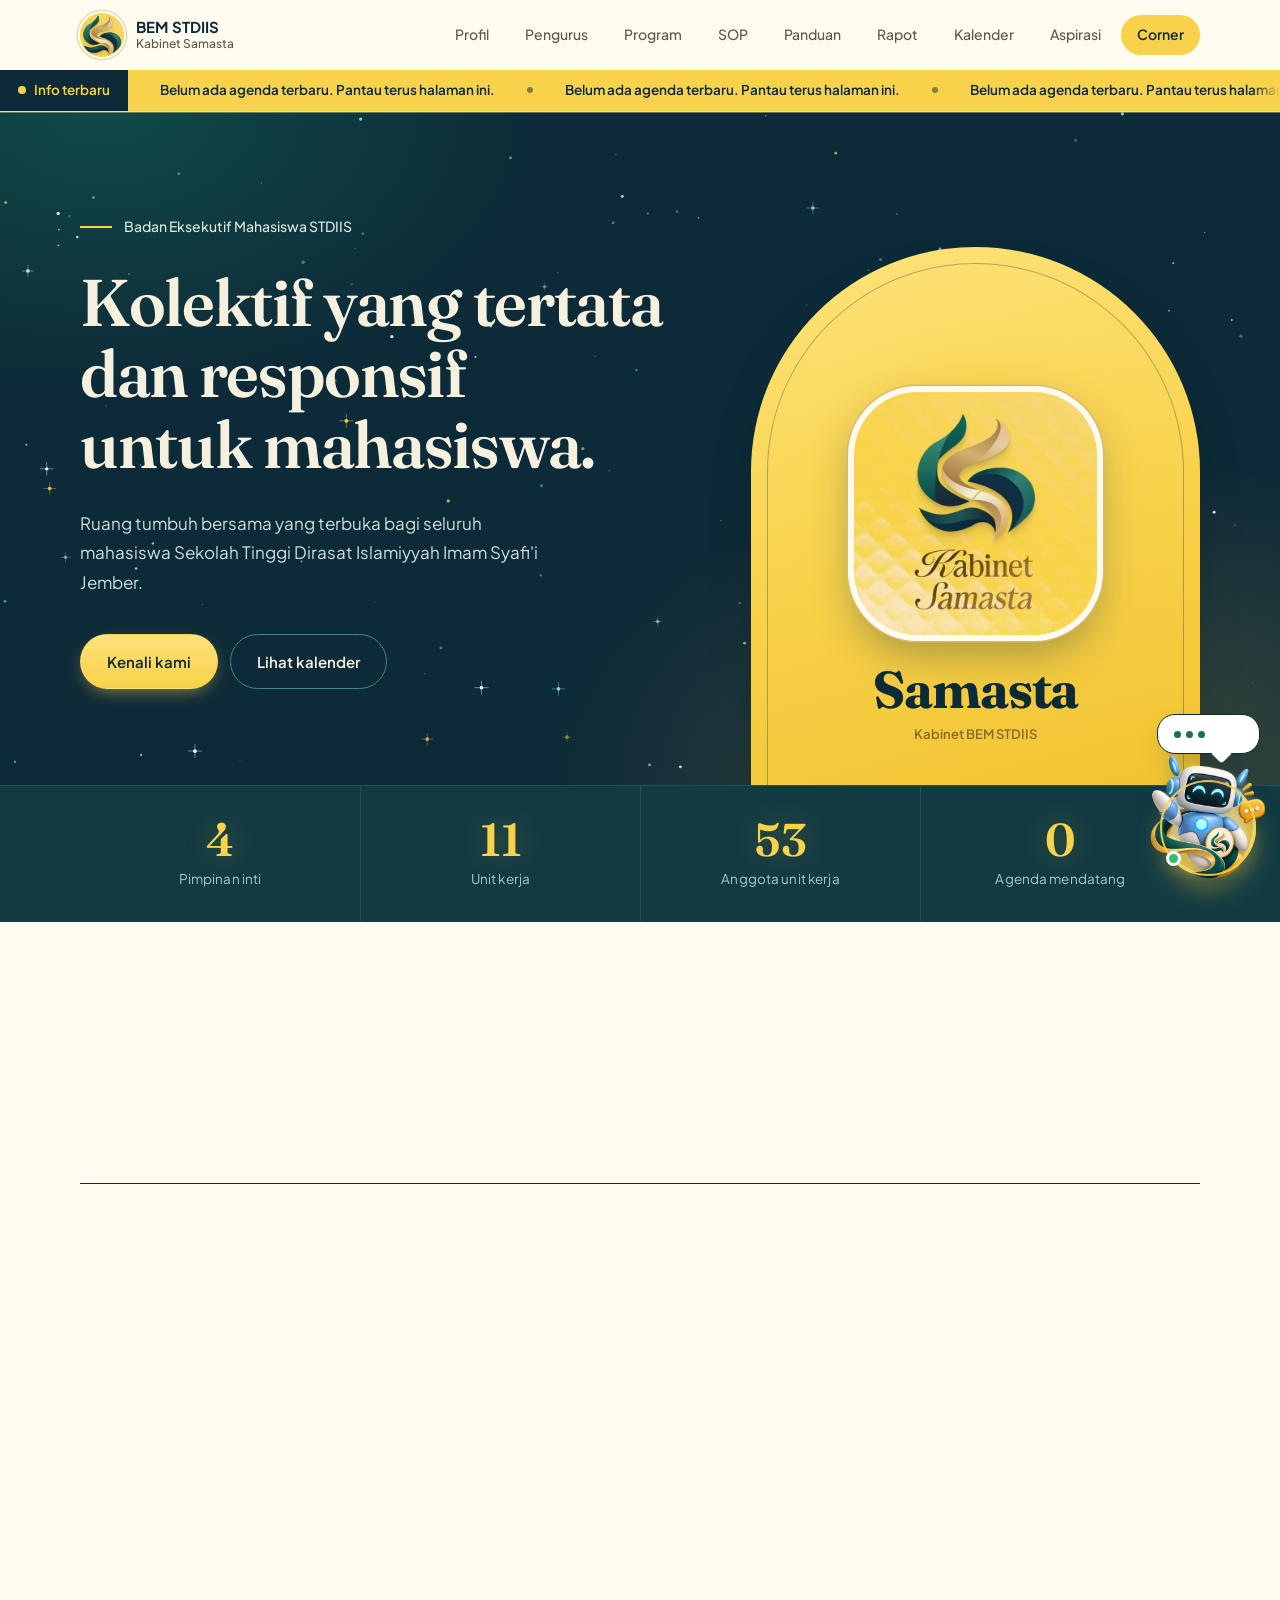
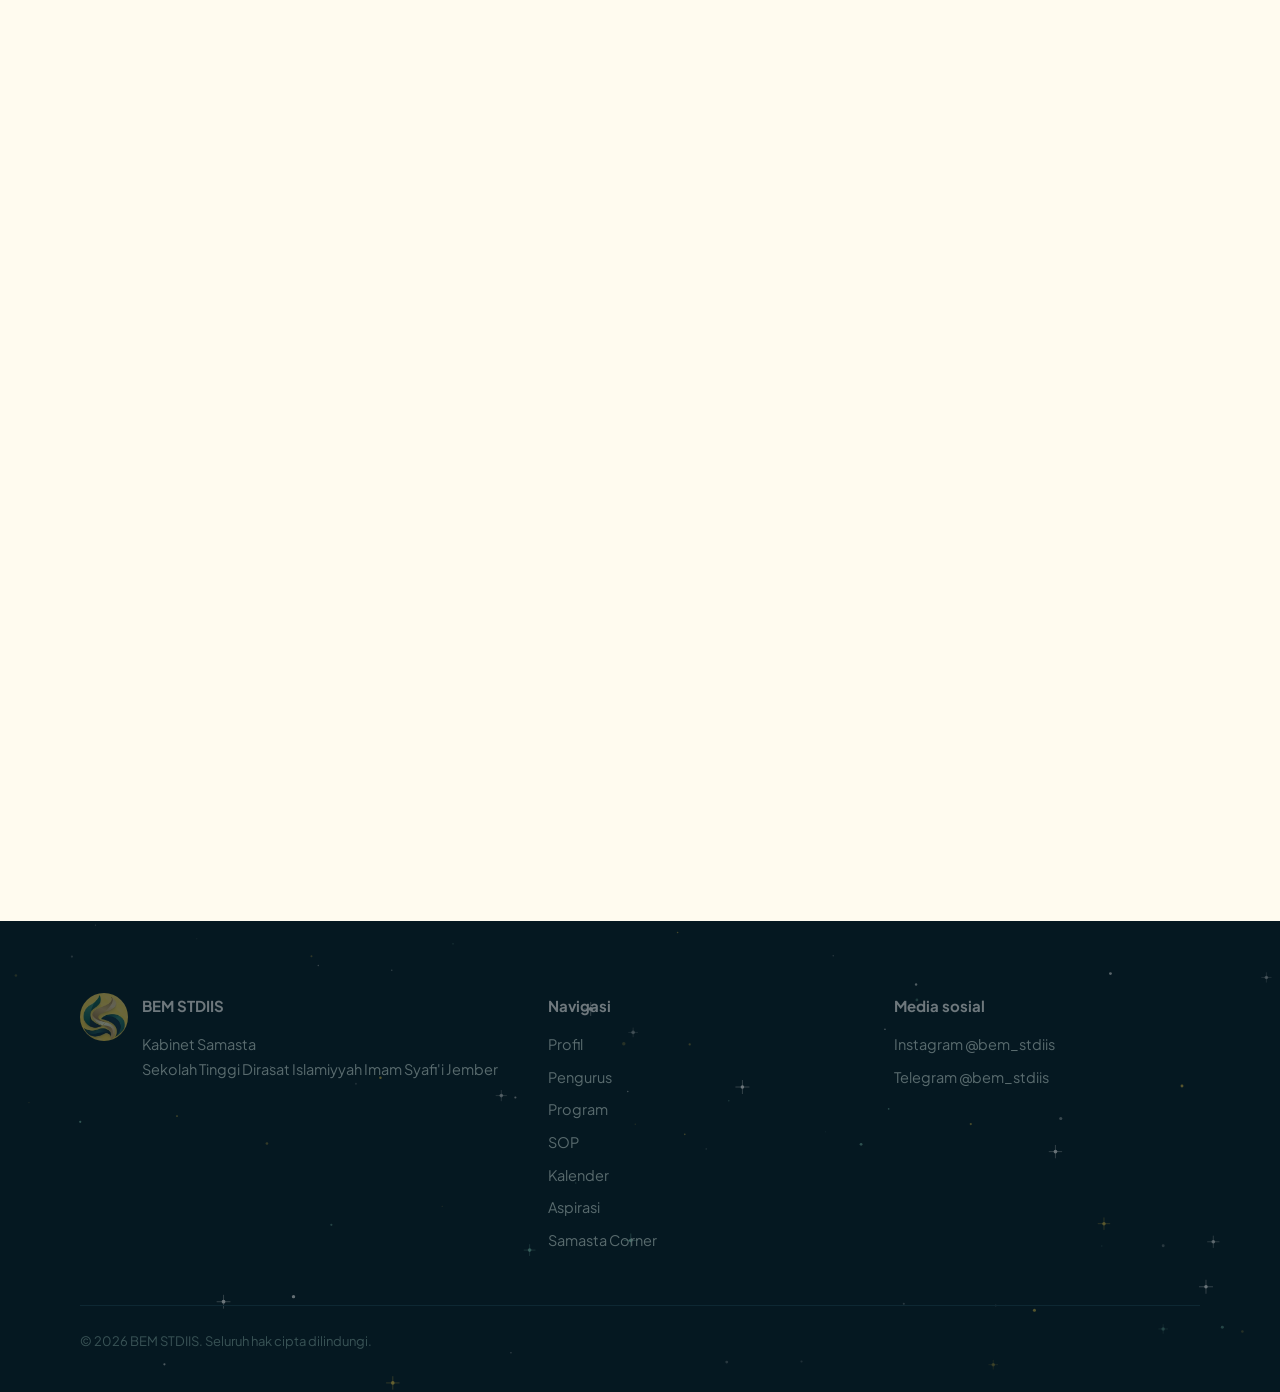
<file: index.html>
<!DOCTYPE html>
<html lang="id">
<head>
<meta charset="UTF-8">
<meta name="viewport" content="width=device-width, initial-scale=1, viewport-fit=cover">
<meta name="theme-color" content="#0d2a38">
<meta name="description" content="Website resmi BEM STDIIS (Sekolah Tinggi Dirasat Islamiyyah Imam Syafi'i Jember), Kabinet Samasta: profil, kepengurusan, program kerja, SOP, dan agenda kegiatan.">
<meta property="og:title" content="BEM STDIIS | Kabinet Samasta">
<meta property="og:description" content="Ruang aspirasi, kolaborasi, dan pengembangan mahasiswa.">
<meta property="og:type" content="website">
<meta property="og:image" content="logo.webp">
<title>BEM STDIIS | Kabinet Samasta</title>
<link rel="icon" type="image/webp" href="[data-uri]">
<link rel="preconnect" href="https://fonts.googleapis.com">
<link rel="preconnect" href="https://fonts.gstatic.com" crossorigin>
<link href="https://fonts.googleapis.com/css2?family=Fraunces:opsz,wght@9..144,500;9..144,600;9..144,700&family=Plus+Jakarta+Sans:wght@400;500;600;700&display=swap" rel="stylesheet">

<style>
:root{
  /* Logo Kabinet Samasta (tertanam langsung, tidak perlu file terpisah) */
  --logo:url("[data-uri]");
  --logo-mark:url("[data-uri]");
  --emerald:#14705a;--emerald-2:#1c5a4c;--champagne:#d9b872;--bronze:#8a6a2f;
  --glow:248,210,74;
  --ink:#0d2a38;--ink-2:#123a42;--indigo:#14705a;
  --paper:#fffbef;--sand:#f6efd3;--gold:#f8d24a;--gold-soft:#ffe27a;
  --muted:#5b5a48;--line:#e6dcb0;
  --serif:"Fraunces",Georgia,"Times New Roman",serif;
  --sans:"Plus Jakarta Sans",system-ui,-apple-system,"Segoe UI",Roboto,Arial,sans-serif;
  --arch:999px 999px 0 0;
  --r:20px;
  --shadow:0 1px 2px rgba(13,42,56,.06),0 8px 24px -12px rgba(13,42,56,.18);
  --ease:cubic-bezier(.2,.7,.2,1);
}
*{box-sizing:border-box;margin:0;padding:0}
html{scroll-padding-top:128px;-webkit-text-size-adjust:100%}
body{overflow-x:clip;font-family:var(--sans);color:var(--ink);background:var(--paper);line-height:1.7;font-size:16px;-webkit-font-smoothing:antialiased;text-rendering:optimizeLegibility}
a{color:inherit;text-decoration:none}
ul,ol{list-style:none}
button{font-family:inherit}
:focus-visible{outline:3px solid var(--gold);outline-offset:3px;border-radius:6px}
::selection{background:var(--gold);color:var(--ink)}
.wrap{width:min(1120px,calc(100% - 40px));margin-inline:auto}
.skip{position:absolute;left:16px;top:-60px;z-index:100;background:var(--ink);color:#fff;padding:10px 18px;border-radius:999px;font-weight:600;font-size:14px;transition:top .2s}
.skip:focus{top:12px}

/* ---------- Header ---------- */
.site-header{position:sticky;top:0;z-index:50;box-shadow:0 1px 0 rgba(217,184,114,.5);background:rgba(255,251,239,.9);-webkit-backdrop-filter:blur(12px);backdrop-filter:blur(12px);border-bottom:1px solid var(--line)}
.bar{display:flex;align-items:center;justify-content:space-between;height:70px;gap:20px}
.brand{display:flex;align-items:center;gap:12px}
.brand-mark{width:44px;height:44px;background:var(--logo-mark) center/cover,var(--gold);border-radius:50%;flex-shrink:0;box-shadow:0 0 0 2px var(--paper),0 0 0 3.5px var(--line)}
.brand b{display:block;font-size:15px;line-height:1.2;letter-spacing:.01em}
.brand small{display:block;font-size:12px;font-weight:500;color:var(--muted);line-height:1.3}
.nav{display:flex;gap:4px;font-size:14px;font-weight:500}
.nav a{padding:8px 16px;border-radius:999px;color:var(--muted);transition:background .2s,color .2s}
.nav a:hover{color:var(--ink);background:var(--sand)}
.nav a.active{color:var(--ink);background:var(--gold);font-weight:600}
.menu-btn{display:none;background:none;border:1px solid var(--line);border-radius:12px;width:44px;height:44px;cursor:pointer;color:var(--ink)}
.menu-btn span,.menu-btn span::before,.menu-btn span::after{display:block;width:18px;height:2px;background:currentColor;margin:auto;position:relative;border-radius:2px}
.menu-btn span::before,.menu-btn span::after{content:"";position:absolute;left:0}
.menu-btn span::before{top:-6px}.menu-btn span::after{top:6px}

/* Ticker */
.ticker{display:flex;background:var(--gold);color:var(--ink);font-size:13.5px;font-weight:600}
.ticker-label{background:var(--ink);color:var(--gold);padding:9px 18px;flex-shrink:0;position:relative;z-index:1;display:flex;align-items:center;gap:8px}
.ticker-label::before{content:"";width:8px;height:8px;border-radius:50%;background:var(--gold);animation:pulse 1.8s ease-in-out infinite}
.ticker-view{flex:1;overflow:hidden;-webkit-mask-image:linear-gradient(90deg,transparent,#000 28px,#000 calc(100% - 28px),transparent);mask-image:linear-gradient(90deg,transparent,#000 28px,#000 calc(100% - 28px),transparent)}
.ticker-track{display:inline-flex;white-space:nowrap;animation:marq 40s linear infinite;will-change:transform}
.ticker:hover .ticker-track,.ticker:focus-within .ticker-track{animation-play-state:paused}
.ticker-item{background:none;border:0;font:inherit;color:inherit;cursor:pointer;padding:9px 0 9px 32px;display:inline-flex;align-items:center}
.ticker-item::after{content:"";width:6px;height:6px;border-radius:50%;background:var(--ink);margin-left:32px;opacity:.5}
.ticker-item:hover{text-decoration:underline;text-underline-offset:3px}
@keyframes marq{to{transform:translateX(-50%)}}
@keyframes pulse{50%{transform:scale(1.7);opacity:.35}}

/* ---------- Hero ---------- */
.hero{position:relative;background:var(--ink);color:#f6f1de;overflow:hidden;isolation:isolate}
.hero::before{content:"";position:absolute;inset:0;z-index:-1;background:
  radial-gradient(60% 70% at 85% 100%,rgba(248,210,74,.20),transparent 70%),
  radial-gradient(50% 60% at 8% 0%,rgba(20,112,90,.45),transparent 70%)}
.hero-grid{display:grid;grid-template-columns:1.15fr .85fr;gap:64px;align-items:end;padding:96px 0 0}
.hero-copy{padding-bottom:96px}
.hero-tag{display:inline-flex;align-items:center;gap:12px;font-size:14px;font-weight:500;color:#dbe8e4;margin-bottom:28px}
.hero-tag::before{content:"";width:32px;height:2px;background:var(--gold)}
h1{font-family:var(--serif);font-weight:600;font-size:clamp(38px,5.6vw,66px);line-height:1.08;letter-spacing:-.02em;text-wrap:balance}
.lead{margin:28px 0 36px;max-width:480px;color:#cde0dc;font-size:17px;line-height:1.75}
.actions{display:flex;gap:12px;flex-wrap:wrap}
.btn{display:inline-flex;align-items:center;justify-content:center;gap:8px;padding:14px 26px;border-radius:999px;font-weight:600;font-size:15px;border:1.5px solid transparent;transition:transform .2s,background .2s,border-color .2s,color .2s}
.btn-gold{background:linear-gradient(180deg,#ffe27a,#f8d24a);color:var(--ink);box-shadow:0 6px 20px -8px rgba(var(--glow),.8)}
.btn-gold:hover{background:var(--gold-soft);transform:translateY(-2px);box-shadow:0 10px 26px -6px rgba(var(--glow),.9)}
.btn-line{border-color:#3f8a7a;color:#f6f1de}
.btn-line:hover{border-color:var(--gold);color:var(--gold);box-shadow:0 0 18px -4px rgba(var(--glow),.55)}
.arch{position:relative;background:linear-gradient(165deg,#fde37a 0%,#f8d24a 55%,#f1c332 100%);color:var(--ink);border-radius:var(--arch);aspect-ratio:5/6;display:flex;flex-direction:column;justify-content:flex-end;align-items:center;text-align:center;padding:0 28px 40px;box-shadow:0 30px 60px -30px rgba(0,0,0,.5)}
.arch::before{content:"";position:absolute;inset:16px 16px 0;border:1.5px solid rgba(13,42,56,.3);border-bottom:0;border-radius:var(--arch);pointer-events:none}
.logo-stage{position:relative;width:62%;aspect-ratio:1;margin-bottom:28px}
.arch-logo{position:relative;z-index:1;width:100%;height:100%;border-radius:26%;background:var(--logo) center/cover,var(--gold);box-shadow:0 0 0 6px var(--paper),0 0 0 7.5px var(--champagne),0 18px 40px rgba(13,42,56,.35)}
/* Cahaya dari belakang logo: hanya memudar masuk, tanpa gerakan */
.logo-glow{position:absolute;inset:-32%;z-index:0;pointer-events:none;border-radius:50%;opacity:0;transition:opacity 1.8s ease;
  background:radial-gradient(circle at 50% 50%,rgba(255,255,255,.96) 0%,rgba(255,249,214,.82) 24%,rgba(var(--glow),.5) 44%,rgba(var(--glow),.16) 58%,rgba(var(--glow),0) 70%)}
.arch.glow-on .logo-glow{opacity:1;animation:glowbreath 6s ease-in-out 1.8s infinite alternate}
@keyframes glowbreath{from{opacity:1}to{opacity:.7}}
.arch-title{font-family:var(--serif);font-weight:700;font-size:clamp(34px,4.4vw,52px);line-height:1;letter-spacing:-.02em}
.arch-sub{font-size:13px;font-weight:600;margin-top:8px;color:var(--bronze)}
.hero-grid>*{animation:rise .9s var(--ease) both}
.hero-grid>.arch{animation-delay:.15s}
@keyframes rise{from{opacity:0;transform:translateY(24px)}to{opacity:1;transform:none}}

/* Statistik */
.stats{background:var(--ink-2);color:#f6f1de;border-top:1px solid #21505a}
.stats ul{display:grid;grid-template-columns:repeat(4,minmax(0,1fr))}
.stats li{padding:30px 16px;border-left:1px solid #21505a;display:flex;flex-direction:column;align-items:center;justify-content:center;text-align:center;gap:4px}
.stats li:first-child{border-left:0}
.stats b{font-family:var(--serif);font-size:clamp(36px,4.2vw,46px);line-height:1.05;color:var(--gold);font-weight:600;font-variant-numeric:tabular-nums;display:inline-block;text-shadow:0 0 28px rgba(var(--glow),.28)}
.stats b.done{animation:statpop .45s var(--ease)}
@keyframes statpop{40%{transform:scale(1.1)}}
.stats span{font-size:13.5px;color:#a9cbc4;letter-spacing:.01em}

/* ---------- Sections ---------- */
section{padding:104px 0}
.alt{background:var(--sand)}
.sec-head{display:grid;grid-template-columns:minmax(0,1fr) minmax(0,1fr);gap:24px 48px;align-items:end;margin-bottom:56px}
h2{font-family:var(--serif);font-weight:600;font-size:clamp(30px,3.8vw,44px);line-height:1.15;letter-spacing:-.015em;text-wrap:balance}
.sec-head p{color:var(--muted);max-width:480px;justify-self:end}

/* Profil */
.vm{display:grid;grid-template-columns:minmax(0,1fr) minmax(0,1fr);gap:56px;border-top:1.5px solid var(--ink);padding-top:40px}
h3.label{font-size:15px;font-weight:700;color:var(--indigo);margin-bottom:18px}
.visi{font-family:var(--serif);font-weight:500;font-size:clamp(23px,2.7vw,31px);line-height:1.45;letter-spacing:-.005em;text-wrap:pretty}
.misi{counter-reset:m}
.misi li{counter-increment:m;display:grid;grid-template-columns:34px 1fr;gap:16px;padding:18px 0;border-bottom:1px solid var(--line);color:var(--muted);font-size:15.5px;line-height:1.65}
.misi li:first-child{padding-top:0}
.misi li:last-child{border-bottom:0}
.misi li::before{content:counter(m);width:34px;height:34px;border-radius:50%;background:var(--gold);color:var(--ink);font-weight:700;font-size:14px;display:grid;place-items:center}

/* Coming soon */
.soon{display:flex;gap:28px;align-items:center;border:1.5px dashed #d3c68f;border-radius:24px;padding:40px}
.soon i{width:60px;height:74px;background:var(--gold);border-radius:var(--arch);flex-shrink:0;box-shadow:inset 0 0 0 5px rgba(255,255,255,.35)}
.soon h3{font-family:var(--serif);font-size:26px;line-height:1.2;margin-bottom:6px}
.soon p{color:var(--muted);max-width:560px}

/* Pengurus */
.leaders{display:grid;grid-template-columns:repeat(4,minmax(0,1fr));gap:20px;margin-bottom:64px}
.leader{background:var(--paper);border:1px solid var(--line);border-top:4px solid var(--gold);border-radius:var(--r);padding:24px 24px 26px;box-shadow:var(--shadow);min-width:0}
.leader p{color:var(--muted);font-size:14px;font-weight:500;margin-bottom:6px}
.leader h4{font-family:var(--serif);font-size:23px;line-height:1.25;overflow-wrap:anywhere;text-wrap:balance}
.org-title{font-size:15px;font-weight:700;color:var(--indigo);padding-bottom:12px;border-bottom:1.5px solid var(--ink);margin-bottom:24px}
.org-title:not(:first-child){margin-top:56px}
.units{display:flex;flex-direction:column;gap:12px}
.unit{background:var(--paper);border:1px solid var(--line);border-radius:16px;box-shadow:var(--shadow);transition:border-color .2s}
.unit[open]{border-color:var(--ink)}
.unit summary{display:flex;align-items:center;gap:16px;padding:20px 24px;cursor:pointer;list-style:none;border-radius:16px}
.unit summary::-webkit-details-marker{display:none}
.unit summary:hover{background:rgba(248,210,74,.12)}
.unit summary:focus-visible{outline-offset:-3px}
.u-name{flex:1;min-width:0;font-family:var(--serif);font-size:19px;line-height:1.3;font-weight:600}
.unit-meta{font-size:13px;color:var(--indigo);font-weight:600;white-space:nowrap;background:var(--sand);padding:4px 12px;border-radius:999px}
.chev{width:10px;height:10px;border-right:2px solid var(--ink);border-bottom:2px solid var(--ink);transform:rotate(45deg) translate(-2px,-2px);transition:transform .25s var(--ease);flex-shrink:0;margin:0 4px 0 2px}
.unit[open] .chev{transform:rotate(-135deg) translate(-2px,-2px)}
.u-body{padding:4px 24px 22px;border-top:1px solid var(--line);margin:0 24px;padding-left:0;padding-right:0}
.u-body ol{counter-reset:u;display:grid;grid-template-columns:repeat(2,minmax(0,1fr));column-gap:32px}
.u-body li{counter-increment:u;display:grid;grid-template-columns:28px minmax(0,1fr);gap:8px;padding:11px 0;border-bottom:1px solid var(--line);font-size:15px;line-height:1.5}
.u-body li::before{content:counter(u);color:var(--muted);font-size:13px;font-variant-numeric:tabular-nums}

/* SOP (siap dipakai nanti) */
.doc{display:grid;grid-template-columns:auto 1fr auto;gap:22px;align-items:center;padding:22px 0;border-bottom:1px solid var(--line)}
.doc-ico{width:44px;height:52px;background:var(--paper);border:1.5px solid var(--ink);border-radius:6px;display:grid;place-items:end center;padding-bottom:6px;font-size:11px;font-weight:700;position:relative}
.doc-ico::after{content:"";position:absolute;top:-1.5px;right:-1.5px;width:14px;height:14px;background:var(--gold);border-left:1.5px solid var(--ink);border-bottom:1.5px solid var(--ink);border-radius:0 6px 0 6px}
.doc h3{font-size:17px;font-weight:700;line-height:1.35}
.doc p{color:var(--muted);font-size:14.5px}
.status{font-size:13px;font-weight:600;padding:8px 16px;border-radius:999px;border:1.5px solid var(--line);color:var(--muted);white-space:nowrap}
a.status{background:var(--ink);border-color:var(--ink);color:#fff;transition:background .2s,color .2s,border-color .2s}
a.status:hover{background:var(--gold);border-color:var(--gold);color:var(--ink)}

/* Kalender */
.cal-wrap{display:grid;grid-template-columns:minmax(0,1.1fr) minmax(0,.9fr);gap:24px;align-items:start}
.cal{background:#fff;border:1px solid var(--line);border-radius:24px;padding:28px;box-shadow:var(--shadow)}
.cal-head{display:flex;align-items:center;justify-content:space-between;margin-bottom:20px}
.cal-head h3{font-family:var(--serif);font-size:24px}
.cal-nav{width:42px;height:42px;border-radius:50%;border:1.5px solid var(--ink);background:var(--paper);font-size:20px;line-height:1;cursor:pointer;color:var(--ink);transition:background .2s}
.cal-nav:hover{background:var(--gold)}
.cal-grid{display:grid;grid-template-columns:repeat(7,minmax(0,1fr));gap:6px}
.dow{text-align:center;font-size:12.5px;font-weight:700;color:var(--muted);padding:6px 0}
.day{position:relative;min-height:56px;border-radius:14px;border:1.5px solid transparent;background:var(--paper);font:inherit;font-weight:600;font-size:15px;color:var(--ink);cursor:pointer;transition:background .2s,border-color .2s,color .2s}
.day:hover{background:var(--sand)}
.day:focus-visible{outline-offset:1px}
.day.today{border-color:var(--ink)}
.day.sel{background:var(--ink);color:#fff}
.day.has::after{content:"";position:absolute;bottom:8px;left:50%;width:7px;height:7px;margin-left:-3.5px;border-radius:50%;background:var(--gold)}
.cal-foot{display:flex;justify-content:space-between;align-items:center;gap:12px;flex-wrap:wrap;margin-top:20px;padding-top:16px;border-top:1px solid var(--line);font-size:13px;color:var(--muted)}
.cal-foot i{display:inline-block;width:8px;height:8px;border-radius:50%;background:var(--gold);margin-right:8px}
.link-btn{background:none;border:0;font:inherit;font-weight:700;font-size:13.5px;color:var(--ink);text-decoration:underline;text-underline-offset:4px;cursor:pointer}
.panel{background:var(--ink);color:#f6f1de;border-radius:24px;padding:32px;position:sticky;top:140px}
.panel-date{font-size:14px;color:var(--gold);font-weight:600;margin-bottom:20px}
.ev{padding:20px 0;border-top:1px solid #21505a}
.ev:first-child{border-top:0;padding-top:0}
.ev h4{font-family:var(--serif);font-size:22px;line-height:1.3;margin-bottom:10px;text-wrap:balance}
.badge{display:inline-block;background:var(--gold);color:var(--ink);font-size:12px;font-weight:700;padding:2px 12px;border-radius:999px;margin-bottom:12px}
.ev dl{display:grid;grid-template-columns:auto 1fr;gap:2px 16px;font-size:14px;color:#dbe8e4;margin-bottom:10px}
.ev dt{color:#8fb8b0}
.ev p{font-size:14.5px;color:#cde0dc}
.empty{color:#cde0dc;font-size:15px}
.empty .link-btn{color:var(--gold);display:block;margin-top:14px;text-align:left}

/* Footer */
footer{background:#071b24;color:#cde0dc;padding:72px 0 32px}
.foot{display:grid;grid-template-columns:1.4fr 1fr 1fr;gap:40px;padding-bottom:44px;border-bottom:1px solid #1a4150}
.foot-brand{display:flex;gap:14px;align-items:flex-start}
.foot-brand .brand-mark{width:48px;height:48px;box-shadow:none}
footer h4{color:#fff;font-size:15px;margin-bottom:14px}
footer p,footer li{font-size:14.5px;margin-bottom:8px}
footer a{transition:color .2s}
footer a:hover{color:var(--gold)}
.copy{padding-top:24px;font-size:13px;color:#7fa5a0}

/* Interaksi klik */
@keyframes bounce{0%{transform:scale(1)}28%{transform:scale(.9)}58%{transform:scale(1.06)}78%{transform:scale(.98)}100%{transform:scale(1)}}
.pop{animation:bounce .45s cubic-bezier(.34,1.56,.64,1)}
.btn:active,.cal-nav:active,.day:active{transform:scale(.93)}


/* ---------- Efek cahaya: hanya di sekeliling tombol yang diklik ---------- */
.btn,.nav a,.cal-nav,.ticker-item,.menu-btn,a.status,.brand,.link-btn,.day,.unit summary,.chip,.sp-card,.sp-back,.sp-toc a,.sp-pn a{position:relative;-webkit-tap-highlight-color:transparent}
.lit{animation:halo .8s ease-out}
@keyframes halo{0%{box-shadow:0 0 0 0 rgba(var(--glow),.85),0 0 0 0 rgba(var(--glow),.5)}
  40%{box-shadow:0 0 0 5px rgba(var(--glow),.55),0 0 30px 8px rgba(var(--glow),.6)}
  100%{box-shadow:0 0 0 12px rgba(var(--glow),0),0 0 50px 20px rgba(var(--glow),0)}}
/* ===== Pusat SOP ===== */
:root{color-scheme:light;box-sizing:border-box;padding-top:env(safe-area-inset-top,0px);padding-bottom:env(safe-area-inset-bottom,0px)}
#home[hidden],#sop-app[hidden],.sp-hide{display:none}
.sp-teaser{flex-wrap:wrap}.sp-teaser>div{flex:1;min-width:240px}
.sp-top{background:var(--sand);padding:40px 0 22px;border-bottom:1px solid var(--line)}
.sp-crumb{font-size:13.5px;color:var(--muted);margin-bottom:16px}.sp-crumb a{text-decoration:underline;text-underline-offset:3px}
.sp-top h1{font-size:clamp(32px,4.4vw,48px)}.sp-lead{color:var(--muted);max-width:560px;margin:10px 0 22px}
.sp-search{display:flex;align-items:center;gap:12px;background:#fff;border:1.5px solid var(--ink);border-radius:999px;padding:0 20px;max-width:640px;box-shadow:var(--shadow);transition:box-shadow .2s}
.sp-search:focus-within{box-shadow:0 0 0 4px rgba(var(--glow),.5)}
.sp-search input{flex:1;min-width:0;border:0;background:none;font:inherit;font-size:16px;padding:15px 0;color:var(--ink);outline:0}
.sp-abbr{font-size:13px;color:var(--muted);margin-top:12px}
.sp-chips{display:flex;align-items:center;gap:8px;overflow-x:auto;padding:20px 20px 8px;margin:0 -20px;scroll-snap-type:x proximity;scrollbar-width:thin;-webkit-mask-image:linear-gradient(90deg,transparent,#000 20px,#000 calc(100% - 28px),transparent);mask-image:linear-gradient(90deg,transparent,#000 20px,#000 calc(100% - 28px),transparent)}
.sp-gl{flex:none;font-size:12.5px;font-weight:700;color:var(--indigo);padding-left:14px;margin-left:6px;border-left:2px solid var(--gold);white-space:nowrap}
.chip{flex:none;scroll-snap-align:center;display:inline-flex;align-items:center;gap:8px;border:1.5px solid var(--line);background:var(--paper);border-radius:999px;padding:9px 16px;font:600 14px var(--sans);color:var(--ink);cursor:pointer;white-space:nowrap;transition:background .2s,border-color .2s,color .2s}
.chip small{font-weight:500;font-size:12.5px;color:var(--muted)}.chip em{font-style:normal;font-size:12px;background:var(--sand);border-radius:999px;padding:1px 8px;color:var(--indigo)}
.chip:hover{border-color:var(--ink)}.chip[aria-pressed=true]{background:var(--ink);border-color:var(--ink);color:#fff}
.chip[aria-pressed=true] small{color:#cde0dc}.chip[aria-pressed=true] em{background:var(--gold);color:var(--ink)}
.sp-res{padding:32px 0 96px}.sp-bar{display:flex;justify-content:space-between;align-items:baseline;gap:16px;border-bottom:1.5px solid var(--ink);padding-bottom:12px}
.sp-bar h2{font-size:clamp(22px,3vw,30px)}.sp-bar span{font-size:14px;color:var(--muted);white-space:nowrap}
.sp-gh{font:700 15px var(--sans);color:var(--indigo);margin:30px 0 0}.sp-gh small{font-weight:500;color:var(--muted)}
.sp-cards{display:grid;grid-template-columns:repeat(auto-fill,minmax(300px,1fr));gap:14px;margin-top:14px}
.sp-card{display:flex;flex-direction:column;gap:6px;background:var(--paper);border:1px solid var(--line);border-left:4px solid var(--gold);border-radius:16px;padding:18px 20px;box-shadow:var(--shadow);transition:border-color .2s,transform .2s}
.sp-card:hover{border-color:var(--ink);transform:translateY(-2px)}.sp-code{font-size:12.5px;font-weight:700;color:var(--bronze);letter-spacing:.02em}
.sp-card b{font-family:var(--serif);font-size:18px;line-height:1.3}
.sp-card p{font-size:14px;color:var(--muted);line-height:1.55;display:-webkit-box;-webkit-line-clamp:3;-webkit-box-orient:vertical;overflow:hidden}
.sp-tags{display:flex;gap:6px;flex-wrap:wrap;margin-top:auto;padding-top:6px}.sp-tags i{font-style:normal;font-size:12px;font-weight:600;background:var(--sand);color:var(--indigo);border-radius:999px;padding:2px 10px}
mark{background:var(--gold-soft);color:inherit;border-radius:3px}.sp-empty{padding:48px 0;color:var(--muted)}.sp-empty .link-btn{display:block;margin-top:12px}
.sp-doc{padding:28px 0 96px}.sp-back{display:inline-flex;gap:8px;font-weight:600;font-size:14.5px;margin-bottom:20px;padding:8px 18px;border:1.5px solid var(--line);border-radius:999px;background:var(--paper);transition:background .2s}.sp-back:hover{background:var(--gold)}
.sp-dh{background:var(--ink);color:#f6f1de;border-radius:24px;padding:36px;position:relative;overflow:hidden;isolation:isolate}
.sp-dh::before{content:"";position:absolute;z-index:-1;right:-70px;top:-70px;width:260px;height:260px;border-radius:50%;background:radial-gradient(circle,rgba(var(--glow),.28),transparent 70%)}
.sp-dh .sp-code{display:inline-block;background:var(--gold);color:var(--ink);border-radius:999px;padding:3px 14px;font-size:13px}
.sp-dh h2{color:#fff;margin:14px 0 18px;max-width:780px}.sp-meta{display:flex;flex-wrap:wrap;gap:8px}
.sp-meta span,.sp-meta a{font-size:13px;border:1px solid #3f8a7a;border-radius:999px;padding:4px 14px;color:#dbe8e4}.sp-meta a:hover{border-color:var(--gold);color:var(--gold)}.sp-meta b{color:var(--gold);font-weight:600}
.sp-goal{margin-top:20px;max-width:760px;color:#cde0dc;font-size:15.5px}
.sp-layout{display:grid;grid-template-columns:236px minmax(0,1fr);gap:48px;margin-top:40px;align-items:start}
.sp-toc{position:sticky;top:150px;max-height:calc(100vh - 170px);overflow:auto;font-size:14px}
.sp-toc h4{font-size:13px;color:var(--indigo);margin:14px 12px 4px}.sp-toc h4:first-child{margin-top:0}
.sp-toc a{display:flex;gap:10px;padding:7px 12px;border-radius:10px;color:var(--muted);line-height:1.4}.sp-toc a b{width:22px;flex:none;color:var(--bronze)}
.sp-toc a:hover{background:var(--sand);color:var(--ink)}.sp-toc a.on{background:var(--gold);color:var(--ink);font-weight:600}.sp-toc a.on b{color:var(--ink)}
.sp-sec{padding:0 0 36px;margin-bottom:36px;border-bottom:1px solid var(--line);scroll-margin-top:140px}
.sp-sec h3{display:flex;gap:14px;align-items:center;font-family:var(--serif);font-size:24px;line-height:1.25;margin-bottom:16px}
.sp-sec h3 b{flex:none;min-width:36px;height:36px;border-radius:50%;background:var(--gold);display:grid;place-items:center;font:700 14px var(--sans)}
.sp-sec p{margin-bottom:12px;max-width:72ch}
.sp-ul li{position:relative;padding:8px 0 8px 24px;border-bottom:1px dashed var(--line);font-size:15.5px}
.sp-ul li::before{content:"";position:absolute;left:3px;top:17px;width:8px;height:8px;border-radius:50%;background:var(--gold)}
.sp-ul.warn li::before{background:var(--bronze)}.sp-ul.ok li::before{background:none;border:solid var(--emerald);border-width:0 2px 2px 0;border-radius:0;width:6px;height:11px;top:10px;left:4px;transform:rotate(45deg)}
.sp-note{background:var(--sand);border-left:4px solid var(--gold);border-radius:0 12px 12px 0;padding:12px 16px;font-size:14.5px}
.sp-tw{overflow-x:auto;border:1px solid var(--line);border-radius:14px;margin:12px 0;background:#fff}.sp-tw table{border-collapse:collapse;width:100%;min-width:520px;font-size:14.5px}
.sp-tw th{background:var(--ink);color:#fff;text-align:left;padding:10px 14px;font-weight:600;font-size:13.5px}.sp-tw td{padding:10px 14px;border-top:1px solid var(--line);vertical-align:top;line-height:1.55}.sp-tw td:first-child{font-weight:600}
.raci{display:inline-grid;place-items:center;width:28px;height:28px;border-radius:50%;font-weight:700;font-size:13px;background:var(--sand)}.raci-A{background:var(--ink);color:#fff}.raci-R{background:var(--gold)}.raci-C{background:#cfe6dd;color:var(--emerald-2)}
.sp-steps li{display:grid;grid-template-columns:40px minmax(0,1fr);gap:18px;padding-bottom:20px;position:relative}
.sp-steps li::after{content:"";position:absolute;left:19px;top:42px;bottom:2px;width:2px;background:var(--line)}.sp-steps li:last-child::after{display:none}
.sp-sn{width:40px;height:40px;border-radius:50%;background:var(--ink);color:var(--gold);display:grid;place-items:center;font:700 15px var(--serif)}
.sp-sc{background:var(--paper);border:1px solid var(--line);border-radius:16px;padding:16px 20px;box-shadow:var(--shadow)}.sp-sc h4{font-family:var(--serif);font-size:18px;line-height:1.3;margin-bottom:4px}.sp-sc p{font-size:15px;color:var(--muted);margin:0 0 12px}
.sp-sc dl{display:grid;grid-template-columns:repeat(2,minmax(0,1fr));gap:10px 20px;font-size:13.5px}.sp-sc dt{color:var(--bronze);font-weight:700;font-size:12.5px}.sp-sc dd{margin:0}
.sp-def>div{display:grid;grid-template-columns:minmax(0,220px) minmax(0,1fr);gap:16px;padding:12px 0;border-bottom:1px dashed var(--line)}.sp-def dt{font-weight:700}.sp-def dd{margin:0;color:var(--muted)}
.sp-flow{display:flex;flex-wrap:wrap;gap:8px 6px;align-items:center}.sp-flow span{background:var(--sand);border:1px solid var(--line);border-radius:999px;padding:6px 14px;font-size:14px;font-weight:600}.sp-flow i{font-style:normal;color:var(--bronze);font-weight:700}
.sp-ck{display:flex;gap:12px;align-items:flex-start;padding:10px 0;border-bottom:1px dashed var(--line);cursor:pointer;font-size:15px}.sp-ck input{width:20px;height:20px;accent-color:var(--emerald);margin-top:3px;flex:none}.sp-ck input:checked+span{color:var(--muted);text-decoration:line-through}
.sp-pn{display:grid;grid-template-columns:1fr 1fr;gap:14px}.sp-pn a{border:1px solid var(--line);border-radius:16px;padding:16px 20px;background:var(--paper);transition:border-color .2s}.sp-pn a:hover{border-color:var(--ink)}.sp-pn a:last-child{text-align:right}.sp-pn small{display:block;color:var(--muted);font-size:12.5px}.sp-pn b{font-family:var(--serif);font-size:16px;line-height:1.3}
abbr{text-decoration:underline dotted;text-underline-offset:3px;cursor:help}.sp-x{color:var(--emerald);font-weight:600;text-decoration:underline;text-underline-offset:3px}
@media (max-width:900px){.sp-layout{grid-template-columns:minmax(0,1fr);gap:24px}.sp-toc{position:static;display:flex;gap:6px;overflow-x:auto;max-height:none}.sp-toc h4{display:none}.sp-toc a{flex:none;white-space:nowrap;border:1px solid var(--line)}.sp-dh{padding:26px}}
@media (max-width:560px){.sp-sc dl,.sp-def>div,.sp-pn{grid-template-columns:minmax(0,1fr)}.sp-def>div{gap:2px}.sp-cards{grid-template-columns:minmax(0,1fr)}.sp-steps li{grid-template-columns:32px minmax(0,1fr);gap:12px}.sp-sn{width:32px;height:32px;font-size:13px}.sp-steps li::after{left:15px;top:34px}.sp-sec h3{font-size:21px}}

.sp-dl{margin-top:22px}.sp-dl svg{flex:none}.sp-dlmsg{margin-top:12px;font-size:14px;color:#ffe27a;max-width:560px}

@media print{.site-header,footer,.sp-top,.sp-back,.sp-toc,.sp-pn{display:none!important}.sp-dh{background:#fff;color:#000;border:1px solid #000}.sp-dh h2,.sp-goal{color:#000}}
/* ---------- Responsive ---------- */
@media (max-width:900px){
  section{padding:72px 0}
  .hero-grid{grid-template-columns:1fr;gap:48px;padding-top:60px}
  .hero-copy{padding-bottom:0}
  .arch{max-width:380px;width:100%;margin-inline:auto}
  .sec-head,.foot,.vm{grid-template-columns:1fr;gap:32px}
  .sec-head{gap:16px;margin-bottom:40px}
  .sec-head p{justify-self:start}
  .leaders{grid-template-columns:repeat(2,minmax(0,1fr))}
  .cal-wrap{grid-template-columns:1fr}
  .panel{position:static}
  .stats ul{grid-template-columns:repeat(2,minmax(0,1fr))}
  .stats li:nth-child(odd){border-left:0}
  .stats li:nth-child(n+3){border-top:1px solid #21505a}
}
@media (max-width:760px){
  .menu-btn{display:block}
  .nav{position:absolute;z-index:5;top:70px;left:0;right:0;box-shadow:0 20px 30px -20px rgba(13,42,56,.25);flex-direction:column;background:var(--paper);padding:12px 20px 20px;border-bottom:1px solid var(--line);display:none}
  .nav.open{display:flex}
  .nav a{padding:12px 14px}
}
@media (max-width:600px){
  .u-body ol{grid-template-columns:minmax(0,1fr)}
  .unit summary{padding:16px 18px;gap:12px}
  .u-name{font-size:17px}
  .u-body{margin:0 18px}
  .soon{flex-direction:column;align-items:flex-start;padding:28px}
  .cal{padding:16px}
  .day{min-height:46px;font-size:14px;border-radius:10px}
  .cal-grid{gap:4px}
  .ticker-label{padding:9px 12px}
  .panel{padding:26px}
}
@media (max-width:560px){
  .doc{grid-template-columns:auto 1fr}
  .doc .status{grid-column:1/-1;justify-self:start}
  .leaders{grid-template-columns:minmax(0,1fr)}
  .unit-meta{font-size:12px;padding:3px 10px}
}
@media (prefers-reduced-motion:reduce){
  html{scroll-behavior:auto}
  *,*::before,*::after{animation:none!important;transition:none!important}
  .ticker-view{overflow-x:auto}
}

/* ===== Buku panduan ===== */
.pd-grid{display:grid;grid-template-columns:repeat(auto-fill,minmax(260px,1fr));gap:14px;margin-bottom:8px}
.pd-card{display:flex;flex-direction:column;gap:14px;background:var(--paper);border:1px solid var(--line);border-radius:18px;padding:20px;box-shadow:var(--shadow);transition:border-color .2s,transform .25s var(--ease)}
.pd-card:hover{border-color:var(--ink);transform:translateY(-3px)}
.pd-top{display:flex;gap:14px;align-items:center}
.pd-ic{flex:none;width:48px;height:48px;border-radius:14px;background:var(--gold);color:var(--ink);display:grid;place-items:center}
.pd-card small{display:block;font-size:12.5px;color:var(--muted);font-weight:600}
.pd-card h4{font-family:var(--serif);font-size:19px;line-height:1.25}
.pd-dl{margin-top:auto;align-self:flex-start;padding:10px 20px;font-size:14.5px;gap:8px}
.pd-msg{font-size:13.5px;color:var(--bronze);line-height:1.5}
/* ===== Animasi scroll ===== */
:root{--rvy:30px}
html[data-dir=up]{--rvy:-30px}
.rv{opacity:0}
.rv.in{animation:rv .75s var(--ease) both;animation-delay:var(--d,0s)}
.rv-z.in{animation-name:rvz}.rv-l.in{animation-name:rvl}.rv-r.in{animation-name:rvr}
@keyframes rv{from{opacity:0;translate:0 var(--rvy)}to{opacity:1;translate:0 0}}
@keyframes rvz{from{opacity:0;scale:.92;translate:0 calc(var(--rvy)*.6)}to{opacity:1;scale:1;translate:0 0}}
@keyframes rvl{from{opacity:0;translate:-38px 0}to{opacity:1;translate:0 0}}
@keyframes rvr{from{opacity:0;translate:38px 0}to{opacity:1;translate:0 0}}
.sp-progress{position:fixed;left:0;top:0;height:3px;width:100%;z-index:100;transform-origin:0 50%;transform:scaleX(var(--p,0));background:linear-gradient(90deg,var(--gold),var(--bronze));pointer-events:none}
.site-header{transition:box-shadow .3s,background .3s}
.site-header.scrolled{box-shadow:0 10px 26px -14px rgba(13,42,56,.38)}
.brand-mark{transition:transform .35s var(--ease)}.site-header.scrolled .brand-mark{transform:scale(.86)}
.arch-title,.arch-sub{position:relative;z-index:1}
.nav a:hover{transform:translateY(-1px)}
@keyframes navin{from{opacity:0;translate:0 -8px}to{opacity:1;translate:0 0}}
@media (max-width:760px){.nav.open a{animation:navin .38s var(--ease) backwards}.nav.open a:nth-child(2){animation-delay:.04s}.nav.open a:nth-child(3){animation-delay:.08s}.nav.open a:nth-child(4){animation-delay:.12s}.nav.open a:nth-child(5){animation-delay:.16s}.nav.open a:nth-child(6){animation-delay:.2s}}
@keyframes viewin{from{opacity:0;translate:0 14px}}
@keyframes pagein{from{opacity:0}}
#sp-listview:not([hidden]),#sp-docview:not([hidden]){animation:pagein .25s var(--ease) backwards}
@media (prefers-reduced-motion:reduce){.rv{opacity:1!important}.sp-progress{display:none}}
@media print{.rv{opacity:1!important}.sp-progress{display:none}}

/* ===== Fokus bagian: bagian lain meredup saat satu bagian sedang dibaca ===== */
:root{--dim:.58;--dim-rgb:6,24,32;--dim-t:.7s}
#home>section,#home>.stats,footer{position:relative}
#home>.hero::after,#home>.stats::after,#home>section::after,footer::after{content:"";position:absolute;inset:0;z-index:20;pointer-events:none;background:rgb(var(--dim-rgb));opacity:0;transition:opacity var(--dim-t) cubic-bezier(.4,0,.2,1)}
html.focus-on .is-dim::after{opacity:var(--dim)}
@media (max-width:760px){:root{--dim:.5}}
@media print{#home>.hero::after,#home>.stats::after,#home>section::after,footer::after{display:none}}

/* ===== Sampul buku ===== */
.pd-cover{position:relative;aspect-ratio:3/4;border-radius:6px 14px 14px 6px;background:linear-gradient(160deg,#14404f 0%,var(--ink) 72%);color:#fdf3cf;padding:22px 18px 18px 28px;display:flex;flex-direction:column;overflow:hidden;box-shadow:0 18px 30px -16px rgba(13,42,56,.55),inset 7px 0 0 rgba(0,0,0,.2),inset 9px 0 0 rgba(255,255,255,.07);transition:transform .35s var(--ease),box-shadow .35s}
.pd-cover::before{content:"";position:absolute;inset:10px 10px 10px 20px;border:1.5px solid rgba(217,184,114,.55);border-radius:3px 9px 9px 3px;pointer-events:none}
.pd-mark{width:38px;height:38px;border-radius:50%;background:var(--logo-mark) center/cover,var(--gold);box-shadow:0 0 0 2px rgba(255,255,255,.85);flex:none}
.pd-cover small{margin-top:14px;font:700 10.5px var(--sans);letter-spacing:.18em;color:var(--gold)}
.pd-kick{margin-top:auto;font:600 13px var(--sans);color:#cde0dc}
.pd-cover h4{font-family:var(--serif);font-size:clamp(20px,2.4vw,25px);line-height:1.15;color:#fff;margin-top:2px;overflow-wrap:anywhere}
.pd-foot{font-style:normal;font-size:10.5px;color:#9fc3bc;margin-top:12px}
.pd-ribbon{position:absolute;top:16px;right:-36px;transform:rotate(38deg);background:var(--gold);color:var(--ink);font:700 10px var(--sans);padding:3px 40px;z-index:1}
.pd-books{display:grid;grid-template-columns:repeat(auto-fill,minmax(190px,1fr));gap:26px 18px;margin-top:16px}
.pd-book{display:flex;flex-direction:column;gap:12px}
.pd-book:hover .pd-cover{transform:translateY(-6px) rotate(-.6deg);box-shadow:0 26px 36px -18px rgba(13,42,56,.6),inset 7px 0 0 rgba(0,0,0,.2),inset 9px 0 0 rgba(255,255,255,.07)}
.pd-book.na .pd-cover{filter:saturate(.35) brightness(.85)}
.pd-act{display:flex;gap:8px}.pd-act .btn{flex:1;min-width:0;justify-content:center;text-align:center;padding:9px 10px;font-size:14px}
.pd-act .btn{align-self:stretch;margin-top:0}
.pd-open{background:transparent;border:1.5px solid var(--ink);color:var(--ink)}.pd-open:hover{background:var(--sand)}
.pd-act .btn[aria-disabled=true]{opacity:.5;pointer-events:none;box-shadow:none}
.pd-teaser{display:flex;flex-wrap:wrap;gap:28px 36px;align-items:center;background:var(--paper);border:1px solid var(--line);border-radius:24px;padding:28px;box-shadow:var(--shadow)}
.pd-teaser .pd-cover{width:170px;flex:none}.pd-teaser>div:last-child{flex:1;min-width:240px}
.pd-teaser h3{font-family:var(--serif);font-size:clamp(22px,3vw,28px);margin-bottom:8px}.pd-teaser p{color:var(--muted);max-width:520px;margin-bottom:18px}
#pd-app:not([hidden]){animation:pagein .25s var(--ease) backwards}
.pd-books.fresh .pd-book{animation:viewin .55s var(--ease) backwards;animation-delay:calc(var(--i)*45ms)}
@media (max-width:560px){.pd-books{grid-template-columns:repeat(2,minmax(0,1fr));gap:22px 12px}.pd-cover{padding:18px 12px 14px 22px}.pd-cover::before{inset:8px 8px 8px 16px}.pd-act{flex-direction:column}.pd-teaser{padding:22px}.pd-teaser .pd-cover{width:180px}}
@media print{#pd-app{display:none!important}}

/* ===== Pujian dan kritik ===== */
.asp-wrap{display:grid;grid-template-columns:minmax(0,1fr) minmax(0,.92fr);gap:28px;align-items:start}
.asp-pick{display:flex;flex-direction:column;gap:30px;min-width:0}
.asp-g h3{font:700 15px var(--sans);color:var(--indigo);padding-bottom:10px;border-bottom:1.5px solid var(--ink);margin-bottom:14px}
.asp-chips{display:flex;flex-wrap:wrap;gap:8px}
.asp-pick .chip{min-height:42px}
.asp-names{margin-top:14px;padding:16px 18px 18px;background:var(--sand);border-left:4px solid var(--gold);border-radius:0 16px 16px 0}
.asp-names[hidden]{display:none}
.asp-names:not([hidden]){animation:viewin .4s var(--ease) backwards}
.asp-names p{font-size:14px;color:var(--muted);margin-bottom:10px}
.chip.person[aria-pressed=true]{background:var(--gold);border-color:var(--ink);color:var(--ink)}
.chip.person[aria-pressed=true] small{color:var(--ink)}

.asp-card{--c-bg:#fff;--c-fg:var(--ink);--c-mute:var(--muted);--c-line:var(--line);--c-field:var(--paper);--c-btn-bg:var(--ink);--c-btn-fg:#fff;--c-err:#b3261e;
  position:sticky;top:140px;padding:28px;border-radius:24px;border:1px solid var(--c-line);box-shadow:var(--shadow);
  background-color:var(--c-bg);color:var(--c-fg);transition:background-color .6s ease,color .45s ease,border-color .6s ease}
.asp-card[data-mode=pujian]{--c-bg:#fff0a8;--c-fg:#2b2710;--c-mute:#6a5f2a;--c-line:#e3d170;--c-field:rgba(255,255,255,.62);--c-btn-bg:#2b2710;--c-btn-fg:#fff0a8}
.asp-card[data-mode=kritik]{--c-bg:#2d3135;--c-fg:#eef0f2;--c-mute:#aab1b7;--c-line:#484e54;--c-field:rgba(255,255,255,.06);--c-btn-bg:#eef0f2;--c-btn-fg:#1b1e21;--c-err:#ffb4a9}
.asp-card :focus-visible{outline-color:var(--c-fg)}
.asp-to{min-height:62px;padding-bottom:18px;border-bottom:1px solid var(--c-line);transition:border-color .6s ease}
.asp-to b{display:block;font-family:var(--serif);font-size:26px;line-height:1.2;font-weight:600;overflow-wrap:anywhere}
.asp-to span{display:block;font-size:14px;color:var(--c-mute);margin-top:2px}
.asp-to .asp-empty{font-size:15px;color:var(--c-mute);padding-top:6px}
.asp-mode{display:grid;grid-template-columns:1fr 1fr;gap:10px;margin:18px 0 22px}
.asp-mode button{display:flex;align-items:center;justify-content:center;gap:10px;padding:13px 12px;border-radius:14px;border:1.5px solid var(--c-line);background:transparent;color:var(--c-fg);font:700 15px var(--sans);cursor:pointer;transition:background-color .3s,color .3s,border-color .3s}
.asp-mode button:hover{border-color:var(--c-fg)}
.asp-mode button[aria-pressed=true]{background:var(--c-fg);color:var(--c-bg);border-color:var(--c-fg)}
.sw{width:15px;height:15px;border-radius:50%;border:1.5px solid currentColor;flex:none}
.sw-p{background:#fff0a8}.sw-k{background:#2d3135}
.asp-q{display:block;font-family:var(--serif);font-size:21px;line-height:1.3;font-weight:600;margin-bottom:12px;text-wrap:balance}
#asp-msg{display:block;width:100%;min-height:160px;resize:vertical;padding:14px 16px;border-radius:14px;border:1.5px solid var(--c-line);background-color:var(--c-field);color:inherit;font:inherit;font-size:16px;line-height:1.6;transition:background-color .6s ease,border-color .6s ease,opacity .3s}
#asp-msg::placeholder{color:var(--c-mute);opacity:.85}
#asp-msg:disabled{opacity:.6;cursor:not-allowed}
#asp-msg:focus{outline:0;border-color:var(--c-fg)}
.asp-meta{display:flex;justify-content:space-between;font-size:13px;color:var(--c-mute);margin-top:8px}
.asp-hp{position:absolute;left:-9999px;width:1px;height:1px;opacity:0;pointer-events:none}
.asp-send{width:100%;margin-top:16px;cursor:pointer;background:var(--c-btn-bg);color:var(--c-btn-fg);transition:background-color .45s,color .45s,transform .2s,opacity .2s}
.asp-send:hover{background:var(--c-btn-bg);opacity:.9;transform:translateY(-1px)}
.asp-send:disabled{opacity:.55;cursor:not-allowed;transform:none}
.asp-status{min-height:22px;margin-top:14px;font-size:14.5px;line-height:1.5}
.asp-status.ok{font-weight:600}.asp-status.err{color:var(--c-err);font-weight:600}
.asp-note{margin-top:6px;font-size:13px;line-height:1.55;color:var(--c-mute)}
@media (max-width:900px){.asp-wrap{grid-template-columns:minmax(0,1fr)}.asp-card{position:static;scroll-margin-top:96px}}
@media (max-width:560px){.asp-card{padding:22px}.asp-to b{font-size:23px}}

/* Halaman pujian dan kritik */
#asp-app:not([hidden]){animation:pagein .25s var(--ease) backwards}
.asp-body{padding:36px 0 96px}
.asp-duo{position:relative;flex:none;width:190px;aspect-ratio:3/4}
.asp-duo span{position:absolute;display:flex;align-items:flex-end;padding:16px 18px;border-radius:18px;font:600 24px var(--serif);box-shadow:0 18px 30px -18px rgba(13,42,56,.5)}
.asp-duo-p{align-items:flex-start!important;left:0;top:0;width:76%;height:66%;background:#fff0a8;color:#2b2710;border:1px solid #e3d170;transform:rotate(-4deg)}
.asp-duo-k{right:0;bottom:0;width:76%;height:66%;background:#2d3135;color:#eef0f2;transform:rotate(3deg)}
@media (max-width:560px){.asp-duo{width:180px}}
@media print{#asp-app{display:none!important}}

/* ===== Rapot anggota ===== */
@property --v{syntax:"<number>";inherits:false;initial-value:0}
.g-A{--c:#14705a}.g-B{--c:#3f8a7a}.g-C{--c:#c9962c}.g-D{--c:#b3261e}
.rp-list{display:grid;grid-template-columns:repeat(auto-fill,minmax(290px,1fr));gap:14px;margin-top:14px}
.rp-card{display:flex;align-items:center;gap:14px;width:100%;text-align:left;background:var(--paper);border:1px solid var(--line);border-left:4px solid var(--c,var(--gold));border-radius:16px;padding:14px 16px;box-shadow:var(--shadow);cursor:pointer;font:inherit;color:var(--ink);transition:transform .2s,border-color .2s}
.rp-card:hover{transform:translateY(-3px);border-color:var(--ink)}.rp-card:focus-visible{outline:3px solid rgba(var(--glow),.8);outline-offset:2px}
.rp-card>span:nth-child(2){flex:1;min-width:0}.rp-card b{display:block;line-height:1.3}.rp-card small{color:var(--muted);font-size:13px}
.rp-av{width:46px;height:46px;border-radius:50%;background:var(--ink);color:var(--gold);display:grid;place-items:center;font:700 16px var(--serif);flex:none}
.rp-pred{display:grid;justify-items:center;gap:2px;flex:none}.rp-pred strong{display:grid;place-items:center;width:40px;height:40px;border-radius:12px;background:var(--c);color:#fff;font:700 20px var(--serif)}.rp-pred span{font-size:12px;color:var(--muted)}
#rp-dlg{border:0;padding:0;border-radius:26px;width:min(540px,calc(100vw - 20px));max-height:calc(100dvh - 20px);overflow:auto;background:var(--paper);color:var(--ink);box-shadow:0 30px 80px -20px rgba(13,42,56,.65)}
#rp-dlg::backdrop{background:rgba(13,42,56,.6);backdrop-filter:blur(3px)}
.rp-hd{position:relative;display:flex;gap:20px;align-items:center;padding:28px 26px 24px;background:linear-gradient(160deg,#14404f,var(--ink) 72%);color:#cde0dc}
.rp-hd h2{font:600 24px/1.2 var(--serif);color:#fff;margin-bottom:6px}.rp-hd p{font-size:13.5px}
.rp-badge{display:inline-block;margin-top:10px;background:var(--gold);color:var(--ink);font:700 13px var(--sans);border-radius:999px;padding:4px 12px}
.rp-ring{--v:0;transition:--v 1s var(--ease);width:104px;height:104px;border-radius:50%;flex:none;display:grid;place-items:center;background:conic-gradient(var(--gold) calc(var(--v)*1%),rgba(255,255,255,.16) 0)}
.rp-ring i{width:82px;height:82px;border-radius:50%;background:var(--ink);display:grid;place-items:center;font:700 30px var(--serif);font-style:normal;color:#fff}
.rp-x{position:absolute;top:10px;right:12px;width:36px;height:36px;border-radius:50%;border:0;background:rgba(255,255,255,.12);color:#fff;font-size:24px;line-height:1;cursor:pointer}.rp-x:hover{background:rgba(255,255,255,.25)}
.rp-body{display:grid;gap:16px;padding:22px 26px 26px}
.rp-row .t{display:flex;justify-content:space-between;font-weight:600;font-size:14.5px;margin-bottom:6px}
.rp-bar{height:10px;border-radius:99px;background:var(--sand);overflow:hidden}.rp-bar i{display:block;height:100%;width:0;border-radius:inherit;background:var(--c);transition:width .9s var(--ease)}
.rp-note{background:var(--sand);border-radius:14px;padding:14px 16px;font-size:14.5px}.rp-note b{display:block;margin-bottom:4px}.rp-note p{white-space:pre-line}
.rp-act .btn{color:var(--ink);border-color:var(--ink)}.rp-act .btn:hover{background:var(--sand);color:var(--ink);box-shadow:none}
@media (max-width:480px){.rp-hd{flex-direction:column;align-items:flex-start;padding-top:56px}.rp-ring{width:88px;height:88px}.rp-ring i{width:68px;height:68px;font-size:26px}}
@media (prefers-reduced-motion:reduce){.rp-ring,.rp-bar i{transition:none}}
@media print{#rapot-app .sp-top,#rapot-app .sp-res>*,.rp-x,.rp-act{display:none!important}#rp-dlg{position:static;width:100%;max-height:none;box-shadow:none}.rp-hd{-webkit-print-color-adjust:exact;print-color-adjust:exact}.rp-bar i,.rp-ring{-webkit-print-color-adjust:exact;print-color-adjust:exact}}

/* ===== Ilustrasi teaser: SOP, Rapot, Program kerja ===== */
.art{position:relative;flex:none;width:190px;aspect-ratio:3/4}
.art>span{position:absolute;width:76%;height:66%;border-radius:18px;box-shadow:0 18px 30px -18px rgba(13,42,56,.5);transition:transform .45s var(--ease)}
.art-back{left:0;top:0;transform:rotate(-4deg);padding:16px 18px;font:600 24px var(--serif)}
.art-card{right:0;bottom:0;transform:rotate(3deg);padding:15px 14px;display:flex;flex-direction:column;gap:9px;overflow:hidden}
.pd-teaser:hover .art-back{transform:rotate(-6deg) translate(-3px,-3px)}.pd-teaser:hover .art-card{transform:rotate(4.5deg) translate(3px,3px)}
.pd-teaser>div:last-child>p:last-child{margin-bottom:0}
.art-sop .art-back{background:#fff0a8;color:#2b2710;border:1px solid #e3d170}
.art-sop .art-card{background:#fffdf6;border:1px solid var(--line)}
.art-clip{position:absolute;left:50%;top:-1px;width:38px;height:10px;margin-left:-19px;background:var(--ink);border-radius:0 0 8px 8px}
.art-code{align-self:flex-start;margin-top:6px;font:700 9.5px var(--sans);font-style:normal;background:var(--ink);color:var(--gold);border-radius:99px;padding:2px 9px;letter-spacing:.03em}
.art-card strong{font:600 17px/1.1 var(--serif);color:var(--ink)}
.art-steps{list-style:none;padding:0;display:grid;gap:9px;margin-top:2px}
.art-steps li{display:flex;align-items:center;gap:8px}
.art-steps i{position:relative;width:15px;height:15px;border-radius:50%;background:var(--emerald);flex:none}
.art-steps i::after{content:"";position:absolute;left:5px;top:2.5px;width:3px;height:7px;border:solid #fff;border-width:0 1.8px 1.8px 0;transform:rotate(40deg)}
.art-steps li:last-child i{background:#fff;box-shadow:inset 0 0 0 2px var(--gold)}.art-steps li:last-child i::after{display:none}
.art-steps s{height:6px;border-radius:9px;background:var(--line);flex:1}.art-steps li:nth-child(2) s{flex:.8}.art-steps li:nth-child(3) s{flex:.6}
.art-rap .art-back{background:linear-gradient(160deg,#14404f,var(--ink) 72%);color:#fdf3cf}
.art-rap .art-card{background:#fff;border:1px solid var(--line)}
.art-top{display:flex;align-items:center;gap:10px}
.art-ring{width:50px;height:50px;border-radius:50%;flex:none;display:grid;place-items:center;background:conic-gradient(var(--emerald) 86%,var(--sand) 0)}
.art-ring i{width:38px;height:38px;border-radius:50%;background:#fff;display:grid;place-items:center;font:700 19px var(--serif);font-style:normal;color:var(--ink)}
.art-nm{flex:1;display:grid;gap:6px}.art-nm s{height:7px;border-radius:9px;background:var(--ink)}.art-nm s+s{width:62%;background:var(--line)}
.art-bars{display:grid;gap:9px;margin-top:3px}
.art-bars s{display:block;height:8px;border-radius:9px;background:var(--sand);overflow:hidden}.art-bars s::after{content:"";display:block;height:100%;width:var(--w);border-radius:inherit;background:var(--emerald)}
.art-bars s:nth-child(2)::after{background:#3f8a7a}.art-bars s:nth-child(3)::after{background:#c9962c}
.art-pro .art-back{background:var(--emerald);color:#fff6d6}
.art-pro .art-card{background:linear-gradient(160deg,#14404f,var(--ink) 75%);border:1px solid #21505a}
.art-pro .art-top{justify-content:space-between}.art-pro em{font:700 10px var(--sans);font-style:normal;color:var(--gold)}
.art-flag{position:relative;width:20px;height:22px;flex:none}
.art-flag::before{content:"";position:absolute;left:2px;top:0;width:2px;height:22px;background:#cde0dc;border-radius:2px}
.art-flag::after{content:"";position:absolute;left:4px;top:1px;width:15px;height:11px;background:var(--gold);clip-path:polygon(0 0,100% 50%,0 100%)}
.art-gantt{display:grid;gap:9px;margin-top:2px}
.art-gantt s{display:block;height:9px;border-radius:9px;margin-left:var(--o);width:var(--w);background:var(--gold)}
.art-gantt s:nth-child(2){background:#3fae96}.art-gantt s:nth-child(3){background:var(--champagne)}.art-gantt s:nth-child(4){background:#7fc4b5}
@media (max-width:560px){.art{width:180px}}
@media (prefers-reduced-motion:reduce){.art>span{transition:none}}
/* api: kegiatan H-1 dan hari H */
.day.fire{border-color:#ff7a1a;background:linear-gradient(180deg,#fff3e0,#ffdba8);animation:fireglow 1.6s ease-in-out infinite}
.day.fire.sel{background:var(--ink);border-color:#ff9a3d}
.day.fire::before{content:"";position:absolute;left:8%;right:8%;bottom:-3px;height:11px;border-radius:50%;background:radial-gradient(ellipse at 50% 100%,rgba(255,140,30,.9),rgba(255,140,30,0) 70%);pointer-events:none;animation:flick .9s ease-in-out infinite alternate}
.day.fire.has::after{background:#ff5a0a}
.fl{position:absolute;top:-11px;right:-5px;width:25px;height:29px;pointer-events:none;filter:drop-shadow(0 0 5px rgba(255,122,26,.85));transform-origin:50% 100%;animation:flick .9s ease-in-out infinite alternate}
.fl svg{width:100%;height:100%;display:block}
@keyframes flick{0%{transform:scale(1,1) rotate(-4deg)}50%{transform:scale(.92,1.12) rotate(3deg)}100%{transform:scale(1.05,.95) rotate(-2deg)}}
@keyframes fireglow{0%,100%{box-shadow:0 0 10px 1px rgba(255,122,26,.45)}50%{box-shadow:0 0 0 2px rgba(255,160,40,.35),0 0 18px 4px rgba(255,100,20,.6)}}
.tk-tag{font-style:normal;background:var(--ink);color:var(--gold);border-radius:999px;padding:2px 10px;margin-right:9px;font-weight:800;font-size:11.5px;letter-spacing:.05em}
.tk-tag.hot{background:#d93a0b;color:#fff;animation:tkb 1.1s ease-in-out infinite}
.tk-ing{margin-left:8px;color:#b3260e;font-weight:800}
@keyframes tkb{50%{box-shadow:0 0 0 4px rgba(217,58,11,.3)}}
@media (prefers-reduced-motion:reduce){.day.fire,.day.fire::before,.fl,.tk-tag.hot{animation:none}}
</style>
<link rel="stylesheet" href="ai.css?v=5">
<link rel="stylesheet" href="corner.css?v=4">
<link rel="stylesheet" href="corner-form.css?v=2">
<link rel="stylesheet" href="ikon.css?v=4">
<style id="profil-css">
/* ===== Profil pengurus: avatar, penanda pimpinan, kartu profil ===== */
.av{--s:40px;position:relative;flex:none;width:var(--s);height:var(--s);border-radius:50%;overflow:hidden;display:grid;place-items:center;background:linear-gradient(145deg,#1b5b5c,var(--ink));color:var(--gold);font:700 calc(var(--s)*.38)/1 var(--serif);letter-spacing:.02em;box-shadow:0 0 0 2px var(--paper),0 0 0 3.5px var(--line)}
.av img{position:absolute;inset:0;width:100%;height:100%;object-fit:cover;object-position:50% 22%}
.av.noimg img{display:none}
.crown{display:inline-flex;align-items:center;gap:5px;background:linear-gradient(135deg,#ffe98f,var(--gold) 55%,#eab92a);color:#3d2e00;font:700 11.5px/1 var(--sans);letter-spacing:.06em;text-transform:uppercase;border-radius:999px;padding:5px 11px 5px 8px;box-shadow:0 2px 8px -2px rgba(var(--glow),.8),inset 0 0 0 1px rgba(138,106,47,.35);white-space:nowrap;max-width:100%}
.crown svg{width:13px;height:13px;flex:none}
.crown.soft{background:var(--sand);box-shadow:inset 0 0 0 1px var(--champagne);color:var(--bronze)}

/* Pimpinan inti */
.leader{position:relative;display:flex;flex-direction:column;align-items:flex-start;text-align:left;font:inherit;color:inherit;cursor:pointer;transition:transform .25s var(--ease),box-shadow .25s,border-color .25s;width:100%}
.leader:hover{transform:translateY(-3px);box-shadow:0 1px 2px rgba(13,42,56,.06),0 18px 34px -16px rgba(13,42,56,.32);border-color:var(--champagne)}
.leader .av{--s:76px;margin-bottom:16px;box-shadow:0 0 0 3px var(--paper),0 0 0 5px var(--gold)}
.leader .crown{margin-bottom:10px}
.crown-slot{display:block;height:26px;margin-bottom:10px}
.leader .l-more{margin-top:auto;padding-top:14px;font-size:13px;font-weight:600;color:var(--indigo);display:inline-flex;gap:6px;align-items:center}
.leader .l-more::after{content:"→";transition:transform .25s var(--ease)}
.leader:hover .l-more::after{transform:translateX(4px)}

/* Unit */
.u-head{display:flex;align-items:center;gap:9px;min-width:0;max-width:38%;flex:0 1 auto;font-size:13.5px;color:var(--muted)}
.u-head .av{--s:28px;box-shadow:0 0 0 1.5px var(--paper),0 0 0 3px var(--gold)}
.u-head span{min-width:0;overflow:hidden;text-overflow:ellipsis;white-space:nowrap}
.u-head b{font-weight:600;color:var(--ink)}
.u-body .mlist{counter-reset:u;display:grid;grid-template-columns:repeat(2,minmax(0,1fr));column-gap:20px;list-style:none;padding-top:14px}
.u-body .mlist li{display:block;padding:0;border:0;counter-increment:none}
.u-body .mlist li::before{content:none}
.u-body .mlist li.m-item{counter-increment:u}
.mbtn{display:grid;grid-template-columns:26px 40px minmax(0,1fr) auto;align-items:center;gap:10px;width:100%;text-align:left;font:inherit;color:inherit;background:none;border:0;border-bottom:1px solid var(--line);padding:9px 8px;border-radius:12px;cursor:pointer;transition:background .2s}
.mbtn:hover{background:rgba(248,210,74,.16)}
.mbtn .no{color:var(--muted);font-size:13px;font-variant-numeric:tabular-nums;text-align:center}
.mbtn .no::before{content:counter(u)}
.mbtn .nm{min-width:0;font-size:15px;line-height:1.35;overflow-wrap:anywhere}
.mbtn .sub{display:block;font-size:12.5px;color:var(--muted);margin-top:1px}
.mbtn .go{width:8px;height:8px;border-top:2px solid var(--champagne);border-right:2px solid var(--champagne);transform:rotate(45deg);margin-right:4px;transition:transform .2s,border-color .2s}
.mbtn:hover .go{transform:rotate(45deg) translate(2px,-2px);border-color:var(--ink)}
.mbtn:focus-visible{outline-offset:-2px}
/* kartu pimpinan unit */
.u-body .mlist li.m-lead{grid-column:1/-1;margin-bottom:10px}
.m-lead .mbtn{grid-template-columns:auto minmax(0,1fr) auto;gap:18px;padding:18px 20px;border:1px solid var(--champagne);border-radius:18px;background:radial-gradient(120% 140% at 0% 0%,#fff3b8 0,var(--sand) 38%,var(--paper) 100%);box-shadow:0 12px 28px -18px rgba(138,106,47,.7),inset 0 0 0 1px rgba(255,255,255,.7);position:relative;overflow:hidden}
.m-lead .mbtn::after{content:"";position:absolute;right:-30px;top:-30px;width:120px;height:120px;border-radius:50%;background:radial-gradient(circle,rgba(var(--glow),.45),transparent 68%);pointer-events:none}
.m-lead .mbtn:hover{background:radial-gradient(120% 140% at 0% 0%,#ffeea0 0,#f9efc4 40%,var(--paper) 100%)}
.m-lead .av{--s:68px;box-shadow:0 0 0 3px var(--paper),0 0 0 5px var(--gold)}
.m-lead .tx{min-width:0;display:flex;flex-direction:column;align-items:flex-start;gap:7px}
.m-lead .nm{font:600 clamp(18px,2.2vw,22px)/1.25 var(--serif)}
.m-lead .sub{margin:0}
.m-lead .go{margin-right:6px}

/* Kartu profil (jendela) */
dialog.pf{border:0;padding:0;background:transparent;color:var(--ink);width:min(780px,calc(100vw - 24px));max-width:none;max-height:calc(100dvh - 24px);overflow:visible;margin:auto}
dialog.pf::backdrop{background:rgba(9,28,38,.62);backdrop-filter:blur(5px)}
dialog.pf[open]{animation:pfIn .38s var(--ease)}
dialog.pf[open]::backdrop{animation:pfFade .3s ease-out}
@keyframes pfIn{from{opacity:0;transform:translateY(18px) scale(.97)}to{opacity:1;transform:none}}
@keyframes pfFade{from{opacity:0}to{opacity:1}}
html.pf-open{overflow:hidden}
.pf-card{position:relative;display:grid;grid-template-columns:minmax(0,300px) minmax(0,1fr);background:var(--paper);border-radius:28px;overflow:hidden;box-shadow:0 40px 90px -24px rgba(5,20,28,.75),0 0 0 1px rgba(255,255,255,.4) inset;max-height:calc(100dvh - 24px)}
.pf-photo{position:relative;min-height:100%;background:linear-gradient(160deg,#1c6a64 0,var(--ink) 70%);display:grid;place-items:center;overflow:hidden}
.pf-photo::before{content:"";position:absolute;inset:0;background:radial-gradient(70% 50% at 80% 0%,rgba(var(--glow),.28),transparent 70%)}
.pf-photo img{position:absolute;inset:0;width:100%;height:100%;object-fit:cover;object-position:50% 20%}
.pf-photo::after{content:"";position:absolute;inset:auto 0 0 0;height:38%;background:linear-gradient(transparent,rgba(13,42,56,.55));pointer-events:none}
.pf-photo.noimg img{display:none}
.pf-mono{position:relative;z-index:1;width:132px;height:132px;border-radius:50%;display:grid;place-items:center;font:600 48px/1 var(--serif);color:var(--gold);box-shadow:0 0 0 2px rgba(var(--glow),.55),0 0 0 10px rgba(var(--glow),.12)}
.pf-photo:not(.noimg) .pf-mono{display:none}
.pf-info{padding:36px 36px 28px;display:flex;flex-direction:column;gap:16px;min-width:0;overflow:auto}
.pf-name{font:600 clamp(25px,3.2vw,32px)/1.18 var(--serif);overflow-wrap:anywhere;text-wrap:balance}
.pf-role{margin-top:-6px;color:var(--muted);font-size:15px}
.pf-facts{display:grid;grid-template-columns:repeat(2,minmax(0,1fr));gap:12px 18px;margin-top:2px}
.pf-facts div{min-width:0;border-left:2px solid var(--gold);padding-left:12px}
.pf-facts dt{font-size:11.5px;letter-spacing:.08em;text-transform:uppercase;color:var(--muted);font-weight:700}
.pf-facts dd{font-size:15px;line-height:1.4;overflow-wrap:anywhere;margin-top:2px}
.pf-extra{display:flex;flex-direction:column;align-items:flex-start;gap:16px}
.pf-extra:empty{display:none}
.pf-motto{align-self:stretch;font:italic 400 17px/1.6 var(--serif);color:#2b4652;background:var(--sand);border-radius:16px;padding:22px 20px 16px 46px;position:relative;margin:0}
.pf-motto::before{content:"\201C";position:absolute;left:16px;top:14px;font:700 40px/1 var(--serif);color:var(--champagne)}
.pf-ig{display:inline-flex;gap:8px;align-items:center;margin-bottom:2px;font-weight:600;font-size:14.5px;color:var(--indigo);border:1.5px solid var(--line);border-radius:999px;padding:7px 16px 7px 12px;transition:background .2s,border-color .2s}
.pf-ig:hover{background:var(--gold);border-color:var(--gold);color:var(--ink)}
.pf-ig svg{width:17px;height:17px}
.pf-empty{color:var(--muted);font-size:14.5px;background:var(--sand);border-radius:14px;padding:12px 16px}
.pf-nav{margin-top:auto;padding-top:16px;border-top:1px solid var(--line);display:flex;align-items:center;gap:10px}
.pf-nav span{flex:1;text-align:center;font-size:13px;color:var(--muted);font-variant-numeric:tabular-nums}
.pf-nav button{font:600 14px var(--sans);border:1.5px solid var(--line);background:var(--paper);color:var(--ink);border-radius:999px;padding:8px 16px;cursor:pointer;transition:background .2s,border-color .2s}
.pf-nav button:hover:not(:disabled){background:var(--gold);border-color:var(--gold)}
.pf-nav button:disabled{opacity:.35;cursor:default}
.pf-x{position:absolute;right:14px;top:14px;z-index:3;width:40px;height:40px;border-radius:50%;border:0;background:rgba(255,251,239,.92);color:var(--ink);font-size:20px;line-height:1;cursor:pointer;box-shadow:0 4px 14px -4px rgba(13,42,56,.5);transition:transform .2s,background .2s}
.pf-x:hover{background:var(--gold);transform:rotate(90deg)}
@media (max-width:980px){.u-head{display:none}}
@media (max-width:680px){
  dialog.pf{margin:auto auto 0;width:calc(100vw - 16px);max-height:calc(100dvh - 16px)}
  .pf-card{grid-template-columns:minmax(0,1fr);border-radius:26px 26px 18px 18px;overflow:auto;max-height:calc(100dvh - 16px)}
  .pf-photo{min-height:0;height:clamp(210px,35dvh,320px)}
  .pf-photo::before{background:var(--pf-bg,none) center/cover no-repeat;filter:blur(20px) saturate(1.1);transform:scale(1.25);opacity:.9}
  .pf-photo.noimg::before{background:radial-gradient(70% 50% at 80% 0%,rgba(var(--glow),.28),transparent 70%);filter:none;transform:none;opacity:1}
  .pf-photo img{object-fit:contain;object-position:50% 50%;filter:drop-shadow(0 10px 24px rgba(5,20,28,.45))}
  .pf-photo::after{display:none}
  .pf-photo.noimg{height:170px}
  .pf-photo.noimg .pf-mono{width:92px;height:92px;font-size:34px}
  .pf-info{padding:24px 22px 22px;overflow:visible;gap:16px}
  .pf-mono{width:108px;height:108px;font-size:40px}
  .pf-nav{position:sticky;bottom:0;background:var(--paper);margin:8px -22px -22px;padding:14px 22px calc(14px + env(safe-area-inset-bottom));box-shadow:0 -10px 14px -10px rgba(13,42,56,.18)}
}
@media (max-width:600px){
  .u-body .mlist{grid-template-columns:minmax(0,1fr)}
  .m-lead .mbtn{padding:14px;gap:14px}
  .m-lead .av{--s:58px}
  .m-lead .go{display:none}
  .m-lead .mbtn{grid-template-columns:auto minmax(0,1fr)}
  .leader .av{--s:68px}
}
@media (max-width:380px){.pf-facts{grid-template-columns:minmax(0,1fr)}}
</style>
</head>

<body>
<div class="sp-progress" id="progress" aria-hidden="true"></div>
<a class="skip" href="#profil">Lewati ke konten</a>

<header class="site-header">
  <div class="wrap bar">
    <a href="#beranda" class="brand" aria-label="BEM STDIIS, kembali ke beranda">
      <span class="brand-mark" aria-hidden="true"></span>
      <span><b>BEM STDIIS</b><small>Kabinet Samasta</small></span>
    </a>
    <button class="menu-btn" aria-label="Buka menu" aria-expanded="false" aria-controls="nav"><span></span></button>
    <nav class="nav" id="nav" aria-label="Navigasi utama">
      <a href="#profil">Profil</a>
      <a href="#pengurus">Pengurus</a>
      <a href="#program">Program</a>
      <a href="#sop">SOP</a>
      <a href="#panduan">Panduan</a>
      <a href="#rapot">Rapot</a>
      <a href="#kalender">Kalender</a>
      <a href="#aspirasi">Aspirasi</a>
      <a href="#corner">Corner</a>
    </nav>
  </div>
  <div class="ticker" role="region" aria-label="Info kegiatan terbaru">
    <span class="ticker-label">Info terbaru</span>
    <div class="ticker-view"><div class="ticker-track" id="ticker"></div></div>
  </div>
</header>

<main id="home">

<!-- ========== BERANDA ========== -->
<div class="hero" id="beranda">
  <div class="wrap hero-grid">
    <div class="hero-copy">
      <p class="hero-tag">Badan Eksekutif Mahasiswa STDIIS</p>
      <h1>Kolektif yang tertata dan responsif untuk mahasiswa.</h1>
      <p class="lead">Ruang tumbuh bersama yang terbuka bagi seluruh mahasiswa Sekolah Tinggi Dirasat Islamiyyah Imam Syafi'i Jember.</p>
      <div class="actions">
        <a href="#profil" class="btn btn-gold">Kenali kami</a>
        <a href="#kalender" class="btn btn-line">Lihat kalender</a>
      </div>
    </div>
    <div class="arch">
      <div class="logo-stage"><div class="logo-glow" aria-hidden="true"></div><div class="arch-logo" role="img" aria-label="Logo BEM STDIIS"></div></div>
      <div class="arch-title">Samasta</div>
      <div class="arch-sub">Kabinet BEM STDIIS</div>
    </div>
  </div>
</div>

<div class="stats" aria-label="Ringkasan kepengurusan">
  <div class="wrap">
    <ul>
      <li><b data-stat="leaders">4</b><span>Pimpinan inti</span></li>
      <li><b data-stat="units">11</b><span>Unit kerja</span></li>
      <li><b data-stat="members">0</b><span>Anggota unit kerja</span></li>
      <li><b data-stat="events">0</b><span>Agenda mendatang</span></li>
    </ul>
  </div>
</div>

<!-- ========== PROFIL ========== -->
<section id="profil">
  <div class="wrap">
    <div class="sec-head">
      <h2>Visi dan misi Kabinet Samasta</h2>
      <p>Arah gerak yang menjadi pegangan seluruh kementerian, biro, dan pengurus.</p>
    </div>
    <div class="vm">
      <div>
        <h3 class="label">Visi</h3>
        <p class="visi">BEM sebagai Kolektif yang Tertata dan Responsif, Tumbuh Bersama Menjadi Ekosistem yang Terbuka untuk Mengakselerasi Potensi serta Kebutuhan Mahasiswa.</p>
      </div>
      <div>
        <h3 class="label">Misi</h3>
        <ol class="misi">
          <li>Membangun tata kelola dan sistem kerja organisasi yang terstruktur, transparan, serta berbasis SOP dan evaluasi yang berkelanjutan.</li>
          <li>Mengembangkan kapasitas, rasa tanggung jawab, dan akuntabilitas pengurus melalui ekosistem pembinaan serta monitoring kinerja yang objektif.</li>
          <li>Menjadikan BEM sebagai ekosistem yang inklusif dan kolaboratif, merangkul seluruh elemen mahasiswa tanpa sekat untuk berpartisipasi aktif.</li>
          <li>Menjalankan mekanisme pemetaan yang responsif untuk mengakselerasi potensi, bakat, serta kebutuhan akademik maupun karier mahasiswa secara nyata.</li>
          <li>Menghadirkan program-program pelayanan dan inisiatif kesejahteraan mahasiswa yang inklusif, solutif, serta langsung dirasakan manfaatnya.</li>
        </ol>
      </div>
    </div>
  </div>
</section>

<!-- ========== PENGURUS ========== -->
<section id="pengurus" class="alt">
  <div class="wrap">
    <div class="sec-head">
      <h2>Kepengurusan</h2>
      <p>Pimpinan inti beserta anggota setiap kementerian, biro, dan inspektorat jenderal.</p>
    </div>

    <div class="leaders">
      <article class="leader"><p>Presiden BEM</p><h4>Firhan Thoriq</h4></article>
      <article class="leader"><p>Wakil Presiden BEM</p><h4>Sultan Gaza</h4></article>
      <article class="leader"><p>Sekretaris Jenderal 1</p><h4>Affan</h4></article>
      <article class="leader"><p>Sekretaris Jenderal 2</p><h4>Muhammad Ghifari</h4></article>
    </div>

    <h3 class="org-title">Kementerian</h3>
    <div class="units">
      <details class="unit"><summary><span class="u-name">Kementerian PSDM</span><span class="unit-meta"></span><span class="chev" aria-hidden="true"></span></summary><div class="u-body"><ol><li>Alvino Arya Santoso</li><li>Tsabit</li><li>Rizkia</li><li>Thaariq Dzaki Razaan</li></ol></div></details>
      <details class="unit"><summary><span class="u-name">Kementerian Akademik dan Karier</span><span class="unit-meta"></span><span class="chev" aria-hidden="true"></span></summary><div class="u-body"><ol><li>Ravi Ramadhan Aviantara Pakaya</li><li>Fazli Aljabbaar Fujiyono Putra</li><li>Muhammad Abdul Khaliq</li><li>Muhammad Naufal Yusuf</li></ol></div></details>
      <details class="unit"><summary><span class="u-name">Kementerian Harmonisasi Kampus</span><span class="unit-meta"></span><span class="chev" aria-hidden="true"></span></summary><div class="u-body"><ol><li>Muhammad Farhan Wildan</li><li>Maulana Eka Satria</li><li>Muhammad Duha Fauzan</li><li>Muhammad Rabbah Albadruni</li><li>Ukkasyah</li></ol></div></details>
      <details class="unit"><summary><span class="u-name">Kementerian Pemuda dan Olahraga (Kemenpora)</span><span class="unit-meta"></span><span class="chev" aria-hidden="true"></span></summary><div class="u-body"><ol><li>Abdullah Bambang</li><li>Exshel Sultan Amirudin</li><li>Achmad Bintang Mahendra</li><li>Muhammad Daud Dzulqarnain</li><li>Endriyanto Utomo</li><li>Ahmad Zikri Khotibul Umam</li></ol></div></details>
      <details class="unit"><summary><span class="u-name">Kementerian Hubungan Eksternal (Hubeks)</span><span class="unit-meta"></span><span class="chev" aria-hidden="true"></span></summary><div class="u-body"><ol><li>Muhammad Sholeh Ramadhan</li><li>Bintang Aslami</li><li>Zayyan Muhammad Akief Dhiyaudinda</li><li>Muhammad Rizqi Naufal Aziz</li></ol></div></details>
      <details class="unit"><summary><span class="u-name">Kementerian Kesejahteraan Mahasiswa (Kesma)</span><span class="unit-meta"></span><span class="chev" aria-hidden="true"></span></summary><div class="u-body"><ol><li>Muhammad Fadhil Junaro</li><li>Farhan Syifaul Umam</li><li>Muhammad Nur Al Fath</li><li>Faishal Faiz Arifin</li></ol></div></details>
      <details class="unit"><summary><span class="u-name">Kementerian Pengembangan Bahasa</span><span class="unit-meta"></span><span class="chev" aria-hidden="true"></span></summary><div class="u-body"><ol><li>Adrian Putra Butar Butar</li><li>Rohman Hadi</li><li>Muhammad Daffa Khairan Albari</li></ol></div></details>
    </div>

    <h3 class="org-title">Biro</h3>
    <div class="units">
      <details class="unit"><summary><span class="u-name">Biro Administrasi</span><span class="unit-meta"></span><span class="chev" aria-hidden="true"></span></summary><div class="u-body"><ol><li>Muhammad Daffa Islami</li><li>Faqih Abdullah</li><li>Muhammad Nabil Ayyasy</li></ol></div></details>
      <details class="unit"><summary><span class="u-name">Biro Keuangan</span><span class="unit-meta"></span><span class="chev" aria-hidden="true"></span></summary><div class="u-body"><ol><li>Abdurrahman Suhandaru</li><li>Aqilla Zahid Muzakky</li><li>Surya Fitrah Habibi</li></ol></div></details>
      <details class="unit"><summary><span class="u-name">Biro DKV</span><span class="unit-meta"></span><span class="chev" aria-hidden="true"></span></summary><div class="u-body"><ol><li>Abdillah Qiji Baihaqi</li><li>Adrian Anjar Ramadhani</li><li>M. Fathi Rahman</li></ol></div></details>
    </div>

    <h3 class="org-title">Pengawas</h3>
    <div class="units">
      <details class="unit"><summary><span class="u-name">Inspektorat Jenderal</span><span class="unit-meta"></span><span class="chev" aria-hidden="true"></span></summary><div class="u-body"><ol><li>Mohammad Naufal Hilman Romadhon</li><li>Abbas Akbar</li><li>Ammar Fayyad</li></ol></div></details>
    </div>
  </div>
</section>

<!-- ========== PROGRAM ========== -->
<section id="program">
  <div class="wrap">
    <div class="sec-head">
      <h2>Program kerja</h2>
      <p>Rencana aksi setiap kementerian dan biro selama masa kepengurusan.</p>
    </div>
    <div class="pd-teaser">
      <div class="ik ik-pro" aria-hidden="true"><div class="ik-t">
<div class="ik-bind"><b class="foil">Proker</b><i class="emb"></i></div>
<div class="ik-card"><div class="pr-top"><em>Okt – Des</em><svg class="pr-flag" viewBox="0 0 20 24"><path class="pole" d="M3 2v21"/><path class="flg" d="M3 2.5c5-2.2 8 2 14 0v9c-6 2.2-9-2-14 0z"/></svg></div>
<div class="pr-grid"><s style="--o:0%;--w:46%"></s><s style="--o:16%;--w:58%"></s><s style="--o:34%;--w:42%"></s><s style="--o:52%;--w:48%"></s><b class="pr-now"></b></div></div>
</div></div>
      <div>
        <h3>Segera hadir</h3>
        <p>Program kerja Kabinet Samasta akan dipublikasikan di halaman ini setelah pembahasan selesai.</p>
      </div>
    </div>
  </div>
</section>

<!-- ========== SOP ========== -->
<section id="sop-info" class="alt">
  <div class="wrap">
    <div class="sec-head">
      <h2>Standar Operasional Prosedur</h2>
      <p>Pedoman resmi agar setiap kegiatan berjalan tertib dan dapat dipertanggungjawabkan.</p>
    </div>
    <div class="pd-teaser">
      <div class="ik ik-sop" aria-hidden="true"><div class="ik-t">
<div class="ik-bind"><b class="foil">SOP</b><i class="emb"></i></div>
<div class="ik-card"><b class="sp-clip"></b><s class="ik-tabs"><i></i><i></i><i></i></s><em>SOP-PRO-001</em><strong>Langkah kerja</strong><ul><li><svg class="tk" viewBox="0 0 20 20"><circle class="c" cx="10" cy="10" r="9"/><path class="v" pathLength="1" d="M5.5 10.4l3 3 6-6.8"/></svg><s></s></li><li><svg class="tk" viewBox="0 0 20 20"><circle class="c" cx="10" cy="10" r="9"/><path class="v" pathLength="1" d="M5.5 10.4l3 3 6-6.8"/></svg><s></s></li><li><svg class="tk" viewBox="0 0 20 20"><circle class="c" cx="10" cy="10" r="9"/><path class="v" pathLength="1" d="M5.5 10.4l3 3 6-6.8"/></svg><s></s></li></ul></div>
</div></div>
      <div>
        <h3>Pusat SOP</h3>
        <p>Cari prosedur langsung, atau pilih bagian (Presiden, Wakil Presiden, Sekjen, Irjen, kementerian, biro) untuk melihat seluruh SOP yang berkaitan.</p>
        <a href="#sop" class="btn btn-gold">Buka Pusat SOP</a>
      </div>
    </div>
  </div>
</section>

<section id="panduan-info">
  <div class="wrap">
    <div class="sec-head">
      <h2>Buku panduan</h2>
      <p>Pegangan kerja untuk setiap bagian, tersedia dalam format PDF.</p>
    </div>
    <div class="pd-teaser">
      <div class="ik ik-guide" aria-hidden="true"><div class="ik-t">
<div class="ik-bind"><b class="foil">Panduan</b><i class="emb"></i></div>
<div class="ik-card"><b class="sp-clip"></b><s class="ik-tabs"><i></i><i></i><i></i></s><i class="gd-rib"></i><em><span id="pd-count">14</span> bagian</em><strong>Daftar isi</strong><ol class="gd-list"><li><span>Pimpinan</span><b>1</b></li><li><span>Kementerian</span><b>4</b></li><li><span>Biro</span><b>9</b></li><li><span>Inspektorat</span><b>12</b></li></ol></div>
</div></div>
      <div>
        <h3>Pusat Buku Panduan</h3>
        <p>Pilih bagianmu (pimpinan, kementerian, biro, atau inspektorat jenderal), lalu buka atau unduh buku panduannya.</p>
        <a href="#panduan" class="btn btn-gold">Buka Buku Panduan</a>
      </div>
    </div>
  </div>
</section>

<!-- ========== KALENDER ========== -->
<section id="kalender" class="alt">
  <div class="wrap">
    <div class="sec-head">
      <h2>Kalender kegiatan</h2>
      <p>Pilih tanggal untuk melihat detail kegiatan. Titik emas menandai hari yang memiliki agenda.</p>
    </div>
    <div class="cal-wrap">
      <div class="cal">
        <div class="cal-head">
          <button class="cal-nav" id="prev" type="button" aria-label="Bulan sebelumnya">&#8249;</button>
          <h3 id="cal-title" aria-live="polite"></h3>
          <button class="cal-nav" id="next" type="button" aria-label="Bulan berikutnya">&#8250;</button>
        </div>
        <div class="cal-grid" id="cal-grid"></div>
        <div class="cal-foot">
          <span><i></i>Ada kegiatan</span>
          <button class="link-btn" id="goto-today" type="button">Kembali ke hari ini</button>
        </div>
      </div>
      <aside class="panel" aria-live="polite">
        <p class="panel-date" id="p-date"></p>
        <div id="p-list"></div>
      </aside>
    </div>
  </div>
</section>

<!-- ========== PUJIAN & KRITIK (teaser) ========== -->
<section id="rapot-info">
  <div class="wrap">
    <div class="sec-head">
      <h2>Rapot anggota</h2>
      <p>Penilaian kinerja pengurus pada setiap periode, dari kehadiran sampai kerja sama.</p>
    </div>
    <div class="pd-teaser">
      <div class="ik ik-rapot" aria-hidden="true"><div class="ik-t">
<div class="ik-bind"><b class="foil">Rapot</b><i class="emb"></i></div>
<div class="ik-card"><div class="rp-top"><div class="rp-ring"><svg viewBox="0 0 44 44"><circle class="bg" cx="22" cy="22" r="18"/><circle class="fg" cx="22" cy="22" r="18" pathLength="1"/></svg><b>A</b></div><div class="rp-nm"><s></s><s></s></div></div><div class="rp-rows"><div class="rp-row"><svg viewBox="0 0 20 20"><path d="M2 8l8-4 8 4-8 4z"/><path d="M5 10v4c3 2 7 2 10 0v-4"/></svg><s style="--w:90%"></s></div><div class="rp-row"><svg viewBox="0 0 20 20"><circle cx="7" cy="7" r="2.6"/><circle cx="14" cy="8" r="2.2"/><path d="M2.5 16c.4-3 2.2-4.4 4.5-4.4s4.1 1.4 4.5 4.4M12 12c2.4-.4 4.6.6 5.5 3.6"/></svg><s style="--w:76%"></s></div><div class="rp-row"><svg viewBox="0 0 20 20"><path d="M10 2.8l2.1 4.4 4.8.6-3.5 3.3.9 4.8-4.3-2.4-4.3 2.4.9-4.8L3.1 7.8l4.8-.6z"/></svg><s style="--w:62%"></s></div></div></div>
</div></div>
      <div>
        <h3>Pusat Rapot</h3>
        <p>Pilih periode, cari namamu, lalu lihat nilai tiap aspek, predikat, dan catatan dari pengurus.</p>
        <a href="#rapot" class="btn btn-gold">Lihat Rapot</a>
      </div>
    </div>
  </div>
</section>

<section id="aspirasi-info" class="alt">
  <div class="wrap">
    <div class="sec-head">
      <h2>Pujian dan kritik</h2>
      <p>Suarakan apresiasi atau masukanmu untuk siapa pun di kepengurusan, tanpa perlu menyebut nama.</p>
    </div>
    <div class="pd-teaser asp-teaser">
      <div class="ik ik-asp" aria-hidden="true"><div class="ik-t">
<div class="as-n as-p"><span class="as-ic"><svg viewBox="0 0 20 20"><path d="M10 16.5s-6.5-4-6.5-8.4C3.5 5.7 5.2 4.3 7 4.3c1.300 0 2.400.7 3 1.800.6-1.100 1.700-1.800 3-1.800 1.800 0 3.500 1.400 3.500 3.800 0 4.400-6.500 8.400-6.500 8.400z"/></svg></span><b>Pujian</b><s></s><s></s><i class="as-up"><u>♥</u><u>♥</u><u>♥</u></i></div>
<div class="as-n as-k"><span class="as-ic"><svg viewBox="0 0 20 20"><path d="M3.500 5h13v8.200h-6.200L7 16.200v-3H3.500z"/><circle class="d" cx="7.200" cy="9.100" r="1.100"/><circle class="d" cx="10" cy="9.100" r="1.100"/><circle class="d" cx="12.800" cy="9.100" r="1.100"/></svg></span><b>Kritik</b><s></s><s></s></div>
</div></div>
      <div>
        <h3>Ruang Pujian dan Kritik</h3>
        <p>Pilih bagian dan orang yang dituju, lalu tulis pujian atau kritikmu. Semua pesan dikirim secara anonim dan langsung diterima pengurus.</p>
        <a href="#aspirasi" class="btn btn-gold">Buka Pujian dan Kritik</a>
      </div>
    </div>
  </div>
</section>


<!-- ========== SAMASTA CORNER ========== -->
<section id="corner">
  <div class="wrap">
    <div class="sec-head">
      <h2>Samasta Corner</h2>
      <p>Ruang khusus tiap kementerian dan biro untuk layanan, kegiatan, dan evaluasi.</p>
    </div>
    <div class="pd-teaser cn-card" id="cn-stage">
      <div class="ik ik-cone" id="cn-cone" role="button" tabindex="0" aria-label="Kerucut Samasta Corner. Tekan untuk memutarnya."><div class="ik-t" id="cn-tilt"></div></div>
      <div class="cn-tx">
        <h3>Satu pintu, banyak corner</h3>
        <p>Setiap kementerian dan biro punya corner sendiri untuk layanan, kegiatan, dan evaluasi. Pencet kerucut untuk memutarnya, lalu pilih corner di bawah.</p>
      </div>
      <div class="cn-panel" id="cn-panel">
        <p class="cn-panel-t"><span>Pilih corner</span></p>
        <ul class="cn-orbs" id="cn-orbs" aria-label="Daftar corner"></ul>
      </div>
    </div>
  </div>
</section>

</main>
<main id="asp-app" hidden>
  <div class="sp-top"><div class="wrap">
    <p class="sp-crumb"><a href="#beranda">Beranda</a> / Pujian dan Kritik</p>
    <h1>Pujian dan Kritik untuk Pengurus</h1>
    <p class="sp-lead">Pilih bagian dan orang yang dituju, lalu tulis pujian atau kritikmu. Pesan selalu dikirim secara anonim.</p>
  </div></div>
  <div class="asp-body"><div class="wrap">
    <div class="asp-wrap">
      <div class="asp-pick" id="asp-pick" aria-label="Pilih penerima"></div>
      <form class="asp-card" id="asp-form" data-mode="" novalidate autocomplete="off">
        <div class="asp-to" id="asp-to" aria-live="polite"></div>
        <div class="asp-mode" role="group" aria-label="Jenis pesan">
          <button type="button" data-mode="pujian" aria-pressed="false"><i class="sw sw-p" aria-hidden="true"></i>Pujian</button>
          <button type="button" data-mode="kritik" aria-pressed="false"><i class="sw sw-k" aria-hidden="true"></i>Kritik</button>
        </div>
        <label class="asp-q" id="asp-q" for="asp-msg" aria-live="polite">Pilih pujian atau kritik dulu.</label>
        <textarea id="asp-msg" name="pesan" rows="6" maxlength="1000" disabled placeholder="Kolom ini terbuka setelah kamu memilih pujian atau kritik."></textarea>
        <div class="asp-meta"><span id="asp-count">0/1000</span><span>Anonim</span></div>
        <input class="asp-hp" type="text" name="asp_extra_field" id="asp-hp" tabindex="-1" autocomplete="off" aria-hidden="true">
        <button type="submit" class="btn asp-send" id="asp-send">Kirim secara anonim</button>
        <p class="asp-status" id="asp-status" role="status"></p>
        <p class="asp-note">Formulir ini tidak meminta nama, email, atau akun apa pun, dan tidak menyimpan identitas pengirim.</p>
      </form>
    </div>
  </div></div>
</main>
<main id="corner-app" hidden>
  <div class="sp-top"><div class="wrap" id="cn-top"></div></div>
  <div class="cn-body"><div class="wrap" id="cn-out"></div></div>
</main>
<!-- ========== ASTA: jendela chat AI (dibuka dari tombol melayang di kanan bawah) ========== -->
<div id="ai-app" class="asta" role="dialog" aria-modal="true" aria-labelledby="asta-title" hidden>
  <div class="asta-backdrop" data-asta-close></div>
  <section class="asta-win">
    <header class="asta-head">
      <span class="asta-av" id="asta-av" aria-hidden="true"><span class="asta-img"></span></span>
      <div class="asta-ttl">
        <h1 id="asta-title">ASTA</h1>
        <p>Asisten SOP dan Buku Panduan Kabinet Samasta</p>
      </div>
      <button type="button" class="asta-x" id="asta-close" data-asta-close aria-label="Tutup ASTA">
        <svg width="20" height="20" viewBox="0 0 24 24" fill="none" stroke="currentColor" stroke-width="2.4" stroke-linecap="round" aria-hidden="true"><path d="M6 6l12 12M18 6 6 18"/></svg>
      </button>
    </header>
    <div class="asta-body">
      <section class="ai-step" id="ai-pick" aria-label="Pilih bagian"></section>
      <section class="ai-chat" id="ai-chat" hidden aria-label="Percakapan dengan ASTA">
        <div class="ai-who">
          <div><small>Bertanya sebagai</small><b id="ai-who-name"></b></div>
          <button type="button" class="link-btn" id="ai-change">Ganti bagian</button>
        </div>
        <div class="ai-feed" id="ai-feed" aria-live="polite"></div>
        <div class="ai-sugg" id="ai-sugg"></div>
        <form class="ai-form" id="ai-form" autocomplete="off">
          <textarea id="ai-q" rows="1" maxlength="500" placeholder="Tanya ASTA di sini" aria-label="Pertanyaan"></textarea>
          <button type="submit" class="btn btn-gold" id="ai-send" aria-label="Kirim pertanyaan"><svg width="20" height="20" viewBox="0 0 24 24" fill="none" stroke="currentColor" stroke-width="2.2" stroke-linecap="round" stroke-linejoin="round" aria-hidden="true"><path d="M22 2 11 13"/><path d="M22 2 15 22l-4-9-9-4z"/></svg></button>
        </form>
        <p class="ai-foot">Jawaban disusun dari SOP dan buku panduan. Untuk keputusan penting, buka PDF sumber yang tertera di bawah jawaban.</p>
      </section>
    </div>
  </section>
</div>
<main id="pd-app" hidden>
  <div class="sp-top"><div class="wrap">
    <p class="sp-crumb"><a href="#beranda">Beranda</a> / Buku Panduan</p>
    <h1>Buku Panduan Kabinet Samasta</h1>
    <p class="sp-lead">Pilih bagianmu, lalu buka atau unduh buku panduannya dalam format PDF.</p>
    <label class="sp-search"><svg width="20" height="20" viewBox="0 0 24 24" fill="none" stroke="currentColor" stroke-width="2" stroke-linecap="round" aria-hidden="true"><circle cx="11" cy="11" r="7"/><path d="m20 20-3.5-3.5"/></svg><input id="pd-q" type="search" placeholder="Cari bagian, misalnya PSDM atau Keuangan" autocomplete="off" aria-label="Cari buku panduan"></label>
    <div class="sp-chips" id="pd-chips" role="group" aria-label="Pilih bagian"></div>
  </div></div>
  <div class="sp-res"><div class="wrap" id="pd-out" aria-live="polite"></div></div>
</main>
<main id="sop-app" hidden>
  <div id="sp-listview">
    <div class="sp-top"><div class="wrap">
      <p class="sp-crumb"><a href="#beranda">Beranda</a> / SOP</p>
      <h1>Pusat SOP Kabinet Samasta</h1>
      <p class="sp-lead">Cari prosedur, atau pilih bagian untuk melihat semua SOP yang dipegang dan melibatkannya.</p>
      <label class="sp-search"><svg width="20" height="20" viewBox="0 0 24 24" fill="none" stroke="currentColor" stroke-width="2" stroke-linecap="round" aria-hidden="true"><circle cx="11" cy="11" r="7"/><path d="m20 20-3.5-3.5"/></svg><input id="sp-q" type="search" placeholder="Cari kode, judul, atau isi SOP" autocomplete="off" aria-label="Cari SOP"></label>
      <p class="sp-abbr"><abbr title="Sekretaris Jenderal">Sekjen</abbr> = Sekretaris Jenderal. <abbr title="Inspektur / Inspektorat Jenderal">Irjen</abbr> = Inspektur Jenderal (Inspektorat Jenderal).</p>
      <div class="sp-chips" id="sp-roles" role="group" aria-label="Pilih bagian"></div>
      <div class="sp-chips" id="sp-grps" role="group" aria-label="Pilih kelompok SOP"></div>
    </div></div>
    <div class="sp-res"><div class="wrap" id="sp-out" aria-live="polite"></div></div>
  </div>
  <div id="sp-docview" hidden><div class="wrap sp-doc" id="sp-doc"></div></div>
</main>

<main id="rapot-app" hidden>
  <div class="sp-top"><div class="wrap">
    <p class="sp-crumb"><a href="#beranda">Beranda</a> / Rapot</p>
    <h1>Rapot Anggota Kabinet Samasta</h1>
    <p class="sp-lead">Pilih periode, cari namamu, lalu ketuk kartu untuk melihat rapot lengkap.</p>
    <label class="sp-search"><svg width="20" height="20" viewBox="0 0 24 24" fill="none" stroke="currentColor" stroke-width="2" stroke-linecap="round" aria-hidden="true"><circle cx="11" cy="11" r="7"/><path d="m20 20-3.5-3.5"/></svg><input id="rp-q" type="search" placeholder="Cari nama anggota" autocomplete="off" aria-label="Cari nama anggota"></label>
    <div class="sp-chips" id="rp-chips" role="group" aria-label="Pilih periode"></div>
  </div></div>
  <div class="sp-res"><div class="wrap" id="rp-out" aria-live="polite"></div></div>
  <dialog id="rp-dlg" aria-labelledby="rp-name"><div id="rp-sheet"></div></dialog>
</main>

<footer id="kontak">
  <div class="wrap">
    <div class="foot">
      <div class="foot-brand">
        <span class="brand-mark" aria-hidden="true"></span>
        <div>
          <h4>BEM STDIIS</h4>
          <p>Kabinet Samasta<br>Sekolah Tinggi Dirasat Islamiyyah Imam Syafi'i Jember</p>
        </div>
      </div>
      <div>
        <h4>Navigasi</h4>
        <ul>
          <li><a href="#profil">Profil</a></li>
          <li><a href="#pengurus">Pengurus</a></li>
          <li><a href="#program">Program</a></li>
          <li><a href="#sop">SOP</a></li>
          <li><a href="#kalender">Kalender</a></li>
          <li><a href="#aspirasi">Aspirasi</a></li>
          <li><a href="#corner">Samasta Corner</a></li>
        </ul>
      </div>
      <div>
        <h4>Media sosial</h4>
        <ul>
          <li><a href="https://instagram.com/bem_stdiis" target="_blank" rel="noopener noreferrer">Instagram @bem_stdiis</a></li>
          <li><a href="https://t.me/bem_stdiis" target="_blank" rel="noopener noreferrer">Telegram @bem_stdiis</a></li>
        </ul>
      </div>
    </div>
    <p class="copy">&copy; <span id="tahun"></span> BEM STDIIS. Seluruh hak cipta dilindungi.</p>
  </div>
</footer>

<dialog class="pf" id="pf-dlg" aria-labelledby="pf-name">
  <div class="pf-card">
    <button type="button" class="pf-x" id="pf-x" aria-label="Tutup profil">&times;</button>
    <div class="pf-photo" id="pf-photo"><span class="pf-mono" id="pf-mono"></span></div>
    <div class="pf-info">
      <div id="pf-badge"></div>
      <h3 class="pf-name" id="pf-name"></h3>
      <p class="pf-role" id="pf-role"></p>
      <dl class="pf-facts" id="pf-facts"></dl>
      <div class="pf-extra" id="pf-extra"></div>
      <div class="pf-nav"><button type="button" id="pf-prev">&larr; Sebelumnya</button><span id="pf-pos"></span><button type="button" id="pf-next">Berikutnya &rarr;</button></div>
    </div>
  </div>
</dialog>

<script src="anggota.js?v=2"></script>
<script>
/* Pengurus dibaca dari anggota.js (diedit lewat admin-anggota.html): nama, tanda pimpinan, foto, identitas.
   Klik nama membuka satu kartu profil bersama (tidak menggeser item lain). */
(function(){
  var A = window.ANGGOTA; if (!A || !A.unit) return;
  function esc(t){ return String(t == null ? "" : t).replace(/[&<>"]/g, function(c){ return {"&":"&amp;","<":"&lt;",">":"&gt;",'"':"&quot;"}[c]; }); }
  function ini(n){
    var w = String(n).replace(/[.,]/g, " ").split(/\s+/).filter(function(x){ return x && !/^(cds|m)$/i.test(x); });
    return ((w[0] || "?").charAt(0) + (w.length > 1 ? w[1].charAt(0) : "")).toUpperCase();
  }
  var STAR = '<svg viewBox="0 0 24 24" fill="currentColor" aria-hidden="true"><path d="M12 2.5l2.9 6 6.6.8-4.9 4.5 1.3 6.5L12 17l-5.9 3.3 1.3-6.5L2.5 9.3l6.6-.8z"/></svg>';
  var IG = '<svg viewBox="0 0 24 24" fill="none" stroke="currentColor" stroke-width="1.8" stroke-linecap="round" aria-hidden="true"><rect x="3" y="3" width="18" height="18" rx="5"/><circle cx="12" cy="12" r="4.2"/><circle cx="17.3" cy="6.7" r=".6" fill="currentColor"/></svg>';
  function av(p, extra){
    return '<span class="av' + (extra ? " " + extra : "") + '" aria-hidden="true">' + (p.foto ? '<img src="' + esc(p.foto) + '" alt="" loading="lazy" decoding="async" onerror="this.parentNode.classList.add(\'noimg\')">' : "") + '<b>' + esc(ini(p.nama)) + '</b></span>';
  }
  function crown(t, soft){ return t ? '<span class="crown' + (soft ? " soft" : "") + '">' + STAR + esc(t) + '</span>' : ""; }
  function sub(p){ return [p.prodi, p.angkatan].filter(Boolean).join(" · "); }

  var PEOPLE = [], SCOPES = [];
  function add(p, scope){ p.id = PEOPLE.length; p.scope = scope; PEOPLE.push(p); SCOPES[scope].push(p.id); return p.id; }

  /* Pimpinan inti */
  var L = document.querySelector("#pengurus .leaders");
  if (L && A.pimpinan && A.pimpinan.length){
    SCOPES.push([]);
    var anyBadge = A.pimpinan.some(function(q){ return q.peran; });
    L.innerHTML = A.pimpinan.map(function(q){
      var p = {nama: q.nama, jabatan: q.jabatan, badge: q.peran || "", foto: q.foto, panggilan: q.panggilan, prodi: q.prodi, angkatan: q.angkatan, asal: q.asal, instagram: q.instagram, motto: q.motto, unit: "Pimpinan inti BEM STDIIS", lead: !!q.peran};
      var id = add(p, 0);
      return '<button type="button" class="leader" data-pid="' + id + '" aria-haspopup="dialog">' + av(p) + (p.badge ? crown(p.badge) : (anyBadge ? '<span class="crown-slot" aria-hidden="true"></span>' : "")) + '<p>' + esc(p.jabatan) + '</p><h4>' + esc(p.nama) + '</h4><span class="l-more">Lihat profil</span></button>';
    }).join("");
  }

  /* Kementerian, biro, inspektorat */
  [].forEach.call(document.querySelectorAll("#pengurus .units"), function(box){
    var t = box.previousElementSibling ? box.previousElementSibling.textContent.trim() : "";
    var items = A.unit.filter(function(u){ return u.grup === t; });
    if (!items.length) return;
    box.innerHTML = items.map(function(u){
      var sc = SCOPES.push([]) - 1, names = u.anggota || [], pr = u.profil || [], jk = u.jabatanKepala || "Pimpinan", head = "", lis = "";
      names.forEach(function(n, i){
        var q = pr[i] || {}, lead = i === 0;
        var p = {nama: n, jabatan: lead ? jk : "Anggota", badge: q.peran || (lead ? jk : ""), foto: q.foto, panggilan: q.panggilan, prodi: q.prodi, angkatan: q.angkatan, asal: q.asal, instagram: q.instagram, motto: q.motto, unit: u.nama, lead: lead};
        var id = add(p, sc);
        if (lead){
          head = '<span class="u-head">' + av(p) + '<span><b>' + esc(jk) + '</b> ' + esc(n) + '</span></span>';
          lis += '<li class="m-lead"><button type="button" class="mbtn" data-pid="' + id + '" aria-haspopup="dialog">' + av(p) + '<span class="tx">' + crown(p.badge) + '<span class="nm">' + esc(n) + '</span>' + (sub(p) ? '<span class="sub">' + esc(sub(p)) + '</span>' : "") + '</span><i class="go" aria-hidden="true"></i></button></li>';
        } else {
          lis += '<li class="m-item"><button type="button" class="mbtn" data-pid="' + id + '" aria-haspopup="dialog"><span class="no" aria-hidden="true"></span>' + av(p) + '<span><span class="nm">' + esc(n) + '</span>' + (q.peran ? '<span class="sub">' + esc(q.peran) + '</span>' : (sub(p) ? '<span class="sub">' + esc(sub(p)) + '</span>' : "")) + '</span><i class="go" aria-hidden="true"></i></button></li>';
        }
      });
      return '<details class="unit"><summary><span class="u-name">' + esc(u.nama) + '</span>' + head + '<span class="unit-meta"></span><span class="chev" aria-hidden="true"></span></summary><div class="u-body"><ol class="mlist">' + lis + '</ol></div></details>';
    }).join("");
  });

  /* Kartu profil */
  var dlg = document.getElementById("pf-dlg"), cur = -1;
  if (!dlg) return;
  function $(i){ return document.getElementById(i); }
  function show(id){
    var p = PEOPLE[id]; if (!p) return; cur = id;
    var ph = $("pf-photo"), old = ph.querySelector("img"); if (old) old.remove();
    ph.classList.remove("noimg");
    ph.style.setProperty("--pf-bg", p.foto ? 'url("' + String(p.foto).replace(/"/g, "%22") + '")' : "none");
    if (p.foto){ var im = new Image(); im.alt = ""; im.decoding = "async"; im.onerror = function(){ ph.classList.add("noimg"); im.remove(); }; im.src = p.foto; ph.insertBefore(im, ph.firstChild); }
    else ph.classList.add("noimg");
    $("pf-mono").textContent = ini(p.nama);
    $("pf-badge").innerHTML = crown(p.badge, !p.lead);
    $("pf-name").textContent = p.nama;
    $("pf-role").textContent = p.jabatan === "Anggota" ? p.unit : (p.lead && p.scope === 0 ? p.jabatan : p.jabatan + " · " + p.unit);
    var F = [["Nama panggilan", p.panggilan], ["Program studi", p.prodi], ["Angkatan", p.angkatan], ["Asal daerah", p.asal]].filter(function(x){ return x[1]; });
    $("pf-facts").innerHTML = F.map(function(x){ return '<div><dt>' + x[0] + '</dt><dd>' + esc(x[1]) + '</dd></div>'; }).join("");
    var ig = String(p.instagram || "").replace(/^@/, "").replace(/[^A-Za-z0-9._]/g, ""), x = "";
    if (p.motto) x += '<blockquote class="pf-motto">' + esc(p.motto) + '</blockquote>';
    if (ig) x += '<a class="pf-ig" href="https://instagram.com/' + ig + '" target="_blank" rel="noopener noreferrer">' + IG + '@' + esc(ig) + '</a>';
    if (!F.length && !x) x = '<p class="pf-empty">Profil lengkap akan segera dilengkapi.</p>';
    $("pf-extra").innerHTML = x;
    var sc = SCOPES[p.scope], pos = sc.indexOf(id);
    $("pf-pos").textContent = (pos + 1) + " dari " + sc.length;
    $("pf-prev").disabled = pos <= 0; $("pf-next").disabled = pos >= sc.length - 1;
    var card = dlg.querySelector(".pf-card"), inf = dlg.querySelector(".pf-info"); card.scrollTop = 0; inf.scrollTop = 0;
  }
  function step(d){ var sc = SCOPES[PEOPLE[cur].scope], i = sc.indexOf(cur) + d; if (i >= 0 && i < sc.length) show(sc[i]); }
  function open(id){ show(id); if (!dlg.open) dlg.showModal(); document.documentElement.classList.add("pf-open"); }
  dlg.addEventListener("close", function(){ document.documentElement.classList.remove("pf-open"); });
  dlg.addEventListener("click", function(e){ if (e.target === dlg) dlg.close(); });
  $("pf-x").onclick = function(){ dlg.close(); };
  $("pf-prev").onclick = function(){ step(-1); };
  $("pf-next").onclick = function(){ step(1); };
  dlg.addEventListener("keydown", function(e){
    if (e.key === "ArrowLeft"){ step(-1); e.preventDefault(); } else if (e.key === "ArrowRight"){ step(1); e.preventDefault(); }
  });
  document.getElementById("pengurus").addEventListener("click", function(e){
    var b = e.target.closest("[data-pid]"); if (b) open(+b.getAttribute("data-pid"));
  });
})();
</script>
<script src="events.js"></script>
<script src="pengumuman.js"></script>
<script>
  document.getElementById("tahun").textContent = new Date().getFullYear();

  // Jumlah anggota tiap unit dihitung otomatis dari daftar nama
  document.querySelectorAll(".unit").forEach(function (u) {
    u.querySelector(".unit-meta").textContent = u.querySelectorAll("li").length + " anggota";
  });

  // Menu mobile
  var btn = document.querySelector(".menu-btn"), nav = document.getElementById("nav");
  btn.addEventListener("click", function () {
    var open = nav.classList.toggle("open");
    btn.setAttribute("aria-expanded", open);
  });
  nav.addEventListener("click", function (e) {
    if (e.target.tagName === "A") { nav.classList.remove("open"); btn.setAttribute("aria-expanded", "false"); }
  });

  // Tandai menu aktif saat scroll
  var links = [].slice.call(nav.querySelectorAll("a"));
  if ("IntersectionObserver" in window) {
    var io = new IntersectionObserver(function (entries) {
      entries.forEach(function (en) {
        if (en.isIntersecting) links.forEach(function (a) { a.classList.toggle("active", a.getAttribute("href") === "#" + en.target.id); });
      });
    }, { rootMargin: "-45% 0px -50% 0px" });
    links.forEach(function (a) { var s = document.querySelector(a.getAttribute("href")); if (s) io.observe(s); });
  }

  // DATA KEGIATAN dibaca dari events.js (diedit lewat admin-kalender.html)
  var EVENTS = window.EVENTS || [];

  var MONTHS = ["Januari","Februari","Maret","April","Mei","Juni","Juli","Agustus","September","Oktober","November","Desember"];
  var DOW = ["Sen","Sel","Rab","Kam","Jum","Sab","Min"];
  var grid = document.getElementById("cal-grid");

  function pd(t){ var p = t.split("-"); return new Date(+p[0], +p[1] - 1, +p[2]); }
  function pad(n){ return (n < 10 ? "0" : "") + n; }
  function key(d){ return d.getFullYear() + "-" + pad(d.getMonth() + 1) + "-" + pad(d.getDate()); }
  function esc(t){ return String(t == null ? "" : t).replace(/[&<>"]/g, function(c){ return {"&":"&amp;","<":"&lt;",">":"&gt;",'"':"&quot;"}[c]; }); }
  function long(d){ return d.toLocaleDateString("id-ID", { weekday: "long", day: "numeric", month: "long", year: "numeric" }); }
  function short(d){ return d.toLocaleDateString("id-ID", { weekday: "short", day: "numeric", month: "short" }); }

  EVENTS.forEach(function(e){ e.s = pd(e.date); e.e = pd(e.end || e.date); });
  EVENTS.sort(function(a, b){ return a.s - b.s; });

  var now = new Date();
  var today = new Date(now.getFullYear(), now.getMonth(), now.getDate());
  var view = new Date(today.getFullYear(), today.getMonth(), 1);
  var sel = today;

  function eventsOn(d){ return EVENTS.filter(function(e){ return d >= e.s && d <= e.e; }); }
  function upcoming(){ return EVENTS.filter(function(e){ return e.e >= today; }); }

  // Buka kalender langsung di kegiatan terdekat bila hari ini kosong
  if (!eventsOn(today).length){
    var first = upcoming()[0];
    if (first){ sel = first.s > today ? first.s : today; view = new Date(sel.getFullYear(), sel.getMonth(), 1); }
  }

  // Statistik
  (function(){
    var c = { leaders: document.querySelectorAll(".leader").length, units: document.querySelectorAll(".unit").length, members: document.querySelectorAll(".unit li").length, events: upcoming().length };
    var els = [];
    for (var k in c){ var el = document.querySelector('[data-stat="' + k + '"]'); if (el){ el.setAttribute("data-to", c[k]); el.textContent = c[k]; els.push(el); } }
    var still = window.matchMedia && matchMedia("(prefers-reduced-motion: reduce)").matches, box = document.querySelector(".stats");
    if (still || !els.length || !box || !("IntersectionObserver" in window)) return;
    function run(el, delay){
      var to = +el.getAttribute("data-to"), D = 1000;
      setTimeout(function(){
        var t0 = null;
        (function f(t){
          if (t0 === null) t0 = t;
          var p = Math.min(1, (t - t0) / D);
          el.textContent = Math.round(to * (1 - Math.pow(1 - p, 4)));
          if (p < 1) requestAnimationFrame(f); else { el.classList.remove("done"); void el.offsetWidth; el.classList.add("done"); }
        })(performance.now());
      }, delay);
    }
    els.forEach(function(el){ el.textContent = "0"; });
    var sio = new IntersectionObserver(function(es){
      if (!es.some(function(e){ return e.isIntersecting; })) return;
      sio.disconnect(); els.forEach(function(el, i){ run(el, i * 110); });
    }, { threshold: 0.5 });
    sio.observe(box);
  })();

  // Efek bounce saat diklik
  function bounce(el){
    if (!el) return;
    el.classList.remove("pop"); void el.offsetWidth; el.classList.add("pop");
    el.addEventListener("animationend", function f(){ el.classList.remove("pop"); el.removeEventListener("animationend", f); });
  }
  document.addEventListener("click", function(e){
    var t = e.target.closest(".btn,.nav a,.cal-nav,.ticker-item,.menu-btn,a.status,.link-btn");
    if (t) bounce(t);
  });

  // Efek cahaya: halo hanya di sekeliling tombol yang diklik (bukan di titik klik)
  (function(){
    var reduce = window.matchMedia && matchMedia("(prefers-reduced-motion: reduce)").matches;
    var SEL = ".btn,.nav a,.cal-nav,.ticker-item,.menu-btn,a.status,.brand,.link-btn,.day,.unit summary,.chip,.sp-card,.sp-back,.sp-toc a,.sp-pn a";
    document.addEventListener("click", function(e){
      var t = e.target.closest(SEL);
      if (!t || reduce) return;
      t.classList.remove("lit"); void t.offsetWidth; t.classList.add("lit");
      setTimeout(function(){ t.classList.remove("lit"); }, 850);
    });
  })();
  // Kalender
  var tmr = new Date(today.getFullYear(), today.getMonth(), today.getDate() + 1);
  var FLAME = '<span class="fl" aria-hidden="true"><svg viewBox="0 0 24 28"><path fill="#ff6a00" d="M12 1c1.2 5 7.5 7.5 7.5 14.2A7.5 7.5 0 0 1 4.5 15.2c0-3 1.400-5 3-6.600.4 2 1.400 3.200 2.800 3.600C9.700 8.400 10.200 4.200 12 1z"/><path fill="#ffb020" d="M12 7c.8 3 5 4.600 5 8.800a5 5 0 0 1-10 0c0-2 1-3.400 2-4.400.3 1.300 1 2.100 2 2.300C10.800 11 11 8.800 12 7z"/><path fill="#ffe27a" d="M12 14c.6 2.400 3.600 3.600 3.600 6.800a3.600 3.600 0 0 1-7.200 0c0-1.500.7-2.500 1.500-3.200.2 1 .7 1.600 1.400 1.800C11.100 17.200 11.200 15.400 12 14z"/></svg></span>';
  function renderCal(){
    document.getElementById("cal-title").textContent = MONTHS[view.getMonth()] + " " + view.getFullYear();
    var html = DOW.map(function(d){ return '<div class="dow">' + d + '</div>'; }).join("");
    var offset = (view.getDay() + 6) % 7;
    var total = new Date(view.getFullYear(), view.getMonth() + 1, 0).getDate();
    for (var i = 0; i < offset; i++) html += "<span></span>";
    for (var n = 1; n <= total; n++){
      var d = new Date(view.getFullYear(), view.getMonth(), n), evs = eventsOn(d), cls = "day";
      var fire = evs.length && (key(d) === key(today) || key(d) === key(tmr));
      if (evs.length) cls += " has";
      if (fire) cls += " fire";
      if (key(d) === key(today)) cls += " today";
      if (key(d) === key(sel)) cls += " sel";
      html += '<button type="button" class="' + cls + '" data-k="' + key(d) + '" aria-pressed="' + (key(d) === key(sel)) + '" aria-label="' + esc(long(d)) + (evs.length ? ", " + evs.length + " kegiatan" : "") + (fire ? ", segera berlangsung" : "") + '">' + n + (fire ? FLAME : "") + '</button>';
    }
    grid.innerHTML = html;
  }

  function renderPanel(){
    document.getElementById("p-date").textContent = long(sel);
    var evs = eventsOn(sel), html = "";
    if (evs.length){
      evs.forEach(function(e){
        html += '<article class="ev"><span class="badge">' + esc(e.cat) + '</span><h4>' + esc(e.title) + '</h4><dl><dt>Waktu</dt><dd>' + esc(e.time || "Akan diumumkan") + '</dd><dt>Tempat</dt><dd>' + esc(e.place || "Akan diumumkan") + '</dd></dl><p>' + esc(e.desc) + '</p></article>';
      });
    } else {
      var nx = upcoming().filter(function(e){ return e.s > sel; })[0];
      html = '<div class="empty">Belum ada kegiatan pada tanggal ini.';
      if (nx) html += '<button type="button" class="link-btn" data-go="' + key(nx.s) + '">Lihat kegiatan terdekat: ' + esc(nx.title) + ' (' + esc(short(nx.s)) + ')</button>';
      html += '</div>';
    }
    document.getElementById("p-list").innerHTML = html;
  }

  function select(d, scroll){
    sel = d;
    view = new Date(d.getFullYear(), d.getMonth(), 1);
    renderCal(); renderPanel();
    bounce(grid.querySelector('[data-k="' + key(d) + '"]'));
    if (scroll) document.getElementById("kalender").scrollIntoView({ behavior: "smooth" });
  }

  grid.addEventListener("click", function(e){ var b = e.target.closest(".day"); if (b) select(pd(b.getAttribute("data-k")), false); });
  document.getElementById("p-list").addEventListener("click", function(e){ var b = e.target.closest("[data-go]"); if (b) select(pd(b.getAttribute("data-go")), false); });
  document.getElementById("prev").addEventListener("click", function(){ view = new Date(view.getFullYear(), view.getMonth() - 1, 1); renderCal(); });
  document.getElementById("next").addEventListener("click", function(){ view = new Date(view.getFullYear(), view.getMonth() + 1, 1); renderCal(); });
  document.getElementById("goto-today").addEventListener("click", function(){ select(today, false); });

  // Teks berjalan
  (function(){
    var track = document.getElementById("ticker"), box = track.parentNode, timer;
    function build(){
      var P = window.PENGUMUMAN || {}, TG = { b: P.besok || "BESOK", h: P.hariini || "HARI INI", i: P.ingat || "JANGAN LUPA" }, hot = "", man = "", nor = "", items;
      (P.pesan || []).filter(function(m){ return m && m.aktif !== false && m.teks && (!m.mulai || pd(m.mulai) <= today) && (!m.sampai || pd(m.sampai) >= today); })
        .sort(function(a, b){ return (b.penting ? 1 : 0) - (a.penting ? 1 : 0); })
        .forEach(function(m){ man += '<button type="button" class="ticker-item"><i class="tk-tag' + (m.penting ? " hot" : "") + '">' + (m.penting ? "PENTING" : "INFO") + "</i>" + esc(m.teks) + "</button>"; });
      if (P.otomatis !== false) upcoming().slice(0, 8).forEach(function(e){
        var df = Math.round((e.s - today) / 864e5), tag = df <= 0 ? TG.h : df === 1 ? TG.b : "", go = key(e.s < today ? today : e.s);
        var txt = esc(e.title) + (e.time ? " pukul " + esc(e.time) : "") + (e.place ? " di " + esc(e.place) : "");
        if (tag) hot += '<button type="button" class="ticker-item" data-go="' + go + '"><i class="tk-tag hot">' + esc(tag) + "</i>" + txt + '<b class="tk-ing">' + esc(TG.i) + "!</b></button>";
        else nor += '<button type="button" class="ticker-item" data-go="' + go + '"><i class="tk-tag">' + esc(short(e.s)) + "</i>" + txt + "</button>";
      });
      items = hot + man + nor;
      if (!items) items = '<button type="button" class="ticker-item" data-go="' + key(today) + '">Belum ada agenda terbaru. Pantau terus halaman ini.</button>';
      track.style.animation = "none";
      var half = items, guard = 0;
      track.innerHTML = half;
      while (track.offsetWidth < box.clientWidth * 1.2 && guard++ < 12){ half += items; track.innerHTML = half; }
      var w = track.offsetWidth;
      track.innerHTML = half + half.replace(/<button /g, '<button tabindex="-1" aria-hidden="true" ');
      void track.offsetWidth;
      track.style.animation = "";
      track.style.animationDuration = Math.max(20, w / 55) + "s";
    }
    track.addEventListener("click", function(e){ var b = e.target.closest("[data-go]"); if (b) select(pd(b.getAttribute("data-go")), true); });
    window.addEventListener("resize", function(){ clearTimeout(timer); timer = setTimeout(build, 200); });
    if (document.fonts && document.fonts.ready) document.fonts.ready.then(build);
    build();
  })();

  renderCal(); renderPanel();
</script>
<script>
/* ===== Animasi scroll: muncul dinamis saat digulir ke bawah maupun ke atas ===== */
(function(){
  var reduce = window.matchMedia && matchMedia("(prefers-reduced-motion: reduce)").matches;
  var root = document.documentElement, bar = document.getElementById("progress"),
      hd = document.querySelector(".site-header"), hero = document.querySelector(".arch"), logo = document.querySelector(".arch-logo");
  var last = window.pageYOffset, busy = false;
  function frame(){
    var y = window.pageYOffset, max = root.scrollHeight - window.innerHeight;
    if (Math.abs(y - last) > 4) { root.setAttribute("data-dir", y > last ? "down" : "up"); last = y; }
    if (bar) bar.style.setProperty("--p", max > 0 ? Math.min(1, y / max) : 0);
    if (hd) hd.classList.toggle("scrolled", y > 8);
    busy = false;
  }
  window.addEventListener("scroll", function(){ if (!busy) { busy = true; requestAnimationFrame(frame); } }, {passive:true});
  frame();
  /* Logo: cahaya lembut dari belakang saat hero terlihat (tanpa hentakan) */
  if (hero) {
    if (reduce || !("IntersectionObserver" in window)) hero.classList.add("glow-on");
    else new IntersectionObserver(function(es){ es.forEach(function(e){ hero.classList.toggle("glow-on", e.isIntersecting); }); }, {threshold: 0.35}).observe(hero);
  }
  if (reduce || !("IntersectionObserver" in window)) return;
  var th = []; for (var i = 0; i <= 20; i++) th.push(i / 20);
  var io = new IntersectionObserver(function(es){
    es.forEach(function(e){
      var el = e.target;
      if (!e.isIntersecting) { el.classList.remove("in"); return; }
      if (e.intersectionRect.height >= Math.min(60, e.boundingClientRect.height * 0.5)) el.classList.add("in");
    });
  }, {threshold: th});
  function rv(nodes, cls){
    var cnt = new Map();
    [].forEach.call(nodes, function(el){
      if (el.classList.contains("rv")) return;
      var p = el.parentNode, n = cnt.get(p) || 0; cnt.set(p, n + 1);
      el.classList.add("rv"); if (cls) el.classList.add(cls);
      el.style.setProperty("--d", (n % 6) * 0.08 + "s");
      io.observe(el);
    });
  }
  window.__rv = rv;
  rv(document.querySelectorAll("#home .sec-head,#home .org-title,#home .unit,#home .soon,#home .pd-teaser,#home .cal-wrap>*"));
  rv(document.querySelectorAll("#home .vm>div:first-child"), "rv-l");
  rv(document.querySelectorAll("#home .vm>div:last-child"), "rv-r");
  rv(document.querySelectorAll("#home .leader,#home .stats li,#home .pd-card"), "rv-z");
})();
</script>
<script>
/* ===== Fokus bagian: saat satu bagian berada di tengah layar, bagian di atas & bawahnya meredup ===== */
(function(){
  var home = document.getElementById("home"), hd = document.querySelector(".site-header");
  if (!home) return;
  var q = function(s){ return document.querySelector(s); };
  /* Tiap grup = satu "panggung". Hero + statistik dihitung satu kesatuan. */
  var groups = [
    [q("#beranda"), q("#home>.stats")], [q("#profil")], [q("#pengurus")], [q("#program")],
    [q("#sop-info")], [q("#panduan-info")], [q("#kalender")], [q("#rapot-info")],
    [q("#aspirasi-info")], [q("#corner")], [q("#kontak")]
  ].map(function(g){ return g.filter(Boolean); }).filter(function(g){ return g.length; });
  var root = document.documentElement, current = -2, busy = false;

  function setActive(i){
    if (i === current) return; current = i;
    groups.forEach(function(g, k){
      g.forEach(function(el){ el.classList.toggle("is-dim", i >= 0 && k !== i); });
    });
  }
  function update(){
    busy = false;
    if (home.hidden) { root.classList.remove("focus-on"); setActive(-1); return; }
    root.classList.add("focus-on");
    var vh = window.innerHeight, top = hd ? hd.getBoundingClientRect().bottom : 0;
    var max = root.scrollHeight - vh, y = window.pageYOffset;
    if (y <= 4) return setActive(0);                                  /* paling atas: beranda */
    if (max > 0 && y >= max - 4) return setActive(groups.length - 1);  /* paling bawah: footer */
    var f = top + (vh - top) * 0.5, best = 0, bd = Infinity;
    groups.forEach(function(g, k){
      var a = g[0].getBoundingClientRect().top, b = g[g.length - 1].getBoundingClientRect().bottom;
      var d = f < a ? a - f : f > b ? f - b : 0;
      if (d < bd) { bd = d; best = k; }
    });
    setActive(best);
  }
  function req(){ if (!busy) { busy = true; requestAnimationFrame(update); } }
  window.addEventListener("scroll", req, {passive:true});
  window.addEventListener("resize", req);
  window.addEventListener("hashchange", function(){ setTimeout(req, 60); });
  window.addEventListener("popstate", function(){ setTimeout(req, 60); });
  window.addEventListener("load", req);
  if (document.fonts && document.fonts.ready) document.fonts.ready.then(req);
  /* Pantau saat beranda ditampilkan / disembunyikan oleh router halaman */
  if (window.MutationObserver) new MutationObserver(function(){ current = -2; req(); }).observe(home, {attributes:true, attributeFilter:["hidden"]});
  update();
})();
</script>
<script src="ikon.js?v=2" defer></script>
<script src="rapot.js?v=1"></script>
<script src="rapot-app.js?v=1"></script>
<script src="sop-data.js"></script>
<script src="sop-app.js?v=5"></script>
<script src="aspirasi-config.js?v=4"></script>
<script src="aspirasi.js?v=4"></script>
<script src="corner-config.js?v=1"></script>
<script src="corner-data.js?v=2"></script>
<script src="qr.js?v=1"></script>
<script src="corner-icons.js?v=1"></script>
<script src="corner-pin.js?v=1"></script>
<script src="corner-home.js?v=2"></script>
<script src="corner-pages.js?v=1"></script>
<script src="corner-form.js?v=2"></script>
<script src="corner-app.js?v=3"></script>
<script>
/* panduan-data.js diisi/diganti pengelola lewat GitHub. Parameter waktu (per 5 menit)
   mencegah browser/CDN memakai salinan lama yang masih kosong. */
(function(){var t=Math.floor(Date.now()/300000);["asta-data.js","panduan-data.js"].forEach(function(f){document.write('<script src="'+f+'?t='+t+'"><\/script>');});})();
</script>
<script src="ai.js?v=8"></script>
<script src="stars.js?v=7"></script>
</body>
</html>
</file>
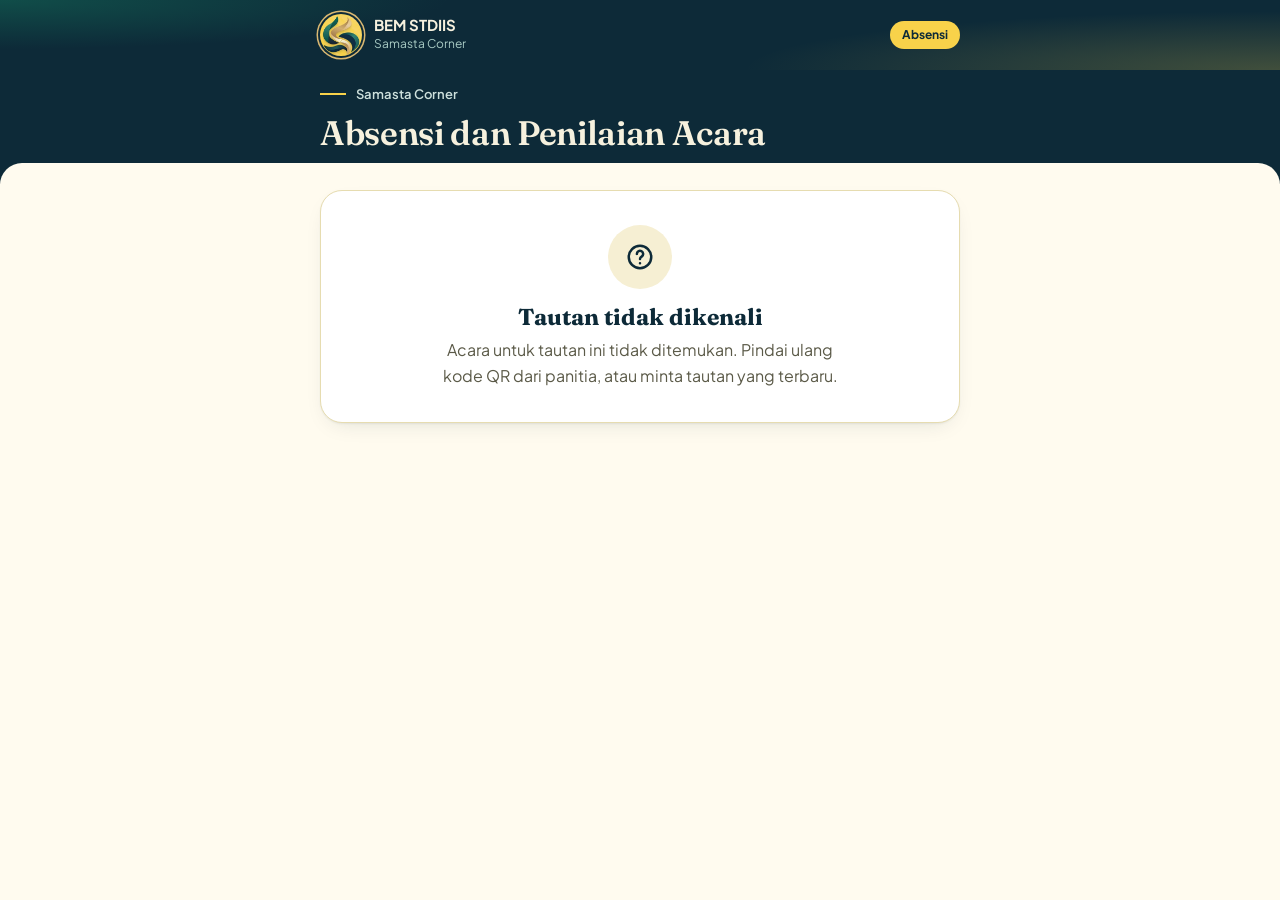
<file: absen.html>
<!DOCTYPE html>
<html lang="id">
<head>
<meta charset="utf-8">
<meta name="viewport" content="width=device-width, initial-scale=1, viewport-fit=cover">
<meta name="robots" content="noindex, nofollow">
<meta name="theme-color" content="#0d2a38">
<title>Absensi dan Penilaian Acara | BEM STDIIS</title>
<link rel="icon" type="image/webp" href="[data-uri]">
<link rel="preconnect" href="https://fonts.googleapis.com">
<link rel="preconnect" href="https://fonts.gstatic.com" crossorigin>
<link href="https://fonts.googleapis.com/css2?family=Fraunces:opsz,wght@9..144,500;9..144,600;9..144,700&family=Plus+Jakarta+Sans:wght@400;500;600;700&display=swap" rel="stylesheet">
<style>
:root{
  --logo-mark:url("[data-uri]");
  --emerald:#14705a;--champagne:#d9b872;--bronze:#8a6a2f;--glow:248,210,74;
  --ink:#0d2a38;--ink-2:#123a42;--paper:#fffbef;--sand:#f6efd3;--gold:#f8d24a;--gold-soft:#ffe27a;
  --muted:#5b5a48;--line:#e6dcb0;--star:#eaa400;--err:#b3261e;--ok:#0f6b5a;
  --serif:"Fraunces",Georgia,"Times New Roman",serif;
  --sans:"Plus Jakarta Sans",system-ui,-apple-system,"Segoe UI",Roboto,Arial,sans-serif;
  --ease:cubic-bezier(.2,.7,.2,1);
  --shadow:0 1px 2px rgba(13,42,56,.06),0 8px 24px -12px rgba(13,42,56,.18);
}
*{box-sizing:border-box;margin:0;padding:0}
html{-webkit-text-size-adjust:100%;scroll-padding-top:90px}
body{font-family:var(--sans);color:var(--ink);background:var(--paper);line-height:1.6;font-size:16px;-webkit-font-smoothing:antialiased;min-height:100vh;min-height:100dvh;padding-bottom:calc(110px + env(safe-area-inset-bottom))}
:focus-visible{outline:3px solid var(--gold);outline-offset:3px;border-radius:8px}
::selection{background:var(--gold);color:var(--ink)}
.wrap{width:min(640px,calc(100% - 32px));margin-inline:auto}

.top{background:var(--ink);color:#f6f1de;position:relative;overflow:hidden;isolation:isolate}
.top::before{content:"";position:absolute;inset:0;z-index:-1;background:radial-gradient(60% 120% at 100% 100%,rgba(248,210,74,.22),transparent 70%),radial-gradient(50% 100% at 0 0,rgba(20,112,90,.5),transparent 70%)}
.top .wrap{display:flex;align-items:center;gap:12px;padding:calc(14px + env(safe-area-inset-top)) 0 14px}
.mark{width:42px;height:42px;border-radius:50%;background:var(--logo-mark) center/cover,var(--gold);box-shadow:0 0 0 2px var(--ink),0 0 0 3.5px var(--champagne);flex:none}
.top b{display:block;font-size:15px;line-height:1.2}.top small{display:block;font-size:12px;color:#a9cbc4}
.top .pill{margin-left:auto;font-size:12px;font-weight:700;background:var(--gold);color:var(--ink);border-radius:999px;padding:4px 12px;white-space:nowrap}

.hero{background:var(--ink);color:#f6f1de;padding:6px 0 30px;position:relative}
.hero::after{content:"";position:absolute;left:0;right:0;bottom:-1px;height:22px;background:var(--paper);border-radius:22px 22px 0 0}
.hero .tag{display:inline-flex;align-items:center;gap:10px;font-size:13px;font-weight:600;color:#cde0dc;margin-bottom:10px}
.hero .tag::before{content:"";width:26px;height:2px;background:var(--gold)}
.hero h1{font-family:var(--serif);font-weight:600;font-size:clamp(25px,6.6vw,34px);line-height:1.15;letter-spacing:-.01em;text-wrap:balance}
.meta{display:flex;flex-wrap:wrap;gap:8px;margin-top:16px}
.meta span{display:inline-flex;align-items:center;gap:7px;font-size:13px;font-weight:600;background:rgba(255,255,255,.1);border:1px solid rgba(255,255,255,.16);border-radius:999px;padding:5px 12px;color:#e9f1ee}
.meta svg{width:15px;height:15px;color:var(--gold);flex:none}

main{padding-top:6px}
.note{display:flex;gap:10px;align-items:flex-start;background:#fff7d6;border:1px solid #ecd67a;border-radius:16px;padding:12px 14px;font-size:13.5px;margin:0 0 16px;color:#5a4a10}
.card{background:#fff;border:1px solid var(--line);border-radius:22px;padding:22px 20px;box-shadow:var(--shadow);margin-bottom:16px}
.card>h2{font-family:var(--serif);font-size:20px;line-height:1.25;margin-bottom:4px;display:flex;align-items:center;gap:10px}
.card>h2 i{font-style:normal;flex:none;width:28px;height:28px;border-radius:50%;background:var(--gold);color:var(--ink);font:700 14px var(--sans);display:grid;place-items:center}
.card>p.sub{color:var(--muted);font-size:14px;margin:0 0 16px 38px}
.fld{display:grid;gap:6px;margin-top:14px}
.fld:first-of-type{margin-top:0}
label,.lab{font-weight:700;font-size:14px}
label small,.lab small{font-weight:500;color:var(--muted)}
input,select,textarea{font:inherit;font-size:16px;color:var(--ink);background:var(--paper);border:1.5px solid var(--line);border-radius:14px;padding:13px 14px;width:100%;transition:border-color .2s,box-shadow .2s,background .2s;-webkit-appearance:none;appearance:none}
select{background-image:url("data:image/svg+xml,%3Csvg xmlns='http://www.w3.org/2000/svg' width='14' height='14' viewBox='0 0 24 24' fill='none' stroke='%230d2a38' stroke-width='3' stroke-linecap='round' stroke-linejoin='round'%3E%3Cpath d='M6 9l6 6 6-6'/%3E%3C/svg%3E");background-repeat:no-repeat;background-position:right 14px center;padding-right:40px}
input:focus,select:focus,textarea:focus{outline:0;border-color:var(--ink);background:#fff;box-shadow:0 0 0 4px rgba(248,210,74,.45)}
textarea{min-height:104px;resize:vertical;line-height:1.55}
.fld.bad input,.fld.bad select,.fld.bad textarea{border-color:var(--err);background:#fff6f5}
.er{color:var(--err);font-size:13px;font-weight:600;min-height:0;display:none}
.fld.bad .er,.q.bad .er{display:block}
.cnt{font-size:12.5px;color:var(--muted);text-align:right}

.q{border:0;padding:16px 0;border-top:1px solid var(--line)}
.q:first-of-type{border-top:0;padding-top:4px}
.q legend{font-weight:700;font-size:15px;padding:0;float:left;width:100%}
.q .hint{clear:both;color:var(--muted);font-size:13.5px;margin:2px 0 10px}
.q.main legend{font-family:var(--serif);font-size:18px}
.stars{display:flex;gap:4px;align-items:center}
.stars button{flex:1;max-width:62px;aspect-ratio:1;border:0;background:none;padding:4px;cursor:pointer;color:#dcd2a4;transition:transform .18s var(--ease),color .15s;-webkit-tap-highlight-color:transparent;border-radius:12px;display:grid;place-items:center}
.stars button svg{width:100%;height:100%;fill:currentColor;stroke:rgba(138,106,47,.55);stroke-width:1;stroke-linejoin:round;transition:filter .2s}
.stars button.on,.stars button.pv{color:var(--star)}
.stars button.on svg{filter:drop-shadow(0 3px 5px rgba(234,164,0,.45))}
.stars button:active{transform:scale(.88)}
.stars button.pop{animation:pop .38s var(--ease)}
@keyframes pop{40%{transform:scale(1.28) rotate(-6deg)}}
.sl{display:block;margin-top:6px;font-size:13.5px;font-weight:600;color:var(--muted);min-height:20px}
.sl b{color:var(--ink)}
.scale{display:flex;justify-content:space-between;font-size:11.5px;color:var(--muted);margin-top:2px;padding:0 4px}

.bar{position:fixed;left:0;right:0;bottom:0;z-index:20;padding:12px 0 calc(12px + env(safe-area-inset-bottom));background:linear-gradient(180deg,rgba(255,251,239,0),var(--paper) 34%);pointer-events:none}
.bar .wrap{pointer-events:auto}
.btn{display:flex;align-items:center;justify-content:center;gap:10px;width:100%;padding:16px 24px;border-radius:999px;font:700 16px var(--sans);border:0;cursor:pointer;background:linear-gradient(180deg,#ffe27a,#f8d24a);color:var(--ink);box-shadow:0 10px 26px -10px rgba(var(--glow),.95),0 0 0 1.5px rgba(13,42,56,.9) inset;transition:transform .2s,opacity .2s}
.btn:hover{transform:translateY(-2px)}.btn:active{transform:scale(.98)}
.btn:disabled{opacity:.6;cursor:wait;transform:none}
.btn.line{background:transparent;box-shadow:none;border:1.5px solid var(--ink)}
.btn.line:hover{background:var(--sand)}
.stat{min-height:22px;text-align:center;font-size:14px;font-weight:600;margin-bottom:8px;color:var(--err)}
.stat:empty{display:none}

.done{text-align:center;padding:34px 22px}
.done .ring{width:92px;height:92px;margin:0 auto 18px;border-radius:50%;background:var(--ok);display:grid;place-items:center;box-shadow:0 0 0 8px rgba(15,107,90,.14),0 14px 30px -10px rgba(15,107,90,.6);animation:ringin .6s var(--ease) both}
.done .ring svg{width:46px;height:46px;stroke:#fff;stroke-width:3.2;fill:none;stroke-linecap:round;stroke-linejoin:round;stroke-dasharray:40;stroke-dashoffset:40;animation:draw .55s .35s var(--ease) forwards}
@keyframes ringin{from{transform:scale(.4);opacity:0}}
@keyframes draw{to{stroke-dashoffset:0}}
.done h2{font-family:var(--serif);font-size:26px;line-height:1.2;margin-bottom:8px;justify-content:center}
.done p{color:var(--muted);max-width:420px;margin:0 auto 6px}
.done .sc{display:inline-flex;align-items:center;gap:10px;margin:14px 0 4px;background:var(--sand);border-radius:999px;padding:6px 16px;font-weight:700}
.done .sc .st{color:var(--star);letter-spacing:2px}
.done .btn{margin-top:20px}
.lock{text-align:center;padding:34px 22px}
.lock .ic{width:64px;height:64px;border-radius:50%;background:var(--sand);display:grid;place-items:center;margin:0 auto 14px;color:var(--ink)}
.lock .ic svg{width:30px;height:30px}
.lock h2{font-family:var(--serif);font-size:23px;margin-bottom:6px;justify-content:center}
.lock p{color:var(--muted);max-width:420px;margin:0 auto}
.skel{height:120px;border-radius:22px;background:linear-gradient(90deg,var(--sand),#fff8dc,var(--sand));background-size:200% 100%;animation:sk 1.4s linear infinite;margin-bottom:16px}
@keyframes sk{to{background-position:-200% 0}}
[hidden]{display:none!important}
.hp{position:absolute;left:-9999px;width:1px;height:1px;opacity:0;pointer-events:none}
.foot{text-align:center;font-size:12.5px;color:var(--muted);padding:6px 0 0}
@media (prefers-reduced-motion:reduce){*{animation-duration:.01ms!important;animation-delay:0s!important;transition-duration:.01ms!important}}
</style>
</head>
<body>
<header class="top"><div class="wrap"><span class="mark" aria-hidden="true"></span><div><b>BEM STDIIS</b><small>Samasta Corner</small></div><span class="pill" id="pill">Absensi</span></div></header>
<div id="root"></div>

<script src="anggota.js"></script>
<script src="corner-data.js"></script>
<script src="corner-config.js"></script>
<script src="corner-core.js"></script>
<script>
(function () {
  "use strict";
  var CN = window.CN, esc = CN.esc, root = document.getElementById("root");
  var ICO = {
    cal: '<svg viewBox="0 0 24 24" fill="none" stroke="currentColor" stroke-width="2" stroke-linecap="round" stroke-linejoin="round"><rect x="4" y="5.5" width="16" height="14.5" rx="2.5"/><path d="M4 10h16M8.5 3.5v4M15.5 3.5v4"/></svg>',
    pin: '<svg viewBox="0 0 24 24" fill="none" stroke="currentColor" stroke-width="2" stroke-linecap="round" stroke-linejoin="round"><path d="M12 21s7-5.6 7-11a7 7 0 10-14 0c0 5.400 7 11 7 11z"/><circle cx="12" cy="10" r="2.5"/></svg>',
    clock: '<svg viewBox="0 0 24 24" fill="none" stroke="currentColor" stroke-width="2" stroke-linecap="round" stroke-linejoin="round"><circle cx="12" cy="12" r="8.5"/><path d="M12 7.500V12l3 2"/></svg>',
    star: '<svg viewBox="0 0 24 24"><path d="M12 2.800l2.800 5.800 6.300.9-4.600 4.400 1.100 6.300L12 17.200l-5.600 3 1.100-6.300L2.900 9.500l6.300-.9z"/></svg>'
  };
  var LABEL = ["", "Sangat kurang", "Kurang", "Cukup", "Baik", "Sangat baik"];
  var qs = new URLSearchParams(location.search), id = qs.get("e") || "";
  if (!id) { var m = /^#absen\/([A-Za-z0-9_-]+)$/.exec(location.hash); if (m) id = m[1]; }
  var ev = CN.event(id), crn = ev && CN.corner(ev.corner), A = CN.cfg.aspek;
  var DONE = "cn-absen-done-" + id;
  var st = { rating: {}, busy: false };

  function hdr(pill) { document.getElementById("pill").textContent = pill || "Absensi"; }
  function hero() {
    var meta = "";
    if (ev.tanggal) meta += '<span>' + ICO.cal + esc(CN.dday(ev.tanggal)) + '</span>';
    if (ev.waktu) meta += '<span>' + ICO.clock + esc(ev.waktu) + '</span>';
    if (ev.tempat) meta += '<span>' + ICO.pin + esc(ev.tempat) + '</span>';
    return '<div class="hero"><div class="wrap"><p class="tag">' + esc(crn ? crn.lengkap : "Absensi") + '</p><h1>' + esc(ev.judul) + '</h1>' + (meta ? '<div class="meta">' + meta + '</div>' : '') + '</div></div>';
  }
  function localNote() {
    return CN.mode === "lokal" ? '<div class="note" role="note"><span>Mode uji coba: formulir ini belum tersambung ke Google Sheets, jadi data hanya tersimpan di perangkat ini.</span></div>' : "";
  }

  function lockView(icon, title, text) {
    root.innerHTML = (ev ? hero() : '<div class="hero"><div class="wrap"><p class="tag">Samasta Corner</p><h1>Absensi dan Penilaian Acara</h1></div></div>') +
      '<main class="wrap"><div class="card lock"><div class="ic">' + icon + '</div><h2>' + esc(title) + '</h2><p>' + text + '</p></div></main>';
  }
  var LOCK = '<svg viewBox="0 0 24 24" fill="none" stroke="currentColor" stroke-width="2" stroke-linecap="round" stroke-linejoin="round"><rect x="5" y="10.500" width="14" height="9.500" rx="2.500"/><path d="M8 10.500V8a4 4 0 018 0v2.500"/></svg>';
  var QMARK = '<svg viewBox="0 0 24 24" fill="none" stroke="currentColor" stroke-width="2" stroke-linecap="round" stroke-linejoin="round"><circle cx="12" cy="12" r="9"/><path d="M9.500 9.500a2.500 2.500 0 114 2c-.9.600-1.500 1-1.500 2M12 17h.01"/></svg>';

  if (!ev) { hdr("Absensi"); return lockView(QMARK, "Tautan tidak dikenali", "Acara untuk tautan ini tidak ditemukan. Pindai ulang kode QR dari panitia, atau minta tautan yang terbaru."); }
  document.title = "Absensi | " + ev.judul;
  if (!ev.buka) { hdr("Ditutup"); return lockView(LOCK, "Absensi sudah ditutup", "Pengisian absensi dan penilaian untuk acara ini sudah tidak dibuka. Hubungi panitia bila kamu belum sempat mengisi."); }

  /* ---------- Formulir ---------- */
  function groupsFor() {
    var g = CN.groups(), t = ev.target || [];
    return t.length ? g.filter(function (x) { return t.indexOf(x.nama) >= 0; }) : g;
  }
  var GUEST = "Tamu atau bukan pengurus BEM";

  function form() {
    var gs = groupsFor();
    var bag = '<option value="">Pilih bagianmu</option>' + gs.map(function (g) { return '<option>' + esc(g.nama) + '</option>'; }).join("") + '<option>' + GUEST + '</option>';
    var rate = A.map(function (a, i) {
      return '<fieldset class="q' + (a.utama ? " main" : "") + '" data-a="' + esc(a.id) + '"><legend>' + esc(a.label) + '</legend><p class="hint">' + esc(a.tanya || "Beri penilaian 1 sampai 5 bintang.") + '</p>' +
        '<div class="stars" role="radiogroup" aria-label="' + esc(a.label) + '">' + [1, 2, 3, 4, 5].map(function (v) {
          return '<button type="button" role="radio" aria-checked="false" aria-label="' + v + ' bintang, ' + LABEL[v] + '" data-v="' + v + '" tabindex="' + (v === 1 ? 0 : -1) + '">' + ICO.star + '</button>';
        }).join("") + '</div><div class="scale" aria-hidden="true"><span>Sangat kurang</span><span>Sangat baik</span></div><span class="sl" aria-live="polite">Belum dinilai</span><p class="er" role="alert">Beri penilaian dulu ya.</p></fieldset>';
    }).join("");
    root.innerHTML = hero() + '<main class="wrap">' + localNote() +
      '<form id="f" novalidate autocomplete="off">' +
      '<section class="card"><h2><i>1</i>Siapa kamu?</h2><p class="sub">Dipakai untuk mencatat kehadiranmu.</p>' +
        '<div class="fld" id="g-bag"><label for="bag">Bagian di BEM</label><select id="bag" required>' + bag + '</select><p class="er" role="alert">Pilih bagianmu.</p></div>' +
        '<div class="fld" id="g-nama"><label for="nama">Nama</label><select id="nama" required disabled><option value="">Pilih bagian dulu</option></select><p class="er" role="alert">Pilih atau isi namamu.</p></div>' +
        '<div class="fld" id="g-man" hidden><label for="man">Nama lengkap</label><input id="man" maxlength="80" autocomplete="name" placeholder="Tulis namamu"><p class="er" role="alert">Tulis nama lengkapmu (minimal 3 huruf).</p></div>' +
        '<div class="fld" id="g-nim"><label for="nim">NIM</label><input id="nim" maxlength="20" ' + (CN.cfg.set.nimAngka ? 'inputmode="numeric" pattern="[0-9]*" ' : '') + 'autocomplete="off" placeholder="Nomor induk mahasiswa"><p class="er" role="alert">' + (CN.cfg.set.nimAngka ? "NIM berupa angka, 4 sampai 20 digit." : "NIM tidak valid (4 sampai 20 karakter).") + '</p></div>' +
      '</section>' +
      '<section class="card"><h2><i>2</i>Penilaian acara</h2><p class="sub">Ketuk bintang. 5 bintang adalah yang terbaik.</p>' + rate + '</section>' +
      '<section class="card"><h2><i>3</i>Tanggapanmu</h2><p class="sub">Boleh dikosongkan, tapi masukanmu sangat berarti.</p>' +
        '<div class="fld"><label for="kom">Komentar tentang acara <small>(opsional)</small></label><textarea id="kom" maxlength="600" placeholder="Apa yang kamu rasakan atau pelajari dari acara ini?"></textarea><div class="cnt" id="c1">0/600</div></div>' +
        '<div class="fld"><label for="kri">Kritik dan saran <small>(opsional)</small></label><textarea id="kri" maxlength="800" placeholder="Apa yang perlu diperbaiki agar acara berikutnya lebih baik?"></textarea><div class="cnt" id="c2">0/800</div></div>' +
      '</section>' +
      '<input class="hp" type="text" id="hp" tabindex="-1" autocomplete="off" aria-hidden="true">' +
      '<p class="foot">Dikelola Inspektorat Jenderal BEM STDIIS. Datamu hanya dipakai untuk evaluasi kegiatan.</p>' +
      '<div class="bar"><div class="wrap"><div class="stat" id="stat" role="alert"></div><button class="btn" type="submit" id="go">Kirim absensi dan penilaian</button></div></div>' +
      '</form></main>';
    wire();
  }

  function $(i) { return document.getElementById(i); }
  function bad(group, on) { var g = typeof group === "string" ? $(group) : group; if (g) g.classList.toggle("bad", !!on); }
  function wire() {
    var bagEl = $("bag"), namaEl = $("nama");
    bagEl.addEventListener("change", function () {
      var v = bagEl.value, gs = groupsFor(), g = gs.filter(function (x) { return x.nama === v; })[0];
      bad("g-bag", false);
      if (!v) { namaEl.innerHTML = '<option value="">Pilih bagian dulu</option>'; namaEl.disabled = true; $("g-nama").hidden = false; $("g-man").hidden = true; return; }
      if (v === GUEST || !g) { $("g-nama").hidden = true; $("g-man").hidden = false; $("man").focus(); return; }
      $("g-nama").hidden = false; $("g-man").hidden = true;
      namaEl.disabled = false;
      namaEl.innerHTML = '<option value="">Pilih namamu</option>' + g.anggota.map(function (a) { return '<option>' + esc(a.nama) + '</option>'; }).join("") + '<option value="__lain">Namaku tidak ada di daftar</option>';
    });
    namaEl.addEventListener("change", function () {
      bad("g-nama", false);
      var other = namaEl.value === "__lain"; $("g-man").hidden = !other; if (other) $("man").focus();
    });
    ["man", "nim"].forEach(function (k) { $(k).addEventListener("input", function () { bad($("g-" + (k === "man" ? "man" : "nim")), false); }); });
    [["kom", "c1", 600], ["kri", "c2", 800]].forEach(function (a) { $(a[0]).addEventListener("input", function () { $(a[1]).textContent = $(a[0]).value.length + "/" + a[2]; }); });

    /* bintang: ketuk, geser (pratinjau), dan papan ketik */
    [].forEach.call(root.querySelectorAll(".q"), function (q) {
      var id = q.getAttribute("data-a"), btns = [].slice.call(q.querySelectorAll(".stars button")), lab = q.querySelector(".sl");
      function paint(v, preview) {
        btns.forEach(function (b, i) {
          var n = i + 1; b.classList.toggle("on", !preview && n <= (st.rating[id] || 0)); b.classList.toggle("pv", !!preview && n <= v);
          b.setAttribute("aria-checked", String(n === st.rating[id])); b.tabIndex = (st.rating[id] ? n === st.rating[id] : n === 1) ? 0 : -1;
        });
        var s = preview ? v : st.rating[id];
        lab.innerHTML = s ? '<b>' + s + ' dari 5</b> · ' + LABEL[s] : "Belum dinilai";
      }
      function set(v, focus) {
        st.rating[id] = v; q.classList.remove("bad"); paint(v, false);
        var b = btns[v - 1]; b.classList.remove("pop"); void b.offsetWidth; b.classList.add("pop");
        if (focus) b.focus();
        if (navigator.vibrate) try { navigator.vibrate(8); } catch (e) {}
      }
      btns.forEach(function (b) {
        b.addEventListener("click", function () { set(+b.getAttribute("data-v")); });
        b.addEventListener("pointerenter", function (e) { if (e.pointerType === "mouse") paint(+b.getAttribute("data-v"), true); });
        b.addEventListener("keydown", function (e) {
          var cur = st.rating[id] || 0, k = e.key;
          if (k === "ArrowRight" || k === "ArrowUp") { e.preventDefault(); set(Math.min(5, cur + 1 || 1), true); }
          else if (k === "ArrowLeft" || k === "ArrowDown") { e.preventDefault(); set(Math.max(1, (cur || 2) - 1), true); }
          else if (/^[1-5]$/.test(k)) { e.preventDefault(); set(+k, true); }
        });
      });
      q.querySelector(".stars").addEventListener("pointerleave", function () { paint(0, false); });
    });

    $("f").addEventListener("submit", function (e) { e.preventDefault(); submit(); });
  }

  function submit() {
    if (st.busy) return;
    var bagian = $("bag").value, manual = bagian === GUEST || $("nama").value === "__lain", nama = manual ? $("man").value.trim() : $("nama").value;
    var nim = $("nim").value.replace(/\s+/g, ""), first = null, ok = true;
    function flag(el, cond) { bad(el, cond); if (cond && !first) first = el; if (cond) ok = false; }
    flag("g-bag", !bagian);
    flag(manual ? "g-man" : "g-nama", manual ? nama.length < 3 : !nama);
    flag("g-nim", CN.cfg.set.nimAngka ? !/^[0-9]{4,20}$/.test(nim) : !/^[A-Za-z0-9.\-\/]{4,20}$/.test(nim));
    A.forEach(function (a) { var q = root.querySelector('.q[data-a="' + a.id + '"]'), miss = !st.rating[a.id]; q.classList.toggle("bad", miss); if (miss) { ok = false; if (!first) first = q; } });
    var stat = $("stat");
    if (!ok) { stat.textContent = "Ada isian yang belum lengkap."; var t = typeof first === "string" ? $(first) : first; if (t && t.scrollIntoView) t.scrollIntoView({ behavior: "smooth", block: "center" }); return; }
    stat.textContent = "";
    if ($("hp").value) return done({ nama: nama, avg: avgOf(st.rating) });          /* jebakan bot */
    st.busy = true; var go = $("go"); go.disabled = true; go.textContent = "Mengirim...";
    CN.api.kirim({
      corner: ev.corner, event: ev.id, nama: nama, nim: nim, bagian: bagian, rating: st.rating,
      komentar: $("kom").value.trim(), kritik: $("kri").value.trim(), website: $("hp").value
    }).then(function () { done({ nama: nama, avg: avgOf(st.rating) }); }, function (er) {
      st.busy = false; go.disabled = false; go.textContent = "Kirim absensi dan penilaian";
      stat.textContent = er && er.code === "dup" ? "NIM ini sudah tercatat untuk acara ini. Jika kamu merasa belum mengisi, hubungi panitia." : CN.errText(er);
    });
  }
  function avgOf(r) { return CN.mean(Object.keys(r).map(function (k) { return r[k]; })); }

  /* ---------- Selesai ---------- */
  function done(info) {
    try { localStorage.setItem(DONE, JSON.stringify({ nama: info.nama, avg: info.avg, t: new Date().toISOString() })); } catch (e) {}
    doneView({ nama: info.nama, avg: info.avg, t: new Date().toISOString() }, true);
  }
  function doneView(d, fresh) {
    hdr("Tercatat");
    var stars = ""; for (var i = 1; i <= 5; i++) stars += i <= Math.round(d.avg || 0) ? "★" : "☆";
    root.innerHTML = hero() + '<main class="wrap"><div class="card done"><div class="ring"><svg viewBox="0 0 24 24"><path d="M5.500 12.500l4.200 4.200L18.500 7.500"/></svg></div>' +
      '<h2>' + (fresh ? "Terima kasih, " : "Sudah tercatat, ") + esc(String(d.nama).split(" ")[0]) + '!</h2>' +
      '<p>' + (fresh ? "Kehadiran dan penilaianmu sudah tercatat" : "Perangkat ini sudah dipakai mengisi absensi sebagai <b>" + esc(d.nama) + "</b>") + (d.t ? " pada pukul " + CN.clock(d.t) : "") + '.</p>' +
      (d.avg ? '<div class="sc"><span class="st" aria-hidden="true">' + stars + '</span><span>Rata-rata penilaianmu ' + CN.num(d.avg) + '</span></div>' : "") +
      '<p>Masukanmu membantu Irjen dan panitia membuat acara berikutnya lebih baik.</p>' +
      '<button class="btn line" id="again" type="button">Isi untuk orang lain</button></div>' + localNote().replace('class="note"', 'class="note" style="margin-top:0"') + '</main>';
    $("again").onclick = function () { try { localStorage.removeItem(DONE); } catch (e) {} st = { rating: {}, busy: false }; hdr("Absensi"); form(); window.scrollTo(0, 0); };
    window.scrollTo(0, 0);
  }

  var prev = null; try { prev = JSON.parse(localStorage.getItem(DONE) || "null"); } catch (e) {}
  if (prev && prev.nama) doneView(prev, false); else { hdr("Absensi"); form(); }
})();
</script>
</body>
</html>
</file>
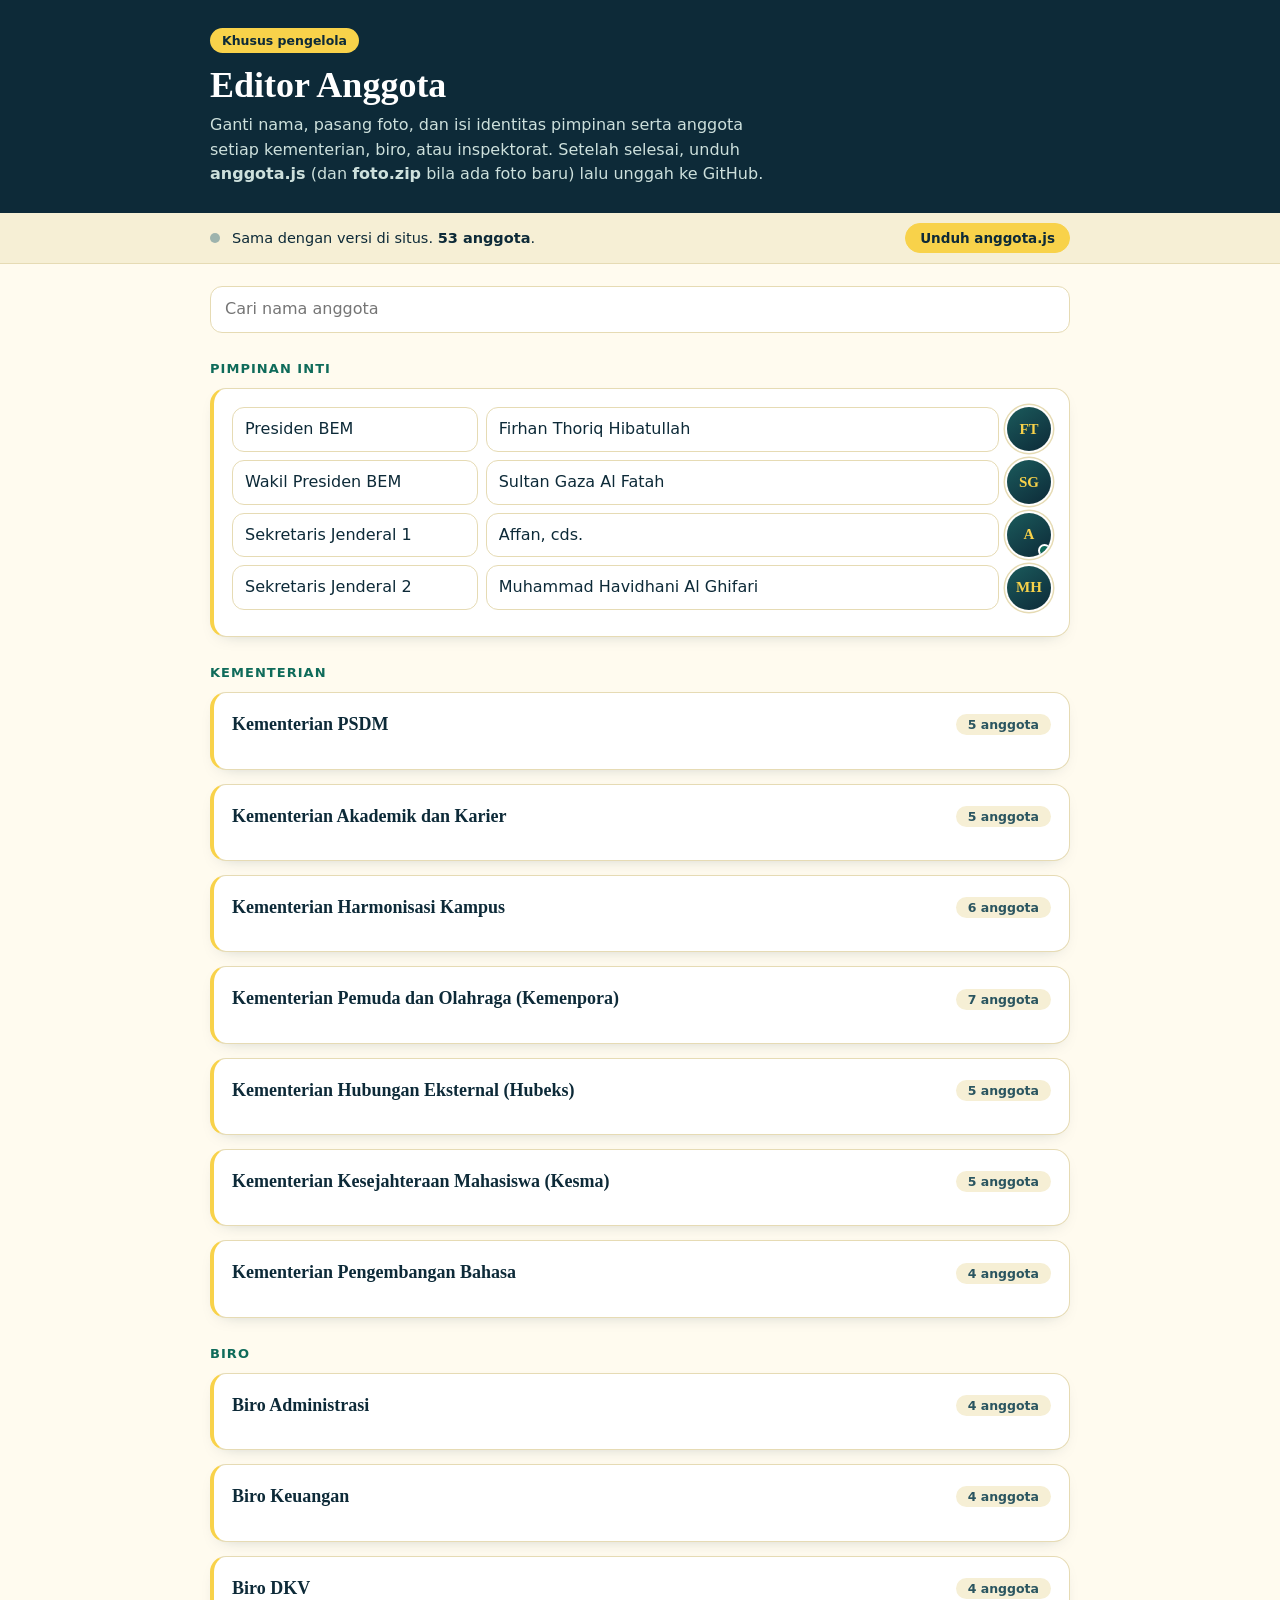
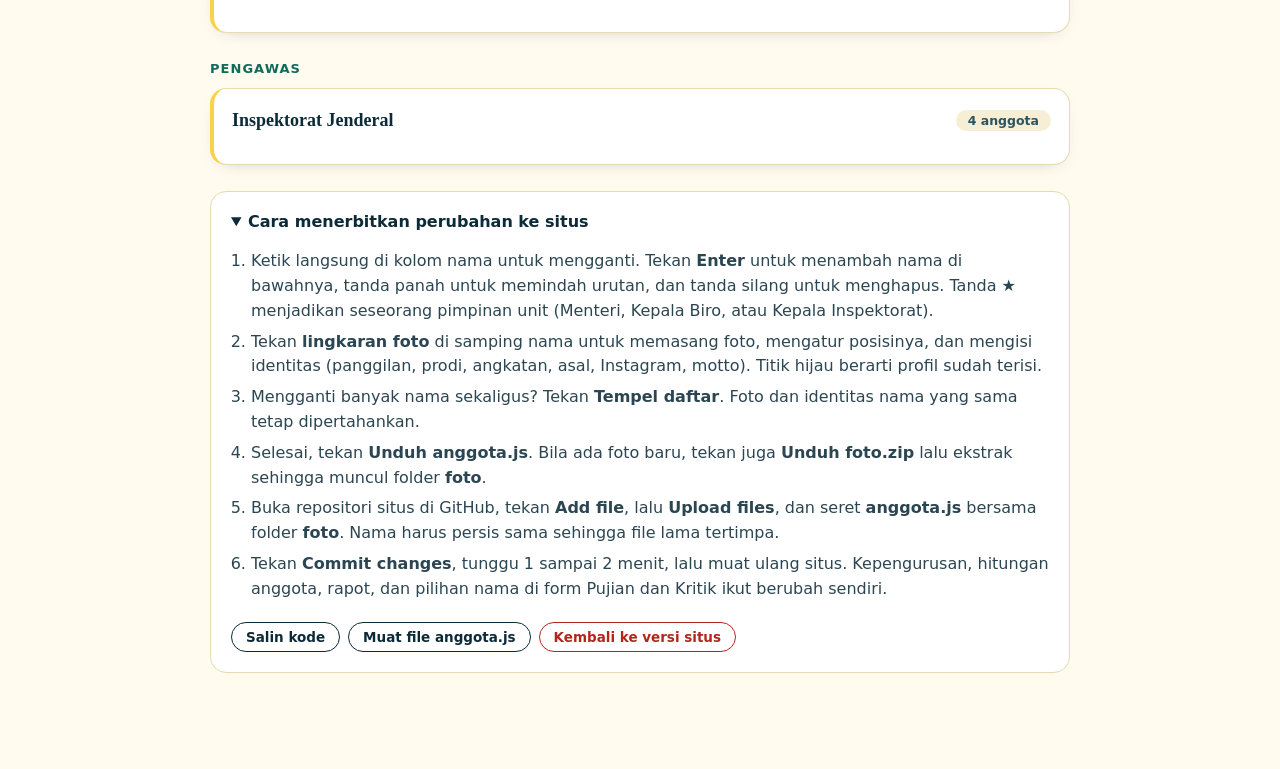
<file: admin-anggota.html>
<!DOCTYPE html>
<html lang="id">
<head>
<meta charset="utf-8">
<meta name="viewport" content="width=device-width, initial-scale=1, viewport-fit=cover">
<meta name="robots" content="noindex, nofollow">
<title>Editor Anggota | BEM STDIIS</title>
<style>
:root{--ink:#0d2a38;--gold:#f8d24a;--gold2:#fde9a0;--cream:#fffbef;--sand:#f6efd5;--line:#e6dbb4;--muted:#5d6b73;--green:#0f6b5a;--red:#b3261e;--r:16px;
  --serif:Georgia,"Times New Roman",serif;--sans:system-ui,-apple-system,"Segoe UI",Roboto,sans-serif}
*{box-sizing:border-box;margin:0}
html{-webkit-text-size-adjust:100%}
body{font:16px/1.55 var(--sans);background:var(--cream);color:var(--ink);padding:env(safe-area-inset-top) 0 calc(96px + env(safe-area-inset-bottom))}
.wrap{max-width:900px;margin:0 auto;padding:0 20px}
header{background:var(--ink);color:#f6f1de;padding:28px 0 26px}
header h1{font:700 clamp(26px,5vw,36px)/1.15 var(--serif);color:#fff}
header p{color:#cde0dc;margin-top:6px;max-width:560px}
.tag{display:inline-block;background:var(--gold);color:var(--ink);font-weight:700;font-size:12.5px;border-radius:999px;padding:3px 12px;margin-bottom:12px}
.status{position:sticky;top:0;z-index:20;background:var(--sand);border-bottom:1px solid var(--line);padding:10px 0;font-size:14.5px}
.status .wrap{display:flex;align-items:center;gap:12px;flex-wrap:wrap}
.status b{font-weight:700}.dot{width:10px;height:10px;border-radius:50%;background:#9db3ad;flex:none}
.status.dirty .dot{background:var(--gold);box-shadow:0 0 0 4px rgba(248,210,74,.35)}
.status.done .dot{background:var(--green)}
.btn{font:600 15px var(--sans);border:1.5px solid var(--ink);background:transparent;color:var(--ink);border-radius:999px;padding:9px 18px;cursor:pointer;transition:background .15s,transform .15s;display:inline-flex;gap:8px;align-items:center;justify-content:center}
.btn:hover{background:var(--sand)}.btn:active{transform:scale(.97)}
.btn.gold{background:var(--gold);border-color:var(--gold)}.btn.gold:hover{background:#f3c92f}
.btn.dark{background:var(--ink);color:#fff}.btn.dark:hover{background:#17435a}
.btn.sm{padding:6px 14px;font-size:13.5px}.btn.red{border-color:var(--red);color:var(--red)}.btn.red:hover{background:#fbe9e7}
.bar{display:flex;gap:10px;flex-wrap:wrap;margin:22px 0 14px}
.bar .grow{flex:1;min-width:200px}
input,select,textarea{font:inherit;color:var(--ink);background:#fff;border:1.5px solid var(--line);border-radius:12px;padding:10px 14px;width:100%}
input:focus,select:focus,textarea:focus{outline:0;border-color:var(--ink);box-shadow:0 0 0 4px rgba(248,210,74,.45)}
textarea{min-height:110px;resize:vertical}
.tabs{display:flex;gap:8px;flex-wrap:wrap;margin-bottom:16px}
.tab{border:1.5px solid var(--line);background:#fff;border-radius:999px;padding:7px 16px;font:600 14px var(--sans);cursor:pointer;color:var(--muted)}
.tab[aria-pressed=true]{background:var(--ink);border-color:var(--ink);color:#fff}
.list{display:grid;gap:12px}
.ev{display:grid;grid-template-columns:64px minmax(0,1fr);gap:16px;background:#fff;border:1px solid var(--line);border-left:4px solid var(--gold);border-radius:var(--r);padding:16px 18px;box-shadow:0 6px 18px -12px rgba(13,42,56,.35)}
.dt{background:var(--sand);border-radius:12px;text-align:center;padding:8px 4px;align-self:start}
.dt b{display:block;font:700 24px/1 var(--serif)}.dt span{font-size:12px;font-weight:700;color:var(--muted);letter-spacing:.04em;text-transform:uppercase}
.ev h3{font:700 18px/1.3 var(--serif);margin-bottom:6px}
.meta{display:flex;gap:6px;flex-wrap:wrap;margin-bottom:8px}
.meta i{font-style:normal;font-size:12.5px;font-weight:600;background:var(--sand);border-radius:999px;padding:2px 10px;color:#2a5560}
.ev p{font-size:14.5px;color:var(--muted);margin-bottom:12px;display:-webkit-box;-webkit-line-clamp:3;-webkit-box-orient:vertical;overflow:hidden}
.act{display:flex;gap:8px;flex-wrap:wrap}
.empty{background:#fff;border:1.5px dashed var(--line);border-radius:var(--r);padding:36px 20px;text-align:center;color:var(--muted)}
.how{background:#fff;border:1px solid var(--line);border-radius:var(--r);padding:4px 20px;margin-top:26px}
.how summary{cursor:pointer;font-weight:700;padding:14px 0}
.how ol{padding:0 0 14px 20px;color:#2b4652}.how li{margin-bottom:6px}
.banner{background:#fff7d6;border:1px solid #ecd67a;border-radius:var(--r);padding:14px 18px;margin-top:18px;display:flex;gap:12px;flex-wrap:wrap;align-items:center}
.banner span{flex:1;min-width:200px}
dialog{border:0;border-radius:22px;padding:0;width:min(560px,calc(100vw - 24px));max-height:calc(100dvh - 24px);box-shadow:0 30px 80px -20px rgba(13,42,56,.6);color:var(--ink)}
dialog::backdrop{background:rgba(13,42,56,.55);backdrop-filter:blur(3px)}
.fh{background:var(--ink);color:#fff;padding:18px 24px;font:700 20px var(--serif)}
.fb{padding:20px 24px;display:grid;gap:14px;overflow:auto;max-height:calc(100dvh - 190px)}
.row2{display:grid;grid-template-columns:1fr 1fr;gap:12px}
label{font-weight:600;font-size:14px;display:grid;gap:6px}label small{font-weight:400;color:var(--muted)}
.ff{padding:14px 24px;border-top:1px solid var(--line);display:flex;gap:10px;justify-content:flex-end;background:var(--cream)}
.err{color:var(--red);font-size:13.5px;min-height:1.2em}
.toast{position:fixed;left:50%;bottom:calc(20px + env(safe-area-inset-bottom));transform:translate(-50%,30px);opacity:0;pointer-events:none;background:var(--ink);color:#fff;border-radius:999px;padding:10px 12px 10px 20px;display:flex;gap:14px;align-items:center;transition:.3s;z-index:60;max-width:calc(100vw - 24px)}
.toast.on{opacity:1;transform:translate(-50%,0);pointer-events:auto}
.toast button{background:var(--gold);border:0;border-radius:999px;padding:6px 14px;font:700 13.5px var(--sans);cursor:pointer;color:var(--ink)}
.fab{position:fixed;right:18px;bottom:calc(18px + env(safe-area-inset-bottom));z-index:30;box-shadow:0 14px 30px -10px rgba(13,42,56,.55)}
@media (max-width:520px){.ev{grid-template-columns:52px minmax(0,1fr);gap:12px;padding:14px}.row2{grid-template-columns:1fr}.dt b{font-size:20px}}

.pcard{background:#fff;border:1px solid var(--line);border-left:4px solid var(--gold);border-radius:var(--r);padding:6px 18px 18px;margin-bottom:14px;box-shadow:0 6px 18px -12px rgba(13,42,56,.35)}
.pcard>summary{cursor:pointer;list-style:none;display:flex;gap:12px;align-items:center;padding:14px 0;font:700 18px/1.3 var(--serif)}
.pcard>summary::-webkit-details-marker{display:none}
.pcard>summary .cnt{margin-left:auto;font:600 12.5px var(--sans);background:var(--sand);color:#2a5560;border-radius:999px;padding:3px 12px;white-space:nowrap}
.grp{font:700 13px var(--sans);letter-spacing:.08em;text-transform:uppercase;color:var(--green);margin:28px 0 12px}
.mrow{display:grid;grid-template-columns:28px minmax(0,1fr) auto;gap:8px;align-items:center;margin-bottom:8px}
.mrow.lead{grid-template-columns:minmax(120px,32%) minmax(0,1fr)}
.mrow .n{font-size:13px;font-weight:700;color:var(--muted);text-align:center}
.mrow input{padding:9px 12px}
.ico{display:flex;gap:4px}
.ico button{width:36px;height:36px;border:1.5px solid var(--line);background:#fff;border-radius:10px;cursor:pointer;font-size:15px;color:var(--ink);line-height:1}
.ico button:hover{border-color:var(--ink)}.ico button.x:hover{border-color:var(--red);color:var(--red)}
.ico button:disabled{opacity:.3;pointer-events:none}
.addrow{display:flex;gap:8px;flex-wrap:wrap;margin-top:10px}
.mrow.hit input{border-color:var(--gold);box-shadow:0 0 0 3px rgba(248,210,74,.4)}
@media (max-width:520px){.mrow.lead{grid-template-columns:1fr}.ico button{width:34px;height:34px}}


[hidden]{display:none!important}
dialog{margin:auto}
/* ---- foto, identitas, pimpinan unit ---- */
.avb{position:relative;width:44px;height:44px;border-radius:50%;border:0;padding:0;cursor:pointer;overflow:hidden;background:linear-gradient(145deg,#1b5b5c,var(--ink));color:var(--gold);font:700 15px var(--serif);display:grid;place-items:center;box-shadow:0 0 0 2px #fff,0 0 0 3.5px var(--line);transition:box-shadow .2s,transform .15s;flex:none}
.avb:hover{box-shadow:0 0 0 2px #fff,0 0 0 4px var(--gold);transform:scale(1.05)}
.avb img{position:absolute;inset:0;width:100%;height:100%;object-fit:cover;object-position:50% 22%}
.avb.noimg img{display:none}
.avb i{position:absolute;right:0;bottom:0;width:13px;height:13px;border-radius:50%;background:var(--green);border:2px solid #fff;display:none}
.avb.has i{display:block}
.mrow{grid-template-columns:28px 44px minmax(0,1fr) auto}
.mrow.lead{grid-template-columns:minmax(120px,30%) minmax(0,1fr) 44px}
.lbox{background:linear-gradient(135deg,#fff7d6,#fffbef 70%);border:1px solid #ecd67a;border-radius:14px;padding:14px;margin:6px 0 14px}
.lbox .top{display:flex;gap:10px;align-items:center;flex-wrap:wrap;margin-bottom:10px}
.lbox .tg{font:700 11.5px var(--sans);letter-spacing:.07em;text-transform:uppercase;color:#6b4f00;background:var(--gold);border-radius:999px;padding:4px 12px}
.lbox .top input{flex:1;min-width:150px;padding:7px 12px;font-size:14px}
.lbox .lr{display:grid;grid-template-columns:44px minmax(0,1fr);gap:10px;align-items:center}
.ico button.k:hover{border-color:#c79a00;color:#8a6a00}
.sub-h{font:700 12.5px var(--sans);letter-spacing:.06em;text-transform:uppercase;color:var(--muted);margin:14px 0 8px}
dialog.big{width:min(640px,calc(100vw - 24px))}
.pbody{display:grid;grid-template-columns:150px minmax(0,1fr);gap:20px;align-items:start}
.pph{display:grid;gap:10px;justify-items:stretch}
.pfr{aspect-ratio:4/5;border-radius:16px;overflow:hidden;position:relative;background:linear-gradient(160deg,#1c6a64,var(--ink));display:grid;place-items:center;color:var(--gold);font:600 40px var(--serif);box-shadow:0 8px 20px -10px rgba(13,42,56,.6)}
.pfr img{position:absolute;inset:0;width:100%;height:100%;object-fit:cover;object-position:50% 20%}
.pfr.noimg img{display:none}
.pph small{color:var(--muted);font-size:12.5px;line-height:1.4}
.pf-fields{display:grid;gap:12px}
.cropw{display:grid;gap:14px;justify-items:center}
.cropv{position:relative;width:280px;max-width:100%;aspect-ratio:4/5;border-radius:16px;overflow:hidden;background:#0d2a38;touch-action:none;cursor:grab;box-shadow:0 0 0 3px var(--gold)}
.cropv:active{cursor:grabbing}
.cropv canvas{display:block;width:100%;height:100%}
.cropv::after{content:"";position:absolute;inset:0;pointer-events:none;background:linear-gradient(rgba(255,255,255,.18) 1px,transparent 1px) 0 33.3%/100% 33.3%,linear-gradient(90deg,rgba(255,255,255,.18) 1px,transparent 1px) 33.3% 0/33.3% 100%;opacity:.7}
.zoomr{display:flex;gap:10px;align-items:center;width:280px;max-width:100%;font-size:13px;color:var(--muted)}
.zoomr input{padding:0;border:0;accent-color:#c79a00;box-shadow:none}
@media (max-width:560px){.pbody{grid-template-columns:1fr}.pph{grid-template-columns:110px 1fr;align-items:center}.pfr{font-size:32px}}
@media (max-width:520px){.mrow{grid-template-columns:24px 40px minmax(0,1fr) auto}.mrow.lead{grid-template-columns:1fr 44px}.mrow.lead input[data-l=j]{grid-column:1/-1}.mrow.lead{grid-template-columns:minmax(0,1fr) 44px}.avb{width:40px;height:40px}}
</style>
</head>
<body>
<header><div class="wrap"><span class="tag">Khusus pengelola</span><h1>Editor Anggota</h1><p>Ganti nama, pasang foto, dan isi identitas pimpinan serta anggota setiap kementerian, biro, atau inspektorat. Setelah selesai, unduh <b>anggota.js</b> (dan <b>foto.zip</b> bila ada foto baru) lalu unggah ke GitHub.</p></div></header>

<div class="status" id="status" role="status"><div class="wrap"><i class="dot"></i><span id="stxt"></span><span style="flex:1"></span><button class="btn gold sm" id="dl">Unduh anggota.js</button><button class="btn dark sm" id="dlz" hidden>Unduh foto.zip</button></div></div>

<main class="wrap">
  <div class="banner" id="draft" hidden><span>Ada draf yang belum diterbitkan dari sesi sebelumnya di perangkat ini.</span><button class="btn sm dark" id="draft-ok">Pulihkan draf</button><button class="btn sm" id="draft-no">Buang</button></div>
  <div class="bar"><input class="grow" id="q" type="search" placeholder="Cari nama anggota" aria-label="Cari nama"></div>
  <div id="root"></div>

  <details class="how" open>
    <summary>Cara menerbitkan perubahan ke situs</summary>
    <ol>
      <li>Ketik langsung di kolom nama untuk mengganti. Tekan <b>Enter</b> untuk menambah nama di bawahnya, tanda panah untuk memindah urutan, dan tanda silang untuk menghapus. Tanda <b>&#9733;</b> menjadikan seseorang pimpinan unit (Menteri, Kepala Biro, atau Kepala Inspektorat).</li>
      <li>Tekan <b>lingkaran foto</b> di samping nama untuk memasang foto, mengatur posisinya, dan mengisi identitas (panggilan, prodi, angkatan, asal, Instagram, motto). Titik hijau berarti profil sudah terisi.</li>
      <li>Mengganti banyak nama sekaligus? Tekan <b>Tempel daftar</b>. Foto dan identitas nama yang sama tetap dipertahankan.</li>
      <li>Selesai, tekan <b>Unduh anggota.js</b>. Bila ada foto baru, tekan juga <b>Unduh foto.zip</b> lalu ekstrak sehingga muncul folder <b>foto</b>.</li>
      <li>Buka repositori situs di GitHub, tekan <b>Add file</b>, lalu <b>Upload files</b>, dan seret <b>anggota.js</b> bersama folder <b>foto</b>. Nama harus persis sama sehingga file lama tertimpa.</li>
      <li>Tekan <b>Commit changes</b>, tunggu 1 sampai 2 menit, lalu muat ulang situs. Kepengurusan, hitungan anggota, rapot, dan pilihan nama di form Pujian dan Kritik ikut berubah sendiri.</li>
    </ol>
    <div class="act" style="padding-bottom:16px">
      <button class="btn sm" id="copy">Salin kode</button>
      <button class="btn sm" id="imp">Muat file anggota.js</button>
      <button class="btn sm red" id="reset">Kembali ke versi situs</button>
      <input type="file" id="file" accept=".js,.json,text/javascript" hidden>
    </div>
  </details>
</main>

<dialog id="dlg">
  <form method="dialog" id="form" novalidate>
    <div class="fh" id="ftitle">Tempel daftar</div>
    <div class="fb">
      <label>Satu nama per baris <small>Daftar lama pada bagian ini akan diganti seluruhnya.</small><textarea id="f-list" rows="10" style="min-height:220px"></textarea></label>
      <div class="err" id="err" role="alert"></div>
    </div>
    <div class="ff"><button class="btn" type="button" id="cancel">Batal</button><button class="btn gold" type="submit">Ganti daftar</button></div>
  </form>
</dialog>

<dialog id="pdlg" class="big">
  <form method="dialog" id="pform" novalidate>
    <div class="fh" id="ptitle">Foto &amp; identitas</div>
    <div class="fb" id="pview-form">
      <div class="pbody">
        <div class="pph">
          <div class="pfr" id="pfr"><span id="pmono"></span></div>
          <div class="act" style="gap:6px"><button type="button" class="btn sm dark" id="pickph">Pilih foto</button><button type="button" class="btn sm red" id="rmph">Hapus</button></div>
          <small>Paling bagus: wajah di tengah, cahaya cukup, latar polos. Foto otomatis dipotong rasio 4:5.</small>
          <input type="file" id="phfile" accept="image/*" hidden>
        </div>
        <div class="pf-fields">
          <label>Tanda khusus di kartu <small>Kosongkan untuk anggota biasa. Pimpinan unit otomatis memakai sebutannya (mis. Menteri).</small><input id="p-peran" maxlength="40" placeholder="mis. Kepala Sekjen, Koordinator Divisi"></label>
          <div class="row2"><label>Nama panggilan<input id="p-panggilan" maxlength="30"></label><label>Angkatan<input id="p-angkatan" maxlength="30" placeholder="mis. 2024 / Semester 5"></label></div>
          <div class="row2"><label>Program studi<input id="p-prodi" maxlength="50"></label><label>Asal daerah<input id="p-asal" maxlength="40"></label></div>
          <label>Instagram <small>tanpa @</small><input id="p-instagram" maxlength="40" autocapitalize="off" autocomplete="off"></label>
          <label>Motto / kata singkat <small>maksimal 140 huruf</small><textarea id="p-motto" maxlength="140" style="min-height:70px"></textarea></label>
        </div>
      </div>
    </div>
    <div class="fb" id="pview-crop" hidden>
      <div class="cropw">
        <div class="cropv" id="cropv"><canvas id="cropc" width="560" height="700"></canvas></div>
        <div class="zoomr"><span>&minus;</span><input type="range" id="zoom" min="1" max="3" step="0.01" value="1" aria-label="Perbesar"><span>+</span></div>
        <small style="color:var(--muted);text-align:center">Geser foto untuk mengatur posisi, geser slider untuk memperbesar.</small>
      </div>
    </div>
    <div class="ff" id="pff-form"><button class="btn" type="button" id="pcancel">Batal</button><button class="btn gold" type="submit">Simpan</button></div>
    <div class="ff" id="pff-crop" hidden><button class="btn" type="button" id="ccancel">Kembali</button><button class="btn gold" type="button" id="cok">Pakai foto ini</button></div>
  </form>
</dialog>

<div class="toast" id="toast"><span id="ttxt"></span></div>

<script src="anggota.js"></script>
<script>
(function(){
  var KEY = "bem-anggota-draft-v2";
  var PF = ["foto","panggilan","prodi","angkatan","asal","instagram","motto","peran"];
  var JK = {"Kementerian":"Menteri","Biro":"Kepala Biro","Pengawas":"Kepala Inspektorat Jenderal"};
  function $(id){ return document.getElementById(id); }
  function esc(t){ return String(t == null ? "" : t).replace(/[&<>"]/g, function(c){ return {"&":"&amp;","<":"&lt;",">":"&gt;",'"':"&quot;"}[c]; }); }
  function nm(s){ return String(s == null ? "" : s).replace(/\s+/g, " ").trim(); }
  function ini(n){ var w = nm(n).replace(/[.,]/g, " ").split(" ").filter(function(x){ return x && !/^(cds|m)$/i.test(x); }); return ((w[0] || "?").charAt(0) + (w[1] ? w[1].charAt(0) : "")).toUpperCase(); }
  function isData(s){ return /^data:image\//.test(s || ""); }

  /* profil: hanya isian yang terisi yang disimpan */
  function cp(p){
    var o = {}; p = p || {};
    PF.forEach(function(k){
      var v = k === "foto" ? String(p[k] || "").trim() : nm(p[k]);
      if (k === "instagram") v = v.replace(/^@/, "").replace(/[^A-Za-z0-9._]/g, "");
      if (v) o[k] = v;
    });
    return o;
  }
  function clean(m){
    return {
      pimpinan: (m.pimpinan || []).map(function(p){ var o = cp(p); o.jabatan = nm(p.jabatan); o.nama = nm(p.nama); return o; }).filter(function(p){ return p.jabatan || p.nama; }),
      unit: (m.unit || []).map(function(u){
        var names = [], profs = [];
        (u.anggota || []).forEach(function(n, i){ n = nm(n); if (!n) return; names.push(n); profs.push(cp((u.profil || [])[i])); });
        return {grup: u.grup, nama: nm(u.nama), jabatanKepala: nm(u.jabatanKepala) || JK[u.grup] || "Pimpinan", anggota: names, profil: profs};
      })
    };
  }
  function copy(o){ return JSON.parse(JSON.stringify(o)); }
  /* Susun profil sejajar dengan anggota agar aman saat diurutkan */
  function align(m){
    m.unit.forEach(function(u){ u.profil = u.profil || []; while (u.profil.length < u.anggota.length) u.profil.push({}); u.profil.length = u.anggota.length; });
    return m;
  }
  var SITE = clean(window.ANGGOTA || {pimpinan: [], unit: []}), SITESIG = JSON.stringify(SITE);
  var M = align(copy(SITE)), dlJs = false, dlZip = false, q = "", tT, editU = -1, quotaWarned = false;

  function pendCount(){
    var n = 0, seen = {};
    function chk(f){ if (isData(f) && !seen[f]){ seen[f] = 1; n++; } }
    M.pimpinan.forEach(function(p){ chk(p.foto); });
    M.unit.forEach(function(u){ (u.profil || []).forEach(function(p){ chk(p && p.foto); }); });
    return n;
  }
  function dirty(){ return JSON.stringify(clean(M)) !== SITESIG; }
  function save(){
    try { localStorage.setItem(KEY, JSON.stringify(M)); }
    catch (e) { if (!quotaWarned){ quotaWarned = true; toast("Draf foto terlalu besar untuk disimpan otomatis. Unduh file sebelum menutup halaman."); } }
  }
  function status(){
    var d = dirty(), st = $("status"), c = clean(M), total = c.unit.reduce(function(a, u){ return a + u.anggota.length; }, 0), pend = pendCount();
    var need = pend > 0 && !dlZip;
    st.className = "status" + (d ? (dlJs && !need ? " done" : " dirty") : "");
    $("stxt").innerHTML = !d ? "Sama dengan versi di situs. <b>" + total + " anggota</b>." :
      (dlJs && !need) ? "<b>File sudah diunduh.</b> Tinggal unggah ke GitHub." :
      need ? "<b>Ada " + pend + " foto baru.</b> Unduh <b>anggota.js</b> dan <b>foto.zip</b>." : "<b>Ada perubahan belum diterbitkan.</b>";
    $("dlz").hidden = pend === 0;
    $("dlz").textContent = "Unduh foto.zip (" + pend + ")";
  }
  function touch(){ dlJs = false; dlZip = false; save(); status(); }
  function toast(msg){ $("ttxt").textContent = msg; $("toast").classList.add("on"); clearTimeout(tT); tT = setTimeout(function(){ $("toast").classList.remove("on"); }, 3200); }

  /* ---- akses profil ---- */
  function prof(t, u, i){
    if (t === "p") return M.pimpinan[i];
    var L = M.unit[u]; align(M); return L.profil[i] || (L.profil[i] = {});
  }
  function avb(t, u, i, name, p){
    var has = Object.keys(cp(p)).length > 0;
    return '<button type="button" class="avb' + (has ? " has" : "") + '" data-a="prof" data-t="' + t + '" data-u="' + u + '" data-i="' + i + '" title="Foto &amp; identitas" aria-label="Foto dan identitas ' + esc(name) + '">' +
      (p && p.foto ? '<img src="' + esc(p.foto) + '" alt="" onerror="this.parentNode.classList.add(\'noimg\')">' : "") + '<span>' + esc(ini(name)) + '</span><i></i></button>';
  }
  function row(u, i, n, total, hit){
    var p = prof("u", u, i);
    return '<div class="mrow' + (hit ? " hit" : "") + '"><span class="n">' + i + '</span>' + avb("u", u, i, n, p) + '<input data-u="' + u + '" data-i="' + i + '" value="' + esc(n) + '" maxlength="80" placeholder="Nama lengkap" aria-label="Nama anggota ' + i + '"><span class="ico"><button type="button" class="k" data-a="lead" data-u="' + u + '" data-i="' + i + '" title="Jadikan pimpinan unit" aria-label="Jadikan pimpinan unit">&#9733;</button><button type="button" data-a="up" data-u="' + u + '" data-i="' + i + '" aria-label="Naikkan"' + (i === 1 ? " disabled" : "") + '>&#8593;</button><button type="button" data-a="down" data-u="' + u + '" data-i="' + i + '" aria-label="Turunkan"' + (i === total - 1 ? " disabled" : "") + '>&#8595;</button><button type="button" class="x" data-a="del" data-u="' + u + '" data-i="' + i + '" aria-label="Hapus">&#10005;</button></span></div>';
  }
  function render(focus){
    var s = q.toLowerCase(), h = '<div class="grp">Pimpinan inti</div><div class="pcard" style="padding-top:18px">';
    M.pimpinan.forEach(function(p, i){
      var hit = s && (p.nama + " " + p.jabatan).toLowerCase().indexOf(s) >= 0;
      if (s && !hit) return;
      h += '<div class="mrow lead' + (hit ? " hit" : "") + '"><input data-l="j" data-i="' + i + '" value="' + esc(p.jabatan) + '" maxlength="60" aria-label="Jabatan"><input data-l="n" data-i="' + i + '" value="' + esc(p.nama) + '" maxlength="80" placeholder="Nama lengkap" aria-label="Nama ' + esc(p.jabatan) + '">' + avb("p", 0, i, p.nama, p) + '</div>';
    });
    h += '</div>';
    var cur = "";
    M.unit.forEach(function(u, ui){
      if (!u.anggota.length) u.anggota.push("");
      align(M);
      var match = !s || u.anggota.some(function(n){ return n.toLowerCase().indexOf(s) >= 0; }) || u.nama.toLowerCase().indexOf(s) >= 0;
      if (!match) return;
      if (u.grup !== cur){ cur = u.grup; h += '<div class="grp">' + esc(cur) + '</div>'; }
      var cnt = u.anggota.filter(function(n){ return nm(n); }).length;
      h += '<details class="pcard" ' + (s || ui === focus ? "open" : "") + ' data-ud="' + ui + '"><summary>' + esc(u.nama) + '<span class="cnt">' + cnt + ' anggota</span></summary>';
      h += '<div class="lbox"><div class="top"><span class="tg">&#9733; Pimpinan unit</span><input data-k="jk" data-u="' + ui + '" value="' + esc(u.jabatanKepala || "") + '" maxlength="50" placeholder="Sebutan, mis. Menteri" aria-label="Sebutan pimpinan ' + esc(u.nama) + '"></div>' +
        '<div class="lr">' + avb("u", ui, 0, u.anggota[0], prof("u", ui, 0)) + '<input data-u="' + ui + '" data-i="0" value="' + esc(u.anggota[0]) + '" maxlength="80" placeholder="Nama lengkap pimpinan" aria-label="Nama pimpinan"></div></div>';
      if (u.anggota.length > 1) h += '<div class="sub-h">Anggota</div>';
      u.anggota.forEach(function(n, i){ if (i > 0) h += row(ui, i, n, u.anggota.length, s && n.toLowerCase().indexOf(s) >= 0); });
      h += '<div class="addrow"><button type="button" class="btn sm dark" data-a="add" data-u="' + ui + '">+ Tambah nama</button><button type="button" class="btn sm" data-a="bulk" data-u="' + ui + '">Tempel daftar</button></div></details>';
    });
    $("root").innerHTML = h; status();
  }

  var root = $("root");
  root.addEventListener("input", function(e){
    var t = e.target; if (t.tagName !== "INPUT") return;
    if (t.getAttribute("data-k") === "jk"){ M.unit[+t.getAttribute("data-u")].jabatanKepala = t.value; touch(); return; }
    var i = +t.getAttribute("data-i");
    if (t.hasAttribute("data-l")) M.pimpinan[i][t.getAttribute("data-l") === "j" ? "jabatan" : "nama"] = t.value;
    else M.unit[+t.getAttribute("data-u")].anggota[i] = t.value;
    touch();
  });
  function insertAt(u, i, name){ var L = M.unit[u]; align(M); L.anggota.splice(i, 0, name); L.profil.splice(i, 0, {}); }
  root.addEventListener("keydown", function(e){
    var t = e.target; if (e.key !== "Enter" || t.tagName !== "INPUT" || t.hasAttribute("data-l") || t.hasAttribute("data-k")) return;
    e.preventDefault();
    var u = +t.getAttribute("data-u"), i = +t.getAttribute("data-i");
    insertAt(u, i + 1, ""); touch(); render(u);
    var n = root.querySelector('input[data-u="' + u + '"][data-i="' + (i + 1) + '"]'); if (n) n.focus();
  });
  function swap(u, a, b){ var L = M.unit[u]; align(M); [L.anggota, L.profil].forEach(function(arr){ var x = arr[a]; arr[a] = arr[b]; arr[b] = x; }); }
  root.addEventListener("click", function(e){
    var b = e.target.closest("[data-a]"); if (!b) return;
    var a = b.getAttribute("data-a"), u = +b.getAttribute("data-u"), i = +b.getAttribute("data-i");
    if (a === "prof"){ openProfile(b.getAttribute("data-t"), u, i); return; }
    var L = M.unit[u].anggota;
    if (a === "add"){ insertAt(u, L.length, ""); touch(); render(u); var n = root.querySelector('input[data-u="' + u + '"][data-i="' + (L.length - 1) + '"]'); if (n) n.focus(); }
    if (a === "del"){
      if (L[i] && !confirm("Hapus " + L[i] + " dari " + M.unit[u].nama + "?")) return;
      L.splice(i, 1); M.unit[u].profil.splice(i, 1); touch(); render(u); toast("Nama dihapus.");
    }
    if (a === "up" && i > 1){ swap(u, i, i - 1); touch(); render(u); }
    if (a === "down" && i < L.length - 1){ swap(u, i, i + 1); touch(); render(u); }
    if (a === "lead" && i > 0){ if (!confirm("Jadikan " + (L[i] || "orang ini") + " sebagai " + (M.unit[u].jabatanKepala || "pimpinan") + " " + M.unit[u].nama + "? Pimpinan lama menjadi anggota biasa.")) return; swap(u, 0, i); touch(); render(u); toast("Pimpinan unit diganti."); }
    if (a === "bulk"){ editU = u; $("ftitle").textContent = "Tempel daftar: " + M.unit[u].nama; $("f-list").value = L.join("\n"); $("err").textContent = ""; $("dlg").showModal(); $("f-list").focus(); }
  });
  $("form").addEventListener("submit", function(e){
    e.preventDefault();
    var list = $("f-list").value.split(/\r?\n/).map(nm).filter(Boolean);
    if (editU < 0) return;
    var U = M.unit[editU], old = {}; align(M);
    U.anggota.forEach(function(n, i){ if (nm(n)) old[nm(n).toLowerCase()] = U.profil[i]; });
    U.profil = list.map(function(n){ return old[n.toLowerCase()] || {}; });
    U.anggota = list; $("dlg").close(); touch(); render(editU); toast("Daftar diganti: " + list.length + " nama. Foto dan identitas nama yang sama tetap dipertahankan.");
  });
  $("cancel").onclick = function(){ $("dlg").close(); };
  $("q").addEventListener("input", function(e){ q = e.target.value.trim(); render(); });

  /* ================= Dialog foto & identitas ================= */
  var PC = null, pPhoto = "", crop = null;
  function nameOf(c){ return c.t === "p" ? M.pimpinan[c.i].nama : M.unit[c.u].anggota[c.i]; }
  function paintPhoto(){
    var f = $("pfr"), old = f.querySelector("img"); if (old) old.remove();
    f.classList.toggle("noimg", !pPhoto);
    if (pPhoto){ var im = new Image(); im.alt = ""; im.onerror = function(){ f.classList.add("noimg"); }; im.src = pPhoto; f.insertBefore(im, f.firstChild); }
    $("rmph").hidden = !pPhoto; $("pickph").textContent = pPhoto ? "Ganti foto" : "Pilih foto";
  }
  function pview(mode){
    var c = mode === "crop";
    $("pview-form").hidden = c; $("pff-form").hidden = c; $("pview-crop").hidden = !c; $("pff-crop").hidden = !c;
    $("ptitle").textContent = c ? "Atur foto" : "Foto & identitas: " + nameOf(PC);
  }
  function openProfile(t, u, i){
    PC = {t: t, u: u, i: i};
    var p = cp(prof(t, u, i)); pPhoto = p.foto || "";
    PF.forEach(function(k){ if (k !== "foto") $("p-" + k).value = p[k] || ""; });
    $("pmono").textContent = ini(nameOf(PC));
    paintPhoto(); pview("form"); $("pdlg").showModal();
  }
  $("pform").addEventListener("submit", function(e){
    e.preventDefault();
    var o = {foto: pPhoto};
    PF.forEach(function(k){ if (k !== "foto") o[k] = $("p-" + k).value; });
    o = cp(o);
    if (PC.t === "p"){ var P = M.pimpinan[PC.i]; PF.forEach(function(k){ delete P[k]; }); for (var k in o) P[k] = o[k]; }
    else { align(M); M.unit[PC.u].profil[PC.i] = o; }
    $("pdlg").close(); touch(); var keep = PC.t === "u" ? PC.u : undefined; render(keep); toast("Tersimpan di draf.");
  });
  $("pcancel").onclick = function(){ $("pdlg").close(); };
  $("rmph").onclick = function(){ pPhoto = ""; paintPhoto(); };
  $("pickph").onclick = function(){ $("phfile").click(); };

  /* Pemotong foto 4:5 (geser + zoom) */
  var CV = $("cropc"), cx = CV.getContext("2d"), VW = 560, VH = 700;
  function clampC(){
    var w = crop.img.naturalWidth * crop.sc, h = crop.img.naturalHeight * crop.sc;
    crop.ox = Math.min(0, Math.max(VW - w, crop.ox)); crop.oy = Math.min(0, Math.max(VH - h, crop.oy));
  }
  function drawC(){
    cx.fillStyle = "#0d2a38"; cx.fillRect(0, 0, VW, VH);
    cx.drawImage(crop.img, crop.ox, crop.oy, crop.img.naturalWidth * crop.sc, crop.img.naturalHeight * crop.sc);
  }
  function setZoom(z){
    var cxm = VW / 2, cym = VH / 2, k = (crop.base * z) / crop.sc;
    crop.ox = cxm - (cxm - crop.ox) * k; crop.oy = cym - (cym - crop.oy) * k; crop.sc = crop.base * z; clampC(); drawC();
  }
  $("phfile").addEventListener("change", function(e){
    var f = e.target.files[0]; e.target.value = ""; if (!f) return;
    if (!/^image\//.test(f.type)){ toast("File harus berupa gambar."); return; }
    var url = URL.createObjectURL(f), im = new Image();
    im.onload = function(){
      var base = Math.max(VW / im.naturalWidth, VH / im.naturalHeight);
      crop = {img: im, url: url, base: base, sc: base, ox: 0, oy: 0};
      crop.ox = (VW - im.naturalWidth * base) / 2; crop.oy = (VH - im.naturalHeight * base) * 0.18; /* condong ke atas agar wajah tidak terpotong */
      clampC(); $("zoom").value = 1; drawC(); pview("crop");
    };
    im.onerror = function(){ URL.revokeObjectURL(url); toast("Foto tidak bisa dibuka. Coba format JPG atau PNG."); };
    im.src = url;
  });
  var drag = null;
  $("cropv").addEventListener("pointerdown", function(e){ if (!crop) return; drag = {x: e.clientX, y: e.clientY, ox: crop.ox, oy: crop.oy}; this.setPointerCapture(e.pointerId); });
  $("cropv").addEventListener("pointermove", function(e){
    if (!drag) return; var r = this.getBoundingClientRect(), k = VW / r.width;
    crop.ox = drag.ox + (e.clientX - drag.x) * k; crop.oy = drag.oy + (e.clientY - drag.y) * k; clampC(); drawC();
  });
  ["pointerup", "pointercancel"].forEach(function(n){ $("cropv").addEventListener(n, function(){ drag = null; }); });
  $("zoom").addEventListener("input", function(){ if (crop) setZoom(+this.value); });
  function endCrop(){ if (crop){ URL.revokeObjectURL(crop.url); crop = null; } }
  $("ccancel").onclick = function(){ endCrop(); pview("form"); };
  $("cok").onclick = function(){
    var o = document.createElement("canvas"); o.width = 360; o.height = 450;
    var k = 360 / VW, c = o.getContext("2d"); c.fillStyle = "#0d2a38"; c.fillRect(0, 0, 360, 450);
    c.imageSmoothingQuality = "high";
    c.drawImage(crop.img, crop.ox * k, crop.oy * k, crop.img.naturalWidth * crop.sc * k, crop.img.naturalHeight * crop.sc * k);
    pPhoto = o.toDataURL("image/jpeg", 0.82); endCrop(); paintPhoto(); pview("form");
  };
  $("pdlg").addEventListener("close", endCrop);

  /* ================= Keluaran: anggota.js + foto.zip ================= */
  function slug(s){ return nm(s).normalize("NFD").replace(/[̀-ͯ]/g, "").toLowerCase().replace(/[^a-z0-9]+/g, "-").replace(/^-+|-+$/g, "").slice(0, 36) || "foto"; }
  function hash(s){ var h = 5381; for (var i = 0; i < s.length; i++) h = ((h << 5) + h + s.charCodeAt(i)) | 0; return (h >>> 0).toString(36); }
  function build(){
    var c = clean(M), files = [], map = {};
    function fix(p, name){
      if (!isData(p.foto)) return;
      if (!map[p.foto]){ map[p.foto] = "foto/" + slug(name) + "-" + hash(p.foto) + ".jpg"; files.push({path: map[p.foto], data: p.foto}); }
      p.foto = map[p.foto];
    }
    c.pimpinan.forEach(function(p){ fix(p, p.nama); });
    c.unit.forEach(function(u){ u.profil.forEach(function(p, i){ fix(p, u.anggota[i]); }); });
    var L = [];
    L.push("/* anggota.js: data pengurus BEM STDIIS (nama, foto, identitas).\n   Jangan diedit manual. Gunakan admin-anggota.html, lalu unduh file ini dan unggah ke GitHub.\n   Terakhir dibuat: " + new Date().toLocaleString("id-ID") + " */");
    L.push("window.ANGGOTA = {");
    L.push(' "pimpinan": [\n' + c.pimpinan.map(function(p){ return "  " + JSON.stringify(p); }).join(",\n") + "\n ],");
    L.push(' "unit": [\n' + c.unit.map(function(u){ return "  " + JSON.stringify(u); }).join(",\n") + "\n ]");
    L.push("};");
    return {js: L.join("\n") + "\n", files: files};
  }
  function output(){ return build().js; }
  function save2(blob, name){
    var a = document.createElement("a"); a.href = URL.createObjectURL(blob); a.download = name; document.body.appendChild(a); a.click(); a.remove();
    setTimeout(function(){ URL.revokeObjectURL(a.href); }, 4000);
  }
  /* ZIP sederhana tanpa kompresi (JPEG sudah terkompresi) */
  var CRC = (function(){ var t = [], n, k, c; for (n = 0; n < 256; n++){ c = n; for (k = 0; k < 8; k++) c = c & 1 ? 0xEDB88320 ^ (c >>> 1) : c >>> 1; t[n] = c >>> 0; } return t; })();
  function crc32(b){ var c = 0xFFFFFFFF; for (var i = 0; i < b.length; i++) c = CRC[(c ^ b[i]) & 255] ^ (c >>> 8); return (c ^ 0xFFFFFFFF) >>> 0; }
  function u8(dataUri){ var s = atob(dataUri.split(",")[1]), b = new Uint8Array(s.length); for (var i = 0; i < s.length; i++) b[i] = s.charCodeAt(i); return b; }
  function zip(files){
    var enc = new TextEncoder(), parts = [], cen = [], off = 0, d = new Date();
    var dt = ((d.getHours() << 11) | (d.getMinutes() << 5) | (d.getSeconds() >> 1)) & 0xFFFF, dd = (((d.getFullYear() - 1980) << 9) | ((d.getMonth() + 1) << 5) | d.getDate()) & 0xFFFF;
    files.forEach(function(f){
      var name = enc.encode(f.path), data = u8(f.data), crc = crc32(data), h = new DataView(new ArrayBuffer(30));
      h.setUint32(0, 0x04034b50, true); h.setUint16(4, 20, true); h.setUint16(6, 0x0800, true); h.setUint16(8, 0, true); h.setUint16(10, dt, true); h.setUint16(12, dd, true);
      h.setUint32(14, crc, true); h.setUint32(18, data.length, true); h.setUint32(22, data.length, true); h.setUint16(26, name.length, true); h.setUint16(28, 0, true);
      parts.push(h.buffer, name, data);
      var c = new DataView(new ArrayBuffer(46));
      c.setUint32(0, 0x02014b50, true); c.setUint16(4, 20, true); c.setUint16(6, 20, true); c.setUint16(8, 0x0800, true); c.setUint16(10, 0, true); c.setUint16(12, dt, true); c.setUint16(14, dd, true);
      c.setUint32(16, crc, true); c.setUint32(20, data.length, true); c.setUint32(24, data.length, true); c.setUint16(28, name.length, true); c.setUint32(42, off, true);
      cen.push(c.buffer, name);
      off += 30 + name.length + data.length;
    });
    var csz = 0; cen.forEach(function(x){ csz += x.byteLength || x.length; });
    var e = new DataView(new ArrayBuffer(22));
    e.setUint32(0, 0x06054b50, true); e.setUint16(8, files.length, true); e.setUint16(10, files.length, true); e.setUint32(12, csz, true); e.setUint32(16, off, true);
    return new Blob(parts.concat(cen, [e.buffer]), {type: "application/zip"});
  }
  $("dl").onclick = function(){
    var r = build(); save2(new Blob([r.js], {type: "text/javascript"}), "anggota.js");
    dlJs = true; status();
    toast(r.files.length && !dlZip ? "anggota.js diunduh. Jangan lupa unduh foto.zip juga." : "anggota.js diunduh. Sekarang unggah ke GitHub.");
  };
  $("dlz").onclick = function(){
    var r = build(); if (!r.files.length){ toast("Tidak ada foto baru."); return; }
    save2(zip(r.files), "foto.zip"); dlZip = true; status(); toast("foto.zip diunduh. Ekstrak, lalu unggah folder foto ke GitHub.");
  };
  $("copy").onclick = function(){
    if (navigator.clipboard && navigator.clipboard.writeText) navigator.clipboard.writeText(output()).then(function(){ toast("Kode disalin."); }, function(){ toast("Gagal menyalin. Gunakan tombol unduh."); });
    else toast("Peramban tidak mendukung salin. Gunakan tombol unduh.");
  };
  $("imp").onclick = function(){ $("file").click(); };
  $("file").addEventListener("change", function(e){
    var f = e.target.files[0]; if (!f) return;
    var r = new FileReader();
    r.onload = function(){
      try {
        var t = String(r.result), a = t.indexOf("{", t.indexOf("window.ANGGOTA")), b = t.lastIndexOf("}"), o = JSON.parse(t.slice(a, b + 1));
        if (!o || !o.unit) throw 0;
        M = align(clean(o)); touch(); render(); toast("File dimuat.");
      } catch (x) { alert("Format file tidak dikenali. Gunakan anggota.js yang dibuat oleh editor ini."); }
    };
    r.readAsText(f); e.target.value = "";
  });
  $("reset").onclick = function(){
    if (!confirm("Kembalikan semua data ke versi yang sedang tayang di situs? Perubahanmu akan hilang.")) return;
    M = align(copy(SITE)); dlJs = dlZip = false; try { localStorage.removeItem(KEY); } catch (e) {} render(); toast("Dikembalikan ke versi situs.");
  };
  try {
    var d = JSON.parse(localStorage.getItem(KEY) || "null");
    if (d && d.unit && JSON.stringify(clean(d)) !== SITESIG){
      $("draft").hidden = false;
      $("draft-ok").onclick = function(){ M = align(clean(d)); $("draft").hidden = true; render(); };
      $("draft-no").onclick = function(){ try { localStorage.removeItem(KEY); } catch (e) {} $("draft").hidden = true; };
    }
  } catch (e) {}
  window.addEventListener("beforeunload", function(e){ if (dirty() && !(dlJs && (pendCount() === 0 || dlZip))){ e.preventDefault(); e.returnValue = ""; } });
  window.__bem = {build: build, zip: zip};
  render();
})();
</script>
</body>
</html>
</file>
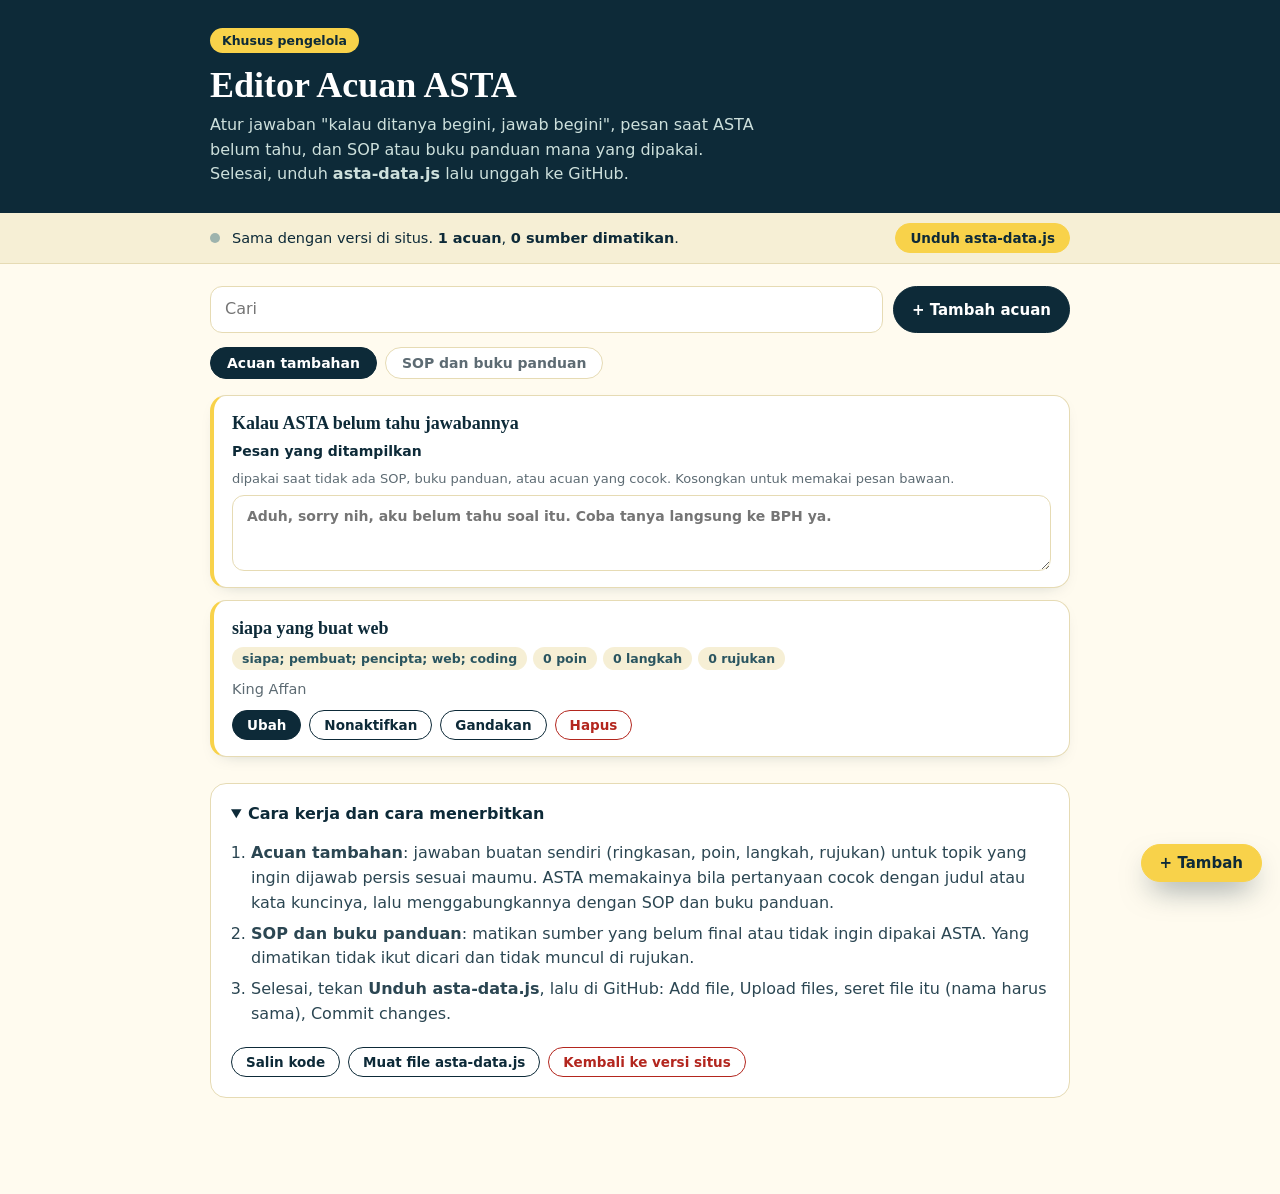
<file: admin-asta.html>
<!DOCTYPE html>
<html lang="id">
<head>
<meta charset="utf-8">
<meta name="viewport" content="width=device-width, initial-scale=1, viewport-fit=cover">
<meta name="robots" content="noindex, nofollow">
<title>Editor ASTA | BEM STDIIS</title>
<style>
:root{--ink:#0d2a38;--gold:#f8d24a;--gold2:#fde9a0;--cream:#fffbef;--sand:#f6efd5;--line:#e6dbb4;--muted:#5d6b73;--green:#0f6b5a;--red:#b3261e;--r:16px;
  --serif:Georgia,"Times New Roman",serif;--sans:system-ui,-apple-system,"Segoe UI",Roboto,sans-serif}
*{box-sizing:border-box;margin:0}
html{-webkit-text-size-adjust:100%}
body{font:16px/1.55 var(--sans);background:var(--cream);color:var(--ink);padding:env(safe-area-inset-top) 0 calc(96px + env(safe-area-inset-bottom))}
.wrap{max-width:900px;margin:0 auto;padding:0 20px}
header{background:var(--ink);color:#f6f1de;padding:28px 0 26px}
header h1{font:700 clamp(26px,5vw,36px)/1.15 var(--serif);color:#fff}
header p{color:#cde0dc;margin-top:6px;max-width:560px}
.tag{display:inline-block;background:var(--gold);color:var(--ink);font-weight:700;font-size:12.5px;border-radius:999px;padding:3px 12px;margin-bottom:12px}
.status{position:sticky;top:0;z-index:20;background:var(--sand);border-bottom:1px solid var(--line);padding:10px 0;font-size:14.5px}
.status .wrap{display:flex;align-items:center;gap:12px;flex-wrap:wrap}
.status b{font-weight:700}.dot{width:10px;height:10px;border-radius:50%;background:#9db3ad;flex:none}
.status.dirty .dot{background:var(--gold);box-shadow:0 0 0 4px rgba(248,210,74,.35)}
.status.done .dot{background:var(--green)}
.btn{font:600 15px var(--sans);border:1.5px solid var(--ink);background:transparent;color:var(--ink);border-radius:999px;padding:9px 18px;cursor:pointer;transition:background .15s,transform .15s;display:inline-flex;gap:8px;align-items:center;justify-content:center}
.btn:hover{background:var(--sand)}.btn:active{transform:scale(.97)}
.btn.gold{background:var(--gold);border-color:var(--gold)}.btn.gold:hover{background:#f3c92f}
.btn.dark{background:var(--ink);color:#fff}.btn.dark:hover{background:#17435a}
.btn.sm{padding:6px 14px;font-size:13.5px}.btn.red{border-color:var(--red);color:var(--red)}.btn.red:hover{background:#fbe9e7}
.bar{display:flex;gap:10px;flex-wrap:wrap;margin:22px 0 14px}
.bar .grow{flex:1;min-width:200px}
input,select,textarea{font:inherit;color:var(--ink);background:#fff;border:1.5px solid var(--line);border-radius:12px;padding:10px 14px;width:100%}
input:focus,select:focus,textarea:focus{outline:0;border-color:var(--ink);box-shadow:0 0 0 4px rgba(248,210,74,.45)}
textarea{min-height:110px;resize:vertical}
.tabs{display:flex;gap:8px;flex-wrap:wrap;margin-bottom:16px}
.tab{border:1.5px solid var(--line);background:#fff;border-radius:999px;padding:7px 16px;font:600 14px var(--sans);cursor:pointer;color:var(--muted)}
.tab[aria-pressed=true]{background:var(--ink);border-color:var(--ink);color:#fff}
.list{display:grid;gap:12px}
.ev{display:grid;grid-template-columns:64px minmax(0,1fr);gap:16px;background:#fff;border:1px solid var(--line);border-left:4px solid var(--gold);border-radius:var(--r);padding:16px 18px;box-shadow:0 6px 18px -12px rgba(13,42,56,.35)}
.dt{background:var(--sand);border-radius:12px;text-align:center;padding:8px 4px;align-self:start}
.dt b{display:block;font:700 24px/1 var(--serif)}.dt span{font-size:12px;font-weight:700;color:var(--muted);letter-spacing:.04em;text-transform:uppercase}
.ev h3{font:700 18px/1.3 var(--serif);margin-bottom:6px}
.meta{display:flex;gap:6px;flex-wrap:wrap;margin-bottom:8px}
.meta i{font-style:normal;font-size:12.5px;font-weight:600;background:var(--sand);border-radius:999px;padding:2px 10px;color:#2a5560}
.ev p{font-size:14.5px;color:var(--muted);margin-bottom:12px;display:-webkit-box;-webkit-line-clamp:3;-webkit-box-orient:vertical;overflow:hidden}
.act{display:flex;gap:8px;flex-wrap:wrap}
.empty{background:#fff;border:1.5px dashed var(--line);border-radius:var(--r);padding:36px 20px;text-align:center;color:var(--muted)}
.how{background:#fff;border:1px solid var(--line);border-radius:var(--r);padding:4px 20px;margin-top:26px}
.how summary{cursor:pointer;font-weight:700;padding:14px 0}
.how ol{padding:0 0 14px 20px;color:#2b4652}.how li{margin-bottom:6px}
.banner{background:#fff7d6;border:1px solid #ecd67a;border-radius:var(--r);padding:14px 18px;margin-top:18px;display:flex;gap:12px;flex-wrap:wrap;align-items:center}
.banner span{flex:1;min-width:200px}
dialog{border:0;border-radius:22px;padding:0;width:min(560px,calc(100vw - 24px));max-height:calc(100dvh - 24px);box-shadow:0 30px 80px -20px rgba(13,42,56,.6);color:var(--ink)}
dialog::backdrop{background:rgba(13,42,56,.55);backdrop-filter:blur(3px)}
.fh{background:var(--ink);color:#fff;padding:18px 24px;font:700 20px var(--serif)}
.fb{padding:20px 24px;display:grid;gap:14px;overflow:auto;max-height:calc(100dvh - 190px)}
.row2{display:grid;grid-template-columns:1fr 1fr;gap:12px}
label{font-weight:600;font-size:14px;display:grid;gap:6px}label small{font-weight:400;color:var(--muted)}
.ff{padding:14px 24px;border-top:1px solid var(--line);display:flex;gap:10px;justify-content:flex-end;background:var(--cream)}
.err{color:var(--red);font-size:13.5px;min-height:1.2em}
.toast{position:fixed;left:50%;bottom:calc(20px + env(safe-area-inset-bottom));transform:translate(-50%,30px);opacity:0;pointer-events:none;background:var(--ink);color:#fff;border-radius:999px;padding:10px 12px 10px 20px;display:flex;gap:14px;align-items:center;transition:.3s;z-index:60;max-width:calc(100vw - 24px)}
.toast.on{opacity:1;transform:translate(-50%,0);pointer-events:auto}
.toast button{background:var(--gold);border:0;border-radius:999px;padding:6px 14px;font:700 13.5px var(--sans);cursor:pointer;color:var(--ink)}
.fab{position:fixed;right:18px;bottom:calc(18px + env(safe-area-inset-bottom));z-index:30;box-shadow:0 14px 30px -10px rgba(13,42,56,.55)}
@media (max-width:520px){.ev{grid-template-columns:52px minmax(0,1fr);gap:12px;padding:14px}.row2{grid-template-columns:1fr}.dt b{font-size:20px}}
.kb{background:#fff;border:1px solid var(--line);border-left:4px solid var(--gold);border-radius:var(--r);padding:16px 18px;box-shadow:0 6px 18px -12px rgba(13,42,56,.35)}
.kb.off{opacity:.55;border-left-color:#b8c4c0}.kb h3{font:700 18px/1.3 var(--serif);margin-bottom:6px}
.kb p{font-size:14.5px;color:var(--muted);margin-bottom:10px;display:-webkit-box;-webkit-line-clamp:2;-webkit-box-orient:vertical;overflow:hidden}
.sw{display:flex;align-items:center;gap:12px;background:#fff;border:1px solid var(--line);border-radius:14px;padding:10px 14px;cursor:pointer;font-weight:600}
.sw input{width:20px;height:20px;accent-color:var(--green);flex:none;padding:0}.sw small{font-weight:400;color:var(--muted);display:block;word-break:break-all}.sw.off{background:#f4f1e6;color:var(--muted)}
.gh{font:700 13px var(--sans);letter-spacing:.06em;text-transform:uppercase;color:var(--muted);margin:18px 0 8px}
.src{display:grid;grid-template-columns:minmax(0,1fr) 84px 40px;gap:8px;align-items:start}.src .cu{grid-column:1/-1;display:grid;gap:8px}
.help{font-size:13px;color:var(--muted);font-weight:400}
[hidden]{display:none!important}
</style>
</head>
<body>
<header><div class="wrap"><span class="tag">Khusus pengelola</span><h1>Editor Acuan ASTA</h1><p>Atur jawaban "kalau ditanya begini, jawab begini", pesan saat ASTA belum tahu, dan SOP atau buku panduan mana yang dipakai. Selesai, unduh <b>asta-data.js</b> lalu unggah ke GitHub.</p></div></header>
<div class="status" id="status" role="status"><div class="wrap"><i class="dot"></i><span id="stxt"></span><span style="flex:1"></span><button class="btn gold sm" id="dl">Unduh asta-data.js</button></div></div>
<main class="wrap">
  <div class="bar"><input class="grow" id="q" type="search" placeholder="Cari" aria-label="Cari"><button class="btn dark" id="add">+ Tambah acuan</button></div>
  <div class="tabs"><button class="tab" data-t="acuan" aria-pressed="true">Acuan tambahan</button><button class="tab" data-t="sumber" aria-pressed="false">SOP dan buku panduan</button></div>
  <div class="list" id="list"></div>
  <details class="how" open><summary>Cara kerja dan cara menerbitkan</summary><ol>
    <li><b>Acuan tambahan</b>: jawaban buatan sendiri (ringkasan, poin, langkah, rujukan) untuk topik yang ingin dijawab persis sesuai maumu. ASTA memakainya bila pertanyaan cocok dengan judul atau kata kuncinya, lalu menggabungkannya dengan SOP dan buku panduan.</li>
    <li><b>SOP dan buku panduan</b>: matikan sumber yang belum final atau tidak ingin dipakai ASTA. Yang dimatikan tidak ikut dicari dan tidak muncul di rujukan.</li>
    <li>Selesai, tekan <b>Unduh asta-data.js</b>, lalu di GitHub: Add file, Upload files, seret file itu (nama harus sama), Commit changes.</li></ol>
    <div class="act" style="padding-bottom:16px"><button class="btn sm" id="copy">Salin kode</button><button class="btn sm" id="imp">Muat file asta-data.js</button><button class="btn sm red" id="reset">Kembali ke versi situs</button><input type="file" id="file" accept=".js,.json,text/javascript" hidden></div></details>
</main>
<button class="btn gold fab" id="fab" aria-label="Tambah acuan">+ Tambah</button>
<dialog id="dlg"><form method="dialog" id="form" novalidate>
  <div class="fh" id="ftitle">Tambah acuan</div>
  <div class="fb">
    <label>Kalau ada yang bertanya (judul atau pertanyaan) *<input id="f-judul" maxlength="160" placeholder="Contoh: Cara mencairkan dana kegiatan"></label>
    <label>Kata kunci <small class="help">pisahkan dengan koma; masukkan kata yang sering dipakai orang bertanya</small><input id="f-kunci" maxlength="300" placeholder="cair, duit, dana, rab"></label>
    <label>Maka ASTA menjawab *<textarea id="f-ringkas" maxlength="600" style="min-height:84px"></textarea></label>
    <label>Poin penting <small class="help">satu poin per baris</small><textarea id="f-poin" maxlength="2000"></textarea></label>
    <label>Langkah <small class="help">satu langkah per baris; boleh "Judul: penjelasan"</small><textarea id="f-langkah" maxlength="2500"></textarea></label>
    <div><div style="font-weight:600;font-size:14px;margin-bottom:8px">Rujukan</div><div id="srcs" style="display:grid;gap:12px"></div><button type="button" class="btn sm" id="addsrc" style="margin-top:10px">+ Tambah rujukan</button></div>
    <label class="sw" style="font-weight:600"><input type="checkbox" id="f-aktif" checked><span>Aktif dipakai ASTA</span></label>
    <div class="err" id="err" role="alert"></div>
  </div>
  <div class="ff"><button class="btn" type="button" id="cancel">Batal</button><button class="btn gold" type="submit">Simpan</button></div>
</form></dialog>
<div class="toast" id="toast"><span id="ttxt"></span></div>
<script>document.write('<script src="sop-data.js"><\/script><script src="asta-data.js?t='+Date.now()+'"><\/script>');</script>
<script>
(function(){
var $=function(i){return document.getElementById(i);};
function esc(t){return String(t==null?"":t).replace(/[&<>"]/g,function(c){return {"&":"&amp;","<":"&lt;",">":"&gt;",'"':"&quot;"}[c];});}
var BOOKS=[["presiden","Presiden"],["wakil-presiden","Wakil Presiden"],["sekretaris-jenderal","Sekretaris Jenderal"],["psdm","Kementerian PSDM"],["akademik-karier","Kementerian Akademik dan Karier"],["harmonisasi-kampus","Kementerian Harmonisasi Kampus"],["kemenpora","Kementerian Pemuda dan Olahraga"],["hubeks","Kementerian Hubungan Eksternal"],["kesma","Kementerian Kesejahteraan Mahasiswa"],["pengembangan-bahasa","Kementerian Pengembangan Bahasa"],["biro-administrasi","Biro Administrasi"],["biro-keuangan","Biro Keuangan"],["biro-dkv","Biro DKV"],["inspektorat-jenderal","Inspektorat Jenderal"]];
var SOPS=(window.SOP_DATA||[]).map(function(s){return [s.c,s.t];}).sort(function(a,b){return a[0]<b[0]?-1:1;});
function load(o){o=o&&typeof o==="object"?o:{};return {acuan:Array.isArray(o.acuan)?o.acuan:[],mati:Array.isArray(o.mati)?o.mati:[],kosong:typeof o.kosong==="string"?o.kosong:""};}
var D=load(JSON.parse(JSON.stringify(window.ASTA_KB||{}))),SITE=JSON.stringify(D),downloaded=false,tab="acuan",edit=-1,tT;
function toast(m){$("ttxt").textContent=m;$("toast").classList.add("on");clearTimeout(tT);tT=setTimeout(function(){$("toast").classList.remove("on");},2800);}
function status(){var d=JSON.stringify(D)!==SITE,st=$("status");st.className="status"+(d?(downloaded?" done":" dirty"):"");
  $("stxt").innerHTML=!d?"Sama dengan versi di situs. <b>"+D.acuan.length+" acuan</b>, <b>"+D.mati.length+" sumber dimatikan</b>.":downloaded?"<b>File sudah diunduh.</b> Tinggal unggah <b>asta-data.js</b> ke GitHub.":"<b>Ada perubahan belum diterbitkan.</b>";}
function touch(){downloaded=false;render();}
function render(){var q=$("q").value.trim().toLowerCase(),h="";
  $("add").hidden=tab!=="acuan";$("fab").hidden=tab!=="acuan";
  [].forEach.call(document.querySelectorAll(".tab"),function(b){b.setAttribute("aria-pressed",b.getAttribute("data-t")===tab);});
  if(tab==="acuan"){
    var L=D.acuan.map(function(k,i){return [k,i];}).filter(function(x){return !q||(x[0].judul+" "+x[0].kunci+" "+x[0].ringkas).toLowerCase().indexOf(q)>=0;});
    h=L.length?L.map(function(x){var k=x[0],i=x[1];return '<article class="kb'+(k.aktif===false?" off":"")+'"><h3>'+esc(k.judul)+'</h3><div class="meta">'+(k.aktif===false?"<i>Nonaktif</i>":"")+(k.kunci?String(k.kunci).split(",").slice(0,5).map(function(w){return w.trim()?"<i>"+esc(w.trim())+"</i>":"";}).join(""):"")+"<i>"+(k.poin||[]).length+" poin</i><i>"+(k.langkah||[]).length+" langkah</i><i>"+(k.sumber||[]).length+" rujukan</i></div><p>"+esc(k.ringkas||"")+'</p><div class="act"><button class="btn sm dark" data-a="e" data-i="'+i+'">Ubah</button><button class="btn sm" data-a="t" data-i="'+i+'">'+(k.aktif===false?"Aktifkan":"Nonaktifkan")+'</button><button class="btn sm" data-a="c" data-i="'+i+'">Gandakan</button><button class="btn sm red" data-a="d" data-i="'+i+'">Hapus</button></div></article>';}).join(""):'<div class="empty">'+(D.acuan.length?"Tidak ada yang cocok.":"Belum ada acuan tambahan. Tekan <b>+ Tambah acuan</b> untuk membuat jawaban sendiri.")+"</div>";
  }else{
    function row(id,t,sub){var off=D.mati.indexOf(id)>=0;return '<label class="sw'+(off?" off":"")+'"><input type="checkbox" data-s="'+esc(id)+'"'+(off?"":" checked")+'><span>'+esc(t)+"<small>"+esc(sub)+"</small></span></label>";}
    var bk=BOOKS.filter(function(b){return !q||b[1].toLowerCase().indexOf(q)>=0;}),sp=SOPS.filter(function(s){return !q||(s[0]+" "+s[1]).toLowerCase().indexOf(q)>=0;});
    h='<div class="gh">Buku panduan ('+bk.length+")</div>"+bk.map(function(b){return row(b[0],b[1],"panduan/"+b[0]+".pdf");}).join("")+'<div class="gh">SOP ('+sp.length+")</div>"+sp.map(function(s){return row(s[0],s[0]+" "+s[1],"sop/"+s[0]+".pdf");}).join("");
  }
  function kosongCard(){return '<article class="kb"><h3>Kalau ASTA belum tahu jawabannya</h3><label>Pesan yang ditampilkan <small class="help">dipakai saat tidak ada SOP, buku panduan, atau acuan yang cocok. Kosongkan untuk memakai pesan bawaan.</small><textarea id="kosong" maxlength="300" style="min-height:76px" placeholder="Aduh, sorry nih, aku belum tahu soal itu. Coba tanya langsung ke BPH ya.">'+esc(D.kosong||"")+"</textarea></label></article>";}
  $("list").innerHTML=(tab==="acuan"?kosongCard():"")+h;status();}
$("list").addEventListener("input",function(e){if(e.target.id==="kosong"){D.kosong=e.target.value;downloaded=false;status();}});
$("list").addEventListener("click",function(e){var b=e.target.closest("[data-a]");if(!b)return;var i=+b.getAttribute("data-i"),a=b.getAttribute("data-a"),k=D.acuan[i];
  if(a==="e")open(i);
  else if(a==="t"){k.aktif=k.aktif===false;touch();}
  else if(a==="c"){var c=JSON.parse(JSON.stringify(k));c.id="k"+Date.now();c.judul+=" (salinan)";D.acuan.splice(i+1,0,c);touch();toast("Acuan digandakan.");}
  else if(a==="d"&&confirm("Hapus acuan \""+k.judul+"\"?")){D.acuan.splice(i,1);touch();toast("Acuan dihapus.");}});
$("list").addEventListener("change",function(e){var c=e.target.closest("[data-s]");if(!c)return;var id=c.getAttribute("data-s"),i=D.mati.indexOf(id);if(c.checked&&i>=0)D.mati.splice(i,1);else if(!c.checked&&i<0)D.mati.push(id);touch();});
[].forEach.call(document.querySelectorAll(".tab"),function(b){b.onclick=function(){tab=b.getAttribute("data-t");$("q").value="";render();};});
$("q").addEventListener("input",render);
function opts(sel){var h='<option value="">Pilih rujukan</option><optgroup label="Buku panduan">'+BOOKS.map(function(b){return '<option value="b:'+b[0]+'">Buku Panduan '+esc(b[1])+"</option>";}).join("")+'</optgroup><optgroup label="SOP">'+SOPS.map(function(s){return '<option value="s:'+s[0]+'">'+esc(s[0]+" "+s[1])+"</option>";}).join("")+'</optgroup><option value="u">Tautan atau dokumen lain</option>';return h;}
function addSrc(x){var d=document.createElement("div"),v="",u=x&&x.url||"";
  if(x){var m=/^panduan\/(.+)\.pdf$/.exec(u),n=/^sop\/(.+)\.pdf$/.exec(u);v=m?"b:"+m[1]:n?"s:"+n[1]:"u";}
  d.className="src";d.innerHTML='<select class="s-ref" aria-label="Rujukan">'+opts()+'</select><input class="s-hlm" type="number" min="1" placeholder="Hal." aria-label="Halaman" value="'+esc(x&&x.hlm||"")+'"><button type="button" class="btn sm red s-del" aria-label="Hapus rujukan">&times;</button><div class="cu" hidden><input class="s-lbl" placeholder="Nama rujukan" value="'+esc(x&&v==="u"?x.label:"")+'"><input class="s-url" placeholder="Alamat file atau tautan (https://...)" value="'+esc(v==="u"?u:"")+'"></div>';
  d.querySelector(".s-ref").value=v;d.querySelector(".cu").hidden=v!=="u";$("srcs").appendChild(d);}
$("srcs").addEventListener("change",function(e){if(e.target.classList.contains("s-ref"))e.target.closest(".src").querySelector(".cu").hidden=e.target.value!=="u";});
$("srcs").addEventListener("click",function(e){if(e.target.closest(".s-del"))e.target.closest(".src").remove();});
$("addsrc").onclick=function(){addSrc();};
function open(i){edit=i;var k=i>=0?D.acuan[i]:{};$("ftitle").textContent=i>=0?"Ubah acuan":"Tambah acuan";
  $("f-judul").value=k.judul||"";$("f-kunci").value=k.kunci||"";$("f-ringkas").value=k.ringkas||"";$("f-poin").value=(k.poin||[]).join("\n");$("f-langkah").value=(k.langkah||[]).join("\n");$("f-aktif").checked=k.aktif!==false;
  $("srcs").innerHTML="";(k.sumber||[]).forEach(addSrc);$("err").textContent="";$("dlg").showModal();setTimeout(function(){$("f-judul").focus();},60);}
$("add").onclick=$("fab").onclick=function(){open(-1);};$("cancel").onclick=function(){$("dlg").close();};
function lines(v){return v.split("\n").map(function(x){return x.trim();}).filter(Boolean);}
$("form").addEventListener("submit",function(e){e.preventDefault();
  var j=$("f-judul").value.trim(),r=$("f-ringkas").value.trim(),po=lines($("f-poin").value),la=lines($("f-langkah").value),src=[],bad="";
  [].forEach.call($("srcs").children,function(d){var v=d.querySelector(".s-ref").value,h=d.querySelector(".s-hlm").value.trim(),o=null;
    if(v.slice(0,2)==="b:"){var b=BOOKS.filter(function(x){return x[0]===v.slice(2);})[0];o={label:"Buku Panduan "+b[1],url:"panduan/"+b[0]+".pdf"};}
    else if(v.slice(0,2)==="s:"){var s=SOPS.filter(function(x){return x[0]===v.slice(2);})[0];o={label:s[0]+" "+s[1],url:"sop/"+s[0]+".pdf"};}
    else if(v==="u"){var u=d.querySelector(".s-url").value.trim(),l=d.querySelector(".s-lbl").value.trim();if(!u||!l)bad="Rujukan lain perlu nama dan alamat.";else o={label:l,url:u};}
    if(o){if(h)o.hlm=+h;src.push(o);}});
  if(!j){$("err").textContent="Judul wajib diisi.";return;}
  if(!r&&!po.length&&!la.length){$("err").textContent="Isi ringkasan, poin, atau langkah.";return;}
  if(bad){$("err").textContent=bad;return;}
  var o={id:edit>=0?D.acuan[edit].id:"k"+Date.now(),judul:j,kunci:$("f-kunci").value.trim(),ringkas:r,poin:po,langkah:la,sumber:src,aktif:$("f-aktif").checked};
  if(edit>=0)D.acuan[edit]=o;else D.acuan.unshift(o);
  $("dlg").close();touch();toast("Acuan disimpan.");});
function output(){return "/* asta-data.js: acuan tambahan dan pengaturan sumber untuk ASTA.\n   Jangan diedit manual. Gunakan admin-asta.html, lalu unduh file ini dan unggah ke GitHub.\n   Terakhir dibuat: "+new Date().toLocaleString("id-ID")+" */\nwindow.ASTA_KB = "+JSON.stringify(D,null,1)+";\n";}
$("dl").onclick=function(){var bl=new Blob([output()],{type:"text/javascript"}),a=document.createElement("a");a.href=URL.createObjectURL(bl);a.download="asta-data.js";document.body.appendChild(a);a.click();a.remove();setTimeout(function(){URL.revokeObjectURL(a.href);},2000);downloaded=true;status();toast("asta-data.js diunduh. Sekarang unggah ke GitHub.");};
$("copy").onclick=function(){if(navigator.clipboard&&navigator.clipboard.writeText)navigator.clipboard.writeText(output()).then(function(){toast("Kode disalin.");},function(){toast("Gagal menyalin. Gunakan tombol unduh.");});};
$("imp").onclick=function(){$("file").click();};
$("file").addEventListener("change",function(e){var f=e.target.files[0];if(!f)return;var r=new FileReader();r.onload=function(){try{var t=String(r.result);D=load(JSON.parse(t.slice(t.indexOf("{",t.indexOf("ASTA_KB")),t.lastIndexOf("}")+1)));touch();toast("File dimuat.");}catch(x){alert("Format file tidak dikenali. Gunakan asta-data.js buatan editor ini.");}};r.readAsText(f);e.target.value="";});
$("reset").onclick=function(){if(JSON.stringify(D)===SITE||confirm("Buang semua perubahan dan kembali ke versi situs?")){D=load(JSON.parse(SITE));touch();}};
window.addEventListener("beforeunload",function(e){if(JSON.stringify(D)!==SITE&&!downloaded){e.preventDefault();e.returnValue="";}});
render();
})();
</script>
</body>
</html>
</file>
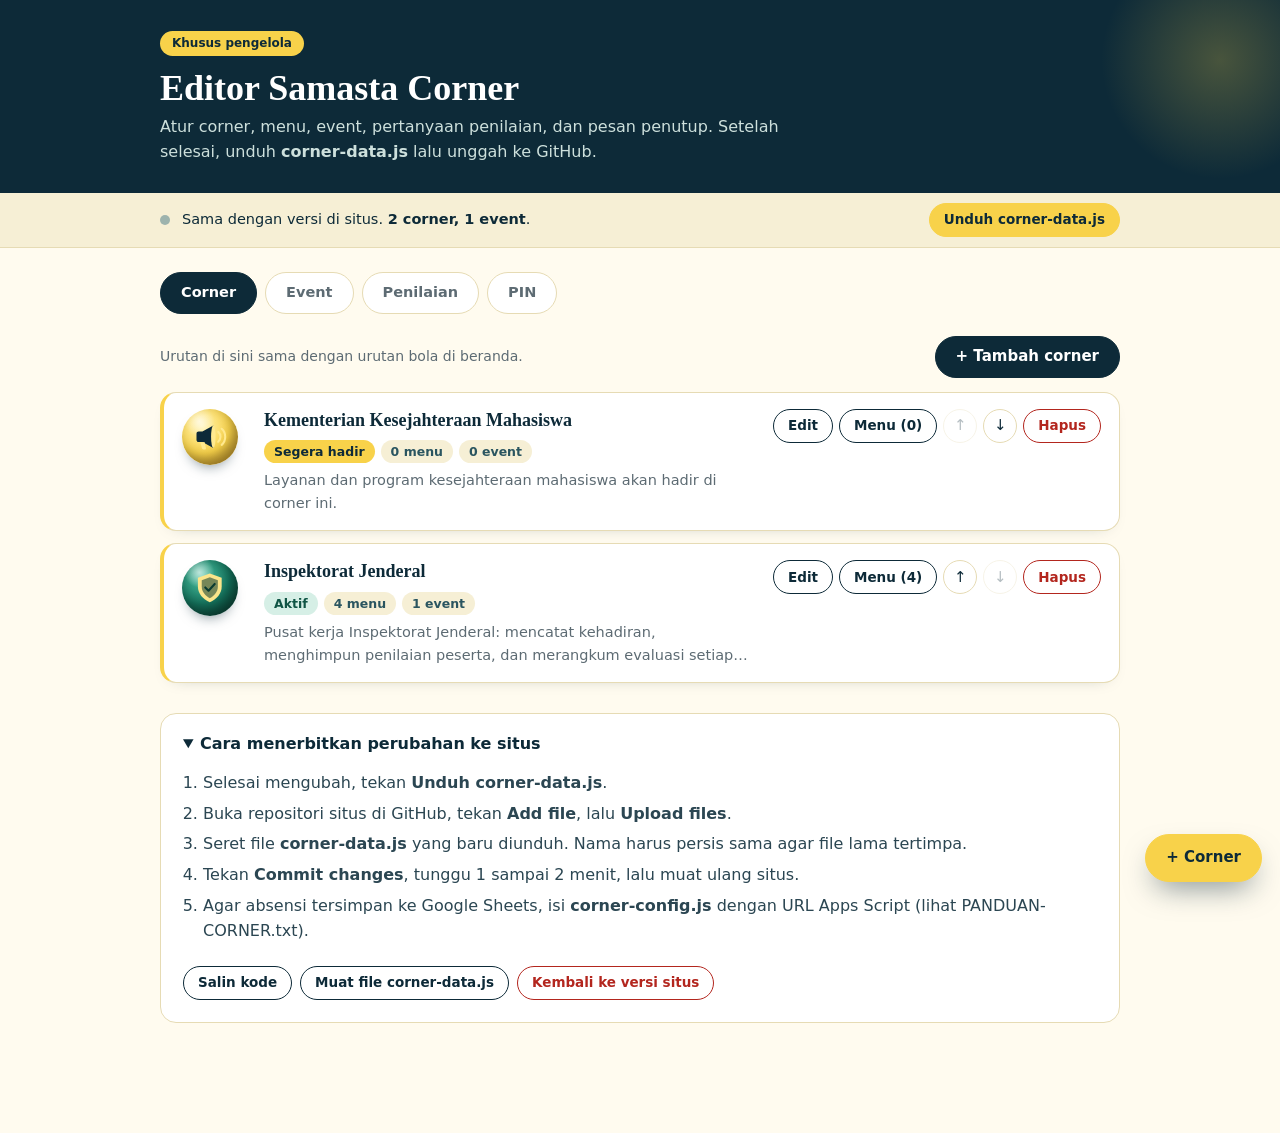
<file: admin-corner.html>
<!DOCTYPE html>
<html lang="id">
<head>
<meta charset="utf-8">
<meta name="viewport" content="width=device-width, initial-scale=1, viewport-fit=cover">
<meta name="robots" content="noindex, nofollow">
<title>Editor Samasta Corner | BEM STDIIS</title>
<style>
:root{--ink:#0d2a38;--ink2:#17435a;--gold:#f8d24a;--cream:#fffbef;--sand:#f6efd5;--line:#e6dbb4;--muted:#5d6b73;--green:#0f6b5a;--red:#b3261e;--r:16px;--gap:16px;
  --serif:Georgia,"Times New Roman",serif;--sans:system-ui,-apple-system,"Segoe UI",Roboto,sans-serif}
*{box-sizing:border-box;margin:0}
[hidden]{display:none!important}
html{-webkit-text-size-adjust:100%}
body{font:16px/1.55 var(--sans);background:var(--cream);color:var(--ink);padding-bottom:calc(110px + env(safe-area-inset-bottom))}
button,input,select,textarea{font:inherit;color:inherit}
.wrap{width:min(960px,100% - 32px);margin-inline:auto}
header.top{background:var(--ink);color:#f6f1de;padding:30px 0 28px;position:relative;overflow:hidden}
header.top::after{content:"";position:absolute;right:-60px;top:-60px;width:240px;height:240px;border-radius:50%;background:radial-gradient(circle,rgba(248,210,74,.25),transparent 70%)}
header.top .wrap{position:relative;z-index:1}
.tag{display:inline-block;background:var(--gold);color:var(--ink);font-weight:700;font-size:12px;border-radius:999px;padding:3px 12px;margin-bottom:12px}
header.top h1{font:700 clamp(26px,5vw,36px)/1.15 var(--serif);color:#fff;margin-bottom:6px}
header.top p{color:#cde0dc;max-width:620px}
.status{position:sticky;top:0;z-index:30;background:var(--sand);border-bottom:1px solid var(--line)}
.status .wrap{display:flex;align-items:center;gap:12px;min-height:54px;padding-block:8px}
.dot{flex:none;width:10px;height:10px;border-radius:50%;background:#9db3ad}
.status.dirty .dot{background:var(--gold);box-shadow:0 0 0 4px rgba(248,210,74,.35)}.status.done .dot{background:var(--green)}
#stxt{flex:1;min-width:0;font-size:14.5px;line-height:1.4}
.btn{display:inline-flex;align-items:center;justify-content:center;gap:8px;min-height:42px;padding:0 20px;border-radius:999px;border:1.5px solid var(--ink);background:transparent;font-weight:600;font-size:15px;cursor:pointer;white-space:nowrap;transition:background .15s,transform .15s,box-shadow .15s}
.btn:hover{background:var(--sand)}.btn:active{transform:scale(.97)}.btn:focus-visible,.tab:focus-visible,.icon-btn:focus-visible{outline:3px solid var(--gold);outline-offset:2px}
.btn.gold{background:var(--gold);border-color:var(--gold)}.btn.gold:hover{background:#f3c92f}
.btn.dark{background:var(--ink);color:#fff}.btn.dark:hover{background:var(--ink2)}
.btn.sm{min-height:34px;padding:0 14px;font-size:13.5px}.btn.red{border-color:var(--red);color:var(--red)}.btn.red:hover{background:#fbe9e7}
.btn[disabled]{opacity:.4;pointer-events:none}
.icon-btn{display:inline-grid;place-items:center;width:34px;height:34px;border-radius:50%;border:1.5px solid var(--line);background:#fff;cursor:pointer;font-size:15px;line-height:1;transition:background .15s,border-color .15s}
.icon-btn:hover{background:var(--sand);border-color:var(--ink)}.icon-btn[disabled]{opacity:.3;pointer-events:none}.icon-btn.red{color:var(--red)}
.tabs{display:flex;gap:8px;margin:24px 0 8px;overflow-x:auto;padding-bottom:4px;scrollbar-width:none}.tabs::-webkit-scrollbar{display:none}
.tab{flex:none;min-height:42px;padding:0 20px;border-radius:999px;border:1.5px solid var(--line);background:#fff;font-weight:600;font-size:14.5px;color:var(--muted);cursor:pointer}
.tab[aria-pressed=true]{background:var(--ink);border-color:var(--ink);color:#fff}
.panel-bar{display:flex;align-items:center;gap:12px;margin:18px 0 14px;min-height:42px}
.panel-bar .grow{flex:1;min-width:0}.panel-bar .hint{font-size:14px}
.hint{color:var(--muted);font-size:13.5px;line-height:1.5}
.list{display:grid;gap:12px}
.card{display:grid;grid-template-columns:64px minmax(0,1fr) auto;grid-template-areas:"lead body act";gap:6px 18px;align-items:start;background:#fff;border:1px solid var(--line);border-left:4px solid var(--gold);border-radius:var(--r);padding:16px 18px;box-shadow:0 6px 18px -14px rgba(13,42,56,.4)}
.card .lead{grid-area:lead}.card .body{grid-area:body;min-width:0}.card .act{grid-area:act;display:flex;gap:6px;align-items:center;flex-wrap:wrap;justify-content:flex-end}
.card h3{font:700 18px/1.3 var(--serif);overflow-wrap:anywhere}
.card p{font-size:14.5px;color:var(--muted);margin-top:6px;display:-webkit-box;-webkit-line-clamp:2;-webkit-box-orient:vertical;overflow:hidden}
.meta{display:flex;gap:6px;flex-wrap:wrap;margin-top:8px}
.meta i{font-style:normal;font-size:12.5px;font-weight:600;background:var(--sand);border-radius:999px;padding:2px 10px;color:#2a5560}
.meta i.ok{background:#d6efe6;color:#0f5444}.meta i.soon{background:var(--gold);color:var(--ink)}
.sph{width:56px;height:56px;border-radius:50%;display:grid;place-items:center;position:relative;overflow:hidden;
  background:radial-gradient(circle at 31% 22%,rgba(255,255,255,.65) 0,rgba(255,255,255,0) 26%),radial-gradient(circle at 36% 30%,var(--o1),var(--o2) 52%,var(--o3));box-shadow:inset -5px -7px 12px rgba(0,0,0,.3),0 8px 14px -8px rgba(13,42,56,.6)}
.sph svg{width:60%;height:60%;color:var(--ot);overflow:visible}.sph .f{fill:currentColor}.sph .a{fill:var(--oa)}.sph .s{fill:none;stroke:var(--oa);stroke-width:3;stroke-linecap:round;stroke-linejoin:round}
.dt{width:56px;background:var(--sand);border-radius:12px;text-align:center;padding:8px 4px}
.dt b{display:block;font:700 22px/1 var(--serif)}.dt span{font-size:11.5px;font-weight:700;color:var(--muted);text-transform:uppercase}
.empty{background:#fff;border:1.5px dashed var(--line);border-radius:var(--r);padding:40px 20px;text-align:center;color:var(--muted)}
.warn{background:#fff1d6;border:1px solid #efc98a;border-radius:var(--r);padding:12px 16px;margin-bottom:14px;font-size:14.5px}
.pinst{display:inline-flex;align-items:center;gap:8px;margin:0 0 16px;padding:8px 14px;border-radius:999px;font-size:14px;background:#fbe9e7;color:#8a2d20}.pinst.on{background:#e3f5ee;color:#0f5a46}
.section{background:#fff;border:1px solid var(--line);border-radius:var(--r);padding:22px;margin-bottom:18px}
.section>h2{font:700 20px/1.3 var(--serif);margin-bottom:4px}.section>.hint{margin-bottom:16px}
.how{background:#fff;border:1px solid var(--line);border-radius:var(--r);padding:4px 22px;margin-top:30px}
.how summary{cursor:pointer;font-weight:700;padding:14px 0}.how ol{padding:0 0 12px 20px;color:#2b4652}.how li{margin-bottom:6px}
.how .tools{display:flex;gap:8px;flex-wrap:wrap;padding:4px 0 18px}
.banner{background:#fff7d6;border:1px solid #ecd67a;border-radius:var(--r);padding:12px 18px;margin-top:18px;display:flex;gap:10px;flex-wrap:wrap;align-items:center}.banner span{flex:1;min-width:200px;font-size:14.5px}

/* formulir */
label.f{display:grid;gap:6px;font-weight:600;font-size:14px}label.f small{font-weight:400;color:var(--muted)}
.inp,select.inp,textarea.inp{width:100%;min-height:44px;padding:10px 14px;background:#fff;border:1.5px solid var(--line);border-radius:12px;font-size:15.5px;font-weight:400}
textarea.inp{resize:vertical;min-height:110px;line-height:1.55}
.inp:focus{outline:0;border-color:var(--ink);box-shadow:0 0 0 4px rgba(248,210,74,.45)}
.row2{display:grid;grid-template-columns:repeat(2,minmax(0,1fr));gap:14px;align-items:end}
.err{color:var(--red);font-size:14px;font-weight:600;min-height:1.3em}
.fgrid{display:grid;gap:16px}
.sw{display:flex;gap:10px;flex-wrap:wrap}
.pick{position:relative;cursor:pointer}.pick input{position:absolute;opacity:0;inset:0;width:100%;height:100%;cursor:pointer;margin:0}
.pick .sph{border:3px solid transparent;transition:transform .15s,border-color .15s}.pick input:checked+.sph{border-color:var(--ink);transform:scale(1.08)}.pick input:focus-visible+.sph{outline:3px solid var(--gold);outline-offset:2px}
.pick.ic .sph{width:48px;height:48px}.pick.cl .sph{width:44px;height:44px}
.preview{display:flex;align-items:center;gap:16px;background:var(--sand);border-radius:14px;padding:12px 16px}.preview .sph{width:64px;height:64px;flex:none}
.preview b{display:block;font:700 18px var(--serif)}.preview small{color:var(--muted)}
.checks{display:grid;gap:2px;max-height:220px;overflow:auto;border:1.5px solid var(--line);border-radius:12px;padding:6px;background:#fff}
.checks label{display:flex;gap:12px;align-items:center;padding:8px 10px;border-radius:8px;font-weight:500;font-size:15px;cursor:pointer}.checks label:hover{background:var(--sand)}.checks input{width:18px;height:18px;accent-color:var(--green);flex:none}
.switch{position:relative;display:inline-flex;align-items:center;gap:10px;cursor:pointer;font-weight:600;font-size:14px;user-select:none}
.switch input{position:absolute;opacity:0}.switch .tr{width:42px;height:24px;border-radius:99px;background:#cdd5d3;position:relative;transition:background .2s;flex:none}
.switch .tr::after{content:"";position:absolute;left:3px;top:3px;width:18px;height:18px;border-radius:50%;background:#fff;box-shadow:0 1px 3px rgba(0,0,0,.3);transition:transform .2s}
.switch input:checked+.tr{background:var(--green)}.switch input:checked+.tr::after{transform:translateX(18px)}.switch input:focus-visible+.tr{outline:3px solid var(--gold);outline-offset:2px}
.sub{border-top:1px solid var(--line);padding-top:16px;margin-top:2px}.sub h4{font:700 15px var(--sans);margin-bottom:10px}

/* editor soal */
.qs{display:grid;gap:10px}
.q,.sub,.section{scroll-margin-top:72px}
.q{background:var(--cream);border:1.5px solid var(--line);border-radius:14px;padding:14px;display:grid;gap:10px}
.q-h{display:grid;grid-template-columns:30px minmax(0,1fr) auto;gap:10px;align-items:center}
.q-n{width:30px;height:30px;border-radius:50%;background:var(--ink);color:var(--gold);display:grid;place-items:center;font:700 13px var(--serif)}
.q-ctl{display:flex;gap:4px}
.q-o{display:grid;grid-template-columns:minmax(0,1fr);gap:10px;align-items:center}
.q-o .full{grid-column:1/-1}
.q-t{display:flex;gap:16px;flex-wrap:wrap;align-items:center}
.seg{display:flex;flex-wrap:wrap;justify-self:start;max-width:100%;border:1.5px solid var(--line);border-radius:18px;overflow:hidden;background:#fff}
.seg label{position:relative;cursor:pointer}.seg input{position:absolute;opacity:0;inset:0;margin:0;cursor:pointer}.seg span{display:block;padding:7px 14px;font-size:13.5px;font-weight:600;color:var(--muted);white-space:nowrap}
.seg input:checked+span{background:var(--ink);color:#fff}.seg input:focus-visible+span{outline:3px solid var(--gold);outline-offset:-3px}
.prev-msg{background:var(--ink);color:#dbe8e4;border-radius:14px;padding:16px 18px;font-size:14.5px;line-height:1.6}.prev-msg b{display:block;font:700 18px var(--serif);color:#f8d24a;margin-bottom:6px}

/* dialog */
dialog{margin:auto;border:0;border-radius:22px;padding:0;width:min(640px,100% - 20px);max-height:calc(100dvh - 20px);color:var(--ink);background:var(--cream);box-shadow:0 30px 80px -20px rgba(13,42,56,.6);overflow:clip}
dialog[open]{display:flex;flex-direction:column}
#m-list,#m-form{display:contents}
dialog::backdrop{background:rgba(13,42,56,.55);backdrop-filter:blur(3px)}
.fh{flex:none;background:var(--ink);color:#fff;padding:18px 24px;font:700 20px var(--serif)}
.fb{flex:1;min-height:0;overflow:auto;padding:22px 24px;display:grid;gap:16px;align-content:start}
.ff{flex:none;padding:14px 24px calc(14px + env(safe-area-inset-bottom));border-top:1px solid var(--line);display:flex;gap:10px;justify-content:flex-end;background:#fff}
.mrow{display:grid;grid-template-columns:minmax(0,1fr) auto;gap:10px;align-items:center;background:#fff;border:1px solid var(--line);border-radius:12px;padding:10px 12px}
.mrow b{display:block;overflow-wrap:anywhere}.mrow small{color:var(--muted)}.mrow .ctl{display:flex;gap:4px;align-items:center}
.toast{position:fixed;left:50%;bottom:calc(20px + env(safe-area-inset-bottom));transform:translate(-50%,30px);opacity:0;pointer-events:none;background:var(--ink);color:#fff;border-radius:999px;padding:10px 12px 10px 20px;display:flex;gap:14px;align-items:center;transition:.3s;z-index:60;max-width:calc(100vw - 24px);font-size:14.5px}
.toast.on{opacity:1;transform:translate(-50%,0);pointer-events:auto}.toast button{background:var(--gold);border:0;border-radius:999px;padding:6px 14px;font-weight:700;font-size:13.5px;cursor:pointer;color:var(--ink)}
.fab{position:fixed;right:max(18px,env(safe-area-inset-right));bottom:calc(18px + env(safe-area-inset-bottom));z-index:30;box-shadow:0 14px 30px -10px rgba(13,42,56,.55);min-height:48px}
@media (max-width:640px){
  .card{grid-template-columns:52px minmax(0,1fr);grid-template-areas:"lead body" "act act";padding:14px}
  .card .act{justify-content:flex-start;padding-top:6px;border-top:1px dashed var(--line);margin-top:6px}
  .row2{grid-template-columns:minmax(0,1fr)}
  .sph{width:48px;height:48px}.dt{width:48px}
  .fh{padding:16px 18px}.fb{padding:18px}.ff{padding-inline:18px}
  .q-h{grid-template-columns:30px minmax(0,1fr)}.q-ctl{grid-column:1/-1;justify-content:flex-end}
  .status .wrap{flex-wrap:wrap}
}
</style>
</head>
<body>
<header class="top"><div class="wrap"><span class="tag">Khusus pengelola</span><h1>Editor Samasta Corner</h1><p>Atur corner, menu, event, pertanyaan penilaian, dan pesan penutup. Setelah selesai, unduh <b>corner-data.js</b> lalu unggah ke GitHub.</p></div></header>

<div class="status" id="status" role="status"><div class="wrap"><i class="dot"></i><span id="stxt"></span><button class="btn gold sm" id="dl" type="button">Unduh corner-data.js</button></div></div>

<main class="wrap">
  <div class="banner" id="draft" hidden><span>Ada draf yang belum diterbitkan dari sesi sebelumnya di perangkat ini.</span><button class="btn sm dark" id="draft-ok" type="button">Pulihkan draf</button><button class="btn sm" id="draft-no" type="button">Buang</button></div>

  <div class="tabs" id="tabs" role="tablist">
    <button class="tab" data-t="corner" aria-pressed="true" type="button">Corner</button>
    <button class="tab" data-t="event" aria-pressed="false" type="button">Event</button>
    <button class="tab" data-t="soal" aria-pressed="false" type="button">Penilaian</button>
    <button class="tab" data-t="pin" aria-pressed="false" type="button">PIN</button>
  </div>

  <section id="p-corner">
    <div class="panel-bar"><span class="hint grow">Urutan di sini sama dengan urutan bola di beranda.</span><button class="btn dark" id="add-c" type="button">+ Tambah corner</button></div>
    <div class="list" id="l-corner"></div>
  </section>

  <section id="p-event" hidden>
    <div class="panel-bar"><select id="ev-c" class="inp grow" aria-label="Pilih corner"></select><button class="btn dark" id="add-e" type="button">+ Tambah event</button></div>
    <div id="ev-warn"></div>
    <div class="list" id="l-event"></div>
  </section>

  <section id="p-soal" hidden>
    <div class="section">
      <h2>Pertanyaan penilaian</h2>
      <p class="hint">Dipakai semua event, kecuali event yang punya pertanyaan sendiri. Nama, NIM, dan bagian di BEM selalu ditanyakan lebih dulu, tidak perlu ditambahkan di sini.</p>
      <div id="qs-global"></div>
      <div class="err" id="a-err" role="alert"></div>
    </div>
    <div class="section">
      <h2>Kata penutup</h2>
      <p class="hint">Ditampilkan setelah peserta selesai mengisi. Tulis <code>{nama}</code> untuk nama depan peserta, <code>{event}</code> untuk judul acara, dan <code>{corner}</code> untuk nama corner.</p>
      <div class="fgrid">
        <label class="f">Judul<input class="inp" id="pn-j" maxlength="80"></label>
        <label class="f">Pesan <small>(baris kosong = paragraf baru)</small><textarea class="inp" id="pn-p" maxlength="600"></textarea></label>
        <div class="prev-msg" id="pn-prev" aria-live="polite"></div>
      </div>
    </div>
    <div class="section">
      <h2>Pengaturan absensi</h2>
      <label class="f" style="max-width:360px">Absensi tetap terbuka berapa hari setelah acara selesai?<input class="inp" id="a-hari" type="number" min="0" max="30"></label>
    </div>
  </section>

  <section id="p-pin" hidden>
    <div class="section">
      <h2>PIN untuk membuka corner</h2>
      <p class="hint">Hanya pengurus yang tahu PIN yang bisa membuka corner dari beranda. Peserta yang memindai barcode absensi <b>tidak</b> memerlukan PIN. PIN tidak disimpan sebagai teks, hanya sidik digitalnya (SHA-256 dengan garam) di <code>corner-data.js</code>.</p>
      <div class="pinst" id="pin-st" role="status"></div>
      <form class="fgrid" id="pin-f" novalidate autocomplete="off" style="max-width:360px">
        <label class="f">PIN baru <small>(4 sampai 8 angka)</small><input class="inp" id="pin-a" type="password" inputmode="numeric" pattern="[0-9]*" maxlength="8" autocomplete="new-password"></label>
        <label class="f">Ulangi PIN baru<input class="inp" id="pin-b" type="password" inputmode="numeric" pattern="[0-9]*" maxlength="8" autocomplete="new-password"></label>
        <div class="err" id="pin-e" role="alert"></div>
        <div class="panel-bar" style="margin:0"><button class="btn dark" id="pin-set" type="submit">Simpan PIN</button><button class="btn red" id="pin-off" type="button">Matikan PIN</button></div>
      </form>
      <p class="hint" style="margin-top:16px">Situs ini statis (tanpa server), jadi PIN menghalangi pengunjung biasa, bukan orang yang membongkar kode sumber. Jangan memakai PIN yang sama dengan PIN penting lain. Setelah mengubah, unduh <b>corner-data.js</b> dan unggah ke GitHub seperti biasa.</p>
    </div>
  </section>

  <details class="how" open>
    <summary>Cara menerbitkan perubahan ke situs</summary>
    <ol>
      <li>Selesai mengubah, tekan <b>Unduh corner-data.js</b>.</li>
      <li>Buka repositori situs di GitHub, tekan <b>Add file</b>, lalu <b>Upload files</b>.</li>
      <li>Seret file <b>corner-data.js</b> yang baru diunduh. Nama harus persis sama agar file lama tertimpa.</li>
      <li>Tekan <b>Commit changes</b>, tunggu 1 sampai 2 menit, lalu muat ulang situs.</li>
      <li>Agar absensi tersimpan ke Google Sheets, isi <b>corner-config.js</b> dengan URL Apps Script (lihat PANDUAN-CORNER.txt).</li>
    </ol>
    <div class="tools">
      <button class="btn sm" id="copy" type="button">Salin kode</button>
      <button class="btn sm" id="imp" type="button">Muat file corner-data.js</button>
      <button class="btn sm red" id="reset" type="button">Kembali ke versi situs</button>
      <input type="file" id="file" accept=".js,.json,text/javascript" hidden>
    </div>
  </details>
</main>

<button class="btn gold fab" id="fab" type="button">+ Corner</button>

<!-- Dialog corner -->
<dialog id="d-c"><form method="dialog" id="f-c" novalidate style="display:contents">
  <div class="fh" id="c-title">Tambah corner</div>
  <div class="fb">
    <div class="preview"><span class="sph" id="c-pv"></span><span><b id="c-pv-n">Corner baru</b><small id="c-pv-t">Pratinjau bola di beranda</small></span></div>
    <div class="row2"><label class="f">Nama lengkap *<input class="inp" id="c-nama" maxlength="80"></label><label class="f">Nama singkat * <small>(2 sampai 8 huruf)</small><input class="inp" id="c-singkat" maxlength="8"></label></div>
    <label class="f">Tagline <small>(di bawah bola)</small><input class="inp" id="c-tag" maxlength="60"></label>
    <label class="f">Deskripsi<textarea class="inp" id="c-desk" maxlength="400" style="min-height:90px"></textarea></label>
    <div class="f" style="display:grid;gap:8px"><span style="font-weight:600;font-size:14px">Ikon bola</span><div class="sw" id="c-ikon" role="radiogroup" aria-label="Ikon bola"></div></div>
    <div class="f" style="display:grid;gap:8px"><span style="font-weight:600;font-size:14px">Warna bola</span><div class="sw" id="c-warna" role="radiogroup" aria-label="Warna bola"></div></div>
    <div class="row2">
      <label class="f">Status<select class="inp" id="c-status"><option value="aktif">Aktif (menu bisa dibuka)</option><option value="segera">Segera hadir (Coming soon)</option></select></label>
      <label class="f">Unit di kepengurusan <small>(untuk struktur dan daftar anggota)</small><select class="inp" id="c-unit"></select></label>
    </div>
    <div class="err" id="c-err" role="alert"></div>
  </div>
  <div class="ff"><button class="btn" type="button" data-close>Batal</button><button class="btn gold" type="submit">Simpan</button></div>
</form></dialog>

<!-- Dialog menu -->
<dialog id="d-m">
  <div id="m-list">
    <div class="fh" id="m-title">Menu</div>
    <div class="fb"><div id="m-rows" style="display:grid;gap:8px"></div></div>
    <div class="ff"><button class="btn dark" id="m-add" type="button">+ Tambah menu</button><span style="flex:1"></span><button class="btn gold" type="button" data-close>Selesai</button></div>
  </div>
  <form method="dialog" id="m-form" novalidate hidden>
    <div class="fh" id="m-ftitle">Tambah menu</div>
    <div class="fb">
      <label class="f">Judul menu *<input class="inp" id="m-judul" maxlength="40"></label>
      <label class="f">Keterangan singkat<input class="inp" id="m-desk" maxlength="140"></label>
      <div class="row2">
        <label class="f">Jenis menu<select class="inp" id="m-tipe">
          <option value="info">Info (teks bebas)</option><option value="profil">Profil (pengertian, tugas, struktur)</option><option value="event">Event (absensi dan pembukuan)</option>
          <option value="dokumen">Dokumen (SOP dan buku panduan)</option><option value="anggota">Daftar anggota unit</option><option value="link">Tautan</option></select></label>
        <label class="f">Ikon<select class="inp" id="m-ikon"><option value="kalender">Kalender</option><option value="info">Info</option><option value="orang">Orang</option><option value="tautan">Tautan</option><option value="perisai">Perisai</option><option value="bintang">Bintang</option><option value="pesan">Pesan</option><option value="buku">Buku</option><option value="papan">Papan</option><option value="bendera">Bendera</option><option value="hati">Hati</option></select></label>
      </div>
      <div class="fgrid" id="t-info"><label class="f">Isi halaman <small>(baris kosong = paragraf baru. Awali baris dengan “- ” untuk butir daftar.)</small><textarea class="inp" id="m-isi" maxlength="4000"></textarea></label></div>
      <div class="fgrid" id="t-profil">
        <label class="f">Pengertian <small>(baris kosong = paragraf baru)</small><textarea class="inp" id="m-pengertian" maxlength="2000"></textarea></label>
        <label class="f">Prinsip <small>(satu per baris)</small><textarea class="inp" id="m-prinsip" maxlength="800" style="min-height:90px"></textarea></label>
        <label class="f">Tugas <small>(awali judul dengan “# ”, lalu satu baris penjelasan, lalu butir berawalan “- ”. Pisahkan tiap tugas dengan baris kosong.)</small><textarea class="inp" id="m-tugas" maxlength="5000" style="min-height:220px;font-family:ui-monospace,Menlo,Consolas,monospace;font-size:14px"></textarea></label>
        <label class="f">Peran ketua <small>(satu per baris, tampil saat kotak ketua diklik)</small><textarea class="inp" id="m-pk" maxlength="800" style="min-height:90px"></textarea></label>
        <label class="f">Peran anggota <small>(satu per baris)</small><textarea class="inp" id="m-pa" maxlength="800" style="min-height:90px"></textarea></label>
        <p class="hint">Struktur organisasi dibuat otomatis dari daftar anggota unit di anggota.js. Unit diatur di pengaturan corner.</p>
      </div>
      <div class="fgrid" id="t-dokumen">
        <label class="f">Tampilkan SOP yang pemiliknya <small>(pisahkan dengan koma. Contoh: Inspektur Jenderal)</small><input class="inp" id="m-pemilik" maxlength="200"></label>
        <label class="f">Tambah SOP berdasarkan awalan kode <small>(opsional, pisahkan dengan koma. Contoh: SOP-IRJ)</small><input class="inp" id="m-kode" maxlength="200"></label>
        <label class="f">Kode buku panduan <small>(nama file PDF tanpa .pdf. Contoh: inspektorat-jenderal. Kosongkan bila tidak ada.)</small><input class="inp" id="m-panduan" maxlength="80"></label>
      </div>
      <div class="fgrid" id="t-link"><label class="f">Alamat tautan <small>(contoh: #sop, #rapot, atau https://...)</small><input class="inp" id="m-url" maxlength="300"></label></div>
      <p class="hint" id="t-event">Event untuk menu ini dikelola di tab Event. Pertanyaan dan kata penutup diatur di tab Penilaian.</p>
      <div class="err" id="m-err" role="alert"></div>
    </div>
    <div class="ff"><button class="btn" type="button" id="m-back">Kembali</button><button class="btn gold" type="submit">Simpan menu</button></div>
  </form>
</dialog>

<!-- Dialog event -->
<dialog id="d-e"><form method="dialog" id="f-e" novalidate style="display:contents">
  <div class="fh" id="e-title">Tambah event</div>
  <div class="fb">
    <label class="f">Judul event *<input class="inp" id="e-judul" maxlength="160"></label>
    <div class="row2"><label class="f">Tanggal mulai *<input class="inp" id="e-tgl" type="date"></label><label class="f">Tanggal selesai <small>(kosongkan bila satu hari)</small><input class="inp" id="e-sel" type="date"></label></div>
    <div class="row2"><label class="f">Jam <small>(contoh: 19.30 sampai 21.30)</small><input class="inp" id="e-jam" maxlength="60"></label><label class="f">Tempat<input class="inp" id="e-tempat" maxlength="100"></label></div>
    <label class="f">Deskripsi<textarea class="inp" id="e-desk" maxlength="600" style="min-height:80px"></textarea></label>
    <div class="f" style="display:grid;gap:8px"><span style="font-weight:600;font-size:14px">Peserta yang ditargetkan <small style="font-weight:400;color:var(--muted)">(menentukan daftar hadir di pembukuan)</small></span><div class="checks" id="e-target"></div></div>
    <label class="f">Absensi<select class="inp" id="e-absen"><option value="auto">Otomatis: dibuka sejak hari acara</option><option value="buka">Selalu dibuka</option><option value="tutup">Ditutup</option></select></label>
    <div class="sub">
      <label class="switch"><input type="checkbox" id="e-cust"><span class="tr"></span><span>Pakai pertanyaan dan kata penutup khusus untuk event ini</span></label>
      <div id="e-custbox" hidden style="display:grid;gap:16px;margin-top:16px">
        <div id="qs-event"></div>
        <label class="f">Judul penutup<input class="inp" id="e-pj" maxlength="80"></label>
        <label class="f">Pesan penutup<textarea class="inp" id="e-pp" maxlength="600" style="min-height:90px"></textarea></label>
      </div>
    </div>
    <div class="err" id="e-err" role="alert"></div>
  </div>
  <div class="ff"><button class="btn" type="button" data-close>Batal</button><button class="btn gold" type="submit">Simpan</button></div>
</form></dialog>

<div class="toast" id="toast"><span id="ttxt"></span><button id="tundo" hidden type="button">Urungkan</button></div>

<script src="anggota.js"></script>
<script src="corner-icons.js"></script>
<script src="corner-data.js"></script>
<script src="corner-pin.js"></script>
<script>
(function(){
  var KEY="bem-corner-draft-v2", A=window.ANGGOTA||{pimpinan:[],unit:[]}, TONES=window.CORNER_TONES, ORB=window.CORNER_ORB;
  var MON=["Jan","Feb","Mar","Apr","Mei","Jun","Jul","Agu","Sep","Okt","Nov","Des"];
  var DEFAULT_SOAL=[{id:"q1",tipe:"bintang",teks:"Kepuasan keseluruhan",wajib:true,utama:true}];
  function $(i){return document.getElementById(i);}
  function esc(t){return String(t==null?"":t).replace(/[&<>"]/g,function(c){return {"&":"&amp;","<":"&lt;",">":"&gt;",'"':"&quot;"}[c];});}
  function clone(o){return JSON.parse(JSON.stringify(o));}
  function slug(t){return String(t).toLowerCase().normalize("NFD").replace(/[\u0300-\u036f]/g,"").replace(/[^a-z0-9]+/g,"-").replace(/^-+|-+$/g,"");}
  function normSoal(a){
    var s=(a||[]).map(function(q,i){var o={id:q.id||("q"+(i+1)),tipe:q.tipe==="singkat"||q.tipe==="panjang"?q.tipe:"bintang",teks:String(q.teks||"").trim(),wajib:q.wajib!==false};if(o.tipe==="bintang"&&q.utama)o.utama=true;if(q.petunjuk)o.petunjuk=String(q.petunjuk);return o;});
    var seen={};s.forEach(function(q){if(seen[q.id]){q.id="q"+(Math.random()*1e5|0);}seen[q.id]=1;});
    var u=false;s.forEach(function(q){if(q.utama){if(u)delete q.utama;u=true;}});
    return s;
  }
  function norm(d){
    d=d||{};
    var soal=d.soal&&d.soal.length?d.soal:(d.aspek&&d.aspek.length?d.aspek.map(function(t,i){return {id:"q"+(i+1),tipe:"bintang",teks:t,wajib:true,utama:i===0};}):DEFAULT_SOAL);
    var o={soal:normSoal(soal),penutup:{judul:(d.penutup&&d.penutup.judul)||"Terima kasih, {nama}!",pesan:(d.penutup&&d.penutup.pesan)||"Kehadiran dan penilaianmu untuk {event} sudah tercatat."},bukaHari:d.bukaHari==null?2:+d.bukaHari,corner:[]};
    if(d.pin&&d.pin.hash&&d.pin.salt)o.pin={salt:String(d.pin.salt),hash:String(d.pin.hash),n:+d.pin.n||6};
    (d.corner||[]).forEach(function(c){
      o.corner.push({id:c.id,nama:c.nama||"",singkat:c.singkat||"",tagline:c.tagline||"",deskripsi:c.deskripsi||"",warna:TONES[c.warna]?c.warna:"zamrud",ikon:ORB[c.ikon]?c.ikon:"bintang",status:c.status==="segera"?"segera":"aktif",unit:c.unit||"",
        menu:(c.menu||[]).map(function(m){var x={};for(var k in m)if(m[k]!==undefined)x[k]=m[k];return x;}),
        event:(c.event||[]).map(function(e){var x={id:e.id,judul:e.judul||"",tanggal:e.tanggal||"",jam:e.jam||"",tempat:e.tempat||"",deskripsi:e.deskripsi||"",target:(e.target&&e.target.length?e.target:["*"]),absen:e.absen||"auto"};if(e.tanggalSelesai)x.tanggalSelesai=e.tanggalSelesai;if(e.soal&&e.soal.length)x.soal=normSoal(e.soal);if(e.penutup)x.penutup={judul:e.penutup.judul||"",pesan:e.penutup.pesan||""};return x;})});
    });
    return o;
  }
  var SITE=JSON.stringify(norm(window.CORNER)), data=norm(window.CORNER), downloaded=false, lastDel=null, tT, tab="corner", curC=null, edC=null, edM=null, edE=null, evSoal=[];

  function save(){try{localStorage.setItem(KEY,JSON.stringify(data));}catch(e){}}
  function dirty(){return JSON.stringify(data)!==SITE;}
  function status(){
    var d=dirty(),st=$("status");st.className="status"+(d?(downloaded?" done":" dirty"):"");
    var ne=0;data.corner.forEach(function(c){ne+=c.event.length;});
    $("stxt").innerHTML=!d?"Sama dengan versi di situs. <b>"+data.corner.length+" corner, "+ne+" event</b>.":downloaded?"<b>File sudah diunduh.</b> Tinggal unggah <b>corner-data.js</b> ke GitHub.":"<b>Ada perubahan belum diterbitkan.</b>";
  }
  function toast(m,u){$("ttxt").textContent=m;$("tundo").hidden=!u;$("toast").classList.add("on");clearTimeout(tT);tT=setTimeout(function(){$("toast").classList.remove("on");},u?7000:2600);}
  function touch(){downloaded=false;save();render();}
  function byId(a,id){for(var i=0;i<a.length;i++)if(a[i].id===id)return i;return -1;}
  function uid(base,arr){var b=slug(base)||"item",id=b,n=2;while(byId(arr,id)>=0)id=b+"-"+(n++);return id;}
  function toneStyle(k){var t=TONES[k]||TONES.zamrud;return "--o1:"+t.o1+";--o2:"+t.o2+";--o3:"+t.o3+";--ot:"+t.ot+";--oa:"+t.oa;}
  function sph(c,ik){return '<span class="sph" style="'+toneStyle(c)+'">'+window.CORNER_ORB_SVG(ik,"")+'</span>';}

  /* ---------- render ---------- */
  function render(){
    [].forEach.call(document.querySelectorAll(".tab"),function(b){b.setAttribute("aria-pressed",b.getAttribute("data-t")===tab);});
    ["corner","event","soal","pin"].forEach(function(t){$("p-"+t).hidden=t!==tab;});
    $("l-corner").innerHTML=data.corner.length?data.corner.map(function(c,i){
      return '<article class="card"><div class="lead">'+sph(c.warna,c.ikon)+'</div><div class="body"><h3>'+esc(c.nama||"(tanpa nama)")+'</h3><div class="meta"><i class="'+(c.status==="segera"?"soon":"ok")+'">'+(c.status==="segera"?"Segera hadir":"Aktif")+'</i><i>'+c.menu.length+' menu</i><i>'+c.event.length+' event</i></div><p>'+esc(c.deskripsi)+'</p></div><div class="act"><button class="btn sm" data-a="edit" data-id="'+esc(c.id)+'" type="button">Edit</button><button class="btn sm" data-a="menu" data-id="'+esc(c.id)+'" type="button">Menu ('+c.menu.length+')</button><button class="icon-btn" data-a="up" data-id="'+esc(c.id)+'"'+(i?"":" disabled")+' aria-label="Naikkan" type="button">&uarr;</button><button class="icon-btn" data-a="down" data-id="'+esc(c.id)+'"'+(i<data.corner.length-1?"":" disabled")+' aria-label="Turunkan" type="button">&darr;</button><button class="btn sm red" data-a="del" data-id="'+esc(c.id)+'" type="button">Hapus</button></div></article>';
    }).join(""):'<div class="empty">Belum ada corner. Tekan “Tambah corner” untuk memulai.</div>';
    var sel=$("ev-c"),keep=curC||(sel.value||(data.corner[0]&&data.corner[0].id));
    sel.innerHTML=data.corner.map(function(c){return '<option value="'+esc(c.id)+'">'+esc(c.nama||c.singkat)+'</option>';}).join("");
    if(byId(data.corner,keep)>=0)sel.value=keep;curC=sel.value||null;
    var c=data.corner[byId(data.corner,curC)];$("add-e").disabled=!c;
    $("ev-warn").innerHTML=c&&!c.menu.some(function(m){return m.tipe==="event";})?'<div class="warn">Corner ini belum punya menu berjenis <b>Event</b>, sehingga event di bawah belum bisa dibuka dari situs. Tambahkan lewat tombol Menu di tab Corner.</div>':"";
    $("l-event").innerHTML=!c?'<div class="empty">Tambahkan corner dulu.</div>':c.event.length?c.event.slice().sort(function(a,b){return a.tanggal<b.tanggal?1:-1;}).map(function(e){
      var d=/^(\d{4})-(\d{2})-(\d{2})$/.exec(e.tanggal)||[0,0,0,0],tg=e.target.indexOf("*")>=0?"Semua pengurus":e.target.length+" bagian";
      return '<article class="card"><div class="lead"><div class="dt"><b>'+(+d[3]||"?")+'</b><span>'+(MON[d[2]-1]||"")+'</span></div></div><div class="body"><h3>'+esc(e.judul)+'</h3><div class="meta">'+(e.jam?'<i>'+esc(e.jam)+'</i>':"")+(e.tempat?'<i>'+esc(e.tempat)+'</i>':"")+'<i>Target: '+esc(tg)+'</i><i>Absensi: '+({auto:"otomatis",buka:"dibuka",tutup:"ditutup"}[e.absen]||"otomatis")+'</i>'+(e.soal?'<i class="soon">Soal khusus</i>':"")+'</div>'+(e.deskripsi?'<p>'+esc(e.deskripsi)+'</p>':"")+'</div><div class="act"><button class="btn sm" data-a="e-edit" data-id="'+esc(e.id)+'" type="button">Edit</button><button class="btn sm" data-a="e-dup" data-id="'+esc(e.id)+'" type="button">Duplikat</button><button class="btn sm red" data-a="e-del" data-id="'+esc(e.id)+'" type="button">Hapus</button></div></article>';
    }).join(""):'<div class="empty">Belum ada event di corner ini.</div>';
    if(!qeG)qeG=qEditor($("qs-global"),data.soal,function(a){data.soal=a;downloaded=false;save();status();});
    else qeG.set(data.soal);
    $("pn-j").value=data.penutup.judul;$("pn-p").value=data.penutup.pesan;$("a-hari").value=data.bukaHari;penutupPrev();pinUi();
    $("fab").hidden=tab==="soal"||tab==="pin";$("fab").textContent=tab==="event"?"+ Event":"+ Corner";
    status();
  }

  /* ---------- editor soal (dipakai di tab Penilaian dan di dialog event) ---------- */
  var qeG=null;
  function qEditor(host,list,onChange){
    var items=clone(list);
    function nextId(){var n=1;while(items.some(function(q){return q.id==="q"+n;}))n++;return "q"+n;}
    function emit(){onChange(normSoal(items));}
    function draw(){
      host.innerHTML='<div class="qs">'+(items.length?items.map(function(q,i){
        var nm="t"+Math.random().toString(36).slice(2,7)+i;
        return '<div class="q" data-i="'+i+'"><div class="q-h"><span class="q-n">'+(i+1)+'</span><input class="inp" data-f="teks" maxlength="140" placeholder="Tulis pertanyaan" aria-label="Pertanyaan '+(i+1)+'" value="'+esc(q.teks)+'"><span class="q-ctl"><button class="icon-btn" data-q="up" type="button" aria-label="Naikkan"'+(i?"":" disabled")+'>&uarr;</button><button class="icon-btn" data-q="down" type="button" aria-label="Turunkan"'+(i<items.length-1?"":" disabled")+'>&darr;</button><button class="icon-btn red" data-q="del" type="button" aria-label="Hapus pertanyaan">&times;</button></span></div>'+
          '<div class="q-o"><div class="seg" role="radiogroup" aria-label="Jenis jawaban: bintang 1 sampai 5, jawaban singkat, atau jawaban panjang">'+[["bintang","Bintang 1-5"],["singkat","Singkat"],["panjang","Panjang"]].map(function(t){return '<label><input type="radio" name="'+nm+'" data-f="tipe" value="'+t[0]+'"'+(q.tipe===t[0]?" checked":"")+'><span>'+t[1]+'</span></label>';}).join("")+'</div>'+
          '<div class="q-t"><label class="switch"><input type="checkbox" data-f="wajib"'+(q.wajib?" checked":"")+'><span class="tr"></span><span>Wajib dijawab</span></label>'+(q.tipe==="bintang"?'<label class="switch"><input type="checkbox" data-f="utama"'+(q.utama?" checked":"")+'><span class="tr"></span><span>Nilai utama (grafik kepuasan)</span></label>':"")+'</div>'+
          '<input class="inp full" data-f="petunjuk" maxlength="140" placeholder="Petunjuk atau contoh jawaban (opsional)" aria-label="Petunjuk" value="'+esc(q.petunjuk||"")+'"></div></div>';
      }).join(""):'<div class="empty">Belum ada pertanyaan.</div>')+'</div><div style="margin-top:12px"><button class="btn sm dark" data-q="add" type="button">+ Tambah pertanyaan</button></div>';
    }
    host.onclick=function(e){
      var b=e.target.closest("[data-q]");if(!b)return;var a=b.getAttribute("data-q"),row=b.closest(".q"),i=row?+row.getAttribute("data-i"):-1;
      if(a==="add"){items.push({id:nextId(),tipe:"bintang",teks:"",wajib:true});draw();emit();var ins=host.querySelectorAll('[data-f="teks"]');ins[ins.length-1].focus();return;}
      if(a==="up"&&i>0)items.splice(i-1,0,items.splice(i,1)[0]);
      if(a==="down"&&i<items.length-1)items.splice(i+1,0,items.splice(i,1)[0]);
      if(a==="del"){if(!confirm("Hapus pertanyaan ini?"))return;items.splice(i,1);}
      draw();emit();
    };
    host.onchange=host.oninput=function(e){
      var f=e.target.getAttribute&&e.target.getAttribute("data-f");if(!f)return;var row=e.target.closest(".q"),q=items[+row.getAttribute("data-i")];
      if(f==="teks"||f==="petunjuk")q[f]=e.target.value;
      else if(f==="wajib")q.wajib=e.target.checked;
      else if(f==="tipe"){if(!e.target.checked)return;q.tipe=e.target.value;if(q.tipe!=="bintang")delete q.utama;draw();}
      else if(f==="utama"){items.forEach(function(x){delete x.utama;});if(e.target.checked)q.utama=true;draw();}
      emit();
    };
    draw();
    return {set:function(a){if(JSON.stringify(normSoal(a))!==JSON.stringify(normSoal(items))){items=clone(a);draw();}},get:function(){return normSoal(items);},valid:function(){
      if(!items.length)return "Minimal satu pertanyaan.";if(items.length>20)return "Maksimal 20 pertanyaan.";
      for(var i=0;i<items.length;i++)if(!String(items[i].teks).trim())return "Pertanyaan nomor "+(i+1)+" belum ditulis.";return "";}};
  }
  function penutupPrev(){
    var f=function(t){return String(t).replace(/\{nama\}/g,"Abbas").replace(/\{event\}/g,"Rapat Evaluasi").replace(/\{corner\}/g,"Inspektorat Jenderal");};
    $("pn-prev").innerHTML="<b>"+esc(f($("pn-j").value))+"</b>"+f($("pn-p").value).split(/\n+/).filter(Boolean).map(function(p){return "<p>"+esc(p)+"</p>";}).join("");
  }
  $("pn-j").addEventListener("input",function(){data.penutup.judul=this.value;penutupPrev();downloaded=false;save();status();});
  $("pn-p").addEventListener("input",function(){data.penutup.pesan=this.value;penutupPrev();downloaded=false;save();status();});
  function pinUi(){
    var p=data.pin;$("pin-st").className="pinst "+(p?"on":"off");
    $("pin-st").innerHTML=p?"<b>PIN aktif</b> ("+p.n+" angka). Corner terkunci di beranda.":"<b>PIN mati.</b> Siapa pun bisa membuka corner dari beranda.";
    $("pin-off").hidden=!p;
  }
  $("pin-f").addEventListener("submit",function(e){
    e.preventDefault();var a=$("pin-a").value.trim(),b=$("pin-b").value.trim(),er=$("pin-e");
    if(!/^\d{4,8}$/.test(a)){er.textContent="PIN harus 4 sampai 8 angka.";return;}
    if(a!==b){er.textContent="Kedua isian PIN belum sama.";return;}
    er.textContent="";data.pin=window.CornerPin.make(a);$("pin-a").value="";$("pin-b").value="";downloaded=false;save();pinUi();status();toast("PIN disimpan. Unduh corner-data.js lalu unggah ke GitHub.");
  });
  $("pin-off").addEventListener("click",function(){
    if(!confirm("Matikan PIN? Siapa pun akan bisa membuka corner dari beranda."))return;
    delete data.pin;downloaded=false;save();pinUi();status();toast("PIN dimatikan. Unduh corner-data.js untuk menerapkan.");
  });
  $("a-hari").addEventListener("input",function(){var h=+this.value;data.bukaHari=isNaN(h)?2:Math.max(0,Math.min(30,h));downloaded=false;save();status();});

  /* ---------- corner ---------- */
  function cvPrev(){
    var w=document.querySelector("#c-warna input:checked"),i=document.querySelector("#c-ikon input:checked");
    var pv=$("c-pv");pv.setAttribute("style",toneStyle(w?w.value:"zamrud"));pv.innerHTML=window.CORNER_ORB_SVG(i?i.value:"bintang","");
    $("c-pv-n").textContent=$("c-nama").value||"Corner baru";$("c-pv-t").textContent=$("c-tag").value||"Pratinjau bola di beranda";
  }
  function openC(c){
    edC=c||null;$("c-err").textContent="";$("c-title").textContent=c?"Edit corner":"Tambah corner";
    $("c-nama").value=c?c.nama:"";$("c-singkat").value=c?c.singkat:"";$("c-tag").value=c?c.tagline:"";$("c-desk").value=c?c.deskripsi:"";$("c-status").value=c?c.status:"aktif";
    var wk=c?c.warna:"zamrud",ik=c?c.ikon:"bintang";
    $("c-warna").innerHTML=Object.keys(TONES).map(function(k){return '<label class="pick cl" title="'+k+'"><input type="radio" name="warna" value="'+k+'"'+(wk===k?" checked":"")+'><span class="sph" style="'+toneStyle(k)+'"></span></label>';}).join("");
    $("c-ikon").innerHTML=Object.keys(ORB).map(function(k){return '<label class="pick ic" title="'+k+'"><input type="radio" name="ikon" value="'+k+'"'+(ik===k?" checked":"")+'><span class="sph" style="'+toneStyle(wk)+'">'+window.CORNER_ORB_SVG(k,"")+'</span></label>';}).join("");
    $("c-unit").innerHTML='<option value="">(tidak ada)</option>'+(A.unit||[]).map(function(u){return '<option'+(c&&c.unit===u.nama?" selected":"")+'>'+esc(u.nama)+'</option>';}).join("");
    cvPrev();$("d-c").showModal();$("c-nama").focus({preventScroll:true});
  }
  $("c-warna").addEventListener("change",function(){var w=document.querySelector("#c-warna input:checked").value;[].forEach.call($("c-ikon").querySelectorAll(".sph"),function(s){s.setAttribute("style",toneStyle(w));});cvPrev();});
  $("c-ikon").addEventListener("change",cvPrev);$("c-nama").addEventListener("input",cvPrev);$("c-tag").addEventListener("input",cvPrev);
  $("f-c").addEventListener("submit",function(x){
    x.preventDefault();var nama=$("c-nama").value.trim(),sing=$("c-singkat").value.trim();
    if(!nama){$("c-err").textContent="Nama lengkap wajib diisi.";return;}
    if(sing.length<2){$("c-err").textContent="Nama singkat minimal 2 huruf.";return;}
    var o={nama:nama,singkat:sing,tagline:$("c-tag").value.trim(),deskripsi:$("c-desk").value.trim(),warna:document.querySelector("#c-warna input:checked").value,ikon:document.querySelector("#c-ikon input:checked").value,status:$("c-status").value,unit:$("c-unit").value};
    if(edC){for(var k in o)edC[k]=o[k];toast("Corner disimpan.");}
    else{o.id=uid(sing,data.corner);o.menu=[];o.event=[];data.corner.push(o);curC=o.id;toast("Corner ditambahkan. Atur menunya lewat tombol Menu.");}
    $("d-c").close();touch();
  });

  /* ---------- menu ---------- */
  var TIPE={info:"Info",profil:"Profil",event:"Event",dokumen:"Dokumen",anggota:"Daftar anggota",link:"Tautan"};
  function menuRows(){
    var c=data.corner[byId(data.corner,edC.id)];$("m-title").textContent="Menu "+c.singkat;
    $("m-rows").innerHTML=c.menu.length?c.menu.map(function(m,i){return '<div class="mrow"><span><b>'+esc(m.judul)+'</b><small>'+TIPE[m.tipe]+'</small></span><span class="ctl"><button class="btn sm" data-m="edit" data-id="'+esc(m.id)+'" type="button">Edit</button><button class="icon-btn" data-m="up" data-id="'+esc(m.id)+'"'+(i?"":" disabled")+' aria-label="Naikkan" type="button">&uarr;</button><button class="icon-btn" data-m="down" data-id="'+esc(m.id)+'"'+(i<c.menu.length-1?"":" disabled")+' aria-label="Turunkan" type="button">&darr;</button><button class="icon-btn red" data-m="del" data-id="'+esc(m.id)+'" aria-label="Hapus" type="button">&times;</button></span></div>';}).join(""):'<div class="empty">Belum ada menu.</div>';
  }
  function pane(f){$("m-list").hidden=f;$("m-form").hidden=!f;}
  function tipeUi(){var t=$("m-tipe").value;["info","profil","dokumen","link","event"].forEach(function(k){var el=$("t-"+k);el.hidden=k!==t;});}
  var IK={event:"kalender",anggota:"orang",link:"tautan",info:"info",profil:"info",dokumen:"buku"};
  function openM(m){
    edM=m||null;$("m-err").textContent="";$("m-ftitle").textContent=m?"Edit menu":"Tambah menu";m=m||{};
    $("m-judul").value=m.judul||"";$("m-desk").value=m.deskripsi||"";$("m-tipe").value=m.tipe||"info";$("m-ikon").value=m.ikon||"info";$("m-isi").value=m.isi||"";$("m-url").value=m.url||"";
    $("m-pengertian").value=m.pengertian||"";$("m-prinsip").value=m.prinsip||"";$("m-tugas").value=m.tugas||"";$("m-pk").value=m.peranKepala||"";$("m-pa").value=m.peranAnggota||"";
    $("m-pemilik").value=m.pemilikSop||"";$("m-kode").value=m.kodeSop||"";$("m-panduan").value=m.panduan||"";
    tipeUi();pane(true);$("m-judul").focus({preventScroll:true});
  }
  $("m-tipe").addEventListener("change",function(){tipeUi();if(!edM)$("m-ikon").value=IK[this.value];});
  $("m-add").onclick=function(){openM(null);};$("m-back").onclick=function(){pane(false);};
  $("m-form").addEventListener("submit",function(x){
    x.preventDefault();var c=data.corner[byId(data.corner,edC.id)],j=$("m-judul").value.trim(),t=$("m-tipe").value;
    if(!j){$("m-err").textContent="Judul menu wajib diisi.";return;}
    if(t==="link"&&!/^(#|https?:\/\/)/i.test($("m-url").value.trim())){$("m-err").textContent="Alamat tautan harus diawali # atau https://";return;}
    if(t==="event"&&c.menu.some(function(m){return m.tipe==="event"&&m!==edM;})){$("m-err").textContent="Satu corner hanya boleh punya satu menu Event.";return;}
    var o={judul:j,deskripsi:$("m-desk").value.trim(),tipe:t,ikon:$("m-ikon").value};
    if(t==="info")o.isi=$("m-isi").value.trim();
    if(t==="link")o.url=$("m-url").value.trim();
    if(t==="profil"){o.pengertian=$("m-pengertian").value.trim();o.prinsip=$("m-prinsip").value.trim();o.tugas=$("m-tugas").value.trim();o.peranKepala=$("m-pk").value.trim();o.peranAnggota=$("m-pa").value.trim();}
    if(t==="dokumen"){o.pemilikSop=$("m-pemilik").value.trim();if($("m-kode").value.trim())o.kodeSop=$("m-kode").value.trim();o.panduan=$("m-panduan").value.trim();}
    if(edM){o.id=edM.id;c.menu[c.menu.indexOf(edM)]=o;}else{o.id=uid(j,c.menu);c.menu.push(o);}
    toast("Menu disimpan.");pane(false);menuRows();touch();
  });
  $("m-rows").addEventListener("click",function(x){
    var b=x.target.closest("[data-m]");if(!b)return;var c=data.corner[byId(data.corner,edC.id)],i=byId(c.menu,b.getAttribute("data-id")),a=b.getAttribute("data-m");
    if(a==="edit")openM(c.menu[i]);
    if(a==="up"&&i>0)c.menu.splice(i-1,0,c.menu.splice(i,1)[0]);
    if(a==="down"&&i<c.menu.length-1)c.menu.splice(i+1,0,c.menu.splice(i,1)[0]);
    if(a==="del"){if(!confirm("Hapus menu ini?\n\n"+c.menu[i].judul))return;c.menu.splice(i,1);}
    if(a!=="edit"){menuRows();touch();}
  });

  /* ---------- event ---------- */
  var qeE=null;
  function openE(e){
    var c=data.corner[byId(data.corner,curC)];if(!c)return;
    edE=e||null;$("e-err").textContent="";$("e-title").textContent=e?"Edit event":"Tambah event";
    $("e-judul").value=e?e.judul:"";$("e-tgl").value=e?e.tanggal:"";$("e-sel").value=e&&e.tanggalSelesai||"";$("e-jam").value=e?e.jam:"";$("e-tempat").value=e?e.tempat:"";$("e-desk").value=e?e.deskripsi:"";$("e-absen").value=e?e.absen:"auto";
    var cust=!!(e&&(e.soal||e.penutup));$("e-cust").checked=cust;custUi();
    evSoal=clone(e&&e.soal?e.soal:data.soal);qeE=qEditor($("qs-event"),evSoal,function(a){evSoal=a;});
    $("e-pj").value=e&&e.penutup?e.penutup.judul:data.penutup.judul;$("e-pp").value=e&&e.penutup?e.penutup.pesan:data.penutup.pesan;
    var t=e?e.target:["*"],all=t.indexOf("*")>=0,h='<label><input type="checkbox" value="*"'+(all?" checked":"")+'> <b>Semua pengurus</b></label>';
    if((A.pimpinan||[]).length)h+='<label><input type="checkbox" class="sub" value="Pimpinan"'+(!all&&t.indexOf("Pimpinan")>=0?" checked":"")+(all?" disabled":"")+'> Pimpinan</label>';
    (A.unit||[]).forEach(function(u){h+='<label><input type="checkbox" class="sub" value="'+esc(u.nama)+'"'+(!all&&t.indexOf(u.nama)>=0?" checked":"")+(all?" disabled":"")+'> '+esc(u.nama)+'</label>';});
    $("e-target").innerHTML=h;$("d-e").showModal();$("e-judul").focus({preventScroll:true});
  }
  function custUi(){$("e-custbox").hidden=!$("e-cust").checked;}
  $("e-cust").addEventListener("change",custUi);
  $("e-target").addEventListener("change",function(x){
    if(x.target.value==="*"){[].forEach.call($("e-target").querySelectorAll(".sub"),function(s){s.disabled=x.target.checked;if(x.target.checked)s.checked=false;});}
  });
  $("f-e").addEventListener("submit",function(x){
    x.preventDefault();var c=data.corner[byId(data.corner,curC)],j=$("e-judul").value.trim(),d=$("e-tgl").value,s=$("e-sel").value;
    if(!j){$("e-err").textContent="Judul event wajib diisi.";return;}
    if(!d){$("e-err").textContent="Tanggal mulai wajib diisi.";return;}
    if(s&&s<d){$("e-err").textContent="Tanggal selesai tidak boleh sebelum tanggal mulai.";return;}
    var tg=[].map.call($("e-target").querySelectorAll("input:checked"),function(i){return i.value;});
    if(!tg.length){$("e-err").textContent="Pilih minimal satu target peserta.";return;}
    var o={judul:j,tanggal:d,jam:$("e-jam").value.trim(),tempat:$("e-tempat").value.trim(),deskripsi:$("e-desk").value.trim(),target:tg.indexOf("*")>=0?["*"]:tg,absen:$("e-absen").value};
    if(s&&s!==d)o.tanggalSelesai=s;
    if($("e-cust").checked){var v=qeE.valid();if(v){$("e-err").textContent=v;return;}o.soal=qeE.get();o.penutup={judul:$("e-pj").value.trim(),pesan:$("e-pp").value.trim()};}
    if(edE){o.id=edE.id;c.event[c.event.indexOf(edE)]=o;toast("Event disimpan.");}
    else{o.id="e-"+d.replace(/-/g,"")+"-"+(slug(j).slice(0,16)||"event");var b=o.id,n=2;while(byId(c.event,o.id)>=0)o.id=b+"-"+(n++);c.event.push(o);toast("Event ditambahkan.");}
    $("d-e").close();touch();
  });

  /* ---------- aksi umum ---------- */
  $("l-corner").addEventListener("click",function(x){
    var b=x.target.closest("[data-a]");if(!b)return;var i=byId(data.corner,b.getAttribute("data-id")),a=b.getAttribute("data-a");if(i<0)return;
    if(a==="edit")openC(data.corner[i]);
    if(a==="menu"){edC=data.corner[i];menuRows();pane(false);$("d-m").showModal();}
    if(a==="up"&&i>0){data.corner.splice(i-1,0,data.corner.splice(i,1)[0]);touch();}
    if(a==="down"&&i<data.corner.length-1){data.corner.splice(i+1,0,data.corner.splice(i,1)[0]);touch();}
    if(a==="del"){var c=data.corner[i];if(!confirm("Hapus corner ini beserta seluruh menu dan eventnya?\n\n"+c.nama))return;lastDel={t:"c",i:i,v:data.corner.splice(i,1)[0]};touch();toast("Corner dihapus.",true);}
  });
  $("l-event").addEventListener("click",function(x){
    var b=x.target.closest("[data-a]");if(!b)return;var c=data.corner[byId(data.corner,curC)],i=byId(c.event,b.getAttribute("data-id")),a=b.getAttribute("data-a");if(i<0)return;
    if(a==="e-edit")openE(c.event[i]);
    if(a==="e-dup"){var k=clone(c.event[i]);k.judul+=" (salinan)";k.id=uid(k.id,c.event);c.event.push(k);touch();toast("Event diduplikasi.");openE(k);}
    if(a==="e-del"){if(!confirm("Hapus event ini?\n\n"+c.event[i].judul+"\n\nData absensi di Google Sheets tidak ikut terhapus."))return;lastDel={t:"e",c:c.id,v:c.event.splice(i,1)[0]};touch();toast("Event dihapus.",true);}
  });
  $("tundo").onclick=function(){
    if(!lastDel)return;
    if(lastDel.t==="c")data.corner.splice(Math.min(lastDel.i,data.corner.length),0,lastDel.v);
    else{var c=data.corner[byId(data.corner,lastDel.c)];if(c)c.event.push(lastDel.v);}
    lastDel=null;touch();toast("Penghapusan dibatalkan.");
  };
  $("ev-c").addEventListener("change",function(){curC=this.value;render();});
  $("tabs").addEventListener("click",function(x){var b=x.target.closest("[data-t]");if(!b)return;tab=b.getAttribute("data-t");render();});
  $("add-c").onclick=function(){openC(null);};$("add-e").onclick=function(){openE(null);};
  $("fab").onclick=function(){if(tab==="event")openE(null);else{tab="corner";render();openC(null);}};
  [].forEach.call(document.querySelectorAll("[data-close]"),function(b){b.onclick=function(){b.closest("dialog").close();};});
  $("d-m").addEventListener("close",render);

  /* ---------- keluaran ---------- */
  function output(){
    var bad=qeG.valid();if(bad){tab="soal";render();$("a-err").textContent=bad;toast(bad);return null;}
    $("a-err").textContent="";
    return "/* corner-data.js: data Samasta Corner BEM STDIIS (corner, menu, event, soal penilaian, dan pesan penutup).\n   Jangan diedit manual. Gunakan admin-corner.html, lalu unduh file ini dan unggah ke GitHub.\n   Terakhir dibuat: "+new Date().toLocaleString("id-ID")+" */\nwindow.CORNER = "+JSON.stringify(norm(data),null,1)+";\n";
  }
  $("dl").onclick=function(){
    var t=output();if(!t)return;
    var a=document.createElement("a");a.href=URL.createObjectURL(new Blob([t],{type:"text/javascript"}));a.download="corner-data.js";document.body.appendChild(a);a.click();a.remove();
    setTimeout(function(){URL.revokeObjectURL(a.href);},2000);downloaded=true;status();toast("corner-data.js diunduh. Sekarang unggah ke GitHub.");
  };
  $("copy").onclick=function(){var t=output();if(!t)return;if(navigator.clipboard&&navigator.clipboard.writeText)navigator.clipboard.writeText(t).then(function(){toast("Kode disalin.");},function(){toast("Gagal menyalin. Gunakan tombol unduh.");});else toast("Peramban tidak mendukung salin. Gunakan tombol unduh.");};
  $("imp").onclick=function(){$("file").click();};
  $("file").addEventListener("change",function(e){
    var f=e.target.files[0];if(!f)return;var r=new FileReader();
    r.onload=function(){try{var w={},fn=new Function("window",String(r.result));fn(w);if(!w.CORNER)throw 0;data=norm(w.CORNER);curC=null;touch();toast("File dimuat: "+data.corner.length+" corner.");}catch(x){alert("Format file tidak dikenali. Gunakan corner-data.js yang dibuat oleh editor ini.");}};
    r.readAsText(f);e.target.value="";
  });
  $("reset").onclick=function(){if(!confirm("Kembalikan semua data ke versi yang sedang tayang di situs? Perubahanmu akan hilang."))return;data=JSON.parse(SITE);downloaded=false;curC=null;try{localStorage.removeItem(KEY);}catch(e){}render();toast("Dikembalikan ke versi situs.");};
  try{var dr=JSON.parse(localStorage.getItem(KEY)||"null");if(dr&&JSON.stringify(norm(dr))!==SITE){$("draft").hidden=false;$("draft-ok").onclick=function(){data=norm(dr);$("draft").hidden=true;render();};$("draft-no").onclick=function(){try{localStorage.removeItem(KEY);}catch(e){}$("draft").hidden=true;};}}catch(e){}
  window.addEventListener("beforeunload",function(e){if(dirty()&&!downloaded){e.preventDefault();e.returnValue="";}});
  render();
})();
</script>
</body>
</html>
</file>
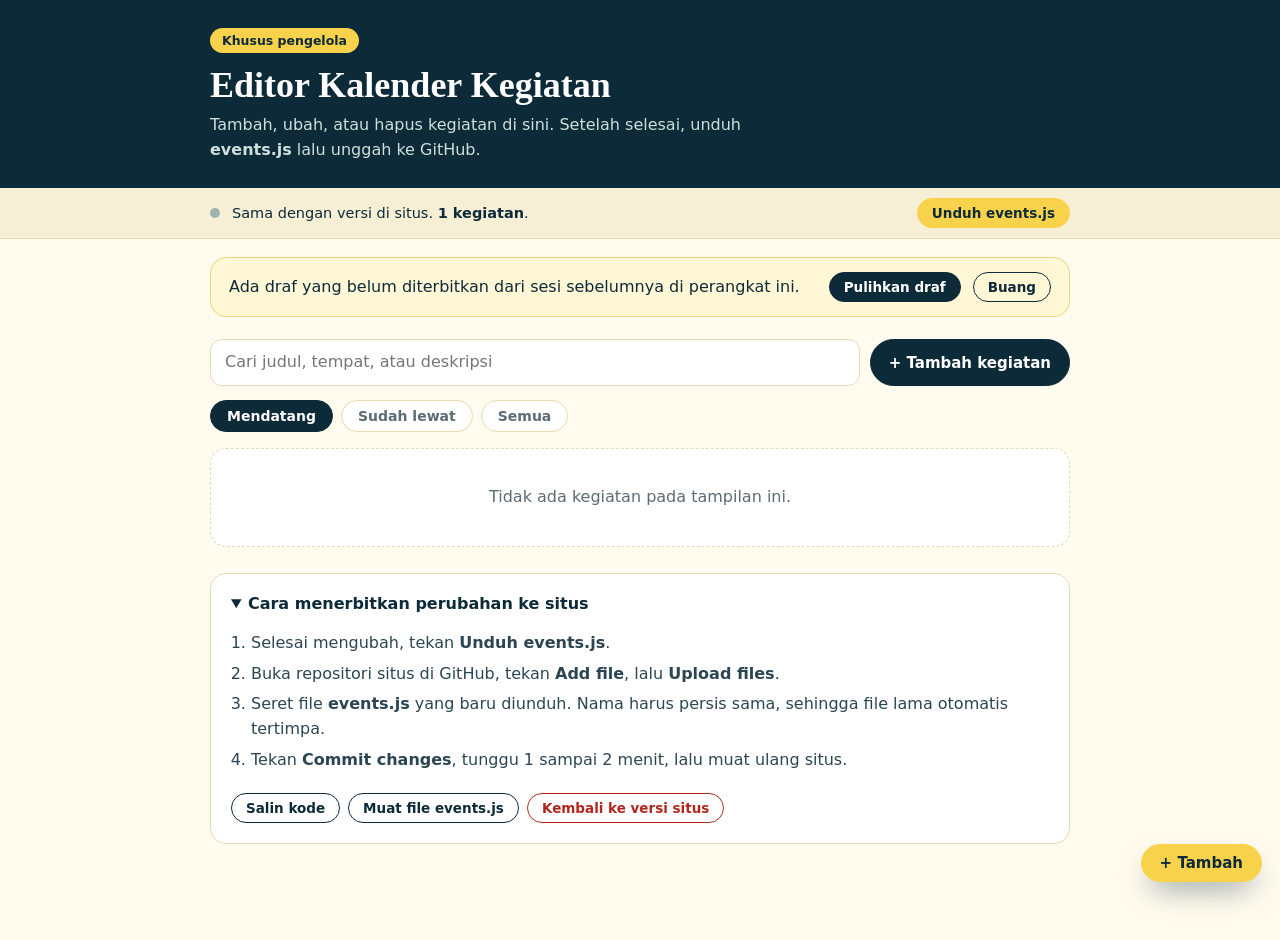
<file: admin-kalender.html>
<!DOCTYPE html>
<html lang="id">
<head>
<meta charset="utf-8">
<meta name="viewport" content="width=device-width, initial-scale=1, viewport-fit=cover">
<meta name="robots" content="noindex, nofollow">
<title>Editor Kalender | BEM STDIIS</title>
<style>
:root{--ink:#0d2a38;--gold:#f8d24a;--gold2:#fde9a0;--cream:#fffbef;--sand:#f6efd5;--line:#e6dbb4;--muted:#5d6b73;--green:#0f6b5a;--red:#b3261e;--r:16px;
  --serif:Georgia,"Times New Roman",serif;--sans:system-ui,-apple-system,"Segoe UI",Roboto,sans-serif}
*{box-sizing:border-box;margin:0}
html{-webkit-text-size-adjust:100%}
body{font:16px/1.55 var(--sans);background:var(--cream);color:var(--ink);padding:env(safe-area-inset-top) 0 calc(96px + env(safe-area-inset-bottom))}
.wrap{max-width:900px;margin:0 auto;padding:0 20px}
header{background:var(--ink);color:#f6f1de;padding:28px 0 26px}
header h1{font:700 clamp(26px,5vw,36px)/1.15 var(--serif);color:#fff}
header p{color:#cde0dc;margin-top:6px;max-width:560px}
.tag{display:inline-block;background:var(--gold);color:var(--ink);font-weight:700;font-size:12.5px;border-radius:999px;padding:3px 12px;margin-bottom:12px}
.status{position:sticky;top:0;z-index:20;background:var(--sand);border-bottom:1px solid var(--line);padding:10px 0;font-size:14.5px}
.status .wrap{display:flex;align-items:center;gap:12px;flex-wrap:wrap}
.status b{font-weight:700}.dot{width:10px;height:10px;border-radius:50%;background:#9db3ad;flex:none}
.status.dirty .dot{background:var(--gold);box-shadow:0 0 0 4px rgba(248,210,74,.35)}
.status.done .dot{background:var(--green)}
.btn{font:600 15px var(--sans);border:1.5px solid var(--ink);background:transparent;color:var(--ink);border-radius:999px;padding:9px 18px;cursor:pointer;transition:background .15s,transform .15s;display:inline-flex;gap:8px;align-items:center;justify-content:center}
.btn:hover{background:var(--sand)}.btn:active{transform:scale(.97)}
.btn.gold{background:var(--gold);border-color:var(--gold)}.btn.gold:hover{background:#f3c92f}
.btn.dark{background:var(--ink);color:#fff}.btn.dark:hover{background:#17435a}
.btn.sm{padding:6px 14px;font-size:13.5px}.btn.red{border-color:var(--red);color:var(--red)}.btn.red:hover{background:#fbe9e7}
.bar{display:flex;gap:10px;flex-wrap:wrap;margin:22px 0 14px}
.bar .grow{flex:1;min-width:200px}
input,select,textarea{font:inherit;color:var(--ink);background:#fff;border:1.5px solid var(--line);border-radius:12px;padding:10px 14px;width:100%}
input:focus,select:focus,textarea:focus{outline:0;border-color:var(--ink);box-shadow:0 0 0 4px rgba(248,210,74,.45)}
textarea{min-height:110px;resize:vertical}
.tabs{display:flex;gap:8px;flex-wrap:wrap;margin-bottom:16px}
.tab{border:1.5px solid var(--line);background:#fff;border-radius:999px;padding:7px 16px;font:600 14px var(--sans);cursor:pointer;color:var(--muted)}
.tab[aria-pressed=true]{background:var(--ink);border-color:var(--ink);color:#fff}
.list{display:grid;gap:12px}
.ev{display:grid;grid-template-columns:64px minmax(0,1fr);gap:16px;background:#fff;border:1px solid var(--line);border-left:4px solid var(--gold);border-radius:var(--r);padding:16px 18px;box-shadow:0 6px 18px -12px rgba(13,42,56,.35)}
.dt{background:var(--sand);border-radius:12px;text-align:center;padding:8px 4px;align-self:start}
.dt b{display:block;font:700 24px/1 var(--serif)}.dt span{font-size:12px;font-weight:700;color:var(--muted);letter-spacing:.04em;text-transform:uppercase}
.ev h3{font:700 18px/1.3 var(--serif);margin-bottom:6px}
.meta{display:flex;gap:6px;flex-wrap:wrap;margin-bottom:8px}
.meta i{font-style:normal;font-size:12.5px;font-weight:600;background:var(--sand);border-radius:999px;padding:2px 10px;color:#2a5560}
.ev p{font-size:14.5px;color:var(--muted);margin-bottom:12px;display:-webkit-box;-webkit-line-clamp:3;-webkit-box-orient:vertical;overflow:hidden}
.act{display:flex;gap:8px;flex-wrap:wrap}
.empty{background:#fff;border:1.5px dashed var(--line);border-radius:var(--r);padding:36px 20px;text-align:center;color:var(--muted)}
.how{background:#fff;border:1px solid var(--line);border-radius:var(--r);padding:4px 20px;margin-top:26px}
.how summary{cursor:pointer;font-weight:700;padding:14px 0}
.how ol{padding:0 0 14px 20px;color:#2b4652}.how li{margin-bottom:6px}
.banner{background:#fff7d6;border:1px solid #ecd67a;border-radius:var(--r);padding:14px 18px;margin-top:18px;display:flex;gap:12px;flex-wrap:wrap;align-items:center}
.banner span{flex:1;min-width:200px}
dialog{border:0;border-radius:22px;padding:0;width:min(560px,calc(100vw - 24px));max-height:calc(100dvh - 24px);box-shadow:0 30px 80px -20px rgba(13,42,56,.6);color:var(--ink)}
dialog::backdrop{background:rgba(13,42,56,.55);backdrop-filter:blur(3px)}
.fh{background:var(--ink);color:#fff;padding:18px 24px;font:700 20px var(--serif)}
.fb{padding:20px 24px;display:grid;gap:14px;overflow:auto;max-height:calc(100dvh - 190px)}
.row2{display:grid;grid-template-columns:1fr 1fr;gap:12px}
label{font-weight:600;font-size:14px;display:grid;gap:6px}label small{font-weight:400;color:var(--muted)}
.ff{padding:14px 24px;border-top:1px solid var(--line);display:flex;gap:10px;justify-content:flex-end;background:var(--cream)}
.err{color:var(--red);font-size:13.5px;min-height:1.2em}
.toast{position:fixed;left:50%;bottom:calc(20px + env(safe-area-inset-bottom));transform:translate(-50%,30px);opacity:0;pointer-events:none;background:var(--ink);color:#fff;border-radius:999px;padding:10px 12px 10px 20px;display:flex;gap:14px;align-items:center;transition:.3s;z-index:60;max-width:calc(100vw - 24px)}
.toast.on{opacity:1;transform:translate(-50%,0);pointer-events:auto}
.toast button{background:var(--gold);border:0;border-radius:999px;padding:6px 14px;font:700 13.5px var(--sans);cursor:pointer;color:var(--ink)}
.fab{position:fixed;right:18px;bottom:calc(18px + env(safe-area-inset-bottom));z-index:30;box-shadow:0 14px 30px -10px rgba(13,42,56,.55)}
@media (max-width:520px){.ev{grid-template-columns:52px minmax(0,1fr);gap:12px;padding:14px}.row2{grid-template-columns:1fr}.dt b{font-size:20px}}
</style>
</head>
<body>
<header><div class="wrap"><span class="tag">Khusus pengelola</span><h1>Editor Kalender Kegiatan</h1><p>Tambah, ubah, atau hapus kegiatan di sini. Setelah selesai, unduh <b>events.js</b> lalu unggah ke GitHub.</p></div></header>

<div class="status" id="status" role="status"><div class="wrap"><i class="dot"></i><span id="stxt"></span><span style="flex:1"></span><button class="btn gold sm" id="dl">Unduh events.js</button></div></div>

<main class="wrap">
  <div class="banner" id="draft" hidden><span>Ada draf yang belum diterbitkan dari sesi sebelumnya di perangkat ini.</span><button class="btn sm dark" id="draft-ok">Pulihkan draf</button><button class="btn sm" id="draft-no">Buang</button></div>

  <div class="bar">
    <input class="grow" id="q" type="search" placeholder="Cari judul, tempat, atau deskripsi" aria-label="Cari kegiatan">
    <button class="btn dark" id="add">+ Tambah kegiatan</button>
  </div>
  <div class="tabs" id="tabs">
    <button class="tab" data-f="up" aria-pressed="true">Mendatang</button>
    <button class="tab" data-f="past" aria-pressed="false">Sudah lewat</button>
    <button class="tab" data-f="all" aria-pressed="false">Semua</button>
  </div>
  <div class="list" id="list"></div>

  <details class="how" open>
    <summary>Cara menerbitkan perubahan ke situs</summary>
    <ol>
      <li>Selesai mengubah, tekan <b>Unduh events.js</b>.</li>
      <li>Buka repositori situs di GitHub, tekan <b>Add file</b>, lalu <b>Upload files</b>.</li>
      <li>Seret file <b>events.js</b> yang baru diunduh. Nama harus persis sama, sehingga file lama otomatis tertimpa.</li>
      <li>Tekan <b>Commit changes</b>, tunggu 1 sampai 2 menit, lalu muat ulang situs.</li>
    </ol>
    <div class="act" style="padding-bottom:16px">
      <button class="btn sm" id="copy">Salin kode</button>
      <button class="btn sm" id="imp">Muat file events.js</button>
      <button class="btn sm red" id="reset">Kembali ke versi situs</button>
      <input type="file" id="file" accept=".js,.json,text/javascript" hidden>
    </div>
  </details>
</main>

<button class="btn gold fab" id="fab" aria-label="Tambah kegiatan">+ Tambah</button>

<dialog id="dlg">
  <form method="dialog" id="form" novalidate>
    <div class="fh" id="ftitle">Tambah kegiatan</div>
    <div class="fb">
      <label>Judul kegiatan *<input id="f-title" maxlength="160" required></label>
      <div class="row2">
        <label>Tanggal mulai *<input id="f-date" type="date" required></label>
        <label>Tanggal selesai <small>(kosongkan bila satu hari)</small><input id="f-end" type="date"></label>
      </div>
      <div class="row2">
        <label>Jam <small>(contoh: 08.00 sampai 11.00)</small><input id="f-time" maxlength="60"></label>
        <label>Tempat<input id="f-place" maxlength="100"></label>
      </div>
      <label>Kategori<input id="f-cat" list="cats" maxlength="40" placeholder="Internal"><datalist id="cats"><option>Internal</option><option>Akademik</option><option>Eksternal</option><option>Rapat</option><option>Kegiatan</option></datalist></label>
      <label>Deskripsi<textarea id="f-desc" maxlength="1000"></textarea></label>
      <div class="err" id="err" role="alert"></div>
    </div>
    <div class="ff"><button class="btn" type="button" id="cancel">Batal</button><button class="btn gold" type="submit" id="save">Simpan</button></div>
  </form>
</dialog>

<div class="toast" id="toast"><span id="ttxt"></span><button id="tundo" hidden>Urungkan</button></div>

<script src="events.js"></script>
<script>
(function(){
  var KEY = "bem-kalender-draft-v1";
  var MON = ["Jan","Feb","Mar","Apr","Mei","Jun","Jul","Agu","Sep","Okt","Nov","Des"];
  function $(id){ return document.getElementById(id); }
  function esc(t){ return String(t == null ? "" : t).replace(/[&<>"]/g, function(c){ return {"&":"&amp;","<":"&lt;",">":"&gt;",'"':"&quot;"}[c]; }); }
  function norm(e){ var o = {date: e.date || "", title: String(e.title || "").trim(), cat: e.cat || "", time: e.time || "", place: e.place || "", desc: e.desc || ""}; if (e.end) o.end = e.end; return o; }
  function sig(e){ var n = norm(e); return [n.date, n.end || "", n.title, n.cat, n.time, n.place, n.desc].join("\u0001"); }
  function cmp(a, b){ return a.date < b.date ? -1 : a.date > b.date ? 1 : a.title.localeCompare(b.title); }
  var nid = 0;
  function load(arr){ return (arr || []).map(function(e){ var n = norm(e); n._id = ++nid; return n; }); }
  var SITE = (window.EVENTS || []).map(norm), SITESIG = SITE.map(sig);
  var ev = load(SITE), filter = "up", q = "", downloaded = false, editing = null, lastDel = null, tT;
  function today(){ var d = new Date(); return d.getFullYear() + "-" + ("0" + (d.getMonth() + 1)).slice(-2) + "-" + ("0" + d.getDate()).slice(-2); }
  function dparts(s){ var m = /^(\d{4})-(\d{2})-(\d{2})$/.exec(s || ""); return m ? {y:+m[1], m:+m[2] - 1, d:+m[3]} : null; }
  function dlong(s){ var p = dparts(s); return p ? p.d + " " + MON[p.m] + " " + p.y : ""; }

  function changes(){
    var cur = ev.map(sig), add = cur.filter(function(s){ return SITESIG.indexOf(s) < 0; }).length,
        rem = SITESIG.filter(function(s){ return cur.indexOf(s) < 0; }).length;
    return {add: add, rem: rem, n: Math.max(add, rem)};
  }
  function save(){ try { localStorage.setItem(KEY, JSON.stringify(ev.map(norm))); } catch (e) {} }
  function status(){
    var c = changes(), st = $("status");
    st.className = "status" + (c.n ? (downloaded ? " done" : " dirty") : "");
    $("stxt").innerHTML = !c.n ? "Sama dengan versi di situs. <b>" + ev.length + " kegiatan</b>."
      : downloaded ? "<b>File sudah diunduh.</b> Tinggal unggah <b>events.js</b> ke GitHub."
      : "<b>Ada perubahan belum diterbitkan</b> (" + c.add + " baru atau diubah, " + c.rem + " dihapus atau diganti).";
  }
  function render(){
    var t = today(), s = q.toLowerCase();
    var l = ev.filter(function(e){
      var last = e.end || e.date;
      if (filter === "up" && last < t) return false;
      if (filter === "past" && last >= t) return false;
      return !s || (e.title + " " + e.place + " " + e.desc + " " + e.cat).toLowerCase().indexOf(s) >= 0;
    }).sort(cmp);
    if (filter === "past") l.reverse();
    $("list").innerHTML = l.length ? l.map(function(e){
      var p = dparts(e.date) || {d:"?", m:0};
      var range = e.end ? dlong(e.date) + " sampai " + dlong(e.end) : dlong(e.date);
      return '<article class="ev"><div class="dt"><b>' + p.d + '</b><span>' + MON[p.m] + '</span></div><div><h3>' + esc(e.title) + '</h3><div class="meta"><i>' + esc(range) + '</i>' +
        (e.cat ? '<i>' + esc(e.cat) + '</i>' : '') + (e.time ? '<i>' + esc(e.time) + '</i>' : '') + (e.place ? '<i>' + esc(e.place) + '</i>' : '') + '</div>' +
        (e.desc ? '<p>' + esc(e.desc) + '</p>' : '') +
        '<div class="act"><button class="btn sm" data-a="edit" data-id="' + e._id + '">Edit</button><button class="btn sm" data-a="dup" data-id="' + e._id + '">Duplikat</button><button class="btn sm red" data-a="del" data-id="' + e._id + '">Hapus</button></div></div></article>';
    }).join("") : '<div class="empty">' + (ev.length ? "Tidak ada kegiatan pada tampilan ini." : "Belum ada kegiatan. Tekan “Tambah kegiatan” untuk memulai.") + '</div>';
    status();
  }
  function touch(){ downloaded = false; save(); render(); }
  function find(id){ for (var i = 0; i < ev.length; i++) if (ev[i]._id === id) return i; return -1; }
  function toast(msg, undo){
    $("ttxt").textContent = msg; $("tundo").hidden = !undo; $("toast").classList.add("on");
    clearTimeout(tT); tT = setTimeout(function(){ $("toast").classList.remove("on"); }, undo ? 7000 : 2600);
  }

  /* form */
  function openForm(e){
    editing = e || null; $("err").textContent = "";
    $("ftitle").textContent = e ? "Edit kegiatan" : "Tambah kegiatan";
    $("f-title").value = e ? e.title : ""; $("f-date").value = e ? e.date : ""; $("f-end").value = e && e.end ? e.end : "";
    $("f-time").value = e ? e.time : ""; $("f-place").value = e ? e.place : ""; $("f-cat").value = e ? e.cat : "Internal"; $("f-desc").value = e ? e.desc : "";
    $("dlg").showModal(); $("f-title").focus();
  }
  $("form").addEventListener("submit", function(x){
    x.preventDefault();
    var o = {title: $("f-title").value.trim(), date: $("f-date").value, end: $("f-end").value, time: $("f-time").value.trim(), place: $("f-place").value.trim(), cat: $("f-cat").value.trim(), desc: $("f-desc").value.trim()};
    if (!o.title) { $("err").textContent = "Judul wajib diisi."; return; }
    if (!dparts(o.date)) { $("err").textContent = "Tanggal mulai wajib diisi."; return; }
    if (o.end && o.end < o.date) { $("err").textContent = "Tanggal selesai tidak boleh sebelum tanggal mulai."; return; }
    if (!o.end) delete o.end;
    if (editing) { var i = find(editing._id); o._id = editing._id; ev[i] = o; toast("Perubahan disimpan."); }
    else { o._id = ++nid; ev.push(o); toast("Kegiatan ditambahkan."); }
    $("dlg").close(); touch();
  });
  $("cancel").onclick = function(){ $("dlg").close(); };
  $("add").onclick = $("fab").onclick = function(){ openForm(null); };

  /* aksi daftar */
  $("list").addEventListener("click", function(x){
    var b = x.target.closest("[data-a]"); if (!b) return;
    var id = +b.getAttribute("data-id"), i = find(id), a = b.getAttribute("data-a");
    if (i < 0) return;
    if (a === "edit") openForm(ev[i]);
    if (a === "dup") { var c = JSON.parse(JSON.stringify(ev[i])); c._id = ++nid; c.title += " (salinan)"; ev.push(c); touch(); toast("Kegiatan diduplikasi."); openForm(c); }
    if (a === "del") {
      if (!confirm("Hapus kegiatan ini?\n\n" + ev[i].title)) return;
      lastDel = ev.splice(i, 1)[0]; touch(); toast("Kegiatan dihapus.", true);
    }
  });
  $("tundo").onclick = function(){ if (lastDel) { ev.push(lastDel); lastDel = null; touch(); toast("Penghapusan dibatalkan."); } };
  $("q").addEventListener("input", function(e){ q = e.target.value.trim(); render(); });
  $("tabs").addEventListener("click", function(e){
    var b = e.target.closest("[data-f]"); if (!b) return; filter = b.getAttribute("data-f");
    [].forEach.call(document.querySelectorAll(".tab"), function(t){ t.setAttribute("aria-pressed", t === b); }); render();
  });

  /* keluaran */
  function output(){
    var rows = ev.map(norm).sort(cmp).map(function(o){ return "  " + JSON.stringify(o); }).join(",\n");
    return "/* events.js: data kegiatan kalender BEM STDIIS.\n   Jangan diedit manual. Gunakan admin-kalender.html, lalu unduh file ini dan unggah ke GitHub.\n   Terakhir dibuat: " + new Date().toLocaleString("id-ID") + " */\nwindow.EVENTS = [\n" + rows + "\n];\n";
  }
  $("dl").onclick = function(){
    var blob = new Blob([output()], {type: "text/javascript"}), a = document.createElement("a");
    a.href = URL.createObjectURL(blob); a.download = "events.js"; document.body.appendChild(a); a.click(); a.remove();
    setTimeout(function(){ URL.revokeObjectURL(a.href); }, 2000);
    downloaded = true; status(); toast("events.js diunduh. Sekarang unggah ke GitHub.");
  };
  $("copy").onclick = function(){
    var t = output();
    if (navigator.clipboard && navigator.clipboard.writeText) navigator.clipboard.writeText(t).then(function(){ toast("Kode disalin."); }, function(){ toast("Gagal menyalin. Gunakan tombol unduh."); });
    else toast("Peramban tidak mendukung salin. Gunakan tombol unduh.");
  };
  $("imp").onclick = function(){ $("file").click(); };
  $("file").addEventListener("change", function(e){
    var f = e.target.files[0]; if (!f) return;
    var r = new FileReader();
    r.onload = function(){
      try {
        var t = String(r.result), a = t.indexOf("["), b = t.lastIndexOf("]"), arr = JSON.parse(t.slice(a, b + 1));
        if (!Array.isArray(arr)) throw 0;
        ev = load(arr); touch(); toast("File dimuat: " + ev.length + " kegiatan.");
      } catch (x) { alert("Format file tidak dikenali. Gunakan events.js yang dibuat oleh editor ini."); }
    };
    r.readAsText(f); e.target.value = "";
  });
  $("reset").onclick = function(){
    if (!confirm("Kembalikan semua kegiatan ke versi yang sedang tayang di situs? Perubahanmu akan hilang.")) return;
    ev = load(SITE); downloaded = false; try { localStorage.removeItem(KEY); } catch (e) {} render(); toast("Dikembalikan ke versi situs.");
  };

  /* draf tersimpan */
  try {
    var d = JSON.parse(localStorage.getItem(KEY) || "null");
    if (Array.isArray(d) && d.map(sig).sort().join("|") !== SITESIG.slice().sort().join("|")) {
      $("draft").hidden = false;
      $("draft-ok").onclick = function(){ ev = load(d); $("draft").hidden = true; render(); };
      $("draft-no").onclick = function(){ try { localStorage.removeItem(KEY); } catch (e) {} $("draft").hidden = true; };
    }
  } catch (e) {}
  window.addEventListener("beforeunload", function(e){ if (changes().n && !downloaded) { e.preventDefault(); e.returnValue = ""; } });
  render();
})();
</script>
</body>
</html>
</file>
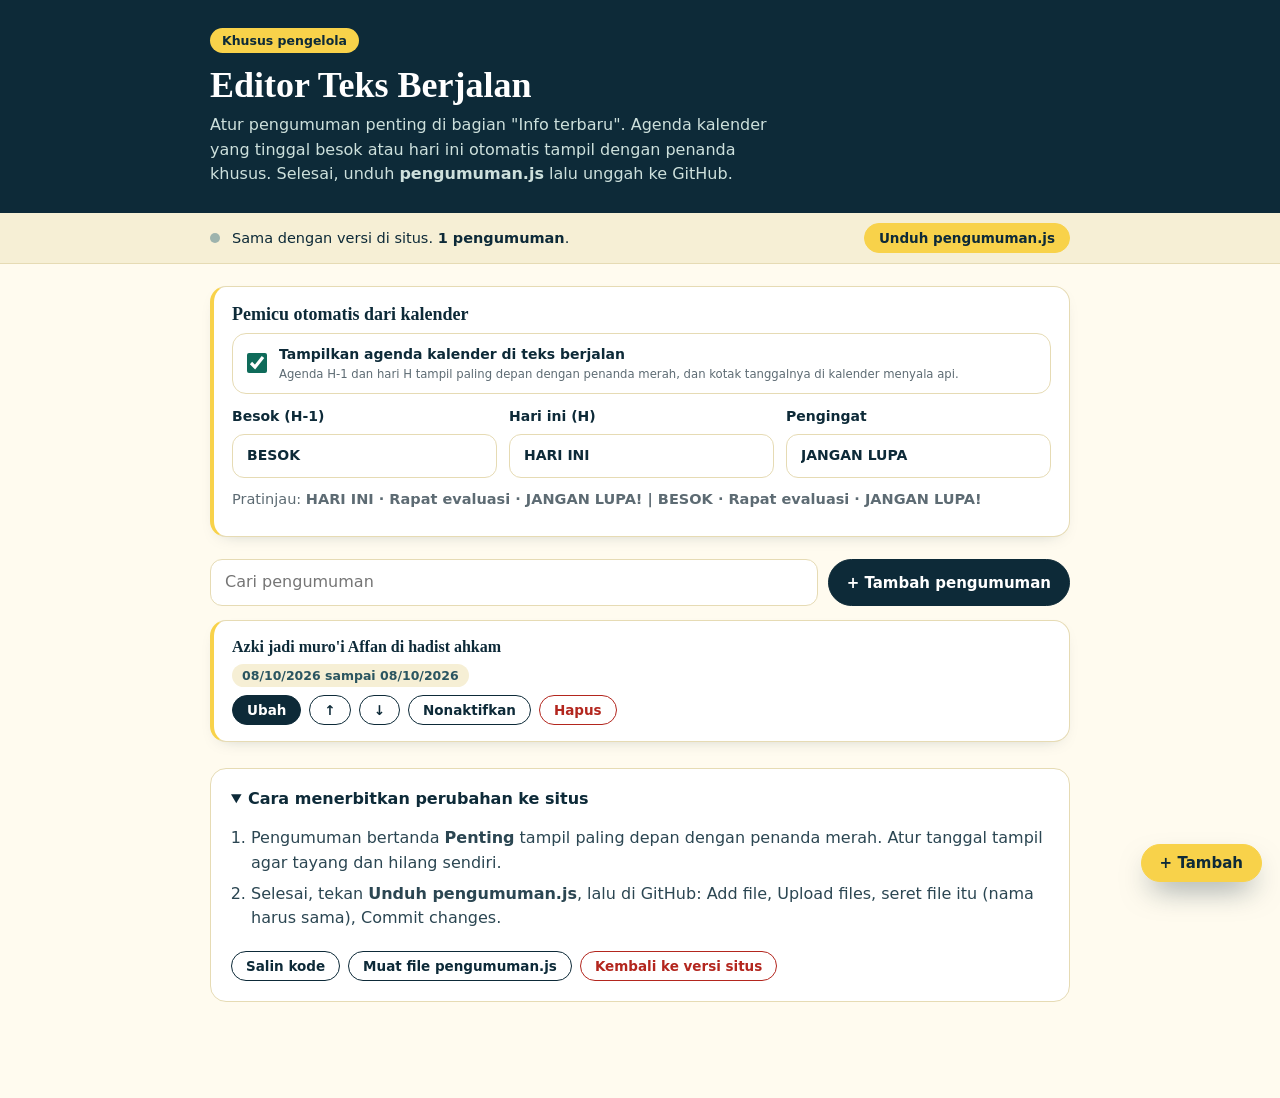
<file: admin-pengumuman.html>
<!DOCTYPE html>
<html lang="id">
<head>
<meta charset="utf-8">
<meta name="viewport" content="width=device-width, initial-scale=1, viewport-fit=cover">
<meta name="robots" content="noindex, nofollow">
<title>Editor Teks Berjalan | BEM STDIIS</title>
<style>
:root{--ink:#0d2a38;--gold:#f8d24a;--gold2:#fde9a0;--cream:#fffbef;--sand:#f6efd5;--line:#e6dbb4;--muted:#5d6b73;--green:#0f6b5a;--red:#b3261e;--r:16px;
  --serif:Georgia,"Times New Roman",serif;--sans:system-ui,-apple-system,"Segoe UI",Roboto,sans-serif}
*{box-sizing:border-box;margin:0}
html{-webkit-text-size-adjust:100%}
body{font:16px/1.55 var(--sans);background:var(--cream);color:var(--ink);padding:env(safe-area-inset-top) 0 calc(96px + env(safe-area-inset-bottom))}
.wrap{max-width:900px;margin:0 auto;padding:0 20px}
header{background:var(--ink);color:#f6f1de;padding:28px 0 26px}
header h1{font:700 clamp(26px,5vw,36px)/1.15 var(--serif);color:#fff}
header p{color:#cde0dc;margin-top:6px;max-width:560px}
.tag{display:inline-block;background:var(--gold);color:var(--ink);font-weight:700;font-size:12.5px;border-radius:999px;padding:3px 12px;margin-bottom:12px}
.status{position:sticky;top:0;z-index:20;background:var(--sand);border-bottom:1px solid var(--line);padding:10px 0;font-size:14.5px}
.status .wrap{display:flex;align-items:center;gap:12px;flex-wrap:wrap}
.status b{font-weight:700}.dot{width:10px;height:10px;border-radius:50%;background:#9db3ad;flex:none}
.status.dirty .dot{background:var(--gold);box-shadow:0 0 0 4px rgba(248,210,74,.35)}
.status.done .dot{background:var(--green)}
.btn{font:600 15px var(--sans);border:1.5px solid var(--ink);background:transparent;color:var(--ink);border-radius:999px;padding:9px 18px;cursor:pointer;transition:background .15s,transform .15s;display:inline-flex;gap:8px;align-items:center;justify-content:center}
.btn:hover{background:var(--sand)}.btn:active{transform:scale(.97)}
.btn.gold{background:var(--gold);border-color:var(--gold)}.btn.gold:hover{background:#f3c92f}
.btn.dark{background:var(--ink);color:#fff}.btn.dark:hover{background:#17435a}
.btn.sm{padding:6px 14px;font-size:13.5px}.btn.red{border-color:var(--red);color:var(--red)}.btn.red:hover{background:#fbe9e7}
.bar{display:flex;gap:10px;flex-wrap:wrap;margin:22px 0 14px}
.bar .grow{flex:1;min-width:200px}
input,select,textarea{font:inherit;color:var(--ink);background:#fff;border:1.5px solid var(--line);border-radius:12px;padding:10px 14px;width:100%}
input:focus,select:focus,textarea:focus{outline:0;border-color:var(--ink);box-shadow:0 0 0 4px rgba(248,210,74,.45)}
textarea{min-height:110px;resize:vertical}
.tabs{display:flex;gap:8px;flex-wrap:wrap;margin-bottom:16px}
.tab{border:1.5px solid var(--line);background:#fff;border-radius:999px;padding:7px 16px;font:600 14px var(--sans);cursor:pointer;color:var(--muted)}
.tab[aria-pressed=true]{background:var(--ink);border-color:var(--ink);color:#fff}
.list{display:grid;gap:12px}
.ev{display:grid;grid-template-columns:64px minmax(0,1fr);gap:16px;background:#fff;border:1px solid var(--line);border-left:4px solid var(--gold);border-radius:var(--r);padding:16px 18px;box-shadow:0 6px 18px -12px rgba(13,42,56,.35)}
.dt{background:var(--sand);border-radius:12px;text-align:center;padding:8px 4px;align-self:start}
.dt b{display:block;font:700 24px/1 var(--serif)}.dt span{font-size:12px;font-weight:700;color:var(--muted);letter-spacing:.04em;text-transform:uppercase}
.ev h3{font:700 18px/1.3 var(--serif);margin-bottom:6px}
.meta{display:flex;gap:6px;flex-wrap:wrap;margin-bottom:8px}
.meta i{font-style:normal;font-size:12.5px;font-weight:600;background:var(--sand);border-radius:999px;padding:2px 10px;color:#2a5560}
.ev p{font-size:14.5px;color:var(--muted);margin-bottom:12px;display:-webkit-box;-webkit-line-clamp:3;-webkit-box-orient:vertical;overflow:hidden}
.act{display:flex;gap:8px;flex-wrap:wrap}
.empty{background:#fff;border:1.5px dashed var(--line);border-radius:var(--r);padding:36px 20px;text-align:center;color:var(--muted)}
.how{background:#fff;border:1px solid var(--line);border-radius:var(--r);padding:4px 20px;margin-top:26px}
.how summary{cursor:pointer;font-weight:700;padding:14px 0}
.how ol{padding:0 0 14px 20px;color:#2b4652}.how li{margin-bottom:6px}
.banner{background:#fff7d6;border:1px solid #ecd67a;border-radius:var(--r);padding:14px 18px;margin-top:18px;display:flex;gap:12px;flex-wrap:wrap;align-items:center}
.banner span{flex:1;min-width:200px}
dialog{border:0;border-radius:22px;padding:0;width:min(560px,calc(100vw - 24px));max-height:calc(100dvh - 24px);box-shadow:0 30px 80px -20px rgba(13,42,56,.6);color:var(--ink)}
dialog::backdrop{background:rgba(13,42,56,.55);backdrop-filter:blur(3px)}
.fh{background:var(--ink);color:#fff;padding:18px 24px;font:700 20px var(--serif)}
.fb{padding:20px 24px;display:grid;gap:14px;overflow:auto;max-height:calc(100dvh - 190px)}
.row2{display:grid;grid-template-columns:1fr 1fr;gap:12px}
label{font-weight:600;font-size:14px;display:grid;gap:6px}label small{font-weight:400;color:var(--muted)}
.ff{padding:14px 24px;border-top:1px solid var(--line);display:flex;gap:10px;justify-content:flex-end;background:var(--cream)}
.err{color:var(--red);font-size:13.5px;min-height:1.2em}
.toast{position:fixed;left:50%;bottom:calc(20px + env(safe-area-inset-bottom));transform:translate(-50%,30px);opacity:0;pointer-events:none;background:var(--ink);color:#fff;border-radius:999px;padding:10px 12px 10px 20px;display:flex;gap:14px;align-items:center;transition:.3s;z-index:60;max-width:calc(100vw - 24px)}
.toast.on{opacity:1;transform:translate(-50%,0);pointer-events:auto}
.toast button{background:var(--gold);border:0;border-radius:999px;padding:6px 14px;font:700 13.5px var(--sans);cursor:pointer;color:var(--ink)}
.fab{position:fixed;right:18px;bottom:calc(18px + env(safe-area-inset-bottom));z-index:30;box-shadow:0 14px 30px -10px rgba(13,42,56,.55)}
@media (max-width:520px){.ev{grid-template-columns:52px minmax(0,1fr);gap:12px;padding:14px}.row2{grid-template-columns:1fr}.dt b{font-size:20px}}
.kb{background:#fff;border:1px solid var(--line);border-left:4px solid var(--gold);border-radius:var(--r);padding:16px 18px;box-shadow:0 6px 18px -12px rgba(13,42,56,.35)}
.kb.off{opacity:.55;border-left-color:#b8c4c0}.kb h3{font:700 18px/1.3 var(--serif);margin-bottom:6px}
.kb p{font-size:14.5px;color:var(--muted);margin-bottom:10px;display:-webkit-box;-webkit-line-clamp:2;-webkit-box-orient:vertical;overflow:hidden}
.sw{display:flex;align-items:center;gap:12px;background:#fff;border:1px solid var(--line);border-radius:14px;padding:10px 14px;cursor:pointer;font-weight:600}
.sw input{width:20px;height:20px;accent-color:var(--green);flex:none;padding:0}.sw small{font-weight:400;color:var(--muted);display:block;word-break:break-all}.sw.off{background:#f4f1e6;color:var(--muted)}
.gh{font:700 13px var(--sans);letter-spacing:.06em;text-transform:uppercase;color:var(--muted);margin:18px 0 8px}
.src{display:grid;grid-template-columns:minmax(0,1fr) 84px 40px;gap:8px;align-items:start}.src .cu{grid-column:1/-1;display:grid;gap:8px}
.help{font-size:13px;color:var(--muted);font-weight:400}
[hidden]{display:none!important}
</style>
</head>
<body>
<header><div class="wrap"><span class="tag">Khusus pengelola</span><h1>Editor Teks Berjalan</h1><p>Atur pengumuman penting di bagian "Info terbaru". Agenda kalender yang tinggal besok atau hari ini otomatis tampil dengan penanda khusus. Selesai, unduh <b>pengumuman.js</b> lalu unggah ke GitHub.</p></div></header>
<div class="status" id="status" role="status"><div class="wrap"><i class="dot"></i><span id="stxt"></span><span style="flex:1"></span><button class="btn gold sm" id="dl">Unduh pengumuman.js</button></div></div>
<main class="wrap">
  <article class="kb" style="margin-top:22px"><h3>Pemicu otomatis dari kalender</h3>
    <label class="sw" style="margin-bottom:12px"><input type="checkbox" id="oto"><span>Tampilkan agenda kalender di teks berjalan<small>Agenda H-1 dan hari H tampil paling depan dengan penanda merah, dan kotak tanggalnya di kalender menyala api.</small></span></label>
    <div class="row2" style="grid-template-columns:repeat(3,minmax(0,1fr))"><label>Besok (H-1)<input id="t-b" maxlength="20" placeholder="BESOK"></label><label>Hari ini (H)<input id="t-h" maxlength="20" placeholder="HARI INI"></label><label>Pengingat<input id="t-i" maxlength="30" placeholder="JANGAN LUPA"></label></div>
    <p class="help" style="margin-top:10px">Pratinjau: <b id="pv"></b></p></article>
  <div class="bar"><input class="grow" id="q" type="search" placeholder="Cari pengumuman" aria-label="Cari"><button class="btn dark" id="add">+ Tambah pengumuman</button></div>
  <div class="list" id="list"></div>
  <details class="how" open><summary>Cara menerbitkan perubahan ke situs</summary><ol>
    <li>Pengumuman bertanda <b>Penting</b> tampil paling depan dengan penanda merah. Atur tanggal tampil agar tayang dan hilang sendiri.</li>
    <li>Selesai, tekan <b>Unduh pengumuman.js</b>, lalu di GitHub: Add file, Upload files, seret file itu (nama harus sama), Commit changes.</li></ol>
    <div class="act" style="padding-bottom:16px"><button class="btn sm" id="copy">Salin kode</button><button class="btn sm" id="imp">Muat file pengumuman.js</button><button class="btn sm red" id="reset">Kembali ke versi situs</button><input type="file" id="file" accept=".js,.json,text/javascript" hidden></div></details>
</main>
<button class="btn gold fab" id="fab" aria-label="Tambah pengumuman">+ Tambah</button>
<dialog id="dlg"><form method="dialog" id="form" novalidate>
  <div class="fh" id="ftitle">Tambah pengumuman</div>
  <div class="fb">
    <label>Teks pengumuman *<textarea id="f-teks" maxlength="220" style="min-height:90px" placeholder="Contoh: Rapat evaluasi pengurus Jumat ini pukul 19.30, wajib hadir."></textarea></label>
    <div class="row2"><label>Tampil mulai <small class="help">opsional</small><input id="f-mulai" type="date"></label><label>Tampil sampai <small class="help">opsional</small><input id="f-sampai" type="date"></label></div>
    <label class="sw"><input type="checkbox" id="f-penting"><span>Penting<small>Tampil lebih depan dengan penanda merah berkedip</small></span></label>
    <label class="sw"><input type="checkbox" id="f-aktif" checked><span>Aktif</span></label>
    <div class="err" id="err" role="alert"></div>
  </div>
  <div class="ff"><button class="btn" type="button" id="cancel">Batal</button><button class="btn gold" type="submit">Simpan</button></div>
</form></dialog>
<div class="toast" id="toast"><span id="ttxt"></span></div>
<script>document.write('<script src="pengumuman.js?t='+Date.now()+'"><\/script>');</script>
<script>
(function(){
var $=function(i){return document.getElementById(i);};
function esc(t){return String(t==null?"":t).replace(/[&<>"]/g,function(c){return {"&":"&amp;","<":"&lt;",">":"&gt;",'"':"&quot;"}[c];});}
function load(o){o=o&&typeof o==="object"?o:{};return {otomatis:o.otomatis!==false,besok:o.besok||"BESOK",hariini:o.hariini||"HARI INI",ingat:o.ingat||"JANGAN LUPA",pesan:Array.isArray(o.pesan)?o.pesan:[]};}
var D=load(JSON.parse(JSON.stringify(window.PENGUMUMAN||{}))),SITE=JSON.stringify(D),downloaded=false,edit=-1,tT;
function toast(m){$("ttxt").textContent=m;$("toast").classList.add("on");clearTimeout(tT);tT=setTimeout(function(){$("toast").classList.remove("on");},2800);}
function fd(v){if(!v)return"";var p=v.split("-");return p[2]+"/"+p[1]+"/"+p[0];}
function status(){var d=JSON.stringify(D)!==SITE,st=$("status");st.className="status"+(d?(downloaded?" done":" dirty"):"");
  $("stxt").innerHTML=!d?"Sama dengan versi di situs. <b>"+D.pesan.length+" pengumuman</b>.":downloaded?"<b>File sudah diunduh.</b> Tinggal unggah <b>pengumuman.js</b> ke GitHub.":"<b>Ada perubahan belum diterbitkan.</b>";
  $("pv").textContent=D.hariini+" · Rapat evaluasi · "+D.ingat+"!   |   "+D.besok+" · Rapat evaluasi · "+D.ingat+"!";}
function touch(){downloaded=false;render();}
function render(){var q=$("q").value.trim().toLowerCase();$("oto").checked=D.otomatis;
  var L=D.pesan.map(function(m,i){return [m,i];}).filter(function(x){return !q||x[0].teks.toLowerCase().indexOf(q)>=0;});
  $("list").innerHTML=L.length?L.map(function(x){var m=x[0],i=x[1];return '<article class="kb'+(m.aktif===false?" off":"")+'"><h3 style="font-size:16px">'+esc(m.teks)+'</h3><div class="meta">'+(m.penting?"<i>Penting</i>":"")+(m.aktif===false?"<i>Nonaktif</i>":"")+(m.mulai||m.sampai?"<i>"+(m.mulai?fd(m.mulai):"sekarang")+" sampai "+(m.sampai?fd(m.sampai):"seterusnya")+"</i>":"<i>Selalu tampil</i>")+'</div><div class="act"><button class="btn sm dark" data-a="e" data-i="'+i+'">Ubah</button><button class="btn sm" data-a="u" data-i="'+i+'" aria-label="Naikkan">&uarr;</button><button class="btn sm" data-a="n" data-i="'+i+'" aria-label="Turunkan">&darr;</button><button class="btn sm" data-a="t" data-i="'+i+'">'+(m.aktif===false?"Aktifkan":"Nonaktifkan")+'</button><button class="btn sm red" data-a="d" data-i="'+i+'">Hapus</button></div></article>';}).join(""):'<div class="empty">'+(D.pesan.length?"Tidak ada yang cocok.":"Belum ada pengumuman. Agenda kalender tetap tampil otomatis.")+"</div>";
  status();}
$("list").addEventListener("click",function(e){var b=e.target.closest("[data-a]");if(!b)return;var i=+b.getAttribute("data-i"),a=b.getAttribute("data-a"),m=D.pesan[i];
  if(a==="e")open(i);else if(a==="t"){m.aktif=m.aktif===false;touch();}
  else if(a==="u"&&i>0){D.pesan.splice(i-1,0,D.pesan.splice(i,1)[0]);touch();}
  else if(a==="n"&&i<D.pesan.length-1){D.pesan.splice(i+1,0,D.pesan.splice(i,1)[0]);touch();}
  else if(a==="d"&&confirm("Hapus pengumuman ini?")){D.pesan.splice(i,1);touch();toast("Pengumuman dihapus.");}});
$("q").addEventListener("input",render);
$("oto").onchange=function(){D.otomatis=$("oto").checked;downloaded=false;status();};
[["t-b","besok"],["t-h","hariini"],["t-i","ingat"]].forEach(function(p){$(p[0]).value=D[p[1]];$(p[0]).addEventListener("input",function(){D[p[1]]=this.value.trim()||{besok:"BESOK",hariini:"HARI INI",ingat:"JANGAN LUPA"}[p[1]];downloaded=false;status();});});
function open(i){edit=i;var m=i>=0?D.pesan[i]:{};$("ftitle").textContent=i>=0?"Ubah pengumuman":"Tambah pengumuman";$("f-teks").value=m.teks||"";$("f-mulai").value=m.mulai||"";$("f-sampai").value=m.sampai||"";$("f-penting").checked=!!m.penting;$("f-aktif").checked=m.aktif!==false;$("err").textContent="";$("dlg").showModal();setTimeout(function(){$("f-teks").focus();},60);}
$("add").onclick=$("fab").onclick=function(){open(-1);};$("cancel").onclick=function(){$("dlg").close();};
$("form").addEventListener("submit",function(e){e.preventDefault();var t=$("f-teks").value.trim(),a=$("f-mulai").value,b=$("f-sampai").value;
  if(!t){$("err").textContent="Teks pengumuman wajib diisi.";return;}
  if(a&&b&&b<a){$("err").textContent="Tanggal sampai tidak boleh sebelum tanggal mulai.";return;}
  var o={id:edit>=0?D.pesan[edit].id:"p"+Date.now(),teks:t,mulai:a,sampai:b,penting:$("f-penting").checked,aktif:$("f-aktif").checked};
  if(edit>=0)D.pesan[edit]=o;else D.pesan.unshift(o);$("dlg").close();touch();toast("Pengumuman disimpan.");});
function output(){return "/* pengumuman.js: teks berjalan \"Info terbaru\" BEM STDIIS.\n   Jangan diedit manual. Gunakan admin-pengumuman.html, lalu unduh file ini dan unggah ke GitHub.\n   Terakhir dibuat: "+new Date().toLocaleString("id-ID")+" */\nwindow.PENGUMUMAN = "+JSON.stringify(D,null,1)+";\n";}
$("dl").onclick=function(){var bl=new Blob([output()],{type:"text/javascript"}),a=document.createElement("a");a.href=URL.createObjectURL(bl);a.download="pengumuman.js";document.body.appendChild(a);a.click();a.remove();setTimeout(function(){URL.revokeObjectURL(a.href);},2000);downloaded=true;status();toast("pengumuman.js diunduh. Sekarang unggah ke GitHub.");};
$("copy").onclick=function(){if(navigator.clipboard&&navigator.clipboard.writeText)navigator.clipboard.writeText(output()).then(function(){toast("Kode disalin.");},function(){toast("Gagal menyalin. Gunakan tombol unduh.");});};
$("imp").onclick=function(){$("file").click();};
$("file").addEventListener("change",function(e){var f=e.target.files[0];if(!f)return;var r=new FileReader();r.onload=function(){try{var t=String(r.result);D=load(JSON.parse(t.slice(t.indexOf("{",t.indexOf("PENGUMUMAN")),t.lastIndexOf("}")+1)));[["t-b","besok"],["t-h","hariini"],["t-i","ingat"]].forEach(function(p){$(p[0]).value=D[p[1]];});touch();toast("File dimuat.");}catch(x){alert("Format file tidak dikenali. Gunakan pengumuman.js buatan editor ini.");}};r.readAsText(f);e.target.value="";});
$("reset").onclick=function(){if(JSON.stringify(D)===SITE||confirm("Buang semua perubahan dan kembali ke versi situs?")){D=load(JSON.parse(SITE));[["t-b","besok"],["t-h","hariini"],["t-i","ingat"]].forEach(function(p){$(p[0]).value=D[p[1]];});touch();}};
window.addEventListener("beforeunload",function(e){if(JSON.stringify(D)!==SITE&&!downloaded){e.preventDefault();e.returnValue="";}});
render();
})();
</script>
</body>
</html>
</file>
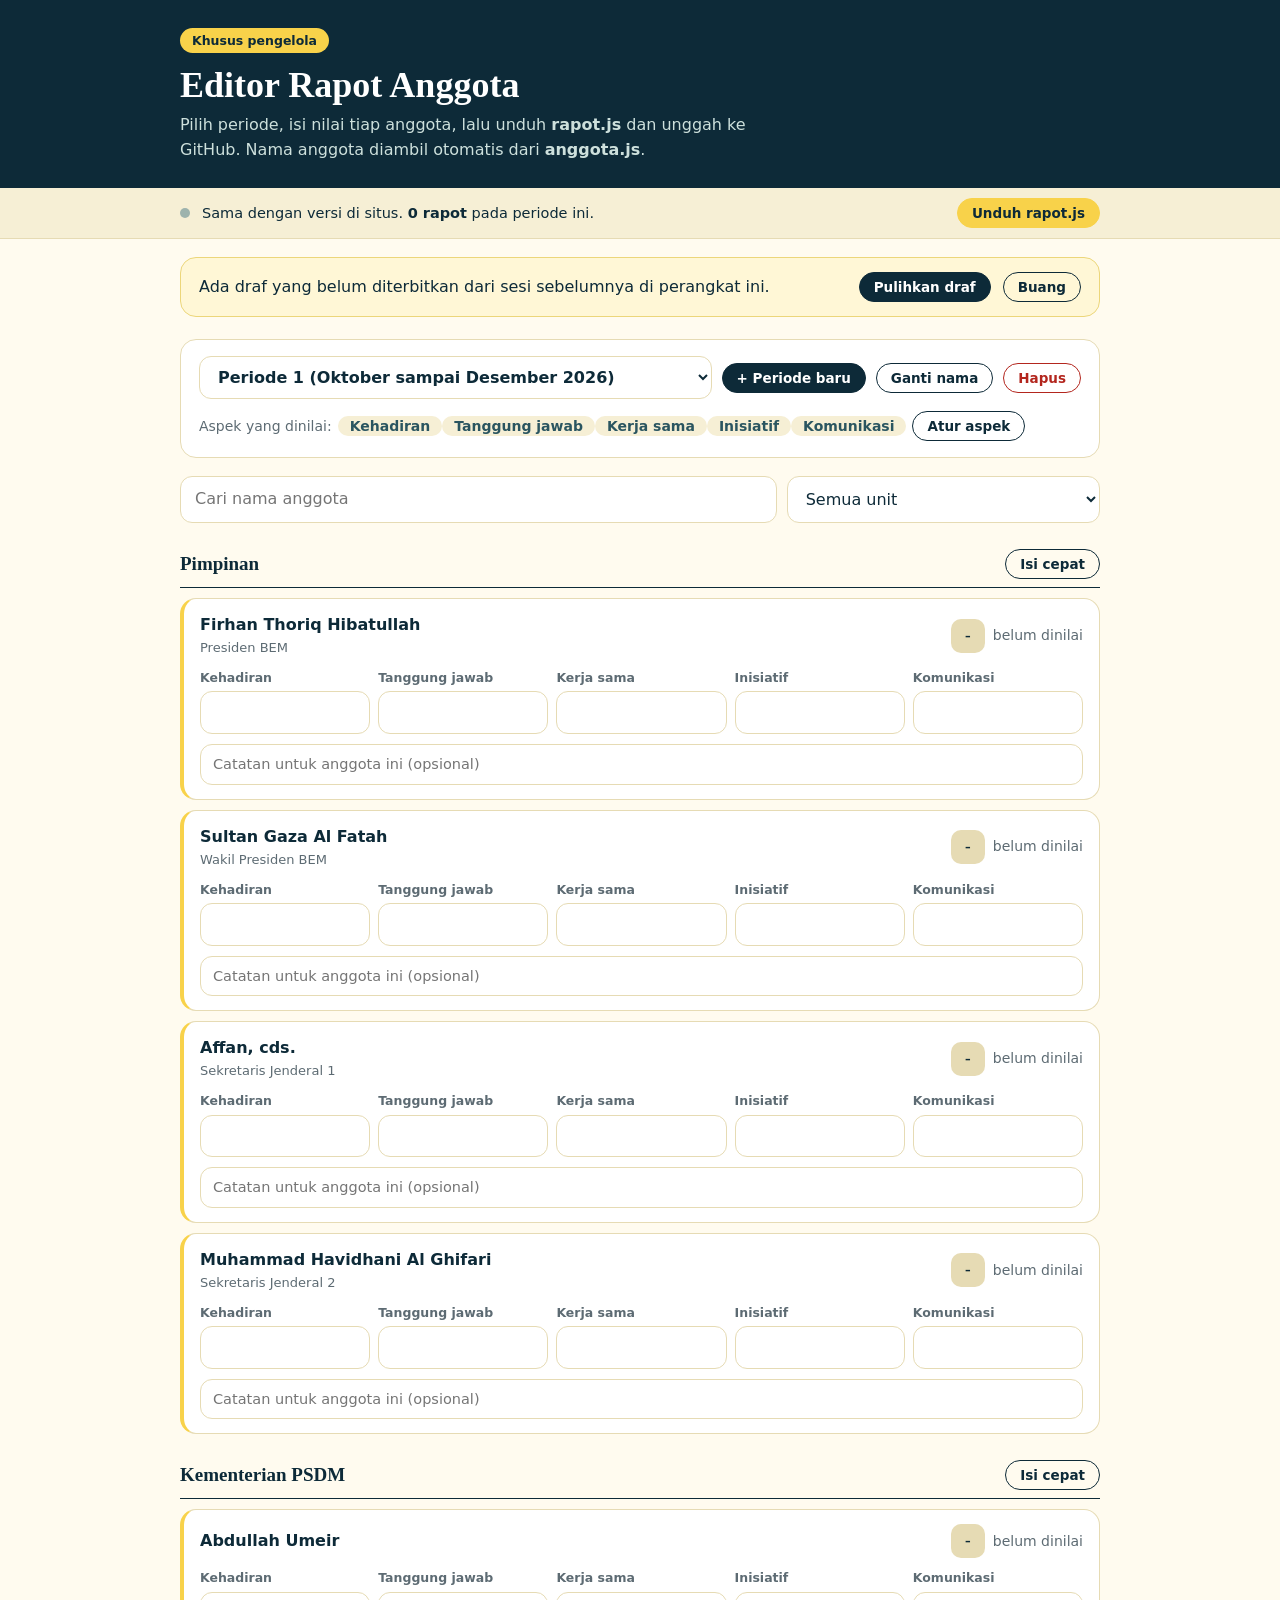
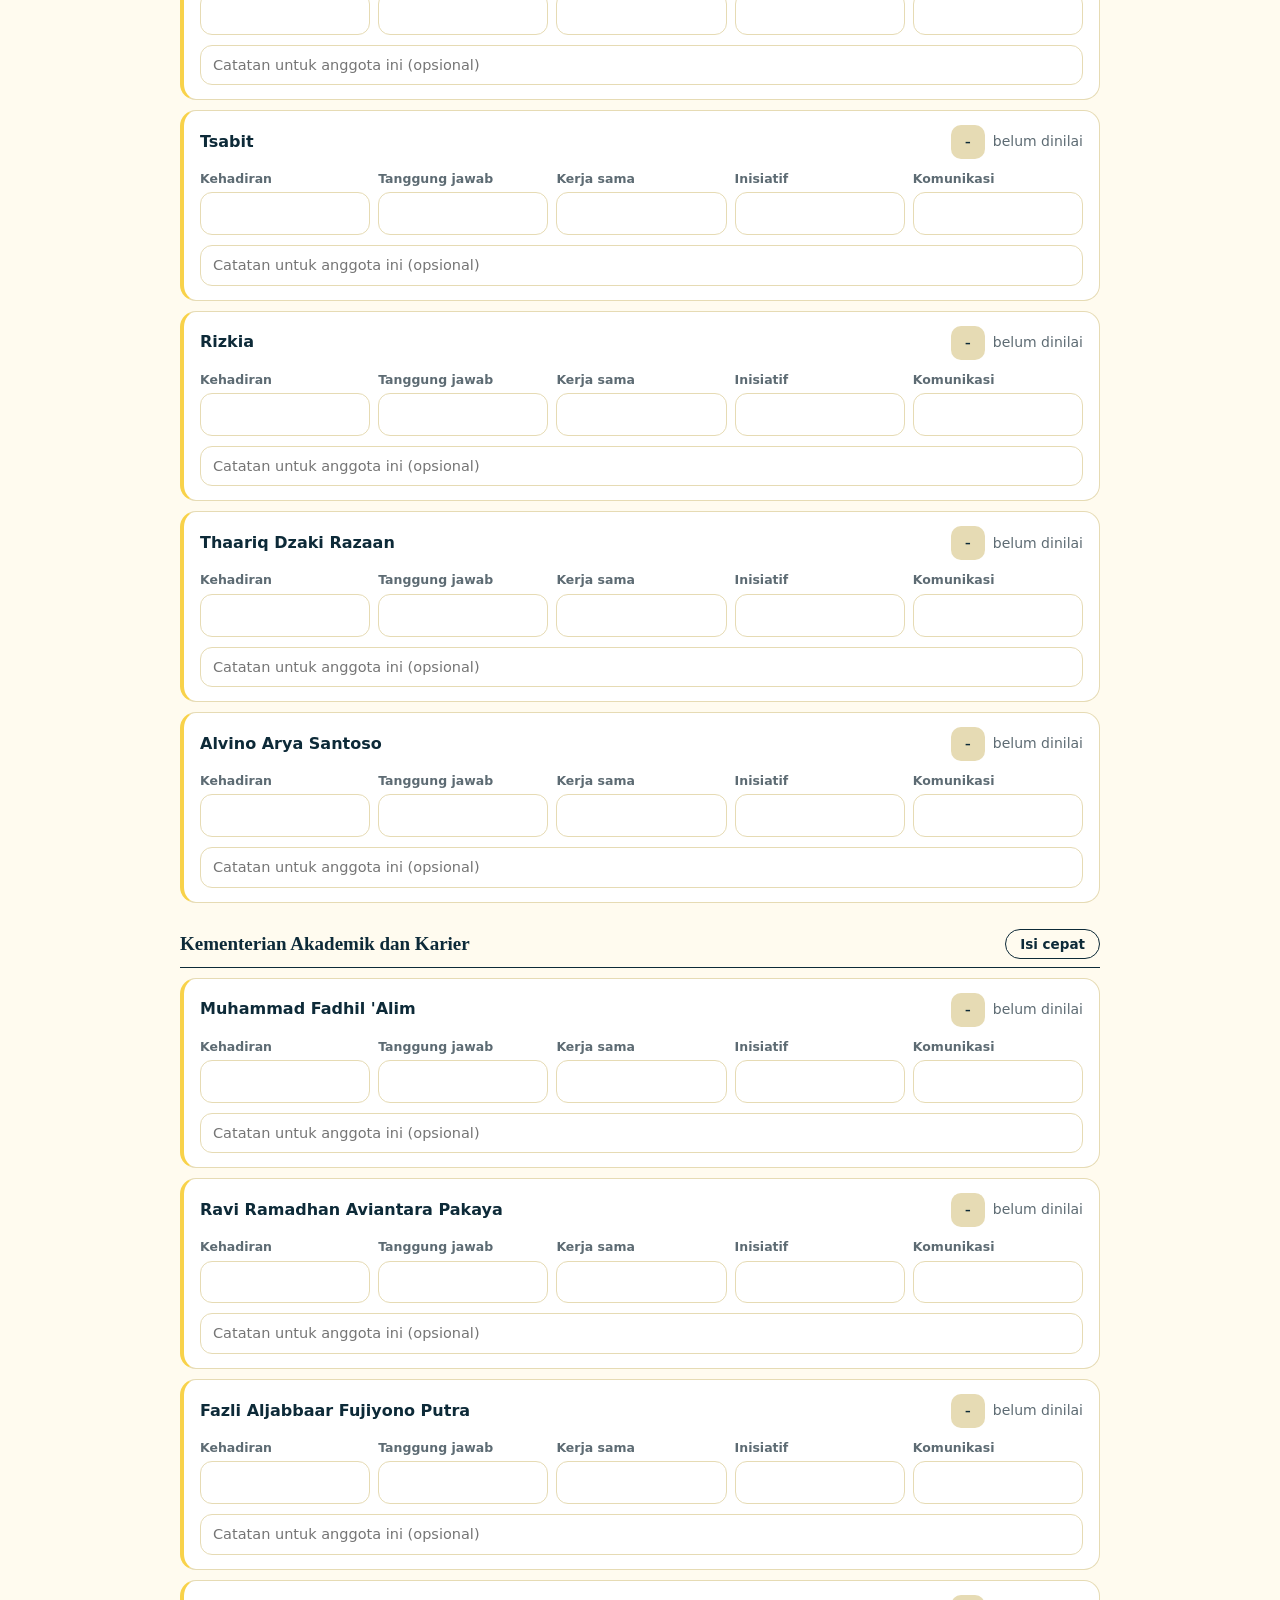
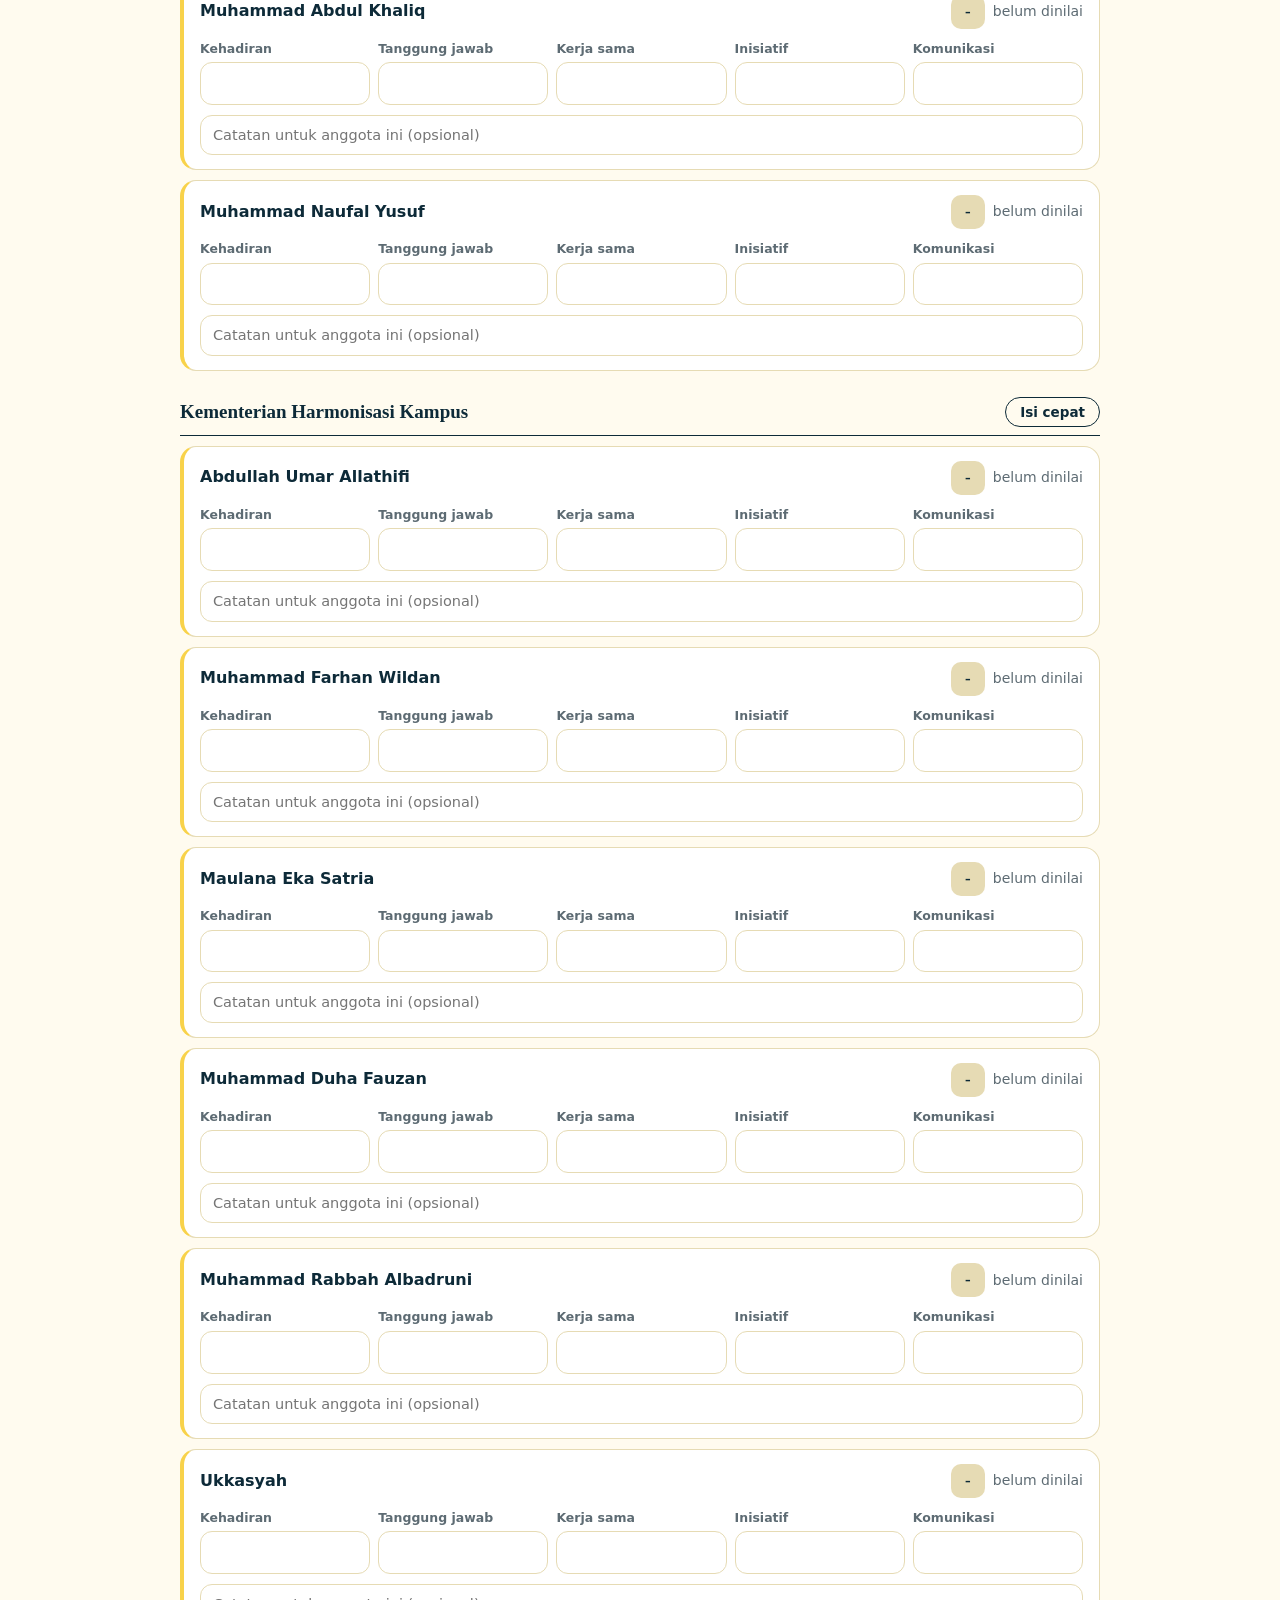
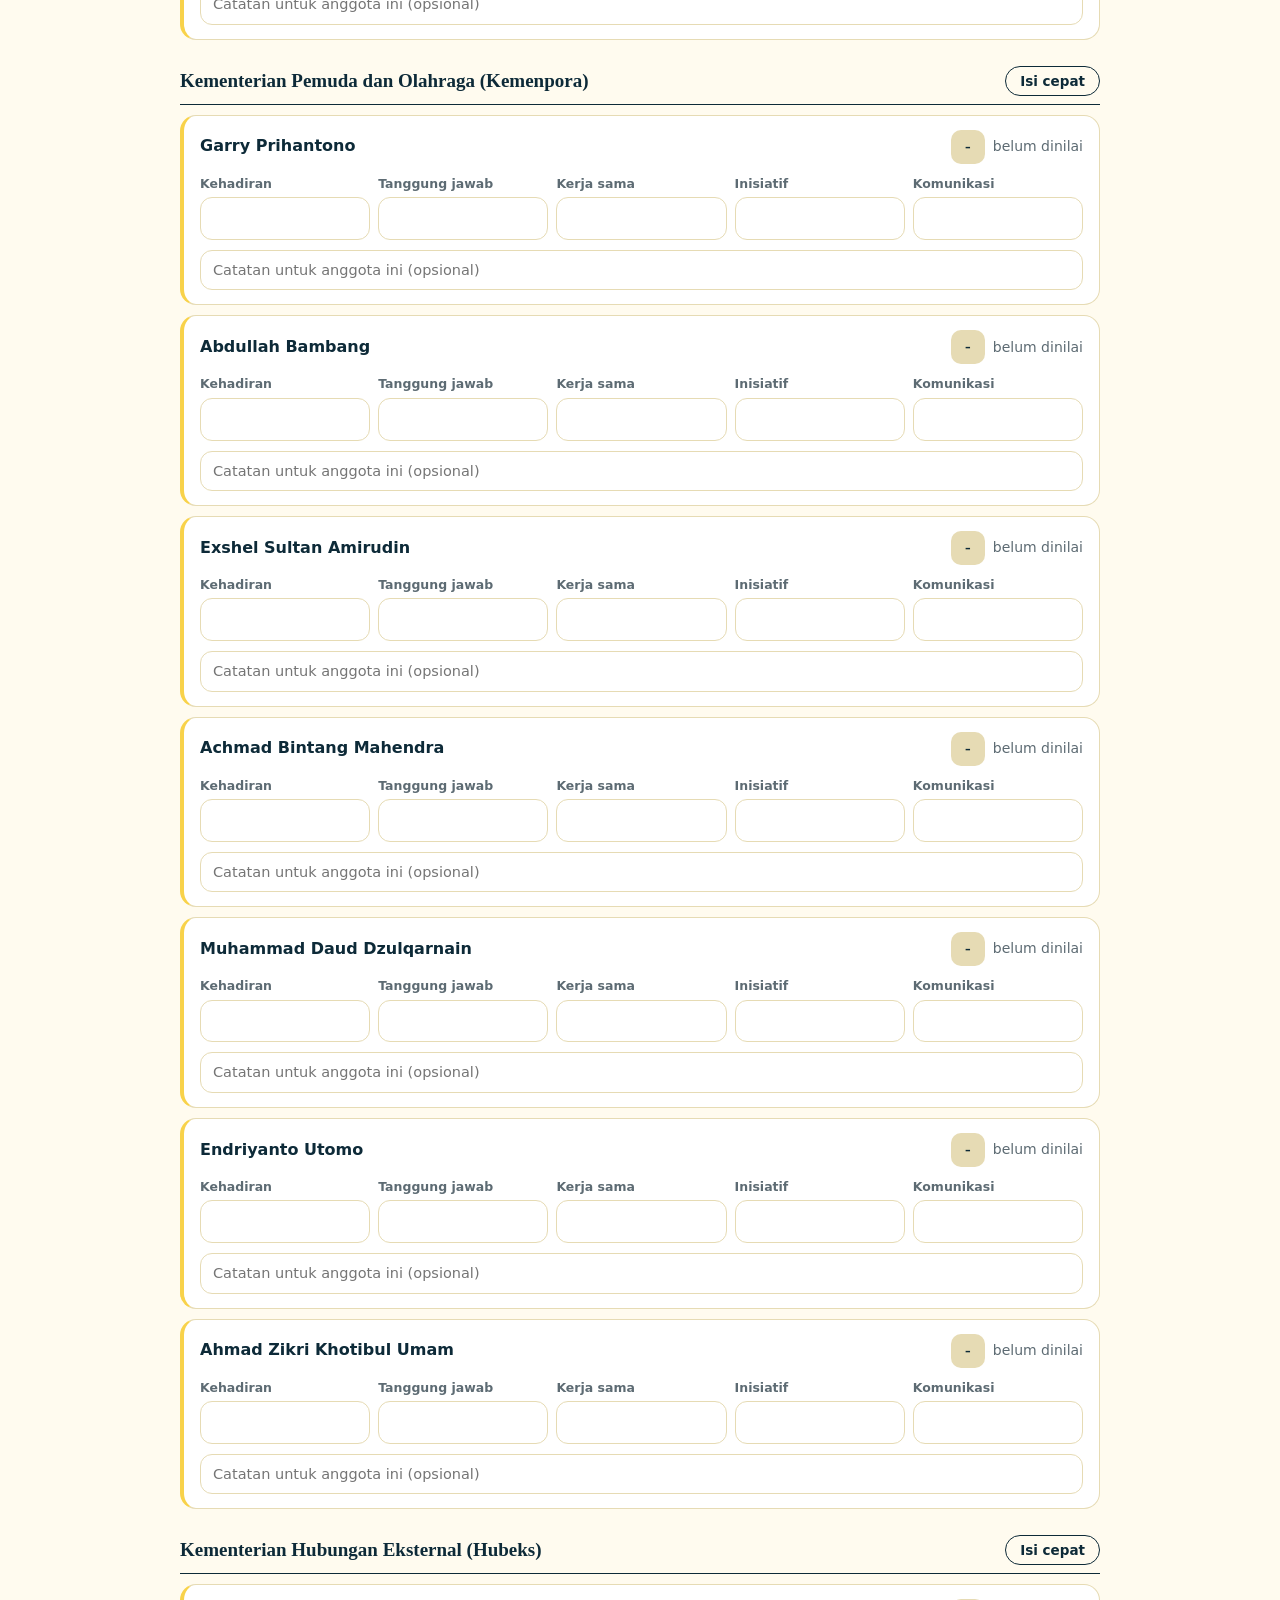
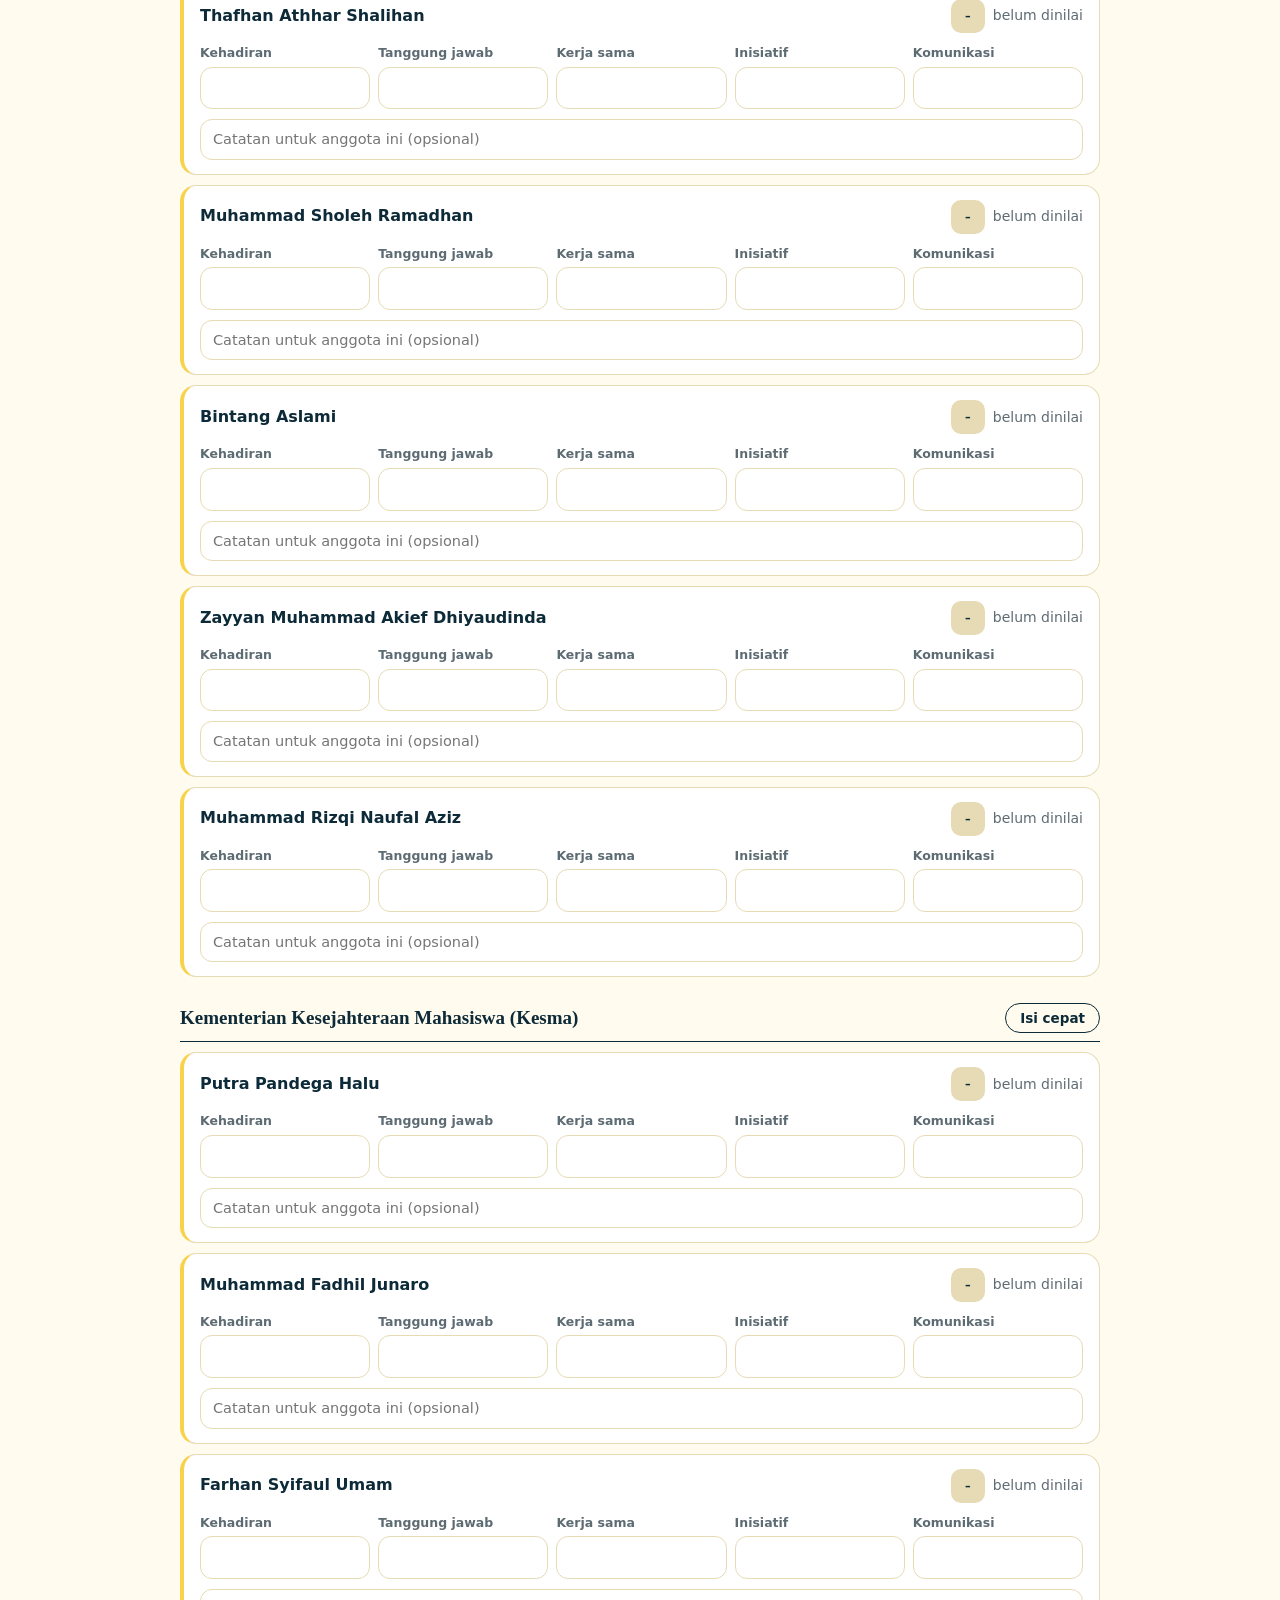
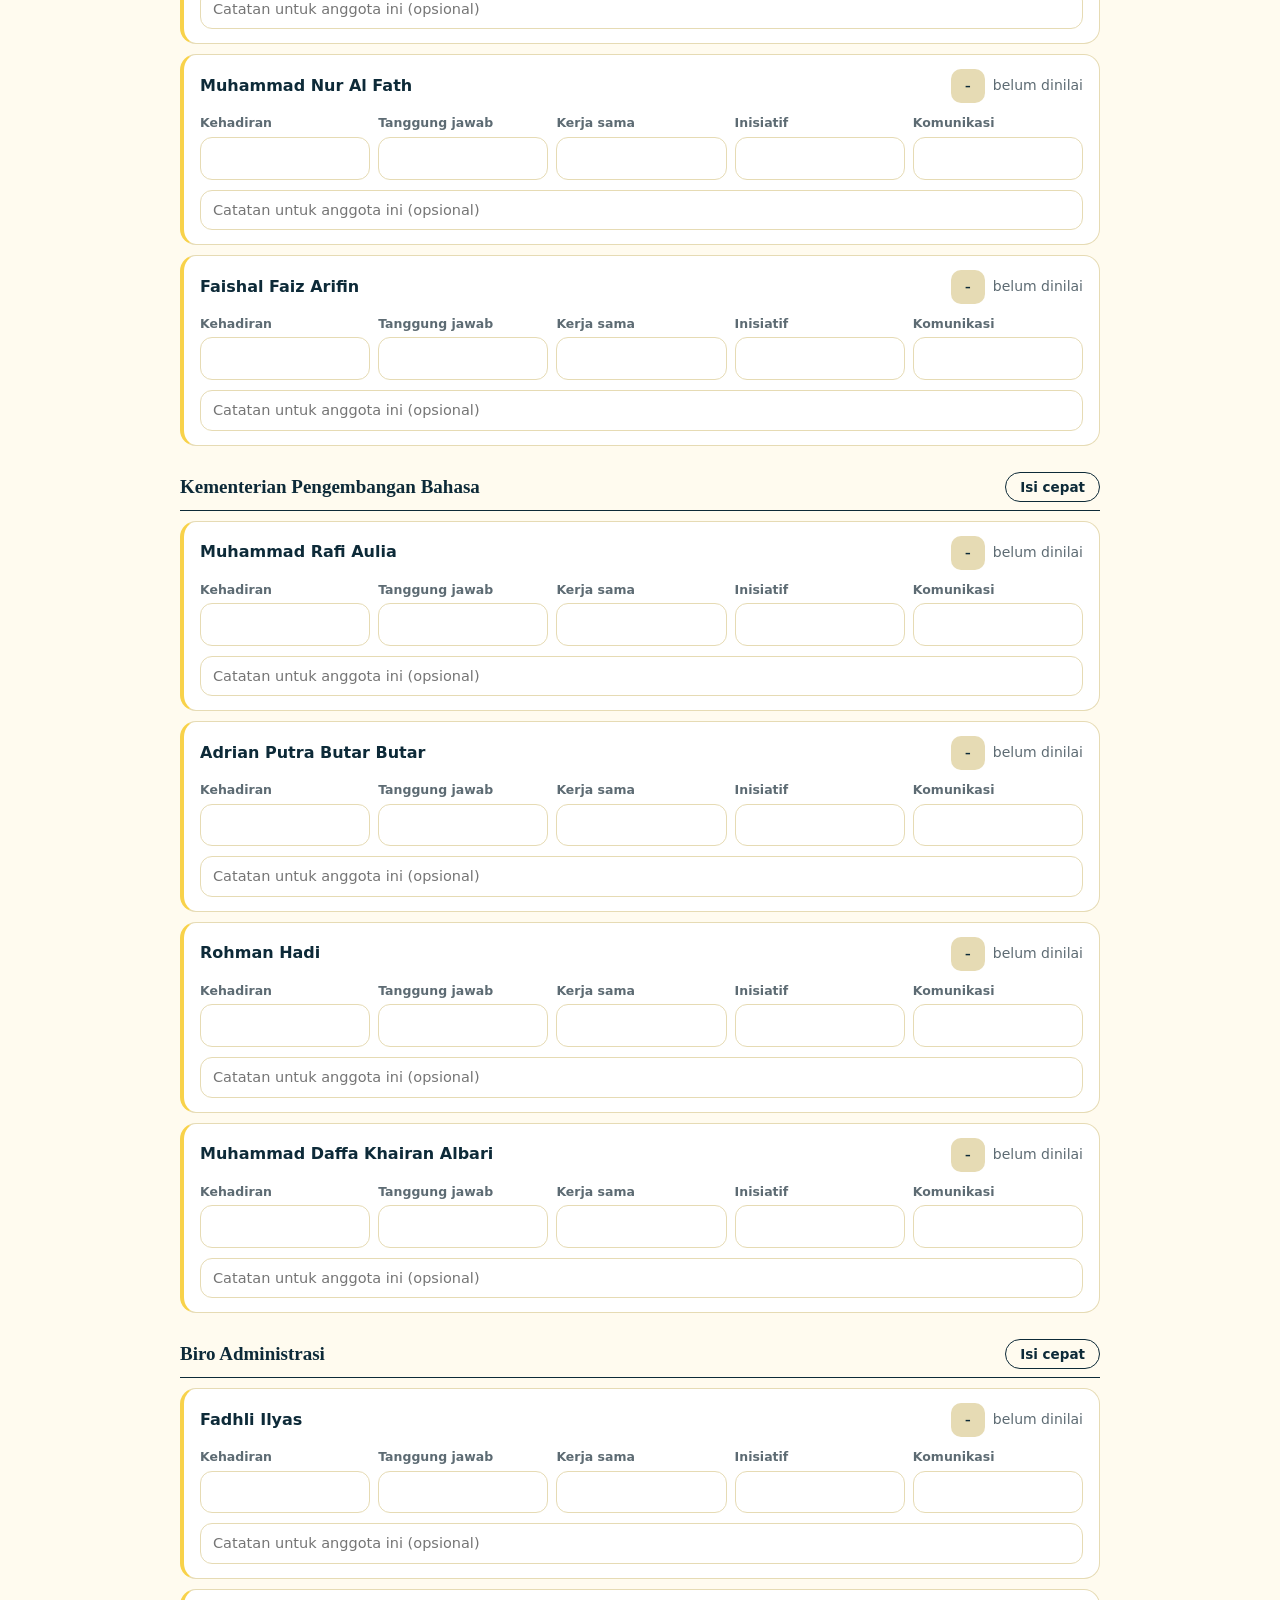
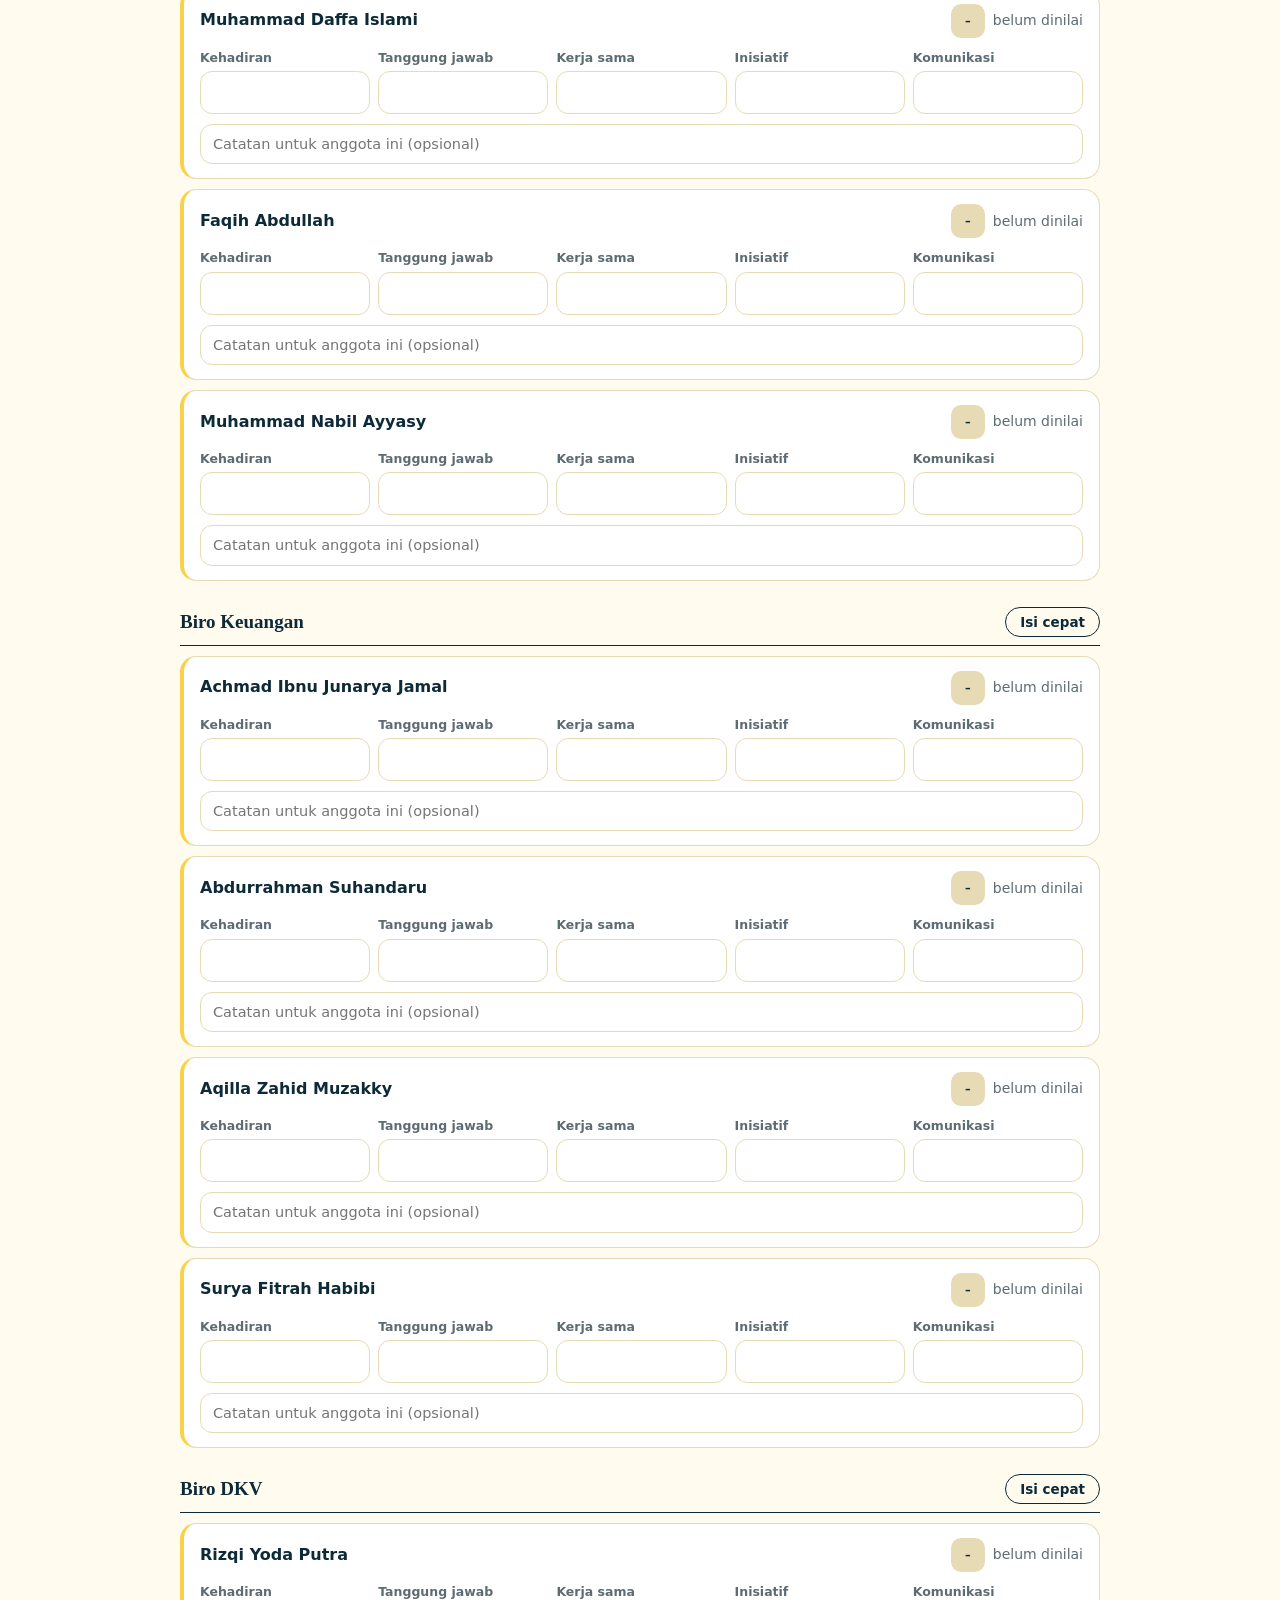
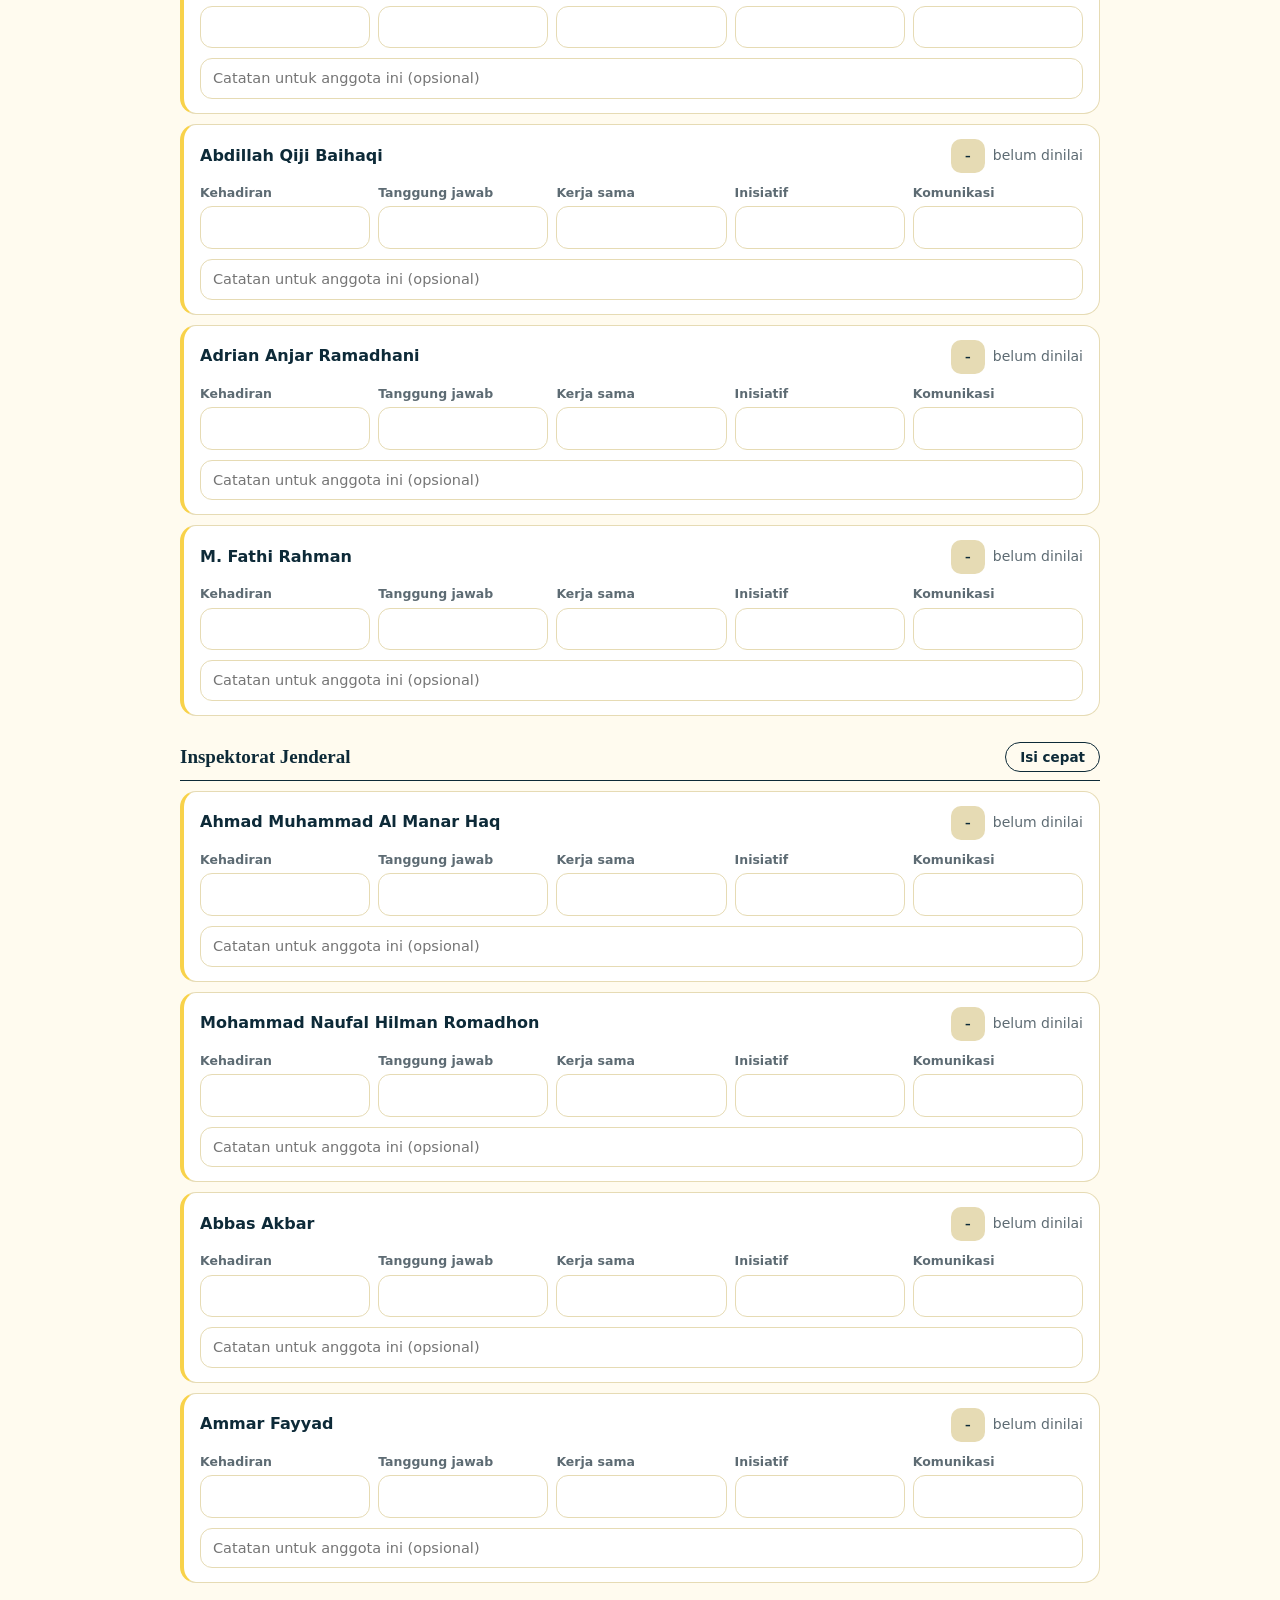
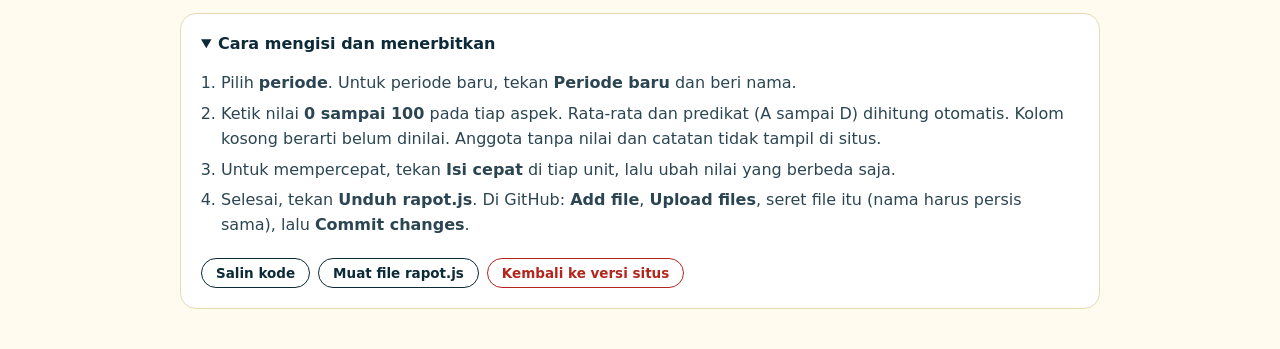
<file: admin-rapot.html>
<!DOCTYPE html>
<html lang="id">
<head>
<meta charset="utf-8">
<meta name="viewport" content="width=device-width, initial-scale=1, viewport-fit=cover">
<meta name="robots" content="noindex, nofollow">
<title>Editor Rapot | BEM STDIIS</title>
<style>
:root{--ink:#0d2a38;--gold:#f8d24a;--cream:#fffbef;--sand:#f6efd5;--line:#e6dbb4;--muted:#5d6b73;--green:#0f6b5a;--red:#b3261e;--r:16px;--serif:Georgia,"Times New Roman",serif;--sans:system-ui,-apple-system,"Segoe UI",Roboto,sans-serif}
*{box-sizing:border-box;margin:0}
body{font:16px/1.55 var(--sans);background:var(--cream);color:var(--ink);padding:env(safe-area-inset-top) 0 calc(40px + env(safe-area-inset-bottom))}
.wrap{max-width:960px;margin:0 auto;padding:0 20px}
header{background:var(--ink);color:#f6f1de;padding:28px 0 26px}
header h1{font:700 clamp(26px,5vw,36px)/1.15 var(--serif);color:#fff}header p{color:#cde0dc;margin-top:6px;max-width:580px}
.tag{display:inline-block;background:var(--gold);color:var(--ink);font-weight:700;font-size:12.5px;border-radius:999px;padding:3px 12px;margin-bottom:12px}
.status{position:sticky;top:0;z-index:20;background:var(--sand);border-bottom:1px solid var(--line);padding:10px 0;font-size:14.5px}
.status .wrap{display:flex;align-items:center;gap:12px;flex-wrap:wrap}
.dot{width:10px;height:10px;border-radius:50%;background:#9db3ad;flex:none}
.status.dirty .dot{background:var(--gold);box-shadow:0 0 0 4px rgba(248,210,74,.35)}.status.done .dot{background:var(--green)}
.btn{font:600 15px var(--sans);border:1.5px solid var(--ink);background:transparent;color:var(--ink);border-radius:999px;padding:9px 18px;cursor:pointer;transition:background .15s,transform .15s}
.btn:hover{background:var(--sand)}.btn:active{transform:scale(.97)}.btn.gold{background:var(--gold);border-color:var(--gold)}.btn.dark{background:var(--ink);color:#fff}
.btn.sm{padding:6px 14px;font-size:13.5px}.btn.red{border-color:var(--red);color:var(--red)}
input,select,textarea{font:inherit;color:var(--ink);background:#fff;border:1.5px solid var(--line);border-radius:12px;padding:10px 14px;width:100%}
input:focus,select:focus,textarea:focus,.btn:focus-visible{outline:0;border-color:var(--ink);box-shadow:0 0 0 4px rgba(248,210,74,.45)}
.panel{background:#fff;border:1px solid var(--line);border-radius:var(--r);padding:16px 18px;margin-top:22px;display:grid;gap:12px}
.panel .row{display:flex;gap:10px;flex-wrap:wrap;align-items:center}.panel select{flex:1;min-width:220px;font-weight:600}
.asp{display:flex;gap:6px;flex-wrap:wrap;align-items:center;font-size:14px;color:var(--muted)}.asp i{font-style:normal;font-weight:600;background:var(--sand);border-radius:999px;padding:2px 12px;color:#2a5560}
.bar{display:flex;gap:10px;flex-wrap:wrap;margin:18px 0 6px}.bar input{flex:2;min-width:200px}.bar select{flex:1;min-width:180px}
.gh{display:flex;justify-content:space-between;align-items:center;gap:10px;margin:26px 0 10px;border-bottom:1.5px solid var(--ink);padding-bottom:8px}
.gh h3{font:700 19px var(--serif)}.gh span{font-size:13px;color:var(--muted)}
.mem{background:#fff;border:1px solid var(--line);border-left:4px solid var(--gold);border-radius:var(--r);padding:14px 16px;margin-bottom:10px;display:grid;gap:10px}
.mh{display:flex;justify-content:space-between;align-items:center;gap:10px}.mh b{font-weight:700}.mh small{display:block;color:var(--muted);font-weight:400;font-size:13px}
.av{display:flex;align-items:center;gap:8px;font-size:14px;color:var(--muted);white-space:nowrap}
.av strong{display:grid;place-items:center;width:34px;height:34px;border-radius:10px;background:var(--line);color:var(--ink);font:700 17px var(--serif)}
.mem.A .av strong{background:var(--green);color:#fff}.mem.B .av strong{background:#3f8a7a;color:#fff}.mem.C .av strong{background:#c9962c;color:#fff}.mem.D .av strong{background:var(--red);color:#fff}
.sc{display:grid;grid-template-columns:repeat(auto-fit,minmax(110px,1fr));gap:8px}
.sc label{font-weight:600;font-size:12.5px;display:grid;gap:4px;color:var(--muted)}.sc input{padding:8px 10px;text-align:center;font-weight:700;font-size:16px}
.cat{font-size:14.5px;padding:8px 12px}
.empty{background:#fff;border:1.5px dashed var(--line);border-radius:var(--r);padding:30px 20px;text-align:center;color:var(--muted);margin-top:18px}
.how{background:#fff;border:1px solid var(--line);border-radius:var(--r);padding:4px 20px;margin-top:30px}.how summary{cursor:pointer;font-weight:700;padding:14px 0}
.how ol{padding:0 0 14px 20px;color:#2b4652}.how li{margin-bottom:6px}.act{display:flex;gap:8px;flex-wrap:wrap;padding-bottom:16px}
.banner{background:#fff7d6;border:1px solid #ecd67a;border-radius:var(--r);padding:14px 18px;margin-top:18px;display:flex;gap:12px;flex-wrap:wrap;align-items:center}.banner span{flex:1;min-width:200px}
dialog{border:0;border-radius:22px;padding:0;width:min(480px,calc(100vw - 24px));box-shadow:0 30px 80px -20px rgba(13,42,56,.6);color:var(--ink)}dialog::backdrop{background:rgba(13,42,56,.55)}
.fh{background:var(--ink);color:#fff;padding:18px 24px;font:700 20px var(--serif)}.fb{padding:20px 24px;display:grid;gap:12px}.fb p{font-size:14px;color:var(--muted)}.ff{padding:14px 24px;border-top:1px solid var(--line);display:flex;gap:10px;justify-content:flex-end}
.toast{position:fixed;left:50%;bottom:calc(20px + env(safe-area-inset-bottom));transform:translate(-50%,30px);opacity:0;pointer-events:none;background:var(--ink);color:#fff;border-radius:999px;padding:10px 20px;transition:.3s;z-index:60;max-width:calc(100vw - 24px)}.toast.on{opacity:1;transform:translate(-50%,0)}
@media (prefers-reduced-motion:reduce){*{transition:none!important}}
</style>
</head>
<body>
<header><div class="wrap"><span class="tag">Khusus pengelola</span><h1>Editor Rapot Anggota</h1><p>Pilih periode, isi nilai tiap anggota, lalu unduh <b>rapot.js</b> dan unggah ke GitHub. Nama anggota diambil otomatis dari <b>anggota.js</b>.</p></div></header>
<div class="status" id="status" role="status"><div class="wrap"><i class="dot"></i><span id="stxt"></span><span style="flex:1"></span><button class="btn gold sm" id="dl">Unduh rapot.js</button></div></div>

<main class="wrap">
  <div class="banner" id="draft" hidden><span>Ada draf yang belum diterbitkan dari sesi sebelumnya di perangkat ini.</span><button class="btn sm dark" id="draft-ok">Pulihkan draf</button><button class="btn sm" id="draft-no">Buang</button></div>

  <section class="panel" aria-label="Periode dan aspek">
    <div class="row"><select id="per" aria-label="Periode rapot"></select>
      <button class="btn sm dark" id="p-new">+ Periode baru</button><button class="btn sm" id="p-ren">Ganti nama</button><button class="btn sm red" id="p-del">Hapus</button></div>
    <div class="asp"><span>Aspek yang dinilai:</span><span id="asp"></span><button class="btn sm" id="a-edit">Atur aspek</button></div>
  </section>

  <div class="bar"><input id="q" type="search" placeholder="Cari nama anggota" aria-label="Cari nama"><select id="u" aria-label="Pilih unit"></select></div>
  <div id="list"></div>

  <details class="how" open>
    <summary>Cara mengisi dan menerbitkan</summary>
    <ol>
      <li>Pilih <b>periode</b>. Untuk periode baru, tekan <b>Periode baru</b> dan beri nama.</li>
      <li>Ketik nilai <b>0 sampai 100</b> pada tiap aspek. Rata-rata dan predikat (A sampai D) dihitung otomatis. Kolom kosong berarti belum dinilai. Anggota tanpa nilai dan catatan tidak tampil di situs.</li>
      <li>Untuk mempercepat, tekan <b>Isi cepat</b> di tiap unit, lalu ubah nilai yang berbeda saja.</li>
      <li>Selesai, tekan <b>Unduh rapot.js</b>. Di GitHub: <b>Add file</b>, <b>Upload files</b>, seret file itu (nama harus persis sama), lalu <b>Commit changes</b>.</li>
    </ol>
    <div class="act"><button class="btn sm" id="copy">Salin kode</button><button class="btn sm" id="imp">Muat file rapot.js</button><button class="btn sm red" id="reset">Kembali ke versi situs</button><input type="file" id="file" accept=".js,.json,text/javascript" hidden></div>
  </details>
</main>

<dialog id="dlg"><form method="dialog" id="form"><div class="fh">Atur aspek penilaian</div><div class="fb"><p>Tulis satu aspek per baris. Mengganti nama aspek membuat nilai lamanya tidak terbawa.</p><textarea id="a-txt" rows="7"></textarea></div><div class="ff"><button class="btn" type="button" id="a-cancel">Batal</button><button class="btn gold" type="submit">Simpan</button></div></form></dialog>
<div class="toast" id="toast"></div>

<script src="anggota.js"></script>
<script src="rapot.js"></script>
<script>
(function(){
"use strict";
var KEY="bem-rapot-draft-v1",DEF=["Kehadiran","Tanggung jawab","Kerja sama","Inisiatif","Komunikasi"];
var $=function(i){return document.getElementById(i);};
var esc=function(t){return String(t==null?"":t).replace(/[&<>"]/g,function(c){return {"&":"&amp;","<":"&lt;",">":"&gt;",'"':"&quot;"}[c];});};
var A=window.ANGGOTA||{},JAB={},GR=[];
(A.pimpinan||[]).forEach(function(p){JAB[p.nama]=p.jabatan;});
if((A.pimpinan||[]).length)GR.push({name:"Pimpinan",list:A.pimpinan.map(function(p){return p.nama;})});
(A.unit||[]).forEach(function(u){GR.push({name:u.nama,list:u.anggota||[]});});
function num(v){return typeof v==="number"&&isFinite(v)?Math.max(0,Math.min(100,Math.round(v*10)/10)):null;}
function load(r){
  r=r||{};var a=(r.aspek||[]).map(String).filter(Boolean),D={aspek:a.length?a:DEF.slice(),periode:(r.periode||[]).map(function(p){return {id:String(p.id),nama:String(p.nama)};}),val:{}};
  (r.nilai||[]).forEach(function(n){var s={};D.aspek.forEach(function(k){var x=num(n.skor&&n.skor[k]);if(x!=null)s[k]=x;});D.val[n.p+"|"+n.nama]={skor:s,cat:n.cat||""};});
  return D;
}
function clean(){
  var nilai=[];
  Object.keys(D.val).forEach(function(k){
    var i=k.indexOf("|"),p=k.slice(0,i),nama=k.slice(i+1),v=D.val[k],s={};
    if(!D.periode.some(function(x){return x.id===p;}))return;
    D.aspek.forEach(function(a){if(v.skor[a]!=null)s[a]=v.skor[a];});
    var cat=(v.cat||"").trim();if(!Object.keys(s).length&&!cat)return;
    var o={p:p,nama:nama,skor:s};if(cat)o.cat=cat;nilai.push(o);
  });
  nilai.sort(function(a,b){return a.p<b.p?-1:a.p>b.p?1:a.nama.localeCompare(b.nama);});
  return {aspek:D.aspek,periode:D.periode,nilai:nilai};
}
var D=load(window.RAPOT),SITE=load(window.RAPOT),SITESIG,sel=null,q="",unit="",downloaded=false,tT;
function sig(){return JSON.stringify(clean());}
function pred(v){return v>=85?"A":v>=70?"B":v>=55?"C":"D";}
function avg(s){var v=D.aspek.map(function(a){return s[a];}).filter(function(x){return x!=null;});return v.length?v.reduce(function(a,b){return a+b;},0)/v.length:null;}
function fmt(v){return (Math.round(v*10)/10).toString().replace(".",",");}
function toast(m){var t=$("toast");t.textContent=m;t.classList.add("on");clearTimeout(tT);tT=setTimeout(function(){t.classList.remove("on");},2600);}
function ensure(){if(!D.periode.length)D.periode.push({id:"p"+Date.now().toString(36),nama:"Periode 1"});if(!sel||!D.periode.some(function(p){return p.id===sel;}))sel=D.periode[D.periode.length-1].id;}
function get(nm){var k=sel+"|"+nm;return D.val[k]||(D.val[k]={skor:{},cat:""});}
function status(){
  var c=sig()!==SITESIG,st=$("status");st.className="status"+(c?(downloaded?" done":" dirty"):"");
  var n=clean().nilai.filter(function(x){return x.p===sel;}).length;
  $("stxt").innerHTML=!c?"Sama dengan versi di situs. <b>"+n+" rapot</b> pada periode ini.":downloaded?"<b>File sudah diunduh.</b> Tinggal unggah <b>rapot.js</b> ke GitHub.":"<b>Ada perubahan belum diterbitkan.</b> Unduh rapot.js setelah selesai.";
}
function dirty(){downloaded=false;try{localStorage.setItem(KEY,sig());}catch(e){}status();}
function head(){
  ensure();$("per").innerHTML=D.periode.map(function(p){return '<option value="'+esc(p.id)+'"'+(p.id===sel?" selected":"")+'>'+esc(p.nama)+'</option>';}).join("");
  $("asp").innerHTML=D.aspek.map(function(a){return "<i>"+esc(a)+"</i>";}).join("");
  var us=$("u"),cur=unit;us.innerHTML='<option value="">Semua unit</option>'+GR.map(function(g){return '<option'+(g.name===cur?" selected":"")+'>'+esc(g.name)+'</option>';}).join("");
}
function card(nm){
  var v=get(nm),a=avg(v.skor);
  return '<article class="mem'+(a==null?"":" "+pred(a))+'" data-n="'+esc(nm)+'"><div class="mh"><b>'+esc(nm)+(JAB[nm]?"<small>"+esc(JAB[nm])+"</small>":"")+'</b><span class="av"><strong>'+(a==null?"-":pred(a))+'</strong><span>'+(a==null?"belum dinilai":fmt(a))+'</span></span></div>'
   +'<div class="sc">'+D.aspek.map(function(k){return '<label>'+esc(k)+'<input type="number" inputmode="decimal" min="0" max="100" step="any" data-a="'+esc(k)+'" value="'+(v.skor[k]==null?"":v.skor[k])+'"></label>';}).join("")+'</div>'
   +'<input class="cat" data-c maxlength="400" placeholder="Catatan untuk anggota ini (opsional)" aria-label="Catatan untuk '+esc(nm)+'" value="'+esc(v.cat)+'"></article>';
}
function render(){
  head();var s=q.toLowerCase(),known={},h="",tot=0;
  GR.forEach(function(g){g.list.forEach(function(n){known[n]=1;});});
  var groups=GR.slice(),orph=[];
  Object.keys(D.val).forEach(function(k){var n=k.slice(k.indexOf("|")+1);if(!known[n]&&orph.indexOf(n)<0)orph.push(n);});
  if(orph.length)groups.push({name:"Lainnya (tidak ada di anggota.js)",list:orph});
  groups.forEach(function(g){
    if(unit&&g.name!==unit)return;
    var l=g.list.filter(function(n){return !s||n.toLowerCase().indexOf(s)>=0;});if(!l.length)return;tot+=l.length;
    h+='<div class="gh"><h3>'+esc(g.name)+'</h3><span><button class="btn sm" data-fill="'+esc(g.name)+'">Isi cepat</button></span></div>'+l.map(card).join("");
  });
  $("list").innerHTML=h||'<div class="empty">Tidak ada anggota yang cocok. Tambahkan nama lewat editor anggota (admin-anggota.html).</div>';
  status();
}
$("list").addEventListener("input",function(e){
  var c=e.target.closest(".mem");if(!c)return;var v=get(c.getAttribute("data-n")),a=e.target.getAttribute("data-a");
  if(a){var x=parseFloat(String(e.target.value).replace(",","."));if(isNaN(x))delete v.skor[a];else{if(x>100){e.target.value=100;}x=num(x);v.skor[a]=x;}}
  else v.cat=e.target.value;
  var m=avg(v.skor);c.className="mem"+(m==null?"":" "+pred(m));c.querySelector(".av strong").textContent=m==null?"-":pred(m);c.querySelector(".av span").textContent=m==null?"belum dinilai":fmt(m);
  dirty();
});
$("list").addEventListener("click",function(e){
  var b=e.target.closest("[data-fill]");if(!b)return;var name=b.getAttribute("data-fill"),g=null;
  GR.forEach(function(x){if(x.name===name)g=x;});if(!g){toast("Unit ini tidak bisa diisi cepat.");return;}
  var r=prompt("Isi semua kolom yang masih kosong di "+name+" dengan nilai (0 sampai 100):","80");if(r==null)return;
  var x=num(parseFloat(String(r).replace(",",".")));if(x==null){toast("Nilai tidak valid.");return;}
  g.list.forEach(function(n){var v=get(n);D.aspek.forEach(function(k){if(v.skor[k]==null)v.skor[k]=x;});});
  dirty();render();toast("Kolom kosong di "+name+" diisi "+x+".");
});
$("per").onchange=function(){sel=this.value;render();};
$("q").addEventListener("input",function(e){q=e.target.value.trim();render();});
$("u").onchange=function(){unit=this.value;render();};
$("p-new").onclick=function(){var n=prompt("Nama periode baru (contoh: Periode 2, Januari sampai Maret 2027):");if(!n||!n.trim())return;var id="p"+Date.now().toString(36);D.periode.push({id:id,nama:n.trim()});sel=id;dirty();render();toast("Periode ditambahkan.");};
$("p-ren").onclick=function(){var p=D.periode.filter(function(x){return x.id===sel;})[0];var n=prompt("Nama periode:",p.nama);if(!n||!n.trim())return;p.nama=n.trim();dirty();render();};
$("p-del").onclick=function(){var p=D.periode.filter(function(x){return x.id===sel;})[0];if(!confirm("Hapus periode ini beserta seluruh nilainya?\n\n"+p.nama))return;D.periode=D.periode.filter(function(x){return x.id!==sel;});sel=null;dirty();render();toast("Periode dihapus.");};
$("a-edit").onclick=function(){$("a-txt").value=D.aspek.join("\n");$("dlg").showModal();};
$("a-cancel").onclick=function(){$("dlg").close();};
$("form").addEventListener("submit",function(e){e.preventDefault();var l=$("a-txt").value.split("\n").map(function(x){return x.trim();}).filter(function(x,i,a){return x&&a.indexOf(x)===i;});if(!l.length){alert("Minimal satu aspek.");return;}D.aspek=l.slice(0,10);$("dlg").close();dirty();render();});

function output(){
  var d=clean(),L=function(o){return "  "+JSON.stringify(o);};
  return "/* rapot.js: data rapot anggota BEM STDIIS.\n   Jangan diedit manual. Gunakan admin-rapot.html, lalu unduh file ini dan unggah ke GitHub.\n   Terakhir dibuat: "+new Date().toLocaleString("id-ID")+" */\nwindow.RAPOT = {\n \"aspek\": "+JSON.stringify(d.aspek)+",\n \"periode\": [\n"+d.periode.map(L).join(",\n")+"\n ],\n \"nilai\": [\n"+d.nilai.map(L).join(",\n")+"\n ]\n};\n";
}
$("dl").onclick=function(){var b=new Blob([output()],{type:"text/javascript"}),a=document.createElement("a");a.href=URL.createObjectURL(b);a.download="rapot.js";document.body.appendChild(a);a.click();a.remove();setTimeout(function(){URL.revokeObjectURL(a.href);},2000);downloaded=true;status();toast("rapot.js diunduh. Sekarang unggah ke GitHub.");};
$("copy").onclick=function(){if(navigator.clipboard&&navigator.clipboard.writeText)navigator.clipboard.writeText(output()).then(function(){toast("Kode disalin.");},function(){toast("Gagal menyalin. Gunakan tombol unduh.");});else toast("Peramban tidak mendukung salin. Gunakan tombol unduh.");};
$("imp").onclick=function(){$("file").click();};
$("file").addEventListener("change",function(e){var f=e.target.files[0];if(!f)return;var r=new FileReader();r.onload=function(){try{var t=String(r.result),o=JSON.parse(t.slice(t.indexOf("{",t.indexOf("window.RAPOT")),t.lastIndexOf("}")+1));D=load(o);sel=null;dirty();render();toast("File dimuat.");}catch(x){alert("Format file tidak dikenali. Gunakan rapot.js yang dibuat oleh editor ini.");}};r.readAsText(f);e.target.value="";});
$("reset").onclick=function(){if(!confirm("Kembalikan semua data ke versi yang sedang tayang di situs? Perubahanmu akan hilang."))return;D=load(window.RAPOT);sel=null;downloaded=false;try{localStorage.removeItem(KEY);}catch(e){}render();toast("Dikembalikan ke versi situs.");};

ensure();SITESIG=sig();
try{var dr=localStorage.getItem(KEY);if(dr&&dr!==SITESIG){$("draft").hidden=false;$("draft-ok").onclick=function(){D=load(JSON.parse(dr));sel=null;$("draft").hidden=true;render();};$("draft-no").onclick=function(){try{localStorage.removeItem(KEY);}catch(e){}$("draft").hidden=true;};}}catch(e){}
window.addEventListener("beforeunload",function(e){if(sig()!==SITESIG&&!downloaded){e.preventDefault();e.returnValue="";}});
render();
})();
</script>
</body>
</html>
</file>
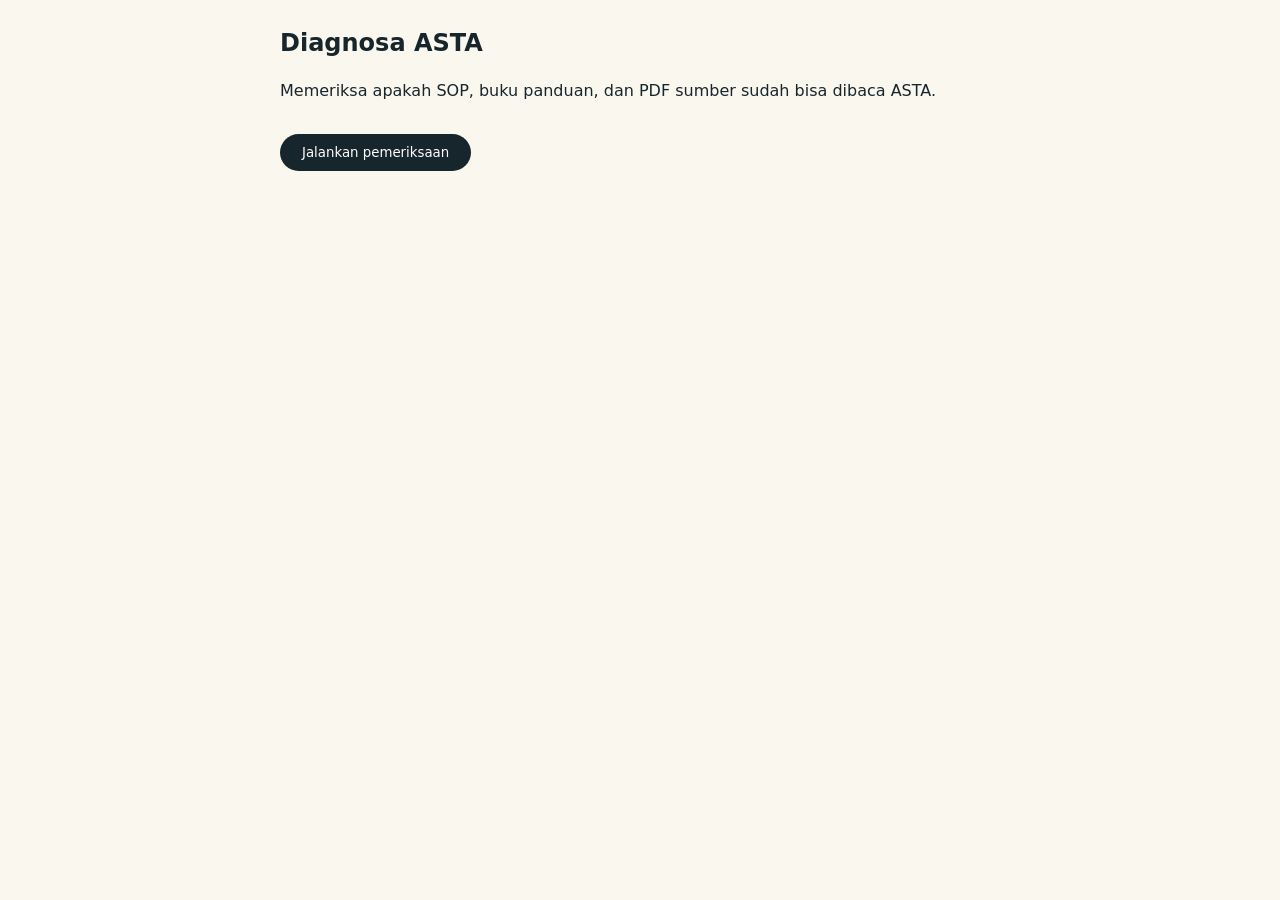
<file: diagnosa-ai.html>
<!doctype html><html lang="id"><head><meta charset="utf-8"><meta name="viewport" content="width=device-width,initial-scale=1"><meta name="robots" content="noindex"><title>Diagnosa ASTA | BEM STDIIS</title>
<style>body{font:16px/1.6 system-ui,sans-serif;max-width:720px;margin:0 auto;padding:24px 16px;color:#17262c;background:#faf7ee}h1{font-size:24px;margin:0 0 4px}button{font:700 15px inherit;font-family:inherit;background:#17262c;color:#fff;border:0;border-radius:999px;padding:11px 22px;cursor:pointer;margin:14px 0}li{list-style:none;margin:8px 0;padding:10px 14px;border-radius:12px;background:#fff;border:1px solid #e4dcc3}.ok{border-left:5px solid #1f8f6b}.no{border-left:5px solid #b3261e}small{display:block;color:#5d6d74}ul{padding:0}</style></head><body>
<h1>Diagnosa ASTA</h1><p>Memeriksa apakah SOP, buku panduan, dan PDF sumber sudah bisa dibaca ASTA.</p><button id="go">Jalankan pemeriksaan</button><ul id="out"></ul>
<script src="sop-data.js"></script><script src="panduan-data.js"></script><script>
var BK="presiden wakil-presiden sekretaris-jenderal psdm akademik-karier harmonisasi-kampus kemenpora hubeks kesma pengembangan-bahasa biro-administrasi biro-keuangan biro-dkv inspektorat-jenderal".split(" ");
function row(ok,t,d){var li=document.createElement("li");li.className=ok?"ok":"no";li.innerHTML=(ok?"✔ ":"✘ ")+t+(d?"<small>"+d+"</small>":"");document.getElementById("out").appendChild(li);}
function has(u){return fetch(u,{method:"HEAD"}).then(function(r){return r.ok&&(r.headers.get("content-type")||"").indexOf("html")<0;}).catch(function(){return false;});}
document.getElementById("go").onclick=function(){document.getElementById("out").innerHTML="";
 var S=window.SOP_DATA||[];row(S.length>0,"Data SOP: "+S.length+" SOP terbaca",S.length?"":"sop-data.js belum termuat.");
 var P=window.PANDUAN||{},k=Object.keys(P).filter(function(x){return P[x]&&P[x].p&&P[x].p.length;});
 row(k.length>0,"Teks buku panduan: "+k.length+" dari "+BK.length+" buku terbaca",k.length?"":"panduan-data.js masih kosong. Buat lewat admin-panduan.html lalu unggah ke GitHub.");
 var miss=BK.filter(function(b){return k.indexOf(b)<0;});if(k.length&&miss.length)row(false,"Belum terbaca: "+miss.join(", "),"Ekstrak PDF-nya di admin-panduan.html (PDF hasil scan tidak punya teks).");
 Promise.all(BK.map(function(b){return has("panduan/"+b+".pdf").then(function(o){return [b,o];});})).then(function(r){var bad=r.filter(function(x){return !x[1];}).map(function(x){return x[0]+".pdf";});row(!bad.length,"PDF buku panduan di folder panduan/: "+(r.length-bad.length)+" dari "+r.length,bad.length?"Belum ada: "+bad.join(", "):"");});
 var smp=S.slice(0,5);Promise.all(smp.map(function(s){return has("sop/"+s.c+".pdf").then(function(o){return [s.c,o];});})).then(function(r){var bad=r.filter(function(x){return !x[1];}).map(function(x){return x[0]+".pdf";});row(!bad.length,"PDF SOP (contoh 5 pertama) di folder sop/",bad.length?"Belum ada: "+bad.join(", "):"");});
};</script></body></html>
</file>
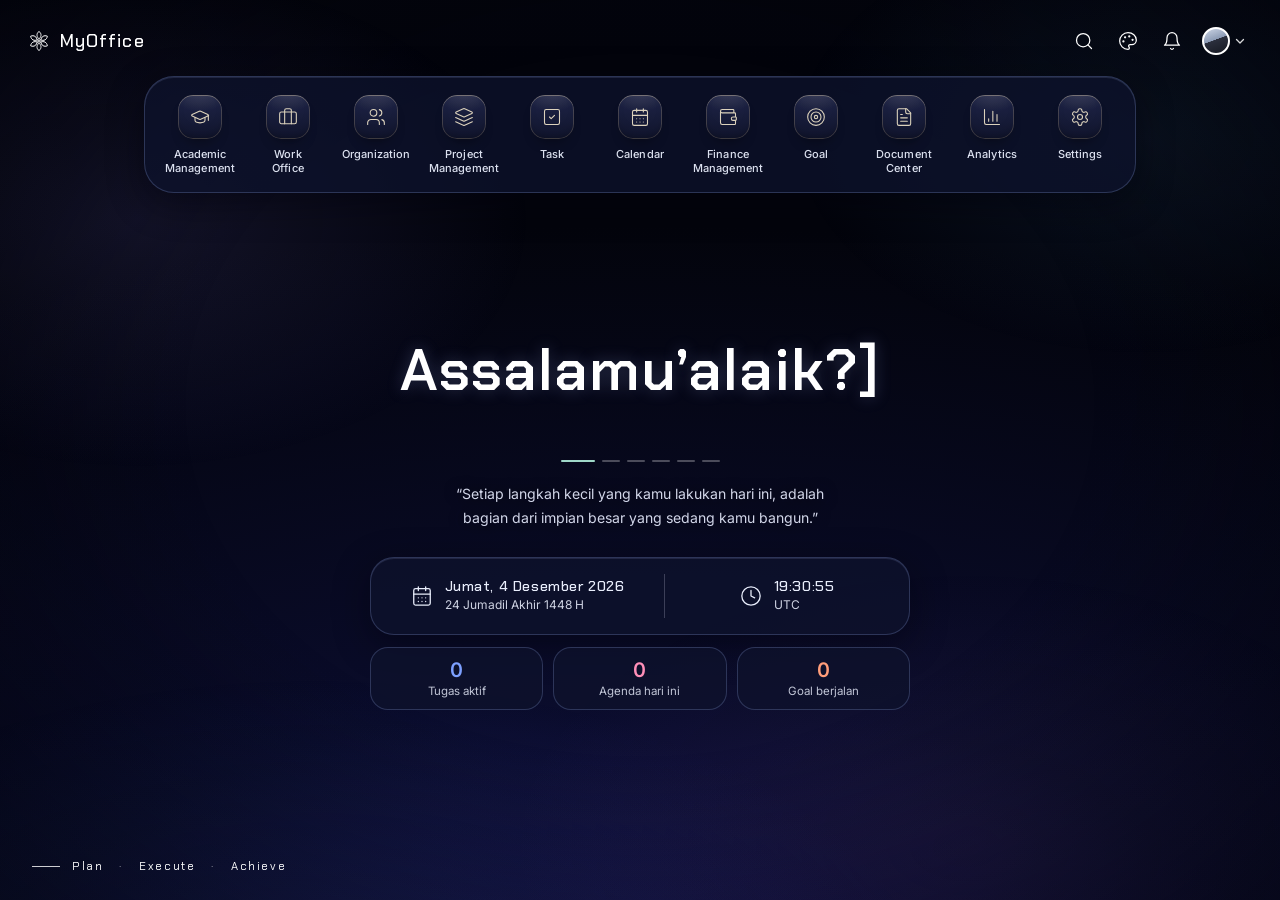
<file: index.src.html>
<!DOCTYPE html>
<html lang="id">
<head>
<meta charset="UTF-8">
<meta name="viewport" content="width=device-width, initial-scale=1, viewport-fit=cover">
<title>MyOffice</title>
<meta name="description" content="MyOffice — Plan · Execute · Achieve">
<link rel="icon" href="data:image/svg+xml,%3Csvg xmlns='http://www.w3.org/2000/svg' viewBox='0 0 100 100'%3E%3Ctext y='.9em' font-size='90'%3E%F0%9F%8C%B8%3C/text%3E%3C/svg%3E">
<link rel="preconnect" href="https://fonts.googleapis.com">
<link rel="preconnect" href="https://fonts.gstatic.com" crossorigin>
<link rel="preload" as="style" href="https://fonts.googleapis.com/css2?family=Anton&family=Baloo+2:wght@600;700;800&family=Chakra+Petch:wght@400;500;600&family=EB+Garamond:wght@400;500&family=Fraunces:opsz,wght@9..144,600;9..144,700&family=Inter:wght@300;400;500;600;700&family=Nunito:wght@500;600;700;800&family=Outfit:wght@300;400;500;600;700&family=Pixelify+Sans:wght@400;500;600&family=Plus+Jakarta+Sans:wght@400;500;600;700;800&family=Sora:wght@400;500;600;700&display=swap" onload="this.onload=null;this.rel='stylesheet'">
<noscript><link rel="stylesheet" href="https://fonts.googleapis.com/css2?family=Anton&family=Baloo+2:wght@600;700;800&family=Chakra+Petch:wght@400;500;600&family=EB+Garamond:wght@400;500&family=Fraunces:opsz,wght@9..144,600;9..144,700&family=Inter:wght@300;400;500;600;700&family=Nunito:wght@500;600;700;800&family=Outfit:wght@300;400;500;600;700&family=Pixelify+Sans:wght@400;500;600&family=Plus+Jakarta+Sans:wght@400;500;600;700;800&family=Sora:wght@400;500;600;700&display=swap"></noscript>
<meta name="theme-color" content="#0a0c2b">
<style>
:root{
  --ink:#1f2f4d;
  --glass:rgba(232,236,246,.62);
  --glass-line:rgba(255,255,255,.55);
  --serif:'EB Garamond','Cormorant Garamond',Georgia,serif;
  --sans:'Inter',system-ui,-apple-system,'Segoe UI',Roboto,sans-serif;
  --hand:'Segoe Script',cursive;
}
*{box-sizing:border-box;margin:0;padding:0}
html,body{height:100%}
body{font-family:var(--sans);color:var(--ink);overflow:hidden;background:#5b82b5;-webkit-font-smoothing:antialiased}

/* ---------- Background ---------- */
:root{--panel:rgba(246,248,253,.94)}
html[data-theme=pagi]{--ink:#233a5c;--glass:rgba(255,255,255,.58);--glass2:rgba(255,255,255,.55);--scene-filter:brightness(1.07) saturate(.92) hue-rotate(-10deg)}
html[data-theme=malam]{--ink:#e9eefc;--glass:rgba(18,26,48,.52);--glass2:rgba(18,26,48,.5);--glass-line:rgba(255,255,255,.16);--panel:rgba(20,28,50,.94);--scene-filter:brightness(.48) saturate(.85) hue-rotate(12deg)}
body{overflow-x:hidden;overflow-y:auto}
.bg{position:fixed;inset:0;z-index:0;background:#5a80b4}
.stack{position:absolute;inset:0;filter:var(--scene-filter,none);transition:filter .5s}
.stack svg{position:absolute;left:0;right:0;bottom:0;width:100%;height:100%}
.stack .photo{position:absolute;inset:0;background:center bottom/cover no-repeat}
.bg::after{content:"";position:absolute;inset:0;pointer-events:none;
  background:linear-gradient(180deg,rgba(40,60,100,.16) 0,transparent 22%,transparent 70%,rgba(30,25,45,.22) 100%)}
/* Layar tinggi (HP/tablet portrait): tampilkan seluruh pemandangan, tanpa zoom */
@media (max-aspect-ratio:3/2){
  .stack svg{height:calc(100vw * 1024 / 1536);-webkit-mask-image:linear-gradient(180deg,transparent 0,#000 20%);mask-image:linear-gradient(180deg,transparent 0,#000 20%)}
}

.sr-only{position:absolute;width:1px;height:1px;margin:-1px;padding:0;overflow:hidden;clip:rect(0 0 0 0);white-space:nowrap;border:0}
/* ---------- Layout ---------- */
.app{position:relative;z-index:1;min-height:100dvh;display:flex;flex-direction:column}
.top{display:flex;align-items:center;justify-content:space-between;padding:20px 32px 0;height:62px}
.brand{display:flex;align-items:center;gap:8px;color:#fff;text-decoration:none;font-family:var(--serif);font-size:17px;letter-spacing:.2px}
.brand svg{width:22px;height:22px}
.tools{display:flex;align-items:center;gap:16px;color:#fff}
.tools button{background:none;border:0;color:inherit;cursor:pointer;position:relative;display:grid;place-items:center;padding:3px;opacity:.95;transition:opacity .2s,transform .2s}
.tools button:hover{opacity:1;transform:translateY(-1px)}
.tools .ic{width:18px;height:18px}
.dot{position:absolute;top:1px;right:2px;width:6px;height:6px;border-radius:50%;background:#ff6b6b;border:1px solid rgba(255,255,255,.8)}
.avatar{display:flex;align-items:center;gap:4px}
.avatar i{width:27px;height:27px;border-radius:50%;border:2px solid #fff;display:block;overflow:hidden;background:linear-gradient(160deg,#cdd6e6 0,#8c9bb5 45%,#2b2f3d 46%,#161922 100%)}
.avatar svg{width:10px;height:10px}

/* ---------- Nav (lebih ramping) ---------- */
.nav-wrap{display:flex;justify-content:center;padding:8px 16px 0}
.nav{display:flex;align-items:flex-start;justify-content:center;padding:11px 18px 9px;border-radius:30px;
  background:var(--glass);border:1px solid var(--glass-line);
  -webkit-backdrop-filter:blur(14px) saturate(1.1);backdrop-filter:blur(14px) saturate(1.1);
  box-shadow:0 8px 30px rgba(40,60,110,.12), inset 0 1px 0 rgba(255,255,255,.45);max-width:100%}
.nav a{display:flex;flex-direction:column;align-items:center;gap:5px;text-decoration:none;color:var(--ink);
  font-size:10.5px;line-height:13.5px;text-align:center;padding:0 10px;flex:none;transition:transform .2s,opacity .2s;opacity:.92}
.nav a:hover{transform:translateY(-2px);opacity:1}
.nav a .ic{width:17px;height:17px;stroke-width:1.5}
.nav a:focus-visible,.tools button:focus-visible,.chip:focus-visible,.wall:focus-visible{outline:2px solid #fff;outline-offset:3px;border-radius:12px}

/* ---------- Hero (tepat di tengah) ---------- */
.hero{flex:1;display:flex;flex-direction:column;align-items:center;justify-content:center;text-align:center;padding:10px 20px 70px}
.hero h1{font-family:var(--serif);font-weight:400;color:#fff;line-height:1.2;letter-spacing:.2px;
  font-size:clamp(27px,3.2vw,48px);text-shadow:0 2px 24px rgba(40,60,110,.3)}
.quote{margin-top:18px;color:rgba(255,255,255,.96);font-size:clamp(13px,1.05vw,15.5px);line-height:1.6;font-weight:300;text-shadow:0 1px 14px rgba(40,60,110,.4)}
.info{margin:30px auto 0;display:grid;grid-template-columns:1fr 1px 1fr;align-items:center;width:min(470px,100%);height:76px;border-radius:24px;
  background:var(--glass2);border:1px solid var(--glass-line);color:var(--ink);
  -webkit-backdrop-filter:blur(14px);backdrop-filter:blur(14px);box-shadow:0 8px 30px rgba(40,60,110,.12)}
.info .cell{display:flex;align-items:center;justify-content:center;gap:12px;text-align:left;padding:0 10px}
.info .sep{width:1px;height:42px;background:currentColor;opacity:.22}
.info .ic{width:22px;height:22px;stroke-width:1.4;flex:none}
.info b{display:block;font-weight:500;font-size:14.5px;line-height:19px;font-variant-numeric:tabular-nums}
.info small{display:block;font-size:12px;line-height:18px;opacity:.88}

/* ---------- Footer ---------- */
.foot-l{position:fixed;left:32px;bottom:30px;z-index:2;display:flex;align-items:center;gap:12px;color:#fff;font-size:11.5px;letter-spacing:.2px}
.foot-l::before{content:"";width:28px;height:1px;background:rgba(255,255,255,.8)}
.foot-l span{opacity:.6;margin:0 4px}

/* ---------- Panel tema & wallpaper ---------- */
.panel{position:fixed;top:60px;right:24px;z-index:10;width:316px;max-width:calc(100vw - 24px);max-height:calc(100dvh - 80px);overflow:auto;
  padding:16px;border-radius:20px;background:var(--panel);color:var(--ink);border:1px solid var(--glass-line);
  -webkit-backdrop-filter:blur(18px);backdrop-filter:blur(18px);box-shadow:0 20px 60px rgba(20,30,60,.32);display:none;font-size:13px}
.panel.open{display:block;animation:pop .18s ease-out}
@keyframes pop{from{opacity:0;transform:translateY(-6px)}to{opacity:1;transform:none}}
.panel h2{font-size:12px;font-weight:500;margin:0 0 8px;opacity:.72}
.chips{display:flex;gap:8px;flex-wrap:wrap;margin-bottom:16px}
.chip{border:1px solid rgba(127,140,170,.45);background:transparent;color:inherit;border-radius:999px;padding:6px 13px;font:inherit;font-size:12.5px;cursor:pointer}
.chip[aria-pressed=true]{background:var(--ink);color:var(--panel);border-color:transparent}
.walls{display:grid;grid-template-columns:repeat(3,1fr);gap:8px}
.wall{aspect-ratio:16/10;border-radius:10px;border:2px solid transparent;cursor:pointer;background:#889 center/cover;position:relative;overflow:hidden;padding:0;display:grid;place-items:center;color:#fff}
.wall[aria-pressed=true]{border-color:var(--ink);box-shadow:0 0 0 1px var(--panel) inset}
.wall span{position:absolute;left:6px;bottom:4px;font-size:10px;color:#fff;text-shadow:0 1px 4px rgba(0,0,0,.65)}
.wall.up{border:2px dashed rgba(127,140,170,.6);color:var(--ink);background:rgba(127,140,170,.12)}
.wall.up span{color:var(--ink);text-shadow:none;left:0;right:0;text-align:center;bottom:auto}
.reset{margin-top:12px;background:none;border:0;color:inherit;opacity:.7;font:inherit;font-size:12px;text-decoration:underline;cursor:pointer;padding:0}

/* ---------- Responsif ---------- */
@media (max-width:1000px){.nav a{padding:0 7px}}
@media (max-width:820px){
  .top{padding:16px 18px 0;height:56px}
  .nav{display:grid;grid-template-columns:repeat(4,1fr);gap:14px 0;width:100%;max-width:440px;padding:14px 8px 12px;border-radius:24px}
  .nav a{padding:0 2px}
  .hero{padding-bottom:90px}
  .foot-l{left:18px;bottom:20px}
  .panel{right:12px;top:54px}
}
@media (max-width:420px){
  .tools{gap:12px}
  .info{height:70px}.info .cell{gap:8px;padding:0 6px}.info b{font-size:13.5px}.info small{font-size:11px}
  .quote br{display:none}
}
@media (prefers-reduced-motion:no-preference){
  .hero>*{animation:rise .9s cubic-bezier(.2,.7,.2,1) both}
  .hero .quote{animation-delay:.12s}.hero .info{animation-delay:.24s}
  @keyframes rise{from{opacity:0;transform:translateY(12px)}to{opacity:1;transform:none}}
}
</style>
<link rel="stylesheet" href="academic.css">
<link rel="stylesheet" href="cosmos.css">
<link rel="stylesheet" href="hud.css">
<link rel="stylesheet" href="premium.css">
<link rel="stylesheet" href="elite.css">
<link rel="stylesheet" href="academic-art.css">
<link rel="stylesheet" href="finance.css">
<link rel="stylesheet" href="fibnk.css">
<link rel="stylesheet" href="readowl.css">
<link rel="stylesheet" href="work-arcade.css">
<link rel="stylesheet" href="org-shop.css">
<link rel="stylesheet" href="goals.css">
<link rel="stylesheet" href="tasks.css">
<link rel="stylesheet" href="projects.css">
<link rel="stylesheet" href="analytics.css">
<link rel="stylesheet" href="refine.css">
<link rel="stylesheet" href="worlds.css">
<link rel="stylesheet" href="polish.css">
<link rel="stylesheet" href="v6.css">
<link rel="stylesheet" href="cal-fire.css">
<link rel="stylesheet" href="fixes.css">
<link rel="stylesheet" href="icons-premium.css">
<link rel="stylesheet" href="academic-light.css">
<link rel="stylesheet" href="fixes-buttons.css">
<link rel="stylesheet" href="exam.css">
</head>
<body>

<!-- Ikon (Lucide-style) -->
<svg width="0" height="0" style="position:absolute" aria-hidden="true">
  <defs>
    <symbol id="i-academic" viewBox="0 0 24 24"><path d="M21.42 10.92a1 1 0 0 0-.02-1.84L12.83 5.18a2 2 0 0 0-1.66 0L2.6 9.08a1 1 0 0 0 0 1.83l8.57 3.91a2 2 0 0 0 1.66 0z"/><path d="M22 10v6"/><path d="M6 12.5V16a6 3 0 0 0 12 0v-3.5"/></symbol>
    <symbol id="i-work" viewBox="0 0 24 24"><path d="M16 20V4a2 2 0 0 0-2-2h-4a2 2 0 0 0-2 2v16"/><rect width="20" height="14" x="2" y="6" rx="2"/></symbol>
    <symbol id="i-org" viewBox="0 0 24 24"><path d="M16 21v-2a4 4 0 0 0-4-4H6a4 4 0 0 0-4 4v2"/><circle cx="9" cy="7" r="4"/><path d="M22 21v-2a4 4 0 0 0-3-3.87"/><path d="M16 3.13a4 4 0 0 1 0 7.75"/></symbol>
    <symbol id="i-project" viewBox="0 0 24 24"><path d="m12.83 2.18a2 2 0 0 0-1.66 0L2.6 6.08a1 1 0 0 0 0 1.83l8.58 3.91a2 2 0 0 0 1.66 0l8.58-3.9a1 1 0 0 0 0-1.83z"/><path d="m22 17.65-9.17 4.16a2 2 0 0 1-1.66 0L2 17.65"/><path d="m22 12.65-9.17 4.16a2 2 0 0 1-1.66 0L2 12.65"/></symbol>
    <symbol id="i-task" viewBox="0 0 24 24"><rect width="18" height="18" x="3" y="3" rx="2"/><path d="m9 12 2 2 4-4"/></symbol>
    <symbol id="i-cal" viewBox="0 0 24 24"><path d="M8 2v4M16 2v4"/><rect width="18" height="18" x="3" y="4" rx="2"/><path d="M3 10h18M8 14h.01M12 14h.01M16 14h.01M8 18h.01M12 18h.01M16 18h.01"/></symbol>
    <symbol id="i-fin" viewBox="0 0 24 24"><path d="M19 7V4a1 1 0 0 0-1-1H5a2 2 0 0 0 0 4h15a1 1 0 0 1 1 1v4h-3a2 2 0 0 0 0 4h3a1 1 0 0 0 1-1v-2a1 1 0 0 0-1-1"/><path d="M3 5v14a2 2 0 0 0 2 2h15a1 1 0 0 0 1-1v-4"/></symbol>
    <symbol id="i-goal" viewBox="0 0 24 24"><circle cx="12" cy="12" r="10"/><circle cx="12" cy="12" r="6"/><circle cx="12" cy="12" r="2"/></symbol>
    <symbol id="i-doc" viewBox="0 0 24 24"><path d="M15 2H6a2 2 0 0 0-2 2v16a2 2 0 0 0 2 2h12a2 2 0 0 0 2-2V7Z"/><path d="M14 2v4a2 2 0 0 0 2 2h4M10 9H8M16 13H8M16 17H8"/></symbol>
    <symbol id="i-chart" viewBox="0 0 24 24"><path d="M3 3v16a2 2 0 0 0 2 2h16"/><path d="M18 17V9M13 17V5M8 17v-3"/></symbol>
    <symbol id="i-set" viewBox="0 0 24 24"><path d="M12.22 2h-.44a2 2 0 0 0-2 2v.18a2 2 0 0 1-1 1.73l-.43.25a2 2 0 0 1-2 0l-.15-.08a2 2 0 0 0-2.73.73l-.22.38a2 2 0 0 0 .73 2.73l.15.1a2 2 0 0 1 1 1.72v.51a2 2 0 0 1-1 1.74l-.15.09a2 2 0 0 0-.73 2.73l.22.38a2 2 0 0 0 2.73.73l.15-.08a2 2 0 0 1 2 0l.43.25a2 2 0 0 1 1 1.73V20a2 2 0 0 0 2 2h.44a2 2 0 0 0 2-2v-.18a2 2 0 0 1 1-1.73l.43-.25a2 2 0 0 1 2 0l.15.08a2 2 0 0 0 2.73-.73l.22-.39a2 2 0 0 0-.73-2.73l-.15-.08a2 2 0 0 1-1-1.74v-.5a2 2 0 0 1 1-1.74l.15-.09a2 2 0 0 0 .73-2.73l-.22-.38a2 2 0 0 0-2.73-.73l-.15.08a2 2 0 0 1-2 0l-.43-.25a2 2 0 0 1-1-1.73V4a2 2 0 0 0-2-2z"/><circle cx="12" cy="12" r="3"/></symbol>
    <symbol id="i-search" viewBox="0 0 24 24"><circle cx="11" cy="11" r="8"/><path d="m21 21-4.3-4.3"/></symbol>
    <symbol id="i-bell" viewBox="0 0 24 24"><path d="M6 8a6 6 0 0 1 12 0c0 7 3 9 3 9H3s3-2 3-9"/><path d="M10.3 21a1.94 1.94 0 0 0 3.4 0"/></symbol>
    <symbol id="i-clock" viewBox="0 0 24 24"><circle cx="12" cy="12" r="10"/><path d="M12 6v6l4 2"/></symbol>
    <symbol id="i-palette" viewBox="0 0 24 24"><circle cx="13.5" cy="6.5" r=".6"/><circle cx="17.5" cy="10.5" r=".6"/><circle cx="8.5" cy="7.5" r=".6"/><circle cx="6.5" cy="12.5" r=".6"/><path d="M12 2C6.5 2 2 6.5 2 12s4.5 10 10 10c.93 0 1.65-.75 1.65-1.69 0-.44-.18-.83-.44-1.12-.29-.29-.44-.65-.44-1.13a1.64 1.64 0 0 1 1.67-1.67h2c3.05 0 5.55-2.5 5.55-5.55C21.97 6.01 17.46 2 12 2z"/></symbol>
    <symbol id="i-cloud" viewBox="0 0 24 24"><path d="M12 2v2M4.93 4.93l1.41 1.41M20 12h2M19.07 4.93l-1.41 1.41M15.95 12.65a4 4 0 0 0-5.93-4.13"/><path d="M13 22H7a5 5 0 1 1 4.9-6H13a3 3 0 0 1 0 6Z"/></symbol>
  </defs>
</svg>

<!-- Background: ilustrasi SVG + (opsional) foto assets/bg.jpg -->
<div class="bg" aria-hidden="true"><div class="stack">

</div><div id="nebula"></div><canvas id="cosmos"></canvas></div>

<div class="app">
  <header class="top">
    <a class="brand" href="#" aria-label="MyOffice">
      <svg viewBox="0 0 32 32" fill="none" stroke="#fff" stroke-width="1.3" stroke-linecap="round" stroke-linejoin="round">
        <g transform="translate(16 16)">
          <path id="petal" d="M0 -3 C-4 -6 -4 -11 0 -14 C4 -11 4 -6 0 -3Z"/>
          <use href="#petal" transform="rotate(60)"/><use href="#petal" transform="rotate(120)"/>
          <use href="#petal" transform="rotate(180)"/><use href="#petal" transform="rotate(240)"/><use href="#petal" transform="rotate(300)"/>
          <circle r="1.4" fill="#fff" stroke="none"/>
        </g>
      </svg>
      MyOffice
    </a>
    <div class="tools">
      <button type="button" aria-label="Cari"><svg class="ic" fill="none" stroke="currentColor" stroke-width="1.5" stroke-linecap="round" stroke-linejoin="round"><use href="#i-search"/></svg></button>
      <button type="button" id="themeBtn" aria-label="Tema dan wallpaper" aria-expanded="false" aria-controls="panel"><svg class="ic" fill="none" stroke="currentColor" stroke-width="1.5" stroke-linecap="round" stroke-linejoin="round"><use href="#i-palette"/></svg></button>
      <button type="button" aria-label="Notifikasi"><svg class="ic" fill="none" stroke="currentColor" stroke-width="1.5" stroke-linecap="round" stroke-linejoin="round"><use href="#i-bell"/></svg><span class="dot"></span></button>
      <button type="button" class="avatar" aria-label="Akun"><i></i><svg viewBox="0 0 12 12" fill="none" stroke="#fff" stroke-width="1.3" stroke-linecap="round" stroke-linejoin="round"><path d="m2.5 4.5 3.5 3.5 3.5-3.5"/></svg></button>
    </div>
  </header>

  <div class="nav-wrap">
    <nav class="nav" aria-label="Menu utama">
      <a href="#academic"><svg class="ic" fill="none" stroke="currentColor" stroke-linecap="round" stroke-linejoin="round"><use href="#i-academic"/></svg><span>Academic<br>Management</span></a>
      <a href="#work"><svg class="ic" fill="none" stroke="currentColor" stroke-linecap="round" stroke-linejoin="round"><use href="#i-work"/></svg><span>Work<br>Office</span></a>
      <a href="#organization"><svg class="ic" fill="none" stroke="currentColor" stroke-linecap="round" stroke-linejoin="round"><use href="#i-org"/></svg><span>Organization</span></a>
      <a href="#project"><svg class="ic" fill="none" stroke="currentColor" stroke-linecap="round" stroke-linejoin="round"><use href="#i-project"/></svg><span>Project<br>Management</span></a>
      <a href="#task"><svg class="ic" fill="none" stroke="currentColor" stroke-linecap="round" stroke-linejoin="round"><use href="#i-task"/></svg><span>Task</span></a>
      <a href="#calendar"><svg class="ic" fill="none" stroke="currentColor" stroke-linecap="round" stroke-linejoin="round"><use href="#i-cal"/></svg><span>Calendar</span></a>
      <a href="#finance"><svg class="ic" fill="none" stroke="currentColor" stroke-linecap="round" stroke-linejoin="round"><use href="#i-fin"/></svg><span>Finance<br>Management</span></a>
      <a href="#goal"><svg class="ic" fill="none" stroke="currentColor" stroke-linecap="round" stroke-linejoin="round"><use href="#i-goal"/></svg><span>Goal</span></a>
      <a href="#documents"><svg class="ic" fill="none" stroke="currentColor" stroke-linecap="round" stroke-linejoin="round"><use href="#i-doc"/></svg><span>Document<br>Center</span></a>
      <a href="#analytics"><svg class="ic" fill="none" stroke="currentColor" stroke-linecap="round" stroke-linejoin="round"><use href="#i-chart"/></svg><span>Analytics</span></a>
      <a href="#settings" id="navSettings"><svg class="ic" fill="none" stroke="currentColor" stroke-linecap="round" stroke-linejoin="round"><use href="#i-set"/></svg><span>Settings</span></a>
    </nav>
  </div>

  <main class="hero">
    <h1 class="greet" id="greet"><span id="hiName" class="sr-only">Assalamu’alaikum,</span><span class="glitch" id="glitch" aria-hidden="true" data-text=""></span></h1>
    <div class="greet-dots" id="greetDots" aria-hidden="true"></div>
    <p class="quote">“Setiap langkah kecil yang kamu lakukan hari ini, <br>adalah bagian dari impian besar yang sedang kamu bangun.”</p>
    <div class="info">
      <div class="cell">
        <svg class="ic" fill="none" stroke="currentColor" stroke-linecap="round" stroke-linejoin="round"><use href="#i-cal"/></svg>
        <span><b id="masehi">Rabu, 29 Oktober 2025</b><small id="hijriah">4 Jumadil Akhir 1447 H</small></span>
      </div>
      <i class="sep"></i>
      <div class="cell">
        <svg class="ic" fill="none" stroke="currentColor" stroke-linecap="round" stroke-linejoin="round"><use href="#i-clock"/></svg>
        <span><b id="clock">00:00:00</b><small id="zone">WIB</small></span>
      </div>
    </div>
  </main>
</div>

<div class="foot-l">Plan <span>·</span> Execute <span>·</span> Achieve</div>
<aside class="panel" id="panel" aria-label="Tampilan">
  <div class="p-head"><b>Tampilan</b><small>Atur kenyamanan tampilan</small></div>
  <div class="p-row"><span><b>Mode hemat</b><small>Kurangi animasi latar agar ringan di perangkat lawas</small></span><button type="button" class="sw" id="liteBtn" role="switch" aria-checked="false" aria-label="Mode hemat"></button></div>
  </aside>

<script>
(function(){
  var root=document.documentElement,$=function(i){return document.getElementById(i)};
  var S={get:function(k){try{return localStorage.getItem(k)}catch(e){return null}},
         set:function(k,v){try{localStorage.setItem(k,v);return true}catch(e){return false}},
         del:function(k){try{localStorage.removeItem(k)}catch(e){}}};

  /* ---------- Tanggal & jam real-time ---------- */
  var bulan=['Muharram','Safar','Rabiul Awal','Rabiul Akhir','Jumadil Awal','Jumadil Akhir','Rajab','Syaban','Ramadan','Syawal','Dzulkaidah','Dzulhijjah'];
  var tz='';try{tz=Intl.DateTimeFormat().resolvedOptions().timeZone||''}catch(e){}
  var zmap={'Asia/Jakarta':'WIB','Asia/Pontianak':'WIB','Asia/Makassar':'WITA','Asia/Jayapura':'WIT'};
  function zone(d){
    if(zmap[tz])return zmap[tz];
    try{var t=new Intl.DateTimeFormat('id-ID',{timeZoneName:'short'}).formatToParts(d).filter(function(x){return x.type==='timeZoneName'})[0];return t?t.value:tz}catch(e){return tz}
  }
  function pad(n){return n<10?'0'+n:''+n}
  var lastDay=-1;
  function tick(){
    var d=new Date();
    $('clock').textContent=pad(d.getHours())+':'+pad(d.getMinutes())+':'+pad(d.getSeconds());
    if(d.getDate()!==lastDay){
      lastDay=d.getDate();
      $('zone').textContent=zone(d);
      $('masehi').textContent=d.toLocaleDateString('id-ID',{weekday:'long',day:'numeric',month:'long',year:'numeric'});
      try{
        var p={};
        new Intl.DateTimeFormat('en-u-ca-islamic-umalqura',{day:'numeric',month:'numeric',year:'numeric'}).formatToParts(d).forEach(function(x){p[x.type]=x.value});
        $('hijriah').textContent=p.day+' '+bulan[parseInt(p.month,10)-1]+' '+parseInt(p.relatedYear||p.year,10)+' H';
      }catch(e){}
    }
  }
  tick();setInterval(tick,1000);

  /* ---------- Tampilan: satu suasana, langit bintang ---------- */
  root.dataset.theme='malam';root.dataset.wall='bintang';
  ['mo-wall','mo-theme','mo-custom','mo-gn'].forEach(function(k){S.del(k)});

  /* ---------- Panel ---------- */
  var panel=$('panel'),btn=$('themeBtn');
  function toggle(open){
    var o=open===undefined?!panel.classList.contains('open'):open;
    panel.classList.toggle('open',o);btn.setAttribute('aria-expanded',o);
  }
  btn.addEventListener('click',function(e){e.stopPropagation();toggle()});
  document.addEventListener('click',function(e){if(!panel.contains(e.target))toggle(false)});
  document.addEventListener('keydown',function(e){if(e.key==='Escape')toggle(false)});
})();
</script>
<script src="cosmos.js"></script>
<script src="hud.js"></script>
<script src="academic.js"></script>
<script src="exam-bank.js"></script>
<script src="exam-bank-etika-modul.js"></script>
<script src="exam-bank-acara-perdata.js"></script>
<script src="exam-bank-acara-perdata-2.js"></script>
<script src="exam.js"></script>
<script src="office.js"></script>
<script src="work-arcade.js"></script>
<script src="org-shop.js"></script>
<script src="tasks.js"></script>
<script src="calendar.js"></script>
<script src="finance.js"></script>
<script src="finance-ana.js"></script>
<script src="goals.js"></script>
<script src="documents.js"></script>
<script src="analytics.js"></script>
<script src="settings.js"></script>
<script src="premium.js"></script>
<script src="worlds.js"></script>
<script src="polish.js"></script>
<script src="v6.js"></script>
<script src="fx.js"></script>
<script src="stars.js"></script>
</body>
</html>
</file>
<file: ai.css>
/* Tanya AI | BEM STDIIS */
/* langkah 1: pilih bagian */
.ai-grp{margin-bottom:26px}
.ai-grp h3{font-size:13px;letter-spacing:.08em;text-transform:uppercase;color:var(--indigo);margin-bottom:12px}
.ai-tiles{display:grid;grid-template-columns:repeat(auto-fill,minmax(200px,1fr));gap:10px}
.ai-tile{display:flex;align-items:center;gap:14px;text-align:left;background:var(--paper);border:1.5px solid var(--line);border-radius:18px;padding:14px 16px;cursor:pointer;color:var(--ink);box-shadow:var(--shadow);transition:transform .2s var(--ease),border-color .2s,background .2s}
.ai-tile:hover{border-color:var(--ink);transform:translateY(-2px)}
.ai-tile:active{transform:scale(.97)}
.ai-mono{flex:none;width:44px;height:52px;display:grid;place-items:center;background:var(--gold);border-radius:var(--arch);font:700 15px var(--serif);color:var(--ink);box-shadow:inset 0 0 0 3px rgba(255,255,255,.4)}
.ai-tile b{display:block;font-size:15px;line-height:1.3}
.ai-tile small{color:var(--muted);font-size:12.5px}
.ai-tile.umum{border-style:dashed}

/* langkah 2: percakapan */

.ai-msg{scroll-margin-top:130px;animation:viewin .4s var(--ease) backwards}
.ai-u{align-self:flex-end;max-width:88%;background:var(--ink);color:#fff;border-radius:20px 20px 4px 20px;padding:12px 16px;white-space:pre-wrap;overflow-wrap:anywhere}
.ai-a{background:#fff;border:1px solid var(--line);border-radius:22px 22px 22px 6px;padding:18px;box-shadow:var(--shadow);display:flex;flex-direction:column;gap:16px}
.ai-badge{align-self:flex-start;font-size:12px;font-weight:700;border-radius:999px;padding:3px 12px;background:var(--gold);color:var(--ink)}
.ai-badge.lokal{background:var(--sand);color:var(--bronze)}
.ai-badge.warn{background:#fbe9e7;color:#b3261e}
.ai-sum{font-size:16.5px;line-height:1.65;background:linear-gradient(180deg,#fffbe6,#fff6cf);border-left:4px solid var(--gold);border-radius:6px 14px 14px 6px;padding:14px 16px}
.ai-a h4{font:700 13px var(--sans);letter-spacing:.06em;text-transform:uppercase;color:var(--indigo);margin-bottom:10px}
.ai-a p,.ai-a li,.ai-a td,.ai-a th{overflow-wrap:anywhere}
.ai-a b,.ai-a strong{font-weight:700}

.ai-steps{counter-reset:s;display:flex;flex-direction:column;gap:10px}
.ai-steps li{counter-increment:s;position:relative;padding:2px 0 2px 44px;min-height:32px}
.ai-steps li::before{content:counter(s);position:absolute;left:0;top:0;width:32px;height:32px;border-radius:50%;background:var(--ink);color:#fff;font:700 14px var(--sans);display:grid;place-items:center}
.ai-steps li b{display:block}
.ai-steps li span{color:#35454d;font-size:15px}
.pic{display:inline-block;margin-top:4px;font-size:12px;font-weight:700;background:#d9f0e8;color:var(--emerald);border-radius:999px;padding:2px 10px}

/* alur (grafis) */
.ai-flow{display:flex;flex-direction:column;align-items:stretch;background:var(--sand);border-radius:16px;padding:16px}
.fn{position:relative;display:flex;gap:12px;align-items:center;background:#fff;border:1.5px solid var(--line);border-radius:14px;padding:10px 14px}
.fn i{flex:none;width:28px;height:28px;border-radius:50%;background:var(--gold);color:var(--ink);font:700 13px var(--sans);display:grid;place-items:center;font-style:normal}
.fn b{display:block;font-size:14.5px;line-height:1.35}
.fn small{color:var(--emerald);font-weight:700;font-size:12px}
.fn.end{background:var(--ink);color:#fff;border-color:var(--ink)}
.fn.end i{background:#fff}
.fn+.fn{margin-top:22px}
.fn+.fn::before{content:"";position:absolute;left:27px;top:-22px;height:22px;width:2px;background:#bfb27a}
.fn+.fn::after{content:"";position:absolute;left:22px;top:-9px;border:6px solid transparent;border-top-color:#bfb27a;border-bottom:0}

.ai-tbl .scroll{overflow-x:auto;border:1px solid var(--line);border-radius:14px;-webkit-overflow-scrolling:touch}
.ai-tbl table{border-collapse:collapse;width:100%;min-width:480px;font-size:14.5px}
.ai-tbl th{background:var(--ink);color:#fff;text-align:left;padding:10px 12px;font-weight:600;white-space:nowrap}
.ai-tbl td{padding:10px 12px;border-top:1px solid var(--line);vertical-align:top}
.ai-tbl tr:nth-child(even) td{background:#fffdf4}
.ai-tbl td:first-child{font-weight:600}

.ai-bars{display:flex;flex-direction:column;gap:10px}
.ai-bar{display:grid;grid-template-columns:minmax(90px,34%) 1fr auto;gap:10px;align-items:center;font-size:14px}
.ai-bar i{display:block;height:14px;border-radius:999px;background:linear-gradient(90deg,var(--gold),#e8b923);width:var(--w);min-width:6px;transform-origin:left;animation:aigrow .8s var(--ease) backwards}
.ai-bar span:last-child{font-weight:700;white-space:nowrap}
@keyframes aigrow{from{transform:scaleX(0)}}

.ai-note{background:#fff4f2;border:1px solid #f1c9c4;border-radius:14px;padding:12px 16px;font-size:14.5px}
.ai-note ul{display:flex;flex-direction:column;gap:6px}
.ai-note li::before{content:"•";color:#b3261e;margin-right:8px;font-weight:700}
.ai-src{display:flex;flex-wrap:wrap;gap:8px;align-items:center;font-size:13px;color:var(--muted)}
.ai-src a{border:1.5px solid var(--line);border-radius:999px;padding:3px 12px;font-weight:600;color:var(--emerald);background:var(--paper)}
.ai-src a:hover{border-color:var(--emerald)}
.ai-more{display:flex;flex-wrap:wrap;gap:8px}
.ai-more button,.ai-sugg button{border:1.5px solid var(--line);background:var(--paper);border-radius:999px;padding:8px 14px;font:600 13.5px var(--sans);color:var(--ink);cursor:pointer;text-align:left;transition:border-color .2s,background .2s}
.ai-more button:hover,.ai-sugg button:hover{border-color:var(--ink);background:var(--sand)}
.ai-act{display:flex;gap:8px;justify-content:flex-end}

.ai-wait>i{display:block;height:14px;border-radius:8px;background:linear-gradient(90deg,var(--sand) 25%,#fff3c4 50%,var(--sand) 75%);background-size:200% 100%;animation:aishine 1.3s linear infinite}
.ai-wait>i:nth-of-type(2){width:80%}.ai-wait>i:nth-of-type(3){width:55%}
@keyframes aishine{to{background-position:-200% 0}}

.ai-form textarea{flex:1;border:0;outline:0;resize:none;font:inherit;font-size:16px;line-height:1.5;max-height:140px;padding:8px 0;background:transparent;color:var(--ink)}
.ai-form .btn{padding:0;width:46px;height:46px;flex:none}
.ai-form .btn[disabled]{opacity:.5}
.ai-foot{text-align:center;font-size:12.5px;color:var(--muted)}

@media (max-width:560px){
  .ai-tiles{grid-template-columns:1fr 1fr}
  .ai-tile{flex-direction:column;align-items:flex-start;gap:10px}
  .ai-a{padding:16px;border-radius:18px 18px 18px 6px}
  .ai-u{max-width:94%}
  .ai-bar{grid-template-columns:1fr auto;}
  .ai-bar i{grid-column:1/-1;order:3}
}

/* =====================================================================
   ASTA: tombol melayang (kanan bawah) + jendela chat
   Geser posisi lewat variabel di :root, mis. --asta-bottom:96px agar
   tidak menumpuk dengan tombol lain di kanan bawah.
   ===================================================================== */
:root{--asta:url("[data-uri]");--asta-right:18px;--asta-bottom:18px}
.asta-img{display:block;width:100%;height:100%;background:var(--asta) center/contain no-repeat}

/* ---------- tombol melayang ---------- */
.asta-fab{position:fixed;z-index:60;right:calc(var(--asta-right) + env(safe-area-inset-right,0px));bottom:calc(var(--asta-bottom) + env(safe-area-inset-bottom,0px));display:flex;flex-direction:column;align-items:flex-end;gap:20px;pointer-events:none;transition:opacity .25s,transform .35s var(--ease)}
.asta-fab>*{pointer-events:auto}
.asta-fab.off{opacity:0;visibility:hidden;transform:translateY(20px) scale(.6);pointer-events:none;transition:opacity .2s,transform .25s var(--ease),visibility 0s .25s}
.asta-fab.off *,.asta-fab.off *::after{animation-play-state:paused!important}
.asta-fab.off>*{pointer-events:none}
.asta-fab.enter .asta-btn{animation:astaEnter .9s cubic-bezier(.34,1.56,.64,1) backwards}

/* gelembung chat */
.asta-bubble{position:relative;display:grid;margin-right:2px;max-width:min(230px,calc(100vw - 110px));background:#fff;color:var(--ink);border:1.5px solid var(--ink);border-radius:18px;padding:9px 16px;font:700 14.5px/1.35 var(--sans);box-shadow:0 12px 26px -12px rgba(13,42,56,.5);transform-origin:100% 100%;opacity:0;transform:scale(.4) translateY(10px);transition:opacity .25s,transform .45s cubic-bezier(.34,1.56,.64,1),width .35s var(--ease);cursor:pointer;user-select:none;-webkit-tap-highlight-color:transparent}
.asta-bubble.show{opacity:1;transform:none}
.asta-bubble::after{content:"";position:absolute;right:30px;bottom:-8.5px;width:14px;height:14px;background:#fff;border-right:1.5px solid var(--ink);border-bottom:1.5px solid var(--ink);border-bottom-right-radius:4px;transform:rotate(45deg)}
.asta-bubble>span{grid-area:1/1;white-space:nowrap}
.asta-sizer{visibility:hidden;height:0;overflow:hidden}
.asta-txt{min-height:1.35em}
.asta-txt::after{content:"";display:inline-block;width:2px;height:1em;margin-left:2px;vertical-align:-2px;background:var(--emerald);opacity:0}
.asta-bubble.typing .asta-txt::after{opacity:1;animation:astaCaret .7s steps(1) infinite}
.asta-dots{grid-area:1/1;display:flex;gap:5px;align-items:center;justify-content:flex-start;opacity:0;transition:opacity .15s}
.asta-dots i{width:7px;height:7px;border-radius:50%;background:var(--emerald);animation:astaDot 1s ease-in-out infinite}
.asta-dots i:nth-child(2){animation-delay:.15s}.asta-dots i:nth-child(3){animation-delay:.3s}
.asta-bubble.wait .asta-dots{opacity:1}
.asta-bubble.wait .asta-txt{opacity:0}

/* ikon ASTA */
.asta-btn{position:relative;display:block;width:108px;height:108px;border-radius:50%;cursor:pointer;-webkit-tap-highlight-color:transparent;outline-offset:6px}
.asta-btn::before{content:"";position:absolute;inset:6px;border-radius:50%;background:radial-gradient(circle at 35% 30%,#fff6c4,var(--gold) 62%,#e6b925);box-shadow:0 14px 30px -10px rgba(var(--glow),.95),inset 0 0 0 3px rgba(255,255,255,.55)}
.asta-btn::after{content:"";position:absolute;inset:6px;border-radius:50%;border:2px solid rgba(var(--glow),.9);animation:astaRing 2.8s ease-out infinite;pointer-events:none}
.asta-float{position:absolute;inset:-20px -12px 2px -12px;animation:astaFloat 3.4s ease-in-out infinite}
.asta-tilt{width:100%;height:100%;transform:translate(var(--px,0px),var(--py,0px)) rotate(var(--pr,0deg));transition:transform .18s ease-out;transform-origin:50% 90%;filter:drop-shadow(0 8px 8px rgba(13,42,56,.25))}
.asta-tilt .asta-img{transform-origin:30% 70%}
.asta-btn.hi .asta-tilt .asta-img{animation:astaWave .95s ease-in-out}
.asta-btn:hover .asta-tilt .asta-img{animation:astaWave .95s ease-in-out}
.asta-btn:active .asta-tilt{transform:scale(.9)}
.asta-dot{position:absolute;left:12px;bottom:16px;width:15px;height:15px;border-radius:50%;background:#2fbf71;border:3px solid #fff;box-shadow:0 0 0 0 rgba(47,191,113,.6);animation:astaPing 2s ease-out infinite;z-index:2}
.asta-shadow{position:absolute;left:18px;right:18px;bottom:-4px;height:10px;border-radius:50%;background:rgba(13,42,56,.28);filter:blur(4px);animation:astaShadow 3.4s ease-in-out infinite}
@keyframes astaFloat{0%,100%{transform:translateY(0) rotate(-2deg)}50%{transform:translateY(-7px) rotate(2deg)}}
@keyframes astaShadow{0%,100%{transform:scaleX(1);opacity:.9}50%{transform:scaleX(.78);opacity:.55}}
@keyframes astaRing{0%{transform:scale(1);opacity:.9}70%,100%{transform:scale(1.55);opacity:0}}
@keyframes astaPing{0%{box-shadow:0 0 0 0 rgba(47,191,113,.6)}80%,100%{box-shadow:0 0 0 10px rgba(47,191,113,0)}}
@keyframes astaWave{0%,100%{transform:rotate(0) scale(1)}18%{transform:rotate(-12deg) scale(1.1)}38%{transform:rotate(9deg) scale(1.1)}58%{transform:rotate(-7deg) scale(1.06)}78%{transform:rotate(4deg) scale(1.02)}}
@keyframes astaEnter{0%{transform:translateY(80px) scale(.2);opacity:0}100%{transform:none;opacity:1}}
@keyframes astaDot{0%,60%,100%{transform:translateY(0);opacity:.45}30%{transform:translateY(-4px);opacity:1}}
@keyframes astaCaret{50%{opacity:0}}

/* ---------- jendela ASTA ---------- */
.asta{position:fixed;inset:0;z-index:100;overscroll-behavior:contain;display:flex;align-items:flex-end;justify-content:flex-end;padding:calc(var(--asta-right) + 4px);padding-bottom:calc(var(--asta-bottom) + 4px)}
.asta[hidden]{display:none}
.asta-backdrop{position:absolute;inset:0;background:rgba(13,42,56,.55);touch-action:none;animation:astaFade .22s ease-out backwards}
.asta.closing .asta-backdrop{animation:astaFadeOut .2s ease-in forwards}
.asta-win{position:relative;padding:0;display:flex;flex-direction:column;width:min(780px,100%);height:min(840px,100%);background:var(--paper);border-radius:28px;overflow:hidden;box-shadow:0 24px 48px -20px rgba(13,42,56,.55),0 0 0 1.5px rgba(13,42,56,.9);transform-origin:100% 100%;contain:layout paint;will-change:transform,opacity;animation:astaOpen .32s cubic-bezier(.2,.8,.2,1) backwards}
.asta.closing .asta-win{animation:astaClose .2s ease-in forwards}
@keyframes astaOpen{from{opacity:0;transform:translate3d(0,28px,0) scale(.86)}to{opacity:1;transform:none}}
@keyframes astaClose{to{opacity:0;transform:translate3d(0,28px,0) scale(.9)}}
@keyframes astaFadeOut{to{opacity:0}}
@keyframes astaFade{from{opacity:0}}

.asta-head{position:relative;flex:none;display:flex;align-items:center;gap:14px;padding:14px 16px 14px 18px;background:var(--ink);color:#fff;overflow:hidden}
.asta-head::before{content:"";position:absolute;inset:0;background:radial-gradient(420px 160px at 8% 0,rgba(var(--glow),.28),transparent 70%),radial-gradient(300px 120px at 100% 100%,rgba(20,112,90,.55),transparent 70%);pointer-events:none}
.asta-head::after{content:"";position:absolute;left:0;right:0;bottom:0;height:3px;background:linear-gradient(90deg,var(--gold),var(--emerald),var(--gold))}
.asta-av{position:relative;flex:none;width:54px;height:54px;border-radius:50%;background:radial-gradient(circle at 35% 30%,#fff6c4,var(--gold) 65%,#e6b925);box-shadow:inset 0 0 0 3px rgba(255,255,255,.5)}
.asta-av .asta-img{position:absolute;inset:-6px -4px 0 -4px;width:auto;height:auto;animation:astaFloat 3.4s ease-in-out infinite}
.asta-av.busy .asta-img{animation:astaThink .7s ease-in-out infinite}
.asta-av::after{content:"";position:absolute;right:1px;bottom:2px;width:13px;height:13px;border-radius:50%;background:#2fbf71;border:2.5px solid var(--ink)}
.asta-ttl{position:relative;flex:1;min-width:0}
.asta-ttl h1{font:700 22px/1.1 var(--serif);letter-spacing:.01em;text-wrap:nowrap}
.asta-ttl p{font-size:13px;color:#cfe0da;margin-top:3px;line-height:1.3;white-space:nowrap;overflow:hidden;text-overflow:ellipsis}
.asta-x{position:relative;flex:none;width:42px;height:42px;border-radius:50%;border:1.5px solid rgba(255,255,255,.35);background:rgba(255,255,255,.08);color:#fff;cursor:pointer;display:grid;place-items:center;transition:background .2s,transform .25s var(--ease)}
.asta-x:hover{background:var(--gold);color:var(--ink);transform:rotate(90deg)}

.asta-body{flex:1;min-height:0;display:flex;flex-direction:column;background:linear-gradient(180deg,#fffdf5,var(--paper))}
.ai-step{flex:1;min-height:0;overflow-y:auto;overscroll-behavior:contain;padding:20px 18px 24px}
.ai-step[hidden]{display:none}
.ai-chat{flex:1;min-height:0;padding:0;display:flex;flex-direction:column}
.ai-chat[hidden]{display:none}
.ai-who{flex:none;display:flex;justify-content:space-between;align-items:center;gap:12px;background:var(--sand);padding:8px 18px;border-bottom:1px solid var(--line)}
.ai-who>div{min-width:0}
.ai-who .link-btn{flex:none;white-space:nowrap;font-size:13.5px}
.ai-who small{font-size:12px;color:var(--muted);margin-right:6px}
.ai-who b{font:600 15px var(--serif)}
.ai-mode{font-size:11.5px;font-weight:700;border-radius:999px;padding:3px 10px;background:#fff;color:var(--bronze);margin-left:8px;vertical-align:middle;font-family:var(--sans);border:1px solid var(--line)}
.ai-mode.on{background:#d9f0e8;color:var(--emerald);border-color:#b5dccd}
.ai-feed{flex:1;min-height:0;overflow-y:auto;overscroll-behavior:contain;display:flex;flex-direction:column;gap:16px;padding:18px 18px 8px;scroll-behavior:smooth}
.ai-msg{scroll-margin-top:12px}
.ai-sugg{flex:none;display:flex;gap:8px;overflow-x:auto;padding:6px 18px 8px;scrollbar-width:none}
.ai-sugg::-webkit-scrollbar{display:none}
.ai-sugg[hidden]{display:none}
.ai-sugg button{flex:none;white-space:nowrap;border:1.5px solid var(--line);background:var(--paper);border-radius:999px;padding:8px 14px;font:600 13.5px var(--sans);color:var(--ink);cursor:pointer;transition:border-color .2s,background .2s,transform .2s}
.ai-sugg button:hover{border-color:var(--ink);background:var(--sand);transform:translateY(-1px)}
.ai-form{flex:none;display:flex;gap:10px;align-items:flex-end;background:#fff;border:1.5px solid var(--ink);border-radius:26px;padding:7px 7px 7px 18px;margin:4px 14px 6px;box-shadow:0 10px 24px -14px rgba(13,42,56,.5)}
.ai-form:focus-within{box-shadow:0 0 0 3px rgba(var(--glow),.55)}
.ai-form textarea{flex:1;border:0;outline:0;resize:none;font:inherit;font-size:16px;line-height:1.5;max-height:120px;padding:8px 0;background:transparent;color:var(--ink)}
.ai-form .btn{padding:0;width:44px;height:44px;flex:none;display:grid;place-items:center}
.ai-form .btn[disabled]{opacity:.5}
.ai-foot{flex:none;text-align:center;font-size:12px;color:var(--muted);padding:0 18px calc(10px + env(safe-area-inset-bottom,0px))}

/* sapaan ASTA */
.asta-hello{display:flex;align-items:flex-end;gap:14px;margin-bottom:22px}
.asta-hero{position:relative;flex:none;width:118px;height:118px}
.asta-hero .asta-img{animation:astaFloat 3.4s ease-in-out infinite;filter:drop-shadow(0 10px 10px rgba(13,42,56,.22));cursor:pointer}
.asta-hero .asta-img:active{animation:astaWave .8s ease-in-out}
.asta-say{position:relative;flex:1;background:#fff;border:1.5px solid var(--ink);border-radius:20px 20px 20px 5px;padding:13px 16px;box-shadow:var(--shadow);animation:viewin .5s var(--ease) .15s backwards}
.asta-say::before{content:"";position:absolute;left:-9px;bottom:-1.5px;width:12px;height:14px;background:#fff;border-left:1.5px solid var(--ink);border-bottom:1.5px solid var(--ink);clip-path:polygon(100% 0,100% 100%,0 100%);border-bottom-left-radius:10px}
.asta-say h2{font:600 clamp(19px,3.4vw,23px)/1.2 var(--serif);margin-bottom:3px}
.asta-say p{color:var(--muted);font-size:14.5px;line-height:1.5}
.ai-hello{display:flex;gap:12px;align-items:flex-end}
.ai-hello .asta-av{width:46px;height:46px;background:radial-gradient(circle at 35% 30%,#fff6c4,var(--gold) 65%,#e6b925)}
.ai-hello .asta-av::after{display:none}
.ai-hello>div{flex:1;background:var(--sand);border-radius:20px 20px 20px 5px;padding:14px 16px}
.ai-hello h3{font:600 18px var(--serif);margin-bottom:3px}
.ai-hello p{color:var(--muted);font-size:14.5px;line-height:1.55}

/* ASTA di jawaban */
.ai-top{display:flex;align-items:center;gap:10px}
.ai-top .asta-av{width:34px;height:34px;box-shadow:inset 0 0 0 2px rgba(255,255,255,.55)}
.ai-top .asta-av::after{display:none}
.ai-top .asta-av .asta-img{animation:none}
.ai-top .ai-badge{align-self:center}
.ai-wait{display:flex;flex-direction:column;gap:10px}
.ai-think{display:flex;align-items:center;gap:12px;color:var(--muted);font-size:14px}
.ai-think .asta-av{width:38px;height:38px}
.ai-think .asta-av::after{display:none}
.ai-think .asta-av .asta-img{animation:astaThink .7s ease-in-out infinite}
.ai-think em{font-style:normal;display:inline-flex;gap:4px;margin-left:4px}
.ai-think em i{width:6px;height:6px;border-radius:50%;background:var(--emerald);animation:astaDot 1s ease-in-out infinite}
.ai-think em i:nth-child(2){animation-delay:.15s}.ai-think em i:nth-child(3){animation-delay:.3s}
@keyframes astaThink{0%,100%{transform:translateY(0) rotate(-5deg)}50%{transform:translateY(-4px) rotate(5deg)}}
.asta-lock{overflow:hidden}

/* ponsel: layar penuh */
@media (max-width:640px){
  .asta{padding:0}
  .asta-win{width:100%;height:100%;border-radius:0;transform-origin:50% 100%}
  .asta-head{padding-top:calc(14px + env(safe-area-inset-top,0px))}
  .ai-step{padding:16px 14px 24px}
  .ai-feed{padding:16px 14px 8px}
  .ai-sugg{padding-left:14px;padding-right:14px}
  .asta-hero{width:92px;height:92px}
  .asta-btn{width:92px;height:92px}
  .asta-bubble{font-size:13.5px}
}
@media (max-width:360px){.asta-hello{flex-direction:column;align-items:flex-start}.asta-say::before{display:none}}
@media (prefers-reduced-motion:reduce){
  .asta-float,.asta-btn::after,.asta-dot,.asta-shadow,.asta-av .asta-img,.asta-hero .asta-img,.ai-think .asta-av .asta-img,.ai-bar i{animation:none!important}
  .asta-btn.hi .asta-tilt .asta-img,.asta-btn:hover .asta-tilt .asta-img{animation:none}
  .asta-win,.asta-backdrop,.asta-fab.enter .asta-btn{animation:none!important}
}
@media print{#ai-app,.asta-fab{display:none!important}}

/* ---- poin jawaban + rujukan sumber (v4) ---- */
.ai-pts{display:flex;flex-direction:column;gap:8px;margin:2px 0}
.ai-pts li{position:relative;padding-left:20px;font-size:15px;line-height:1.55}
.ai-pts li::before{content:"";position:absolute;left:3px;top:.62em;width:8px;height:8px;border-radius:50%;background:var(--gold)}
.ai-ref{display:inline-block;margin-left:4px;padding:1px 9px;border-radius:999px;border:1px solid var(--line);background:var(--sand);color:var(--bronze);font:700 11.5px var(--sans);white-space:nowrap;vertical-align:baseline}
.ai-ref:hover{border-color:var(--emerald);color:var(--emerald)}

/* ---- jawaban tertata: kartu bagian, poin berlabel, kartu rujukan (v5) ---- */
.ai-sec{background:#fff;border:1px solid var(--line);border-radius:16px;padding:14px 16px}
.ai-sec>h4{margin-bottom:10px}
.ai-lead{background:linear-gradient(180deg,#fffbe6,#fff6cf);border-color:#f0dc8a}
.ai-lead .ai-sum{background:none;border:0;border-radius:0;padding:0;font-size:16.5px}
.ai-sec mark{background:#fff0a8;color:inherit;border-radius:4px;padding:0 2px}
.ai-pts{gap:12px}
.ai-pts li{display:grid;grid-template-columns:64px minmax(0,1fr);gap:10px;align-items:start;padding:0;font-size:15px;line-height:1.55}
.ai-pts li::before{display:none}
.ai-k{justify-self:start;font:700 11.5px var(--sans);border-radius:8px;padding:3px 0;width:64px;text-align:center;background:#efeadb;color:#6b5a2a}
.k-w{background:#fff1d6;color:#8a5a00}.k-d{background:#e3f0ff;color:#1d4f91}.k-a{background:#fde7e4;color:#a02a1f}.k-p{background:#e2f3e8;color:#1f6b3a}
.ai-refs{display:grid;gap:8px}
.ai-refs a{display:flex;align-items:center;gap:12px;padding:10px 12px;border:1.5px solid var(--line);border-radius:14px;background:var(--paper);color:var(--ink)}
.ai-refs a:hover{border-color:var(--emerald)}
.ai-ico{flex:none;width:40px;height:40px;border-radius:10px;display:grid;place-items:center;background:#b3261e;color:#fff;font:700 11px var(--sans)}
.ai-refs b{display:block;font-size:14.5px;line-height:1.3}
.ai-refs small{color:var(--muted);font-size:12.5px}
.ai-refs i{margin-left:auto;font-style:normal;font-size:22px;color:var(--muted)}
</file>
<file: corner.css>
/* corner.css: gaya Samasta Corner. Memakai variabel tema situs (--ink, --gold, --paper, dst). */
:root{--star:url("data:image/svg+xml,%3Csvg xmlns='http://www.w3.org/2000/svg' viewBox='0 0 20 20'%3E%3Cpath d='M10 1.8l2.4 5 5.5.7-4 3.8 1 5.4L10 14l-4.9 2.7 1-5.4-4-3.8 5.5-.7z'/%3E%3C/svg%3E");--starc:#f2b705}
.sr{position:absolute;width:1px;height:1px;margin:-1px;padding:0;overflow:hidden;clip:rect(0 0 0 0);white-space:nowrap;border:0}

/* ================= Beranda: kartu kerucut + bola corner ================= */
.pd-teaser.cn-card{display:grid;grid-template-columns:auto minmax(0,1fr);gap:8px 40px;align-items:center;padding:30px 32px 32px}
.cn-tx h3{font-family:var(--serif);font-size:clamp(22px,3vw,30px);margin-bottom:8px}
.cn-tx p{color:var(--muted);max-width:520px;margin:0}
.ik.ik-cone{width:250px;aspect-ratio:260/330;perspective:1100px;outline-offset:6px;border-radius:24px}
.ik-cone:focus-visible{outline:3px solid var(--gold)}
.ik-cone::before{left:6%;right:6%;bottom:1.5%;height:5%}
.ik-cone .ik-t{will-change:transform}
.cn-l{position:absolute;inset:0;width:100%;height:100%;display:block;pointer-events:none;overflow:visible}
.cn-l0{filter:drop-shadow(0 14px 14px rgba(13,42,56,.22))}
.cn-l1{contain:layout style}
.cn-f{position:absolute;left:0;top:0;display:grid;justify-items:center;align-content:center;gap:2px;width:calc(100px*var(--fs,1));will-change:transform,opacity;opacity:0;backface-visibility:hidden}
.cn-f .emb{width:calc(40px*var(--fs,1));height:calc(40px*var(--fs,1));box-shadow:0 0 0 calc(2px*var(--fs,1)) #0d2a38,0 0 0 calc(3.6px*var(--fs,1)) rgba(20,89,74,.75)}
.cn-f b{font:700 calc(15px*var(--fs,1))/1 var(--serif);letter-spacing:.07em;color:#0d2a38;white-space:nowrap}
.cn-f s{display:block;width:calc(54px*var(--fs,1));height:calc(2px*var(--fs,1));background:#14594a;border-radius:2px;margin:calc(3px*var(--fs,1)) 0;text-decoration:none}
.cn-f em{font:700 calc(7px*var(--fs,1))/1 var(--sans);letter-spacing:.2em;color:#14594a;font-style:normal;white-space:nowrap}
.f2 b{font-size:calc(17px*var(--fs,1));letter-spacing:.1em}

.cn-panel{grid-column:1/-1;position:relative;isolation:isolate;overflow:hidden;margin-top:18px;border-radius:26px;padding:26px 20px 34px;text-align:center;color:#f6f1de;
  background:var(--ink);box-shadow:inset 0 0 0 1px rgba(248,210,74,.14)}
.cn-panel::before{content:"";position:absolute;inset:0;z-index:-1;background:
  radial-gradient(50% 70% at 50% 0%,rgba(248,210,74,.20),transparent 70%),radial-gradient(46% 60% at 0% 100%,rgba(20,112,90,.6),transparent 70%),radial-gradient(40% 55% at 100% 100%,rgba(20,112,90,.45),transparent 70%)}
.cn-panel::after{content:"";position:absolute;inset:0;z-index:-1;opacity:.5;background:radial-gradient(circle,rgba(248,210,74,.35) 0 1px,transparent 1.5px) 0 0/28px 28px;-webkit-mask:linear-gradient(transparent,#000 60%);mask:linear-gradient(transparent,#000 60%)}
.pd-teaser .cn-panel-t{max-width:none;margin:0;color:var(--gold);display:flex;align-items:center;gap:14px;justify-content:center;font:700 12px var(--sans);letter-spacing:.28em;text-transform:uppercase;color:var(--gold)}
.cn-panel-t::before,.cn-panel-t::after{content:"";height:1px;width:min(90px,18vw);background:linear-gradient(90deg,transparent,rgba(248,210,74,.65))}.cn-panel-t::after{transform:scaleX(-1)}
.cn-orbs{list-style:none;display:flex;flex-wrap:wrap;justify-content:center;gap:30px clamp(20px,7vw,84px);margin-top:26px}
.cn-none{color:#a9cbc4;font-size:15px}
.cn-orb{position:relative;display:flex;flex-direction:column;align-items:center;width:188px;color:inherit;text-align:center;border-radius:22px;-webkit-tap-highlight-color:transparent}
.cn-orb:focus-visible{outline:3px solid var(--gold);outline-offset:8px}
.cn-ball{position:relative;display:grid;place-items:center;width:132px;height:132px;perspective:520px;transform-style:preserve-3d;animation:cnfloat 6.5s ease-in-out infinite;animation-delay:calc(var(--i)*-2.1s)}
@keyframes cnfloat{0%,100%{transform:translateY(0)}50%{transform:translateY(-9px)}}
.cn-sph{position:relative;display:grid;place-items:center;width:112px;height:112px;border-radius:50%;overflow:hidden;
  background:radial-gradient(circle at 30% 24%,var(--o1) 0%,var(--o2) 48%,var(--o3) 100%);
  box-shadow:inset 0 0 0 1.5px rgba(255,255,255,.16),inset -12px -16px 26px rgba(0,0,0,.38),inset 10px 10px 20px rgba(255,255,255,.2),0 20px 34px -14px rgba(0,0,0,.7);
  transition:transform .6s cubic-bezier(.3,1.35,.5,1),box-shadow .5s}
.cn-sph::before{content:"";position:absolute;left:12%;top:7%;width:46%;height:28%;border-radius:50%;background:linear-gradient(180deg,rgba(255,255,255,.75),rgba(255,255,255,0));transform:rotate(-24deg);filter:blur(1px)}
.cn-sph::after{content:"";position:absolute;left:18%;right:18%;bottom:5%;height:20%;border-radius:50%;background:radial-gradient(ellipse at 50% 100%,rgba(255,255,255,.3),transparent 70%)}
.cn-gl{position:absolute;inset:0;border-radius:50%;background:conic-gradient(from 210deg,transparent 0 62%,rgba(255,255,255,.28) 72%,transparent 82%);animation:cnspin 7s linear infinite;mix-blend-mode:soft-light}
@keyframes cnspin{to{transform:rotate(360deg)}}
.cn-oi{position:relative;z-index:2;width:56px;height:56px;color:var(--ot);overflow:visible;filter:drop-shadow(0 3px 3px rgba(0,0,0,.28));transition:transform .6s cubic-bezier(.3,1.35,.5,1)}
.cn-oi .f{fill:currentColor}.cn-oi .a{fill:var(--oa)}.cn-oi .s{fill:none;stroke:var(--oa);stroke-width:3;stroke-linecap:round;stroke-linejoin:round}
.cn-orbit{position:absolute;inset:-6px;pointer-events:none;transform-style:preserve-3d}
.cn-orbit.o1{transform:rotateX(76deg) rotateY(-12deg)}.cn-orbit.o2{transform:rotateX(76deg) rotateY(58deg)}
.cn-orbit i{position:absolute;inset:0;border-radius:50%;border:1.2px solid rgba(248,210,74,.38);animation:cnorb 11s linear infinite}
.cn-orbit.o2 i{border-color:rgba(255,255,255,.2);animation-duration:16s;animation-direction:reverse}
.cn-orbit i::after{content:"";position:absolute;left:50%;top:-4px;width:8px;height:8px;margin-left:-4px;border-radius:50%;background:var(--gold);box-shadow:0 0 12px 3px rgba(248,210,74,.8)}
.cn-orbit.o2 i::after{width:6px;height:6px;margin-left:-3px;top:-3px;background:#fff;box-shadow:0 0 10px 2px rgba(255,255,255,.7)}
@keyframes cnorb{to{transform:rotate(360deg)}}
.cn-spk{position:absolute;width:10px;height:10px;background:#fff;border-radius:50%;opacity:0;clip-path:polygon(50% 0,60% 40%,100% 50%,60% 60%,50% 100%,40% 60%,0 50%,40% 40%);animation:cntw 3.6s ease-in-out infinite}
.cn-spk.s1{left:6%;top:12%}.cn-spk.s2{right:2%;top:30%;animation-delay:1.2s;width:8px;height:8px}.cn-spk.s3{left:16%;bottom:6%;animation-delay:2.2s;width:7px;height:7px}
@keyframes cntw{0%,100%{opacity:0;transform:scale(.3) rotate(0)}50%{opacity:.95;transform:scale(1.15) rotate(90deg)}}
.cn-shd{position:absolute;left:14%;right:14%;bottom:-2px;height:14px;border-radius:50%;background:radial-gradient(ellipse,rgba(0,0,0,.6),transparent 70%);transition:transform .6s cubic-bezier(.3,1.35,.5,1),opacity .6s;z-index:-1}
.cn-abbr{margin-top:14px;font:700 24px/1 var(--serif);color:#fff;letter-spacing:.01em}
.cn-name{margin-top:6px;font:500 13.5px/1.4 var(--sans);color:#cde0dc;text-wrap:balance;max-width:170px}
.cn-tag{margin-top:9px;font-size:12.5px;line-height:1.4;color:var(--gold);font-weight:600}
.cn-tag.soon{color:var(--ink);background:var(--gold);font-weight:700;font-size:11.5px;letter-spacing:.04em;border-radius:999px;padding:3px 13px}
.cn-orb:hover .cn-sph{transform:translateY(-8px) scale(1.07);box-shadow:inset 0 0 0 1.5px rgba(255,255,255,.22),inset -12px -16px 26px rgba(0,0,0,.34),inset 10px 10px 20px rgba(255,255,255,.26),0 0 0 4px rgba(248,210,74,.22),0 0 46px -4px rgba(248,210,74,.55)}
.cn-orb:hover .cn-oi{transform:scale(1.12) rotate(-6deg)}
.cn-orb:hover .cn-shd{transform:scale(.78);opacity:.55}
.cn-orb:hover .cn-orbit i{animation-duration:4.5s}
.cn-orb:active .cn-sph{transform:translateY(0) scale(.94);transition-duration:.15s}
.cn-orb.is-soon .cn-sph{filter:saturate(.85)}
.cn-armed .cn-orbs li{opacity:0}
.cn-armed.cn-in .cn-orbs li{animation:orbdrop 1.05s both;animation-delay:calc(var(--i)*.16s + .1s)}
@keyframes orbdrop{0%{opacity:0;transform:translateY(-120px) scale(.9);animation-timing-function:cubic-bezier(.55,0,.9,.55)}
  50%{opacity:1;transform:translateY(0) scale(1.04,.93);animation-timing-function:cubic-bezier(.2,.65,.4,1)}
  68%{transform:translateY(-22px) scale(.99,1.02);animation-timing-function:cubic-bezier(.55,0,.9,.55)}
  84%{transform:translateY(0) scale(1.01,.98)}100%{opacity:1;transform:none}}
@media (max-width:760px){.pd-teaser.cn-card{grid-template-columns:minmax(0,1fr);justify-items:center;text-align:center;padding:24px 18px 22px;gap:14px}.cn-tx p{margin-inline:auto}}
@media (max-width:560px){.ik.ik-cone{width:230px}.cn-orbs{gap:30px 10px}.cn-orb{width:150px}.cn-ball{width:116px;height:116px}.cn-sph{width:98px;height:98px}.cn-oi{width:48px;height:48px}.cn-name{max-width:140px}}
@media (prefers-reduced-motion:reduce){.cn-ball,.cn-gl,.cn-orbit i,.cn-spk{animation:none!important}.cn-armed .cn-orbs li{opacity:1}.cn-spk{opacity:.6}}

/* ================= Halaman corner ================= */
#corner-app:not([hidden]){animation:pagein .25s var(--ease) backwards}
.cn-head{display:flex;align-items:center;justify-content:space-between;gap:20px}
.cn-head>.cn-sph{flex:none}
.cn-head-t{min-width:0}
.cn-head .sp-lead{margin-bottom:6px}
.cn-sph-s{width:92px;height:92px}.cn-sph-s .cn-oi{width:50px;height:50px}
.cn-sph-s{box-shadow:inset -9px -12px 20px rgba(0,0,0,.34),inset 6px 6px 12px rgba(255,255,255,.18),0 14px 24px -12px rgba(13,42,56,.55)}
.cn-body{padding:34px 0 96px}
.cn-i{width:22px;height:22px;fill:none;stroke:currentColor;stroke-width:1.7;stroke-linecap:round;stroke-linejoin:round;flex:none}
.cn-muted{color:var(--muted);font-size:15px}
.cn-h{font:600 clamp(21px,2.6vw,26px)/1.25 var(--serif);margin-bottom:14px}
.cn-err{color:#b3261e;font-weight:600;font-size:14.5px;min-height:1.3em}
.cn-mode{background:#fff7d6;border:1px solid #ecd67a;border-radius:14px;padding:12px 16px;font-size:14px;line-height:1.55;margin-bottom:18px}
.cn-mode code{font:600 13px ui-monospace,Menlo,Consolas,monospace;background:rgba(13,42,56,.07);border-radius:6px;padding:1px 6px}
.cn-warn{margin-top:12px;font-size:14px;font-weight:600;color:#8a4b00;background:#fff1d6;border-radius:10px;padding:8px 12px}
.cn-act{display:flex;flex-wrap:wrap;gap:10px}
.cn-dark.btn-line{border-color:var(--ink);color:var(--ink)}
.cn-dark.btn-line:hover{border-color:var(--ink);background:var(--sand);color:var(--ink);box-shadow:none}
.btn.sm{padding:8px 16px;font-size:14px}

.cn-tiles{display:grid;grid-template-columns:repeat(auto-fill,minmax(300px,1fr));gap:14px}
.cn-tiles-2{grid-template-columns:repeat(2,minmax(0,1fr))}
.cn-tile{display:flex;align-items:center;gap:16px;background:var(--paper);border:1px solid var(--line);border-left:4px solid var(--gold);border-radius:18px;padding:20px;box-shadow:var(--shadow);transition:transform .25s var(--ease),border-color .2s}
.cn-tile:hover{transform:translateY(-3px);border-color:var(--ink)}
.cn-tile-i{width:52px;height:52px;border-radius:50%;background:var(--ink);color:var(--gold);display:grid;place-items:center;flex:none}
.cn-tile-b{flex:1;min-width:0}.cn-tile-b b{display:block;font:600 19px/1.3 var(--serif)}.cn-tile-b small{display:block;color:var(--muted);font-size:14px;line-height:1.5;margin-top:2px}
.cn-go{color:var(--muted);transition:transform .25s var(--ease),color .2s}.cn-tile:hover .cn-go,.cn-ev:hover .cn-go{transform:translateX(4px);color:var(--ink)}
.cn-tile-big{padding:26px 24px}.cn-tile-big .cn-tile-i{width:60px;height:60px}.cn-tile-big .cn-tile-b b{font-size:22px}

.cn-flow{margin:44px 0 30px;border-top:1.5px solid var(--ink);padding-top:26px}
.cn-flow ol{counter-reset:s;display:grid;grid-template-columns:repeat(3,minmax(0,1fr));gap:22px}
.cn-flow li{counter-increment:s;display:grid;grid-template-columns:36px minmax(0,1fr);gap:4px 14px;align-content:start}
.cn-flow li::before{content:counter(s);grid-row:span 2;width:36px;height:36px;border-radius:50%;background:var(--gold);display:grid;place-items:center;font:700 15px var(--sans)}
.cn-flow li b{font:600 17px/1.3 var(--serif);align-self:center}.cn-flow li span{color:var(--muted);font-size:14.5px;line-height:1.6;grid-column:2}

.cn-prose{max-width:72ch;font-size:16.5px}.cn-prose p{margin-bottom:14px}.cn-prose .sp-ul{margin:4px 0 18px}
.cn-people{list-style:none;display:grid;grid-template-columns:repeat(auto-fill,minmax(280px,1fr));gap:12px;margin-top:16px}
.cn-people li{display:flex;align-items:center;gap:14px;background:var(--paper);border:1px solid var(--line);border-radius:16px;padding:14px 16px;box-shadow:var(--shadow)}
.cn-people b{font-weight:600;line-height:1.35}

.cn-soon{text-align:center;padding:36px 0 8px}
.cn-soon-t{font:700 clamp(30px,8.4vw,104px)/1.1 var(--serif);letter-spacing:-.02em;margin-bottom:18px;overflow-wrap:anywhere}
.cn-soon-t i{display:inline-block;font-style:normal;margin:0 .02em;transform-origin:50% 80%;animation:cno 2s cubic-bezier(.4,0,.2,1) infinite;animation-delay:calc(var(--k)*.13s)}
@keyframes cno{0%,55%,100%{transform:scale(1,1)}25%{transform:scale(1.55,.86)}}
.cn-soon p:not(.cn-soon-t){color:var(--muted);max-width:460px;margin:0 auto 24px}

/* Daftar event */
.cn-evs{display:grid;gap:12px;margin-top:16px}
.cn-ev{display:grid;grid-template-columns:62px minmax(0,1fr) auto;gap:18px;align-items:center;background:var(--paper);border:1px solid var(--line);border-left:4px solid var(--gold);border-radius:18px;padding:16px 20px;box-shadow:var(--shadow);transition:transform .25s var(--ease),border-color .2s}
.cn-ev:hover{transform:translateY(-3px);border-color:var(--ink)}
.cn-date{background:var(--ink);color:#fff;border-radius:14px;text-align:center;padding:9px 4px;align-self:start}
.cn-date b{display:block;font:700 26px/1 var(--serif);color:var(--gold)}.cn-date span{font-size:12.5px;font-weight:600;color:#cde0dc}
.cn-ev-b{min-width:0}.cn-ev-b>b{display:block;font:600 19px/1.35 var(--serif);text-wrap:balance}
.cn-meta{display:flex;flex-wrap:wrap;gap:6px;margin-top:8px}.cn-meta i{font-style:normal;font-size:12.5px;font-weight:600;background:var(--sand);color:var(--indigo);border-radius:999px;padding:2px 11px}
.cn-ev-r{display:grid;justify-items:end;gap:6px}.cn-ev-r em{font-style:normal;font-weight:700;font-size:13.5px;text-decoration:underline;text-underline-offset:4px}
.cn-pill{display:inline-block;font-size:12px;font-weight:700;border-radius:999px;padding:3px 12px;white-space:nowrap}
.cn-pill.buka{background:#d6efe6;color:#0f5444}.cn-pill.nanti{background:var(--sand);color:var(--bronze)}.cn-pill.tutup{background:#e9e9e4;color:#55554a}
.cn-evinfo{display:flex;flex-wrap:wrap;align-items:center;gap:12px;margin-bottom:22px}.cn-evinfo .cn-meta{margin:0}

/* Barcode */
.cn-qr{display:grid;grid-template-columns:minmax(0,430px) minmax(0,1fr);gap:36px;align-items:start}
.cn-qrbox{background:linear-gradient(160deg,#14404f,var(--ink) 75%);border-radius:30px;padding:26px;display:grid;place-items:center;box-shadow:0 30px 50px -30px rgba(13,42,56,.7)}
.cn-qrcard{width:100%;background:#fff;border-radius:22px;padding:16px 16px 22px;text-align:center}
.cn-qrcard svg{display:block;width:100%;height:auto;border-radius:10px}
.cn-qrcap{font:700 18px var(--serif);color:var(--ink);margin-top:12px}
.cn-qrev{font-size:14px;color:var(--muted);margin-top:2px;line-height:1.45;text-wrap:balance}
.cn-qrbox:fullscreen{background:var(--ink);padding:3vh 3vw}
.cn-qrbox:fullscreen .cn-qrcard{width:min(88vh,92vw);padding:2.4vh 2.4vh 3vh}
.cn-qrbox:fullscreen .cn-qrcap{font-size:clamp(22px,4vh,40px)}.cn-qrbox:fullscreen .cn-qrev{font-size:clamp(14px,2.4vh,24px)}
.cn-qrside{display:grid;gap:22px}
.cn-qrinfo{background:var(--paper);border:1px solid var(--line);border-radius:20px;padding:22px 24px;box-shadow:var(--shadow)}
.cn-qrinfo h2{font:600 22px/1.3 var(--serif);margin:10px 0 14px;text-wrap:balance}
.cn-qrinfo dl{display:grid;grid-template-columns:auto 1fr;gap:6px 18px;font-size:14.5px}.cn-qrinfo dt{color:var(--muted)}.cn-qrinfo dd{margin:0;font-weight:600}
.cn-url label{display:block;font-weight:600;font-size:14px;margin-bottom:6px}
.cn-url>div{display:flex;gap:8px}.cn-url input{flex:1;min-width:0}
.cn-url p{min-height:1.4em;font-size:13.5px;color:var(--emerald);font-weight:600;margin-top:6px}

/* Form */
.cn-form,.cn-closed,.cn-lock,.cn-done{max-width:680px}
.cn-fs{border:1px solid var(--line);border-radius:22px;background:var(--paper);padding:22px 24px 24px;margin-bottom:18px;box-shadow:var(--shadow);min-width:0}
.cn-fs legend{font:700 16px var(--serif);padding:0 10px;margin-left:-6px;background:var(--gold);color:var(--ink);border-radius:999px;padding:3px 14px}
.cn-fs-h{font-size:14px;color:var(--muted);margin:6px 0 4px}
.cn-f{display:grid;gap:6px;font-weight:600;font-size:14.5px;margin-top:14px}.cn-f small{font-weight:400;color:var(--muted)}
.cn-f[hidden]{display:none}
.cn-f input,.cn-f select,.cn-f textarea,.cn-url input{font:inherit;font-size:16px;font-weight:500;color:var(--ink);background:#fff;border:1.5px solid var(--line);border-radius:12px;padding:12px 14px;width:100%;transition:border-color .2s,box-shadow .2s}
.cn-f textarea{resize:vertical;min-height:104px;line-height:1.55}
.cn-f input:focus,.cn-f select:focus,.cn-f textarea:focus,.cn-url input:focus{outline:0;border-color:var(--ink);box-shadow:0 0 0 4px rgba(var(--glow),.5)}
.cn-f select:disabled{background:var(--sand);color:var(--muted)}
.cn-rate{position:relative;display:grid;gap:4px;padding:14px 0 12px;border-bottom:1px dashed var(--line)}
.cn-rate:last-child{border-bottom:0}
.cn-rate-n{font-weight:600;font-size:15px}
.cn-rate-s{display:flex;flex-direction:row-reverse;justify-content:flex-end;gap:2px}
.cn-rate-s input{position:absolute;opacity:0;width:1px;height:1px;pointer-events:none}
.cn-rate-s label{position:relative;display:block;width:48px;height:48px;cursor:pointer;border-radius:12px;-webkit-tap-highlight-color:transparent}
.cn-rate-s label::before{content:"";position:absolute;inset:4px;background:#e2d8a8;-webkit-mask:var(--star) center/contain no-repeat;mask:var(--star) center/contain no-repeat;transition:background .15s,transform .25s var(--ease)}
.cn-rate-s input:checked~label::before,.cn-rate-s label:hover::before,.cn-rate-s label:hover~label::before{background:var(--starc)}
.cn-rate-s input:checked+label::before{transform:scale(1.08)}
.cn-rate-s label:active::before{transform:scale(.82)}
.cn-rate-s input:focus-visible+label{outline:3px solid var(--ink);outline-offset:1px}
.cn-rate-v{font-size:13.5px;color:var(--muted)}.cn-rate-v.set{color:var(--ink);font-weight:600}
.cn-sub{position:sticky;bottom:0;z-index:5;background:linear-gradient(transparent,var(--paper) 22%);padding:22px 0 calc(8px + env(safe-area-inset-bottom));margin-top:8px}
.cn-sub .btn{width:100%}.cn-sub p{font-size:13px;color:var(--muted);text-align:center;margin-top:8px}
.cn-note-ok{background:#e6f4ee;border:1px solid #bfe0d1;border-radius:14px;padding:12px 16px;font-size:14.5px;margin-bottom:18px}
.cn-closed,.cn-lock{text-align:center;background:var(--paper);border:1px solid var(--line);border-radius:26px;padding:36px 28px;box-shadow:var(--shadow);margin:0 auto 22px}
.cn-closed h2,.cn-lock h2{font:600 24px/1.25 var(--serif);margin:12px 0 8px}.cn-closed p,.cn-lock>p{color:var(--muted);max-width:420px;margin:0 auto 18px}
.cn-closed-i{display:inline-grid;place-items:center;width:58px;height:58px;border-radius:50%;background:var(--ink);color:var(--gold)}.cn-closed-i .cn-i{width:26px;height:26px}
.cn-lock .cn-f{text-align:left;max-width:320px;margin:0 auto 6px}.cn-lock .btn{margin-top:10px}
.cn-done{text-align:center;margin:10px auto;background:var(--paper);border:1px solid var(--line);border-radius:28px;padding:44px 28px;box-shadow:var(--shadow)}
.cn-done svg{width:92px;height:92px;margin-bottom:12px;overflow:visible}
.cn-done .a{fill:#e6f4ee;stroke:var(--emerald);stroke-width:3;stroke-dasharray:176;stroke-dashoffset:176;animation:cndraw .7s .05s var(--ease) forwards}
.cn-done .b{fill:none;stroke:var(--emerald);stroke-width:5;stroke-linecap:round;stroke-linejoin:round;stroke-dasharray:1;stroke-dashoffset:1;animation:cndraw .5s .6s var(--ease) forwards}
@keyframes cndraw{to{stroke-dashoffset:0}}
.cn-done h2{font:600 28px/1.2 var(--serif);margin-bottom:10px}.cn-done p{color:var(--muted);max-width:440px;margin:0 auto 22px}.cn-done .cn-act{justify-content:center}
.cn-unlocked{display:flex;justify-content:space-between;align-items:center;gap:12px;flex-wrap:wrap;background:#e6f4ee;border:1px solid #bfe0d1;border-radius:14px;padding:10px 16px;font-size:14px;margin-bottom:16px}
.cn-unlocked span{display:inline-flex;align-items:center;gap:8px}.cn-unlocked .cn-i{width:18px;height:18px}
.cn-loading{display:flex;align-items:center;justify-content:center;gap:14px;padding:70px 0;color:var(--muted)}
.cn-loading i{width:26px;height:26px;border-radius:50%;border:3px solid var(--line);border-top-color:var(--ink);animation:cnspin .8s linear infinite}
@keyframes cnspin{to{transform:rotate(360deg)}}

/* Pembukuan */
.cn-bar{display:flex;flex-wrap:wrap;justify-content:space-between;align-items:center;gap:12px;margin-bottom:20px}
.cn-bar .cn-evinfo{margin:0}.cn-bar-a{display:flex;gap:8px;flex-wrap:wrap}
.cn-kpis{display:grid;grid-template-columns:repeat(4,minmax(0,1fr));gap:14px;margin-bottom:26px}
.cn-kpi{background:var(--paper);border:1px solid var(--line);border-top:4px solid var(--gold);border-radius:18px;padding:16px 18px 14px;box-shadow:var(--shadow);min-width:0}
.cn-kpi small{display:block;font-size:13px;font-weight:600;color:var(--muted)}
.cn-kpi b{display:block;font:600 36px/1.15 var(--serif);margin:2px 0}.cn-kpi b span{font:500 14px var(--sans);color:var(--muted)}
.cn-kpi em{font-style:normal;font-size:13px;color:var(--indigo);font-weight:600}
.cn-tabs{display:flex;gap:8px;flex-wrap:wrap;margin-bottom:22px}
.cn-pn{padding:0}.cn-cmcols>section{padding:0}
.cn-pn[hidden]{display:none}
.cn-fl{display:flex;flex-wrap:wrap;gap:12px;align-items:center;margin-bottom:6px}
.cn-fl input[type=search]{flex:1;min-width:200px;font:inherit;font-size:16px;color:var(--ink);background:#fff;border:1.5px solid var(--ink);border-radius:999px;padding:11px 20px}
.cn-fl input[type=search]:focus{outline:0;box-shadow:0 0 0 4px rgba(var(--glow),.5)}
.cn-chips{display:flex;gap:8px;flex-wrap:wrap}
.cn-gh{display:flex;justify-content:space-between;align-items:baseline;gap:12px;font:700 15px var(--sans);color:var(--indigo);margin:28px 0 4px;padding-bottom:8px;border-bottom:1.5px solid var(--ink)}
.cn-gh small{font-weight:600;color:var(--muted);font-size:13px}
.cn-rl{list-style:none}
.cn-r{display:grid;grid-template-columns:32px minmax(0,1fr) auto;gap:14px;align-items:center;padding:11px 2px;border-bottom:1px solid var(--line)}
.cn-mark{width:30px;height:30px;border-radius:50%;display:grid;place-items:center}
.cn-mark svg{width:16px;height:16px;fill:none;stroke:currentColor;stroke-width:2.5;stroke-linecap:round;stroke-linejoin:round}
.cn-r.ok .cn-mark{background:#d6efe6;color:#0f6b4f}.cn-r.no .cn-mark{background:#f8d9d5;color:#b3261e}
.cn-r-n{min-width:0}.cn-r-n b{display:block;font-weight:600;line-height:1.35;overflow-wrap:anywhere}.cn-r-n small{display:block;font-size:13px;color:var(--muted)}
.cn-r.no .cn-r-n small{color:#b3261e}
.cn-r-s{display:inline-flex;align-items:center;gap:8px}.cn-r-s em{font:700 15px var(--serif);font-style:normal}
.cn-st{display:inline-block;vertical-align:-.18em;width:calc(var(--s,16px)*5);height:var(--s,16px);background:#ddd2a0;-webkit-mask:var(--star) 0 0/var(--s,16px) 100% repeat-x;mask:var(--star) 0 0/var(--s,16px) 100% repeat-x}
.cn-st i{display:block;height:100%;width:calc(var(--sv,0)/5*100%);background:var(--starc)}
.cn-sum{background:var(--ink);color:#f6f1de;border-radius:26px;padding:30px 32px 22px;margin-bottom:18px;position:relative;overflow:hidden;isolation:isolate}
.cn-sum::before{content:"";position:absolute;z-index:-1;right:-60px;top:-60px;width:240px;height:240px;border-radius:50%;background:radial-gradient(circle,rgba(var(--glow),.26),transparent 70%)}
.cn-sum .cn-h{color:#fff}.cn-sum p{font:400 17.5px/1.75 var(--serif);color:#dbe8e4;margin-bottom:14px;max-width:70ch}
.cn-charts{display:grid;grid-template-columns:repeat(2,minmax(0,1fr));gap:16px}
.cn-ch{background:#fff;border:1px solid var(--line);border-radius:22px;padding:20px 22px 22px;box-shadow:var(--shadow);min-width:0}
.cn-ch h3{font:700 15px var(--sans);color:var(--indigo);margin-bottom:16px}.cn-ch h3 small{font-weight:500;color:var(--muted);margin-left:6px}
.cn-wide{grid-column:1/-1}
.cn-ch-d{display:flex;align-items:center;gap:22px;flex-wrap:wrap}
.cn-donut{width:150px;height:150px;flex:none}.cn-donut .bg{fill:none;stroke:#f3cdc8;stroke-width:12}
.cn-donut .fg{fill:none;stroke:var(--emerald);stroke-width:12;stroke-linecap:round;stroke-dasharray:var(--p) var(--c);animation:cndn 1s var(--ease) both}
@keyframes cndn{from{stroke-dasharray:0 var(--c)}}
.cn-donut .n{font:700 25px var(--serif);fill:var(--ink)}.cn-donut .s{font:600 11.5px var(--sans);fill:var(--muted)}
.cn-leg{list-style:none;display:grid;gap:8px;font-size:14.5px}.cn-leg li{display:flex;align-items:center;gap:10px}.cn-leg b{margin-left:auto;padding-left:12px}
.cn-leg i{width:12px;height:12px;border-radius:50%;flex:none}.cn-leg .ok{background:var(--emerald)}.cn-leg .no{background:#e8a29a}.cn-leg .gu{background:var(--gold)}
.cn-cols{display:grid;grid-template-columns:repeat(5,minmax(0,1fr));gap:12px;height:210px}
.cn-col{display:flex;flex-direction:column;align-items:center;gap:6px;min-width:0}
.cn-col .n{font:700 15px var(--serif)}.cn-col .bar{flex:1;display:flex;align-items:flex-end;width:100%}
.cn-col .bar i{display:block;width:100%;height:var(--h);min-height:5px;border-radius:12px 12px 5px 5px;background:#efd98a;transform-origin:bottom;animation:cngrow .8s var(--ease) both}
.cn-col.top .bar i{background:linear-gradient(#fbe27c,#e2ae1c)}
.cn-col b{display:inline-flex;align-items:center;gap:3px;font-size:14px}.cn-col b svg{width:14px;height:14px;fill:var(--starc)}
@keyframes cngrow{from{transform:scaleY(0)}}
.cn-hb{list-style:none}.cn-hb li{display:grid;grid-template-columns:minmax(0,190px) minmax(0,1fr) 54px;gap:14px;align-items:center;padding:8px 0;font-size:14.5px}
.cn-hb span{line-height:1.35;overflow-wrap:anywhere}.cn-hb b{text-align:right;font-variant-numeric:tabular-nums}
.cn-hbt{height:12px;border-radius:99px;background:var(--sand);overflow:hidden}
.cn-hbt i{display:block;height:100%;width:var(--w);border-radius:inherit;background:var(--emerald);transform-origin:left;animation:cngrowx .9s var(--ease) both}
.cn-hb.au .cn-hbt i{background:linear-gradient(90deg,#f8d24a,#e2ae1c)}
@keyframes cngrowx{from{transform:scaleX(0)}}
.cn-sw{display:inline-flex;align-items:center;gap:10px;font-size:14.5px;font-weight:600;cursor:pointer}.cn-sw input{width:20px;height:20px;accent-color:var(--emerald)}
.cn-cmcols{display:grid;grid-template-columns:repeat(2,minmax(0,1fr));gap:26px;align-items:start}
.cn-cms{list-style:none;margin-top:12px}
.cn-cm{background:#fff;border:1px solid var(--line);border-left:4px solid var(--gold);border-radius:16px;padding:14px 18px;margin-bottom:10px;box-shadow:var(--shadow)}
.cn-cms.kr .cn-cm{border-left-color:#c8473d}
.cn-cm p{white-space:pre-wrap;overflow-wrap:anywhere;font-size:15.5px;line-height:1.6}
.cn-cm-f{display:flex;flex-wrap:wrap;align-items:center;gap:10px;margin-top:8px;font-size:13px;color:var(--muted)}

/* ================= Responsif ================= */
@media (max-width:900px){
  .cn-qr{grid-template-columns:minmax(0,1fr);gap:24px}.cn-qrbox{max-width:440px;width:100%;margin:0 auto}
  .cn-kpis{grid-template-columns:repeat(2,minmax(0,1fr))}.cn-charts,.cn-cmcols{grid-template-columns:minmax(0,1fr)}
  .cn-flow ol{grid-template-columns:minmax(0,1fr)}.cn-tiles-2{grid-template-columns:minmax(0,1fr)}
}
@media (max-width:640px){
  .cn-stage{padding:44px 16px 44px;border-radius:26px}
  .cn-orbs{gap:28px 14px}.cn-orb{width:140px}.cn-sph{width:100px;height:100px}.cn-sph b{font-size:24px}
  .cn-head{align-items:flex-start;gap:14px}.cn-sph-s{width:64px;height:64px}.cn-sph-s .cn-oi{width:34px;height:34px}
  .cn-ev{grid-template-columns:54px minmax(0,1fr);gap:14px;padding:14px}.cn-ev-r{grid-column:1/-1;grid-template-columns:auto auto;justify-content:space-between;justify-items:start;align-items:center}
  .cn-fs{padding:18px 16px 20px}.cn-rate-s label{width:52px;height:52px}
  .cn-hb li{grid-template-columns:minmax(0,1fr) 54px;gap:4px 12px}.cn-hb .cn-hbt{grid-column:1/-1;grid-row:2}.cn-hb b{grid-row:1;grid-column:2}
  .cn-sum{padding:24px 22px 14px}.cn-closed,.cn-lock,.cn-done{padding:30px 20px}.cn-cols{gap:8px}
  .cn-url>div{flex-direction:column}
  .cn-sub{padding-right:84px}
}
@media (prefers-reduced-motion:reduce){.cn-tilt{transition:none}.cn-done .a,.cn-done .b{stroke-dashoffset:0}.cn-donut .fg,.cn-col .bar i,.cn-hbt i{animation:none}.cn-armed .cn-orbs li{opacity:1}}

/* ================= Cetak ================= */
@media print{
  .site-header,footer,#corner-app .sp-top,.sp-back,.cn-bar-a,.cn-tabs,.cn-fl,.cn-act,.cn-url,.cn-unlocked,.sp-progress{display:none!important}
  #corner-app{display:block}.cn-body{padding:0}
  .cn-pn[hidden]{display:block!important}
  .cn-qr{display:block}.cn-qrside{display:none}.cn-qrbox{background:#fff;box-shadow:none;max-width:none;padding:0}.cn-qrcard{max-width:600px;margin:30px auto;border:2px solid #0d2a38}
  .cn-qrcap{font-size:28px}.cn-qrev{font-size:18px}
  .cn-sum,.cn-mark,.cn-st,.cn-st i,.cn-hbt i,.cn-col .bar i,.cn-donut circle,.cn-kpi,.cn-date{-webkit-print-color-adjust:exact;print-color-adjust:exact}
  .cn-ch,.cn-kpi,.cn-cm,.cn-r{break-inside:avoid}.cn-sum{background:#0d2a38}
  .cn-pn[data-p]::before{content:attr(data-p);display:block;font:700 13px var(--sans);text-transform:capitalize;color:#14705a;margin:18px 0 6px}
}

/* ================= Halaman profil dan dokumen ================= */
.cn-eyebrow{display:inline-block;font:700 12px var(--sans);letter-spacing:.2em;text-transform:uppercase;color:var(--emerald)}
.cn-jump{display:flex;gap:8px;flex-wrap:wrap;margin-bottom:34px;position:sticky;top:calc(var(--hh,72px) + 8px);z-index:6}
.cn-jump a{background:var(--paper);border:1.5px solid var(--line);border-radius:999px;padding:8px 18px;font:600 14px var(--sans);transition:background .2s,border-color .2s}
.cn-jump a:hover{background:var(--ink);color:#fff;border-color:var(--ink)}
.cn-pf{padding:0;margin-bottom:56px;scroll-margin-top:110px}
.cn-pf>h2{font:600 clamp(26px,3.4vw,36px)/1.2 var(--serif);margin:6px 0 18px}
.cn-pf-s{color:var(--muted);margin:-8px 0 20px}
.cn-def{display:grid;grid-template-columns:minmax(0,1.3fr) minmax(0,1fr);gap:28px;align-items:start;background:var(--ink);color:#f6f1de;border-radius:28px;padding:36px;position:relative;overflow:hidden;isolation:isolate}
.cn-def::before{content:"";position:absolute;z-index:-1;right:-80px;top:-80px;width:300px;height:300px;border-radius:50%;background:radial-gradient(circle,rgba(248,210,74,.22),transparent 70%)}
.cn-def .cn-eyebrow{color:var(--gold)}.cn-def h2{font:600 clamp(26px,3.4vw,36px)/1.2 var(--serif);color:#fff;margin:6px 0 16px}
.cn-def p{font:400 17px/1.75 var(--serif);color:#dbe8e4;margin-bottom:12px}
.cn-prin{list-style:none;display:grid;gap:10px}
.cn-prin li{display:flex;gap:12px;align-items:flex-start;background:rgba(255,255,255,.06);border:1px solid rgba(248,210,74,.2);border-radius:16px;padding:14px 16px;font-size:15px;line-height:1.5;animation:cnrise .6s both;animation-delay:calc(var(--i)*.08s)}
@keyframes cnrise{from{opacity:0;transform:translateY(14px)}}
.ck{flex:none;display:grid;place-items:center;width:22px;height:22px;border-radius:50%;background:var(--gold);margin-top:1px}
.ck svg{width:13px;height:13px;fill:none;stroke:var(--ink);stroke-width:2.6;stroke-linecap:round;stroke-linejoin:round}
.cn-tg{display:grid;grid-template-columns:260px minmax(0,1fr);gap:22px;align-items:start}
.cn-tg-l{display:grid;gap:8px}
.cn-tg-l button{display:flex;align-items:center;gap:14px;text-align:left;font:600 16px var(--sans);color:var(--ink);background:var(--paper);border:1.5px solid var(--line);border-radius:16px;padding:14px 16px;cursor:pointer;transition:background .25s,color .25s,border-color .25s,transform .25s var(--ease)}
.cn-tg-l button b{flex:none;width:32px;height:32px;border-radius:50%;display:grid;place-items:center;background:var(--sand);font:700 14px var(--serif);transition:background .25s,color .25s}
.cn-tg-l button:hover{transform:translateX(4px)}
.cn-tg-l button[aria-selected=true]{background:var(--ink);color:#fff;border-color:var(--ink)}.cn-tg-l button[aria-selected=true] b{background:var(--gold);color:var(--ink)}
.cn-tg-l button:focus-visible{outline:3px solid var(--gold);outline-offset:2px}
.cn-tg-r{background:var(--paper);border:1px solid var(--line);border-left:4px solid var(--gold);border-radius:22px;padding:28px 30px;box-shadow:var(--shadow);min-height:100%}
.cn-tgp{animation:cnrise .45s both}.cn-tgp[hidden]{display:none}
.cn-tgp h3{font:600 26px/1.25 var(--serif);margin-bottom:10px}.cn-tgp>p{color:var(--muted);font-size:16px;margin-bottom:16px}
.cn-tgp ul{list-style:none;display:grid;gap:10px}
.cn-tgp li{display:flex;gap:12px;align-items:flex-start;font-size:15.5px;line-height:1.55;animation:cnrise .5s both;animation-delay:calc(var(--k)*.08s + .1s)}
.cn-tgp .ck{background:var(--emerald)}.cn-tgp .ck svg{stroke:#fff}

.cn-org{position:relative;display:grid;gap:58px;justify-items:center;padding:34px 18px 38px;border-radius:28px;background:linear-gradient(180deg,var(--paper),var(--sand));border:1px solid var(--line);overflow:hidden;
  background-image:radial-gradient(circle,rgba(13,42,56,.07) 1px,transparent 1.5px),linear-gradient(180deg,var(--paper),var(--sand));background-size:22px 22px,auto}
.cn-lv{position:relative;z-index:1;display:flex;flex-wrap:wrap;justify-content:center;gap:16px;width:100%}
.cn-links{position:absolute;left:0;top:0;width:100%;height:100%;z-index:0;pointer-events:none;overflow:visible}
.cn-links .ln{fill:none;stroke:#b7ab7c;stroke-width:2;stroke-linecap:round;stroke-dasharray:1;stroke-dashoffset:1;transition:stroke .3s,stroke-width .3s}
.cn-org.in .ln{animation:cndrawl .9s cubic-bezier(.3,.7,.3,1) forwards;animation-delay:calc(var(--i)*.12s + .2s)}
@keyframes cndrawl{to{stroke-dashoffset:0}}
.cn-org.in .cn-links .ln.st:not(.on){animation:none;stroke-dashoffset:0}
/*ON*/.cn-org .cn-links .ln.on{stroke:var(--emerald);stroke-width:3.4;stroke-dasharray:none;stroke-dashoffset:0;animation:none;filter:drop-shadow(0 0 4px rgba(20,112,90,.55))}
.cn-nd{display:grid;justify-items:center;gap:3px;width:176px;padding:18px 14px 16px;border-radius:22px;border:1.5px solid var(--line);background:#fff;text-align:center;cursor:pointer;color:var(--ink);box-shadow:0 10px 24px -16px rgba(13,42,56,.5);
  transition:transform .35s cubic-bezier(.3,1.4,.5,1),box-shadow .3s,border-color .3s,background .3s;opacity:0}
.cn-org.in .cn-nd{animation:cnpopin .6s cubic-bezier(.3,1.4,.5,1) both;animation-delay:calc(var(--d)*.14s)}
@keyframes cnpopin{from{opacity:0;transform:translateY(16px) scale(.92)}to{opacity:1;transform:none}}
.cn-nd:hover{transform:translateY(-4px)}.cn-nd:focus-visible{outline:3px solid var(--gold);outline-offset:3px}
.cn-nd .av{width:52px;height:52px;border-radius:50%;display:grid;place-items:center;font:700 17px var(--serif);background:var(--sand);color:var(--ink);margin-bottom:6px;transition:background .3s,color .3s}
.cn-nd b{font:600 15px/1.3 var(--sans);overflow-wrap:anywhere}.cn-nd small{font-size:12.5px;color:var(--muted);line-height:1.4}
.cn-nd.kep{width:216px;padding-top:22px}.cn-nd.kep .av{width:62px;height:62px;font-size:20px;background:var(--gold)}
.cn-nd.bph{width:230px}.cn-nd.bph .av{width:auto;min-width:52px;padding:0 12px;border-radius:999px;font:700 13px var(--sans);letter-spacing:.14em}
.cn-nd.on{background:var(--ink);color:#fff;border-color:var(--ink);box-shadow:0 18px 34px -14px rgba(13,42,56,.7),0 0 0 4px rgba(248,210,74,.35)}
.cn-nd.on small{color:#b8d2cc}.cn-nd.on .av{background:var(--gold);color:var(--ink)}
.cn-nd-d{display:flex;gap:20px;align-items:flex-start;margin-top:16px;background:var(--paper);border:1px solid var(--line);border-left:4px solid var(--emerald);border-radius:22px;padding:24px 26px;box-shadow:var(--shadow)}
.cn-nd-d.pop{animation:cnpopin .45s cubic-bezier(.3,1.3,.5,1)}
.cn-nd-av{flex:none;width:68px;height:68px;border-radius:50%;display:grid;place-items:center;font:700 20px var(--serif);background:var(--ink);color:var(--gold)}
.cn-nd-b{min-width:0}.cn-nd-b h3{font:600 24px/1.25 var(--serif);margin:4px 0 10px}.cn-nd-b ul{list-style:none;display:grid;gap:8px}.cn-nd-b li{display:flex;gap:10px;font-size:15px;line-height:1.55}.cn-nd-b .ck{background:var(--emerald)}.cn-nd-b .ck svg{stroke:#fff}

.cn-bk{display:grid;grid-template-columns:auto minmax(0,1fr);gap:30px;align-items:center;background:var(--paper);border:1px solid var(--line);border-radius:26px;padding:28px;box-shadow:var(--shadow)}
.cn-bk-c{position:relative;width:150px;aspect-ratio:3/4;border-radius:5px 12px 12px 5px;padding:20px 14px 14px 22px;display:flex;flex-direction:column;align-items:center;text-align:center;color:#cde0dc;
  background:linear-gradient(150deg,#14594a,#0a3429 72%);box-shadow:inset 7px 0 0 rgba(0,0,0,.3),inset 9px 0 0 rgba(255,255,255,.07),0 20px 30px -16px rgba(13,42,56,.7);transform:perspective(700px) rotateY(-12deg);transition:transform .6s cubic-bezier(.3,1.25,.5,1)}
.cn-bk:hover .cn-bk-c{transform:perspective(700px) rotateY(-3deg) translateY(-4px)}
.cn-bk-c .emb{display:block;width:34px;height:34px;border-radius:50%;background:var(--logo-mark) center/cover,var(--gold);box-shadow:0 0 0 2px #f4de95}
.cn-bk-c em{font:600 7px var(--sans);letter-spacing:.3em;margin:13px 0 0 .3em;font-style:normal}
.cn-bk-c b{margin-top:9px;font:700 14px/1.25 var(--serif);background:linear-gradient(115deg,#a9812f,#f4de95 38%,#c39440 62%,#efd57f);-webkit-background-clip:text;background-clip:text;color:transparent}
.cn-bk-c i{position:absolute;left:50%;bottom:8px;width:60px;height:18px;margin-left:-26px;border:1.5px solid #d9b872;border-bottom:0;border-radius:30px 30px 0 0;opacity:.7}
.cn-bk-t h3{font:600 24px/1.3 var(--serif);margin-bottom:8px}.cn-bk-t p{color:var(--muted);margin-bottom:16px;max-width:520px}
.cn-sops{display:grid;grid-template-columns:repeat(auto-fill,minmax(290px,1fr));gap:12px;margin-top:14px}
.cn-sop{display:grid;gap:6px;align-content:start;background:var(--paper);border:1px solid var(--line);border-left:4px solid var(--gold);border-radius:16px;padding:16px 18px;box-shadow:var(--shadow);transition:transform .25s var(--ease),border-color .2s}
.cn-sop:hover{transform:translateY(-3px);border-color:var(--ink)}
.cn-sop .cd{justify-self:start;font:700 12px var(--sans);letter-spacing:.06em;background:var(--ink);color:var(--gold);border-radius:999px;padding:3px 11px}
.cn-sop b{font:600 16.5px/1.35 var(--serif)}.cn-sop small{color:var(--muted);font-size:13px}
@media (max-width:900px){.cn-def{grid-template-columns:minmax(0,1fr);padding:28px 22px}.cn-tg{grid-template-columns:minmax(0,1fr)}.cn-tg-l{grid-template-columns:repeat(2,minmax(0,1fr))}.cn-bk{grid-template-columns:minmax(0,1fr);justify-items:center;text-align:center}.cn-bk-t .cn-act{justify-content:center}}
@media (max-width:560px){.cn-tg-l{grid-template-columns:minmax(0,1fr)}.cn-tg-r{padding:22px 20px}.cn-nd{width:calc(50% - 8px);min-width:140px}.cn-nd.kep,.cn-nd.bph{width:min(100%,260px)}.cn-nd-d{flex-direction:column;padding:20px}.cn-org{gap:36px;padding:26px 12px 28px}.cn-jump{position:static}}
@media (prefers-reduced-motion:reduce){.cn-nd{opacity:1;animation:none!important}.cn-links .ln{stroke-dashoffset:0;animation:none!important}.cn-prin li,.cn-tgp,.cn-tgp li{animation:none!important}}

/* Menu navigasi situs: delapan tautan (termasuk Corner) tetap muat di layar 761-1150px */
@media (min-width:761px) and (max-width:1150px){.nav{gap:0}.nav a{padding:8px 9px;font-size:13.5px}.brand small{display:none}}
@media (min-width:761px) and (max-width:900px){.nav a{padding:8px 7px;font-size:13px}}

/* ================= Gerbang PIN ================= */
.cn-lockb{position:absolute;right:-2px;top:2px;z-index:6;width:34px;height:34px;border-radius:50%;display:grid;place-items:center;pointer-events:none;
  background:linear-gradient(#ffe98a,#f2b705);box-shadow:0 0 0 3px rgba(13,42,56,.9),0 6px 14px -4px rgba(0,0,0,.55);color:#0d2a38}
.cn-lockb svg{grid-area:1/1;width:18px;height:18px;fill:none;stroke:currentColor;stroke-width:1.9;stroke-linecap:round;stroke-linejoin:round}
.cn-lockb .lc{fill:rgba(13,42,56,.18)}.cn-lockb .lo{display:none}
.cn-pin-open .cn-lockb{background:linear-gradient(#7fe0c3,#2fa384)}
.cn-pin-open .cn-lockb .lc{display:none}.cn-pin-open .cn-lockb .lo{display:block}
.cn-pinwall .btn{margin-top:4px}
.cn-pinbar{display:flex;align-items:center;justify-content:center;gap:10px;flex-wrap:wrap;margin:22px 0 4px;color:var(--muted);font-size:14px}
.cn-pinbar span{display:inline-flex;align-items:center;gap:6px}.cn-pinbar .cn-i{width:16px;height:16px;fill:none;stroke:currentColor;stroke-width:1.7}

.pn{position:fixed;inset:0;z-index:400;display:grid;place-items:center;padding:18px;opacity:0;transition:opacity .22s ease}
.pn.on{opacity:1}
.pn-bg{position:absolute;inset:0;background:rgba(4,16,22,.72)}
.pn-box{position:relative;width:min(380px,100%);padding:30px 26px 22px;border-radius:28px;text-align:center;color:#f6f1de;
  background:radial-gradient(120% 90% at 50% 0%,#16465a 0%,#0d2a38 55%,#08202a 100%);border:1px solid rgba(248,210,74,.32);
  box-shadow:0 40px 80px -28px rgba(0,0,0,.8),inset 0 1px 0 rgba(255,255,255,.12);transform:translate3d(0,18px,0) scale(.97);transition:transform .32s cubic-bezier(.2,.9,.25,1.05)}
.pn.on .pn-box{transform:none}
.pn.ok .pn-box{transform:scale(1.03);transition-duration:.2s}
.pn-box.shake{animation:pnshake .42s}
@keyframes pnshake{15%,55%{transform:translate3d(-9px,0,0)}35%,75%{transform:translate3d(9px,0,0)}}
.pn-ic{display:grid;place-items:center;width:56px;height:56px;margin:0 auto 12px;border-radius:50%;background:linear-gradient(#ffe98a,#f2b705);color:#0d2a38;box-shadow:0 0 0 6px rgba(248,210,74,.14),0 10px 22px -8px rgba(248,210,74,.5)}
.pn-ic svg{width:28px;height:28px;fill:none;stroke:currentColor;stroke-width:1.7;stroke-linecap:round;stroke-linejoin:round}
.pn-box h2{font:600 22px/1.25 var(--serif);margin:0 0 6px;color:#fff}
.pn-s{margin:0 auto 18px;max-width:300px;color:#b8d2cc;font-size:14.5px;line-height:1.55}.pn-s b{color:#ffe98a;font-weight:600}
.pn-cells{position:relative;display:grid;grid-template-columns:repeat(var(--n),minmax(0,1fr));gap:8px;max-width:310px;margin:0 auto;cursor:text}
.pn-cells i{position:relative;aspect-ratio:4/5;max-height:58px;border-radius:14px;background:rgba(255,255,255,.06);border:1.5px solid rgba(248,210,74,.24);transition:border-color .15s,background .15s,transform .15s}
.pn-cells i.f{background:rgba(248,210,74,.12);border-color:rgba(248,210,74,.6)}
.pn-cells i.f::after{content:"";position:absolute;left:50%;top:50%;width:11px;height:11px;margin:-5.5px 0 0 -5.5px;border-radius:50%;background:#ffe98a;box-shadow:0 0 10px rgba(248,210,74,.7);animation:pndot .18s ease-out}
.pn-cells i.c{border-color:#f8d24a;background:rgba(248,210,74,.1);transform:translateY(-2px)}
.pn-cells i.c::after{content:"";position:absolute;left:50%;top:22%;width:2px;height:56%;margin-left:-1px;background:#f8d24a;animation:pnblink 1s steps(2,jump-none) infinite}
@keyframes pndot{from{transform:scale(.2);opacity:0}}@keyframes pnblink{50%{opacity:0}}
.pn-in{position:absolute;inset:0;width:100%;height:100%;opacity:0;font-size:16px;border:0;background:transparent;color:transparent;caret-color:transparent;cursor:text}
.pn-e{min-height:22px;margin:12px 0 4px;color:#ffb4a6;font-size:14px}
.pn-a{display:flex;gap:10px;margin-top:6px}
.pn-b{flex:1;min-height:46px;border-radius:999px;font:600 15px var(--sans);cursor:pointer;border:1.5px solid rgba(248,210,74,.35);background:transparent;color:#e8f1ee;transition:background .2s,transform .12s,opacity .2s}
.pn-b:hover{background:rgba(248,210,74,.12)}.pn-b:active{transform:scale(.97)}
.pn-b.gold{border-color:transparent;background:linear-gradient(#ffe98a,#f2b705);color:#0d2a38}.pn-b.gold:hover{background:linear-gradient(#fff0a8,#f8c91f)}
.pn-b:disabled{opacity:.5;cursor:default}
.pn-b:focus-visible,.pn-in:focus-visible{outline:3px solid #f8d24a;outline-offset:3px}
.pn-in:focus-visible{outline:0}.pn-cells:focus-within i.c{box-shadow:0 0 0 3px rgba(248,210,74,.25)}
.pn-h{margin:14px 0 0;font-size:12.5px;color:#8fb0a9}
@media (max-width:420px){.pn-box{padding:26px 18px 18px}.pn-cells{gap:6px}}
@media (prefers-reduced-motion:reduce){.pn,.pn-box{transition:none}.pn-box.shake,.pn-cells i.f::after,.pn-cells i.c::after{animation:none}}
</file>
<file: corner-form.css>
/* corner-form.css: antarmuka imersif absensi dan penilaian (halaman yang dibuka saat barcode dipindai). */
body.cn-immersive{overflow:hidden}
.cf{position:fixed;inset:0;z-index:300;overflow-x:hidden;overflow-y:auto;color:#f6f1de;font-family:var(--sans);-webkit-overflow-scrolling:touch;
  background:radial-gradient(120% 80% at 50% 0%,#12394a 0%,#0d2a38 38%,#07202a 70%,#06161d 100%);isolation:isolate}
.cf *{box-sizing:border-box}
.cf .sr{position:absolute;width:1px;height:1px;overflow:hidden;clip:rect(0 0 0 0);white-space:nowrap}
.cf-sky{position:fixed;inset:0;width:100%;height:100%;z-index:-3;pointer-events:none}
.cf-aur{position:fixed;z-index:-2;width:70vmax;height:70vmax;border-radius:50%;opacity:.5;pointer-events:none;will-change:transform;contain:strict}
.cf-aur.a1{left:-28vmax;top:-30vmax;background:radial-gradient(circle,rgba(31,125,102,.9),transparent 65%);animation:cfdrift 22s ease-in-out infinite alternate}
.cf-aur.a2{right:-30vmax;bottom:-34vmax;background:radial-gradient(circle,rgba(248,210,74,.38),transparent 65%);animation:cfdrift 28s ease-in-out infinite alternate-reverse}
@keyframes cfdrift{to{transform:translate3d(9vmax,6vmax,0) scale(1.15)}}
.cf-arch{position:fixed;left:50%;bottom:-62vmin;width:130vmin;height:130vmin;margin-left:-65vmin;z-index:-1;pointer-events:none;border-radius:50%;
  border:1px solid rgba(248,210,74,.22);box-shadow:0 0 0 5vmin rgba(248,210,74,.035),0 0 0 5vmin rgba(248,210,74,.0),0 0 0 6vmin rgba(248,210,74,.06) inset}
.cf-arch::before{content:"";position:absolute;inset:6vmin;border-radius:50%;border:1px solid rgba(248,210,74,.14)}
.cf-arch i{position:absolute;inset:-5vmin;border-radius:50%;border:1.5px dashed rgba(248,210,74,.3);animation:cnspin 120s linear infinite}

.cf-top{position:sticky;top:0;z-index:5;display:flex;align-items:center;justify-content:space-between;gap:12px;padding:calc(14px + env(safe-area-inset-top)) max(18px,env(safe-area-inset-right)) 12px max(18px,env(safe-area-inset-left));
  background:linear-gradient(#07202a 30%,rgba(7,32,42,0))}
.cf-x{display:inline-flex;align-items:center;gap:8px;color:#cde0dc;font:600 14px var(--sans);padding:8px 14px 8px 10px;border-radius:999px;border:1px solid rgba(248,210,74,.25);background:rgba(255,255,255,.04);transition:background .2s,color .2s}
.cf-x:hover{background:rgba(248,210,74,.14);color:#fff}
.cf-x svg{width:16px;height:16px;fill:none;stroke:currentColor;stroke-width:2;stroke-linecap:round}
.cf-brand{display:flex;align-items:center;gap:10px;text-align:right;flex-direction:row-reverse}
.cf-brand b{display:block;font:700 14px var(--serif);color:#fff;letter-spacing:.02em}.cf-brand small{display:block;font-size:12px;color:#9fc1ba}
.cf .emb{display:block;width:36px;height:36px;border-radius:50%;background:var(--logo-mark) center/cover,var(--gold);box-shadow:0 0 0 2px rgba(248,210,74,.7),0 6px 14px -4px rgba(0,0,0,.6)}
.cf-prog{position:sticky;top:calc(64px + env(safe-area-inset-top));z-index:5;height:3px;margin:0 max(18px,env(safe-area-inset-left));border-radius:3px;background:rgba(255,255,255,.1);overflow:hidden}
.cf-prog i{display:block;height:100%;width:0;border-radius:inherit;background:linear-gradient(90deg,#f8d24a,#ffe98a);box-shadow:0 0 12px rgba(248,210,74,.8);transition:width .7s cubic-bezier(.3,1,.4,1)}

.cf-main{min-height:calc(100dvh - 92px);display:grid;place-items:center;padding:18px max(16px,env(safe-area-inset-right)) calc(40px + env(safe-area-inset-bottom)) max(16px,env(safe-area-inset-left))}
.cf-card{position:relative;width:min(560px,100%);padding:34px 30px 28px;border-radius:30px;outline:0;
  background:linear-gradient(160deg,rgba(30,78,96,.82),rgba(12,40,53,.86));border:1px solid rgba(248,210,74,.24);
  box-shadow:0 30px 60px -30px rgba(0,0,0,.7),inset 0 1px 0 rgba(255,255,255,.12)}
.cf-card::before{content:"";position:absolute;right:12px;top:12px;width:44px;height:44px;border:solid #d9b872;border-width:1.5px 1.5px 0 0;border-radius:0 18px 0 0;opacity:.8;pointer-events:none}
.cf-card::after{content:"";position:absolute;left:12px;bottom:12px;width:44px;height:44px;border:solid #d9b872;border-width:0 0 1.5px 1.5px;border-radius:0 0 0 18px;opacity:.55;pointer-events:none}
.cf-center{display:grid;justify-items:center;text-align:center;gap:6px}
.cf-emb{margin:2px 0 10px;transform:scale(1.02)}
.cf-eye{display:inline-block;font:700 11.5px var(--sans);letter-spacing:.24em;text-transform:uppercase;color:#f8d24a}
.cf-h{font:700 clamp(26px,6.4vw,38px)/1.18 var(--serif);color:#fff;margin:8px 0 6px;text-wrap:balance;outline:0}
.cf-foil{background:linear-gradient(115deg,#d9b872 0%,#fff2b8 30%,#f8d24a 48%,#fff2b8 66%,#d9b872 100%);background-size:100% 100%;-webkit-background-clip:text;background-clip:text;color:transparent}
@keyframes cfshine{to{background-position:-220% 0}}
.cf-sub{color:#b8d2cc;font-size:15.5px;line-height:1.65;max-width:440px;margin:2px auto 0}
.cf-chips{display:flex;flex-wrap:wrap;justify-content:center;gap:8px;margin:10px 0 6px}
.cf-chips i{font-style:normal;font:600 12.5px var(--sans);color:#fbe58a;border:1px solid rgba(248,210,74,.35);background:rgba(248,210,74,.08);border-radius:999px;padding:4px 13px}
.cf-lokal{font-size:12.5px;color:#fbe58a;background:rgba(248,210,74,.1);border:1px dashed rgba(248,210,74,.45);border-radius:10px;padding:6px 12px;margin-top:10px}
.cf-b{position:relative;overflow:hidden;display:inline-flex;align-items:center;justify-content:center;gap:10px;font:700 16px var(--sans);border-radius:999px;padding:14px 28px;border:1.5px solid transparent;cursor:pointer;color:#0d2a38;transition:transform .2s cubic-bezier(.3,1.4,.5,1),box-shadow .25s,background .2s;-webkit-tap-highlight-color:transparent}
.cf-b.gold{background:linear-gradient(180deg,#ffe98a,#f8d24a 55%,#e7b92a);box-shadow:0 12px 28px -10px rgba(248,210,74,.7),inset 0 1px 0 rgba(255,255,255,.6)}
.cf-b.gold::after{content:"";position:absolute;top:0;bottom:0;width:36%;left:-50%;background:linear-gradient(100deg,transparent,rgba(255,255,255,.65),transparent);transform:skewX(-20deg);animation:cfsweep 3.8s ease-in-out infinite}
@keyframes cfsweep{0%,55%{left:-50%}100%{left:130%}}
.cf-b.gold:hover{transform:translateY(-2px);box-shadow:0 18px 34px -10px rgba(248,210,74,.85),inset 0 1px 0 rgba(255,255,255,.6)}
.cf-b:active{transform:scale(.96)}
.cf-b.ghost{color:#e6efec;border-color:rgba(255,255,255,.22);background:rgba(255,255,255,.05)}.cf-b.ghost:hover{background:rgba(255,255,255,.12)}
.cf-b.big{padding:17px 38px;font-size:18px;margin-top:22px}.cf-b.big svg{width:20px;height:20px;fill:none;stroke:currentColor;stroke-width:2.2;stroke-linecap:round;stroke-linejoin:round}
.cf-b:disabled{opacity:.6;pointer-events:none}
.cf-b:focus-visible,.cf-star:focus-visible,.cf-x:focus-visible{outline:3px solid #fff;outline-offset:3px}
.cf-nav{display:flex;justify-content:space-between;align-items:center;gap:12px;margin-top:26px}.cf-nav.c{justify-content:center;flex-wrap:wrap}
.cf-nav .cf-b{min-width:128px;white-space:nowrap}
.cf-err{min-height:1.4em;margin-top:12px;color:#ffb4aa;font-weight:600;font-size:14.5px;line-height:1.45}
.cf-fields{display:grid;gap:16px;margin-top:20px}
.cf-f{display:grid;gap:7px;font:600 13.5px var(--sans);color:#cde0dc;text-align:left}.cf-f[hidden]{display:none}
.cf-f input,.cf-f textarea,.cf-sel select{width:100%;font:500 16px var(--sans);color:#fff;background:rgba(5,22,30,.55);border:1.5px solid rgba(255,255,255,.18);border-radius:14px;padding:14px 16px;outline:0;transition:border-color .2s,box-shadow .25s,background .2s}
.cf-f textarea{resize:none;min-height:130px;line-height:1.55}
.cf-f input::placeholder,.cf-f textarea::placeholder{color:#6f8e98}
.cf-f input:focus,.cf-f textarea:focus,.cf-sel select:focus{border-color:#f8d24a;box-shadow:0 0 0 4px rgba(248,210,74,.2);background:rgba(5,22,30,.8)}
.cf-sel{position:relative;display:block}.cf-sel::after{content:"";position:absolute;right:18px;top:50%;width:8px;height:8px;margin-top:-6px;border:solid #f8d24a;border-width:0 2px 2px 0;transform:rotate(45deg);pointer-events:none}
.cf-sel select{appearance:none;-webkit-appearance:none;padding-right:44px;cursor:pointer}.cf-sel select:disabled{opacity:.55}.cf-sel option{color:#0d2a38;background:#fff}
.cf .bad{animation:cfshake .45s}@keyframes cfshake{20%,60%{transform:translateX(-6px)}40%,80%{transform:translateX(6px)}}
.cf-qh{display:flex;align-items:center;gap:10px;flex-wrap:wrap}
.cf-tag{font:700 11px var(--sans);letter-spacing:.06em;border-radius:999px;padding:3px 11px}.cf-tag.w{background:rgba(248,210,74,.16);color:#f8d24a;border:1px solid rgba(248,210,74,.4)}.cf-tag.o{background:rgba(255,255,255,.08);color:#b8d2cc;border:1px solid rgba(255,255,255,.18)}
.cf-q{font:600 clamp(24px,5.6vw,32px)/1.25 var(--serif);color:#fff;margin:14px 0 8px;text-wrap:balance;outline:0}
.cf-stars{display:flex;justify-content:center;gap:clamp(4px,1.6vw,12px);margin:28px 0 8px}
.cf-star{position:relative;width:clamp(50px,14vw,68px);height:clamp(50px,14vw,68px);padding:0;border:0;background:none;cursor:pointer;-webkit-tap-highlight-color:transparent;transition:transform .35s cubic-bezier(.3,1.6,.5,1)}
.cf-star svg{width:100%;height:100%;fill:rgba(255,255,255,.12);stroke:rgba(255,255,255,.28);stroke-width:.7;stroke-linejoin:round;transition:fill .25s,stroke .25s,filter .3s}
.cf-star:hover{transform:translateY(-4px) scale(1.1)}
.cf-star.on svg{fill:#f8d24a;stroke:#fff2b8;filter:drop-shadow(0 0 10px rgba(248,210,74,.75))}
.cf-star.pop{animation:cfpop .5s cubic-bezier(.3,1.7,.5,1)}@keyframes cfpop{0%{transform:scale(.7)}60%{transform:scale(1.28) rotate(-6deg)}100%{transform:scale(1)}}
.cf-word{text-align:center;min-height:1.6em;color:#b8d2cc;font-size:15.5px}.cf-word b{color:#f8d24a;font-family:var(--serif);font-size:19px}
.cf-spark{position:absolute;z-index:20;width:12px;height:12px;pointer-events:none;background:#ffe98a;clip-path:polygon(50% 0,62% 38%,100% 50%,62% 62%,50% 100%,38% 62%,0 50%,38% 38%);filter:drop-shadow(0 0 4px #f8d24a)}
.cf-count{text-align:right;font-size:12.5px;color:#7fa09a;margin-top:6px}
.cf-who{display:flex;align-items:center;gap:14px;margin:20px 0 12px;padding:14px 16px;border-radius:18px;background:rgba(255,255,255,.06);border:1px solid rgba(255,255,255,.12)}
.cf-who b{display:block;font:600 17px var(--serif);color:#fff}.cf-who small{display:block;color:#9fc1ba;font-size:13px;margin-top:2px;overflow-wrap:anywhere}
.cf-av{flex:none;width:46px;height:46px;border-radius:50%;display:grid;place-items:center;font:700 16px var(--serif);color:#0d2a38;background:linear-gradient(135deg,#ffe98a,#e7b92a)}
.cf-rev{list-style:none;display:grid;gap:2px;max-height:min(38vh,330px);overflow:auto;padding-right:4px}
.cf-rev li{display:grid;gap:5px;padding:12px 4px;border-bottom:1px solid rgba(255,255,255,.1)}
.cf-rev small{font:600 12.5px var(--sans);color:#9fc1ba}.cf-rev em{font-style:normal;color:#6f8e98;font-size:14px}
.cf-txt{color:#fff;font-size:15px;line-height:1.55;overflow-wrap:anywhere;white-space:pre-wrap}
.cf-mini{display:inline-flex;gap:3px}.cf-mini i{width:20px;height:20px}.cf-mini svg{width:100%;height:100%;fill:rgba(255,255,255,.14)}.cf-mini .on svg{fill:#f8d24a;filter:drop-shadow(0 0 5px rgba(248,210,74,.6))}
.cf-done{gap:8px}
.cf-seal{width:128px;height:128px;margin:4px 0 6px;filter:drop-shadow(0 12px 22px rgba(248,210,74,.35))}
.cf-seal svg{width:100%;height:100%;overflow:visible}
.cf-seal .r{fill:rgba(248,210,74,.14);stroke:#f8d24a;stroke-width:2.5;stroke-dasharray:340;stroke-dashoffset:340;animation:cfdraw 1s .1s cubic-bezier(.3,.8,.3,1) forwards}
.cf-seal .r2{fill:none;stroke:#fff2b8;stroke-width:1;stroke-dasharray:4 5;transform-origin:60px 60px;animation:cnspin 24s linear infinite}
.cf-seal .ck{fill:none;stroke:#ffe98a;stroke-width:8;stroke-linecap:round;stroke-linejoin:round;stroke-dasharray:1;stroke-dashoffset:1;animation:cfdraw .6s .8s cubic-bezier(.3,.8,.3,1) forwards}
@keyframes cfdraw{to{stroke-dashoffset:0}}
.cf-msg{max-width:420px;color:#cde0dc;font-size:16px;line-height:1.7}.cf-msg p+p{margin-top:8px}
.cf-stamp{margin:16px 0 4px;padding:10px 20px;border:1.5px dashed rgba(248,210,74,.55);border-radius:14px;transform:rotate(-2deg);background:rgba(248,210,74,.07)}
.cf-stamp b{display:block;font:700 13px var(--sans);letter-spacing:.14em;text-transform:uppercase;color:#f8d24a}.cf-stamp small{font-size:12.5px;color:#b8d2cc}
.cf-conf{position:fixed;inset:0;width:100%;height:100%;pointer-events:none;z-index:50}
.cf .cf-emb .cn-oi{width:52px;height:52px}
@media (max-width:520px){.cf-card{padding:28px 20px 22px;border-radius:26px}.cf-brand span:last-child{display:none}.cf-nav .cf-b{min-width:0;flex:1;padding:14px 16px}.cf-nav.c .cf-b{flex:1 1 100%}.cf-b.big{width:100%}}
@media (max-height:640px){.cf-main{place-items:start center}}
@media (prefers-reduced-motion:reduce){.cf-aur,.cf-arch i,.cf-foil,.cf-b.gold::after,.cf-seal .r2{animation:none!important}.cf-seal .r,.cf-seal .ck{stroke-dashoffset:0;animation:none}}

/* Layar penutup: hanya kata penutup, tanpa tombol ke mana pun (untuk umum) */
.cf-bye{margin-top:14px;font-size:13.5px;color:#9fbdb6;letter-spacing:.02em}
</file>
<file: ikon.css>
/* ===== Ikon interaktif: Buku panduan, SOP, Rapot ===== */
.ik{--g1:#0a3429;--g2:#14594a;--g3:#1f7d66;--cream:#fbf6e6;--edge:#e6dcb0;
--foil:linear-gradient(115deg,#a9812f 0%,#f4de95 38%,#c39440 62%,#efd57f 100%);
--grain:url("data:image/svg+xml,%3Csvg xmlns='http://www.w3.org/2000/svg' width='140' height='140'%3E%3Cfilter id='n'%3E%3CfeTurbulence type='fractalNoise' baseFrequency='.85' numOctaves='2' stitchTiles='stitch'/%3E%3CfeColorMatrix values='0 0 0 0 0 0 0 0 0 0 0 0 0 0 0 0 0 0 .55 0'/%3E%3C/filter%3E%3Crect width='140' height='140' filter='url(%23n)' opacity='.5'/%3E%3C/svg%3E");
position:relative;flex:none;width:250px;aspect-ratio:1;perspective:1000px;cursor:pointer;-webkit-tap-highlight-color:transparent;user-select:none}
.ik *{box-sizing:border-box}
.ik::before{content:"";position:absolute;left:16%;right:16%;bottom:3%;height:6%;border-radius:50%;background:rgba(13,42,56,.3);filter:blur(9px);transition:transform .6s,opacity .6s}
:is(.ik:hover,.pd-teaser:hover .ik,.ik.play)::before{transform:scaleX(.82);opacity:.55}
.ik-t{position:absolute;inset:0;transform-style:preserve-3d;transform:rotateX(calc(var(--my,0)*-5deg)) rotateY(calc(var(--mx,0)*7deg));transition:transform .3s ease-out}
.ik-t>*{position:absolute}
.foil{background:var(--foil);-webkit-background-clip:text;background-clip:text;color:transparent}
.ik .emb{display:block;width:34px;height:34px;border-radius:50%;background:var(--logo-mark) center/cover,var(--gold)}
.ik-bind{border-radius:8px 15px 15px 8px;background:var(--grain),linear-gradient(155deg,var(--g2),var(--g1) 75%);box-shadow:inset 6px 0 0 rgba(0,0,0,.28),inset 8px 0 0 rgba(255,255,255,.07),0 16px 24px -16px rgba(13,42,56,.7);padding:18px 14px 0 22px;transition:transform .7s cubic-bezier(.3,1.25,.5,1)}
.ik-bind b{display:block;font:700 34px/1 var(--serif);filter:drop-shadow(0 1px 0 rgba(0,0,0,.45))}
.ik-bind i{position:absolute;left:24px;bottom:18px;opacity:.55;filter:sepia(.4)}
.ik-card{background:var(--cream);box-shadow:0 18px 26px -16px rgba(13,42,56,.6),0 0 0 1px var(--edge);transition:transform .7s cubic-bezier(.3,1.25,.5,1)}
.ik-tabs{position:absolute;right:-8px;top:34px;display:grid;gap:7px}
.ik-tabs i{display:block;width:13px;height:26px;border-radius:0 6px 6px 0;background:var(--g2);transform:translateX(-5px);transition:transform .45s cubic-bezier(.3,1.5,.5,1)}
.ik-tabs i:nth-child(2){background:#d9b872}.ik-tabs i:nth-child(3){background:#7aa89a}
:is(.ik:hover,.pd-teaser:hover .ik,.ik.play) .ik-tabs i{transform:none}:is(.ik:hover,.pd-teaser:hover .ik,.ik.play) .ik-tabs i:nth-child(2){transition-delay:.08s}:is(.ik:hover,.pd-teaser:hover .ik,.ik.play) .ik-tabs i:nth-child(3){transition-delay:.16s}

/* ---------- Buku panduan ---------- */
.bk{left:50%;top:50%;width:150px;height:204px;margin:-100px 0 0 -75px;transform-style:preserve-3d;transform:rotateY(-26deg);transition:transform .95s cubic-bezier(.5,0,.2,1)}
.bk>*{position:absolute;top:0;left:0;width:100%;height:100%}
.bk-back{background:var(--g1);border-radius:3px 9px 9px 3px;transform:translateZ(-22px)}
.bk-edge{left:auto;right:0;width:22px;transform-origin:50% 50%;transform:translateX(11px) translateZ(-11px) rotateY(90deg);background:repeating-linear-gradient(90deg,#f2ead0 0 1px,#d6c999 1px 2px)}
.bk-base{background:linear-gradient(90deg,#e2d8b6,var(--cream) 12%);border-radius:0 4px 4px 0;transform:translateZ(-20px);padding:20px 14px 0 20px;color:#27402f}
.bk-base b{display:block;font:700 13px var(--serif);margin-bottom:9px}
.bk-base s{display:flex;gap:4px;align-items:flex-end;height:10px;margin-bottom:7px;text-decoration:none;font:600 6.5px var(--sans);color:#6b6b52}
.bk-base s::before{content:"";flex:1;height:5px;background:radial-gradient(circle,#b9ad84 .8px,transparent 1px) 0 100%/4px 4px repeat-x;order:2}
.bk-base s::after{content:attr(data-n);order:3}
.bk-pg{transform-origin:left center;transform-style:preserve-3d;transition:transform .95s cubic-bezier(.5,0,.2,1)}
.bk-pg u{position:absolute;inset:3px 3px 3px 0;backface-visibility:hidden;-webkit-backface-visibility:hidden;text-decoration:none;background:linear-gradient(90deg,#e2d8b6,var(--cream) 12%),repeating-linear-gradient(transparent 0 11px,rgba(20,89,74,.12) 11px 12px);background-blend-mode:multiply;border-radius:0 4px 4px 0}
.bk-pg u+u{transform:rotateY(180deg);border-radius:4px 0 0 4px;background:linear-gradient(270deg,#e2d8b6,var(--cream) 12%),repeating-linear-gradient(transparent 0 11px,rgba(20,89,74,.12) 11px 12px);background-blend-mode:multiply}
.bk-pg.p1{transform:translateZ(-4px)}.bk-pg.p2{transform:translateZ(-8px)}
.bk-pg.p1 u+u::after{content:"";position:absolute;left:50%;top:46%;width:34px;height:34px;margin:-17px 0 0 -17px;border-radius:50%;background:var(--logo-mark) center/cover;opacity:.22;filter:grayscale(1)}
.bk-cover{transform-origin:left center;transform-style:preserve-3d;transition:transform .95s cubic-bezier(.5,0,.2,1)}
.bk-cover u{position:absolute;inset:0;backface-visibility:hidden;-webkit-backface-visibility:hidden;text-decoration:none}
.bk-f{border-radius:3px 9px 9px 3px;background:var(--grain),linear-gradient(150deg,var(--g2),var(--g1) 72%);box-shadow:inset 7px 0 0 rgba(0,0,0,.3),inset 9px 0 0 rgba(255,255,255,.07);display:flex;flex-direction:column;align-items:center;text-align:center;padding:24px 14px 0 24px;color:#cde0dc;overflow:hidden}
.bk-f::before{content:"";position:absolute;right:7px;top:7px;width:34px;height:34px;border:solid #d9b872;border-width:1.5px 1.5px 0 0;border-radius:0 14px 0 0;opacity:.85}
.bk-f::after{content:"";position:absolute;left:58%;bottom:7px;width:70px;height:20px;margin-left:-35px;border:1.5px solid #d9b872;border-bottom:0;border-radius:32px 32px 0 0;opacity:.7}
.bk-f .emb{width:36px;height:36px;box-shadow:0 0 0 2px #f4de95,0 4px 8px -2px rgba(0,0,0,.5)}
.bk-f em{font:600 7.5px var(--sans);letter-spacing:.3em;margin:15px 0 0 .3em;font-style:normal}
.bk-f span.r{display:block;width:60px;height:1px;background:#d9b872;margin:7px 0 9px;opacity:.7}
.bk-f small{font:500 11px var(--sans);color:#e4efe9}
.bk-f strong{font:700 19px/1.05 var(--serif);white-space:nowrap;margin-top:4px;filter:drop-shadow(0 1px 0 rgba(0,0,0,.5))}
.bk-f i{font:500 7.5px var(--sans);letter-spacing:.14em;margin-top:12px;font-style:normal;color:#9fc3bc}
.bk-in{border-radius:9px 3px 3px 9px;transform:rotateY(180deg);background:linear-gradient(270deg,#e2d8b6,var(--cream) 14%),var(--cream);border-left:0}
.bk-in::after{content:"";position:absolute;inset:10px;border:1px solid rgba(20,89,74,.25);border-radius:6px 2px 2px 6px}
.bk-rib{left:auto;right:30px;width:9px;height:62px;top:auto;bottom:-30px;background:linear-gradient(90deg,#c39440,#f1d982,#b98d3c);clip-path:polygon(0 0,100% 0,100% 100%,50% 84%,0 100%);transform-origin:50% 0;transform:translateZ(-10px);transition:transform .5s}
.bk-tabs{left:auto;right:-8px;top:34px;width:13px;height:auto;transform:translateZ(-14px)}
:is(.ik:hover,.pd-teaser:hover .ik,.ik.play) .bk{transform:translateY(-5px) rotateY(-30deg)}
:is(.ik:hover,.pd-teaser:hover .ik,.ik.play) .bk-cover{transform:rotateY(-26deg)}
:is(.ik:hover,.pd-teaser:hover .ik,.ik.play) .bk-pg.p1{animation:ikflut 1.7s ease-in-out .15s infinite}
:is(.ik:hover,.pd-teaser:hover .ik,.ik.play) .bk-pg.p2{animation:ikflut 1.7s ease-in-out .4s infinite}
:is(.ik:hover,.pd-teaser:hover .ik,.ik.play) .bk-rib{animation:ikswing 1.2s ease-in-out infinite}
@keyframes ikflut{0%,100%{transform:translateZ(-4px) rotateY(0)}45%{transform:translateZ(-4px) rotateY(-20deg)}}
@keyframes ikswing{0%,100%{transform:translateZ(-10px) rotate(-6deg)}50%{transform:translateZ(-10px) rotate(7deg)}}
.ik-book.open .bk{animation:none!important;transform:translateX(63px) scale(.84)!important}
.ik-book.open .bk-cover{transform:rotateY(-164deg)!important}
.ik-book.open .bk-pg.p1{animation:none!important;transform:translateZ(-4px) rotateY(-156deg)!important;transition-delay:.3s}
.ik-book.open .bk-pg.p2{animation:none!important;transform:translateZ(-8px) rotateY(-160deg)!important;transition-delay:.15s}
.ik-book.open .bk-edge,.ik-book.open .bk-tabs,.ik-book.open .bk-rib{opacity:0!important;transition:opacity .4s}
.ik-book.open::before{transform:scaleX(1.25)}

/* ---------- SOP ---------- */
.ik-sop .ik-bind,.ik-guide .ik-bind{left:4%;top:8%;width:56%;height:74%;transform:rotate(-6deg);padding-left:18px}.ik-sop .ik-bind b,.ik-guide .ik-bind b{font-size:28px}
.ik-sop .ik-card,.ik-guide .ik-card{right:5%;bottom:6%;width:58%;height:75%;border-radius:14px;transform:rotate(3deg);padding:24px 13px 0;display:flex;flex-direction:column;gap:8px}
:is(.ik:hover,.pd-teaser:hover .ik,.ik.play) .ik-bind{transform:rotate(-9deg) translate(-6px,-3px)}
:is(.ik:hover,.pd-teaser:hover .ik,.ik.play) .ik-card{transform:rotate(1deg) translate(3px,-6px)}
.sp-clip{position:absolute;left:50%;top:-4px;width:40px;height:14px;margin-left:-20px;border-radius:0 0 8px 8px;background:linear-gradient(#d9b872,#a9812f);box-shadow:0 2px 3px rgba(0,0,0,.25)}
.ik-card em{align-self:flex-start;font:700 8.5px var(--sans);font-style:normal;background:var(--g1);color:#f4de95;border-radius:99px;padding:3px 9px}
.ik-card strong{font:700 16px/1.05 var(--serif);white-space:nowrap;color:var(--g1);margin:2px 0 3px}
.ik-card ul{list-style:none;margin:0;padding:0;display:grid;gap:10px}
.ik-card li{display:flex;align-items:center;gap:8px}
.ik-card li s{height:6px;border-radius:9px;background:var(--edge);flex:1;text-decoration:none;position:relative;overflow:hidden}
.ik-card li:nth-child(2) s{flex:.82}.ik-card li:nth-child(3) s{flex:.62}
.ik-card li s::after{content:"";position:absolute;inset:0;background:#b9cfc6;transform-origin:left;transform:scaleX(1)}
.ik-card li:last-child s::after{transform:scaleX(0);transition:transform .5s .95s}
.tk{width:18px;height:18px;flex:none;overflow:visible}
.tk .c{fill:var(--g2);stroke:var(--g2);stroke-width:1.6;transition:fill .3s .85s,stroke .3s .85s}
.tk .v{fill:none;stroke:#fff;stroke-width:2;stroke-linecap:round;stroke-linejoin:round;stroke-dasharray:1;stroke-dashoffset:0}
li:last-child .tk .c{fill:#fff;stroke:#d9a93c}
li:last-child .tk .v{stroke-dashoffset:1;transition:stroke-dashoffset .35s .95s}
:is(.ik:hover,.pd-teaser:hover .ik,.ik.play) li:last-child .tk .c{fill:var(--g2);stroke:var(--g2)}
:is(.ik:hover,.pd-teaser:hover .ik,.ik.play) li:last-child .tk .v{stroke-dashoffset:0}
:is(.ik:hover,.pd-teaser:hover .ik,.ik.play) li:last-child s::after{transform:scaleX(1)}
:is(.ik:hover,.pd-teaser:hover .ik,.ik.play) li:nth-child(1) .v{animation:iktick .4s .1s both}:is(.ik:hover,.pd-teaser:hover .ik,.ik.play) li:nth-child(2) .v{animation:iktick .4s .5s both}
:is(.ik:hover,.pd-teaser:hover .ik,.ik.play) li:nth-child(1) .c{animation:ikpop .4s .05s both}:is(.ik:hover,.pd-teaser:hover .ik,.ik.play) li:nth-child(2) .c{animation:ikpop .4s .45s both}
:is(.ik:hover,.pd-teaser:hover .ik,.ik.play) li:last-child .c{animation:ikpop .4s .9s both}
@keyframes iktick{from{stroke-dashoffset:1}}
@keyframes ikpop{0%{transform:scale(.7)}60%{transform:scale(1.18)}100%{transform:scale(1)}}
.tk .c{transform-box:fill-box;transform-origin:center}
.ik-sop.open .ik-card,.ik-guide.open .ik-card{transform:rotate(0) translateY(-14px) scale(1.07)!important}
.ik-sop.open li:last-child .c{fill:var(--g2)!important;stroke:var(--g2)!important}.ik-sop.open li:last-child .v{stroke-dashoffset:0!important}

/* ---------- Rapot ---------- */
.ik-rapot .ik-bind{left:6%;top:6%;width:60%;height:78%;transform:rotate(-4deg)}
.ik-rapot .ik-card{right:5%;bottom:6%;width:62%;height:68%;border-radius:14px;transform:rotate(3deg);padding:13px 12px;display:flex;flex-direction:column;gap:11px}
:is(.ik:hover,.pd-teaser:hover .ik,.ik.play) .ik-bind{transform:rotate(-8deg) translate(-8px,-2px)}
.ik-rapot:is(.ik:hover,.pd-teaser:hover .ik,.ik.play) .ik-card{transform:rotate(1deg) translate(4px,-8px)}
.rp-top{display:flex;align-items:center;gap:9px}
.rp-ring{position:relative;width:54px;height:54px;flex:none}
.rp-ring svg{width:100%;height:100%;transform:rotate(-90deg)}
.rp-ring circle{fill:none;stroke-width:5.5}
.rp-ring .bg{stroke:#eadfb8}.rp-ring .fg{stroke:var(--g3);stroke-linecap:round;stroke-dasharray:1;stroke-dashoffset:.12}
.rp-ring b{position:absolute;inset:0;display:grid;place-items:center;font:700 23px var(--serif);color:var(--g1)}
.rp-nm{flex:1;display:grid;gap:7px}.rp-nm s{display:block;height:7px;border-radius:9px;background:var(--g1)}.rp-nm s+s{width:62%;background:var(--edge)}
.rp-rows{display:grid;gap:10px}
.rp-row{display:flex;align-items:center;gap:7px}
.rp-row svg{width:19px;height:19px;flex:none;padding:3.5px;border-radius:50%;background:var(--g2);fill:none;stroke:#fff;stroke-width:2;stroke-linecap:round;stroke-linejoin:round}
.rp-row:nth-child(3) svg{background:#c9962c}
.rp-row s{flex:1;height:8px;border-radius:9px;background:#efe5c3;overflow:hidden;text-decoration:none}
.rp-row s::after{content:"";display:block;height:100%;width:var(--w);border-radius:inherit;background:var(--g3);transform-origin:left}
.rp-row:nth-child(3) s::after{background:#c9962c}
:is(.ik:hover,.pd-teaser:hover .ik,.ik.play) .rp-ring .fg{animation:ikring 1.3s cubic-bezier(.3,.7,.2,1) both}
:is(.ik:hover,.pd-teaser:hover .ik,.ik.play) .rp-ring b{animation:ikgrade .6s 1s both}
:is(.ik:hover,.pd-teaser:hover .ik,.ik.play) .rp-row s::after{animation:ikbar .8s cubic-bezier(.3,.7,.2,1) both}
:is(.ik:hover,.pd-teaser:hover .ik,.ik.play) .rp-row svg{animation:ikpop .45s both}
:is(.ik:hover,.pd-teaser:hover .ik,.ik.play) .rp-row:nth-child(1) s::after{animation-delay:.35s}:is(.ik:hover,.pd-teaser:hover .ik,.ik.play) .rp-row:nth-child(2) s::after{animation-delay:.55s}:is(.ik:hover,.pd-teaser:hover .ik,.ik.play) .rp-row:nth-child(3) s::after{animation-delay:.75s}
:is(.ik:hover,.pd-teaser:hover .ik,.ik.play) .rp-row:nth-child(1) svg{animation-delay:.3s}:is(.ik:hover,.pd-teaser:hover .ik,.ik.play) .rp-row:nth-child(2) svg{animation-delay:.5s}:is(.ik:hover,.pd-teaser:hover .ik,.ik.play) .rp-row:nth-child(3) svg{animation-delay:.7s}
@keyframes ikring{from{stroke-dashoffset:1}}
@keyframes ikgrade{0%{opacity:0;transform:scale(.4)}60%{transform:scale(1.22)}100%{opacity:1;transform:none}}
@keyframes ikbar{from{transform:scaleX(0)}}
.ik-rapot.open .ik-card{transform:rotate(0) translateY(-16px) scale(1.07)!important}
.ik-rapot.open .ik-bind{transform:rotate(-12deg) translate(-14px,2px)!important}

/* ---------- Kartu buku di halaman Panduan: sampul membuka saat Buka ditekan ---------- */
.pd-stage{position:relative;perspective:1100px}
.pd-stage .pd-cover{position:relative;z-index:2;transform-origin:left center;backface-visibility:hidden;-webkit-backface-visibility:hidden;transition:transform .85s cubic-bezier(.5,0,.2,1),box-shadow .35s}
.pd-inside{position:absolute;inset:0;z-index:1;border-radius:3px 12px 12px 3px;background:linear-gradient(90deg,#e2d8b6,var(--cream,#fbf6e6) 10%);box-shadow:0 18px 30px -16px rgba(13,42,56,.55),4px 0 0 #e3d9b6,7px 1px 0 #cfc294;padding:26px 16px 16px 26px;display:flex;flex-direction:column;gap:9px}
.pd-inside strong{font:700 15px/1.2 var(--serif);color:#0a3429;margin-bottom:4px}
.pd-inside s{display:block;height:5px;border-radius:9px;background:#e6dcb0;text-decoration:none}.pd-inside s:nth-child(3){width:80%}.pd-inside s:nth-child(4){width:90%}.pd-inside s:nth-child(5){width:55%}
.pd-book:not(.na):hover .pd-cover{transform:rotateY(-17deg) translateY(-4px)}
.pd-book.open .pd-cover{transform:rotateY(-160deg)!important}
.pd-book.open .pd-inside s{animation:ikbar .6s .5s both}

@media (max-width:560px){.ik{width:230px}.pd-teaser .ik{margin-inline:auto}}
@media (prefers-reduced-motion:reduce){.ik *,.ik::before,.pd-stage *{animation:none!important;transition:none!important}.ik-t{transform:none}}
.bk-back{transition:left .95s cubic-bezier(.5,0,.2,1),width .95s cubic-bezier(.5,0,.2,1)}
.ik-book.open .bk-back{left:-101%!important;width:202%!important;border-radius:9px!important;background:var(--grain),linear-gradient(150deg,var(--g2),var(--g1) 72%)!important;box-shadow:0 18px 28px -16px rgba(13,42,56,.7)}
.ik-book.open .bk-base{left:3px;width:calc(100% - 6px)}

/* ----- Sampul buku: lebih lega dan bersih ----- */
.bk-f{align-items:flex-start;text-align:left;justify-content:flex-start;padding:20px 12px 15px 22px}
.bk-f::before,.bk-f::after{display:none}
.bk-f .emb{width:30px;height:30px;box-shadow:0 0 0 1.5px #f4de95}
.bk-f em{margin:auto 0 0;font:600 7.5px var(--sans);letter-spacing:.22em;color:#d9c995}
.bk-f span.r{width:22px;height:2px;margin:7px 0 8px;background:#d9b872;opacity:1}
.bk-f strong{font:700 20px/1 var(--serif);margin:0;white-space:nowrap}
.bk-f small{font:500 8px var(--sans);color:#9fc3bc;margin-top:8px}

/* ----- Buku di daftar panduan: sampul membuka di tempat, tidak melewati tetangga ----- */
.pd-stage{perspective:1600px;perspective-origin:0 50%}
.pd-book.open .pd-cover{transform:rotateY(-88deg)!important;opacity:0;transition:transform .7s cubic-bezier(.5,0,.2,1),opacity .15s .55s}
.pd-book.open .pd-inside{transform:translateY(-4px);transition:transform .5s .3s}

/* ----- Proker ----- */
.ik-pro .ik-bind{left:5%;top:7%;width:58%;height:76%;transform:rotate(-5deg);padding-left:18px}.ik-pro .ik-bind b{font-size:28px}
.ik-pro .ik-card{right:5%;bottom:6%;width:60%;height:68%;border-radius:14px;transform:rotate(3deg);padding:14px 12px;display:flex;flex-direction:column;gap:14px}
.ik-pro .ik-card em{font-size:8.5px}
.pr-top{display:flex;justify-content:space-between;align-items:center}
.pr-flag{width:20px;height:24px;overflow:visible;margin-top:-4px}
.pr-flag .pole{fill:none;stroke:var(--g1);stroke-width:1.8;stroke-linecap:round}
.pr-flag .flg{fill:#e4b73a;transform-box:fill-box;transform-origin:left center}
.pr-grid{position:relative;display:grid;align-content:space-evenly;flex:1;background:repeating-linear-gradient(90deg,transparent 0 calc(33.33% - 1px),#e6dcb0 calc(33.33% - 1px) 33.33%)}
.pr-grid s{display:block;height:10px;border-radius:9px;margin-left:var(--o);width:var(--w);background:var(--g2);text-decoration:none;transform-origin:left}
.pr-grid s:nth-child(2){background:#e4b73a}.pr-grid s:nth-child(3){background:#7aa89a}.pr-grid s:nth-child(4){background:#c9a45c}
.pr-now{position:absolute;top:-4px;bottom:-4px;left:38%;width:2px;background:var(--g1);border-radius:2px}
.pr-now::before{content:"";position:absolute;left:-3px;top:-3px;width:8px;height:8px;border-radius:50%;background:var(--g1)}
:is(.ik:hover,.pd-teaser:hover .ik,.ik.play) .pr-grid s{animation:ikbar .8s cubic-bezier(.3,.7,.2,1) both}
:is(.ik:hover,.pd-teaser:hover .ik,.ik.play) .pr-grid s:nth-child(2){animation-delay:.2s}:is(.ik:hover,.pd-teaser:hover .ik,.ik.play) .pr-grid s:nth-child(3){animation-delay:.4s}:is(.ik:hover,.pd-teaser:hover .ik,.ik.play) .pr-grid s:nth-child(4){animation-delay:.6s}
:is(.ik:hover,.pd-teaser:hover .ik,.ik.play) .pr-now{animation:iknow 1.6s cubic-bezier(.4,0,.2,1) .2s both}
:is(.ik:hover,.pd-teaser:hover .ik,.ik.play) .pr-flag .flg{animation:ikwave 1.1s ease-in-out infinite}
@keyframes iknow{from{left:0}}
@keyframes ikwave{0%,100%{transform:skewY(0) scaleX(1)}50%{transform:skewY(-9deg) scaleX(.86)}}

/* ----- Pujian dan Kritik ----- */
.as-n{width:56%;height:62%;border-radius:16px;padding:15px 14px;display:flex;flex-direction:column;gap:8px;transition:transform .7s cubic-bezier(.3,1.25,.5,1);box-shadow:0 18px 26px -16px rgba(13,42,56,.6)}
.as-n b{font:700 22px/1 var(--serif);margin-top:2px}
.as-n s{display:block;height:6px;border-radius:9px;text-decoration:none}.as-n s+s{width:62%}
.as-ic{width:34px;height:34px;border-radius:50%;display:grid;place-items:center;position:relative}
.as-ic svg{width:20px;height:20px;overflow:visible}
.as-p{left:4%;top:6%;background:#fbeaa4;color:#2b2710;border:1px solid #e3d170;transform:rotate(-5deg)}
.as-p .as-ic{background:var(--g1)}.as-p svg{fill:#f4de95;transform-origin:center;transform-box:fill-box}
.as-p s{background:rgba(43,39,16,.18)}
.as-k{right:4%;bottom:6%;background:var(--grain),linear-gradient(155deg,var(--g2),var(--g1) 75%);color:#f4efdc;transform:rotate(4deg)}
.as-k .as-ic{background:#e4b73a}.as-k svg{fill:none;stroke:var(--g1);stroke-width:1.6;stroke-linejoin:round}.as-k svg .d{fill:var(--g1);stroke:none;transform-box:fill-box;transform-origin:center}
.as-k s{background:rgba(255,255,255,.22)}
.as-up{position:absolute;left:18px;top:6px;pointer-events:none;font-style:normal}
.as-up u{position:absolute;text-decoration:none;font-size:13px;color:#c3412f;opacity:0}
.as-up u:nth-child(2){left:14px;font-size:10px}.as-up u:nth-child(3){left:-4px;font-size:9px}
:is(.ik:hover,.pd-teaser:hover .ik,.ik.play) .as-p{transform:rotate(-9deg) translate(-6px,-9px)}
:is(.ik:hover,.pd-teaser:hover .ik,.ik.play) .as-k{transform:rotate(7deg) translate(6px,8px)}
:is(.ik:hover,.pd-teaser:hover .ik,.ik.play) .as-p svg{animation:ikbeat .8s ease-in-out infinite}
:is(.ik:hover,.pd-teaser:hover .ik,.ik.play) .as-up u{animation:ikrise 1.8s ease-out infinite}
:is(.ik:hover,.pd-teaser:hover .ik,.ik.play) .as-up u:nth-child(2){animation-delay:.5s}:is(.ik:hover,.pd-teaser:hover .ik,.ik.play) .as-up u:nth-child(3){animation-delay:1s}
:is(.ik:hover,.pd-teaser:hover .ik,.ik.play) .as-k .d{animation:ikdot .9s ease-in-out infinite}
:is(.ik:hover,.pd-teaser:hover .ik,.ik.play) .as-k .d:nth-child(3){animation-delay:.15s}:is(.ik:hover,.pd-teaser:hover .ik,.ik.play) .as-k .d:nth-child(4){animation-delay:.3s}
@keyframes ikbeat{0%,100%{transform:scale(1)}30%{transform:scale(1.28)}60%{transform:scale(.95)}}
@keyframes ikrise{0%{opacity:0;transform:translateY(0)}20%{opacity:1}100%{opacity:0;transform:translateY(-34px) rotate(12deg)}}
@keyframes ikdot{0%,100%{transform:translateY(0)}40%{transform:translateY(-3px)}}
.ik-asp.open .as-p{transform:rotate(-1deg) translate(18px,22px)!important}
.ik-asp.open .as-k{transform:rotate(1deg) translate(-18px,-22px)!important}

/* ----- Buku panduan (gaya map + kartu) ----- */
.gd-list{list-style:none;margin:2px 0 0;padding:0;display:grid;gap:10px;font:600 9.5px var(--sans);color:#27402f}
.gd-list li{display:flex;align-items:flex-end;gap:4px}
.gd-list li::before{content:"";order:2;flex:1;height:5px;background:radial-gradient(circle,#b9ad84 .8px,transparent 1px) 0 100%/4px 4px repeat-x;transform-origin:left}
.gd-list b{order:3;font-weight:700}
.gd-rib{position:absolute;right:16px;top:-3px;width:11px;height:38px;background:linear-gradient(90deg,#c39440,#f1d982,#b98d3c);clip-path:polygon(0 0,100% 0,100% 100%,50% 82%,0 100%);transform-origin:50% 0}
:is(.ik:hover,.pd-teaser:hover .ik,.ik.play) .gd-rib{animation:ikdrop 1.2s cubic-bezier(.3,1.4,.5,1) both}
:is(.ik:hover,.pd-teaser:hover .ik,.ik.play) .gd-list li{animation:ikslide .5s cubic-bezier(.3,.9,.4,1) both}
:is(.ik:hover,.pd-teaser:hover .ik,.ik.play) .gd-list li::before{animation:ikbar .6s .2s both}
:is(.ik:hover,.pd-teaser:hover .ik,.ik.play) .gd-list li:nth-child(2){animation-delay:.12s}:is(.ik:hover,.pd-teaser:hover .ik,.ik.play) .gd-list li:nth-child(3){animation-delay:.24s}:is(.ik:hover,.pd-teaser:hover .ik,.ik.play) .gd-list li:nth-child(4){animation-delay:.36s}
:is(.ik:hover,.pd-teaser:hover .ik,.ik.play) .gd-list li:nth-child(2)::before{animation-delay:.32s}:is(.ik:hover,.pd-teaser:hover .ik,.ik.play) .gd-list li:nth-child(3)::before{animation-delay:.44s}:is(.ik:hover,.pd-teaser:hover .ik,.ik.play) .gd-list li:nth-child(4)::before{animation-delay:.56s}
@keyframes ikdrop{0%{transform:translateY(-16px) rotate(0)}55%{transform:translateY(2px) rotate(-7deg)}80%{transform:rotate(4deg)}100%{transform:none}}
@keyframes ikslide{from{opacity:0;transform:translateX(-9px)}}
.ik-guide.open .gd-rib{transform:translateY(5px)!important}

/* ----- Daftar buku: tanpa sampul membuka ----- */
.pd-book:not(.na):hover .pd-cover{transform:translateY(-6px)}
.pd-book.open .pd-cover{transform:translateY(-12px) scale(.94)!important;opacity:0;transition:transform .5s ease,opacity .35s .15s}
.pd-book.open .pd-inside{transform:translateY(-4px)}
.ik-guide .ik-bind b{font-size:23px}
.ik-guide .ik-card{height:70%;padding-top:22px}
.ik-guide .gd-list{gap:8px}

/* ----- Kartu buku per bagian: mini-scene map + kartu ----- */
.pd-scene{position:relative;aspect-ratio:1;container-type:inline-size;--g1:#0a3429;--g2:#14594a;--cream:#fbf6e6;
--foil:linear-gradient(115deg,#a9812f 0%,#f4de95 38%,#c39440 62%,#efd57f 100%);
--grain:url("data:image/svg+xml,%3Csvg xmlns='http://www.w3.org/2000/svg' width='140' height='140'%3E%3Cfilter id='n'%3E%3CfeTurbulence type='fractalNoise' baseFrequency='.85' numOctaves='2' stitchTiles='stitch'/%3E%3CfeColorMatrix values='0 0 0 0 0 0 0 0 0 0 0 0 0 0 0 0 0 0 .55 0'/%3E%3C/filter%3E%3Crect width='140' height='140' filter='url(%23n)' opacity='.5'/%3E%3C/svg%3E")}
.pd-scene .foil{background:var(--foil);-webkit-background-clip:text;background-clip:text;color:transparent}
.pd-bind{position:absolute;left:2%;top:5%;width:62%;height:80%;border-radius:2.5cqw 5cqw 5cqw 2.5cqw;background:var(--grain),linear-gradient(155deg,var(--g2),var(--g1) 75%);transform:rotate(-5deg);box-shadow:inset 2cqw 0 0 rgba(0,0,0,.28),inset 2.6cqw 0 0 rgba(255,255,255,.07),0 5cqw 8cqw -5cqw rgba(13,42,56,.7);padding:7cqw 4cqw 0 8cqw;transition:transform .7s cubic-bezier(.3,1.25,.5,1)}
.pd-bind b{display:block;font:700 7.6cqw/1.1 var(--serif);white-space:nowrap;overflow:hidden;text-overflow:ellipsis;filter:drop-shadow(0 1px 0 rgba(0,0,0,.45))}
.pd-bind .pd-mark{position:absolute;left:8cqw;bottom:7cqw;width:12cqw;height:12cqw;opacity:.6;box-shadow:none;filter:sepia(.4)}
.pd-sheet{position:absolute;right:2%;bottom:4%;width:64%;height:78%;border-radius:5cqw;background:var(--cream);transform:rotate(3deg);padding:9cqw 5.5cqw 0;display:flex;flex-direction:column;gap:2.4cqw;box-shadow:0 6cqw 9cqw -5cqw rgba(13,42,56,.6),0 0 0 1px #e6dcb0;transition:transform .7s cubic-bezier(.3,1.25,.5,1)}
.pd-sheet::after{content:"";position:absolute;right:-2.8cqw;top:30%;width:4.2cqw;height:10cqw;border-radius:0 2cqw 2cqw 0;background:var(--acc);transform:translateX(-1.6cqw);transition:transform .45s cubic-bezier(.3,1.5,.5,1)}
.pd-sheet em{align-self:flex-start;font:700 3.9cqw var(--sans);font-style:normal;background:var(--g1);color:#f4de95;border-radius:99px;padding:1cqw 3cqw}
.pd-sheet strong{font:700 8.6cqw/1.12 var(--serif);color:var(--g1);display:-webkit-box;-webkit-line-clamp:3;-webkit-box-orient:vertical;overflow:hidden;margin-top:1cqw}
.pd-sheet s{display:block;height:2cqw;border-radius:9px;background:#e6dcb0;text-decoration:none;position:relative;overflow:hidden;width:86%}
.pd-sheet strong+s{margin-top:auto}.pd-sheet s+s{width:58%;margin-bottom:6cqw}
.pd-sheet s::after{content:"";position:absolute;inset:0;background:var(--acc);transform-origin:left;transform:scaleX(0);transition:transform .6s .1s}
.pd-sheet .sp-clip{position:absolute;left:50%;top:-1.4cqw;width:13cqw;height:4.6cqw;margin-left:-6.5cqw;border-radius:0 0 2.6cqw 2.6cqw;background:linear-gradient(#d9b872,#a9812f);box-shadow:0 2px 3px rgba(0,0,0,.25)}
.pd-rib{position:absolute;right:5cqw;top:-1cqw;width:3.6cqw;height:12cqw;background:var(--acc);clip-path:polygon(0 0,100% 0,100% 100%,50% 82%,0 100%);transform-origin:50% 0}
.pd-sheet .pd-ribbon{position:absolute;top:6cqw;right:-9cqw;transform:rotate(38deg);z-index:2}
.pd-book:not(.na):hover .pd-bind{transform:rotate(-9deg) translate(-3%,-1%)}
.pd-book:not(.na):hover .pd-sheet{transform:rotate(1deg) translate(2%,-4%)}
.pd-book:not(.na):hover .pd-sheet::after{transform:none}
.pd-book:not(.na):hover .pd-sheet s::after{transform:scaleX(1)}
.pd-book:not(.na):hover .pd-sheet s+s::after{transition-delay:.3s}
.pd-book:not(.na):hover .pd-rib{animation:ikdrop 1.1s cubic-bezier(.3,1.4,.5,1) both}
.pd-book.open .pd-sheet{transform:rotate(0) translateY(-10%) scale(1.07)!important}
.pd-book.open .pd-bind{transform:rotate(-12deg) translate(-8%,2%)!important}
.pd-book.open .pd-sheet s::after{transform:scaleX(1)}
.pd-book.na .pd-scene{filter:saturate(.35) brightness(.92)}
@media (prefers-reduced-motion:reduce){.pd-scene *{animation:none!important;transition:none!important}}
</file>
<file: academic.css>
/* Academic Management window — memakai variabel tema dari index.html */
html[data-theme=malam]{color-scheme:dark}
.ac-ov{position:fixed;inset:0;z-index:50;display:flex;align-items:center;justify-content:center;padding:16px;
  background:rgba(20,30,55,.38);-webkit-backdrop-filter:blur(6px);backdrop-filter:blur(6px);animation:acfade .2s ease-out}
.ac-ov[hidden]{display:none}
.ac-ov2{z-index:60;background:rgba(10,15,30,.45)}
@keyframes acfade{from{opacity:0}to{opacity:1}}
.ac-win{width:min(1060px,100%);height:min(760px,calc(100dvh - 32px));display:flex;flex-direction:column;overflow:hidden;
  background:var(--panel);color:var(--ink);border:1px solid var(--glass-line);border-radius:24px;
  box-shadow:0 30px 90px rgba(10,20,50,.4);font-family:var(--sans);font-size:13.5px}
.ac-win header{display:flex;align-items:flex-start;justify-content:space-between;gap:12px;padding:20px 24px 8px}
.ac-win h2{font-family:var(--serif);font-weight:400;font-size:26px;line-height:1.15}
.ac-win header p{opacity:.7;font-size:12.5px;margin-top:3px}
.ac-x{border:0;background:rgba(127,140,170,.18);color:inherit;width:32px;height:32px;border-radius:50%;font-size:20px;line-height:1;cursor:pointer;flex:none}
.ac-x:hover{background:rgba(127,140,170,.32)}
.ac-tabs{display:flex;gap:6px;padding:8px 24px 12px;overflow-x:auto;scrollbar-width:none;border-bottom:1px solid rgba(127,140,170,.22)}
.ac-tabs::-webkit-scrollbar{display:none}
.ac-tab,.ac-chip{flex:none;border:1px solid rgba(127,140,170,.4);background:transparent;color:inherit;border-radius:999px;padding:7px 14px;font:inherit;font-size:12.5px;cursor:pointer;white-space:nowrap}
.ac-tab[aria-selected=true],.ac-chip[aria-pressed=true]{background:var(--ink);color:var(--panel);border-color:transparent}
.ac-body{flex:1;overflow:auto;padding:18px 24px 26px}
.ac-bar{display:flex;align-items:center;justify-content:space-between;gap:12px;flex-wrap:wrap;margin-bottom:14px}
.ac-hint{opacity:.7;font-size:12.5px;max-width:60ch}
.ac-btn{border:1px solid rgba(127,140,170,.45);background:transparent;color:inherit;border-radius:10px;padding:8px 14px;font:inherit;font-size:12.5px;cursor:pointer}
.ac-btn:hover{background:rgba(127,140,170,.16)}
.ac-btn.pri{background:var(--ink);color:var(--panel);border-color:transparent}
.ac-btn.pri:hover{opacity:.9}
.ac-btn.sm{padding:5px 10px;font-size:12px}
.ac-btn.danger{color:#d0443e}
.ac-card{border:1px solid rgba(127,140,170,.3);background:rgba(127,140,170,.09);border-radius:16px;padding:16px;margin-bottom:14px}
.ac-card h3{font-size:15px;font-weight:500}
.ac-row{display:flex;justify-content:space-between;align-items:flex-start;gap:12px;flex-wrap:wrap}
.ac-acts{display:flex;gap:6px;flex-wrap:wrap}
.ac-meta{display:flex;gap:18px;flex-wrap:wrap;margin:10px 0;font-size:12.5px;opacity:.9}
.ac-meta b{font-weight:500}
.ac-notes{white-space:pre-wrap;opacity:.8;font-size:12.5px;margin:6px 0 10px}
.ac-badge{display:inline-block;border-radius:999px;padding:2px 9px;font-size:11px;border:1px solid rgba(127,140,170,.45);margin-left:6px;vertical-align:middle;background:transparent;color:inherit;font-family:inherit}
.ac-badge.on{background:#2f9e6b;color:#fff;border-color:transparent}
.ac-badge.hi{background:#d0443e;color:#fff;border-color:transparent}
.ac-badge.mid{background:#d99a2b;color:#fff;border-color:transparent}
.ac-badge.late{color:#d0443e;border-color:#d0443e}
button.ac-badge{cursor:pointer}
.ac-tbl{width:100%;border-collapse:collapse;font-size:12.5px;margin-top:6px}
.ac-tbl th{text-align:left;font-weight:500;opacity:.65;padding:6px 8px;border-bottom:1px solid rgba(127,140,170,.3)}
.ac-tbl td{padding:8px;border-bottom:1px solid rgba(127,140,170,.16);vertical-align:top}
.ac-tbl tr.ac-click{cursor:pointer}.ac-tbl tr.ac-click:hover{background:rgba(127,140,170,.12)}
.ac-tblwrap{overflow-x:auto}
.ac-empty{text-align:center;opacity:.65;padding:36px 12px;border:1px dashed rgba(127,140,170,.4);border-radius:16px}
.ac-chips{display:flex;gap:6px;flex-wrap:wrap;margin-bottom:14px}
.ac-item{display:flex;gap:12px;align-items:flex-start;border:1px solid rgba(127,140,170,.3);background:rgba(127,140,170,.09);border-radius:14px;padding:12px 14px;margin-bottom:10px}
.ac-item>div{flex:1;min-width:0}
.ac-item .t{font-size:14px;font-weight:500;text-align:left;background:none;border:0;color:inherit;font-family:inherit;padding:0;cursor:pointer}
.ac-item .t:hover{text-decoration:underline}
.ac-item.done .t{opacity:.55;text-decoration:line-through}
.ac-item small{display:block;opacity:.72;font-size:12px;margin-top:3px;line-height:1.5}
.ac-item input[type=checkbox]{width:18px;height:18px;margin-top:2px;accent-color:var(--ink);cursor:pointer}
.ac-item a,.ac-card a{color:inherit}
.ac-grid{display:grid;grid-template-columns:repeat(auto-fit,minmax(170px,1fr));gap:12px;margin-bottom:18px}
.ac-stat{border:1px solid rgba(127,140,170,.3);background:rgba(127,140,170,.09);border-radius:16px;padding:14px 16px}
.ac-stat b{display:block;font-family:var(--serif);font-weight:400;font-size:32px;line-height:1.1}
.ac-stat span{font-size:12px;opacity:.72}
.ac-h{font-size:14px;font-weight:500;margin:18px 0 10px}
.ac-bars{display:grid;gap:10px}
.ac-bar2{display:grid;grid-template-columns:minmax(80px,170px) 1fr auto;gap:10px;align-items:center;font-size:12.5px}
.ac-track{height:10px;border-radius:99px;background:rgba(127,140,170,.2);overflow:hidden;position:relative}
.ac-track i{display:block;height:100%;border-radius:99px;background:var(--ink)}
.ac-track i.alt{background:#d99a2b}
.ac-pair{display:grid;gap:4px}
.ac-legend{display:flex;gap:14px;font-size:12px;opacity:.8;margin-bottom:8px}
.ac-legend i{display:inline-block;width:10px;height:10px;border-radius:50%;margin-right:5px;background:var(--ink)}
.ac-legend i.alt{background:#d99a2b}
.ac-warn{border:1px solid #d99a2b;background:rgba(217,154,43,.14);border-radius:12px;padding:10px 14px;margin-bottom:14px;font-size:12.5px;display:flex;gap:10px;align-items:center;justify-content:space-between;flex-wrap:wrap}
/* Form */
.ac-form{width:min(560px,100%);height:auto;max-height:calc(100dvh - 32px)}
.ac-fields{padding:6px 24px 4px;overflow:auto;display:grid;grid-template-columns:1fr 1fr;gap:12px}
.ac-fields label{display:grid;gap:5px;font-size:12px;opacity:.95}
.ac-fields label span{opacity:.72}
.ac-fields .full{grid-column:1/-1}
.ac-form footer,.ac-foot{display:flex;justify-content:flex-end;gap:8px;padding:14px 24px 20px}
.ac-win input:not([type=checkbox]),.ac-win select,.ac-win textarea{width:100%;font:inherit;font-size:13.5px;color:inherit;background:rgba(127,140,170,.13);border:1px solid rgba(127,140,170,.4);border-radius:10px;padding:8px 10px;min-width:0}
.ac-win textarea{resize:vertical}
.ac-win input:focus,.ac-win select:focus,.ac-win textarea:focus{outline:2px solid var(--ink);outline-offset:1px}
.ac-win button:focus-visible{outline:2px solid var(--ink);outline-offset:2px}
.ac-cfg{display:grid;grid-template-columns:repeat(auto-fit,minmax(300px,1fr));gap:16px}
.ac-cfg table input{padding:6px 8px}
.ac-cfg td{padding:4px 4px 4px 0;border:0}
.ac-sum{font-size:12px;opacity:.75;margin-top:8px}
/* Coming soon */
.ac-soon{position:fixed;inset:0;z-index:80;display:flex;align-items:center;justify-content:center;background:rgba(20,30,55,.3);-webkit-backdrop-filter:blur(4px);backdrop-filter:blur(4px);animation:acfade .2s ease-out;padding:16px}
.ac-soon[hidden]{display:none}
.ac-soon>div{background:var(--panel);color:var(--ink);border:1px solid var(--glass-line);border-radius:22px;padding:30px 44px;text-align:center;box-shadow:0 24px 70px rgba(10,20,50,.35)}
.ac-soon small{display:block;font-size:12px;opacity:.65;margin-bottom:6px}
.ac-soon b{font-family:var(--serif);font-weight:400;font-size:30px;letter-spacing:.5px}
@media (max-width:700px){
  .ac-ov{padding:0}
  .ac-win{height:100dvh;border-radius:0;border:0}
  .ac-form{height:auto;max-height:100dvh;border-radius:20px 20px 0 0;align-self:flex-end}
  .ac-ov2{align-items:flex-end}
  .ac-win header{padding:16px 16px 6px}.ac-win h2{font-size:22px}
  .ac-tabs{padding:6px 16px 10px}.ac-body{padding:14px 16px 24px}
  .ac-fields{grid-template-columns:1fr;padding:6px 16px}
  .ac-form footer{padding:12px 16px 18px}
  .ac-bar2{grid-template-columns:1fr auto}.ac-bar2 .ac-track{grid-column:1/-1;order:3}
}

/* Kanban & timeline (Project Management) */
.kb{display:grid;grid-template-columns:repeat(3,minmax(0,1fr));gap:12px}
.kb>div{background:rgba(127,140,170,.09);border:1px solid rgba(127,140,170,.3);border-radius:14px;padding:10px;min-height:120px}
.kb h4{font-size:12.5px;font-weight:500;margin:0 0 8px;opacity:.8}
.kc{background:var(--panel);border:1px solid rgba(127,140,170,.3);border-radius:10px;padding:9px 10px;margin-bottom:8px}
.kc .t{font-size:13px;font-weight:500;text-align:left;background:none;border:0;color:inherit;font-family:inherit;padding:0;cursor:pointer}
.kc small{display:block;opacity:.7;font-size:11.5px;margin-top:3px}
.kc .ac-acts{margin-top:7px}
.tl-row{display:grid;grid-template-columns:130px 1fr;gap:10px;align-items:center;margin-bottom:8px;font-size:12px}
.tl-row>span{overflow:hidden;text-overflow:ellipsis;white-space:nowrap}
.tl-track{position:relative;height:22px;border-radius:99px;background:rgba(127,140,170,.16)}
.tl-bar{position:absolute;top:0;bottom:0;border-radius:99px;background:var(--ink);opacity:.85}
.tl-dot{position:absolute;top:50%;width:12px;height:12px;border-radius:50%;background:#d99a2b;transform:translate(-50%,-50%)}
.tl-dot.d{border-radius:2px;background:var(--ink);transform:translate(-50%,-50%) rotate(45deg)}
.tl-dot.ok{background:#2f9e6b}
.tl-now{position:absolute;top:-3px;bottom:-3px;width:2px;background:#d0443e}
.ac-back{margin-bottom:12px}
@media (max-width:700px){.kb{grid-template-columns:1fr}.tl-row{grid-template-columns:90px 1fr}}

/* Task, kalender, keuangan */
.ac-badge.soon{color:#b9801a;border-color:#d99a2b}
.kb.kb5{grid-template-columns:repeat(5,minmax(190px,1fr));overflow-x:auto}
.mg{display:grid;grid-template-columns:repeat(7,minmax(0,1fr));border:1px solid rgba(127,140,170,.3);border-radius:14px;overflow:hidden}
.mg .mh{padding:6px;font-size:11.5px;opacity:.7;text-align:center;border-bottom:1px solid rgba(127,140,170,.3)}
.mc{min-height:92px;padding:5px;border-right:1px solid rgba(127,140,170,.18);border-bottom:1px solid rgba(127,140,170,.18);cursor:pointer;overflow:hidden;min-width:0}
.mc:hover{background:rgba(127,140,170,.1)}
.mc.out{opacity:.45}.mc.td{background:rgba(127,140,170,.16)}
.mc>b{font-size:12px;font-weight:500;display:flex;justify-content:space-between;gap:4px}
.mc>b small{font-weight:400;opacity:.6;font-size:10px}
.ev{display:block;width:100%;text-align:left;font:inherit;font-size:11px;line-height:1.3;border:0;border-left:3px solid var(--c,#4f7cff);background:rgba(127,140,170,.16);background:color-mix(in srgb,var(--c,#4f7cff) 20%,transparent);color:inherit;border-radius:4px;padding:2px 5px;margin-top:3px;cursor:pointer;overflow:hidden;white-space:nowrap;text-overflow:ellipsis}
.ev.tk{background:transparent;border:1px dashed var(--c,#8a94a6);border-left-width:3px}
.more{font-size:10.5px;opacity:.65;margin-top:2px}
.tgw{overflow-x:auto}
.tg{display:grid;grid-template-columns:46px repeat(var(--n,1),minmax(0,1fr));border:1px solid rgba(127,140,170,.3);border-radius:14px;overflow:hidden;min-width:var(--mw,0)}
.tg .hh{padding:6px 4px;font-size:11.5px;text-align:center;border-bottom:1px solid rgba(127,140,170,.3);border-left:1px solid rgba(127,140,170,.18);cursor:pointer;line-height:1.3}
.tg .hh small{display:block;opacity:.6;font-size:10px}
.tg .ad{padding:3px;border-bottom:1px solid rgba(127,140,170,.3);border-left:1px solid rgba(127,140,170,.18);min-height:26px;font-size:10.5px;opacity:.95}
.tg .lb{font-size:10px;opacity:.6;padding:6px 4px;border-bottom:1px solid rgba(127,140,170,.3);text-align:right}
.tg .hours div{height:48px;font-size:10px;opacity:.6;text-align:right;padding:0 6px 0 0;box-sizing:border-box;border-top:1px solid rgba(127,140,170,.15)}
.tg .col{position:relative;height:1152px;border-left:1px solid rgba(127,140,170,.18);background-image:repeating-linear-gradient(to bottom,transparent 0,transparent 47px,rgba(127,140,170,.15) 47px,rgba(127,140,170,.15) 48px)}
.tg .col .ev{position:absolute;margin:0;white-space:normal;box-sizing:border-box;z-index:1}
.tg .col .now{position:absolute;left:0;right:0;height:2px;background:#d0443e;z-index:2}
.dayh{margin:16px 0 6px;font-size:13px;font-weight:500}
.dayh small{opacity:.6;font-weight:400;margin-left:6px}
.aitem{display:flex;gap:10px;align-items:flex-start;border-left:4px solid var(--c,#4f7cff);background:rgba(127,140,170,.09);border-radius:10px;padding:8px 12px;margin-bottom:6px;font-size:13px;cursor:pointer;width:100%;text-align:left;color:inherit;font-family:inherit;border-top:0;border-right:0;border-bottom:0}
.aitem small{display:block;opacity:.7;font-size:12px}.aitem .tm{min-width:92px;opacity:.8;font-size:12px}
.ac-tbl td.num,.ac-tbl th.num{text-align:right;white-space:nowrap}
.pos{color:#2f9e6b}.neg{color:#d0443e}
.qa{display:grid;gap:8px;margin-bottom:18px}.qa div{border:1px solid rgba(127,140,170,.3);background:rgba(127,140,170,.09);border-radius:12px;padding:10px 14px;font-size:13px;line-height:1.5}.qa b{font-weight:500}
@media (max-width:700px){.mc{min-height:70px;padding:3px}.ev{font-size:10px}.aitem{flex-direction:column;gap:2px}}

/* Goal, Dokumen, Analytics, Settings */
.vb{display:flex;gap:6px;align-items:flex-end;height:150px;margin-top:6px}
.vb>div{flex:1;min-width:0;display:flex;flex-direction:column;justify-content:flex-end;align-items:center;height:100%;font-size:10px;text-align:center;gap:3px}
.vb .bs{display:flex;gap:2px;align-items:flex-end;justify-content:center;width:100%;flex:1}
.vb i{display:block;flex:1;max-width:22px;background:var(--ink);border-radius:5px 5px 0 0;min-height:2px}
.vb i.alt{background:#d99a2b}
.vb span{opacity:.75;line-height:1.2}
.ins{border:1px solid rgba(127,140,170,.3);background:rgba(127,140,170,.09);border-radius:14px;padding:11px 14px;margin-bottom:8px;font-size:13px;line-height:1.5}
.ins b{display:block;font-weight:500}
.ins.warn{border-left:4px solid #d99a2b}.ins.good{border-left:4px solid #2f9e6b}.ins.info{border-left:4px solid #4f7cff}
.ph{width:84px;height:84px;border-radius:50%;background:rgba(127,140,170,.25) center/cover no-repeat;border:2px solid var(--ink);flex:none}
.pv{display:flex;align-items:center;gap:16px;flex-wrap:wrap;margin-bottom:14px}
.tree{margin:6px 0 6px 14px;padding-left:12px;border-left:2px solid rgba(127,140,170,.35)}
.vw{width:min(980px,100%)}
.vw img{max-width:100%;max-height:70dvh;display:block;margin:auto;border-radius:10px}
.vw iframe{width:100%;height:68dvh;border:0;border-radius:10px;background:#fff}
.vw pre{white-space:pre-wrap;word-break:break-word;max-height:68dvh;overflow:auto;font-size:12.5px;background:rgba(127,140,170,.12);padding:12px;border-radius:10px}
</file>
<file: cosmos.css>
/* =====================================================================
   COSMOS v2 — langit bintang, sapaan glitch, bounce klik.
   Dimuat setelah academic.css. Ringan: tanpa backdrop-filter / blend-mode
   di atas kanvas yang bergerak, hanya transform & opacity untuk animasi.
   ===================================================================== */

:root{
  --tech:'Chakra Petch','Inter',system-ui,sans-serif;
  --pix:'Pixelify Sans','Chakra Petch',ui-monospace,monospace;
  --neon-a:#9fd8c8;   /* aksen utama  */
  --neon-b:#c8a8e0;   /* aksen kedua  */
  --neon-c:#8fa6e0;
}

/* ---------- Palet gelap langit bintang ---------- */
html[data-wall=bintang]{
  --ink:#e9eefc;
  --glass:rgba(14,18,44,.78);
  --glass2:rgba(14,18,44,.8);
  --glass-line:rgba(160,185,255,.22);
  --panel:rgba(12,16,38,.97);
  --scene-filter:none;
  color-scheme:dark;
}
html[data-wall=bintang] body{background:#03040c}
html[data-wall=bintang] .bg{background:radial-gradient(120% 90% at 50% 115%,#1a1655 0,#0a0c2b 42%,#03040c 100%)}
html[data-wall=bintang] .stack{filter:none}
html[data-wall=bintang] .bg::after{background:radial-gradient(ellipse at 50% 45%,transparent 50%,rgba(2,3,10,.5) 100%)}

/* kaca tanpa blur: blur di atas kanvas animasi adalah biaya terbesar */
html[data-wall=bintang] .nav,html[data-wall=bintang] .info,html[data-wall=bintang] .panel,
html[data-wall=bintang] .ac-ov{-webkit-backdrop-filter:none;backdrop-filter:none}
html[data-wall=bintang] .ac-ov{background:rgba(3,4,14,.74)}

/* ---------- Kanvas & nebula ---------- */
#nebula,#cosmos{position:absolute;display:none;pointer-events:none}
html[data-wall=bintang] #nebula{display:block}
#cosmos{opacity:0;transition:opacity 1s ease .05s}
#cosmos.ready{opacity:1}
#cosmos.px{image-rendering:pixelated;image-rendering:crisp-edges;image-rendering:pixelated}
#nebula{
  inset:-8%;
  background:
    radial-gradient(38% 34% at 16% 28%,rgba(112,104,200,.16),transparent 70%),
    radial-gradient(34% 30% at 84% 20%,rgba(72,132,190,.12),transparent 70%),
    radial-gradient(44% 38% at 72% 88%,rgba(170,112,170,.08),transparent 70%),
    radial-gradient(60% 46% at 28% 104%,rgba(52,92,168,.18),transparent 70%);
  animation:nebDrift 90s ease-in-out infinite alternate;will-change:transform;
}
@keyframes nebDrift{from{transform:translate3d(-2%,-1%,0)}to{transform:translate3d(2%,1.5%,0)}}
html[data-lite="1"] #nebula{animation:none}

/* ---------- Sapaan glitch ---------- */
.hero .greet{
  position:relative;margin:0;display:flex;align-items:center;justify-content:center;
  min-height:2.5em;max-width:min(92vw,980px);
  font-family:var(--tech);font-weight:600;line-height:1.18;letter-spacing:.015em;
  font-size:clamp(28px,4.6vw,66px);color:#fff;text-shadow:none}
.glitch{position:relative;display:block;text-align:center;text-wrap:balance;
  text-shadow:0 0 16px rgba(150,170,230,.28)}
.glitch::before,.glitch::after{content:attr(data-text);position:absolute;inset:0;pointer-events:none;opacity:0;text-shadow:none}
.glitch::before{color:var(--neon-a)}
.glitch::after{color:var(--neon-b)}
.glitch.on::before{opacity:.85;animation:glA .3s steps(1,end) infinite}
.glitch.on::after{opacity:.85;animation:glB .3s steps(1,end) infinite}
@keyframes glA{
  0%{clip-path:inset(6% 0 76% 0);transform:translate(-4px,0)}
  25%{clip-path:inset(58% 0 14% 0);transform:translate(3px,1px)}
  50%{clip-path:inset(30% 0 44% 0);transform:translate(-2px,-1px)}
  75%{clip-path:inset(82% 0 2% 0);transform:translate(5px,0)}
  100%{clip-path:inset(12% 0 62% 0);transform:translate(-3px,1px)}
}
@keyframes glB{
  0%{clip-path:inset(66% 0 10% 0);transform:translate(4px,0)}
  25%{clip-path:inset(8% 0 72% 0);transform:translate(-3px,-1px)}
  50%{clip-path:inset(48% 0 28% 0);transform:translate(3px,1px)}
  75%{clip-path:inset(20% 0 56% 0);transform:translate(-5px,0)}
  100%{clip-path:inset(76% 0 6% 0);transform:translate(2px,-1px)}
}
.greet::after{content:"";position:absolute;left:-4%;right:-4%;top:0;height:2px;pointer-events:none;opacity:0;
  background:linear-gradient(90deg,transparent,var(--neon-a),#fff,var(--neon-b),transparent)}
.greet.scan::after{animation:scan .7s cubic-bezier(.5,0,.2,1)}
@keyframes scan{0%{transform:translateY(0);opacity:0}15%{opacity:.9}85%{opacity:.9}100%{transform:translateY(2.4em);opacity:0}}

.greet-dots{display:flex;gap:7px;margin-top:14px}
.greet-dots i{width:18px;height:2px;border-radius:2px;background:rgba(255,255,255,.28);transition:background .3s,width .3s}
.greet-dots i.on{width:34px;background:var(--neon-a)}

.hero .quote{text-shadow:0 1px 14px rgba(10,14,40,.85)}
html[data-wall=bintang] .quote{color:rgba(232,236,255,.9)}

/* ---------- Nav, info, brand ---------- */
html[data-wall=bintang] .nav,html[data-wall=bintang] .info{box-shadow:0 10px 36px rgba(0,0,10,.45),inset 0 1px 0 rgba(190,205,255,.12)}
html[data-wall=bintang] .nav a:hover .ic{filter:drop-shadow(0 0 6px var(--neon-a))}
html[data-wall=bintang] .info b{font-family:var(--tech);font-weight:500;letter-spacing:.04em}
.brand{font-family:var(--tech);font-weight:500;letter-spacing:.06em}
html[data-wall=bintang] .foot-l{font-family:var(--tech);letter-spacing:.14em}

/* ---------- Bounce ringan saat diklik (hanya transform) ---------- */
.nav a,.tools button,.chip,.wall,.ac-btn,.ac-tab,.ac-x,.sw{-webkit-tap-highlight-color:transparent}
.bnc{animation:bnc .42s cubic-bezier(.3,1.5,.5,1)}
@keyframes bnc{0%{transform:scale(1)}28%{transform:scale(.88)}62%{transform:scale(1.07)}100%{transform:scale(1)}}
.nav a.bnc{animation-name:bncNav}
@keyframes bncNav{0%{transform:translateY(0) scale(1)}28%{transform:translateY(2px) scale(.88)}62%{transform:translateY(-4px) scale(1.08)}100%{transform:translateY(0) scale(1)}}

/* ---------- Jendela modul: masuk sederhana (transform + opacity) ---------- */
.ac-ov:not([hidden]) .ac-win{animation:winIn .38s cubic-bezier(.16,.9,.24,1) both}
@keyframes winIn{from{opacity:0;transform:translateY(22px) scale(.96)}to{opacity:1;transform:none}}

/* ---------- Entri halaman ---------- */
@media (prefers-reduced-motion:no-preference){
  html[data-wall=bintang] .nav-wrap{animation:navIn .8s cubic-bezier(.2,.8,.2,1) .1s both}
  html[data-wall=bintang] .hero .info{animation:rise .8s cubic-bezier(.2,.7,.2,1) .9s both}
  html[data-wall=bintang] .hero .quote{animation:rise .8s cubic-bezier(.2,.7,.2,1) .7s both}
  html[data-wall=bintang] .greet-dots{animation:rise .8s cubic-bezier(.2,.7,.2,1) .5s both}
  @keyframes navIn{from{opacity:0;transform:translateY(-14px)}to{opacity:1;transform:none}}
}

/* ---------- Akses & gerak ---------- */
.sr-only{position:absolute!important;width:1px;height:1px;margin:-1px;padding:0;overflow:hidden;clip:rect(0 0 0 0);white-space:nowrap;border:0}
@media (prefers-reduced-motion:reduce){
  #nebula{animation:none}
  .glitch.on::before,.glitch.on::after{animation:none;opacity:0}
  .greet.scan::after{display:none}
  .bnc,.ac-ov:not([hidden]) .ac-win{animation:none}
}
html[data-lite="1"] .glitch.on::before,html[data-lite="1"] .glitch.on::after{animation:none;opacity:0}
@media (max-width:820px){
  .hero .greet{font-size:clamp(26px,8vw,44px);min-height:2.6em}
  .greet-dots i{width:14px}.greet-dots i.on{width:26px}
}
</file>
<file: hud.css>
/* =====================================================================
   HUD — gaya antarmuka untuk tema Angkasa & Pixel: pencarian, pengingat,
   panel Tampilan, dan semua jendela modul (Task, Academic, Settings, …).
   Hanya transform/opacity untuk animasi; tanpa blur.
   ===================================================================== */

/* ---------- Badge pengingat di lonceng ---------- */
.dot.n{width:auto;min-width:15px;height:15px;top:-5px;right:-5px;padding:0 4px;border-radius:8px;
  font-size:9.5px;line-height:13px;font-weight:600;color:#fff;text-align:center;background:#ff4f6e;border:1px solid rgba(255,255,255,.85)}
.dot[hidden]{display:none}

/* ---------- Pencarian cepat ---------- */
.sp-ov{position:fixed;inset:0;z-index:80;display:flex;justify-content:center;align-items:flex-start;padding:min(14vh,120px) 14px 14px;
  background:rgba(3,4,14,.7);animation:acfade .18s ease-out}
.sp-ov[hidden]{display:none}
.sp{width:min(640px,100%);max-height:min(560px,76vh);display:flex;flex-direction:column;overflow:hidden;
  background:var(--panel,#0c1026);color:var(--ink,#e9eefc);border:1px solid var(--glass-line);border-radius:18px;
  box-shadow:0 30px 90px rgba(0,0,12,.65),0 0 0 1px rgba(120,150,255,.08);animation:spIn .26s cubic-bezier(.16,.9,.24,1) both;font-family:var(--sans)}
@keyframes spIn{from{opacity:0;transform:translateY(-14px) scale(.97)}to{opacity:1;transform:none}}
.sp-in{display:flex;align-items:center;gap:12px;padding:15px 18px;border-bottom:1px solid var(--glass-line)}
.sp-in .ic{width:20px;height:20px;flex:none;color:var(--neon-a)}
.sp-in input{flex:1;min-width:0;background:none;border:0;outline:0;color:inherit;font:inherit;font-size:17px}
.sp-in input::placeholder{color:rgba(233,238,252,.45)}
kbd{font:500 11px/1 var(--tech);padding:4px 7px;border-radius:6px;border:1px solid var(--glass-line);background:rgba(127,140,170,.14);color:inherit}
.sp-list{overflow:auto;padding:8px;scrollbar-width:thin}
.sp-g{padding:10px 10px 4px;font-size:12px;opacity:.6;font-family:var(--tech);letter-spacing:.06em}
.sp-r{display:flex;align-items:center;gap:12px;width:100%;text-align:left;padding:10px 12px;border:1px solid transparent;border-radius:12px;
  background:none;color:inherit;font:inherit;cursor:pointer;animation:spRow .28s ease-out both;animation-delay:calc(var(--i)*14ms)}
@keyframes spRow{from{opacity:0;transform:translateX(-8px)}to{opacity:1;transform:none}}
.sp-r .ic{width:18px;height:18px;flex:none;opacity:.8}
.sp-t{flex:1;min-width:0;display:flex;flex-direction:column;gap:1px}
.sp-t b{font-weight:500;font-size:14px;white-space:nowrap;overflow:hidden;text-overflow:ellipsis}
.sp-t small{font-size:12px;opacity:.62;white-space:nowrap;overflow:hidden;text-overflow:ellipsis}
.sp-t mark{background:none;color:var(--neon-a);text-decoration:underline;text-underline-offset:3px}
.sp-go{font-style:normal;font-size:11.5px;font-family:var(--tech);opacity:0;transform:translateX(-6px);transition:opacity .15s,transform .15s;color:var(--neon-a)}
.sp-r.on{background:linear-gradient(90deg,rgba(159,216,200,.14),rgba(143,166,224,.08));border-color:rgba(159,216,200,.35)}
.sp-r.on .ic{opacity:1;color:var(--neon-a)}
.sp-r.on .sp-go{opacity:1;transform:none}
.sp-empty{padding:34px 16px;text-align:center;font-size:14px}
.sp-empty small{display:block;margin-top:6px;opacity:.6;font-size:12.5px}
.sp-foot{display:flex;gap:16px;padding:10px 18px;border-top:1px solid var(--glass-line);font-size:11.5px;opacity:.7}
.sp-foot kbd{margin-right:5px}
@media (max-width:560px){.sp-foot{display:none}.sp-ov{padding-top:12vh}}

/* ---------- Pengingat ---------- */
.np{position:fixed;z-index:70;top:62px;right:24px;width:min(380px,calc(100vw - 24px));max-height:min(520px,calc(100dvh - 90px));display:flex;flex-direction:column;overflow:hidden;
  background:var(--panel,#0c1026);color:var(--ink,#e9eefc);border:1px solid var(--glass-line);border-radius:18px;font-family:var(--sans);
  box-shadow:0 24px 70px rgba(0,0,12,.6);transform-origin:calc(100% - 60px) 0;animation:npIn .26s cubic-bezier(.16,.9,.24,1) both}
.np[hidden]{display:none}
@keyframes npIn{from{opacity:0;transform:translateY(-10px) scale(.94)}to{opacity:1;transform:none}}
.np header{padding:16px 18px 12px;border-bottom:1px solid var(--glass-line)}
.np header b{font-family:var(--tech);font-weight:600;font-size:17px;letter-spacing:.03em;display:block}
.np header small{display:block;margin-top:3px;font-size:12.5px;opacity:.7}
.np-body{overflow:auto;padding:6px 8px 8px;scrollbar-width:thin}
.np-g{display:flex;align-items:center;gap:8px;padding:12px 10px 6px;font-size:12px;font-family:var(--tech);letter-spacing:.06em;opacity:.9}
.np-g i{font-style:normal;font-size:11px;padding:1px 7px;border-radius:9px;background:rgba(127,140,170,.2)}
.np-g.late{color:#ff8b9d}.np-g.today{color:var(--neon-a)}.np-g.soon{color:var(--neon-c)}
.np-i{display:flex;align-items:center;gap:11px;width:100%;text-align:left;padding:9px 10px;border:0;border-radius:12px;background:none;color:inherit;font:inherit;cursor:pointer;
  animation:spRow .3s ease-out both;animation-delay:calc(var(--i)*30ms)}
.np-i:hover,.np-i:focus-visible{background:rgba(127,140,170,.14);outline:0}
.np-bar{width:3px;align-self:stretch;border-radius:3px;background:var(--neon-c);flex:none}
.np-i.late .np-bar{background:#ff5d78}.np-i.today .np-bar{background:var(--neon-a)}
.np-t{flex:1;min-width:0;display:flex;flex-direction:column}
.np-t b{font-weight:500;font-size:13.5px;white-space:nowrap;overflow:hidden;text-overflow:ellipsis}
.np-t small{font-size:12px;opacity:.62}
.np-i em{font-style:normal;font-size:11.5px;white-space:nowrap;opacity:.85}
.np-i.late em{color:#ff8b9d}.np-i.today em{color:var(--neon-a)}
.np-empty{padding:30px 18px;text-align:center}
.np-empty b{display:block;font-weight:500;font-size:14px}
.np-empty small{display:block;margin-top:6px;opacity:.65;font-size:12.5px;line-height:1.5}
.np footer{padding:8px;border-top:1px solid var(--glass-line)}
.np-all{width:100%;padding:9px;border:0;border-radius:10px;background:none;color:var(--neon-a);font:inherit;font-size:12.5px;cursor:pointer}
.np-all:hover{background:rgba(127,140,170,.14)}
@media (max-width:820px){.np{right:12px;top:56px}}

/* ---------- Panel Tampilan ---------- */
.panel{padding:0;overflow:auto}
.p-head{padding:16px 18px 12px;border-bottom:1px solid var(--glass-line)}
.p-head b{display:block;font-family:var(--tech);font-weight:600;font-size:16px;letter-spacing:.03em}
.p-head small{display:block;margin-top:3px;font-size:12px;opacity:.65}
.p-sec{padding:14px 18px 2px}
.panel h2{font-family:var(--tech);font-size:12px;font-weight:500;letter-spacing:.06em;margin:0 0 9px;opacity:.7}
.panel .walls{grid-template-columns:repeat(2,1fr);gap:10px}
.panel .wall{aspect-ratio:16/9;border-radius:12px;border:1px solid var(--glass-line);transition:transform .2s,border-color .2s;background-size:cover}
.panel .wall:hover{transform:translateY(-2px)}
.panel .wall[aria-pressed=true]{border-color:var(--neon-a);box-shadow:0 0 0 1px var(--neon-a),0 0 16px rgba(159,216,200,.28)}
.panel .wall span{left:8px;bottom:6px;font-size:11px;font-family:var(--tech);letter-spacing:.04em}
.p-row{display:flex;align-items:center;justify-content:space-between;gap:14px;margin:14px 18px 0;padding:12px 14px;border:1px solid var(--glass-line);border-radius:12px;background:rgba(127,140,170,.08)}
.p-row b{display:block;font-weight:500;font-size:13px}
.p-row small{display:block;margin-top:2px;font-size:11.5px;opacity:.65;line-height:1.35}
.sw{position:relative;flex:none;width:42px;height:24px;border-radius:12px;border:1px solid var(--glass-line);background:rgba(127,140,170,.25);cursor:pointer;padding:0;transition:background .2s}
.sw::after{content:"";position:absolute;top:2px;left:2px;width:18px;height:18px;border-radius:50%;background:#fff;transition:transform .25s cubic-bezier(.3,1.5,.5,1)}
.sw[aria-checked=true]{background:var(--neon-a)}
.sw[aria-checked=true]::after{transform:translateX(18px)}
.panel .reset{margin:12px 18px 16px;display:block}
html[data-wall=bintang] #themeSec{display:none}
.panel .chips{margin-bottom:12px}

/* ---------- Jendela modul bergaya HUD ---------- */
html[data-wall=bintang] .ac-win{
  position:relative;border-color:var(--glass-line);
  box-shadow:0 30px 90px rgba(0,0,12,.65),0 0 0 1px rgba(120,150,255,.08)}
/* siku bidik di empat sudut */
html[data-wall=bintang] .ac-win::after{
  content:"";position:absolute;inset:9px;pointer-events:none;z-index:4;opacity:.75;
  background:
    linear-gradient(var(--neon-a),var(--neon-a)) 0 0/16px 2px no-repeat,linear-gradient(var(--neon-a),var(--neon-a)) 0 0/2px 16px no-repeat,
    linear-gradient(var(--neon-a),var(--neon-a)) 100% 0/16px 2px no-repeat,linear-gradient(var(--neon-a),var(--neon-a)) 100% 0/2px 16px no-repeat,
    linear-gradient(var(--neon-a),var(--neon-a)) 0 100%/16px 2px no-repeat,linear-gradient(var(--neon-a),var(--neon-a)) 0 100%/2px 16px no-repeat,
    linear-gradient(var(--neon-a),var(--neon-a)) 100% 100%/16px 2px no-repeat,linear-gradient(var(--neon-a),var(--neon-a)) 100% 100%/2px 16px no-repeat}
html[data-wall=bintang] .ac-win h2{font-family:var(--tech);font-weight:600;font-size:24px;letter-spacing:.03em;
  display:inline-block;padding-bottom:6px;background:linear-gradient(90deg,var(--neon-a),var(--neon-a)) 0 100%/42px 2px no-repeat}
html[data-wall=bintang] .ac-win header p{opacity:.65}
html[data-wall=bintang] .ac-x{transition:transform .25s cubic-bezier(.3,1.5,.5,1),background .2s}
html[data-wall=bintang] .ac-x:hover{transform:rotate(90deg);background:rgba(255,79,110,.35)}
html[data-wall=bintang] .ac-tabs{border-bottom-color:var(--glass-line)}
html[data-wall=bintang] .ac-tab,html[data-wall=bintang] .ac-chip{border-color:var(--glass-line);font-family:var(--tech);letter-spacing:.02em;transition:background .2s,border-color .2s,color .2s,transform .2s}
html[data-wall=bintang] .ac-tab:hover{border-color:var(--neon-a);transform:translateY(-1px)}
html[data-wall=bintang] .ac-tab[aria-selected=true],html[data-wall=bintang] .ac-chip[aria-pressed=true]{
  background:rgba(159,216,200,.14);border-color:var(--neon-a);color:#fff;box-shadow:0 0 10px rgba(159,216,200,.14)}
html[data-wall=bintang] .ac-btn.pri{background:linear-gradient(135deg,var(--neon-a),var(--neon-c));color:#07102a;font-weight:600;border:0}
html[data-wall=bintang] .ac-btn:hover{border-color:var(--neon-a)}
html[data-wall=bintang] .ac-card{border-color:var(--glass-line);transition:border-color .2s,transform .2s}
html[data-wall=bintang] .ac-card:hover{border-color:rgba(159,216,200,.45);transform:translateY(-1px)}
html[data-wall=bintang] .ac-item{transition:transform .2s,border-color .2s}
html[data-wall=bintang] .ac-item:hover{transform:translateX(3px);border-color:rgba(159,216,200,.4)}
html[data-wall=bintang] .ac-win input:focus,html[data-wall=bintang] .ac-win select:focus,html[data-wall=bintang] .ac-win textarea:focus{outline:0;border-color:var(--neon-a);box-shadow:0 0 0 3px rgba(159,216,200,.18)}
html[data-wall=bintang] .ac-body,html[data-wall=bintang] .sp-list{scrollbar-width:thin;scrollbar-color:rgba(155,170,220,.35) transparent}
/* isi tab muncul halus saat berpindah */
html[data-wall=bintang] .ac-body>*{animation:bodyIn .3s ease-out both}
@keyframes bodyIn{from{opacity:0;transform:translateY(6px)}to{opacity:1;transform:none}}

/* toast "Coming soon" lama ikut gaya HUD */
html[data-wall=bintang] .ac-soon>div{border:1px solid var(--glass-line);background:var(--panel)}

@media (prefers-reduced-motion:reduce){
  .sp,.np,.sp-r,.np-i,.sp-ov,html[data-wall] .ac-body>*{animation:none!important}
}
</file>
<file: premium.css>
/* =====================================================================
   MyOffice — PREMIUM UI layer
   Dimuat paling akhir. Hanya mengubah tampilan jendela menu (Academic,
   Work, Organization, Project, Task, Calendar, Finance, Goal, Documents,
   Analytics, Settings). Logika & data tidak disentuh.
   ===================================================================== */

/* ---------- Identitas warna tiap menu ---------- */
.ac-ov{
  --ac:#5b7cff;--ac2:#8b5cf6;
  --line:color-mix(in srgb,var(--ink) 13%,transparent);
  --line2:color-mix(in srgb,var(--ink) 7%,transparent);
  --soft:color-mix(in srgb,var(--ink) 4.5%,transparent);
  --soft2:color-mix(in srgb,var(--ink) 9%,transparent);
  --mute:color-mix(in srgb,var(--ink) 64%,transparent);
  --ac-ink:color-mix(in srgb,var(--ac) 74%,var(--ink));
  --ac-tint:color-mix(in srgb,var(--ac) 11%,transparent);
  --ac-tint2:color-mix(in srgb,var(--ac) 22%,transparent);
  --ease:cubic-bezier(.16,1,.3,1);
  --disp:var(--serif);
}
html[data-wall=bintang] .ac-ov{--disp:var(--tech)}

/* ---------- Latar overlay ---------- */
.ac-ov:not(.ac-ov2){
  background:
    radial-gradient(90% 70% at 50% -10%,color-mix(in srgb,var(--ac) 26%,transparent),transparent 60%),
    radial-gradient(70% 60% at 100% 100%,color-mix(in srgb,var(--ac2) 20%,transparent),transparent 65%),
    rgba(10,16,38,.52);
  -webkit-backdrop-filter:blur(16px) saturate(1.25);backdrop-filter:blur(16px) saturate(1.25);
}
.ac-ov2{background:rgba(8,12,30,.5);-webkit-backdrop-filter:blur(8px);backdrop-filter:blur(8px)}

/* ---------- Jendela utama ---------- */
.ac-ov .ac-win:not(.ac-form):not(.vw){
  position:relative;isolation:isolate;width:min(1180px,100%);height:min(800px,calc(100dvh - 32px));
  border:0;border-radius:30px;background:var(--panel);
  box-shadow:0 0 0 1px var(--line),0 50px 140px -24px rgba(6,12,36,.6),0 18px 40px -18px rgba(6,12,36,.4);
  -webkit-backdrop-filter:blur(30px) saturate(1.5);backdrop-filter:blur(30px) saturate(1.5);
}
/* aura warna di belakang konten */
.ac-ov .ac-win:not(.ac-form):not(.vw)::before{
  content:"";position:absolute;inset:0;z-index:-1;pointer-events:none;
  background:
    radial-gradient(46% 38% at 0% 0%,color-mix(in srgb,var(--ac) 20%,transparent),transparent 72%),
    radial-gradient(40% 34% at 100% 0%,color-mix(in srgb,var(--ac2) 15%,transparent),transparent 72%),
    radial-gradient(50% 40% at 0% 100%,color-mix(in srgb,var(--ac2) 9%,transparent),transparent 75%);
}

/* animasi buka: tumbuh dari ikon menu yang diklik */
@keyframes acLaunch{
  0%{opacity:0;transform:translateY(14px) scale(.7)}
  55%{opacity:1}
  100%{opacity:1;transform:none}
}
.ac-ov:not(.ac-ov2) .ac-win:not(.ac-form):not(.vw){animation:none}
.ac-ov.ac-launch .ac-win:not(.ac-form):not(.vw){animation:acLaunch .6s var(--ease) both;transform-origin:var(--ox,50%) var(--oy,50%)}
@keyframes acIn{from{opacity:0;transform:translateY(12px)}to{opacity:1;transform:none}}
.ac-body.ac-enter{animation:acIn .45s var(--ease) both}
@keyframes acGrow{from{transform:scaleX(0)}to{transform:none}}
@keyframes acRise{from{transform:scaleY(0)}to{transform:none}}
.ac-enter .ac-track i,.ac-enter .tl-bar{transform-origin:left center;animation:acGrow .95s var(--ease) both .1s}
.ac-enter .vb i{transform-origin:bottom;animation:acRise .9s var(--ease) both .1s}

/* ---------- Header ---------- */
.ac-win:not(.ac-form):not(.vw)>header{align-items:center;gap:16px;padding:26px 32px 16px}
.ac-win:not(.ac-form):not(.vw)>header>div{flex:1;min-width:0}
.ac-win:not(.ac-form):not(.vw)>header h2{font-family:var(--disp);font-size:32px;font-weight:400;letter-spacing:-.4px;line-height:1.1}
.ac-win:not(.ac-form):not(.vw)>header p{opacity:1;color:var(--mute);font-size:13px;margin-top:5px;white-space:nowrap;overflow:hidden;text-overflow:ellipsis;max-width:62ch}
.ac-ico{flex:none;width:52px;height:52px;border-radius:18px;display:grid;place-items:center;color:#fff;
  background:linear-gradient(140deg,var(--ac),var(--ac2));
  box-shadow:0 14px 28px -10px color-mix(in srgb,var(--ac) 80%,transparent),inset 0 1px 0 rgba(255,255,255,.45),inset 0 -8px 16px rgba(0,0,0,.12)}
.ac-ico svg{width:25px;height:25px}
.ac-x{display:grid;place-items:center;width:38px;height:38px;border-radius:13px;background:var(--soft);box-shadow:inset 0 0 0 1px var(--line);
  transition:background .2s,transform .3s var(--ease),color .2s}
.ac-x svg{width:17px;height:17px}
.ac-x:hover{background:color-mix(in srgb,#ef4444 16%,transparent);color:#dc2626;transform:rotate(90deg)}

/* ---------- Sidebar (desktop) ---------- */
.ac-brand,.ac-side-foot{display:none}
@media (min-width:900px){
  .ac-ov .ac-win:has(>.ac-tabs):not(.ac-form):not(.vw){
    display:grid;grid-template-columns:262px minmax(0,1fr);grid-template-rows:auto minmax(0,1fr);
    grid-template-areas:"side head" "side body"}
  .ac-win:has(>.ac-tabs)>header{grid-area:head}
  .ac-win:has(>.ac-tabs)>.ac-tabs{grid-area:side}
  .ac-win:has(>.ac-tabs)>.ac-body{grid-area:body}
  .ac-win>.ac-tabs{flex-direction:column;align-items:stretch;gap:4px;padding:22px 14px 16px;overflow-x:hidden;overflow-y:auto;
    border-bottom:0;border-right:1px solid var(--line);background:linear-gradient(180deg,var(--soft),transparent 80%)}
  .ac-win>.ac-tabs .ac-tab{width:100%;justify-content:flex-start;padding:11px 14px;font-size:13.5px}
  .ac-brand{display:flex}
  .ac-side-foot{display:flex}
}
.ac-brand{align-items:center;gap:11px;padding:2px 10px 20px;margin-bottom:6px;border-bottom:1px solid var(--line2)}
.ac-brand .ac-bd{width:10px;height:10px;border-radius:50%;flex:none;background:linear-gradient(140deg,var(--ac),var(--ac2));box-shadow:0 0 0 4px var(--ac-tint2)}
.ac-brand b{display:block;font-family:var(--disp);font-weight:500;font-size:19px;line-height:1.1;letter-spacing:.1px}
.ac-brand small{display:block;font-size:11px;color:var(--mute);margin-top:3px}
.ac-side-foot{align-items:center;gap:8px;margin-top:auto;padding:14px 10px 2px;font-size:11.5px;color:var(--mute)}
.ac-side-foot kbd{font:inherit;font-size:11px;padding:2px 7px;border-radius:7px;background:var(--soft2);box-shadow:inset 0 0 0 1px var(--line)}

/* ---------- Tab ---------- */
.ac-win>.ac-tabs{position:relative;isolation:isolate}
.ac-win .ac-tab{position:relative;z-index:1;display:flex;align-items:center;gap:11px;border:0;background:transparent;color:var(--mute);
  border-radius:14px;padding:10px 16px;font-size:13px;font-weight:500;transition:color .2s,background .2s}
.ac-win .ac-tab .ac-ti{width:18px;height:18px;flex:none;transition:transform .35s var(--ease)}
.ac-win .ac-tab:hover{color:var(--ink);background:var(--soft)}
.ac-win .ac-tab:hover .ac-ti{transform:scale(1.12)}
.ac-win .ac-tab[aria-selected=true]{background:transparent;color:var(--ac-ink)}
.ac-win .ac-tab[aria-selected=true] .ac-ti{color:var(--ac)}
.ac-win .ac-tab[aria-selected=true]:hover{background:transparent}
.ac-ind{position:absolute;left:0;top:0;z-index:0;width:0;height:0;border-radius:14px;pointer-events:none;
  background:linear-gradient(135deg,var(--ac-tint2),var(--ac-tint));
  box-shadow:inset 0 0 0 1px color-mix(in srgb,var(--ac) 38%,transparent),0 10px 24px -14px color-mix(in srgb,var(--ac) 70%,transparent)}
.ac-ind.on{transition:transform .5s var(--ease),width .5s var(--ease),height .5s var(--ease)}
.ac-ind::before{content:"";position:absolute;left:-1px;top:22%;bottom:22%;width:3px;border-radius:3px;background:linear-gradient(var(--ac),var(--ac2))}
/* chip filter (di dalam konten) */
.ac-win .ac-chip{border:0;background:var(--soft);box-shadow:inset 0 0 0 1px var(--line);border-radius:999px;padding:7px 15px;font-size:12.5px;font-weight:500;color:var(--mute);transition:background-color .2s,color .2s,box-shadow .2s,transform .2s}
.ac-win .ac-chip:hover{color:var(--ink);background:var(--soft2)}
.ac-win .ac-chip[aria-pressed=true]{color:#fff;background:linear-gradient(135deg,var(--ac),var(--ac2));box-shadow:0 8px 18px -8px color-mix(in srgb,var(--ac) 80%,transparent)}

/* ---------- Body ---------- */
.ac-win:not(.ac-form):not(.vw)>.ac-body{padding:8px 32px 34px;scrollbar-width:thin;scrollbar-color:var(--line) transparent}
.ac-win:not(.ac-form):not(.vw):not(:has(>.ac-tabs))>header{border-bottom:1px solid var(--line2);margin-bottom:12px}
.ac-body::-webkit-scrollbar{width:10px}
.ac-body::-webkit-scrollbar-thumb{background:var(--line);border-radius:10px;border:3px solid transparent;background-clip:content-box}
.ac-bar{margin-bottom:18px;padding:14px 18px;border-radius:18px;background:var(--soft);box-shadow:inset 0 0 0 1px var(--line2);align-items:center}
.ac-hint{opacity:1;color:var(--mute);font-size:13px;line-height:1.55}

/* ---------- Tombol ---------- */
.ac-win .ac-btn{border:0;border-radius:12px;padding:9px 17px;font-weight:500;font-size:12.5px;color:inherit;background:var(--soft2);
  box-shadow:inset 0 0 0 1px var(--line);transition:background .2s,color .2s,transform .2s var(--ease),box-shadow .2s,filter .2s}
.ac-win .ac-btn:hover{background:var(--ac-tint2);color:var(--ac-ink)}
.ac-win .ac-btn:active{transform:scale(.97)}
.ac-win .ac-btn.pri{color:#fff;background:linear-gradient(135deg,var(--ac),var(--ac2));
  box-shadow:0 12px 24px -10px color-mix(in srgb,var(--ac) 85%,transparent),inset 0 1px 0 rgba(255,255,255,.35)}
.ac-win .ac-btn.pri:hover{opacity:1;filter:brightness(1.07) saturate(1.05);transform:translateY(-1px)}
.ac-win .ac-btn.pri:active{transform:scale(.97)}
.ac-win .ac-btn.sm{padding:6px 12px;font-size:12px;border-radius:10px}
.ac-win .ac-btn.danger{color:#dc2626}
.ac-win .ac-btn.danger:hover{background:color-mix(in srgb,#ef4444 15%,transparent);color:#dc2626}
.ac-win button:focus-visible{outline:2px solid var(--ac);outline-offset:2px}

/* ---------- Kartu, item, statistik ---------- */
.ac-win .ac-card{position:relative;border:0;border-radius:22px;padding:20px 22px;margin-bottom:16px;
  background:linear-gradient(180deg,var(--soft),transparent 170%);
  box-shadow:inset 0 0 0 1px var(--line),0 14px 30px -22px rgba(10,20,50,.45);transition:box-shadow .3s}
.ac-win .ac-card:hover{box-shadow:inset 0 0 0 1px color-mix(in srgb,var(--ac) 42%,transparent),0 20px 40px -22px color-mix(in srgb,var(--ac) 55%,transparent)}
.ac-win .ac-card h3{font-family:var(--disp);font-size:20px;font-weight:500;letter-spacing:-.1px}
.ac-meta{gap:8px;margin:14px 0 12px;opacity:1}
.ac-meta>span{padding:6px 12px;border-radius:11px;background:var(--soft);box-shadow:inset 0 0 0 1px var(--line2);color:var(--mute);font-size:12.5px}
.ac-meta b{color:var(--ink);font-weight:600}
.ac-notes{opacity:1;color:var(--mute);line-height:1.6}

.ac-win .ac-item{position:relative;border:0;border-radius:18px;padding:14px 18px;margin-bottom:10px;gap:14px;align-items:center;
  background:var(--soft);box-shadow:inset 0 0 0 1px var(--line2);transition:background .2s,box-shadow .2s}
.ac-win .ac-item:hover{background:var(--ac-tint);box-shadow:inset 0 0 0 1px color-mix(in srgb,var(--ac) 30%,transparent)}
.ac-win .ac-item .t{font-size:14.5px;font-weight:500}
.ac-win .ac-item .t:hover{text-decoration:none;color:var(--ac-ink)}
.ac-win .ac-item small{opacity:1;color:var(--mute)}

.ac-win input[type=checkbox]{-webkit-appearance:none;appearance:none;width:21px;height:21px;margin:0;flex:none;border-radius:8px;cursor:pointer;
  display:inline-grid;place-content:center;border:1.6px solid color-mix(in srgb,var(--ink) 34%,transparent);background:transparent;transition:background-color .2s var(--ease),color .2s var(--ease),border-color .2s var(--ease),box-shadow .2s var(--ease),transform .2s var(--ease)}
.ac-win input[type=checkbox]:hover{border-color:var(--ac);background:var(--ac-tint)}
.ac-win input[type=checkbox]:checked{background:linear-gradient(135deg,var(--ac),var(--ac2));border-color:transparent;box-shadow:0 6px 14px -6px color-mix(in srgb,var(--ac) 80%,transparent)}
.ac-win input[type=checkbox]:checked::after{content:"";width:10px;height:5.5px;border-left:2.2px solid #fff;border-bottom:2.2px solid #fff;transform:rotate(-45deg) translate(1px,-1px)}

.ac-grid{gap:14px;grid-template-columns:repeat(auto-fit,minmax(190px,1fr));margin-bottom:22px}
.ac-win .ac-stat{position:relative;overflow:hidden;border:0;border-radius:22px;padding:20px 22px;background:var(--soft);
  box-shadow:inset 0 0 0 1px var(--line),0 14px 30px -24px rgba(10,20,50,.5)}
.ac-stat::before{content:"";position:absolute;right:-30px;top:-30px;width:110px;height:110px;border-radius:50%;
  background:radial-gradient(closest-side,var(--ac-tint2),transparent);pointer-events:none}
.ac-stat::after{content:"";position:absolute;left:22px;bottom:0;width:34px;height:3px;border-radius:3px 3px 0 0;background:linear-gradient(90deg,var(--ac),var(--ac2))}
.ac-win .ac-stat b{position:relative;font-family:var(--disp);font-weight:400;font-size:38px;letter-spacing:-.8px;font-variant-numeric:lining-nums tabular-nums}
.ac-win .ac-stat span{position:relative;opacity:1;color:var(--mute);font-size:12.5px}
.ac-h{display:flex;align-items:center;gap:10px;font-size:15px;font-weight:600;margin:26px 0 14px;letter-spacing:.1px}
.ac-h::before{content:"";width:4px;height:16px;border-radius:4px;background:linear-gradient(var(--ac),var(--ac2));flex:none}

/* ---------- Badge ---------- */
.ac-win .ac-badge{border:0;padding:3px 11px;border-radius:999px;font-size:11px;font-weight:600;margin-left:8px;background:var(--soft2);color:var(--mute)}
.ac-win .ac-badge.on{background:color-mix(in srgb,#16a34a 18%,transparent);color:color-mix(in srgb,#16a34a 78%,var(--ink))}
.ac-win .ac-badge.hi,.ac-win .ac-badge.late{background:color-mix(in srgb,#ef4444 17%,transparent);color:color-mix(in srgb,#dc2626 80%,var(--ink))}
.ac-win .ac-badge.mid,.ac-win .ac-badge.soon{background:color-mix(in srgb,#f59e0b 20%,transparent);color:color-mix(in srgb,#b45309 82%,var(--ink))}
.ac-win button.ac-badge:hover{background:var(--ac-tint2);color:var(--ac-ink)}

/* ---------- Progres ---------- */
.ac-win .ac-track{height:9px;background:var(--soft2);box-shadow:inset 0 1px 2px rgba(0,0,0,.08)}
.ac-win .ac-track i{background:linear-gradient(90deg,var(--ac),var(--ac2));box-shadow:0 0 14px -2px color-mix(in srgb,var(--ac) 65%,transparent)}
.ac-win .ac-track i.alt{background:linear-gradient(90deg,#f59e0b,#fbbf24);box-shadow:none}
.ac-legend{opacity:1;color:var(--mute)}
.ac-legend i{background:linear-gradient(135deg,var(--ac),var(--ac2))}
.ac-legend i.alt{background:#f59e0b}
.ac-bar2{font-size:13px}

/* ---------- Tabel ---------- */
.ac-win .ac-tblwrap{border-radius:20px;box-shadow:inset 0 0 0 1px var(--line);overflow:auto}
.ac-win .ac-tbl{margin:0;border-collapse:separate;border-spacing:0}
.ac-win .ac-tbl th{position:sticky;top:0;z-index:1;opacity:1;padding:13px 16px;font-size:12px;font-weight:600;color:var(--mute);background:color-mix(in srgb,var(--panel) 60%,var(--soft2));border-bottom:1px solid var(--line)}
.ac-win .ac-tbl td{padding:13px 16px;border-bottom:1px solid var(--line2);transition:background .15s}
.ac-win .ac-tbl tr:last-child td{border-bottom:0}
.ac-win .ac-tbl tr:hover td{background:var(--ac-tint)}

/* ---------- Kosong ---------- */
.ac-win .ac-empty{position:relative;opacity:1;border:0;border-radius:24px;padding:112px 24px 40px;color:var(--mute);line-height:1.6;
  background:linear-gradient(180deg,var(--soft),transparent);box-shadow:inset 0 0 0 1px var(--line2)}
.ac-empty::before{content:"";position:absolute;left:50%;top:30px;width:62px;height:62px;margin-left:-31px;border-radius:22px;
  background:linear-gradient(140deg,var(--ac-tint2),var(--ac-tint));box-shadow:inset 0 0 0 1px color-mix(in srgb,var(--ac) 30%,transparent)}
.ac-empty::after{content:"";position:absolute;left:50%;top:46px;width:30px;height:30px;margin-left:-15px;background:var(--ac-ink);
  -webkit-mask:url("data:image/svg+xml,%3Csvg xmlns='http://www.w3.org/2000/svg' viewBox='0 0 24 24' fill='none' stroke='black' stroke-width='1.6' stroke-linecap='round' stroke-linejoin='round'%3E%3Cpath d='M22 12h-6l-2 3h-4l-2-3H2'/%3E%3Cpath d='M5.45 5.11 2 12v6a2 2 0 0 0 2 2h16a2 2 0 0 0 2-2v-6l-3.45-6.89A2 2 0 0 0 16.76 4H7.24a2 2 0 0 0-1.79 1.11z'/%3E%3C/svg%3E") center/contain no-repeat;
  mask:url("data:image/svg+xml,%3Csvg xmlns='http://www.w3.org/2000/svg' viewBox='0 0 24 24' fill='none' stroke='black' stroke-width='1.6' stroke-linecap='round' stroke-linejoin='round'%3E%3Cpath d='M22 12h-6l-2 3h-4l-2-3H2'/%3E%3Cpath d='M5.45 5.11 2 12v6a2 2 0 0 0 2 2h16a2 2 0 0 0 2-2v-6l-3.45-6.89A2 2 0 0 0 16.76 4H7.24a2 2 0 0 0-1.79 1.11z'/%3E%3C/svg%3E") center/contain no-repeat}
.ac-win .ac-warn{border:0;border-radius:18px;background:color-mix(in srgb,#f59e0b 14%,transparent);box-shadow:inset 0 0 0 1px color-mix(in srgb,#f59e0b 40%,transparent),inset 4px 0 0 #f59e0b;padding:13px 18px}

/* ---------- Kanban & timeline ---------- */
.kb{gap:14px}
.kb>div{border:0;border-radius:22px;padding:14px;background:var(--soft);box-shadow:inset 0 0 0 1px var(--line2)}
.kb h4{display:flex;align-items:center;gap:9px;opacity:1;font-size:13px;font-weight:600;padding:2px 4px 12px}
.kb h4::before{content:"";width:9px;height:9px;border-radius:50%;background:var(--ac);box-shadow:0 0 0 3px var(--ac-tint2)}
.kb.kb5>div:nth-child(1) h4::before{background:#94a3b8;box-shadow:0 0 0 3px rgba(148,163,184,.25)}
.kb.kb5>div:nth-child(2) h4::before{background:#60a5fa;box-shadow:0 0 0 3px rgba(96,165,250,.25)}
.kb.kb5>div:nth-child(3) h4::before{background:#f59e0b;box-shadow:0 0 0 3px rgba(245,158,11,.25)}
.kb.kb5>div:nth-child(4) h4::before{background:#a9a0e0;box-shadow:0 0 0 3px rgba(167,139,250,.25)}
.kb.kb5>div:nth-child(5) h4::before{background:#34d399;box-shadow:0 0 0 3px rgba(52,211,153,.25)}
.kb:not(.kb5)>div:nth-child(1) h4::before{background:#94a3b8;box-shadow:0 0 0 3px rgba(148,163,184,.25)}
.kb:not(.kb5)>div:nth-child(2) h4::before{background:#f59e0b;box-shadow:0 0 0 3px rgba(245,158,11,.25)}
.kb:not(.kb5)>div:nth-child(3) h4::before{background:#34d399;box-shadow:0 0 0 3px rgba(52,211,153,.25)}
.kc{border:0;border-radius:15px;padding:12px 14px;margin-bottom:10px;background:var(--panel);box-shadow:0 0 0 1px var(--line2),0 8px 18px -14px rgba(10,20,50,.5);transition:box-shadow .25s,transform .25s var(--ease)}
.kc:hover{transform:translateY(-2px);box-shadow:0 0 0 1px color-mix(in srgb,var(--ac) 40%,transparent),0 16px 28px -16px color-mix(in srgb,var(--ac) 55%,transparent)}
.kc small{opacity:1;color:var(--mute)}
.tl-track{height:24px;background:var(--soft2);box-shadow:inset 0 1px 2px rgba(0,0,0,.08)}
.tl-bar{opacity:1;background:linear-gradient(90deg,var(--ac),var(--ac2));box-shadow:0 6px 14px -6px color-mix(in srgb,var(--ac) 70%,transparent)}
.tl-dot{box-shadow:0 0 0 3px var(--panel)}
.tl-now{background:linear-gradient(#ef4444,#f97316);box-shadow:0 0 10px rgba(239,68,68,.6)}

/* ---------- Kalender ---------- */
.mg{border:0;border-radius:22px;box-shadow:inset 0 0 0 1px var(--line);background:var(--soft)}
.mg .mh{opacity:1;padding:12px 6px;font-weight:600;color:var(--mute);background:var(--soft);border-bottom:1px solid var(--line)}
.mc{min-height:100px;padding:8px;border-color:var(--line2);transition:background .15s}
.mc:hover{background:var(--ac-tint)}
.mc.td{background:var(--ac-tint2);box-shadow:inset 0 2px 0 var(--ac)}
.mc>b{font-size:13px;font-weight:600}
.mc.td>b{color:var(--ac-ink)}
.mc>b small{opacity:1;color:var(--mute)}
.ev{border-radius:7px;padding:3px 8px;font-weight:500}
.more{opacity:1;color:var(--mute)}
.tg{border:0;border-radius:22px;box-shadow:inset 0 0 0 1px var(--line)}
.tg .hh,.tg .ad,.tg .lb,.tg .col{border-color:var(--line2)}
.tg .hh{font-weight:600;padding:10px 4px}
.tg .hh small,.tg .lb,.tg .hours div{opacity:1;color:var(--mute)}
.tg .col .now{background:linear-gradient(90deg,#ef4444,#f97316);box-shadow:0 0 10px rgba(239,68,68,.55)}
.dayh{font-size:14px;font-weight:600;margin:20px 0 8px}
.dayh small{opacity:1;color:var(--mute)}
.ac-win .aitem{border-radius:14px;padding:11px 15px;background:var(--soft);transition:background .2s,transform .25s var(--ease)}
.aitem:hover{background:var(--ac-tint);transform:translateX(3px)}
.aitem small,.aitem .tm{opacity:1;color:var(--mute)}

/* ---------- Analitik, wawasan, lainnya ---------- */
.vb{height:170px;gap:8px}
.vb i{background:linear-gradient(180deg,var(--ac),var(--ac2));border-radius:8px 8px 3px 3px;box-shadow:0 8px 16px -10px color-mix(in srgb,var(--ac) 70%,transparent)}
.vb i.alt{background:linear-gradient(180deg,#fbbf24,#f59e0b);box-shadow:none}
.vb span{opacity:1;color:var(--mute)}
.ins{border:0;border-radius:18px;padding:15px 18px;margin-bottom:10px;background:var(--soft);box-shadow:inset 0 0 0 1px var(--line2)}
.ins.warn{box-shadow:inset 0 0 0 1px var(--line2),inset 4px 0 0 #f59e0b}
.ins.good{box-shadow:inset 0 0 0 1px var(--line2),inset 4px 0 0 #10b981}
.ins.info{box-shadow:inset 0 0 0 1px var(--line2),inset 4px 0 0 #3b82f6}
.ins b{font-weight:600;margin-bottom:2px}
/* .info di beranda (kartu jam) bentrok dengan .ins.info di Analytics */
.ac-win .ins.info{display:block;grid-template-columns:none;width:auto;height:auto;margin:0 0 10px;padding:15px 18px;border:0;border-radius:18px;
  color:inherit;background:var(--soft);-webkit-backdrop-filter:none;backdrop-filter:none;
  box-shadow:inset 0 0 0 1px var(--line2),inset 4px 0 0 #3b82f6}
.ac-win .ins.info b{font-size:inherit;line-height:inherit;font-weight:600}
.qa div{border:0;border-radius:16px;background:var(--soft);box-shadow:inset 0 0 0 1px var(--line2);padding:12px 16px}
.tree{border-left:2px solid var(--ac-tint2)}
.ph{border:0;box-shadow:0 0 0 3px var(--panel),0 0 0 5px var(--ac),0 14px 26px -12px color-mix(in srgb,var(--ac) 70%,transparent)}
.ac-cfg{gap:18px}
.ac-sum{opacity:1;color:var(--mute)}

/* ---------- Form / modal ---------- */
.ac-ov.ac-ov2 .ac-win{border:0;border-radius:28px;background:var(--panel);box-shadow:0 0 0 1px var(--line),0 40px 100px -20px rgba(6,12,36,.6);
  animation:acModal .42s var(--ease) both;-webkit-backdrop-filter:blur(30px);backdrop-filter:blur(30px)}
@keyframes acModal{from{opacity:0;transform:translateY(22px) scale(.95)}to{opacity:1;transform:none}}
@keyframes acSheet{from{transform:translateY(100%)}to{transform:none}}
.ac-ov2 .ac-form>header{padding:24px 28px 6px;align-items:center}
.ac-ov2 .ac-form>header h2{font-size:25px}
.ac-ov2 .ac-form>header h2::before{content:"";display:inline-block;width:10px;height:10px;border-radius:50%;margin-right:12px;vertical-align:3px;
  background:linear-gradient(140deg,var(--ac),var(--ac2));box-shadow:0 0 0 5px var(--ac-tint2)}
.ac-ov2 .ac-fields{padding:12px 28px 6px;gap:16px}
.ac-win .ac-fields label{gap:7px;opacity:1}
.ac-win .ac-fields label span{opacity:1;color:var(--mute);font-weight:500;font-size:12.5px}
.ac-ov2 .ac-form footer,.ac-ov2 .ac-foot{padding:18px 28px 24px;gap:10px}
.ac-win input:not([type=checkbox]),.ac-win select,.ac-win textarea{border:0;border-radius:13px;padding:11px 14px;background-color:var(--soft);
  box-shadow:inset 0 0 0 1px var(--line);transition:box-shadow .2s,background-color .2s}
.ac-win input:not([type=checkbox]):hover,.ac-win select:hover,.ac-win textarea:hover{box-shadow:inset 0 0 0 1px color-mix(in srgb,var(--ink) 26%,transparent)}
.ac-win input:focus,.ac-win select:focus,.ac-win textarea:focus{outline:0;background-color:var(--panel);box-shadow:inset 0 0 0 1.6px var(--ac),0 0 0 5px var(--ac-tint2)}
.ac-win select{-webkit-appearance:none;appearance:none;padding-right:36px;cursor:pointer;background-repeat:no-repeat;background-position:right 13px center;background-size:14px;
  background-image:url("data:image/svg+xml,%3Csvg xmlns='http://www.w3.org/2000/svg' viewBox='0 0 24 24' fill='none' stroke='%238a94a6' stroke-width='2.2' stroke-linecap='round' stroke-linejoin='round'%3E%3Cpath d='m6 9 6 6 6-6'/%3E%3C/svg%3E")}
.ac-win input::placeholder,.ac-win textarea::placeholder{color:color-mix(in srgb,var(--ink) 40%,transparent)}
.vw{border-radius:28px}
.vw img,.vw iframe,.vw pre{border-radius:16px}

/* ---------- Toast "coming soon" ---------- */
.ac-soon>div{border:0;border-radius:26px;box-shadow:0 0 0 1px var(--line),0 40px 90px -20px rgba(6,12,36,.55);animation:acModal .4s var(--ease) both}

/* ---------- Beranda: hover menu utama ---------- */
.nav a{position:relative}
.nav a::before{content:"";position:absolute;inset:-8px -1px -6px;border-radius:16px;z-index:-1;background:color-mix(in srgb,var(--ink) 0%,transparent);transition:background .25s}
.nav a:hover::before{background:color-mix(in srgb,var(--ink) 9%,transparent)}
.nav a .ic{transition:transform .4s cubic-bezier(.3,1.7,.5,1)}
.nav a:hover .ic{transform:scale(1.22) translateY(-1px)}

/* ---------- Tablet & HP ---------- */
@media (max-width:899px){
  .ac-win>.ac-tabs{padding:6px 24px 12px;gap:4px}
  .ac-win .ac-tab{padding:9px 15px}
  .ac-ind{border-radius:12px}
  .ac-ind::before{display:none}
}
@media (max-width:700px){
  .ac-ov .ac-win:not(.ac-form):not(.vw){height:100dvh;border-radius:0;width:100%}
  .ac-win:not(.ac-form):not(.vw)>header{padding:max(18px,env(safe-area-inset-top)) 18px 10px;gap:12px}
  .ac-win:not(.ac-form):not(.vw)>header h2{font-size:25px}
  .ac-win:not(.ac-form):not(.vw)>header p{font-size:12px;max-width:44ch}
  .ac-ico{width:44px;height:44px;border-radius:15px}.ac-ico svg{width:22px;height:22px}
  .ac-x{width:36px;height:36px}
  .ac-win>.ac-tabs{padding:4px 16px 12px}
  .ac-win:not(.ac-form):not(.vw)>.ac-body{padding:6px 16px calc(28px + env(safe-area-inset-bottom))}
  .ac-win .ac-card{padding:16px;border-radius:20px}
  .ac-win .ac-stat b{font-size:32px}
  .ac-empty{padding-top:104px}
  .ac-ov2{align-items:flex-end}
  .ac-ov.ac-ov2 .ac-win{border-radius:28px 28px 0 0;animation:acSheet .45s var(--ease) both}
  .ac-ov2 .ac-fields{padding:10px 18px 4px}
  .ac-ov2 .ac-form>header{padding:20px 18px 4px}
  .ac-ov2 .ac-form footer{padding:14px 18px calc(18px + env(safe-area-inset-bottom))}
}

@media (max-width:420px){
  .ac-win:not(.ac-form):not(.vw)>header h2,html[data-wall] .ac-ov .ac-win:not(.ac-form):not(.vw)>header h2{font-size:21px}
  .ac-win:not(.ac-form):not(.vw)>header{gap:10px}
}

/* ---------- Hormati preferensi gerak ---------- */
@media (prefers-reduced-motion:reduce){
  .ac-ov.ac-launch .ac-win,.ac-body.ac-enter,.ac-enter .ac-track i,.ac-enter .tl-bar,.ac-enter .vb i,.ac-ov.ac-ov2 .ac-win{animation:none!important}
  .ac-ind.on{transition:none}
}


/* =====================================================================
   Netralisasi tema HUD lama (Angkasa / Pixel di hud.css & cosmos.css)
   supaya lapisan premium tampil konsisten di semua wallpaper.
   ===================================================================== */
html[data-wall] .ac-ov:not(.ac-ov2){
  background:
    radial-gradient(90% 70% at 50% -10%,color-mix(in srgb,var(--ac) 26%,transparent),transparent 60%),
    radial-gradient(70% 60% at 100% 100%,color-mix(in srgb,var(--ac2) 20%,transparent),transparent 65%),
    rgba(3,5,16,.7);
  -webkit-backdrop-filter:blur(14px) saturate(1.2);backdrop-filter:blur(14px) saturate(1.2)}
html[data-wall] .ac-ov .ac-win:not(.ac-form):not(.vw){-webkit-backdrop-filter:none;backdrop-filter:none;border:0;border-radius:30px;
  box-shadow:0 0 0 1px var(--line),0 50px 140px -24px rgba(0,0,12,.75),0 18px 40px -18px rgba(0,0,12,.5)}
html[data-wall] .ac-ov .ac-win::after{content:none}
html[data-wall] .ac-ov .ac-win h2{background:none;display:block;padding:0;letter-spacing:-.2px;font-family:var(--disp)}
html[data-wall] .ac-ov .ac-win:not(.ac-form):not(.vw)>header h2{font-size:30px;font-weight:600}
html[data-wall] .ac-ov .ac-win header p{opacity:1}
html[data-wall] .ac-ov .ac-tabs{border-bottom-color:var(--line2)}
@media (min-width:900px){html[data-wall] .ac-ov .ac-win>.ac-tabs{border-bottom:0;border-right:1px solid var(--line)}}
html[data-wall] .ac-ov .ac-win .ac-tab,html[data-wall] .ac-ov .ac-win .ac-chip{border:0;font-family:var(--sans);letter-spacing:0;transform:none}
html[data-wall] .ac-ov .ac-win .ac-tab:hover,html[data-wall] .ac-ov .ac-win .ac-chip:hover{border:0;transform:none}
html[data-wall] .ac-ov .ac-win .ac-tab[aria-selected=true]{background:transparent;border:0;box-shadow:none;color:var(--ac-ink)}
html[data-wall] .ac-ov .ac-win .ac-chip[aria-pressed=true]{color:#fff;border:0;background:linear-gradient(135deg,var(--ac),var(--ac2));
  box-shadow:0 8px 18px -8px color-mix(in srgb,var(--ac) 80%,transparent)}
html[data-wall] .ac-ov .ac-win .ac-btn{border:0}
html[data-wall] .ac-ov .ac-win .ac-btn:hover{border:0}
html[data-wall] .ac-ov .ac-win .ac-btn.pri{color:#fff;font-weight:500;background:linear-gradient(135deg,var(--ac),var(--ac2));
  box-shadow:0 12px 24px -10px color-mix(in srgb,var(--ac) 85%,transparent),inset 0 1px 0 rgba(255,255,255,.35)}
html[data-wall] .ac-ov .ac-win .ac-card,html[data-wall] .ac-ov .ac-win .ac-item{border:0}
html[data-wall] .ac-ov .ac-win .ac-card:hover{transform:none;box-shadow:inset 0 0 0 1px color-mix(in srgb,var(--ac) 42%,transparent),0 20px 40px -22px color-mix(in srgb,var(--ac) 55%,transparent)}
html[data-wall] .ac-ov .ac-win .ac-item:hover{transform:none;background:var(--ac-tint);box-shadow:inset 0 0 0 1px color-mix(in srgb,var(--ac) 30%,transparent)}
html[data-wall] .ac-ov .ac-win input:not([type=checkbox]):focus,html[data-wall] .ac-ov .ac-win select:focus,html[data-wall] .ac-ov .ac-win textarea:focus{
  outline:0;border:0;background-color:var(--panel);box-shadow:inset 0 0 0 1.6px var(--ac),0 0 0 5px var(--ac-tint2)}
html[data-wall] .ac-ov .ac-body>*{animation:none}
html[data-wall] .ac-ov .ac-body{scrollbar-color:var(--line) transparent}
html[data-wall] .ac-ov .ac-soon>div{border:0}
html[data-wall] .ac-soon>div{border:0;border-radius:26px}

/* Pixel: tetap punya karakter retro (sudut tegas, bayangan berundak) */
@media (max-width:700px){
  html[data-wall] .ac-ov .ac-win:not(.ac-form):not(.vw){border-radius:0}
}
</file>
<file: elite.css>
/* =====================================================================
   MyOffice — ELITE layer (dimuat paling akhir)
   Dashboard gelap bergaya bento: kartu gradien, donat, grafik arus kas,
   kartu akun. Berlaku di semua menu; Keuangan punya tata letak khusus.
   ===================================================================== */
html .ac-ov{--disp:'Sora',var(--sans);--lime:#c7f26b;--mint:#7be0b0;--lilac:#b7a6ff;--coral:#ff7a6b;--good:#7be0b0;--bad:#ff7a8a;--r:26px}
html:not([data-theme=pagi]) .ac-ov{--ink:#eaf0ff;--panel:rgba(13,15,27,.97);--glass-line:rgba(255,255,255,.1);color-scheme:dark}
html[data-theme=pagi] .ac-ov{--good:#0f9d6a;--bad:#d9364b}

/* jendela & judul */
html .ac-ov .ac-win:not(.ac-form):not(.vw){border-radius:34px}
html .ac-ov .ac-win:not(.ac-form):not(.vw)>header h2{font-family:var(--disp);font-weight:600;font-size:30px;letter-spacing:-.8px}
html .ac-ov .ac-stat b,html .ac-ov .ac-card h3,html .ac-ov .ac-brand b{font-family:var(--disp);font-weight:600;letter-spacing:-.6px}
html .ac-ov .ac-stat b{font-size:30px}
.pos{color:var(--good)}.neg{color:var(--bad)}

/* tab sidebar: lebih lapang, indikator menyala */
.ac-win .ac-tab{border-radius:16px;padding:12px 16px;font-weight:500}
.ac-ind{box-shadow:inset 0 0 0 1px color-mix(in srgb,var(--ac) 45%,transparent),0 14px 30px -12px color-mix(in srgb,var(--ac) 80%,transparent)}

/* statistik di semua menu: kartu pertama jadi kartu utama bergradien */
.ac-win .ac-grid{grid-template-columns:repeat(auto-fit,minmax(200px,1fr))}
.ac-win .ac-grid>.ac-stat:first-child{color:#0d1a12;background:linear-gradient(135deg,var(--mint),var(--lime));box-shadow:0 24px 44px -22px color-mix(in srgb,var(--lime) 70%,transparent)}
.ac-win .ac-grid>.ac-stat:first-child span{color:rgba(13,26,18,.72)}
.ac-win .ac-grid>.ac-stat:first-child::before{width:170px;height:170px;right:-50px;top:-60px;background:radial-gradient(closest-side,rgba(255,255,255,.55),transparent)}
.ac-win .ac-grid>.ac-stat:first-child::after{background:#0d1a12;opacity:.5}
.ac-win .ac-stat{border-radius:var(--r)}
.ac-win .ac-card,.ac-win .ac-item,.ac-win .kb>div{border-radius:var(--r)}
.ac-win .ac-card{background:linear-gradient(160deg,var(--soft2),var(--soft) 60%)}

/* satu momen masuk: kartu muncul berurutan saat menu/tab dibuka */
@media (prefers-reduced-motion:no-preference){
  .ac-enter .ac-grid>*,.ac-enter .fx-b>*,.ac-enter .fx-cards>*{animation:fxPop .7s var(--ease) both}
  .ac-enter .ac-grid>*:nth-child(2),.ac-enter .fx-b>*:nth-child(2),.ac-enter .fx-cards>*:nth-child(2){animation-delay:.07s}
  .ac-enter .ac-grid>*:nth-child(3),.ac-enter .fx-b>*:nth-child(3),.ac-enter .fx-cards>*:nth-child(3){animation-delay:.14s}
  .ac-enter .ac-grid>*:nth-child(n+4),.ac-enter .fx-b>*:nth-child(n+4),.ac-enter .fx-cards>*:nth-child(n+4){animation-delay:.21s}
  @keyframes fxPop{from{opacity:0;transform:translateY(18px) scale(.97)}to{opacity:1;transform:none}}
  .ac-enter .fx-cols i{transform-origin:bottom;animation:acRise .9s var(--ease) both .25s}
}

/* ---------- KEUANGAN: bento ---------- */
.fx-bar{background:none;box-shadow:none;padding:0;margin-bottom:14px}
.fx-b{display:grid;grid-template-columns:repeat(12,minmax(0,1fr));gap:14px}
.fx-b>section{border-radius:var(--r);min-width:0;position:relative;overflow:hidden}
.fx-hero{grid-column:span 7;min-height:230px;padding:26px 28px;display:flex;flex-direction:column;color:#0d1a12;
  background:linear-gradient(135deg,#6fdcc0 0%,#a6ec7f 52%,#dcf56a 100%);box-shadow:0 30px 60px -30px rgba(160,240,110,.55)}
.fx-hero::before{content:"";position:absolute;right:-60px;bottom:-90px;width:340px;height:340px;border-radius:50%;background:rgba(255,255,255,.22);pointer-events:none}
.fx-hero::after{content:"";position:absolute;right:70px;top:-120px;width:240px;height:240px;border-radius:50%;background:rgba(255,255,255,.18);pointer-events:none}
.fx-hero small{font-size:13.5px;font-weight:500;opacity:.75;position:relative}
.fx-hero b{font-family:var(--disp);font-size:clamp(30px,4.4vw,50px);font-weight:600;letter-spacing:-2px;line-height:1.1;margin-top:8px;position:relative;font-variant-numeric:tabular-nums}
.fx-hero p{font-size:12.5px;margin-top:8px;opacity:.75;position:relative}
.fx-hb{display:flex;gap:10px;margin-top:auto;padding-top:22px;position:relative;flex-wrap:wrap}
.fx-hb .ac-btn{border-radius:999px;padding:11px 22px;background:#fff;color:#0d1a12;box-shadow:none;font-weight:600}
.fx-hb .ac-btn:first-child{background:#0d1a12;color:#fff}
.fx-hb .ac-btn:hover{background:#fff;color:#0d1a12;transform:translateY(-2px)}
.fx-hb .ac-btn:first-child:hover{background:#1c2b22;color:#fff}
.fx-t{grid-column:span 5;padding:20px 22px;display:grid;align-content:center;gap:4px;background:var(--soft2);box-shadow:inset 0 0 0 1px var(--line)}
.fx-t small{font-size:13px;color:var(--mute);font-weight:500}
.fx-t b{font-family:var(--disp);font-size:clamp(20px,2.4vw,27px);font-weight:600;letter-spacing:-.8px;font-variant-numeric:tabular-nums}
.fx-t span{font-size:12px;color:var(--mute)}
.fx-t em,.fx-chip{position:absolute;right:18px;top:18px;font-style:normal;font-size:11.5px;font-weight:700;padding:4px 10px;border-radius:999px}
.fx-chip.g{background:var(--lime);color:#14210a}.fx-chip.b{background:#ff6b7d;color:#fff}
.fx-in::before,.fx-out::before{content:"";position:absolute;left:0;top:22%;bottom:22%;width:4px;border-radius:0 4px 4px 0}
.fx-in::before{background:var(--lime)}.fx-out::before{background:var(--lilac)}
.fx-p{padding:20px 22px;background:var(--soft);box-shadow:inset 0 0 0 1px var(--line2)}
.fx-w6{grid-column:span 6}.fx-w5{grid-column:span 6}.fx-w12{grid-column:1/-1}
.fx-p h4{display:flex;justify-content:space-between;align-items:center;gap:10px;font-family:var(--disp);font-size:15px;font-weight:600;margin-bottom:16px}
.fx-p h4 span{font:500 12px var(--sans);color:var(--mute);display:flex;align-items:center;gap:6px}
.fx-p h4 span i{width:8px;height:8px;border-radius:50%;margin-left:6px}
.fx-lnk{border:0;background:var(--soft2);color:inherit;font:500 12px var(--sans);padding:6px 14px;border-radius:999px;cursor:pointer}
.fx-lnk:hover{background:var(--ac-tint2)}
.in{background:linear-gradient(180deg,var(--lime),#7fc84a)}.ex{background:linear-gradient(180deg,#cbbcff,#8f78f0)}
/* grafik arus kas */
.fx-flow{display:grid;grid-template-columns:repeat(6,1fr);gap:10px;height:190px;align-items:end}
.fx-flow>div{display:flex;flex-direction:column;height:100%;gap:8px;align-items:center;opacity:.55;transition:opacity .25s}
.fx-flow>div.on,.fx-flow>div:hover{opacity:1}
.fx-cols{flex:1;width:100%;display:flex;align-items:flex-end;justify-content:center;gap:5px}
.fx-cols i{position:relative;width:38%;max-width:26px;border-radius:9px 9px 4px 4px;display:block}
.fx-cols u{position:absolute;bottom:calc(100% + 8px);left:50%;transform:translateX(-50%);text-decoration:none;font:600 11px var(--sans);padding:5px 9px;border-radius:9px;background:#fff;color:#14131f;white-space:nowrap;box-shadow:0 8px 18px -8px rgba(0,0,0,.6)}
.fx-flow span{font-size:12px;color:var(--mute)}
/* donat */
.fx-split{display:flex;align-items:center;gap:26px;flex-wrap:wrap}
.fx-donut{width:176px;height:176px;border-radius:50%;flex:none;background:var(--g);display:grid;place-items:center;-webkit-mask:radial-gradient(circle,transparent 56%,#000 57%);mask:radial-gradient(circle,transparent 56%,#000 57%);position:relative}
.fx-donut>div{display:none}
.fx-split{position:relative}
.fx-leg{list-style:none;display:grid;gap:11px;flex:1;min-width:150px}
.fx-leg li{display:grid;grid-template-columns:12px 1fr auto;gap:10px;align-items:center;font-size:13px}
.fx-leg i{width:12px;height:12px;border-radius:5px}.fx-leg b{font-weight:600;font-variant-numeric:tabular-nums}
.fx-none{color:var(--mute);font-size:13px;line-height:1.6;padding:18px 4px}
/* anggaran & tabungan */
.fx-m{display:grid;grid-template-columns:1fr 90px 40px;gap:14px;align-items:center;padding:11px 0;border-bottom:1px solid var(--line2)}
.fx-m:last-child{border-bottom:0}
.fx-m b{display:block;font-size:13.5px;font-weight:600}.fx-m small{color:var(--mute);font-size:12px}
.fx-m em{font:600 12px var(--sans);font-style:normal;text-align:right;color:var(--mute)}
/* transaksi terbaru */
.fx-feed{display:grid;grid-template-columns:repeat(auto-fit,minmax(300px,1fr));gap:10px}
.fx-tx{display:grid;grid-template-columns:44px 1fr auto;gap:14px;align-items:center;padding:12px 14px;border-radius:18px;background:var(--soft);cursor:pointer;transition:background .2s,transform .3s var(--ease)}
.fx-tx:hover{background:var(--ac-tint2);transform:translateY(-2px)}
.fx-tx i{width:44px;height:44px;border-radius:15px;display:grid;place-items:center;font:600 16px var(--disp);font-style:normal;color:#fff;background:linear-gradient(140deg,hsl(var(--h) 80% 60%),hsl(calc(var(--h) + 50) 75% 48%))}
.fx-tx b{display:block;font-size:14px;font-weight:600;white-space:nowrap;overflow:hidden;text-overflow:ellipsis}
.fx-tx small{color:var(--mute);font-size:12px}.fx-tx strong{font:600 14px var(--disp);font-variant-numeric:tabular-nums;white-space:nowrap}
.fx-qa{margin-top:18px;border-radius:22px;background:var(--soft);box-shadow:inset 0 0 0 1px var(--line2);padding:4px 18px 18px}
.fx-qa summary{cursor:pointer;font-weight:600;padding:14px 0;list-style:none}.fx-qa summary::before{content:"+";display:inline-block;width:22px;color:var(--ac)}
.fx-qa[open] summary::before{content:"−"}.fx-qa .qa{margin-bottom:14px}
/* kartu akun */
.fx-cards{display:grid;grid-template-columns:repeat(auto-fill,minmax(290px,1fr));gap:16px}
.fx-card{position:relative;overflow:hidden;border-radius:26px;padding:22px;min-height:210px;display:flex;flex-direction:column;color:#fff;
  background:linear-gradient(145deg,hsl(var(--h) 70% 58%),hsl(calc(var(--h) + 45) 65% 34%));box-shadow:0 26px 50px -28px hsl(var(--h) 80% 45%),inset 0 1px 0 rgba(255,255,255,.35);transition:transform .45s var(--ease)}
.fx-card:hover{transform:translateY(-6px) rotate(-.6deg)}
.fx-card::before{content:"";position:absolute;right:-70px;top:-80px;width:230px;height:230px;border-radius:50%;background:rgba(255,255,255,.16)}
.fx-card.off{filter:grayscale(.85);opacity:.7}
.fx-ct{display:flex;justify-content:space-between;align-items:center;font-size:12.5px;font-weight:500;opacity:.9;position:relative}
.fx-chipic{width:36px;height:27px;border-radius:7px;background:linear-gradient(135deg,#ffe9a8,#e0b45a);box-shadow:inset 0 0 0 1px rgba(0,0,0,.2)}
.fx-card b{font:600 26px var(--disp);letter-spacing:-1px;margin-top:24px;position:relative;font-variant-numeric:tabular-nums}
.fx-card b.neg{color:#fff;text-shadow:0 0 10px rgba(255,130,130,.3)}
.fx-card p{font-size:14px;font-weight:500;margin-top:4px;position:relative}.fx-card small{opacity:.8;font-size:11.5px;position:relative}
.fx-card .ac-acts{margin-top:auto;padding-top:16px;position:relative}
.fx-card .ac-btn{background:rgba(255,255,255,.2);color:#fff;box-shadow:none;-webkit-backdrop-filter:blur(8px);backdrop-filter:blur(8px)}
.fx-card .ac-btn:hover{background:rgba(255,255,255,.34);color:#fff}
.fx-card .ac-btn.danger{color:#fff;background:rgba(190,20,50,.5)}
/* tabel transaksi lebih lapang */
.ac-win .ac-tbl td{padding:15px 18px}
.ac-win .ac-tbl tr.ac-click:hover td{background:var(--ac-tint2)}

@media (max-width:820px){.fx-hero,.fx-t,.fx-w5,.fx-w6{grid-column:1/-1}.fx-hero{min-height:200px}.fx-feed{grid-template-columns:1fr}}
@media (max-width:420px){.fx-donut{width:150px;height:150px}.fx-m{grid-template-columns:1fr 70px 36px}}

/* ---------- KALENDER: krem, kartu putih, panel navy, titik emas ---------- */
html:root .ac-ov[data-mod=cal]{--ink:#0e2a38;--panel:#f6eed2;--glass-line:rgba(14,42,56,.12);--ac:#0e2a38!important;--ac2:#1f5568!important;--gold:#f0cf4a;--mute:#5d5a48;--disp:'Fraunces',Georgia,serif;color-scheme:light;font-family:'Plus Jakarta Sans',var(--sans)}
html:root .ac-ov[data-mod=cal] .ac-win{font-family:'Plus Jakarta Sans',var(--sans)}
.ac-ov[data-mod=cal] .ac-win:not(.ac-form):not(.vw)::before{background:radial-gradient(50% 40% at 100% 0%,rgba(240,207,74,.22),transparent 70%)}
.ac-ov[data-mod=cal] .ac-win .ac-chip[aria-pressed=true]{background:#0e2a38;box-shadow:none}
.ac-ov[data-mod=cal] .ac-win .ac-btn.pri{background:#0e2a38;box-shadow:0 12px 22px -12px rgba(14,42,56,.8)}
.kc-top{display:flex;justify-content:space-between;align-items:flex-end;gap:28px;flex-wrap:wrap;margin:4px 0 20px}
.kc-top h3{font:700 clamp(30px,4.2vw,44px)/1.05 var(--disp);letter-spacing:-.6px;color:#0e2a38}
.kc-top p{max-width:38ch;color:var(--mute);font-size:14.5px;line-height:1.65}
.kc-tools{display:flex;justify-content:space-between;align-items:center;gap:12px;flex-wrap:wrap;margin-bottom:18px}
.kc-tools .ac-chips{margin:0}
.kc-wrap{display:grid;grid-template-columns:minmax(0,1.2fr) minmax(0,1fr);gap:24px;align-items:start}
.kc-cal{background:#fff;border-radius:32px;padding:30px 34px 24px;box-shadow:0 0 0 1px #eadfb8,0 34px 50px -36px rgba(14,42,56,.4)}
.kc-nav{display:flex;align-items:center;justify-content:space-between;gap:12px;margin-bottom:22px}
.kc-nav b{font:700 clamp(20px,2.6vw,27px) var(--disp);color:#0e2a38;text-align:center}
.kc-nav b small{display:block;font:500 12px 'Plus Jakarta Sans';opacity:.6}
.kc-nb{flex:none;width:52px;height:52px;border-radius:50%;border:1.6px solid #0e2a38;background:#fff;color:#0e2a38;font-size:24px;line-height:1;cursor:pointer;transition:background .25s,color .25s,transform .35s var(--ease)}
.kc-nb:hover{background:#0e2a38;color:#fff;transform:scale(1.07)}
.kc-wk,.kc-days{display:grid;grid-template-columns:repeat(7,minmax(0,1fr));gap:8px}
.kc-wk span{text-align:center;font-weight:600;font-size:13px;color:var(--mute);padding:4px 0 12px}
.kc-d{position:relative;aspect-ratio:1/.9;border:0;border-radius:17px;background:#fffbea;color:#0e2a38;font:600 16px 'Plus Jakarta Sans',sans-serif;cursor:pointer;display:grid;place-content:center;transition:transform .3s var(--ease),background .2s,box-shadow .3s}
.kc-d b{font-weight:600;text-align:center}
.kc-d small{display:block;font-size:9.5px;font-weight:500;opacity:.55;text-align:center;margin-top:1px}
.kc-d:hover{background:#fdf0bd;transform:translateY(-3px)}
.kc-d.out{background:none;pointer-events:none}
.kc-d.td:not(.sel){box-shadow:inset 0 0 0 2px var(--gold)}
.kc-d.sel{background:#0e2a38;color:#fff;box-shadow:0 16px 26px -14px rgba(14,42,56,.8);transform:translateY(-2px)}
.kc-dot{position:absolute;left:50%;bottom:7px;width:7px;height:7px;margin-left:-3.5px;border-radius:50%;background:var(--gold);box-shadow:0 0 0 2px rgba(255,255,255,.0)}
.kc-d.sel .kc-dot{box-shadow:0 0 10px var(--gold)}
.kc-d:focus-visible,.kc-nb:focus-visible,.kc-today:focus-visible,.kc-ev:focus-visible,.kc-add:focus-visible{outline:3px solid var(--gold);outline-offset:2px}
.kc-foot{display:flex;justify-content:space-between;align-items:center;gap:12px;margin-top:22px;padding-top:18px;border-top:1px solid #eadfb8;font-size:13.5px;color:var(--mute)}
.kc-foot i{display:inline-block;width:10px;height:10px;border-radius:50%;background:var(--gold);margin-right:10px}
.kc-today{border:0;border-bottom:2px solid #0e2a38;background:none;color:#0e2a38;font:700 13.5px 'Plus Jakarta Sans';padding:0 0 1px;cursor:pointer}
.kc-side{position:sticky;top:0;background:#0e2a38;color:#d9e6ea;border-radius:32px;padding:34px 36px;display:grid;gap:12px;box-shadow:0 34px 50px -34px rgba(14,42,56,.8)}
.kc-side>small{color:var(--gold);font-weight:700;font-size:15px;margin-bottom:6px}
.kc-side>p{font-size:15.5px;line-height:1.6}
.kc-ev{display:grid;grid-template-columns:5px 1fr;gap:14px;text-align:left;border:0;border-radius:16px;padding:14px 16px;background:rgba(255,255,255,.07);color:#fff;font:inherit;cursor:pointer;transition:background .2s,transform .3s var(--ease)}
.kc-ev:hover{background:rgba(255,255,255,.14);transform:translateX(4px)}
.kc-ev i{border-radius:5px;background:var(--c)}
.kc-ev b{display:block;font-size:15px;font-weight:600}.kc-ev small{color:#a9bec6;font-size:12.5px}
.kc-add{justify-self:start;margin-top:8px;border:0;border-radius:999px;padding:11px 20px;background:var(--gold);color:#0e2a38;font:700 13.5px 'Plus Jakarta Sans';cursor:pointer;transition:transform .25s var(--ease),filter .2s}
.kc-add:hover{transform:translateY(-2px);filter:brightness(1.06)}
@media (prefers-reduced-motion:no-preference){.kc-side>*{animation:fxPop .4s var(--ease) both}.kc-side>*:nth-child(2){animation-delay:.05s}.kc-side>*:nth-child(3){animation-delay:.1s}}
@media (max-width:900px){.kc-wrap{grid-template-columns:1fr}.kc-side{position:static}}
@media (max-width:520px){.kc-cal{padding:20px 14px 18px;border-radius:26px}.kc-side{padding:26px 22px;border-radius:26px}.kc-nb{width:44px;height:44px}.kc-wk,.kc-days{gap:5px}.kc-d{border-radius:13px;font-size:14px}}
</file>
<file: academic-art.css>
/* =====================================================================
   Academic — tema "Academy dashboard" (mengikuti template Art Academy)
   Sidebar kuning-aktif · kartu mata kuliah · tugas navy/kuning · panel profil
   Semua selector diawali .ad- agar tidak mengganggu modul lain.
   ===================================================================== */
.ad-ov{position:fixed;inset:0;z-index:50;display:flex;align-items:center;justify-content:center;padding:16px;
  background:rgba(70,84,112,.42);-webkit-backdrop-filter:blur(10px);backdrop-filter:blur(10px);animation:acfade .2s ease-out}
.ad-ov[hidden]{display:none}
html[data-wall=bintang] .ad-ov{background:rgba(3,4,14,.74);-webkit-backdrop-filter:none;backdrop-filter:none}

.ad-win{
  --ad-bg:#fff;--ad-main:#f5f4f8;--ad-card:#fff;--ad-line:#ebebf2;--ad-ink:#23294d;--ad-mute:#7f7d96;
  --ad-navy:#23294d;--ad-yel:#f6d06a;--ad-yel2:#fbefc4;--ad-grn:#4f8a5b;--ad-grnbg:#e2f0e4;--ad-bar:#23294d;
  --ad-shadow:0 1px 2px rgba(28,26,56,.05),0 8px 22px rgba(28,26,56,.05);
  --ad-sc1:#fbefc4;--ad-sc2:#eef5dd;--ad-mint:#dff3ec;--ad-hov:rgba(28,26,56,.06);
  /* variabel lama (.ac-*) ikut tema jendela ini */
  --ink:var(--ad-ink);--panel:var(--ad-card);--glass-line:var(--ad-line);
  position:relative;width:min(1360px,100%);height:min(820px,calc(100dvh - 32px));
  display:grid;grid-template-columns:214px minmax(0,1fr) 298px;grid-template-areas:"nav main side";
  padding:14px;gap:6px;background:var(--ad-bg);color:var(--ad-ink);border-radius:32px;overflow:hidden;
  box-shadow:0 40px 110px rgba(10,16,40,.5);font-family:'Plus Jakarta Sans',var(--sans);font-size:13.5px;color-scheme:light;
  animation:adin .38s cubic-bezier(.16,.9,.24,1) both}
@keyframes adin{from{opacity:0;transform:translateY(14px) scale(.985)}to{opacity:1;transform:none}}
.ad-win button{font-family:inherit}
.ad-win ::-webkit-scrollbar{width:8px;height:8px}.ad-win ::-webkit-scrollbar-thumb{background:rgba(127,127,160,.3);border-radius:9px}
.ad-ic{width:1.15em;height:1.15em;flex:none}

/* ---------- Sidebar ---------- */
.ad-nav{grid-area:nav;display:flex;flex-direction:column;padding:6px 10px 0 6px;min-height:0;min-width:0}
.ad-logo{display:flex;flex-direction:column;align-items:center;gap:6px;margin:6px 0 22px;text-align:center}
.ad-logo span{display:block;line-height:1}
.ad-logo small{display:block;font-size:8.5px;letter-spacing:3px;font-weight:600;color:var(--ad-mute);margin-bottom:3px}
.ad-logo b{font-size:17px;font-weight:800;letter-spacing:1.5px}
.ad-mk{width:22px;height:22px}
.ad-menu{display:flex;flex-direction:column;gap:6px}
.ad-nl{display:flex;align-items:center;gap:12px;width:100%;padding:12px 14px;border:0;border-radius:12px;background:none;color:var(--ad-ink);
  font-size:13.5px;font-weight:500;text-align:left;cursor:pointer;transition:background .15s}
.ad-nl:hover{background:var(--ad-hov)}
.ad-nl .ad-ic{width:19px;height:19px;opacity:.8}
.ad-nl[aria-current=page]{background:var(--ad-yel);color:#23294d;font-weight:700;box-shadow:0 6px 16px -8px rgba(255,200,0,.9)}
.ad-nl[aria-current=page] .ad-ic{opacity:1}
.ad-bdg{margin-left:auto;min-width:17px;height:17px;padding:0 5px;border-radius:99px;background:#d85a44;color:#fff;font-size:10px;font-weight:700;display:grid;place-items:center}
.ad-closeNav{display:none}
.ad-help{margin-top:auto;background:var(--ad-navy);color:#fff;border-radius:20px;padding:0 16px 16px;text-align:center;position:relative;margin-bottom:2px;
  border:1px solid rgba(255,255,255,.06)}
.ad-help i{display:grid;place-items:center;width:34px;height:34px;border-radius:50%;background:var(--ad-yel);color:#23294d;font-style:normal;font-weight:800;font-size:16px;
  margin:-17px auto 8px;border:3px solid var(--ad-bg)}
.ad-help b{display:block;font-size:14px;margin-bottom:4px}
.ad-help p{font-size:11px;opacity:.75;line-height:1.5;margin-bottom:12px}
.ad-help button{width:100%;padding:9px;border:0;border-radius:10px;background:#fff;color:#23294d;font-weight:700;font-size:12px;cursor:pointer}
.ad-help button:hover{background:var(--ad-yel)}

/* ---------- Panel tengah ---------- */
.ad-main{grid-area:main;background:var(--ad-main);border-radius:26px;display:flex;flex-direction:column;min-height:0;min-width:0;overflow:hidden}
.ad-top{display:flex;align-items:center;gap:12px;padding:22px 26px 8px}
.ad-hi{min-width:0}
.ad-hi h1{font-size:17px;font-weight:700;letter-spacing:-.2px;white-space:nowrap;overflow:hidden;text-overflow:ellipsis}
.ad-hi p{font-size:12px;color:var(--ad-mute);margin-top:2px;white-space:nowrap;overflow:hidden;text-overflow:ellipsis}
.ad-search{margin-left:auto;display:flex;align-items:center;gap:8px;height:42px;width:min(340px,38%);padding:0 14px;border-radius:12px;
  background:var(--ad-card);border:1px solid var(--ad-line);color:var(--ad-mute)}
.ad-search:focus-within{border-color:var(--ad-ink)}
.ad-win .ad-search input{flex:1;min-width:0;border:0;background:none;outline:0;padding:0;border-radius:0;color:var(--ad-ink);font:inherit;font-size:13px}
.ad-win .ad-search input::placeholder{color:var(--ad-mute)}
.ad-win .ad-search input:focus{outline:0}
.ad-ib{position:relative;flex:none;width:42px;height:42px;display:grid;place-items:center;border-radius:12px;background:var(--ad-card);border:1px solid var(--ad-line);color:var(--ad-ink);cursor:pointer}
.ad-ib:hover{background:var(--ad-yel);color:#23294d;border-color:transparent}
.ad-ib i{position:absolute;top:9px;right:10px;width:8px;height:8px;border-radius:50%;background:#d85a44;border:2px solid var(--ad-card)}
.ad-ib i[hidden]{display:none}
.ad-body{flex:1;min-height:0;overflow:auto;padding:6px 26px 28px}
.ad-h{font-size:24px;font-weight:700;letter-spacing:-.4px;margin:10px 0 12px}
.ad-h.sm{font-size:19px;margin:26px 0 12px}
.ad-sh{display:flex;align-items:center;justify-content:space-between;gap:12px;flex-wrap:wrap}
.ad-sh .ad-h{margin-right:auto}
.ad-more{background:none;border:0;color:var(--ad-mute);font-size:12px;cursor:pointer;padding:0;font-weight:500}
.ad-more:hover{color:var(--ad-ink);text-decoration:underline}
.ad-t2{display:flex;align-items:flex-start;justify-content:space-between;margin:-2px 0 14px}
.ad-t2>div{display:flex;gap:20px}
.ad-t2 button.t{background:none;border:0;padding:0 0 7px;position:relative;color:var(--ad-mute);font-size:12px;font-weight:500;cursor:pointer}
.ad-t2 button.t[aria-pressed=true]{color:var(--ad-ink);font-weight:700}
.ad-t2 button.t[aria-pressed=true]::after{content:"";position:absolute;left:50%;bottom:0;width:4px;height:4px;border-radius:50%;background:var(--ad-ink);transform:translateX(-50%)}

/* kartu mata kuliah */
.ad-cg{display:grid;grid-template-columns:repeat(auto-fill,minmax(205px,1fr));gap:14px}
.ad-cc{display:flex;flex-direction:column;gap:10px;min-width:0;padding:15px;border-radius:18px;background:var(--ad-card);box-shadow:var(--ad-shadow);cursor:pointer;
  border:1px solid transparent;transition:transform .18s,box-shadow .18s,border-color .18s}
.ad-cc:hover,.ad-cc:focus-visible{transform:translateY(-3px);box-shadow:0 14px 30px rgba(28,26,56,.12);border-color:var(--ad-line);outline:0}
.ad-cc.fin{background:#ededf1}
.ad-cct{display:flex;align-items:center;gap:10px;min-width:0}
.ad-cct>div{min-width:0}
.ad-cct b{display:block;font-size:13px;font-weight:700;white-space:nowrap;overflow:hidden;text-overflow:ellipsis}
.ad-cct small{display:block;font-size:11.5px;color:var(--ad-mute);white-space:nowrap;overflow:hidden;text-overflow:ellipsis;margin-top:2px}
.ad-tile{display:grid;place-items:center;flex:none;width:44px;height:44px;border-radius:13px;font-style:normal;font-weight:800;font-size:14px;color:#23294d;letter-spacing:-.3px}
.ad-tile.big{width:56px;height:56px;border-radius:16px}
.ad-lv{font-size:12px;font-weight:600}
.ad-lv.ok{color:var(--ad-grn)}.ad-lv.blue{color:#5a6fc2}.ad-lv.mute{color:var(--ad-mute)}
.ad-c3{display:flex;gap:6px;flex-wrap:wrap}
.ad-c3 span{display:flex;align-items:center;gap:4px;padding:4px 7px;border:1px solid var(--ad-line);border-radius:8px;font-size:11px;font-weight:600}
.ad-c3 .ad-ic{width:12px;height:12px;opacity:.65}
.ad-pbar{height:5px;border-radius:9px;background:rgba(127,127,160,.22);overflow:hidden}
.ad-pbar i{display:block;height:100%;border-radius:9px;background:var(--ad-bar);transition:width .5s}
.ad-pt{font-size:11.5px}.ad-pt b{color:var(--ad-grn);font-weight:700}
.ad-cc .ac-acts{margin-top:2px}
.ad-add{display:flex;flex-direction:column;align-items:center;justify-content:center;gap:6px;min-height:170px;border:1.5px dashed rgba(127,127,160,.45);border-radius:18px;
  background:none;color:var(--ad-mute);font-size:12.5px;font-weight:600;cursor:pointer}
.ad-add:hover{border-color:var(--ad-ink);color:var(--ad-ink);background:var(--ad-hov)}
.ad-add .ad-ic{width:22px;height:22px}

/* tugas mendatang */
.ad-as{display:grid;grid-template-columns:auto minmax(0,1.7fr) minmax(0,1fr) minmax(0,1fr) auto;gap:16px;align-items:center;padding:12px 16px;margin-bottom:10px;
  background:var(--ad-card);border-radius:18px;box-shadow:var(--ad-shadow)}
.ad-as .ad-tt b{display:block;font-size:13px;font-weight:700;white-space:nowrap;overflow:hidden;text-overflow:ellipsis}
.ad-as .ad-tt small,.ad-as .ad-mm small{display:block;font-size:11.5px;color:var(--ad-mute);margin-top:3px;white-space:nowrap;overflow:hidden;text-overflow:ellipsis}
.ad-as .ad-mm b{display:block;font-size:12.5px;font-weight:700;margin-top:3px}
.ad-as .ad-mm{min-width:0}
.ad-as .ad-bt{display:flex;gap:8px}
.ad-bo,.ad-bg{border-radius:12px;padding:9px 16px;font-size:12px;font-weight:600;cursor:pointer;white-space:nowrap}
.ad-bo{background:none;border:1px solid var(--ad-line);color:var(--ad-ink)}
.ad-bo:hover{border-color:var(--ad-ink)}
.ad-bg{background:var(--ad-grnbg);border:1px solid rgba(110,170,40,.45);color:#3e6d0c}
.ad-bg:hover{background:#d3e9b4}
.ad-none{padding:22px;border:1.5px dashed rgba(127,127,160,.4);border-radius:18px;text-align:center;color:var(--ad-mute);font-size:12.5px;line-height:1.6}

/* tugas prioritas */
.ad-rg{display:flex;align-items:center;gap:14px;font-size:12px}
.ad-win .ad-sel{width:auto;padding:0 16px 0 2px;border:0;border-radius:0;font-size:12px;font-weight:600;color:var(--ad-ink);cursor:pointer;-webkit-appearance:none;appearance:none;
  background:url("data:image/svg+xml,%3Csvg xmlns='http://www.w3.org/2000/svg' viewBox='0 0 24 24' fill='none' stroke='%237f7d96' stroke-width='2.4' stroke-linecap='round' stroke-linejoin='round'%3E%3Cpath d='m6 9 6 6 6-6'/%3E%3C/svg%3E") right center/12px no-repeat}
.ad-win .ad-sel option{color:#23294d}
.ad-addl{background:none;border:0;color:var(--ad-ink);font-size:12px;font-weight:700;cursor:pointer;display:flex;align-items:center;gap:3px}
.ad-addl .ad-ic{color:var(--ad-grn);width:14px;height:14px}
.ad-hg{display:grid;grid-template-columns:repeat(2,minmax(0,1fr));gap:14px}
.ad-ht{display:flex;flex-direction:column;gap:8px;min-width:0;min-height:164px;padding:16px;border-radius:20px;transition:transform .18s}
.ad-ht:hover{transform:translateY(-3px)}
.ad-ht.navy{background:var(--ad-navy);color:#fff;border:1px solid rgba(255,255,255,.06)}
.ad-ht.yel{background:var(--ad-yel);color:#23294d}
.ad-htt{display:flex;align-items:flex-start;gap:10px}
.ad-htt h4{flex:1;min-width:0;font-size:13.5px;font-weight:700;line-height:1.35;cursor:pointer;background:none;border:0;color:inherit;text-align:left;padding:0}
.ad-htt h4:hover{text-decoration:underline}
.ad-pri{display:inline-flex;align-items:center;gap:3px;flex:none;padding:3px 8px;border:1px solid;border-radius:8px;font-size:10.5px;font-weight:700}
.ad-pri .ad-ic{width:11px;height:11px}
.navy .ad-pri.hi{color:#ff7d5c}.navy .ad-pri.mid{color:#f6d06a}.navy .ad-pri.lo{color:#c0c0da}
.yel .ad-pri.hi{color:#c42a10}.yel .ad-pri.mid{color:#7a5800}.yel .ad-pri.lo{color:#4a4864}
.ad-ht p{font-size:11.5px;line-height:1.55;opacity:.82;display:-webkit-box;-webkit-line-clamp:2;-webkit-box-orient:vertical;overflow:hidden}
.ad-ht .ln{font-size:12px;font-weight:700;text-decoration:underline;text-underline-offset:2px;white-space:nowrap;overflow:hidden;text-overflow:ellipsis}
.ad-ht .due{display:flex;align-items:center;gap:6px;font-size:11.5px;opacity:.9}
.ad-ht .due .ad-ic{width:13px;height:13px}
.ad-ht .ft{display:flex;align-items:center;justify-content:space-between;margin-top:auto;gap:8px}
.ad-ht .ft>div{min-width:0}
.ad-chk{flex:none;width:32px;height:32px;display:grid;place-items:center;border:1.5px solid currentColor;border-radius:50%;background:none;color:inherit;cursor:pointer;opacity:.85}
.ad-chk:hover{background:currentColor}
.ad-chk:hover .ad-ic{color:var(--ad-navy)}
.yel .ad-chk:hover .ad-ic{color:var(--ad-yel)}
.ad-chk .ad-ic{width:15px;height:15px}

/* ---------- Panel kanan ---------- */
.ad-side{grid-area:side;min-height:0;overflow:auto;padding:8px 8px 8px 16px}
.ad-sh2{display:flex;align-items:center;justify-content:space-between;margin-bottom:10px}
.ad-sh2 h3{font-size:16px;font-weight:700;letter-spacing:-.2px}
.ad-pen{display:grid;place-items:center;width:28px;height:28px;border-radius:9px;border:0;background:none;color:var(--ad-mute);cursor:pointer}
.ad-pen:hover{background:var(--ad-hov);color:var(--ad-ink)}
.ad-pf{text-align:center;margin-bottom:6px}
.ad-av{display:grid;place-items:center;width:92px;height:92px;margin:10px auto 10px;border-radius:50%;background:var(--ad-yel) center/cover no-repeat;color:#23294d;font-size:36px;font-weight:800;
  box-shadow:0 0 0 4px var(--ad-bg),0 0 0 6px #7ccfc3}
.ad-pf h4{font-size:16px;font-weight:700}
.ad-pf>small{display:block;font-size:11.5px;color:var(--ad-mute);margin-top:3px;padding:0 6px}
.ad-ipk{display:flex;justify-content:center;gap:8px;margin-top:12px}
.ad-ipk span{min-width:76px;padding:7px 12px;border-radius:12px;background:var(--ad-main);font-size:10.5px;color:var(--ad-mute);font-weight:600}
.ad-ipk b{display:block;font-size:16px;color:var(--ad-ink);font-weight:800;margin-top:1px}
.ad-cal{margin:16px 0 20px;padding:14px 12px 10px;border-radius:20px;background:var(--ad-main)}
.ad-calh{display:flex;align-items:center;justify-content:space-between;padding:0 4px;font-size:13px;font-weight:700}
.ad-calh>div{display:flex;gap:2px}
.ad-calh button{display:grid;place-items:center;width:24px;height:24px;border:0;border-radius:8px;background:none;color:var(--ad-ink);cursor:pointer}
.ad-calh button:hover{background:var(--ad-hov)}
.ad-calh .ad-ic{width:15px;height:15px}
.ad-wd,.ad-dg{display:grid;grid-template-columns:repeat(7,1fr)}
.ad-wd{margin:12px 0 4px;text-align:center;font-size:8.5px;letter-spacing:.3px;font-weight:700;text-transform:uppercase;color:var(--ad-mute)}
.ad-dg{gap:2px 0}
.ad-d{position:relative;height:31px;display:grid;place-items:center;border:0;border-radius:10px;background:none;color:var(--ad-ink);font-size:11px;cursor:pointer}
.ad-d:hover{background:var(--ad-hov)}
.ad-d.out{color:var(--ad-mute);opacity:.5}
.ad-d.td{background:var(--ad-navy);color:#fff;font-weight:700}
.ad-d.sel:not(.td){background:var(--ad-yel);color:#23294d;font-weight:700}
.ad-d.sel.td{box-shadow:0 0 0 2px var(--ad-yel)}
.ad-d .dt{position:absolute;left:0;right:0;bottom:3px;display:flex;justify-content:center;gap:2px}
.ad-d .dt u{width:4px;height:4px;border-radius:50%;background:#f0582f;text-decoration:none}
.ad-d .dt u.e{background:#5a6fc2}
.ad-d.td .dt u.e{background:#a9b8f0}
.ad-sec{margin-bottom:20px}
.ad-sc{display:flex;align-items:stretch;overflow:hidden;margin-bottom:10px;border-radius:14px;background:linear-gradient(100deg,var(--ad-sc1),var(--ad-sc2))}
.ad-sc::before{content:"";flex:none;width:5px;background:var(--ad-navy)}
.ad-sc .tm{flex:none;display:flex;align-items:center;padding:0 10px 0 12px;font-size:14px;font-weight:800;min-width:64px}
.ad-sc .tx{min-width:0;padding:11px 12px 11px 0}
.ad-sc b{display:block;font-size:12.5px;font-weight:700;white-space:nowrap;overflow:hidden;text-overflow:ellipsis}
.ad-sc small{display:block;font-size:11px;color:var(--ad-mute);margin-top:2px;white-space:nowrap;overflow:hidden;text-overflow:ellipsis}
.ad-dl{font-size:11.5px;font-weight:600;color:var(--ad-mute);margin:0 0 8px}
.ad-rm{display:flex;align-items:center;gap:12px;margin-bottom:12px;min-width:0}
.ad-rm .ic{display:grid;place-items:center;flex:none;width:46px;height:46px;border-radius:14px;background:var(--ad-mint);color:#2c8d7d}
.ad-rm .ic.late{background:rgba(240,56,42,.12);color:#d4553f}
.ad-rm div{min-width:0}
.ad-rm b{display:block;font-size:12.5px;font-weight:600;white-space:nowrap;overflow:hidden;text-overflow:ellipsis}
.ad-rm small{display:block;font-size:11px;color:var(--ad-mute);margin-top:3px}
.ad-sm{font-size:11.5px;color:var(--ad-mute);line-height:1.5;padding:4px 2px}

/* ---------- Tampilan lama (.ac-*) disesuaikan di dalam jendela ini ---------- */
.ad-win .ac-card,.ad-win .ac-item,.ad-win .ac-stat,.ad-win .ins,.ad-win .kc{background:var(--ad-card);border:1px solid transparent;border-radius:18px;box-shadow:var(--ad-shadow)}
.ad-win .ac-card{padding:18px}
.ad-win .ac-card h3{font-size:15px;font-weight:700}
.ad-win .ac-stat b{font-family:inherit;font-weight:800;font-size:30px;letter-spacing:-.5px}
.ad-win .ac-grid{grid-template-columns:repeat(auto-fit,minmax(170px,1fr))}
.ad-win .ac-grid>.ac-stat:first-child{background:var(--ad-yel);color:#23294d}
.ad-win .ac-grid>.ac-stat:first-child span{color:rgba(28,26,56,.7)}
.ad-win .ac-btn{border:1px solid var(--ad-line);border-radius:12px;font-weight:600;background:var(--ad-card);color:var(--ad-ink)}
.ad-win .ac-btn:hover{border-color:var(--ad-ink);background:var(--ad-card)}
.ad-win .ac-btn.pri{background:var(--ad-yel);color:#23294d;border-color:transparent}
.ad-win .ac-btn.pri:hover{background:#f3c85a}
.ad-win .ac-btn.danger{color:#d4553f}
.ad-win .ac-chip{border:1px solid var(--ad-line);background:var(--ad-card);font-weight:600;color:var(--ad-ink)}
.ad-win .ac-chip[aria-pressed=true]{background:var(--ad-yel);color:#23294d;border-color:transparent}
.ad-win .ac-badge.on{background:var(--ad-grn);color:#fff}
.ad-win .ac-tbl th{opacity:1;color:var(--ad-mute);font-size:11.5px}
.ad-win .ac-tbl td,.ad-win .ac-tbl th{border-bottom-color:var(--ad-line)}
.ad-win .ac-tbl tr.ac-click:hover{background:var(--ad-hov)}
.ad-win .ac-empty{border-color:rgba(127,127,160,.4);color:var(--ad-mute);opacity:1;background:none}
.ad-win .ac-hint{color:var(--ad-mute);opacity:1}
.ad-win .ac-warn{background:var(--ad-yel2);border:1px solid #f0cf6e;color:#23294d;border-radius:14px}
.ad-win .ac-track{background:rgba(127,127,160,.22)}
.ad-win .ac-track i{background:var(--ad-bar)}.ad-win .ac-track i.alt{background:#f2a516}
.ad-win .ac-meta{opacity:1}
.ad-win .ac-item{padding:14px 16px}
.ad-win .ac-item input[type=checkbox]{accent-color:#23294d;width:19px;height:19px}
.ad-win input:not([type=checkbox]):not([type=search]),.ad-win select:not(.ad-sel),.ad-win textarea{width:100%;min-width:0;padding:9px 11px;border:1px solid var(--ad-line);border-radius:11px;
  background:var(--ad-main);color:var(--ad-ink);font:inherit;font-size:13px}
.ad-win input:focus-visible,.ad-win select:focus-visible,.ad-win textarea:focus-visible{outline:2px solid var(--ad-yel);outline-offset:1px}
.ad-win button:focus-visible{outline:2px solid var(--ad-ink);outline-offset:2px}
.ad-win .ac-sum{opacity:1;color:var(--ad-mute)}
.ad-win .ac-foot{padding:14px 0 0}

/* Formulir (tambah/edit) yang dibuka dari Academic */
.ad-skin .ac-win{font-family:'Plus Jakarta Sans',var(--sans);border-radius:26px;background:#fff;color:#23294d;--ink:#23294d;--panel:#fff;border:0;
  box-shadow:0 30px 90px rgba(10,16,40,.5)}
.ad-skin .ac-win header h2{font-family:inherit;font-weight:700;font-size:21px;letter-spacing:-.3px}
.ad-skin .ac-btn{border-radius:12px;font-weight:600;color:#23294d;border-color:#e1e1ec;background:#fff}
.ad-skin .ac-btn.pri{background:#f6d06a;color:#23294d;border-color:transparent}
.ad-skin .ac-btn.pri:hover{background:#f3c85a;opacity:1}
.ad-skin .ac-win input:not([type=checkbox]),.ad-skin .ac-win select,.ad-skin .ac-win textarea{background:#f5f4f8;border:1px solid #e6e6ef;border-radius:11px;color:#23294d}
.ad-skin .ac-win input:focus,.ad-skin .ac-win select:focus,.ad-skin .ac-win textarea:focus{outline:2px solid #f6d06a}
.ad-skin .ac-x{background:#f1f1f6;color:#23294d}

/* ---------- Responsif ---------- */
@media (max-width:1180px){
  .ad-win{grid-template-columns:78px minmax(0,1fr);grid-template-areas:"nav main" "nav side";grid-template-rows:max-content max-content;align-content:start;overflow:auto}
  .ad-main,.ad-side{min-height:auto}
  .ad-nav{position:sticky;top:0;align-self:start;max-height:calc(100dvh - 60px);padding-right:6px}
  .ad-nl{justify-content:center;padding:13px 0;position:relative}
  .ad-nl span:not(.ad-bdg){display:none}
  .ad-nl .ad-bdg{position:absolute;top:4px;right:6px;margin:0}
  .ad-logo span,.ad-help{display:none}
  .ad-logo{margin-bottom:14px}
  .ad-main{overflow:visible}
  .ad-body{overflow:visible}
  .ad-top{position:sticky;top:0;z-index:5;background:var(--ad-main);border-radius:26px 26px 0 0}
  .ad-side{overflow:visible;display:grid;grid-template-columns:repeat(auto-fit,minmax(250px,1fr));gap:0 24px;padding:14px 20px 22px;align-content:start}
}
@media (max-width:760px){
  .ad-ov{padding:0}
  .ad-win{width:100%;height:100dvh;border-radius:0;padding:0;gap:0;grid-template-columns:minmax(0,1fr);grid-template-areas:"nav" "main" "side";grid-template-rows:max-content max-content max-content}
  .ad-nav{position:sticky;top:0;z-index:8;flex-direction:row;align-items:center;max-height:none;padding:8px 10px;overflow-x:auto;background:var(--ad-bg);border-bottom:1px solid var(--ad-line);scrollbar-width:none}
  .ad-nav::-webkit-scrollbar{display:none}
  .ad-logo{display:none}
  .ad-menu{flex-direction:row;gap:4px}
  .ad-nl{width:auto;flex:none;padding:9px 13px;gap:7px;border-radius:99px}
  .ad-nl span:not(.ad-bdg){display:inline;font-size:12px;white-space:nowrap}
  .ad-nl .ad-bdg{position:static}
  .ad-closeNav{display:flex;margin-left:4px}
  .ad-main{border-radius:0;background:var(--ad-main)}
  .ad-top{position:static;flex-wrap:wrap;padding:16px 16px 6px;border-radius:0}
  .ad-hi{flex:1}
  .ad-search{order:5;width:100%;margin-left:0}
  .ad-top .ad-ib[aria-label=Tutup]{display:none}
  .ad-body{padding:6px 16px 22px}
  .ad-cg{grid-template-columns:repeat(auto-fill,minmax(160px,1fr));gap:10px}
  .ad-as{grid-template-columns:auto minmax(0,1fr);gap:10px 12px}
  .ad-as .ad-bt{grid-column:1/-1}
  .ad-as .ad-bt>*{flex:1}
  .ad-hg{grid-template-columns:1fr}
  .ad-side{padding:6px 16px 26px;display:block}
  .ad-h{font-size:21px}
}
@media (prefers-reduced-motion:reduce){.ad-win{animation:none}.ad-cc,.ad-ht,.ad-pbar i{transition:none}}

/* ---------- Penegasan: menang atas lapisan tema lain (hud/premium/elite) ---------- */
html .ad-win .ac-btn{background:var(--ad-card);color:var(--ad-ink);border:1px solid var(--ad-line);box-shadow:none;transform:none}
html .ad-win .ac-btn:hover{border-color:var(--ad-ink);background:var(--ad-card);color:var(--ad-ink)}
html .ad-win .ac-btn.pri{background:var(--ad-yel)!important;color:#23294d!important;border-color:transparent!important;box-shadow:0 8px 18px -10px rgba(255,190,0,.9)!important;font-weight:700}
html .ad-win .ac-btn.pri:hover{background:#f3c85a!important;filter:none}
html .ad-win .ac-btn.danger{color:#d4553f}
html .ad-win .ac-chip{background:var(--ad-card);color:var(--ad-ink);border:1px solid var(--ad-line);box-shadow:none;font-family:inherit;letter-spacing:0}
html .ad-win .ac-chip[aria-pressed=true]{background:var(--ad-yel)!important;color:#23294d!important;border-color:transparent!important;box-shadow:none!important}
html .ad-ov .ac-badge.on{background:var(--ad-grn)}

html .ad-skin .ac-win{--mute:#6f6d86;--soft:#f5f4f8;--soft2:#f0f0f5;--line:#e6e6ef;--line2:#ececf2;--ac:#f6d06a;--ac2:#f0c04c;--ac-tint2:#fbefc4;--ac-ink:#23294d}
html .ad-skin .ac-win .ac-fields label span{color:#6f6d86!important;opacity:1}
html .ad-skin .ac-form>header h2::before{background:#f6d06a!important;box-shadow:none!important}
html .ad-skin .ac-win .ac-btn{background:#fff;color:#23294d;border:1px solid #e1e1ec;box-shadow:none}
html .ad-skin .ac-win .ac-btn:hover{background:#f5f4f8;color:#23294d}
html .ad-skin .ac-win .ac-btn.pri{background:#f6d06a!important;color:#23294d!important;border-color:transparent!important;box-shadow:0 8px 18px -10px rgba(255,190,0,.9)!important;font-weight:700}
html .ad-skin .ac-win .ac-btn.pri:hover{background:#f3c85a!important}
html .ad-skin .ac-win input:not([type=checkbox]),html .ad-skin .ac-win select,html .ad-skin .ac-win textarea{background:#f5f4f8!important;border:1px solid #e6e6ef!important;color:#23294d!important;border-radius:11px}
html .ad-skin .ac-win input:focus,html .ad-skin .ac-win select:focus,html .ad-skin .ac-win textarea:focus{outline:2px solid #f6d06a!important;box-shadow:none}
html .ad-skin .ac-win .ac-x{background:#f1f1f6;color:#23294d;box-shadow:none}
</file>
<file: finance.css>
/* MyOffice Finance — tema krem · merah · biru (terinspirasi UI aplikasi pemesanan) */
.fn-ov{--cr:#fbf1e6;--cr2:#fff9f2;--cr3:#f7e6d6;--red:#c8553d;--red2:#a8432e;--blue:#2d6a8f;--blue2:#4a8fb0;--ink:#2b1c1c;--mute:#8a766c;--line:rgba(120,70,40,.12);--disp:'Baloo 2','Nunito',system-ui,sans-serif;
  position:fixed;inset:0;z-index:60;display:grid;place-items:center;font-family:'Nunito',system-ui,-apple-system,'Segoe UI',sans-serif;color:var(--ink);background:#f1e2d3;overflow:hidden;color-scheme:light;
  background-image:radial-gradient(circle at 12% 18%,var(--blue) 0 9px,transparent 10px),radial-gradient(circle at 88% 30%,var(--red) 0 8px,transparent 9px),radial-gradient(circle at 8% 78%,#6b3d2a 0 10px,transparent 11px),radial-gradient(circle at 93% 84%,#f08a3c 0 9px,transparent 10px),radial-gradient(circle at 20% 92%,var(--red) 0 6px,transparent 7px),radial-gradient(circle at 80% 8%,#6b3d2a 0 7px,transparent 8px)}
.fn-ov[hidden]{display:none}
:where(.fn-ov) *{box-sizing:border-box}
:where(.fn-ov) :is(button,input,select,textarea){font:inherit;color:inherit}
:where(.fn-ov) button{cursor:pointer;border:0;background:none;padding:0;text-align:left}
.fn-ov :focus-visible{outline:3px solid var(--blue2);outline-offset:2px;border-radius:12px}
.fn-app{position:relative;width:min(100%,460px);height:100dvh;background:var(--cr);display:flex;flex-direction:column;overflow:hidden}
@media(min-width:600px){.fn-app{height:min(94dvh,920px);border-radius:46px;box-shadow:0 0 0 9px var(--cr2),0 50px 90px -34px rgba(110,40,20,.55)}}

/* header */
.fn-hd{display:flex;align-items:center;justify-content:space-between;padding:calc(14px + env(safe-area-inset-top,0px)) 18px 8px}
.fn-brand{display:flex;align-items:center;gap:10px}
.fn-logo{width:44px;height:44px;border-radius:50% 50% 50% 14px;background:var(--red);color:#fff3e6;display:grid;place-items:center;font:800 17px var(--disp);box-shadow:inset 0 0 0 3px var(--cr),0 0 0 3px var(--blue)}
.fn-brand b{display:block;font:800 18px/1.1 var(--disp);color:var(--red)}
.fn-brand small{font-size:11px;font-weight:700;color:var(--blue);letter-spacing:.2px}
.fn-hb{display:flex;gap:10px}
.fn-hb button{width:42px;height:42px;border-radius:50%;background:var(--cr2);display:grid;place-items:center;box-shadow:0 6px 14px -8px rgba(120,60,30,.45)}
.fn-hb svg{width:19px;height:19px}

/* area gulir */
.fn-v{flex:1;overflow-y:auto;overflow-x:hidden;padding:6px 18px 130px;scrollbar-width:thin}
.fn-v h1,.fn-v h3,.fn-card-sh h2{font-family:var(--disp)}
.fn-mon{display:flex;align-items:center;justify-content:space-between;background:var(--cr2);border-radius:20px;padding:6px;margin-bottom:14px;box-shadow:0 8px 20px -14px rgba(120,60,30,.4)}
.fn-mon b{font:700 15px var(--disp);display:flex;align-items:center;gap:8px}
.fn-mon b::before{content:"";width:9px;height:9px;border-radius:50%;background:var(--red)}
.fn-mon button{width:38px;height:38px;border-radius:14px;font-size:22px;line-height:1;display:grid;place-items:center;color:var(--red);text-align:center}
.fn-mon button:hover{background:var(--cr3)}

/* banner biru */
.fn-ban{position:relative;display:grid;grid-template-columns:1.25fr 1fr;align-items:end;gap:4px;min-height:208px;padding:20px 8px 18px 20px;border-radius:26px;color:#fff;overflow:hidden;background:radial-gradient(120% 90% at 85% 20%,#7db3cc,transparent 60%),linear-gradient(160deg,var(--blue2),var(--blue))}
.fn-ban h1{font:400 33px/1.02 'Anton','Baloo 2',Impact,sans-serif;text-transform:uppercase;letter-spacing:.5px}
.fn-ban p{font-size:12.5px;line-height:1.5;margin:10px 0 14px;opacity:.95}.fn-ban p b{font-weight:800}
.fn-ban svg{width:100%;max-width:170px;justify-self:end;align-self:center;filter:drop-shadow(0 14px 14px rgba(8,30,80,.35))}
.fn-btn{display:inline-flex;align-items:center;justify-content:center;gap:7px;min-height:42px;padding:0 20px;border-radius:999px;background:var(--red);color:#fff3e6;font-weight:800;font-size:13.5px;box-shadow:0 10px 18px -10px var(--red2);transition:transform .15s,background .15s;text-align:center}
.fn-btn:hover{background:var(--red2)}.fn-btn:active{transform:scale(.97)}
.fn-btn svg{width:16px;height:16px}.fn-btn[disabled]{opacity:.5;pointer-events:none}
.fn-btn.w{background:var(--cr2);color:var(--ink);box-shadow:none;min-height:40px}.fn-btn.w:hover{background:#fff}
.fn-btn.ghost{background:var(--cr2);color:var(--ink);box-shadow:inset 0 0 0 1.5px var(--line)}.fn-btn.ghost:hover{background:var(--cr3)}
.fn-btn.dng{color:var(--red2)}.fn-btn.sm{min-height:34px;padding:0 15px;font-size:12.5px}

/* kategori */
.fn-cats{scroll-padding:0 18px;display:flex;gap:10px;overflow-x:auto;margin:16px -18px 4px;padding:6px 18px 12px;scroll-snap-type:x proximity;scrollbar-width:none}
.fn-cats::-webkit-scrollbar,.fn-hs::-webkit-scrollbar,.fn-chips::-webkit-scrollbar{display:none}
.fn-cats button{flex:none;width:88px;display:flex;flex-direction:column;align-items:center;gap:3px;padding:10px 4px 8px;border-radius:22px;background:var(--cr2);scroll-snap-align:start;text-align:center;box-shadow:0 8px 18px -14px rgba(120,60,30,.55);transition:transform .2s}
.fn-cats button:hover{transform:translateY(-3px)}
.fn-cats i{font-style:normal;font-size:27px;line-height:1.2}
.fn-cats span{font-size:11px;font-weight:700;line-height:1.15;color:var(--ink);min-height:25px;display:-webkit-box;-webkit-line-clamp:2;-webkit-box-orient:vertical;overflow:hidden;word-break:break-word}
.fn-cats small{font-size:10.5px;font-weight:800;color:var(--red)}
.fn-cats .on{box-shadow:inset 0 0 0 2px var(--red),0 8px 18px -14px rgba(120,60,30,.55)}

.fn-sec{display:flex;align-items:center;justify-content:space-between;margin:18px 0 10px}
.fn-sec h3{font-size:19px;font-weight:800}
.fn-lnk{font-size:12.5px;font-weight:800;color:var(--red)}.fn-lnk:hover{text-decoration:underline}

/* kartu item (pilihan populer) */
.fn-hs{scroll-padding:0 18px;display:flex;gap:12px;overflow-x:auto;margin:0 -18px;padding:2px 18px 14px;scroll-snap-type:x proximity;scrollbar-width:none}
.fn-hs .fn-it{flex:none;width:152px;scroll-snap-align:start}
.fn-grid{display:grid;grid-template-columns:repeat(2,minmax(0,1fr));gap:12px}
.fn-it{position:relative;display:flex;flex-direction:column;padding:10px 12px 12px;border-radius:24px;background:var(--cr2);box-shadow:0 12px 24px -18px rgba(120,60,30,.6)}
.fn-it>b{font-size:13.5px;font-weight:800;line-height:1.25;margin-top:8px}
.fn-it>small{font-size:11.5px;color:var(--mute);font-weight:600}
.fn-art{height:84px;border-radius:18px;display:grid;place-items:center;font-size:44px;background:radial-gradient(circle at 50% 100%,hsl(var(--h) 80% 90%),hsl(var(--h) 70% 96%))}
.fn-ed{position:absolute;right:8px;top:8px;width:28px;height:28px;border-radius:50%;background:rgba(255,255,255,.85);display:grid;place-items:center;font-size:13px;color:var(--mute);text-align:center;opacity:.9}
.fn-pr{display:flex;align-items:center;justify-content:space-between;gap:6px;margin-top:10px;min-height:34px}
.fn-pr>span{font:800 14.5px var(--disp);color:var(--red)}
.fn-plus{width:34px;height:34px;border-radius:50%;background:var(--red);color:#fff;font:700 22px/1 var(--disp);display:grid;place-items:center;text-align:center;box-shadow:0 8px 14px -8px var(--red2);transition:transform .15s}
.fn-plus:hover{transform:scale(1.1)}
.fn-st{display:flex;align-items:center;gap:4px;background:var(--cr3);border-radius:999px;padding:2px}
.fn-st button{width:28px;height:28px;border-radius:50%;background:var(--red);color:#fff;font:700 18px/1 var(--disp);display:grid;place-items:center;text-align:center}
.fn-st button:first-child{background:var(--cr2);color:var(--red)}
.fn-st i{min-width:20px;text-align:center;font:800 13px var(--disp);font-style:normal}

/* kartu "rewards" */
.fn-rw{display:grid;grid-template-columns:auto 1fr auto;align-items:center;gap:12px;margin:6px 0 4px;padding:14px;border-radius:24px;background:var(--cr2);box-shadow:0 12px 24px -18px rgba(120,60,30,.6)}
.fn-seal{width:52px;height:52px;border-radius:50%;display:grid;place-items:center;font-size:24px;background:var(--blue);box-shadow:inset 0 0 0 3px var(--cr2),0 0 0 2px var(--red)}
.fn-rw b{display:block;font:800 14.5px var(--disp)}.fn-rw small{display:block;font-size:12px;color:var(--mute);font-weight:600;margin:1px 0 6px;line-height:1.35}
.fn-meter{height:8px;border-radius:99px;background:var(--cr3);overflow:hidden}
.fn-meter i{display:block;height:100%;border-radius:99px;background:var(--blue);transition:width .5s}
.fn-meter i.warn{background:#f0a02c}.fn-meter i.bad{background:var(--red)}

/* baris daftar */
.fn-row,.fn-bud{display:grid;grid-template-columns:46px 1fr auto;gap:12px;align-items:center;width:100%;padding:10px 12px;margin-bottom:8px;border-radius:20px;background:var(--cr2);box-shadow:0 8px 18px -16px rgba(120,60,30,.7);transition:transform .15s}
.fn-row:hover,.fn-bud:hover{transform:translateX(3px)}.fn-row.off{opacity:.55}
.fn-ico{width:46px;height:46px;border-radius:16px;display:grid;place-items:center;font-size:23px;font-style:normal;background:var(--cr3)}
.fn-row b,.fn-bud b,.fn-rc b{display:block;font-size:14px;font-weight:800;white-space:nowrap;overflow:hidden;text-overflow:ellipsis}
.fn-row small,.fn-bud small,.fn-rc small{display:block;font-size:11.5px;color:var(--mute);font-weight:600}
.fn-row strong,.fn-bud em{font:800 14px var(--disp);font-style:normal;white-space:nowrap}
.fn-ov .pos{color:#2f8a63}.fn-ov .neg{color:var(--red)}
.fn-bud>div{min-width:0}.fn-bud .fn-meter{margin-top:6px}

/* kontrol */
.fn-seg{display:flex;padding:4px;margin-bottom:14px;border-radius:999px;background:var(--cr3)}
.fn-seg button{flex:1;text-align:center;padding:9px 6px;border-radius:999px;font-size:12.5px;font-weight:800;color:var(--mute)}
.fn-seg button[aria-pressed=true]{background:var(--red);color:#fff3e6;box-shadow:0 8px 14px -10px var(--red2)}
.fn-chips{display:flex;gap:8px;overflow-x:auto;margin:0 -18px 14px;padding:2px 18px;scrollbar-width:none}
.fn-chips button{flex:none;padding:8px 15px;border-radius:999px;background:var(--cr2);font-size:12.5px;font-weight:800;box-shadow:inset 0 0 0 1.5px var(--line)}
.fn-chips button[aria-pressed=true]{background:var(--blue);color:#fff;box-shadow:none}
.fn-search{margin-bottom:12px}
.fn-search input{width:100%;height:46px;border-radius:999px;border:0;padding:0 20px;background:var(--cr2);font-size:14px;box-shadow:inset 0 0 0 1.5px var(--line)}
.fn-two{display:flex;gap:10px;margin:14px 0;flex-wrap:wrap}.fn-two .fn-btn{flex:1;min-width:140px}
.fn-sum{display:grid;grid-template-columns:repeat(3,1fr);gap:8px;margin-bottom:14px}
.fn-sum>div{padding:12px;border-radius:20px;background:var(--cr2)}
.fn-sum small{display:block;font-size:11.5px;color:var(--mute);font-weight:700}.fn-sum b{font:800 14px var(--disp);word-break:break-word}
.fn-sum.one{grid-template-columns:1fr}.fn-sum.one>div{background:linear-gradient(160deg,var(--blue2),var(--blue));color:#fff}.fn-sum.one small{color:#dbeaff}.fn-sum.one b{font-size:26px}
.fn-card{position:relative;display:block;width:100%;overflow:hidden;margin-bottom:12px;padding:18px 20px;min-height:122px;border-radius:26px;color:#fff3e6;background:linear-gradient(150deg,#d9694f,var(--red2));box-shadow:0 18px 28px -20px var(--red2)}
.fn-card.bl{background:linear-gradient(150deg,var(--blue2),#245676);box-shadow:0 18px 28px -20px var(--blue)}
.fn-card::after{content:"";position:absolute;right:-50px;top:-60px;width:170px;height:170px;border-radius:50%;background:rgba(255,255,255,.14)}
.fn-card.off{filter:grayscale(.8);opacity:.7}
.fn-card span{font-size:12px;font-weight:700;opacity:.9}.fn-card b{display:block;font:800 26px var(--disp);margin:14px 0 2px}.fn-card em{font-style:normal;font-weight:700;font-size:13.5px}
.fn-goal{display:grid;grid-template-columns:1fr auto;gap:10px;align-items:center;margin-bottom:10px;padding:14px;border-radius:22px;background:var(--cr2)}
.fn-goal>button:first-child{display:block;min-width:0}.fn-goal b{font:800 15px var(--disp)}.fn-goal small{display:block;font-size:12px;color:var(--mute);font-weight:600;margin:2px 0 8px}
.fn-tag{margin-left:8px;font-size:10.5px;font-weight:800;padding:2px 9px;border-radius:99px;background:var(--cr3);color:var(--blue)}
.fn-rc{display:grid;grid-template-columns:1fr auto;gap:6px 10px;align-items:center;margin-bottom:10px;padding:14px;border-radius:22px;background:var(--cr2)}
.fn-rc strong{font:800 15px var(--disp);color:var(--red)}.fn-rc .fn-acts{grid-column:1/-1;display:flex;gap:8px}
.fn-empty{text-align:center;padding:26px 14px;color:var(--mute);font-size:13.5px;font-weight:600;line-height:1.5}
.fn-empty i{display:block;font-style:normal;font-size:34px;margin-bottom:6px}.fn-empty p{margin-bottom:12px}

/* pil keranjang & nav bawah */
.fn-pill{position:sticky;bottom:6px;display:flex;align-items:center;gap:10px;width:100%;margin-top:10px;padding:12px 18px;border-radius:999px;background:var(--blue);color:#fff;font-weight:800;box-shadow:0 16px 26px -14px var(--blue)}
.fn-pill svg{width:20px;height:20px}.fn-pill span{flex:1}.fn-pill b{font:800 15px var(--disp)}
.fn-nav{position:absolute;left:12px;right:12px;bottom:calc(12px + env(safe-area-inset-bottom,0px));display:grid;grid-template-columns:1fr 1fr 78px 1fr 1fr;align-items:center;height:68px;padding:0 6px;border-radius:30px;background:var(--cr2);box-shadow:0 18px 36px -14px rgba(100,40,20,.5),inset 0 0 0 1px var(--line)}
.fn-nav button{display:flex;flex-direction:column;align-items:center;gap:3px;color:var(--mute);font-size:10.5px;font-weight:800;text-align:center}
.fn-nav button svg{width:22px;height:22px}
.fn-nav button[aria-current=true]{color:var(--red)}
.fn-nav .fn-fab{position:relative;width:64px;height:64px;margin:-26px auto 0;border-radius:50%;background:var(--red);color:#fff;display:grid;place-items:center;box-shadow:0 0 0 6px var(--cr2),0 16px 22px -10px var(--red2);transition:transform .15s}
.fn-fab:hover{transform:translateY(-2px)}.fn-fab svg{width:27px;height:27px}
.fn-fab i{position:absolute;right:-2px;top:-2px;min-width:22px;height:22px;padding:0 5px;border-radius:99px;background:#fff;color:var(--red);font:800 12px/22px var(--disp);font-style:normal;text-align:center;box-shadow:0 0 0 2px var(--red)}

/* sheet */
.fn-sh{position:absolute;inset:0;z-index:5;display:flex;align-items:flex-end;background:rgba(60,25,15,.45);backdrop-filter:blur(3px)}
.fn-sh[hidden]{display:none}
.fn-card-sh{width:100%;max-height:92%;overflow-y:auto;padding:8px 18px calc(20px + env(safe-area-inset-bottom,0px));border-radius:30px 30px 0 0;background:var(--cr);box-shadow:0 -20px 40px -20px rgba(0,0,0,.4)}
@media(prefers-reduced-motion:no-preference){.fn-card-sh{animation:fnUp .28s cubic-bezier(.2,.8,.2,1)}@keyframes fnUp{from{transform:translateY(40px);opacity:0}}}
@media(min-width:600px){.fn-sh{border-radius:46px;overflow:hidden}}
.fn-card-sh::before{content:"";display:block;width:44px;height:5px;margin:0 auto 4px;border-radius:9px;background:var(--cr3)}
.fn-card-sh>header{display:flex;align-items:center;justify-content:space-between;padding:6px 0 12px}
.fn-card-sh h2{font-size:21px;font-weight:800}
.fn-card-sh>header button{width:36px;height:36px;border-radius:50%;background:var(--cr3);display:grid;place-items:center}.fn-card-sh>header svg{width:17px;height:17px}
.fn-card-sh footer,.fn-card-sh form>footer{display:flex;gap:10px;justify-content:flex-end;margin-top:16px}.fn-card-sh footer .fn-btn{flex:1}
.fn-p{font-size:14px;line-height:1.5;color:var(--mute);font-weight:600}
.fn-flds{display:grid;grid-template-columns:1fr 1fr;gap:12px}
.fn-flds label{display:grid;gap:5px;min-width:0}.fn-flds label.full{grid-column:1/-1}
.fn-flds span{font-size:12px;font-weight:800;color:var(--mute)}
.fn-flds input,.fn-flds select,.fn-flds textarea{width:100%;min-height:44px;padding:10px 14px;border-radius:16px;border:0;background:var(--cr2);box-shadow:inset 0 0 0 1.5px var(--line);font-size:14px}
.fn-flds input:focus,.fn-flds select:focus,.fn-flds textarea:focus{outline:0;box-shadow:inset 0 0 0 2px var(--blue2)}
.fn-lines{margin-bottom:14px}
.fn-ln{display:grid;grid-template-columns:42px 1fr auto auto;gap:10px;align-items:center;padding:8px 0;border-bottom:1px dashed var(--line)}
.fn-ln .fn-ico{width:42px;height:42px;font-size:20px}.fn-ln b{display:block;font-size:13.5px;font-weight:800}.fn-ln small{font-size:11.5px;color:var(--mute);font-weight:600}.fn-ln strong{font:800 13px var(--disp);min-width:74px;text-align:right}
.fn-tot{display:flex;justify-content:space-between;align-items:baseline;margin-top:16px;padding:14px 16px;border-radius:20px;background:var(--blue);color:#fff}
.fn-tot span{font-weight:700}.fn-tot b{font:800 24px var(--disp)}

/* resi */
.fn-paper{position:relative;margin:6px 4px 0;padding:26px 22px 24px;background:#fffdf8;font:13px/1.55 'Courier New',ui-monospace,monospace;color:#2b1c1c;box-shadow:0 14px 26px -18px rgba(100,50,20,.7)}
.fn-tear{position:absolute;left:0;right:0;top:-8px;height:9px;background:linear-gradient(135deg,transparent 50%,#fffdf8 50%) 0 0/12px 9px,linear-gradient(225deg,transparent 50%,#fffdf8 50%) 0 0/12px 9px}
.fn-tear.b{top:auto;bottom:-8px;transform:scaleY(-1)}
.fn-paper h4{text-align:center;font:800 19px var(--disp);color:var(--red)}.fn-paper .c{text-align:center;color:var(--mute);margin-bottom:8px;font-size:12px}
.fn-paper hr{border:0;border-top:2px dashed #d8c5b4;margin:9px 0}
.fn-paper .r{display:flex;justify-content:space-between;gap:12px}.fn-paper .r span:last-child{white-space:nowrap}
.fn-paper .b{font-weight:700}.fn-paper .t{font-weight:700;font-size:16px}.fn-paper .i{color:var(--mute);font-size:12px}
.fn-paper .bc{display:flex;align-items:stretch;gap:3px;height:42px;justify-content:center;margin:14px 0 6px}.fn-paper .bc i{display:block;background:#2b1c1c}

@media(max-width:380px){.fn-flds{grid-template-columns:1fr}.fn-ban{grid-template-columns:1fr}.fn-ban svg{display:none}}
@media print{
  body>*:not(.fn-ov){display:none!important}
  .fn-ov{position:static!important;background:#fff!important;display:block!important}
  .fn-ov *{visibility:hidden}
  .fn-paper,.fn-paper *{visibility:visible}
  .fn-paper{position:fixed;left:0;top:0;width:80mm;box-shadow:none}.fn-tear{display:none}
}

/* ============ gambar / logo kustom ============ */
.fn-im{display:block;width:100%;height:100%;object-fit:cover;border-radius:inherit;-webkit-user-drag:none}
.fn-ico,.fn-art,.fn-seal,.fn-logo{overflow:hidden}
.fn-art.has{background:var(--cr3)}
.fn-cats i{display:grid;place-items:center;width:42px;height:42px;border-radius:14px;overflow:hidden;line-height:1}
.fn-chips .fn-im,.an-bars .fn-im,.an-tb .fn-im,.an-lgd .fn-im{display:inline-block;width:18px;height:18px;border-radius:5px;vertical-align:-4px}
.fn-logo{border:0;cursor:pointer;transition:transform .15s}.fn-logo:hover{transform:scale(1.06) rotate(-4deg)}
.fn-logo:has(.fn-im){background:#fff}
.fn-logo .fn-im{object-fit:contain;padding:3px}
.fn-ttl,.fn-sbb{display:none}
.fn-fl{display:none}
.fn-nav .sb{display:none}
.fn-flds>.full{grid-column:1/-1}
.fn-imf>span{display:block;margin-bottom:6px}
.fn-imr{display:flex;gap:14px;align-items:center}
.fn-imp{flex:none;width:92px;height:92px;border-radius:22px;overflow:hidden;display:grid;place-items:center;background:var(--cr3);box-shadow:inset 0 0 0 1.5px var(--line)}
.fn-imp img{width:100%;height:100%;object-fit:contain;display:block}
.fn-imp em{font-style:normal;font-size:11px;font-weight:700;color:var(--mute);text-align:center;padding:6px}
.fn-imb{display:grid;gap:8px;min-width:0}
.fn-ibt{display:flex;gap:8px;flex-wrap:wrap}
.fn-imb small{font-size:11px;color:var(--mute);font-weight:600}
.fn-imf .fn-chk{display:flex;gap:8px;align-items:center;font-size:12px;font-weight:700;color:var(--ink)}
.fn-imf input[type=checkbox]{width:18px;min-height:0;height:18px;padding:0;accent-color:var(--red);box-shadow:none}

/* daftar kolom */
.fn-lst{display:block}
.fn-hm-a,.fn-hm-b{min-width:0}

/* ============ analisis ============ */
.an-rng{margin-top:-2px}
.an-kp{display:grid;grid-template-columns:repeat(2,minmax(0,1fr));gap:10px;margin-bottom:14px}
.an-k:nth-child(4){grid-column:1/-1}
.an-k{padding:12px 14px;border-radius:22px;background:var(--cr2);box-shadow:0 12px 24px -20px rgba(120,60,30,.6);min-width:0}
.an-k small{display:block;font-size:11.5px;font-weight:800;color:var(--mute)}
.an-k b{display:block;font:800 clamp(15px,4.4vw,19px)/1.15 var(--disp);margin:4px 0 4px;word-break:break-word}
.an-k.main{background:linear-gradient(160deg,var(--blue2),var(--blue));color:#fff;grid-column:1/-1}
.an-k.main small,.an-k.main .an-d{color:#dbeaff}.an-k.main b{font-size:28px}
.an-d{display:block;font-style:normal;font-size:11.5px;font-weight:700;color:var(--mute)}
.an-d.g{color:#2f8a63}.an-d.b{color:var(--red)}
.an{display:grid;grid-template-columns:repeat(12,minmax(0,1fr));gap:14px}
.an-c{grid-column:1/-1;min-width:0;padding:18px;border-radius:26px;background:var(--cr2);box-shadow:0 14px 28px -22px rgba(120,60,30,.65)}
.an-c h3{font:800 17px var(--disp);margin-bottom:2px}
.an-sub{font-size:12px;line-height:1.45;color:var(--mute);font-weight:600;margin-bottom:12px}
.an-sub b{font-weight:800}
.an-none{font-size:13px;color:var(--mute);font-weight:600;padding:10px 0 12px;line-height:1.5}
.an-c .fn-row{box-shadow:inset 0 0 0 1px var(--line);background:var(--cr)}
.an-svg{display:block;width:100%;height:auto;overflow:visible}
.an-t{fill:var(--mute);font:700 11px 'Nunito',system-ui,sans-serif}.an-t.b{fill:var(--ink);font-weight:800;font-size:10.5px}
.an-gl{stroke:var(--line);stroke-width:1}.an-ax{stroke:rgba(120,70,40,.35);stroke-width:1.4}
.an-net{stroke:#f0a02c;stroke-width:2.6;stroke-linejoin:round;stroke-linecap:round;stroke-dasharray:1 0}
.an-dot{fill:#fff;stroke-width:3}
.an-avg{stroke:#e8951a;stroke-width:1.6;stroke-dasharray:5 4}
.an-lg{display:flex;gap:14px;flex-wrap:wrap;font-size:11.5px;font-weight:800;margin-bottom:6px}
.an-lg span::before{content:"";display:inline-block;width:10px;height:10px;border-radius:3px;margin-right:6px;vertical-align:-1px;background:var(--blue)}
.an-lg .b::before{background:var(--red)}.an-lg .c::before{background:#f0a02c;border-radius:50%}
.an-det{margin-top:10px}
.an-det summary{cursor:pointer;font-size:12.5px;font-weight:800;color:var(--blue);list-style:none}
.an-det summary::before{content:"▸ "}.an-det[open] summary::before{content:"▾ "}
.an-tw{overflow-x:auto;margin:0 -4px}
.an-tb{width:100%;border-collapse:collapse;font-size:12.5px;font-weight:700}
.an-tb th{text-align:right;font-size:11px;color:var(--mute);font-weight:800;padding:8px 6px;border-bottom:1.5px solid var(--line);white-space:nowrap}
.an-tb td{text-align:right;padding:9px 6px;border-bottom:1px dashed var(--line);white-space:nowrap;font-variant-numeric:tabular-nums}
.an-tb th:first-child,.an-tb td:first-child{text-align:left;white-space:normal}
.an-tb td small{display:block;font-size:10.5px;color:var(--mute);font-weight:600}
.an-tb tbody tr:last-child td{border-bottom:0}
/* gauge */
.an-hl{display:grid;justify-items:center;margin:-4px 0 0}
.an-gauge{width:min(100%,260px);height:auto}
.an-gs{font:800 44px var(--disp)}
.an-lv{font:800 17px var(--disp);margin-top:-6px}
.an-sum{text-align:center;font-size:13px;line-height:1.55;font-weight:600;margin:8px 0 14px}
.an-pt{display:grid;gap:10px}
.an-pt>div{display:grid;grid-template-columns:minmax(0,1.3fr) minmax(0,1fr) 28px;gap:10px;align-items:center}
.an-pt span{font-size:12.5px;font-weight:800;line-height:1.2}.an-pt span small{display:block;font-size:10.5px;color:var(--mute);font-weight:600}
.an-pt em{font:800 12.5px var(--disp);font-style:normal;text-align:right}
/* insight */
.an-ins{list-style:none;display:grid;gap:8px}
.an-ins li{display:grid;grid-template-columns:30px 1fr;gap:10px;align-items:start;padding:11px 13px;border-radius:16px;background:var(--cr);font-size:13px;line-height:1.5;font-weight:600;box-shadow:inset 3px 0 0 var(--blue2)}
.an-ins li.k-good{box-shadow:inset 3px 0 0 #2f8a63}.an-ins li.k-warn{box-shadow:inset 3px 0 0 #e8951a}.an-ins li.k-bad{box-shadow:inset 3px 0 0 var(--red);background:#fff1ee}
.an-ins i{font-style:normal;font-size:18px;line-height:1.3}.an-ins b{font-weight:800}
/* donut */
.an-dn{display:grid;gap:12px;justify-items:center}
.an-donut{width:min(100%,220px);height:auto}
.an-dc{font:800 21px var(--disp);fill:var(--ink)}
.an-lgd{list-style:none;width:100%;display:grid;gap:7px}
.an-lgd li{display:grid;grid-template-columns:12px minmax(0,1fr) auto;gap:1px 10px;align-items:center;font-size:12.5px;font-weight:700}
.an-lgd i{width:12px;height:12px;border-radius:4px}.an-lgd span{overflow:hidden;text-overflow:ellipsis;white-space:nowrap}
.an-lgd b{font:800 13px var(--disp)}.an-lgd small{grid-column:2/-1;margin-top:0;font-size:11px;color:var(--mute);font-weight:600}
/* batang horizontal */
.an-bars{display:grid;gap:12px}
.an-bars>div{display:grid;grid-template-columns:minmax(80px,.8fr) minmax(0,1.4fr) 108px;gap:10px;align-items:center}
.an-bars span{font-size:12.5px;font-weight:800;min-width:0;overflow:hidden;text-overflow:ellipsis;white-space:nowrap}
.an-bars span small{display:block;font-size:10.5px;color:var(--mute);font-weight:600}
.an-bars b{font:800 12.5px var(--disp);text-align:right;white-space:nowrap}
.an-bars .fn-meter{height:10px}
.an-bars.wk>div{grid-template-columns:62px minmax(0,1fr) auto}
/* proyeksi */
.an-pr{display:grid;gap:2px}
.an-pr>div{display:flex;justify-content:space-between;gap:12px;align-items:baseline;padding:9px 0;border-bottom:1px dashed var(--line);font-size:12.5px;font-weight:700}
.an-pr>div:last-child{border:0}.an-pr span{color:var(--mute)}.an-pr b{font:800 14px var(--disp);text-align:right}
/* anggaran */
.an-bd{display:grid;gap:12px}
.an-bd>div{display:grid;grid-template-columns:44px minmax(0,1fr) auto;gap:12px;align-items:center}
.an-bd .fn-ico{width:44px;height:44px;font-size:21px}
.an-bd b{display:block;font-size:13.5px;font-weight:800}.an-bd small{display:block;font-size:11.5px;color:var(--mute);font-weight:600}
.an-bd .fn-meter{margin-top:6px}
.an-bd em{font:800 14px var(--disp);font-style:normal;text-align:right}.an-bd em small{font:700 10.5px 'Nunito',sans-serif}
.an-bd em.wn{color:#c97800}.an-bd em.pos{color:#2f8a63}
/* target */
.an-gl2{display:grid;gap:14px}
.an-gh{display:flex;justify-content:space-between;align-items:baseline;margin-bottom:6px}
.an-gh b{font:800 14.5px var(--disp)}.an-gh em{font:800 13px var(--disp);font-style:normal;color:var(--blue)}
.an-gl2 small{display:block;font-size:11.5px;color:var(--mute);font-weight:600;margin-top:6px}
.an-foot{margin:16px 4px 0;font-size:11.5px;color:var(--mute);font-weight:600;line-height:1.5;text-align:center}
@media(prefers-reduced-motion:no-preference){
  .an-bar{transform-box:fill-box;transform-origin:50% 100%;animation:anGrow .7s cubic-bezier(.2,.8,.2,1) both}
  @keyframes anGrow{from{transform:scaleY(0)}}
  .an-arc{animation:anArc 1.1s cubic-bezier(.2,.8,.2,1) both}
  @keyframes anArc{from{stroke-dasharray:0 252}}
  .an-c{animation:anIn .45s ease both}@keyframes anIn{from{opacity:0;transform:translateY(10px)}}
}
@media(max-width:380px){.an-bars>div{grid-template-columns:1fr 1fr}.an-bars b{grid-column:1/-1;text-align:left}.an-tb .hm{display:none}}
@media(max-width:520px){.an-tb .hm{display:none}}

/* ============ TAMPILAN PC / LAPTOP (≥ 900px) ============ */
@media(min-width:900px){
  .fn-ov{background-image:radial-gradient(circle at 6% 14%,var(--blue) 0 14px,transparent 15px),radial-gradient(circle at 95% 22%,var(--red) 0 12px,transparent 13px),radial-gradient(circle at 4% 82%,#6b3d2a 0 15px,transparent 16px),radial-gradient(circle at 96% 88%,#f08a3c 0 13px,transparent 14px),radial-gradient(circle at 50% 3%,var(--red) 0 8px,transparent 9px),radial-gradient(circle at 48% 97%,var(--blue) 0 9px,transparent 10px)}
  .fn-app{width:min(1480px,calc(100vw - 56px));height:min(calc(100dvh - 56px),1000px);border-radius:34px;box-shadow:0 0 0 8px var(--cr2),0 50px 100px -40px rgba(110,40,20,.6);display:grid;grid-template-columns:260px minmax(0,1fr);grid-template-rows:auto minmax(0,1fr)}
  /* sidebar */
  .fn-nav{position:static;grid-column:1;grid-row:1/-1;display:flex;flex-direction:column;align-items:stretch;gap:6px;height:auto;padding:24px 16px 20px;border-radius:0;background:var(--cr2);box-shadow:inset -1px 0 0 var(--line);overflow-y:auto}
  .fn-sbb{display:flex;align-items:center;gap:12px;padding:2px 8px 22px;margin-bottom:8px;border-bottom:1px dashed var(--line)}
  .fn-nav .fn-sbb .fn-logo{flex:none;width:48px;height:48px;display:grid;place-items:center;color:#fff3e6;font:800 18px var(--disp);gap:0}
  .fn-sbb b{display:block;font:800 17px/1.1 var(--disp);color:var(--red)}.fn-sbb small{display:block;margin-top:2px;font-size:11px;font-weight:700;color:var(--blue)}
  .fn-nav>button:not(.fn-fab){flex-direction:row;justify-content:flex-start;gap:13px;padding:13px 16px;border-radius:16px;font-size:14px;transition:background .15s,color .15s}
  .fn-nav>button:not(.fn-fab):not([aria-current=true]):hover{background:var(--cr3);color:var(--ink)}
  .fn-nav>button[aria-current=true]{background:var(--red);color:#fff3e6;box-shadow:0 12px 20px -14px var(--red2)}
  .fn-nav button svg{width:21px;height:21px}
  .fn-nav .sb{display:flex}
  .fn-nav [data-t=home]{order:1}.fn-nav [data-t=menu]{order:2}.fn-nav [data-t=ana]{order:3}.fn-nav [data-t=riw]{order:4}.fn-nav [data-t=dom]{order:5}
  .fn-nav .fn-fab{order:9;width:100%;height:54px;margin:auto 0 0;border-radius:18px;display:flex;flex-direction:row;align-items:center;justify-content:center;gap:10px;color:#fff;box-shadow:0 14px 22px -12px var(--red2);font-weight:800;font-size:14px}
  .fn-fab svg{width:22px;height:22px}.fn-fl{display:inline}
  .fn-fab i{position:static;margin-left:2px;box-shadow:none}
  /* header */
  .fn-hd{grid-column:2;padding:26px 36px 6px}
  .fn-brand{display:none}
  .fn-ttl{display:block;font:800 30px/1.1 var(--disp);color:var(--ink)}
  .fn-hb button{width:46px;height:46px}.fn-hb button:hover{background:var(--cr3)}
  /* konten */
  .fn-v{grid-column:2;padding:12px 36px 40px}
  .fn-v>*{max-width:1220px;margin-left:auto;margin-right:auto}
  .fn-mon{max-width:340px!important;margin-left:0!important;margin-right:auto!important}
  .fn-seg{max-width:520px;margin-left:0!important}
  .fn-search{max-width:520px;margin-left:0!important}
  .fn-hm{display:grid;grid-template-columns:minmax(0,1fr);gap:8px 30px;align-items:start}
  .fn-ban{min-height:250px;padding:30px 12px 28px 34px;border-radius:32px;grid-template-columns:1.2fr 1fr}
  .fn-ban h1{font-size:54px}.fn-ban p{font-size:14px;margin:14px 0 18px}.fn-ban svg{max-width:240px}
  .fn-cats{flex-wrap:wrap;overflow:visible;margin:18px 0 4px;padding:4px 0 8px}
  .fn-cats button{width:112px;padding:14px 6px 12px}
  .fn-hs{display:grid;grid-template-columns:repeat(auto-fill,minmax(176px,1fr));overflow:visible;margin:0;padding:2px 0 14px;gap:16px}
  .fn-hs .fn-it{width:auto}
  .fn-grid{grid-template-columns:repeat(auto-fill,minmax(212px,1fr));gap:18px}
  .fn-chips{flex-wrap:wrap;overflow:visible;margin:0 0 16px;padding:2px 0}
  .fn-art{height:116px;font-size:54px}
  .fn-it{padding:12px 14px 14px;transition:transform .2s,box-shadow .2s}.fn-it:hover{transform:translateY(-4px);box-shadow:0 22px 30px -20px rgba(120,60,30,.7)}
  .fn-lst{display:grid;grid-template-columns:repeat(2,minmax(0,1fr));gap:10px 16px;align-items:start}
  .fn-lst>*{margin-bottom:0!important}
  .fn-lst.cards{grid-template-columns:repeat(auto-fill,minmax(310px,1fr))}
  .fn-sum{gap:14px}.fn-sum>div{padding:16px 18px;border-radius:22px}.fn-sum b{font-size:18px}
  .fn-sum.one{max-width:520px;margin-left:0}
  .fn-two{max-width:640px;margin-left:0!important}
  .fn-v>.fn-pill{width:max-content;min-width:260px;margin-left:auto;margin-right:0;bottom:10px;padding:14px 24px}
  .fn-empty{padding:44px 20px}
  /* sheet jadi dialog di tengah */
  .fn-sh{align-items:center;justify-content:center;padding:28px;border-radius:34px}
  .fn-card-sh{width:min(100%,620px);max-height:100%;border-radius:30px;padding:22px 26px 26px}
  .fn-card-sh::before{display:none}
  /* analisis */
  .an-kp{grid-template-columns:1.35fr repeat(3,minmax(0,1fr));gap:14px;margin-bottom:18px}
  .an-k:nth-child(4){grid-column:auto}
  .an-k{padding:18px 20px}.an-k b{font-size:clamp(17px,1.5vw,23px);white-space:nowrap}.an-k.main{grid-column:auto}.an-k.main b{font-size:clamp(21px,2.1vw,31px)}
  .an{gap:18px}.an-c{padding:22px 24px}.an-c h3{font-size:19px}
}
@media(min-width:1100px){
  .fn-nav{padding-top:28px}
  .an-c.s4{grid-column:span 4}.an-c.s5{grid-column:span 5}.an-c.s6{grid-column:span 6}.an-c.s7{grid-column:span 7}.an-c.s8{grid-column:span 8}
  .an-dn{grid-template-columns:minmax(150px,200px) 1fr;align-items:center;justify-items:stretch}
  .an-donut{width:100%}
}
@media(min-width:1180px){
  .fn-hm{grid-template-columns:minmax(0,1.75fr) minmax(330px,1fr)}
  .fn-hm-b .fn-rw{margin-top:0}
  .fn-lst{grid-template-columns:repeat(2,minmax(0,1fr))}
  .fn-hm-b .fn-lst{grid-template-columns:1fr}
}
@media(min-width:1500px){.fn-lst.cards{grid-template-columns:repeat(3,minmax(0,1fr))}}
@media(min-width:900px) and (max-width:1099px){
  .an-c.s4,.an-c.s5,.an-c.s6{grid-column:span 6}.an-c.s7,.an-c.s8{grid-column:1/-1}
  .fn-lst{grid-template-columns:1fr}
  .an-kp{grid-template-columns:repeat(2,minmax(0,1fr))}.an-k.main{grid-column:1/-1}
}
@media print{.fn-card-sh{box-shadow:none}}
</file>
<file: fibnk.css>
/* =====================================================================
   MyOffice — tema FIBNK (sidebar gelap · kartu peach · aksen salmon & lime)
   Dimuat paling akhir. Berlaku untuk semua jendela menu KECUALI
   Academic (.ad-*) dan Finance (.fn-*), yang punya tema sendiri.
   ===================================================================== */
html:root .ac-ov:not(.ad-skin){
  --fb-bg:#fbf6f1;--fb-card:#fff;--fb-line:#f6d6c8;--fb-line2:#fbe6dc;--fb-ink:#242424;--fb-mute:#86807b;
  --fb-side:#2a2a2b;--fb-sidei:#a8a3a0;--fb-or:#e8806a;--fb-or2:#f0a08a;--fb-lime:#d9e9a3;--fb-limei:#35401a;
  --fb-tint:#fff1ea;--fb-pri:#242424;--fb-prii:#fff;--fb-yel:#f7c948;
  --ink:var(--fb-ink);--panel:var(--fb-bg);--glass-line:var(--fb-line);
  --line:var(--fb-line);--line2:var(--fb-line2);--soft:rgba(245,133,99,.07);--soft2:rgba(245,133,99,.14);--mute:var(--fb-mute);
  --ac:#e8806a!important;--ac2:#f0a08a!important;--ac-ink:#b5523a;--ac-tint:rgba(245,133,99,.11);--ac-tint2:rgba(245,133,99,.22);
  --disp:'Plus Jakarta Sans',var(--sans);--gold:#e8806a;--good:#2f9e5b;--bad:#e0473d;--r:22px;color-scheme:light;
  font-family:'Plus Jakarta Sans',var(--sans)}
html:root[data-theme=malam] .ac-ov:not(:where([data-wx=calendar],[data-wx=settings],[data-wx=goal],[data-wx=documents],[data-wx=analytics],[data-wx=project],[data-wx=academic],[data-wx=org],[data-wx=finance])):not(.ad-skin){--fb-bg:#171718;--fb-card:#232325;--fb-line:rgba(245,133,99,.3);--fb-line2:rgba(245,133,99,.15);--fb-ink:#f5f0ed;--fb-mute:#a59f9a;
  --fb-side:#0e0e0f;--fb-tint:rgba(245,133,99,.12);--fb-pri:#e8806a;--fb-prii:#fff;--ac-ink:#ff9d80;--soft:rgba(255,255,255,.04);--soft2:rgba(255,255,255,.09);
  --good:#8ee28f;--bad:#ff8579;color-scheme:dark}

/* latar & jendela */
html:root .ac-ov:not(.ad-skin):not(.ac-ov2){background:rgba(34,24,20,.5);-webkit-backdrop-filter:blur(10px);backdrop-filter:blur(10px)}
html:root .ac-ov:not(.ad-skin).ac-ov2{background:rgba(34,24,20,.55)}
html:root .ac-ov:not(.ad-skin) .ac-win:not(.ac-form):not(.vw){background:var(--fb-bg);border-radius:34px;padding:12px;color:var(--fb-ink);
  box-shadow:0 0 0 1px var(--fb-line),0 40px 100px -30px rgba(50,22,10,.6);-webkit-backdrop-filter:none;backdrop-filter:none}
html:root .ac-ov:not(.ad-skin) .ac-win:not(.ac-form):not(.vw)::before{display:none}
html:root .ac-ov:not(.ad-skin) .ac-win.ac-form{background:var(--fb-bg);border-radius:30px;box-shadow:0 0 0 1px var(--fb-line),0 40px 90px -30px rgba(50,22,10,.6)}
@media (min-width:900px){html:root .ac-ov:not(.ad-skin) .ac-win:has(>.ac-tabs):not(.ac-form):not(.vw){grid-template-columns:250px minmax(0,1fr);column-gap:16px}}

/* header */
html:root .ac-ov:not(.ad-skin) .ac-win:not(.ac-form):not(.vw)>header{padding:14px 18px 10px}
html:root .ac-ov:not(.ad-skin) .ac-win>header h2,html:root .ac-ov:not(.ad-skin) .ac-win header h2{font-family:var(--disp);font-weight:700;font-size:26px;letter-spacing:-.6px;color:var(--fb-ink)}
html:root .ac-ov:not(.ad-skin) .ac-win>header p{color:var(--fb-mute)}
html:root .ac-ov:not(.ad-skin) .ac-ico{width:46px;height:46px;border-radius:16px;background:var(--fb-or);box-shadow:none}
html:root .ac-ov:not(.ad-skin) .ac-x{background:var(--fb-card);box-shadow:inset 0 0 0 1px var(--fb-line);color:var(--fb-ink);border-radius:50%}
html:root .ac-ov:not(.ad-skin) .ac-x:hover{background:var(--fb-or);color:#fff;transform:rotate(90deg)}
html:root .ac-ov:not(.ad-skin) .ac-body{padding:6px 18px 24px;scrollbar-color:var(--fb-line) transparent}
html:root .ac-ov:not(.ad-skin) .ac-win:not(.ac-form):not(.vw)>.ac-body{padding:6px 18px 24px}

/* sidebar gelap */
@media (min-width:900px){html:root .ac-ov:not(.ad-skin) .ac-win>.ac-tabs{background:var(--fb-side);border:0;border-radius:28px;padding:20px 12px 12px;gap:3px}}
html:root .ac-ov:not(.ad-skin) .ac-win>.ac-tabs{background:var(--fb-side);border-bottom:0}
html:root .ac-ov:not(.ad-skin) .ac-win .ac-tab{color:var(--fb-sidei);border-radius:14px;font-weight:600;font-size:13px;background:transparent;border:0}
html:root .ac-ov:not(.ad-skin) .ac-win .ac-tab:hover{background:rgba(255,255,255,.07);color:#fff}
html:root .ac-ov:not(.ad-skin) .ac-win .ac-tab[aria-selected=true],html:root .ac-ov:not(.ad-skin) .ac-win .ac-tab[aria-selected=true]:hover{color:#fff;background:transparent}
html:root .ac-ov:not(.ad-skin) .ac-win .ac-tab[aria-selected=true] .ac-ti{color:#fff}
html:root .ac-ov:not(.ad-skin) .ac-ind{background:var(--fb-or);border-radius:14px;box-shadow:0 10px 22px -12px rgba(245,133,99,.9)}
html:root .ac-ov:not(.ad-skin) .ac-ind::before{display:none}
html:root .ac-ov:not(.ad-skin) .ac-brand{border-bottom:1px solid rgba(255,255,255,.08)}
html:root .ac-ov:not(.ad-skin) .ac-brand b{color:#fff;font-family:var(--disp);font-weight:700;letter-spacing:-.3px}
html:root .ac-ov:not(.ad-skin) .ac-brand small{color:var(--fb-sidei)}
html:root .ac-ov:not(.ad-skin) .ac-brand .ac-bd{width:36px;height:36px;border-radius:50%;box-shadow:none;background:var(--fb-or) url("data:image/svg+xml,%3Csvg xmlns='http://www.w3.org/2000/svg' viewBox='0 0 24 24'%3E%3Cpath d='M7 18 17 6' stroke='white' stroke-width='3.2' stroke-linecap='round'/%3E%3Cpath d='M9 7h8v8' stroke='white' stroke-width='3.2' stroke-linecap='round' stroke-linejoin='round' fill='none'/%3E%3C/svg%3E") center/18px no-repeat}
html:root .ac-ov:not(.ad-skin) .ac-side-foot{position:relative;overflow:hidden;min-height:118px;margin:auto 0 0;padding:12px 14px;border-radius:22px;align-items:flex-end;color:#fff;font-weight:600;
  background:var(--fb-or) radial-gradient(circle at 80% 58%,#79d36b 0 20px,transparent 21px) no-repeat,radial-gradient(circle at 94% 92%,var(--fb-yel) 0 14px,transparent 15px) no-repeat}
html:root .ac-ov:not(.ad-skin) .ac-side-foot::before,html:root .ac-ov:not(.ad-skin) .ac-side-foot::after{content:"";position:absolute;height:15px;border-radius:5px;background:#fff;transform:rotate(-38deg);pointer-events:none}
html:root .ac-ov:not(.ad-skin) .ac-side-foot::before{left:16px;top:26px;width:62px}
html:root .ac-ov:not(.ad-skin) .ac-side-foot::after{left:34px;top:46px;width:50px}
html:root .ac-ov:not(.ad-skin) .ac-side-foot span,html:root .ac-ov:not(.ad-skin) .ac-side-foot kbd{position:relative;z-index:1;color:#fff}
html:root .ac-ov:not(.ad-skin) .ac-side-foot kbd{background:rgba(0,0,0,.22);box-shadow:none}
@media (max-width:899px){html:root .ac-ov:not(.ad-skin) .ac-win>.ac-tabs{margin:0 6px 8px;padding:8px;border-radius:20px}}

/* tombol & chip (toggle gelap seperti referensi) */
html:root .ac-ov:not(.ad-skin) .ac-win .ac-btn{background:var(--fb-card);color:var(--fb-ink);box-shadow:inset 0 0 0 1px var(--fb-line);border-radius:14px;font-weight:600}
html:root .ac-ov:not(.ad-skin) .ac-win .ac-btn:hover{background:var(--fb-tint);color:var(--ac-ink)}
html:root .ac-ov:not(.ad-skin) .ac-win .ac-btn.pri{background:var(--fb-pri);color:var(--fb-prii);box-shadow:none}
html:root .ac-ov:not(.ad-skin) .ac-win .ac-btn.pri:hover{filter:none;opacity:.88;color:var(--fb-prii)}
html:root .ac-ov:not(.ad-skin) .ac-win .ac-btn.danger{color:var(--bad)}
html:root .ac-ov:not(.ad-skin) .ac-win .ac-chip{background:var(--fb-card);box-shadow:inset 0 0 0 1px var(--fb-line);color:var(--fb-ink);font-weight:600}
html:root .ac-ov:not(.ad-skin) .ac-win .ac-chip:hover{background:var(--fb-tint)}
html:root .ac-ov:not(.ad-skin) .ac-win .ac-chip[aria-pressed=true]{background:var(--fb-pri);color:var(--fb-prii);box-shadow:none}
html:root .ac-ov:not(.ad-skin) .ac-bar{background:var(--fb-card);box-shadow:inset 0 0 0 1px var(--fb-line);border-radius:20px}

/* kartu */
html:root .ac-ov:not(.ad-skin) .ac-win .ac-card,html:root .ac-ov:not(.ad-skin) .ac-win .ac-item,html:root .ac-ov:not(.ad-skin) .ac-win .ins,html:root .ac-ov:not(.ad-skin) .ac-win .ins.info{background:var(--fb-card);box-shadow:inset 0 0 0 1px var(--fb-line);border-radius:22px}
html:root .ac-ov:not(.ad-skin) .ac-win .ac-card:hover{box-shadow:inset 0 0 0 1.5px var(--fb-or)}
html:root .ac-ov:not(.ad-skin) .ac-win .ac-item{border-radius:18px}
html:root .ac-ov:not(.ad-skin) .ac-win .ac-item:hover{background:var(--fb-tint);box-shadow:inset 0 0 0 1px var(--fb-or)}
html:root .ac-ov:not(.ad-skin) .ac-win .ac-card h3{font-weight:700;letter-spacing:-.3px}
html:root .ac-ov:not(.ad-skin) .ac-meta>span{background:var(--fb-tint);box-shadow:none;border-radius:10px}
html:root .ac-ov:not(.ad-skin) .ac-h{font-weight:700}
html:root .ac-ov:not(.ad-skin) .ac-h::before{background:var(--fb-or)}
html:root .ac-ov:not(.ad-skin) .ac-win .ins.warn{box-shadow:inset 0 0 0 1px var(--fb-line),inset 4px 0 0 var(--fb-yel)}
html:root .ac-ov:not(.ad-skin) .ac-win .ins.good{box-shadow:inset 0 0 0 1px var(--fb-line),inset 4px 0 0 var(--fb-lime)}
html:root .ac-ov:not(.ad-skin) .ac-win .ins.info{box-shadow:inset 0 0 0 1px var(--fb-line),inset 4px 0 0 var(--fb-or)}
html:root .ac-ov:not(.ad-skin) .ac-win .ac-warn{background:var(--fb-tint);box-shadow:inset 0 0 0 1px var(--fb-line),inset 4px 0 0 var(--fb-or)}
html:root .ac-ov:not(.ad-skin) .ac-win .ac-empty{background:var(--fb-card);box-shadow:inset 0 0 0 1px var(--fb-line);border:0}

/* statistik: blok warna lime · putih · salmon · gelap */
html:root .ac-ov:not(.ad-skin) .ac-grid{gap:14px}
html:root .ac-ov:not(.ad-skin) .ac-win .ac-stat{background:var(--fb-card);color:var(--fb-ink);border-radius:24px;box-shadow:inset 0 0 0 1px var(--fb-line)}
html:root .ac-ov:not(.ad-skin) .ac-win .ac-stat b{font-family:var(--disp);font-weight:800;font-size:32px;letter-spacing:-1px}
html:root .ac-ov:not(.ad-skin) .ac-win .ac-stat span{color:var(--fb-mute);font-weight:500}
html:root .ac-ov:not(.ad-skin) .ac-stat::before{width:90px;height:90px;right:-24px;top:auto;bottom:-34px;background:currentColor;opacity:.07}
html:root .ac-ov:not(.ad-skin) .ac-stat::after{display:none}
html:root .ac-ov:not(.ad-skin) .ac-win .ac-grid>.ac-stat:nth-child(4n+1){background:var(--fb-lime);color:var(--fb-limei);box-shadow:none}
html:root .ac-ov:not(.ad-skin) .ac-win .ac-grid>.ac-stat:nth-child(4n+3){background:var(--fb-or);color:#fff;box-shadow:none}
html:root .ac-ov:not(.ad-skin) .ac-win .ac-grid>.ac-stat:nth-child(4n){background:var(--fb-side);color:#fff;box-shadow:none}
html:root .ac-ov:not(.ad-skin) .ac-win .ac-grid>.ac-stat:nth-child(4n+1) span{color:rgba(43,53,0,.72)}
html:root .ac-ov:not(.ad-skin) .ac-win .ac-grid>.ac-stat:nth-child(4n+3) span,html:root .ac-ov:not(.ad-skin) .ac-win .ac-grid>.ac-stat:nth-child(4n) span{color:rgba(255,255,255,.78)}

/* badge, progres */
html:root .ac-ov:not(.ad-skin) .ac-win .ac-badge{background:var(--fb-tint);color:var(--ac-ink)}
html:root .ac-ov:not(.ad-skin) .ac-win .ac-badge.on{background:var(--fb-lime);color:var(--fb-limei)}
html:root .ac-ov:not(.ad-skin) .ac-win .ac-badge.hi,html:root .ac-ov:not(.ad-skin) .ac-win .ac-badge.late{background:rgba(224,71,61,.14);color:var(--bad)}
html:root .ac-ov:not(.ad-skin) .ac-win .ac-badge.mid,html:root .ac-ov:not(.ad-skin) .ac-win .ac-badge.soon{background:rgba(247,201,72,.3);color:#8a6200}
html:root .ac-ov:not(.ad-skin) .ac-win .ac-track{background:var(--fb-tint);box-shadow:none}
html:root .ac-ov:not(.ad-skin) .ac-win .ac-track i{background:var(--fb-or);box-shadow:none}
html:root .ac-ov:not(.ad-skin) .ac-win .ac-track i.alt{background:var(--fb-lime)}
html:root .ac-ov:not(.ad-skin) .ac-legend i{background:var(--fb-or)}html:root .ac-ov:not(.ad-skin) .ac-legend i.alt{background:var(--fb-lime)}
html:root .ac-ov:not(.ad-skin) .ac-win input[type=checkbox]:checked{background:var(--fb-or);box-shadow:none}

/* tabel */
html:root .ac-ov:not(.ad-skin) .ac-win .ac-tblwrap{background:var(--fb-card);box-shadow:inset 0 0 0 1px var(--fb-line);border-radius:22px}
html:root .ac-ov:not(.ad-skin) .ac-win .ac-tbl th{background:var(--fb-tint);color:var(--fb-mute);text-transform:uppercase;letter-spacing:.4px;font-size:11px}
html:root .ac-ov:not(.ad-skin) .ac-win .ac-tbl td{border-bottom-color:var(--fb-line2)}
html:root .ac-ov:not(.ad-skin) .ac-win .ac-tbl tr:hover td{background:var(--fb-tint)}

/* kanban & timeline */
html:root .ac-ov:not(.ad-skin) .kb>div{background:var(--fb-tint);box-shadow:inset 0 0 0 1px var(--fb-line2);border-radius:24px}
html:root .ac-ov:not(.ad-skin) .kc{background:var(--fb-card);box-shadow:0 0 0 1px var(--fb-line);border-radius:16px}
html:root .ac-ov:not(.ad-skin) .kc:hover{box-shadow:0 0 0 1.5px var(--fb-or),0 14px 24px -16px rgba(245,133,99,.7)}
html:root .ac-ov:not(.ad-skin) .kb h4{font-weight:700}
html:root .ac-ov:not(.ad-skin) .kb.kb5>div:nth-child(1) h4::before,html:root .ac-ov:not(.ad-skin) .kb:not(.kb5)>div:nth-child(1) h4::before{background:#b7b1ac;box-shadow:0 0 0 3px rgba(183,177,172,.3)}
html:root .ac-ov:not(.ad-skin) .kb.kb5>div:nth-child(2) h4::before,html:root .ac-ov:not(.ad-skin) .kb:not(.kb5)>div:nth-child(2) h4::before{background:var(--fb-or);box-shadow:0 0 0 3px rgba(245,133,99,.28)}
html:root .ac-ov:not(.ad-skin) .kb.kb5>div:nth-child(3) h4::before{background:var(--fb-yel);box-shadow:0 0 0 3px rgba(247,201,72,.3)}
html:root .ac-ov:not(.ad-skin) .kb.kb5>div:nth-child(4) h4::before{background:#a58cf0;box-shadow:0 0 0 3px rgba(165,140,240,.28)}
html:root .ac-ov:not(.ad-skin) .kb.kb5>div:nth-child(5) h4::before,html:root .ac-ov:not(.ad-skin) .kb:not(.kb5)>div:nth-child(3) h4::before{background:#9ccc22;box-shadow:0 0 0 3px rgba(201,242,61,.4)}
html:root .ac-ov:not(.ad-skin) .tl-track{background:var(--fb-tint);box-shadow:none}
html:root .ac-ov:not(.ad-skin) .tl-bar{background:var(--fb-or);box-shadow:none}
html:root .ac-ov:not(.ad-skin) .tl-dot{box-shadow:0 0 0 3px var(--fb-card)}

/* kalender grid & agenda */
html:root .ac-ov:not(.ad-skin) .mg,html:root .ac-ov:not(.ad-skin) .tg{background:var(--fb-card);box-shadow:inset 0 0 0 1px var(--fb-line);border-radius:24px}
html:root .ac-ov:not(.ad-skin) .mg .mh{background:var(--fb-tint);color:var(--fb-mute)}
html:root .ac-ov:not(.ad-skin) .mc:hover{background:var(--fb-tint)}
html:root .ac-ov:not(.ad-skin) .mc.td{background:rgba(201,242,61,.35);box-shadow:inset 0 3px 0 var(--fb-or)}
html:root .ac-ov:not(.ad-skin) .mc.td>b{color:var(--fb-ink)}
html:root .ac-ov:not(.ad-skin) .ev{border-radius:9px}
html:root .ac-ov:not(.ad-skin) .ac-win .aitem{background:var(--fb-card);box-shadow:inset 0 0 0 1px var(--fb-line2)}
html:root .ac-ov:not(.ad-skin) .aitem:hover{background:var(--fb-tint)}
html:root .ac-ov:not(.ad-skin) .tg .col .now,html:root .ac-ov:not(.ad-skin) .tl-now{background:var(--fb-or);box-shadow:none}

/* kalender besar (kc-*) */
html:root .ac-ov:not(.ad-skin) .kc-top h3,html:root .ac-ov:not(.ad-skin) .kc-nav b{color:var(--fb-ink);font-family:var(--disp);font-weight:800}
html:root .ac-ov:not(.ad-skin) .kc-cal{background:var(--fb-card);border-radius:30px;box-shadow:0 0 0 1px var(--fb-line)}
html:root .ac-ov:not(.ad-skin) .kc-nb{background:var(--fb-card);border:1.5px solid var(--fb-ink);color:var(--fb-ink)}
html:root .ac-ov:not(.ad-skin) .kc-nb:hover{background:var(--fb-ink);color:var(--fb-bg)}
html:root .ac-ov:not(.ad-skin) .kc-d{background:var(--fb-tint);color:var(--fb-ink);font-family:var(--disp)}
html:root .ac-ov:not(.ad-skin) .kc-d:hover{background:var(--fb-line2)}
html:root .ac-ov:not(.ad-skin) .kc-d.out{background:none}
html:root .ac-ov:not(.ad-skin) .kc-d.td:not(.sel){box-shadow:inset 0 0 0 2px var(--fb-or)}
html:root .ac-ov:not(.ad-skin) .kc-d.sel{background:var(--fb-pri);color:var(--fb-prii);box-shadow:0 14px 24px -14px rgba(0,0,0,.6)}
html:root .ac-ov:not(.ad-skin) .kc-dot{background:var(--fb-or)}
html:root .ac-ov:not(.ad-skin) .kc-foot{border-top-color:var(--fb-line)}html:root .ac-ov:not(.ad-skin) .kc-foot i{background:var(--fb-or)}
html:root .ac-ov:not(.ad-skin) .kc-today{color:var(--fb-ink);border-bottom-color:var(--fb-or);font-family:var(--disp)}
html:root .ac-ov:not(.ad-skin) .kc-side{background:var(--fb-side);color:#e9e4e1;border-radius:30px;box-shadow:none}
html:root .ac-ov:not(.ad-skin) .kc-side>small{color:var(--fb-lime)}
html:root .ac-ov:not(.ad-skin) .kc-ev b{color:#fff}html:root .ac-ov:not(.ad-skin) .kc-ev small{color:#b9b3af}
html:root .ac-ov:not(.ad-skin) .kc-add{background:var(--fb-or);color:#fff;font-family:var(--disp)}

/* input & form */
html:root .ac-ov:not(.ad-skin) .ac-win input:not([type=checkbox]),html:root .ac-ov:not(.ad-skin) .ac-win select,html:root .ac-ov:not(.ad-skin) .ac-win textarea{background:var(--fb-card);border:0;box-shadow:inset 0 0 0 1px var(--fb-line);border-radius:13px;color:var(--fb-ink);padding:10px 12px}
html:root .ac-ov:not(.ad-skin) .ac-win input:focus,html:root .ac-ov:not(.ad-skin) .ac-win select:focus,html:root .ac-ov:not(.ad-skin) .ac-win textarea:focus{outline:2px solid var(--fb-or);outline-offset:0}
html:root .ac-ov:not(.ad-skin) .ac-win button:focus-visible{outline-color:var(--fb-or)}
html:root .ac-ov:not(.ad-skin) .ac-fields label span{font-weight:600;color:var(--fb-mute)}

/* grafik analytics */
html:root .ac-ov:not(.ad-skin) .vb i{background:var(--fb-or);box-shadow:none;border-radius:9px 9px 4px 4px}
html:root .ac-ov:not(.ad-skin) .vb i.alt{background:var(--fb-lime)}
</file>
<file: work-arcade.css>
/* Work Office — tema "Arcade" gelap, kartu geser ala game-store */
.wo-ov{position:fixed;inset:0;z-index:55;display:flex;align-items:center;justify-content:center;padding:16px;background:rgba(0,0,0,.62);-webkit-backdrop-filter:blur(10px);backdrop-filter:blur(10px);animation:woFade .25s ease-out}
.wo-ov[hidden]{display:none}
@keyframes woFade{from{opacity:0}to{opacity:1}}
.wo-frame{--ff:'Inter','Plus Jakarta Sans',system-ui,sans-serif;--hd:'Plus Jakarta Sans','Inter',system-ui,sans-serif;
  position:relative;width:min(1180px,100%);height:min(840px,calc(100dvh - 32px));display:flex;flex-direction:column;overflow:hidden;
  background:radial-gradient(90% 55% at 50% 0%,#15262b 0,#070e11 70%);color:#fff;font-family:var(--ff);border-radius:30px;
  box-shadow:0 0 0 1px rgba(255,255,255,.07),0 50px 120px -20px rgba(0,0,0,.9);animation:woPop .4s cubic-bezier(.16,.9,.24,1) both}
@keyframes woPop{from{opacity:0;transform:translateY(18px) scale(.97)}to{opacity:1;transform:none}}
.wo-frame svg{width:18px;height:18px;fill:none;stroke:currentColor;stroke-width:2;stroke-linecap:round;stroke-linejoin:round;flex:none}
.wo-frame button{font-family:inherit;color:inherit;cursor:pointer}
.wo-frame h1,.wo-frame h2,.wo-frame h3{margin:0}

/* top bar */
.wo-top{display:grid;grid-template-columns:1fr auto 1fr;align-items:center;gap:12px;padding:22px 28px 0;flex:none}
.wo-l{display:flex;align-items:center;gap:12px;min-width:0}
.wo-r{display:flex;align-items:center;gap:10px;justify-content:flex-end;min-width:0}
.wo-search{display:flex;align-items:center;gap:8px;background:#23232b;border-radius:999px;padding:0 6px 0 14px;height:40px;width:min(250px,100%);color:#9a9aa8;border:1px solid transparent}
.wo-search:focus-within{border-color:rgba(255,255,255,.3)}
.wo-search input{flex:1;min-width:0;background:none;border:0;outline:0;color:#fff;font:inherit;font-size:13px;height:100%}
.wo-search input::placeholder{color:#8d8d9b}
.wo-search input:disabled{opacity:.6}
.wo-filt{position:relative;display:grid;place-items:center;width:30px;height:30px;border-radius:50%;color:#cfcfda}
.wo-filt.on{background:#fff;color:#000}
.wo-filt select{position:absolute;inset:0;opacity:0;width:100%;height:100%;cursor:pointer;color:#000}
.wo-logo{width:40px;height:40px;border-radius:12px;background:#fff;color:#0a0a0c;display:grid;place-items:center;box-shadow:0 8px 24px -8px rgba(255,255,255,.35)}
.wo-logo svg{width:22px;height:22px;stroke-width:2.4}
.wo-back{display:inline-flex;align-items:center;gap:6px;background:#23232b;border:0;border-radius:999px;height:40px;padding:0 16px 0 10px;font-size:13px;font-weight:600}
.wo-back:hover{background:#2e2e38}
.wo-coin{display:flex;align-items:center;gap:8px;background:#23232b;border-radius:999px;height:40px;padding:0 14px 0 6px;font-size:12.5px;max-width:100%;min-width:0}
.wo-coin i{width:26px;height:26px;border-radius:50%;background:linear-gradient(145deg,#f6d9a0,#d9a85c);color:#5b3a00;font-style:normal;font-weight:800;display:grid;place-items:center;font-size:13px;flex:none}
.wo-coin b{font-weight:600;overflow:hidden;text-overflow:ellipsis;white-space:nowrap}
.wo-x{width:40px;height:40px;border-radius:50%;border:0;background:linear-gradient(145deg,#ee8272,#a8412f);color:#fff;font-size:22px;line-height:1;flex:none;transition:transform .25s}
.wo-x:hover{transform:rotate(90deg)}

/* nav */
.wo-nav{display:flex;gap:4px;justify-content:center;padding:14px 20px 0;overflow-x:auto;scrollbar-width:none;flex:none}
.wo-nav::-webkit-scrollbar{display:none}
.wo-nav button{flex:none;background:none;border:0;color:#8d8d9b;font-size:13px;font-weight:600;padding:8px 14px;border-radius:999px;transition:.2s}
.wo-nav button:hover{color:#fff}
.wo-nav button[aria-current=true]{color:#fff;background:#23232b}
.wo-main{flex:1;min-height:0;overflow-y:auto;overflow-x:hidden;scrollbar-width:thin;scrollbar-color:#333 transparent}

/* hero */
.wo-hero{text-align:center;padding:14px 20px 0}
.wo-gold{display:inline-flex;align-items:center;gap:6px;font-size:11px;color:#9a9aa8}
.wo-gold svg{width:13px;height:13px;color:#f2c879}
.wo-gold b{color:#f2c879;font-weight:600}
.wo-hero h1{font-family:var(--hd);font-weight:800;font-size:clamp(32px,6.2vw,54px);line-height:1.05;letter-spacing:-1.2px;margin-top:10px}
.wo-hero h1.two{margin-top:2px}
.wo-hero .cy{color:#4fc3b8}.wo-hero .rd{color:#e86a5a}

/* carousel */
.wo-stagewrap{position:relative;margin-top:22px;--cw:clamp(196px,22vw,262px)}
.wo-stage{position:relative;height:calc(var(--cw)*1.5);overflow:hidden;touch-action:pan-y;user-select:none;-webkit-user-select:none;cursor:grab;outline:0}
.wo-stage.drag{cursor:grabbing}
.wo-card{position:absolute;left:50%;top:14px;width:var(--cw);height:calc(var(--cw)*1.46);margin-left:calc(var(--cw)/-2);border-radius:26px;overflow:hidden;transform-origin:50% 100%;
  color:var(--t,#fff);background:linear-gradient(165deg,color-mix(in srgb,var(--c) 80%,#fff),var(--c) 48%,color-mix(in srgb,var(--c) 72%,#000));
  box-shadow:0 24px 50px -18px color-mix(in srgb,var(--c) 70%,#000),inset 0 1px 0 rgba(255,255,255,.28);
  transition:transform .5s cubic-bezier(.2,.8,.2,1),opacity .35s,filter .35s;will-change:transform}
.wo-stage.drag .wo-card{transition:none}
.wo-card.on{cursor:pointer}
.wo-card:not(.on){cursor:pointer}
.wo-tx{flex:1}
.wo-prev .wo-tx h3{font-size:19px}
.wo-ct{position:relative;z-index:2;display:flex;justify-content:space-between;align-items:flex-start;gap:8px;padding:16px 14px 0 18px}
.wo-tx{min-width:0}
.wo-tx h3{font-family:var(--hd);font-weight:800;font-size:clamp(19px,2.1vw,26px);line-height:1.1;letter-spacing:-.4px;overflow-wrap:break-word;word-break:normal;display:-webkit-box;-webkit-line-clamp:2;-webkit-box-orient:vertical;overflow:hidden}
.wo-tx small{display:block;font-size:11.5px;opacity:.82;margin-top:5px;font-weight:500;overflow:hidden;text-overflow:ellipsis;white-space:nowrap;max-width:100%}
.wo-st{display:inline-block;font-style:normal;font-size:10.5px;font-weight:700;letter-spacing:.2px;padding:3px 9px;border-radius:999px;margin:8px 5px 0 0;background:rgba(0,0,0,.28);color:#fff;position:relative;padding-left:20px}
.wo-st::before{content:"";position:absolute;left:8px;top:50%;width:7px;height:7px;margin-top:-3.5px;border-radius:50%;background:var(--s,#fff)}
.wo-st.late{background:#e86a5a;color:#fff}.wo-st.late::before{background:#fff}
.wo-pill{flex:none;display:inline-flex;align-items:center;gap:5px;background:rgba(255,255,255,.88);color:#171720;border-radius:999px;padding:3px 9px 3px 3px;font-size:11.5px;font-weight:800;box-shadow:0 4px 12px -4px rgba(0,0,0,.35)}
.wo-pill i{width:19px;height:19px;border-radius:50%;background:var(--c);box-shadow:inset 0 0 0 4px rgba(255,255,255,.9),0 0 0 2px var(--c)}
.wo-art{position:absolute;left:0;right:0;bottom:0;height:62%;display:flex;align-items:flex-end;justify-content:center;pointer-events:none}
.wo-img{max-width:94%;max-height:112%;object-fit:contain;object-position:bottom;filter:drop-shadow(0 14px 18px rgba(0,0,0,.35));-webkit-user-drag:none}
.wo-frame svg.wo-mascot{width:92%;height:auto;fill:none;stroke:none;transform:translateY(8%);filter:drop-shadow(0 14px 14px rgba(0,0,0,.25))}
.wo-card.add{background:repeating-linear-gradient(135deg,#1c1c24 0 14px,#20202a 14px 28px);border:2px dashed #3b3b4a;display:flex;flex-direction:column;align-items:center;justify-content:center;text-align:center;color:#cfcfda;box-shadow:none;gap:6px}
.wo-card.add .wo-plus{width:62px;height:62px;border-radius:50%;background:#fff;color:#000;font-size:38px;line-height:58px;font-weight:300;margin-bottom:6px}
.wo-card.add b{font-family:var(--hd);font-size:17px}
.wo-card.add small{font-size:12px;opacity:.7}
.wo-arr{position:absolute;top:44%;z-index:200;width:42px;height:42px;border-radius:50%;border:0;background:rgba(255,255,255,.13);-webkit-backdrop-filter:blur(8px);backdrop-filter:blur(8px);display:grid;place-items:center;transition:.2s}
.wo-arr:hover{background:#fff;color:#000}
.wo-arr.l{left:18px}.wo-arr.r{right:18px}

/* focus panel */
.wo-focus{display:flex;flex-direction:column;align-items:center;gap:12px;padding:4px 20px 28px;position:relative;z-index:5}
.wo-count{font-size:11.5px;color:#8d8d9b;letter-spacing:1.5px;font-weight:600}
.wo-rail{display:flex;gap:6px;flex-wrap:wrap;justify-content:center}
.wo-rail button{display:inline-flex;align-items:center;gap:7px;background:#1f1f27;border:1px solid #30303c;border-radius:999px;padding:7px 13px;font-size:12px;font-weight:600;color:#b9b9c6;transition:.2s}
.wo-rail button::before{content:"";width:8px;height:8px;border-radius:50%;background:var(--s)}
.wo-rail button:hover{color:#fff;border-color:#4a4a5c}
.wo-rail button[aria-pressed=true]{background:#fff;color:#0a0a0c;border-color:#fff}
.wo-rail.sm{justify-content:flex-start}
.wo-rail.sm button{padding:5px 11px;font-size:11.5px;background:rgba(0,0,0,.28);border-color:transparent;color:var(--t)}
.wo-rail.sm button[aria-pressed=true]{background:#fff;color:#0a0a0c}
.wo-acts{display:flex;gap:8px;flex-wrap:wrap;justify-content:center}
.wo-btn{display:inline-flex;align-items:center;gap:6px;border:1px solid #34343f;background:#1f1f27;border-radius:999px;padding:10px 18px;font-size:13px;font-weight:600;color:#fff;transition:.2s;cursor:pointer}
.wo-btn:hover{background:#2b2b36}
.wo-btn.go{background:var(--c,#4fc3b8);border-color:transparent;color:#fff;box-shadow:0 12px 24px -12px var(--c,#4fc3b8)}
.wo-btn.go:hover{filter:brightness(1.12);background:var(--c,#4fc3b8)}
.wo-btn.dng{color:#f08f80}
.wo-empty{text-align:center;color:#8d8d9b;padding:26px 10px;font-size:13px}

/* halaman umum */
.wo-page{padding:18px 28px 32px}
.wo-h2{font-family:var(--hd);font-weight:800;font-size:28px;letter-spacing:-.6px;margin-bottom:16px!important}
.wo-bar{display:flex;align-items:center;justify-content:space-between;gap:12px;flex-wrap:wrap;margin-bottom:14px}
.wo-hint{font-size:12.5px;color:#8d8d9b;max-width:58ch;margin:0}
.wo-chips{display:flex;gap:6px;flex-wrap:wrap}
.wo-chips button{background:#1f1f27;border:1px solid #30303c;border-radius:999px;padding:7px 13px;font-size:12px;font-weight:600;color:#b9b9c6}
.wo-chips button[aria-pressed=true]{background:#fff;color:#000;border-color:#fff}
.wo-box{background:#15151c;border:1px solid #25252f;border-radius:20px;padding:18px}
.wo-grid{display:grid;grid-template-columns:repeat(auto-fill,minmax(250px,1fr));gap:14px}
.wo-client{display:flex;gap:14px;padding:16px}
.wo-av{width:52px;height:52px;border-radius:16px;background:linear-gradient(150deg,color-mix(in srgb,var(--c) 80%,#fff),var(--c));display:grid;place-items:center;font-weight:800;font-size:22px;flex:none;font-family:var(--hd)}
.wo-cb{min-width:0;flex:1}
.wo-cb h3{font-size:16px;font-weight:700;overflow-wrap:anywhere}
.wo-cb small{color:#8d8d9b;font-size:12px;overflow-wrap:anywhere;display:block;margin-top:2px}
.wo-tags{display:flex;gap:6px;margin:8px 0}.wo-tags span{font-size:11px;font-weight:600;background:#23232b;border-radius:999px;padding:3px 10px;color:#cfcfda}
.wo-note{white-space:pre-wrap;color:#a9a9b8;font-size:12.5px;line-height:1.55;margin:8px 0}
.wo-note b{color:#fff}
.wo-row{display:flex;gap:6px;flex-wrap:wrap;margin-top:10px}
.wo-mini{background:#23232b;border:0;border-radius:10px;padding:6px 11px;font-size:12px;font-weight:600;color:#d5d5e0;flex:none}
.wo-mini:hover{background:#34343f}.wo-mini.dng{color:#f08f80}
.wo-addbox{border:2px dashed #34343f!important;background:transparent;display:flex;flex-direction:column;align-items:center;justify-content:center;gap:8px;min-height:110px;color:#9a9aa8;font-weight:600;font-size:13px}
.wo-addbox span{font-size:30px;line-height:1;color:#fff}
.wo-addbox:hover{border-color:#6a6a80!important;color:#fff}

/* item list */
.wo-item{display:flex;gap:12px;align-items:flex-start;background:#15151c;border:1px solid #25252f;border-left:4px solid var(--c,#34343f);border-radius:16px;padding:12px 14px;margin-bottom:10px}
.wo-ib{flex:1;min-width:0}
.wo-item input[type=checkbox]{width:20px;height:20px;margin-top:2px;accent-color:var(--c,#4fc3b8);cursor:pointer;flex:none}
.wo-t{background:none;border:0;padding:0;font-size:14.5px;font-weight:600;text-align:left;color:#fff}
.wo-t:hover{text-decoration:underline}
.wo-item.done .wo-t{opacity:.5;text-decoration:line-through}
.wo-item small{display:block;color:#8d8d9b;font-size:12px;margin-top:3px;line-height:1.5;overflow-wrap:anywhere}
.wo-item a{color:#8fd8d0}
.wo-item .wo-st{margin:0 0 0 8px;font-size:10.5px}
.wo-sel{background:#23232b;color:#d5d5e0;border:0;border-radius:10px;padding:6px 8px;font:inherit;font-size:12px;max-width:140px}

/* stats */
.wo-stats{display:grid;grid-template-columns:repeat(auto-fit,minmax(170px,1fr));gap:10px;margin-bottom:16px}
.wo-stat{background:#15151c;border:1px solid #25252f;border-radius:18px;padding:14px 16px}
.wo-stat b{display:block;font-family:var(--hd);font-size:22px;font-weight:800;letter-spacing:-.4px;overflow-wrap:anywhere}
.wo-stat span{font-size:11.5px;color:#8d8d9b}
.wo-bars{display:grid;gap:10px;margin-bottom:8px}
.wo-b2{display:grid;grid-template-columns:minmax(80px,1.1fr) 3fr auto;gap:12px;align-items:center;font-size:12.5px}
.wo-b2>span:first-child{overflow:hidden;text-overflow:ellipsis;white-space:nowrap}
.wo-b2>span:last-child{color:#9a9aa8;white-space:nowrap}
.wo-b2>div{display:grid;gap:4px}
.wo-track{height:9px;border-radius:99px;background:#26262f;overflow:hidden}
.wo-track i{display:block;height:100%;border-radius:99px;background:var(--c,#4fc3b8)}
.wo-track i.alt{background:#f2c879}
.wo-track.big{height:12px;background:rgba(0,0,0,.3)}.wo-track.big i{background:#fff;box-shadow:0 0 14px rgba(255,255,255,.6)}
.wo-legend{display:flex;gap:16px;font-size:11.5px;color:#9a9aa8;margin:6px 0 14px}
.wo-legend i{display:inline-block;width:9px;height:9px;border-radius:50%;background:#4fc3b8;margin-right:6px}.wo-legend i.alt{background:#f2c879}
.wo-tblwrap{overflow-x:auto;border:1px solid #25252f;border-radius:16px}
.wo-tbl{width:100%;border-collapse:collapse;font-size:12.5px}
.wo-tbl th{text-align:left;font-weight:600;color:#8d8d9b;padding:10px 12px;border-bottom:1px solid #25252f;white-space:nowrap}
.wo-tbl td{padding:10px 12px;border-bottom:1px solid #1d1d25;vertical-align:top}
.wo-tbl td.r{text-align:right;white-space:nowrap}
.wo-tbl tr.click{cursor:pointer}.wo-tbl tr.click:hover{background:#1b1b24}
.wo-tbl tr:last-child td{border-bottom:0}
.wo-warn{background:rgba(247,181,0,.08);border:1px solid rgba(247,181,0,.28);border-radius:14px;padding:12px 14px;font-size:12.5px;color:#d9c48a;line-height:1.55;margin-bottom:14px}
.wo-warn b{color:#f2c879}
.wo-kv{display:grid;grid-template-columns:repeat(auto-fit,minmax(180px,1fr));gap:12px;margin-bottom:6px}
.wo-kv span{display:block;font-size:11.5px;color:#8d8d9b}.wo-kv b{font-weight:600;font-size:14px;overflow-wrap:anywhere}

/* DUNIA BARU */
.wo-world{--c:#4fc3b8;position:relative;padding:14px 28px 34px;animation:woWorld .6s cubic-bezier(.16,.9,.24,1) both}
@keyframes woWorld{from{opacity:0;clip-path:circle(8% at 50% 25%);transform:scale(.96)}to{opacity:1;clip-path:circle(150% at 50% 25%);transform:none}}
.wo-world::before{content:"";position:absolute;left:0;right:0;top:0;height:420px;background:radial-gradient(60% 70% at 50% 0%,color-mix(in srgb,var(--c) 40%,transparent),transparent 72%);pointer-events:none}
.wo-wh{position:relative;display:grid;grid-template-columns:minmax(180px,300px) 1fr;gap:26px;align-items:end;border-radius:28px;padding:26px 28px 0;overflow:hidden;color:var(--t,#fff);
  background:linear-gradient(160deg,color-mix(in srgb,var(--c) 82%,#fff),var(--c) 50%,color-mix(in srgb,var(--c) 66%,#000));box-shadow:0 30px 60px -30px var(--c),inset 0 1px 0 rgba(255,255,255,.3);margin-bottom:16px}
.wo-wart{height:260px;display:flex;align-items:flex-end;justify-content:center;pointer-events:none;overflow:hidden}
.wo-wart .wo-img{max-height:100%;max-width:100%}
.wo-frame .wo-wart svg.wo-mascot{width:auto;height:112%;max-width:92%;transform:translateY(12%)}
.wo-wi{padding-bottom:26px;min-width:0}
.wo-sub{display:block;font-size:12.5px;font-weight:600;opacity:.85;letter-spacing:.3px;text-transform:uppercase}
.wo-wi h2{font-family:var(--hd);font-weight:800;font-size:clamp(26px,4.4vw,42px);line-height:1.05;letter-spacing:-1px;margin:6px 0 14px!important;overflow-wrap:anywhere}
.wo-xp{margin:16px 0 14px}.wo-xp span{display:block;font-size:12px;margin-top:7px;opacity:.9}
.wo-wbtns{display:flex;gap:8px;flex-wrap:wrap}
.wo-wbtns .wo-btn{background:rgba(0,0,0,.3);border-color:transparent;color:var(--t)}
.wo-wbtns .wo-btn:hover{background:rgba(0,0,0,.45)}
.wo-stats.w{position:relative}
.wo-wtabs{position:relative;display:flex;gap:4px;overflow-x:auto;scrollbar-width:none;margin:6px 0 16px;border-bottom:1px solid #25252f}
.wo-wtabs::-webkit-scrollbar{display:none}
.wo-wtabs button{flex:none;background:none;border:0;border-bottom:3px solid transparent;color:#8d8d9b;font-size:13.5px;font-weight:700;padding:10px 16px;margin-bottom:-1px}
.wo-wtabs button:hover{color:#fff}
.wo-wtabs button[aria-current=true]{color:#fff;border-bottom-color:var(--c)}
.wo-wbody{position:relative}
.wo-wbody .wo-btn.go{--c:var(--c)}

/* modal editor kartu */
.wo-ov2{position:fixed;inset:0;z-index:62;display:flex;align-items:center;justify-content:center;padding:16px;background:rgba(0,0,0,.72);-webkit-backdrop-filter:blur(6px);backdrop-filter:blur(6px);animation:woFade .2s}
.wo-modal{--ff:'Inter','Plus Jakarta Sans',system-ui,sans-serif;width:min(720px,100%);max-height:calc(100dvh - 32px);display:flex;flex-direction:column;background:#101015;color:#fff;border:1px solid #2a2a35;border-radius:26px;font-family:var(--ff);font-size:13px;box-shadow:0 40px 100px rgba(0,0,0,.7);overflow:hidden}
.wo-modal header{display:flex;justify-content:space-between;align-items:center;padding:18px 22px 6px}
.wo-modal header h2{margin:0;font-family:'Plus Jakarta Sans',var(--ff);font-weight:800;font-size:20px}
.wo-modal .wo-x{width:34px;height:34px;font-size:20px;background:#23232b}
.wo-mbody{display:grid;grid-template-columns:210px 1fr;gap:20px;padding:12px 22px;overflow:auto}
.wo-prev{display:flex;justify-content:center;align-items:flex-start;--cw:190px;height:calc(190px*1.5);position:relative}
.wo-prev .wo-card{position:relative;left:auto;top:0;margin:0;transform:none!important}
.wo-fields{display:grid;grid-template-columns:1fr 1fr;gap:12px;align-content:start;min-width:0}
.wo-fields .full{grid-column:1/-1}
.wo-fields label,.wo-fields>div{display:grid;gap:6px;min-width:0}
.wo-fields span{font-size:11.5px;color:#9a9aa8;font-weight:600}
.wo-fields input:not([type=color]):not([type=file]),.wo-fields select{width:100%;background:#1c1c24;border:1px solid #30303c;border-radius:12px;padding:10px 12px;color:#fff;font:inherit;font-size:13px;min-width:0;color-scheme:dark}
.wo-fields input:focus,.wo-fields select:focus{outline:2px solid #fff;outline-offset:1px}
.wo-sw{display:flex;flex-wrap:wrap;gap:8px;align-items:center}
.wo-sw button{width:28px;height:28px;border-radius:50%;border:2px solid transparent;box-shadow:0 0 0 2px #101015;padding:0}
.wo-sw button.on{border-color:#fff;transform:scale(1.12)}
.wo-cp{width:28px;height:28px;border-radius:50%;overflow:hidden;position:relative;background:conic-gradient(red,yellow,lime,aqua,blue,magenta,red);display:block!important;cursor:pointer}
.wo-cp input{position:absolute;inset:-6px;width:40px;height:40px;opacity:0;cursor:pointer}
.wo-upl{display:flex;gap:8px;flex-wrap:wrap}
.wo-modal footer{display:flex;justify-content:flex-end;gap:8px;padding:12px 22px 18px;border-top:1px solid #1d1d25;flex-wrap:wrap}
.wo-modal .wo-hint{font-size:11.5px}

/* modal formulir bawaan (tambah/edit tugas, klien, dsb.) mengikuti tema gelap */
html:root .ac-ov.wo-skin.ac-ov2{background:rgba(0,0,0,.72);-webkit-backdrop-filter:blur(6px);backdrop-filter:blur(6px);z-index:62}
html:root .ac-ov.wo-skin .ac-win.ac-form{background:#101015;color:#fff;--ink:#fff;--panel:#101015;border:1px solid #2a2a35;border-radius:26px;font-family:'Inter','Plus Jakarta Sans',system-ui,sans-serif;box-shadow:0 40px 100px rgba(0,0,0,.7);width:min(640px,100%);height:auto;max-height:calc(100dvh - 32px)}
html:root .ac-ov.wo-skin .ac-win header h2{font-family:'Plus Jakarta Sans','Inter',sans-serif;font-weight:800;font-size:20px;color:#fff}
html:root .ac-ov.wo-skin .ac-win .ac-x{background:#23232b!important;color:#fff!important;border:0!important;box-shadow:none!important}
html:root .ac-ov.wo-skin .ac-win .ac-fields label span{color:#9a9aa8;font-weight:600;opacity:1}
html:root .ac-ov.wo-skin .ac-win input:not([type=checkbox]),html:root .ac-ov.wo-skin .ac-win select,html:root .ac-ov.wo-skin .ac-win textarea{background:#1c1c24!important;border:1px solid #30303c!important;border-radius:12px;color:#fff!important;color-scheme:dark}
html:root .ac-ov.wo-skin .ac-win input:focus,html:root .ac-ov.wo-skin .ac-win select:focus,html:root .ac-ov.wo-skin .ac-win textarea:focus{outline:2px solid #fff}
html:root .ac-ov.wo-skin .ac-win .ac-btn{background:#1f1f27;color:#fff;border:1px solid #34343f!important;border-radius:999px;padding:9px 18px;font-weight:600}
html:root .ac-ov.wo-skin .ac-win .ac-btn:hover{background:#2b2b36;color:#fff}
html:root .ac-ov.wo-skin .ac-win .ac-btn.pri{background:#4fc3b8;color:#fff;border-color:transparent;box-shadow:0 12px 24px -12px #4fc3b8}
html:root .ac-ov.wo-skin .ac-win footer{border-top:1px solid #1d1d25}

/* responsif */
@media (max-width:760px){
  .wo-ov{padding:0}
  .wo-frame{width:100%;height:100dvh;border-radius:0;--cw:0}
  .wo-top{grid-template-columns:1fr auto;padding:14px 14px 0;gap:8px}
  .wo-logo{display:none}
  .wo-l{order:1}.wo-r{order:2}
  .wo-coin{display:none}
  .wo-search{width:100%}
  .wo-nav{justify-content:flex-start;padding:10px 12px 0}
  .wo-stagewrap{--cw:clamp(176px,56vw,230px);margin-top:12px}
  .wo-arr{display:none}
  .wo-page{padding:14px 16px 28px}
  .wo-world{padding:10px 14px 28px}
  .wo-wh{grid-template-columns:1fr;padding:18px 18px 0;gap:6px;text-align:center}
  .wo-wart{height:190px;order:2}.wo-wi{order:1;padding-bottom:6px}
  .wo-rail.sm{justify-content:center}.wo-wbtns{justify-content:center}
  .wo-mbody{grid-template-columns:1fr}
  .wo-prev{height:auto;min-height:calc(190px*1.5)}
  .wo-fields{grid-template-columns:1fr}
  .wo-ov2{align-items:flex-end;padding:0}
  .wo-modal{border-radius:24px 24px 0 0;max-height:94dvh}
  .wo-b2{grid-template-columns:1fr auto}.wo-b2>div{grid-column:1/-1;order:3}
  .wo-item{flex-wrap:wrap}.wo-sel{max-width:none}
  .wo-hero h1{font-size:34px}
}
@media (prefers-reduced-motion:reduce){.wo-card,.wo-frame,.wo-world{transition:none!important;animation:none!important}}
</file>
<file: org-shop.css>
/* Organization — tema "eShop" terang: hero besar + grid kartu */
.es-ov{position:fixed;inset:0;z-index:55;display:flex;align-items:center;justify-content:center;padding:16px;background:rgba(30,40,70,.5);-webkit-backdrop-filter:blur(10px);backdrop-filter:blur(10px);animation:esFade .25s ease-out}
.es-ov[hidden]{display:none}
@keyframes esFade{from{opacity:0}to{opacity:1}}
.es-frame{--red:#2f7d6d;--ink:#1c2b27;--mute:#6b6f85;--ff:'Nunito','Plus Jakarta Sans',system-ui,sans-serif;--hd:'Plus Jakarta Sans','Nunito',system-ui,sans-serif;
  color-scheme:light;position:relative;width:min(1180px,100%);height:min(840px,calc(100dvh - 32px));display:flex;flex-direction:column;overflow:hidden;color:var(--ink);font-family:var(--ff);border-radius:30px;
  background:linear-gradient(180deg,#d6eae3 0,#eaf4f0 200px,#fff 420px);box-shadow:0 0 0 1px rgba(255,255,255,.6),0 50px 120px -20px rgba(20,30,70,.55);animation:esPop .4s cubic-bezier(.16,.9,.24,1) both}
@keyframes esPop{from{opacity:0;transform:translateY(18px) scale(.97)}to{opacity:1;transform:none}}
.es-frame svg{width:18px;height:18px;fill:none;stroke:currentColor;stroke-width:2;stroke-linecap:round;stroke-linejoin:round;flex:none}
.es-frame button{font-family:inherit;color:inherit;cursor:pointer}
.es-frame h1,.es-frame h2,.es-frame h3{margin:0}

/* top */
.es-top{display:grid;grid-template-columns:auto 1fr auto;align-items:center;gap:16px;padding:20px 28px 0;flex:none;position:relative;z-index:6}
.es-logo{width:42px;height:42px;border-radius:14px;background:var(--red);color:#fff;display:grid;place-items:center;box-shadow:0 10px 22px -8px var(--red)}
.es-logo svg{width:22px;height:22px}
.es-nav{display:flex;gap:6px;justify-content:center;align-items:center;overflow-x:auto;scrollbar-width:none;min-width:0}
.es-nav::-webkit-scrollbar{display:none}
.es-nav>button{flex:none;background:none;border:2px solid transparent;border-radius:999px;padding:6px 18px;font-size:14px;font-weight:600;color:#2a2a3d;transition:.2s}
.es-nav>button:hover{color:var(--red)}
.es-nav>button[aria-current=true]{border-color:var(--red);color:var(--red);font-weight:800;background:rgba(255,255,255,.6)}
.es-sbox{display:flex;align-items:center;gap:6px;border-radius:999px;padding:6px 10px;color:#2a2a3d;flex:none}
.es-sbox input{width:64px;background:none;border:0;outline:0;font:inherit;font-size:14px;font-weight:600;color:var(--ink);transition:width .25s}
.es-sbox input::placeholder{color:#2a2a3d;opacity:1}
.es-sbox input:focus,.es-sbox.on input{width:150px}
.es-sbox:focus-within{background:#fff;box-shadow:0 0 0 2px var(--red)}
.es-bk{background:rgba(255,255,255,.7)!important;border:0!important;font-weight:700!important}
.es-r{display:flex;align-items:center;gap:10px}
.es-av{width:40px;height:40px;border-radius:50%;overflow:hidden;background:#fff;box-shadow:0 0 0 3px #fff,0 8px 18px -6px rgba(20,30,70,.5);display:grid;place-items:center;font-weight:800;color:var(--red)}
.es-av img{width:100%;height:100%;object-fit:cover}
.es-x{width:36px;height:36px;border-radius:50%;border:0;background:#fff;color:var(--red);font-size:22px;line-height:1;box-shadow:0 6px 14px -6px rgba(20,30,70,.4);transition:.25s;flex:none}
.es-x:hover{background:var(--red);color:#fff;transform:rotate(90deg)}
.es-main{flex:1;min-height:0;overflow-y:auto;overflow-x:hidden;scrollbar-width:thin;scrollbar-color:#c5cbe0 transparent}

/* hero */
.es-hero{position:relative;min-height:330px;margin-top:-62px;padding:112px 34px 18px;touch-action:pan-y;user-select:none;-webkit-user-select:none}
.es-hero.sm{min-height:250px;padding-top:50px;margin-top:0;border-radius:26px;overflow:hidden;background:#fff;box-shadow:0 20px 40px -24px rgba(20,30,70,.4)}
.es-art{position:absolute;top:0;right:0;bottom:0;width:66%;z-index:0;-webkit-mask-image:linear-gradient(90deg,transparent 0,#000 42%),linear-gradient(180deg,#000 72%,transparent);-webkit-mask-composite:source-in;mask-image:linear-gradient(90deg,transparent 0,#000 42%),linear-gradient(180deg,#000 72%,transparent);mask-composite:intersect;pointer-events:none}
.es-art .es-img,.es-art .es-scene{width:100%;height:100%;object-fit:cover;object-position:center;display:block}
.es-hero.sm .es-art{width:60%}
.es-frame svg.es-scene{stroke:none;width:100%;height:100%}
.es-scene .s0{fill:color-mix(in srgb,var(--c) 22%,#cfe6ff)}
.es-scene .s1{fill:color-mix(in srgb,var(--c) 55%,#7ed08a)}
.es-scene .s2{fill:color-mix(in srgb,var(--c) 35%,#4cae6a)}
.es-scene .s3{fill:var(--c)}
.es-txt{position:relative;z-index:2;max-width:46%}
.es-txt h1{font-family:var(--hd);font-weight:800;font-size:clamp(26px,3.6vw,38px);line-height:1.08;letter-spacing:-.8px;overflow-wrap:break-word;margin-bottom:14px!important}
.es-meta{display:flex;align-items:center;gap:8px;font-size:12px;color:#40425a;margin:7px 0;font-weight:600}
.es-meta svg{width:15px;height:15px;color:#40425a}
.es-desc{font-size:13px;color:var(--mute);line-height:1.55;margin:12px 0 0;display:-webkit-box;-webkit-line-clamp:3;-webkit-box-orient:vertical;overflow:hidden}
.es-btns{display:flex;gap:10px;flex-wrap:wrap;align-items:center;margin-top:20px}
.es-buy{display:inline-flex;align-items:center;gap:8px;border:0;border-radius:999px;background:linear-gradient(180deg,#3f9a88,var(--red));color:#fff!important;font-weight:800;font-size:15px;padding:10px 24px 10px 14px;box-shadow:0 14px 24px -10px var(--red),inset 0 1px 0 rgba(255,255,255,.35);transition:.2s}
.es-buy svg{width:18px;height:18px;background:rgba(255,255,255,.25);border-radius:50%;padding:3px;box-sizing:content-box}
.es-buy:hover{filter:brightness(1.08);transform:translateY(-1px)}
.es-buy.sm{font-size:13px;padding:9px 18px}
.es-ghost{display:inline-flex;align-items:center;gap:6px;border:1px solid #d4daea;background:rgba(255,255,255,.85);border-radius:999px;padding:9px 16px;font-size:13px;font-weight:700;color:#2a2a3d;transition:.2s;cursor:pointer}
.es-ghost:hover{background:#fff;border-color:#b8c0d8}
.es-ghost.dng{color:#276b5d}
.es-dots{position:absolute;right:22px;top:50%;transform:translateY(-30%);z-index:3;display:flex;flex-direction:column;gap:7px;background:rgba(255,255,255,.88);border-radius:999px;padding:9px 7px;box-shadow:0 10px 24px -10px rgba(20,30,70,.45);max-height:150px;overflow:hidden}
.es-dots button{width:11px;height:11px;padding:0;border-radius:50%;border:2px solid #cfd5e6;background:#fff;flex:none;transition:.2s}
.es-dots button[aria-selected=true]{background:var(--red);border-color:var(--red);box-shadow:0 0 0 3px rgba(230,0,18,.18)}

/* grid */
.es-grid{display:grid;grid-template-columns:repeat(3,1fr);gap:16px;padding:6px 34px 34px}
.es-card{position:relative;display:block;text-align:left;border:0;background:none;padding:0;border-radius:20px;transition:transform .25s}
.es-card:hover{transform:translateY(-3px)}
.es-thumb{display:block;position:relative;aspect-ratio:16/9;border-radius:18px;overflow:hidden;background:#fff;border:4px solid #fff;box-shadow:0 14px 28px -14px rgba(20,30,70,.5);outline:0;transition:.25s}
.es-thumb .es-img,.es-thumb .es-scene{width:100%;height:100%;object-fit:cover;display:block}
.es-card.sel .es-thumb{border-color:var(--red);box-shadow:0 0 0 1px var(--red),0 16px 30px -12px rgba(230,0,18,.55)}
.es-cap{position:absolute;left:4px;right:4px;bottom:4px;padding:26px 12px 9px;border-radius:0 0 14px 14px;background:linear-gradient(180deg,transparent,rgba(10,14,30,.72));color:#fff;font-weight:800;font-size:14px;overflow:hidden;text-overflow:ellipsis;white-space:nowrap;text-shadow:0 1px 4px rgba(0,0,0,.4)}
.es-card em{position:absolute;left:4px;bottom:4px;font-style:normal;background:var(--red);color:#fff;font-size:10px;font-weight:800;letter-spacing:.5px;padding:4px 10px 4px 9px;border-radius:0 12px 0 14px;z-index:2}
.es-card.sel em{left:4px}
.es-card:has(em) .es-cap{padding-left:62px}
.es-card.add .es-thumb{background:repeating-linear-gradient(135deg,#f1f4fb 0 12px,#e8edf8 12px 24px);display:grid;place-items:center;border:3px dashed #c2cae0;box-shadow:none}
.es-card.add .es-thumb i{font-style:normal;width:46px;height:46px;border-radius:50%;background:#fff;color:var(--red);font-size:30px;line-height:44px;text-align:center;box-shadow:0 8px 16px -8px rgba(20,30,70,.5)}
.es-card.add .es-cap{background:none;color:#40425a;text-shadow:none;text-align:center;padding:0;bottom:12px}

/* halaman umum */
.es-page{padding:6px 34px 34px}
.es-h2{font-family:var(--hd);font-weight:800;font-size:28px;letter-spacing:-.6px;margin:8px 0 16px!important}
.es-bar{display:flex;align-items:center;justify-content:space-between;gap:12px;flex-wrap:wrap;margin-bottom:14px}
.es-hint{font-size:12.5px;color:var(--mute);max-width:58ch;margin:0}
.es-chips{display:flex;gap:6px;flex-wrap:wrap}
.es-chips button{background:#fff;border:1px solid #d4daea;border-radius:999px;padding:6px 13px;font-size:12px;font-weight:700;color:#40425a}
.es-chips button[aria-pressed=true]{background:var(--red);border-color:var(--red);color:#fff}
.es-box{--c:#2f7d6d;background:#fff;border:1px solid #e3e8f4;border-top:4px solid var(--c);border-radius:20px;padding:18px;margin-bottom:14px;box-shadow:0 14px 30px -22px rgba(20,30,70,.5)}
.es-box h3{font-size:16px;font-weight:800}
.es-box small{color:var(--mute);font-size:12px}
.es-row{display:flex;justify-content:space-between;align-items:flex-start;gap:12px;flex-wrap:wrap;margin-bottom:8px}
.es-acts{display:flex;gap:6px;flex-wrap:wrap}
.es-mini{background:#eef1f9;border:0;border-radius:10px;padding:6px 12px;font-size:12px;font-weight:700;color:#2a2a3d}
.es-mini:hover{background:#e0e5f3}.es-mini.dng{color:#276b5d}
.es-notes{white-space:pre-wrap;color:#4a4d66;font-size:12.5px;line-height:1.55;margin:8px 0;background:#f6f8fd;border-radius:12px;padding:10px 12px}
.es-notes b{color:var(--ink)}
.es-item{display:flex;gap:12px;align-items:flex-start;background:#fff;border:1px solid #e3e8f4;border-radius:14px;padding:11px 14px;margin:8px 0}
.es-box .es-item{background:#f9fafe}
.es-ib{flex:1;min-width:0}
.es-item input[type=checkbox]{width:19px;height:19px;margin-top:2px;accent-color:var(--red);flex:none}
.es-t{background:none;border:0;padding:0;font-size:14px;font-weight:700;text-align:left;color:var(--ink)}
.es-t:hover{text-decoration:underline}
.es-item.done .es-t{opacity:.5;text-decoration:line-through}
.es-item small{display:block;margin-top:3px;line-height:1.5;overflow-wrap:anywhere}
.es-item a,.es-tbl a{color:#3a86a8}
.es-tag{font-style:normal;font-size:10.5px;font-weight:800;background:#ffe3e6;color:#1f554a;border-radius:999px;padding:3px 10px;margin-left:8px}
.es-empty{text-align:center;color:var(--mute);padding:28px 10px;font-size:13px}
.es-stats{display:grid;grid-template-columns:repeat(auto-fit,minmax(150px,1fr));gap:10px;margin:8px 0 12px}
.es-stats.top{margin:16px 0 8px}
.es-frame .es-stats{padding:0!important}
.es-stats>div{background:#fff;border:1px solid #e3e8f4;border-radius:16px;padding:12px 14px}
.es-box .es-stats>div{background:#f6f8fd;border:0}
.es-stats span{display:block;font-size:11.5px;color:var(--mute);font-weight:600}
.es-stats b{font-family:var(--hd);font-size:19px;font-weight:800;overflow-wrap:anywhere}
.neg{color:#276b5d}
.es-tblwrap{overflow-x:auto}
.es-tbl{width:100%;border-collapse:collapse;font-size:12.5px}
.es-tbl th{text-align:left;color:var(--mute);font-weight:700;padding:8px 10px;border-bottom:1px solid #e3e8f4;white-space:nowrap}
.es-tbl td{padding:9px 10px;border-bottom:1px solid #eef1f9;vertical-align:top}
.es-tbl tr.click{cursor:pointer}.es-tbl tr.click:hover{background:#f6f8fd}
.es-tbl tr:last-child td{border-bottom:0}

/* dunia */
.es-world{padding:8px 34px 34px;animation:esWorld .55s cubic-bezier(.16,.9,.24,1) both}
@keyframes esWorld{from{opacity:0;transform:translateY(16px) scale(.985)}to{opacity:1;transform:none}}
.es-world .es-hero.sm{padding:44px 30px 24px;margin:6px 0 0}
.es-world .es-txt{max-width:50%}
.es-tabs{display:flex;gap:4px;overflow-x:auto;scrollbar-width:none;margin:14px 0 14px;border-bottom:1px solid #dfe4f1}
.es-tabs::-webkit-scrollbar{display:none}
.es-tabs button{flex:none;background:none;border:0;border-bottom:3px solid transparent;font-size:14px;font-weight:700;color:var(--mute);padding:10px 16px;margin-bottom:-1px}
.es-tabs button[aria-current=true]{color:var(--red);border-bottom-color:var(--red)}
.es-kv{display:grid;grid-template-columns:repeat(auto-fit,minmax(170px,1fr));gap:12px;margin-bottom:8px}
.es-kv span{display:block;font-size:11.5px;color:var(--mute);font-weight:600}.es-kv b{font-size:14px;overflow-wrap:anywhere}

/* modal editor */
.es-ov2{position:fixed;inset:0;z-index:62;display:flex;align-items:center;justify-content:center;padding:16px;background:rgba(25,32,60,.55);-webkit-backdrop-filter:blur(6px);backdrop-filter:blur(6px);animation:esFade .2s}
.es-modal{width:min(700px,100%);max-height:calc(100dvh - 32px);display:flex;flex-direction:column;background:#fff;color:#1c2b27;border-radius:26px;font-family:'Nunito','Plus Jakarta Sans',system-ui,sans-serif;font-size:13px;box-shadow:0 40px 100px rgba(20,30,70,.5);overflow:hidden}
.es-modal header{display:flex;justify-content:space-between;align-items:center;padding:18px 22px 6px}
.es-modal header h2{margin:0;font-family:'Plus Jakarta Sans',sans-serif;font-weight:800;font-size:20px}
.es-modal .es-x{background:#eef1f9;width:34px;height:34px;color:#1c2b27}
.es-modal svg{width:16px;height:16px}
.es-mbody{display:grid;grid-template-columns:230px 1fr;gap:20px;padding:12px 22px;overflow:auto}
.es-prev{display:flex;align-items:flex-start;justify-content:center;padding-top:6px}
.es-prev .es-card{width:100%;pointer-events:none}
.es-fields{display:grid;grid-template-columns:1fr 1fr;gap:12px;align-content:start;min-width:0}
.es-fields .full{grid-column:1/-1}
.es-fields label,.es-fields>div{display:grid;gap:6px;min-width:0}
.es-fields span{font-size:11.5px;color:#6b6f85;font-weight:700}
.es-fields input:not([type=color]):not([type=file]){width:100%;background:#f3f5fb;border:1px solid #dfe4f1;border-radius:12px;padding:10px 12px;color:#1c2b27;font:inherit;font-size:13px;min-width:0}
.es-fields input:focus{outline:2px solid var(--red,#2f7d6d);outline-offset:1px}
.es-sw{display:flex;flex-wrap:wrap;gap:8px;align-items:center}
.es-sw button{width:28px;height:28px;border-radius:50%;border:2px solid #fff;box-shadow:0 0 0 1px #d4daea;padding:0}
.es-sw button.on{box-shadow:0 0 0 3px #1c2b27;transform:scale(1.1)}
.es-cp{width:28px;height:28px;border-radius:50%;overflow:hidden;position:relative;background:conic-gradient(red,yellow,lime,aqua,blue,magenta,red);display:block!important;cursor:pointer}
.es-cp input{position:absolute;inset:-6px;width:40px;height:40px;opacity:0;cursor:pointer}
.es-upl{display:flex;gap:8px;flex-wrap:wrap}
.es-modal footer{display:flex;justify-content:flex-end;gap:8px;padding:12px 22px 18px;border-top:1px solid #eef1f9;flex-wrap:wrap}
.es-modal .es-ghost,.es-modal .es-buy{font-family:inherit}

/* form bawaan (tambah/edit rapat, anggaran, dll.) mengikuti tema terang */
html:root .ac-ov.es-skin.ac-ov2{background:rgba(25,32,60,.55);-webkit-backdrop-filter:blur(6px);backdrop-filter:blur(6px);z-index:62}
html:root .ac-ov.es-skin .ac-win.ac-form{background:#fff;color:#1c2b27;--ink:#1c2b27;--panel:#fff;border:0;border-radius:26px;font-family:'Nunito','Plus Jakarta Sans',system-ui,sans-serif;box-shadow:0 40px 100px rgba(20,30,70,.5);width:min(640px,100%);height:auto;max-height:calc(100dvh - 32px)}
html:root .ac-ov.es-skin .ac-win header h2{font-family:'Plus Jakarta Sans',sans-serif;font-weight:800;font-size:20px;color:#1c2b27}
html:root .ac-ov.es-skin .ac-win .ac-x{background:#eef1f9!important;color:#1c2b27!important;border:0!important;box-shadow:none!important}
html:root .ac-ov.es-skin .ac-win .ac-fields label span{color:#6b6f85!important;font-weight:700;opacity:1}
html:root .ac-ov.es-skin .ac-win input:not([type=checkbox]),html:root .ac-ov.es-skin .ac-win select,html:root .ac-ov.es-skin .ac-win textarea{background:#f3f5fb!important;border:1px solid #dfe4f1!important;border-radius:12px;color:#1c2b27!important;color-scheme:light}
html:root .ac-ov.es-skin .ac-win input:focus,html:root .ac-ov.es-skin .ac-win select:focus,html:root .ac-ov.es-skin .ac-win textarea:focus{outline:2px solid #2f7d6d}
html:root .ac-ov.es-skin .ac-win .ac-btn{background:#fff;color:#2a2a3d;border:1px solid #d4daea!important;border-radius:999px;padding:9px 18px;font-weight:700;box-shadow:none}
html:root .ac-ov.es-skin .ac-win .ac-btn:hover{background:#f3f5fb;color:#1c2b27}
html:root .ac-ov.es-skin .ac-win .ac-btn.pri{background:linear-gradient(180deg,#3f9a88,#2f7d6d);color:#fff;border-color:transparent!important;box-shadow:0 12px 22px -10px #2f7d6d}
html:root .ac-ov.es-skin .ac-win footer{border-top:1px solid #eef1f9}

/* responsif */
@media (max-width:760px){
  .es-ov{padding:0}
  .es-frame{width:100%;height:100dvh;border-radius:0}
  .es-top{grid-template-columns:auto 1fr auto;padding:14px 14px 0;gap:8px}
  .es-nav{justify-content:flex-start}
  .es-nav>button{padding:6px 12px;font-size:13px}
  .es-hero{min-height:0;padding:96px 18px 14px;margin-top:-52px}
  .es-art{width:100%;height:230px;bottom:auto;-webkit-mask-image:linear-gradient(180deg,#000 40%,transparent);mask-image:linear-gradient(180deg,#000 40%,transparent);opacity:.9}
  .es-txt,.es-world .es-txt{max-width:100%;padding-top:132px}
  .es-hero.sm{padding:0 18px 20px}.es-hero.sm .es-art{width:100%;height:190px}
  .es-hero.sm .es-txt{padding-top:150px}
  .es-dots{right:10px;top:70px;transform:none;flex-direction:row;padding:7px 9px;max-width:60%}
  .es-grid{grid-template-columns:repeat(2,1fr);gap:12px;padding:6px 16px 28px}
  .es-cap{font-size:12px;padding:20px 8px 7px}
  .es-page,.es-world{padding-left:16px;padding-right:16px}
  .es-mbody{grid-template-columns:1fr}.es-fields{grid-template-columns:1fr}
  .es-prev .es-card{max-width:260px}
  .es-ov2{align-items:flex-end;padding:0}.es-modal{border-radius:24px 24px 0 0;max-height:94dvh}
}
@media (prefers-reduced-motion:reduce){.es-frame,.es-world,.es-card{animation:none!important;transition:none!important}}
</file>
<file: goals.css>
/* MyOffice — tema GAMIFIKASI untuk menu Goal (kartu target harian, streak, XP, level-up, misi).
   Hanya berlaku pada jendela Goal (kelas .gq-skin dari goals.js). Dimuat paling akhir. */
html:root .ac-ov.gq-skin:not(.ad-skin){--gq-bg:#e6f1ef;--gq-card:#fff;--gq-line:#d4e6e2;--gq-ink:#22403c;--gq-mute:#7f9a95;--gq-b1:#5ccfc0;--gq-b2:#2fb3a3;--gq-b3:#1a8478;--gq-tint:#edf6f4;--gq-orbg:#fff0dc;--gq-or:#c76a00;--gq-trk:#dcebe8;--gq-sh:rgba(40,60,100,.3);
--fb-bg:var(--gq-bg);--fb-card:#fff;--fb-line:var(--gq-line);--fb-line2:#e4f0ed;--fb-ink:var(--gq-ink);--fb-mute:var(--gq-mute);--fb-or:var(--gq-b2);--fb-or2:var(--gq-b1);--fb-tint:var(--gq-tint);--fb-pri:var(--gq-b2);--fb-prii:#fff;
--ink:var(--gq-ink);--panel:var(--gq-bg);--ac:var(--gq-b2)!important;--ac-ink:var(--gq-b3);--bad:#e0483d;color-scheme:light;font-family:'Plus Jakarta Sans',var(--sans)}
html:root[data-theme=malam] .ac-ov:not(:where([data-wx=calendar],[data-wx=settings],[data-wx=goal],[data-wx=documents],[data-wx=analytics],[data-wx=project],[data-wx=academic],[data-wx=org],[data-wx=finance])).gq-skin:not(.ad-skin){--gq-bg:#121926;--gq-card:#1c2535;--gq-line:#2b3649;--gq-ink:#e8eef9;--gq-mute:#93a0b8;--gq-tint:#243049;--gq-orbg:rgba(245,138,31,.18);--gq-or:#ffb45c;--gq-trk:#2a3548;--gq-sh:rgba(0,0,0,.6);--fb-card:#1c2535;--fb-line2:#243049;color-scheme:dark}
html:root .ac-ov.gq-skin:not(.ad-skin):not(.ac-ov2){background:rgba(25,40,70,.5);-webkit-backdrop-filter:blur(10px);backdrop-filter:blur(10px)}
html:root .ac-ov.gq-skin:not(.ad-skin) .ac-win:not(.ac-form):not(.vw){width:min(1100px,100%);height:min(800px,calc(100dvh - 32px));background:var(--gq-bg);color:var(--gq-ink);border:0;border-radius:32px;padding:0;box-shadow:0 0 0 10px rgba(255,255,255,.3),0 40px 90px -30px rgba(20,40,80,.6);-webkit-backdrop-filter:none;backdrop-filter:none}
html:root .ac-ov.gq-skin:not(.ad-skin) .ac-win:not(.ac-form):not(.vw)::before{display:none}
html:root .ac-ov.gq-skin:not(.ad-skin) .ac-win:not(.ac-form):not(.vw)>header{padding:18px 24px 6px}
html:root .ac-ov.gq-skin:not(.ad-skin) .ac-win header h2{font:800 26px/1.1 Nunito,var(--sans);letter-spacing:-.3px;color:var(--gq-ink)}
html:root .ac-ov.gq-skin:not(.ad-skin) .ac-win>header p{color:var(--gq-mute);font-weight:600}
html:root .ac-ov.gq-skin:not(.ad-skin) .ac-ico{background:linear-gradient(var(--gq-b1),var(--gq-b2));border-radius:15px;box-shadow:0 4px 0 var(--gq-b3)}
html:root .ac-ov.gq-skin:not(.ad-skin) .ac-x{background:var(--gq-card);color:var(--gq-ink);box-shadow:0 0 0 1px var(--gq-line)}
html:root .ac-ov.gq-skin:not(.ad-skin) .ac-x:hover{background:var(--gq-b2);color:#fff;transform:none}
html:root .ac-ov.gq-skin:not(.ad-skin) .ac-win:not(.ac-form):not(.vw)>.ac-body{padding:8px 24px 28px}
html:root .ac-ov.gq-skin:not(.ad-skin) .ac-win.ac-form{background:var(--gq-card);color:var(--gq-ink);border-radius:30px;box-shadow:0 0 0 1px var(--gq-line),0 40px 90px -30px rgba(20,40,80,.6)}
html:root .ac-ov.gq-skin:not(.ad-skin) .ac-win .ac-btn{background:var(--gq-card);color:var(--gq-ink);border:0;box-shadow:0 0 0 1px var(--gq-line);border-radius:14px;font-weight:700}
html:root .ac-ov.gq-skin:not(.ad-skin) .ac-win .ac-btn:hover{background:var(--gq-tint);color:var(--gq-b3)}
html:root .ac-ov.gq-skin:not(.ad-skin) .ac-win .ac-btn.pri,html:root .ac-ov.gq-skin:not(.ad-skin) .ac-win .ac-btn.pri:hover{background:linear-gradient(var(--gq-b1),var(--gq-b2));color:#fff;border-radius:16px;box-shadow:0 4px 0 var(--gq-b3);text-shadow:0 1px 0 rgba(0,0,0,.14)}
html:root .ac-ov.gq-skin:not(.ad-skin) .ac-win .ac-btn.pri:hover{filter:brightness(1.06)}
html:root .ac-ov.gq-skin:not(.ad-skin) .ac-win .ac-btn.pri:active{transform:translateY(3px);box-shadow:0 1px 0 var(--gq-b3)}
html:root .ac-ov.gq-skin:not(.ad-skin) .ac-win .ac-btn.danger{color:var(--bad)}
html:root .ac-ov.gq-skin:not(.ad-skin) .ac-win .ac-btn[disabled],html:root .ac-ov.gq-skin:not(.ad-skin) .ac-win .gq-rb[disabled]{opacity:.45;cursor:not-allowed;filter:grayscale(.4)}
html:root .ac-ov.gq-skin:not(.ad-skin) .ac-win .ac-chip{background:var(--gq-card);box-shadow:0 0 0 1px var(--gq-line);color:var(--gq-ink);font-weight:700}
html:root .ac-ov.gq-skin:not(.ad-skin) .ac-win .ac-chip[aria-pressed=true]{background:linear-gradient(var(--gq-b1),var(--gq-b2));color:#fff;box-shadow:0 3px 0 var(--gq-b3)}
html:root .ac-ov.gq-skin:not(.ad-skin) .ac-win .ac-badge{background:var(--gq-tint);color:var(--gq-b3);font-weight:700;border:0}
html:root .ac-ov.gq-skin:not(.ad-skin) .ac-win .ac-badge.on{background:#d9f7e8;color:#0b8a53}
html:root .ac-ov.gq-skin:not(.ad-skin) .ac-win .ac-badge.late{background:rgba(224,72,61,.14);color:var(--bad)}
html:root .ac-ov.gq-skin:not(.ad-skin) button:focus-visible,html:root .ac-ov.gq-skin:not(.ad-skin) [data-act]:focus-visible{outline:3px solid var(--gq-b1);outline-offset:2px}
html:root .ac-ov.gq-skin:not(.ad-skin) .gq-grid{display:grid;grid-template-columns:minmax(290px,370px) minmax(0,1fr);gap:18px;align-items:start}
html:root .ac-ov.gq-skin:not(.ad-skin) .gq-grid>aside{display:grid;gap:14px}
html:root .ac-ov.gq-skin:not(.ad-skin) .gq-hero,html:root .ac-ov.gq-skin:not(.ad-skin) .gq-panel,html:root .ac-ov.gq-skin:not(.ad-skin) .gq-lvl,html:root .ac-ov.gq-skin:not(.ad-skin) .gq-goal,html:root .ac-ov.gq-skin:not(.ad-skin) .gq-ms{background:var(--gq-card);border-radius:28px;box-shadow:0 0 0 1px var(--gq-line),0 18px 30px -24px var(--gq-sh)}
html:root .ac-ov.gq-skin:not(.ad-skin) .gq-hero{padding:18px}
html:root .ac-ov.gq-skin:not(.ad-skin) .gq-panel{padding:16px}
html:root .ac-ov.gq-skin:not(.ad-skin) .gq-top{display:flex;justify-content:space-between;align-items:center;gap:8px}
html:root .ac-ov.gq-skin:not(.ad-skin) .gq-lbl{display:flex;align-items:center;gap:7px;font:700 14px Nunito,var(--sans);color:var(--gq-mute)}
html:root .ac-ov.gq-skin:not(.ad-skin) .gq-lbl i{font-style:normal;font-size:18px}
html:root .ac-ov.gq-skin:not(.ad-skin) .gq-streak{background:var(--gq-orbg);color:var(--gq-or);font:800 12.5px Nunito,var(--sans);padding:7px 12px;border-radius:99px;box-shadow:inset 0 0 0 1.5px rgba(245,138,31,.25)}
html:root .ac-ov.gq-skin:not(.ad-skin) .gq-lv{display:flex;gap:14px;align-items:center;margin:16px 0 14px}
html:root .ac-ov.gq-skin:not(.ad-skin) .gq-em{font-size:46px;line-height:1}
html:root .ac-ov.gq-skin:not(.ad-skin) .gq-lv b{font:800 22px Nunito,var(--sans)}
html:root .ac-ov.gq-skin:not(.ad-skin) .gq-lv small{display:block;color:var(--gq-mute);font-weight:600;margin-top:2px}
html:root .ac-ov.gq-skin:not(.ad-skin) .gq-bar{height:14px;border-radius:99px;background:var(--gq-trk);overflow:hidden}
html:root .ac-ov.gq-skin:not(.ad-skin) .gq-bar>i{display:block;height:100%;border-radius:99px;transition:width .6s cubic-bezier(.2,.8,.2,1)}
html:root .ac-ov.gq-skin:not(.ad-skin) .gq-bar.g>i{background:linear-gradient(90deg,#27c98a,#14b36c)}
html:root .ac-ov.gq-skin:not(.ad-skin) .gq-bar.y>i{background:linear-gradient(#ffdc57,#f4b400)}
html:root .ac-ov.gq-skin:not(.ad-skin) .gq-bar.b>i{background:linear-gradient(#52c0ff,#2fb3a3)}
html:root .ac-ov.gq-skin:not(.ad-skin) .gq-bar.p>i{background:linear-gradient(90deg,#ff4fc3,#ff8bd8)}
html:root .ac-ov.gq-skin:not(.ad-skin) .gq-bar.w{height:18px;background:rgba(255,255,255,.3)}html:root .ac-ov.gq-skin:not(.ad-skin) .gq-bar.w>i{background:#fff}
html:root .ac-ov.gq-skin:not(.ad-skin) .gq-cap{margin:8px 0 0;font-weight:700;font-size:12.5px;color:var(--gq-mute)}
html:root .ac-ov.gq-skin:not(.ad-skin) .gq-pop{position:relative;display:grid;gap:8px;margin-top:16px;padding:10px;border-radius:26px;background:var(--gq-tint)}
html:root .ac-ov.gq-skin:not(.ad-skin) .gq-pop::before{content:"";position:absolute;top:-8px;left:calc(50% - 9px);border:9px solid transparent;border-top:0;border-bottom-color:var(--gq-tint)}
html:root .ac-ov.gq-skin:not(.ad-skin) .gq-pop>div{display:flex;align-items:center;gap:10px;background:var(--gq-card);border-radius:99px;padding:9px 14px;color:var(--gq-mute);font-weight:600}
html:root .ac-ov.gq-skin:not(.ad-skin) .gq-pop b{color:var(--gq-ink);font:800 16px Nunito,var(--sans)}
html:root .ac-ov.gq-skin:not(.ad-skin) .gq-dot{width:26px;height:26px;border-radius:50%;display:grid;place-items:center;font-size:14px;background:#efe5ff}
html:root .ac-ov.gq-skin:not(.ad-skin) .gq-dot.o{background:#ffe9e0}
html:root .ac-ov.gq-skin:not(.ad-skin) .gq-set{display:grid;grid-template-columns:44px 1fr 44px;gap:10px;align-items:center;margin-top:16px}
html:root .ac-ov.gq-skin:not(.ad-skin) .gq-rb{width:44px;height:44px;border-radius:50%;border:0;background:var(--gq-card);box-shadow:0 0 0 1px var(--gq-line);color:var(--gq-b2);font:700 24px/1 Nunito,var(--sans);cursor:pointer}
html:root .ac-ov.gq-skin:not(.ad-skin) .gq-rb:hover:not([disabled]){background:var(--gq-tint)}
html:root .ac-ov.gq-skin:not(.ad-skin) .gq-main{height:48px;border:0;border-radius:99px;background:linear-gradient(var(--gq-b1),var(--gq-b2));color:#fff;font:800 15px Nunito,var(--sans);box-shadow:0 4px 0 var(--gq-b3),0 14px 22px -12px rgba(30,150,240,.9);display:flex;align-items:center;justify-content:center;gap:8px;cursor:pointer}
html:root .ac-ov.gq-skin:not(.ad-skin) .gq-main:active{transform:translateY(3px);box-shadow:0 1px 0 var(--gq-b3)}
html:root .ac-ov.gq-skin:not(.ad-skin) .gq-main i{width:24px;height:24px;border:2px dashed rgba(255,255,255,.9);border-radius:50%;display:grid;place-items:center;font:800 12px Nunito,var(--sans);font-style:normal}
html:root .ac-ov.gq-skin:not(.ad-skin) .gq-lvl{display:flex;align-items:center;gap:14px;padding:14px 16px}
html:root .ac-ov.gq-skin:not(.ad-skin) .gq-lvl>div:last-child{flex:1;display:grid;gap:6px}
html:root .ac-ov.gq-skin:not(.ad-skin) .gq-lvl small{color:var(--gq-mute);font-weight:600}
html:root .ac-ov.gq-skin:not(.ad-skin) .gq-sh{width:54px;height:60px;display:grid;place-items:center;background:linear-gradient(#ffe27a,#f49a00);clip-path:polygon(50% 0,92% 14%,88% 62%,50% 100%,12% 62%,8% 14%);color:#fff;font:800 13px Nunito,var(--sans)}
html:root .ac-ov.gq-skin:not(.ad-skin) .gq-h{font:800 16px Nunito,var(--sans);color:#d99a00;margin:0 0 12px}
html:root .ac-ov.gq-skin:not(.ad-skin) .gq-q{display:flex;gap:12px;align-items:center;margin-bottom:10px;padding:10px 12px;border-radius:20px;box-shadow:0 0 0 1px var(--gq-line)}
html:root .ac-ov.gq-skin:not(.ad-skin) .gq-q>div{flex:1;min-width:0}html:root .ac-ov.gq-skin:not(.ad-skin) .gq-q b{font-weight:800;font-size:13px}
html:root .ac-ov.gq-skin:not(.ad-skin) .gq-qi{font-size:26px}
html:root .ac-ov.gq-skin:not(.ad-skin) .gq-qb{display:flex;align-items:center;gap:8px;margin-top:6px}
html:root .ac-ov.gq-skin:not(.ad-skin) .gq-qb .gq-bar{flex:1}html:root .ac-ov.gq-skin:not(.ad-skin) .gq-chest{width:26px;height:26px;flex:none}
html:root .ac-ov.gq-skin:not(.ad-skin) .gq-qb em{font:800 13px Nunito,var(--sans);font-style:normal;color:#c98a00;min-width:44px;text-align:right}
html:root .ac-ov.gq-skin:not(.ad-skin) .gq-claim{width:100%;margin-top:4px;padding:12px}
html:root .ac-ov.gq-skin:not(.ad-skin) .gq-goal{display:grid;grid-template-columns:auto 1fr auto;gap:14px;align-items:center;padding:14px 16px;margin-bottom:12px;cursor:pointer;transition:transform .18s,box-shadow .18s}
html:root .ac-ov.gq-skin:not(.ad-skin) .gq-goal:hover{transform:translateY(-2px);box-shadow:0 0 0 2px var(--c1),0 22px 30px -22px var(--gq-sh)}
html:root .ac-ov.gq-skin:not(.ad-skin) .gq-gi,html:root .ac-ov.gq-skin:not(.ad-skin) .gq-wem{display:grid;place-items:center;width:58px;height:58px;border-radius:20px;font-size:28px;background:linear-gradient(135deg,var(--c1),var(--c2));box-shadow:0 5px 0 color-mix(in srgb,var(--c1) 68%,#000)}
html:root .ac-ov.gq-skin:not(.ad-skin) .gq-gm{min-width:0;display:grid;gap:7px}
html:root .ac-ov.gq-skin:not(.ad-skin) .gq-gm h3{margin:0}html:root .ac-ov.gq-skin:not(.ad-skin) .gq-gm .t{font:800 16px Nunito,var(--sans);background:none;border:0;color:inherit;cursor:pointer;padding:0;text-align:left}
html:root .ac-ov.gq-skin:not(.ad-skin) .gq-gb .ac-badge{margin:0 6px 4px 0}
html:root .ac-ov.gq-skin:not(.ad-skin) .gq-gm small{color:var(--gq-mute);font-weight:600}
html:root .ac-ov.gq-skin:not(.ad-skin) .gq-ga{display:grid;gap:8px;justify-items:end}html:root .ac-ov.gq-skin:not(.ad-skin) .gq-go{font:800 13px Nunito,var(--sans);color:var(--gq-b2)}
html:root .ac-ov.gq-skin:not(.ad-skin) .gq-world{--c1:#3d7ff5;--c2:#7fb2ff}
html:root .ac-ov.gq-skin:not(.ad-skin) .gq-wh{position:relative;overflow:hidden;margin:10px 0 16px;padding:22px;border-radius:32px;color:#fff;background:linear-gradient(135deg,var(--c1),var(--c2));box-shadow:0 20px 40px -22px var(--c1)}
html:root .ac-ov.gq-skin:not(.ad-skin) .gq-wtop{display:flex;gap:14px;align-items:center;flex-wrap:wrap;position:relative;margin-bottom:18px}
html:root .ac-ov.gq-skin:not(.ad-skin) .gq-wtop>div:nth-child(2){flex:1;min-width:180px}
html:root .ac-ov.gq-skin:not(.ad-skin) .gq-wtop h3{font:800 24px/1.15 Nunito,var(--sans);margin:0 0 6px;color:#fff}
html:root .ac-ov.gq-skin:not(.ad-skin) .gq-wem{background:rgba(255,255,255,.25);box-shadow:inset 0 0 0 2px rgba(255,255,255,.45);width:64px;height:64px;font-size:32px}
html:root .ac-ov.gq-skin:not(.ad-skin) .gq-wh .ac-badge{background:rgba(255,255,255,.26);color:#fff;margin:0 6px 4px 0}
html:root .ac-ov.gq-skin:not(.ad-skin) .gq-wh .ac-btn{background:rgba(255,255,255,.92);color:#22403c;box-shadow:none}
html:root .ac-ov.gq-skin:not(.ad-skin) .gq-wl{display:flex;justify-content:space-between;margin-top:8px;font-weight:800}
html:root .ac-ov.gq-skin:not(.ad-skin) .gq-wn{margin:6px 0 14px;font-weight:600;opacity:.92}
html:root .ac-ov.gq-skin:not(.ad-skin) .gq-wst{display:grid;grid-template-columns:repeat(3,1fr);gap:10px}
html:root .ac-ov.gq-skin:not(.ad-skin) .gq-wst>div{background:rgba(255,255,255,.2);border-radius:20px;padding:10px 12px}
html:root .ac-ov.gq-skin:not(.ad-skin) .gq-wst small{display:block;opacity:.85;font-weight:600}html:root .ac-ov.gq-skin:not(.ad-skin) .gq-wst b{font:800 17px Nunito,var(--sans)}
html:root .ac-ov.gq-skin:not(.ad-skin) .gq-fl{position:absolute;font-size:38px;opacity:.28;pointer-events:none;animation:gqFloat 6s ease-in-out infinite}
html:root .ac-ov.gq-skin:not(.ad-skin) .gq-fl.a{right:5%;top:8%;font-size:84px}html:root .ac-ov.gq-skin:not(.ad-skin) .gq-fl.b{right:22%;bottom:10%;animation-delay:1.2s}html:root .ac-ov.gq-skin:not(.ad-skin) .gq-fl.c{right:9%;bottom:12%;animation-delay:2.4s}
html:root .ac-ov.gq-skin:not(.ad-skin) .gq-world.fresh .gq-wh{animation:gqPortal .7s cubic-bezier(.2,.9,.2,1)}
html:root .ac-ov.gq-skin:not(.ad-skin) .gq-ms{padding:14px 16px;margin-bottom:12px}
html:root .ac-ov.gq-skin:not(.ad-skin) .gq-ms.done{box-shadow:0 0 0 2px #f5c400,0 18px 30px -24px var(--gq-sh)}
html:root .ac-ov.gq-skin:not(.ad-skin) .gq-mh{display:flex;gap:12px;align-items:flex-start;justify-content:space-between}
html:root .ac-ov.gq-skin:not(.ad-skin) .gq-mi{font-size:26px;line-height:1.2}
html:root .ac-ov.gq-skin:not(.ad-skin) .gq-mh .ac-item{flex:1;min-width:0;border:0;background:none;box-shadow:none;padding:0;margin:0}
html:root .ac-ov.gq-skin:not(.ad-skin) .gq-ms .gq-qb{margin:10px 0 4px}
html:root .ac-ov.gq-skin:not(.ad-skin) .gq-cele{position:fixed;inset:0;z-index:80;display:grid;place-items:center;padding:18px;background:rgba(20,30,50,.6);-webkit-backdrop-filter:blur(6px);backdrop-filter:blur(6px)}
html:root .ac-ov.gq-skin:not(.ad-skin) .gq-cc{position:relative;width:min(380px,100%);max-height:calc(100dvh - 36px);overflow:auto;border-radius:34px;padding:26px 22px 20px;text-align:center;animation:gqPop .45s cubic-bezier(.2,1.3,.4,1)}
html:root .ac-ov.gq-skin:not(.ad-skin) .gq-cele.ms .gq-cc{background:#ffc928;color:#2a2100}
html:root .ac-ov.gq-skin:not(.ad-skin) .gq-cele.win .gq-cc{background:#f2f2f4;color:#22403c}
html:root .ac-ov.gq-skin:not(.ad-skin) .gq-cc h3{font:800 22px/1.2 Nunito,var(--sans);margin:10px 0 6px}html:root .ac-ov.gq-skin:not(.ad-skin) .gq-cc p{margin:0 0 14px;opacity:.85}
html:root .ac-ov.gq-skin:not(.ad-skin) .gq-cc small{display:block;margin-top:6px;font-weight:600;opacity:.8}
html:root .ac-ov.gq-skin:not(.ad-skin) .gq-shield{width:124px;height:136px;margin:0 auto;display:grid;place-items:center;background:linear-gradient(#fff0a8,#ff9f1a);clip-path:polygon(50% 0,92% 14%,88% 62%,50% 100%,12% 62%,8% 14%)}
html:root .ac-ov.gq-skin:not(.ad-skin) .gq-shield b{background:#d63fb5;color:#fff;padding:4px 12px;border-radius:6px;font:800 14px Nunito,var(--sans);transform:rotate(-4deg)}
html:root .ac-ov.gq-skin:not(.ad-skin) .gq-trophy{font-size:76px;line-height:1.1}
html:root .ac-ov.gq-skin:not(.ad-skin) .gq-dets{display:grid;grid-template-columns:repeat(3,1fr);gap:8px;margin:14px 0}
html:root .ac-ov.gq-skin:not(.ad-skin) .gq-dets>div{background:#fff;color:#22403c;border-radius:18px;padding:10px 6px;display:grid;gap:2px}
html:root .ac-ov.gq-skin:not(.ad-skin) .gq-dets small{margin:0;font-size:11px}html:root .ac-ov.gq-skin:not(.ad-skin) .gq-dets b{font:800 14px Nunito,var(--sans)}
html:root .ac-ov.gq-skin:not(.ad-skin) .gq-cb{display:grid;gap:10px}
html:root .ac-ov.gq-skin:not(.ad-skin) .gq-cele .ac-btn:not(.pri){background:#fff;color:#22403c}
html:root .ac-ov.gq-skin:not(.ad-skin) .gq-conf{position:absolute;inset:0;overflow:hidden;pointer-events:none}
html:root .ac-ov.gq-skin:not(.ad-skin) .gq-conf i{position:absolute;top:-16px;width:8px;height:14px;border-radius:2px;background:#ff5f8d;animation:gqFall 2.6s linear infinite}
html:root .ac-ov.gq-skin:not(.ad-skin) .gq-conf i:nth-child(3n+1){background:#35c9a0}html:root .ac-ov.gq-skin:not(.ad-skin) .gq-conf i:nth-child(3n+2){background:#ffb400}
@keyframes gqFloat{50%{transform:translateY(-10px) rotate(6deg)}}
@keyframes gqPortal{from{opacity:0;transform:scale(.92) translateY(16px);filter:brightness(1.25) saturate(1.5)}}
@keyframes gqPop{from{opacity:0;transform:scale(.8)}}
@keyframes gqFall{to{transform:translateY(560px) rotate(540deg)}}
@media (prefers-reduced-motion:reduce){.gq-fl,.gq-conf i,.gq-world.fresh .gq-wh,.gq-cc{animation:none!important}.gq-bar>i,.gq-goal{transition:none}}
@media (max-width:860px){html:root .ac-ov.gq-skin:not(.ad-skin) .gq-grid{grid-template-columns:1fr}}
@media (max-width:700px){html:root .ac-ov.gq-skin:not(.ad-skin) .ac-win:not(.ac-form):not(.vw){width:100%;height:100dvh;border-radius:0;box-shadow:none}html:root .ac-ov.gq-skin:not(.ad-skin) .ac-win:not(.ac-form):not(.vw)>.ac-body{padding:6px 14px 24px}html:root .ac-ov.gq-skin:not(.ad-skin) .gq-goal{grid-template-columns:auto 1fr}html:root .ac-ov.gq-skin:not(.ad-skin) .gq-ga{grid-column:1/-1;grid-auto-flow:column;justify-content:space-between;justify-items:start}html:root .ac-ov.gq-skin:not(.ad-skin) .gq-wst{grid-template-columns:1fr}}
</file>
<file: tasks.css>
/* MyOffice — tema "Do it" (dashboard gelap, aksen ungu-pink) untuk menu Task. Hanya berlaku pada jendela Task (.tk-skin). */
html:root .ac-ov.tk-skin:not(.ad-skin){--fb-bg:#171b26;--fb-card:#212637;--fb-line:rgba(255,255,255,.09);--fb-line2:rgba(255,255,255,.05);--fb-ink:#e9ecf7;--fb-mute:#8e95ad;--fb-or:#8c9eff;--fb-or2:#b7c1ff;--fb-tint:rgba(139,108,255,.16);--fb-pri:#8c9eff;--fb-prii:#fff;--fb-side:#121520;--fb-sidei:#99a0b8;--fb-lime:#5ad1b0;--fb-limei:#08261e;--fb-yel:#ffcf70;
--ink:#e9ecf7;--panel:#171b26;--ac:#8c9eff!important;--ac-ink:#c9b9ff;--bad:#f2909c;--tk-g:linear-gradient(90deg,#8c9eff,#d9a0e8);color-scheme:dark}
html:root .ac-ov.tk-skin:not(.ad-skin):not(.ac-ov2){background:rgba(8,7,12,.72)}
html:root .ac-ov.tk-skin:not(.ad-skin) .ac-win:not(.ac-form):not(.vw){background:var(--fb-bg);color:var(--fb-ink);box-shadow:0 0 0 1px rgba(255,255,255,.08),0 50px 110px -30px #000}
html:root .ac-ov.tk-skin:not(.ad-skin) .ac-ind{background:var(--tk-g);box-shadow:0 10px 24px -12px #9a8cf0}
html:root .ac-ov.tk-skin:not(.ad-skin) .ac-win .ac-btn.pri{background:var(--tk-g);color:#fff;box-shadow:none}
html:root .ac-ov.tk-skin:not(.ad-skin) .ac-win .ac-chip[aria-pressed=true]{background:var(--tk-g);color:#fff}
html:root .ac-ov.tk-skin:not(.ad-skin) .ac-win .ac-btn,html:root .ac-ov.tk-skin:not(.ad-skin) .ac-win .ac-chip{background:var(--fb-card);color:var(--fb-ink)}
html:root .ac-ov.tk-skin:not(.ad-skin) .ac-win input[type=checkbox]{-webkit-appearance:none;appearance:none;width:22px;height:22px;border-radius:50%;border:2px solid #55536a;background:transparent;display:inline-grid;place-items:center;cursor:pointer;flex:none;box-shadow:none}
html:root .ac-ov.tk-skin:not(.ad-skin) .ac-win input[type=checkbox]:checked{background:var(--tk-g);border-color:transparent}
html:root .ac-ov.tk-skin:not(.ad-skin) .ac-win input[type=checkbox]:checked::after{content:"✓";color:#fff;font-size:13px;font-weight:800;line-height:1}
html:root .ac-ov.tk-skin:not(.ad-skin) button:focus-visible,html:root .ac-ov.tk-skin:not(.ad-skin) [data-act]:focus-visible{outline:3px solid #b7c1ff;outline-offset:2px}
html:root .ac-ov.tk-skin:not(.ad-skin) .tk-grid{display:grid;grid-template-columns:minmax(0,1fr) minmax(0,1fr) 290px;gap:16px;align-items:start}
html:root .ac-ov.tk-skin:not(.ad-skin) .tk-hero{grid-column:1/3;position:relative;overflow:hidden;display:flex;align-items:center;gap:18px;padding:24px;border-radius:32px;background:linear-gradient(135deg,#2c2a36,#22212a);box-shadow:0 0 0 1px var(--fb-line)}
html:root .ac-ov.tk-skin:not(.ad-skin) .tk-hero h3{font:800 26px/1.15 Nunito,var(--sans);margin:10px 0 6px;color:#fff}html:root .ac-ov.tk-skin:not(.ad-skin) .tk-hero h3 u{font-style:italic;text-decoration-color:#d9a0e8;text-underline-offset:4px}
html:root .ac-ov.tk-skin:not(.ad-skin) .tk-hero p{margin:0 0 4px;font-weight:700;font-size:16px}html:root .ac-ov.tk-skin:not(.ad-skin) .tk-hero small{display:block;color:var(--fb-mute);margin-bottom:14px}
html:root .ac-ov.tk-skin:not(.ad-skin) .tk-em{font-size:84px;line-height:1;margin-left:auto;order:2;position:relative}
html:root .ac-ov.tk-skin:not(.ad-skin) .tk-conf i{position:absolute;width:10px;height:10px;border-radius:2px;transform:rotate(25deg)}
html:root .ac-ov.tk-skin:not(.ad-skin) .tk-cta{border:0;border-radius:99px;padding:11px 20px;background:var(--tk-g);color:#fff;font:800 14px Nunito,var(--sans);cursor:pointer;box-shadow:0 12px 22px -12px #a98ae8}
html:root .ac-ov.tk-skin:not(.ad-skin) .tk-pen,html:root .ac-ov.tk-skin:not(.ad-skin) .tk-va,html:root .ac-ov.tk-skin:not(.ad-skin) .tk-mini{border:0;background:none;color:#b7c1ff;font:700 12px var(--sans);cursor:pointer;padding:2px 4px}
html:root .ac-ov.tk-skin:not(.ad-skin) .tk-pen:hover,html:root .ac-ov.tk-skin:not(.ad-skin) .tk-va:hover,html:root .ac-ov.tk-skin:not(.ad-skin) .tk-mini:hover{color:#fff}
html:root .ac-ov.tk-skin:not(.ad-skin) .tk-card{background:var(--fb-card);border-radius:28px;padding:18px;box-shadow:0 0 0 1px var(--fb-line)}
html:root .ac-ov.tk-skin:not(.ad-skin) .tk-hd{display:flex;justify-content:space-between;align-items:center;gap:8px;margin-bottom:12px}
html:root .ac-ov.tk-skin:not(.ad-skin) .tk-hd h4{font:800 16px Nunito,var(--sans);margin:0}
html:root .ac-ov.tk-skin:not(.ad-skin) .tk-va{background:rgba(255,255,255,.07);border-radius:99px;padding:5px 12px;color:#e6e2f5}
html:root .ac-ov.tk-skin:not(.ad-skin) .tk-row{display:flex;gap:12px;align-items:center;padding:9px 0}
html:root .ac-ov.tk-skin:not(.ad-skin) .tk-row>div{flex:1;min-width:0}html:root .ac-ov.tk-skin:not(.ad-skin) .tk-row .t{background:none;border:0;color:inherit;font:700 13.5px var(--sans);padding:0;cursor:pointer;text-align:left}
html:root .ac-ov.tk-skin:not(.ad-skin) .tk-row .t:hover{text-decoration:underline}html:root .ac-ov.tk-skin:not(.ad-skin) .tk-row small,html:root .ac-ov.tk-skin:not(.ad-skin) .tk-ev small,html:root .ac-ov.tk-skin:not(.ad-skin) .tk-me small{display:block;color:var(--fb-mute);font-size:11.5px;margin-top:2px}
html:root .ac-ov.tk-skin:not(.ad-skin) .tk-none{color:var(--fb-mute);font-size:12.5px;margin:6px 0}
html:root .ac-ov.tk-skin:not(.ad-skin) .tk-sw{display:flex;gap:4px;background:rgba(255,255,255,.06);border-radius:99px;padding:3px}
html:root .ac-ov.tk-skin:not(.ad-skin) .tk-sw button{border:0;background:none;color:var(--fb-mute);border-radius:99px;padding:4px 10px;font:700 11.5px var(--sans);cursor:pointer}
html:root .ac-ov.tk-skin:not(.ad-skin) .tk-sw button[aria-pressed=true]{background:var(--tk-g);color:#fff}
html:root .ac-ov.tk-skin:not(.ad-skin) .tk-pr{display:grid;grid-template-columns:1fr auto;gap:5px 10px;margin-bottom:14px;font-size:12.5px;font-weight:600}
html:root .ac-ov.tk-skin:not(.ad-skin) .tk-pr em{font-style:normal;color:var(--fb-mute)}html:root .ac-ov.tk-skin:not(.ad-skin) .tk-pr .tk-bar{grid-column:1/-1}
html:root .ac-ov.tk-skin:not(.ad-skin) .tk-bar{height:6px;border-radius:9px;background:#3b3948;overflow:hidden}html:root .ac-ov.tk-skin:not(.ad-skin) .tk-bar>i{display:block;height:100%;border-radius:9px;transition:width .5s}
html:root .ac-ov.tk-skin:not(.ad-skin) .tk-bar.c0>i{background:var(--tk-g)}html:root .ac-ov.tk-skin:not(.ad-skin) .tk-bar.c1>i,html:root .ac-ov.tk-skin:not(.ad-skin) .tk-bar.c3>i{background:#5ad1b0}html:root .ac-ov.tk-skin:not(.ad-skin) .tk-bar.c2>i{background:#6cb4f0}
html:root .ac-ov.tk-skin:not(.ad-skin) .tk-side{grid-column:3;grid-row:1/4;display:grid;gap:12px}
html:root .ac-ov.tk-skin:not(.ad-skin) .tk-me{display:flex;align-items:center;gap:12px}html:root .ac-ov.tk-skin:not(.ad-skin) .tk-me b{font-weight:800}
html:root .ac-ov.tk-skin:not(.ad-skin) .tk-av{width:48px;height:48px;border-radius:50%;background:#3b3948 center/cover;box-shadow:0 0 0 3px #7487f0}
html:root .ac-ov.tk-skin:not(.ad-skin) .tk-nav{display:flex;justify-content:space-between;align-items:center;margin-bottom:10px}
html:root .ac-ov.tk-skin:not(.ad-skin) .tk-nav button{border:0;background:none;color:var(--fb-ink);font-size:20px;cursor:pointer;padding:0 8px}
html:root .ac-ov.tk-skin:not(.ad-skin) .tk-cal{display:grid;grid-template-columns:repeat(7,1fr);gap:4px;text-align:center;margin-bottom:6px}
html:root .ac-ov.tk-skin:not(.ad-skin) .tk-wd{font:700 10px var(--sans);color:var(--fb-mute)}
html:root .ac-ov.tk-skin:not(.ad-skin) .tk-d{height:30px;border:0;border-radius:50%;background:none;color:var(--fb-ink);font:600 12px var(--sans);cursor:pointer}
html:root .ac-ov.tk-skin:not(.ad-skin) .tk-d:hover{background:rgba(255,255,255,.1)}html:root .ac-ov.tk-skin:not(.ad-skin) .tk-d.on{background:#5c6fd6;color:#fff}html:root .ac-ov.tk-skin:not(.ad-skin) .tk-d.td{box-shadow:inset 0 0 0 2px #d2c3ff}
html:root .ac-ov.tk-skin:not(.ad-skin) .tk-ev{display:flex;justify-content:space-between;align-items:center;gap:10px;width:100%;text-align:left;background:var(--fb-card);color:inherit;border:0;border-left:3px solid var(--c);border-radius:18px;padding:14px;cursor:pointer;box-shadow:0 0 0 1px var(--fb-line)}
html:root .ac-ov.tk-skin:not(.ad-skin) .tk-ev:hover{background:#2e2d38}html:root .ac-ov.tk-skin:not(.ad-skin) .tk-ev b{font:700 13.5px var(--sans)}
html:root .ac-ov.tk-skin:not(.ad-skin) .tk-ev i{width:34px;height:34px;border-radius:50%;display:grid;place-items:center;font-style:normal;background:color-mix(in srgb,var(--c) 55%,#212637);flex:none}
@media (max-width:1000px){html:root .ac-ov.tk-skin:not(.ad-skin) .tk-grid{grid-template-columns:1fr 1fr}html:root .ac-ov.tk-skin:not(.ad-skin) .tk-side{grid-column:1/-1;grid-row:auto}}
@media (max-width:700px){html:root .ac-ov.tk-skin:not(.ad-skin) .tk-grid{grid-template-columns:1fr}html:root .ac-ov.tk-skin:not(.ad-skin) .tk-hero{grid-column:auto;flex-wrap:wrap}html:root .ac-ov.tk-skin:not(.ad-skin) .tk-em{font-size:60px}}
</file>
<file: projects.css>
/* MyOffice — tema portal "3djuegos" (nav tab hitam, banner Sorotan, tabel Top 5, kartu poster, aksen oranye-merah) untuk menu Projek. Hanya berlaku pada jendela Projek (.pj-skin). */
html:root .ac-ov.pj-skin:not(.ad-skin){--fb-bg:#f4f1ed;--fb-card:#fff;--fb-line:#e6e1da;--fb-line2:#efebe5;--fb-ink:#26221f;--fb-mute:#8f8981;--fb-or:#e9694a;--fb-or2:#f2936f;--fb-tint:rgba(233,105,74,.1);--fb-pri:#e9694a;--fb-prii:#fff;--fb-side:#211f1d;--fb-sidei:#b3aca3;--fb-lime:#fbdccf;--fb-limei:#7a2a14;--fb-yel:#f0b35a;
--ink:#26221f;--panel:#f4f1ed;--ac:#e9694a!important;--ac-ink:#c9573a;--bad:#d4553f;--pj-k:#211f1d;--pj-ki:#fff;--pj-or:linear-gradient(#f08a68,#e9694a);color-scheme:light}
html:root[data-theme=malam] .ac-ov:not(:where([data-wx=calendar],[data-wx=settings],[data-wx=goal],[data-wx=documents],[data-wx=analytics],[data-wx=project],[data-wx=academic],[data-wx=org],[data-wx=finance])).pj-skin:not(.ad-skin){--fb-bg:#211f1d;--fb-card:#1c1f28;--fb-line:rgba(255,255,255,.1);--fb-line2:rgba(255,255,255,.06);--fb-ink:#eceff6;--fb-mute:#98a1b5;--fb-tint:rgba(233,105,74,.18);--fb-side:#0c0e13;--fb-lime:#4a2118;--fb-limei:#fbdccf;--ink:#eceff6;--panel:#211f1d;--pj-k:#f3f4f8;--pj-ki:#211f1d;color-scheme:dark}
html:root .ac-ov.pj-skin:not(.ad-skin):not(.ac-ov2){background:linear-gradient(160deg,#4a2b22 0,#6e3a2c 45%,#9b5a43 100%);-webkit-backdrop-filter:none;backdrop-filter:none}
html:root[data-theme=malam] .ac-ov:not(:where([data-wx=calendar],[data-wx=settings],[data-wx=goal],[data-wx=documents],[data-wx=analytics],[data-wx=project],[data-wx=academic],[data-wx=org],[data-wx=finance])).pj-skin:not(.ad-skin):not(.ac-ov2){background:linear-gradient(158deg,#0a0c10 0 54%,#a8432a 54.2% 100%)}
html:root .ac-ov.pj-skin:not(.ad-skin) .ac-win:not(.ac-form):not(.vw){background:var(--fb-bg);color:var(--fb-ink);box-shadow:0 40px 90px -30px rgba(60,15,0,.5)}
html:root .ac-ov.pj-skin:not(.ad-skin) .ac-win .ac-btn.pri{background:var(--pj-or);color:#fff;box-shadow:0 8px 16px -8px #e9694a}
html:root .ac-ov.pj-skin:not(.ad-skin) .ac-win .pj-tabs button{border:0;background:none;color:var(--fb-ink);padding:10px 16px;border-radius:14px;font:800 12.5px var(--sans);cursor:pointer;white-space:nowrap;box-shadow:none}
html:root .ac-ov.pj-skin:not(.ad-skin) .ac-win .pj-tabs button:hover{background:var(--fb-tint)}
html:root .ac-ov.pj-skin:not(.ad-skin) .ac-win .pj-tabs button[aria-pressed=true]{background:var(--pj-k);color:var(--pj-ki)}
html:root .ac-ov.pj-skin:not(.ad-skin) .pj-tabs{display:flex;gap:2px;background:var(--fb-card);border-radius:18px;padding:5px;box-shadow:0 0 0 1px var(--fb-line);overflow-x:auto;margin-bottom:0}
html:root .ac-ov.pj-skin:not(.ad-skin) .ac-chips.pj-tabs{margin:0 0 16px;width:fit-content;max-width:100%}
html:root .ac-ov.pj-skin:not(.ad-skin) button:focus-visible,html:root .ac-ov.pj-skin:not(.ad-skin) [data-act]:focus-visible{outline:3px solid #f2936f;outline-offset:2px}
html:root .ac-ov.pj-skin:not(.ad-skin) .pj-nav{display:flex;align-items:center;gap:12px;flex-wrap:wrap;margin-bottom:16px}
html:root .ac-ov.pj-skin:not(.ad-skin) .pj-nav input{flex:1;min-width:150px;width:auto;border-radius:99px}
html:root .ac-ov.pj-skin:not(.ad-skin) .pj-wrap{display:grid;grid-template-columns:176px minmax(0,1fr);gap:18px;align-items:start}
html:root .ac-ov.pj-skin:not(.ad-skin) .pj-row2{display:grid;grid-template-columns:minmax(0,1.6fr) minmax(0,1fr);gap:16px}
html:root .ac-ov.pj-skin:not(.ad-skin) .pj-h{font:800 15px Nunito,var(--sans);margin:0 0 10px}
html:root .ac-ov.pj-skin:not(.ad-skin) .pj-ban,html:root .ac-ov.pj-skin:not(.ad-skin) .pj-nd{position:relative;overflow:hidden;min-height:230px;border-radius:24px;padding:20px;color:#fff;display:flex;align-items:flex-end;background:linear-gradient(135deg,var(--c1),var(--c2))}
html:root .ac-ov.pj-skin:not(.ad-skin) .pj-nd{background:linear-gradient(135deg,#2a1218,#b84a33)}
html:root .ac-ov.pj-skin:not(.ad-skin) .pj-ban::after,html:root .ac-ov.pj-skin:not(.ad-skin) .pj-nd::after{content:"";position:absolute;inset:0;background:linear-gradient(transparent 30%,rgba(0,0,0,.55));pointer-events:none}
html:root .ac-ov.pj-skin:not(.ad-skin) .pj-bem{position:absolute;right:9%;top:8%;font-size:110px;line-height:1}
html:root .ac-ov.pj-skin:not(.ad-skin) .pj-bt{position:relative;z-index:1;display:grid;gap:6px;max-width:100%}
html:root .ac-ov.pj-skin:not(.ad-skin) .pj-nd{flex-direction:column;justify-content:flex-end;gap:6px}html:root .ac-ov.pj-skin:not(.ad-skin) .pj-nd>*{position:relative;z-index:1}
html:root .ac-ov.pj-skin:not(.ad-skin) .pj-bt h3,html:root .ac-ov.pj-skin:not(.ad-skin) .pj-nd h3{font:800 21px/1.2 Nunito,var(--sans);margin:0;color:#fff}
html:root .ac-ov.pj-skin:not(.ad-skin) .pj-bt p,html:root .ac-ov.pj-skin:not(.ad-skin) .pj-nd p{margin:0;font-weight:600;opacity:.92}
html:root .ac-ov.pj-skin:not(.ad-skin) .pj-tag{justify-self:start;background:rgba(255,255,255,.22);border-radius:99px;padding:4px 11px;font:700 11.5px var(--sans)}
html:root .ac-ov.pj-skin:not(.ad-skin) .pj-bb{display:flex;gap:8px;margin-top:8px;flex-wrap:wrap}
html:root .ac-ov.pj-skin:not(.ad-skin) .pj-or{border:0;border-radius:12px;padding:10px 16px;background:var(--pj-or);color:#fff;font:800 12.5px var(--sans);cursor:pointer;box-shadow:0 8px 16px -8px #e9694a}
html:root .ac-ov.pj-skin:not(.ad-skin) .pj-gh{border:0;border-radius:12px;padding:10px 14px;background:rgba(255,255,255,.22);color:#fff;font:700 12.5px var(--sans);cursor:pointer}
html:root .ac-ov.pj-skin:not(.ad-skin) .pj-arr{position:absolute;right:16px;bottom:16px;z-index:2;display:flex;gap:6px}
html:root .ac-ov.pj-skin:not(.ad-skin) .pj-arr button{width:32px;height:32px;border-radius:50%;border:0;background:rgba(255,255,255,.28);color:#fff;font-size:20px;cursor:pointer}
html:root .ac-ov.pj-skin:not(.ad-skin) .pj-top,html:root .ac-ov.pj-skin:not(.ad-skin) .pj-an{background:var(--fb-card);border-radius:24px;padding:16px;margin-top:16px;box-shadow:0 0 0 1px var(--fb-line)}
html:root .ac-ov.pj-skin:not(.ad-skin) .pj-th,html:root .ac-ov.pj-skin:not(.ad-skin) .pj-tr{display:grid;grid-template-columns:30px minmax(0,1fr) 84px 96px 56px 60px;gap:8px;align-items:center}
html:root .ac-ov.pj-skin:not(.ad-skin) .pj-th{padding:0 10px 6px;font:700 11px var(--sans);color:var(--fb-mute)}
html:root .ac-ov.pj-skin:not(.ad-skin) .pj-tr{padding:8px 10px;border-radius:14px;cursor:pointer;font-size:12.5px;font-weight:700}
html:root .ac-ov.pj-skin:not(.ad-skin) .pj-tr:hover{background:var(--fb-tint)}
html:root .ac-ov.pj-skin:not(.ad-skin) .pj-tr.hot{background:linear-gradient(90deg,#e9694a,#f19470);color:#fff;box-shadow:0 10px 20px -12px #e9694a}
html:root .ac-ov.pj-skin:not(.ad-skin) .pj-tr.hot small{color:rgba(255,255,255,.85)}html:root .ac-ov.pj-skin:not(.ad-skin) .pj-tr.hot .ac-btn{background:rgba(255,255,255,.25);color:#fff;box-shadow:none}
html:root .ac-ov.pj-skin:not(.ad-skin) .pj-n{display:flex;align-items:center;gap:10px;min-width:0}
html:root .ac-ov.pj-skin:not(.ad-skin) .pj-n i{width:34px;height:34px;border-radius:11px;display:grid;place-items:center;font-style:normal;flex:none}
html:root .ac-ov.pj-skin:not(.ad-skin) .pj-n b{min-width:0;display:grid}html:root .ac-ov.pj-skin:not(.ad-skin) .pj-n .t{background:none;border:0;color:inherit;font:800 13px var(--sans);padding:0;text-align:left;cursor:pointer;overflow:hidden;text-overflow:ellipsis;white-space:nowrap}
html:root .ac-ov.pj-skin:not(.ad-skin) .pj-n small{color:var(--fb-mute);font-weight:600}
html:root .ac-ov.pj-skin:not(.ad-skin) .pj-cards{display:flex;gap:14px;overflow-x:auto;padding:4px 2px 24px;scroll-snap-type:x mandatory}
html:root .ac-ov.pj-skin:not(.ad-skin) .pj-pc{position:relative;flex:none;width:150px;height:208px;border-radius:22px;padding:14px;display:flex;flex-direction:column;justify-content:flex-end;color:#fff;cursor:pointer;scroll-snap-align:start;background:linear-gradient(160deg,var(--c1),var(--c2));box-shadow:0 18px 26px -18px var(--c1)}
html:root .ac-ov.pj-skin:not(.ad-skin) .pj-pe{position:absolute;top:38px;left:0;right:0;text-align:center;font-size:58px;line-height:1}
html:root .ac-ov.pj-skin:not(.ad-skin) .pj-pc .t{background:none;border:0;color:#fff;font:800 13.5px var(--sans);padding:0;text-align:left;cursor:pointer;margin-bottom:2px}
html:root .ac-ov.pj-skin:not(.ad-skin) .pj-pc small{opacity:.9;font-weight:600;max-width:70%}
html:root .ac-ov.pj-skin:not(.ad-skin) .pj-pc em{position:absolute;right:12px;bottom:-14px;width:42px;height:42px;border-radius:14px;background:var(--pj-or);display:grid;place-items:center;font:800 14px Nunito,var(--sans);font-style:normal;box-shadow:0 8px 14px -6px #e9694a}
html:root .ac-ov.pj-skin:not(.ad-skin) .pj-ed,html:root .ac-ov.pj-skin:not(.ad-skin) .pj-pen{position:absolute;top:10px;right:10px;width:28px;height:28px;border-radius:50%;border:0;background:rgba(255,255,255,.3);color:#fff;cursor:pointer;z-index:2}
html:root .ac-ov.pj-skin:not(.ad-skin) .pj-side{display:grid;gap:14px}
html:root .ac-ov.pj-skin:not(.ad-skin) .pj-me{text-align:center;background:var(--fb-card);border-radius:24px;padding:16px 12px;box-shadow:0 0 0 1px var(--fb-line);display:grid;gap:2px;justify-items:center}
html:root .ac-ov.pj-skin:not(.ad-skin) .pj-me small{color:var(--fb-mute)}
html:root .ac-ov.pj-skin:not(.ad-skin) .pj-av{width:72px;height:72px;border-radius:50%;background:#dfe3ea center/cover;box-shadow:0 0 0 3px #fff,0 0 0 6px #e9694a;margin-bottom:10px}
html:root .ac-ov.pj-skin:not(.ad-skin) .pj-st{display:grid;gap:8px;margin-top:12px;width:100%;text-align:left;font-weight:800;font-size:13px}
html:root .ac-ov.pj-skin:not(.ad-skin) .pj-st small{font-weight:600}
html:root .ac-ov.pj-skin:not(.ad-skin) .pj-promo{position:relative;border-radius:24px;padding:16px;min-height:210px;display:grid;align-content:end;gap:6px;color:#fff;background:linear-gradient(160deg,#e9694a,#f5ae85)}
html:root .ac-ov.pj-skin:not(.ad-skin) .pj-promo>span{position:absolute;top:18px;left:16px;font-size:54px;line-height:1}
html:root .ac-ov.pj-skin:not(.ad-skin) .pj-promo b{font:800 16px/1.2 Nunito,var(--sans)}html:root .ac-ov.pj-skin:not(.ad-skin) .pj-promo small{opacity:.92}
html:root .ac-ov.pj-skin:not(.ad-skin) .pj-promo .pj-or{background:#fff;color:#c9573a;box-shadow:none;justify-self:start}
html:root .ac-ov.pj-skin:not(.ad-skin) .pj-hero{display:flex;gap:16px;align-items:center;flex-wrap:wrap;margin:10px 0 14px;padding:20px;border-radius:26px;color:#fff;background:linear-gradient(135deg,var(--c1),var(--c2));box-shadow:0 20px 36px -22px var(--c1)}
html:root .ac-ov.pj-skin:not(.ad-skin) .pj-hem{font-size:56px;line-height:1}html:root .ac-ov.pj-skin:not(.ad-skin) .pj-ht{flex:1;min-width:200px}
html:root .ac-ov.pj-skin:not(.ad-skin) .pj-ht h3{font:800 22px/1.2 Nunito,var(--sans);margin:0 0 6px;color:#fff}
html:root .ac-ov.pj-skin:not(.ad-skin) .ac-win .pj-hero .ac-badge{background:rgba(255,255,255,.25);color:#fff;margin:0 6px 0 0}
html:root .ac-ov.pj-skin:not(.ad-skin) .ac-win .pj-hero .ac-btn{background:rgba(255,255,255,.92);color:#26221f;box-shadow:none}
html:root .ac-ov.pj-skin:not(.ad-skin) .pj-bar{height:10px;border-radius:99px;background:rgba(255,255,255,.3);margin:10px 0 6px;overflow:hidden}html:root .ac-ov.pj-skin:not(.ad-skin) .pj-bar i{display:block;height:100%;background:#fff;border-radius:99px}
@media (max-width:1000px){html:root .ac-ov.pj-skin:not(.ad-skin) .pj-wrap{grid-template-columns:1fr}html:root .ac-ov.pj-skin:not(.ad-skin) .pj-side{grid-template-columns:1fr 1fr}}
@media (max-width:720px){html:root .ac-ov.pj-skin:not(.ad-skin) .pj-row2,html:root .ac-ov.pj-skin:not(.ad-skin) .pj-side{grid-template-columns:1fr}html:root .ac-ov.pj-skin:not(.ad-skin) .pj-th,html:root .ac-ov.pj-skin:not(.ad-skin) .pj-tr{grid-template-columns:26px minmax(0,1fr) 52px 58px}html:root .ac-ov.pj-skin:not(.ad-skin) .pj-c{display:none}html:root .ac-ov.pj-skin:not(.ad-skin) .pj-bem{font-size:80px}}
</file>
<file: readowl.css>
/* =====================================================================
   MyOffice — tema READOWL untuk Document Center
   Rak buku krem · sidebar putih bergaris putus · sampul dokumen berwarna.
   Dimuat paling akhir. Hanya berlaku pada jendela Document Center
   (kelas .rd-skin dari documents.js) — menu lain tidak tersentuh.
   ===================================================================== */

/* ---------- Palet (terang) ---------- */
html:root .ac-ov.rd-skin:not(.ad-skin){
  --rd-bg:#ffffff;--rd-cream:#fcf4ec;--rd-cream2:#f9ece0;--rd-ink:#6b4a33;--rd-ink2:#a0826c;--rd-line:#eadccf;--rd-line2:#f2e7dc;
  --rd-pill:#f6e9dd;--rd-brand:#7a4220;--rd-white:#ffffff;--rd-field:#f8efe6;
  --rd-ledge1:#fef6e8;--rd-ledge2:#f3e3cb;--rd-ledge3:#e3cdae;--rd-shadow:rgba(120,78,36,.32);
  --rd-btn:#6f4529;--rd-btni:#fff6ec;--rd-font:'Outfit',var(--sans);
  --rd-h:min(780px,calc(100dvh - 32px));--bw:108px;--bh:150px;--rd-gap:26px;
  /* arahkan variabel tema lama ke palet hangat supaya form & penampil ikut serasi */
  --fb-bg:#fffaf5;--fb-card:#fff;--fb-line:#ecdccd;--fb-line2:#f5eadf;--fb-ink:#5b3b22;--fb-mute:#a0826c;--fb-or:#a8642b;--fb-or2:#c78a4c;
  --fb-tint:#f8ece0;--fb-pri:#6f4529;--fb-prii:#fff6ec;--fb-side:#3a2a1e;--fb-sidei:#d8c3b0;--fb-lime:#ead09a;--fb-limei:#4a3417;--fb-yel:#e0a84a;
  --ink:#5b3b22;--panel:#fffaf5;--glass-line:#ecdccd;--line:#ecdccd;--line2:#f5eadf;--soft:rgba(168,100,43,.06);--soft2:rgba(168,100,43,.12);--mute:#a0826c;
  --ac:#a8642b!important;--ac2:#c78a4c!important;--ac-ink:#8a4b1f;--ac-tint:rgba(168,100,43,.1);--ac-tint2:rgba(168,100,43,.2);
  --disp:var(--rd-font);--bad:#c4463a;color-scheme:light;font-family:var(--rd-font)}

/* ---------- Palet (malam) ---------- */
html:root[data-theme=malam] .ac-ov:not(:where([data-wx=calendar],[data-wx=settings],[data-wx=goal],[data-wx=documents],[data-wx=analytics],[data-wx=project],[data-wx=academic],[data-wx=org],[data-wx=finance])).rd-skin:not(.ad-skin){
  --rd-bg:#1d1815;--rd-cream:#2a2320;--rd-cream2:#251f1c;--rd-ink:#ecdccb;--rd-ink2:#a8937f;--rd-line:#3d322a;--rd-line2:#33291f;
  --rd-pill:#3b2f27;--rd-brand:#efb982;--rd-white:#352c26;--rd-field:#332a25;
  --rd-ledge1:#6a5744;--rd-ledge2:#54443a;--rd-ledge3:#3d3128;--rd-shadow:rgba(0,0,0,.6);
  --rd-btn:#efb982;--rd-btni:#2a1c10;
  --fb-bg:#211b18;--fb-card:#2d2521;--fb-line:rgba(239,185,130,.25);--fb-line2:rgba(239,185,130,.13);--fb-ink:#f1e3d4;--fb-mute:#b09b88;--fb-or:#efb982;--fb-or2:#f5cfa3;
  --fb-tint:rgba(239,185,130,.12);--fb-pri:#efb982;--fb-prii:#2a1c10;--fb-side:#14100e;--fb-sidei:#b09b88;
  --ink:#f1e3d4;--panel:#211b18;--glass-line:rgba(239,185,130,.25);--line:rgba(239,185,130,.25);--line2:rgba(239,185,130,.13);--soft:rgba(255,255,255,.04);--soft2:rgba(255,255,255,.09);--mute:#b09b88;
  --ac:#efb982!important;--ac2:#f5cfa3!important;--ac-ink:#f5cfa3;--ac-tint:rgba(239,185,130,.12);--ac-tint2:rgba(239,185,130,.24);--bad:#ff9a8c;color-scheme:dark}

/* ---------- Latar & jendela ---------- */
html:root .ac-ov.rd-skin:not(.ad-skin):not(.ac-ov2){background:radial-gradient(80% 60% at 50% 0%,rgba(255,232,205,.16),transparent 70%),rgba(40,27,18,.5);
  -webkit-backdrop-filter:blur(12px) saturate(1.1);backdrop-filter:blur(12px) saturate(1.1)}
html:root .ac-ov.rd-skin:not(.ad-skin) .ac-win:not(.ac-form):not(.vw){display:flex;flex-direction:column;width:min(1180px,100%);height:var(--rd-h);padding:0;border:0;border-radius:30px;overflow:hidden;
  background:var(--rd-bg);color:var(--rd-ink);font-family:var(--rd-font);
  box-shadow:0 0 0 1px rgba(120,80,40,.1),0 50px 120px -30px rgba(40,22,8,.55),0 18px 40px -18px rgba(40,22,8,.35);
  -webkit-backdrop-filter:none;backdrop-filter:none}
html:root .ac-ov.rd-skin:not(.ad-skin) .ac-win:not(.ac-form):not(.vw)::before{display:none}
html:root[data-theme=malam] html:root .ac-ov:not(:where([data-wx=calendar],[data-wx=settings],[data-wx=goal],[data-wx=documents],[data-wx=analytics],[data-wx=project],[data-wx=academic],[data-wx=org],[data-wx=finance])).rd-skin:not(.ad-skin) .ac-win:not(.ac-form):not(.vw){box-shadow:0 0 0 1px rgba(239,185,130,.14),0 50px 120px -30px rgba(0,0,0,.8)}

/* judul bawaan disembunyikan (nama menu ada di logo); tombol tutup tetap */
html:root .ac-ov.rd-skin:not(.ad-skin) .ac-win:not(.ac-form):not(.vw)>header{position:absolute;top:0;right:0;z-index:6;display:block;width:auto;margin:0;padding:20px 22px 0 0;border:0;background:none}
html:root .ac-ov.rd-skin:not(.ad-skin) .ac-win:not(.ac-form):not(.vw)>header>div,html:root .ac-ov.rd-skin:not(.ad-skin) .ac-win:not(.ac-form):not(.vw)>header>.ac-ico{position:absolute;width:1px;height:1px;margin:-1px;padding:0;border:0;overflow:hidden;clip:rect(0 0 0 0);white-space:nowrap}
html:root .ac-ov.rd-skin:not(.ad-skin) .ac-win:not(.ac-form):not(.vw)>header .ac-x{width:36px;height:36px;border-radius:50%;background:var(--rd-white);color:var(--rd-ink);
  box-shadow:0 0 0 1px var(--rd-line),0 6px 16px -8px var(--rd-shadow)}
html:root .ac-ov.rd-skin:not(.ad-skin) .ac-win:not(.ac-form):not(.vw)>header .ac-x:hover{background:var(--rd-pill);color:var(--rd-brand);transform:rotate(90deg)}
html:root .ac-ov.rd-skin:not(.ad-skin) .ac-win:not(.ac-form):not(.vw)>.ac-body{flex:1;min-height:0;padding:0;overflow:hidden;animation:none}
html:root .ac-ov.rd-skin:not(.ad-skin) .ac-body.ac-enter{animation:none}

/* ---------- Kerangka ---------- */
.rd-skin .rd{display:grid;grid-template-columns:244px minmax(0,1fr);height:100%;font-family:var(--rd-font);color:var(--rd-ink)}
.rd-skin .rd button,.rd-skin .rd input,.rd-skin .rd label{font-family:inherit}
.rd-skin .rd-panel{min-height:0;min-width:0;margin:12px 12px 12px 0;border-radius:26px;overflow:hidden;
  background:linear-gradient(180deg,var(--rd-cream),var(--rd-cream2));
  box-shadow:inset 0 0 0 1px var(--rd-line2),inset 0 10px 28px -14px rgba(150,100,50,.16),0 10px 30px -18px var(--rd-shadow)}
.rd-skin .rd-main{height:100%;overflow-y:auto;overflow-x:hidden;padding:18px 26px 34px;scrollbar-width:thin;scrollbar-color:var(--rd-line) transparent}
.rd-skin .rd-main::-webkit-scrollbar{width:10px}
.rd-skin .rd-main::-webkit-scrollbar-thumb{background:var(--rd-line);border-radius:10px;border:3px solid transparent;background-clip:content-box}

/* ---------- Sidebar ---------- */
.rd-skin .rd-side{display:flex;flex-direction:column;gap:6px;min-height:0;padding:26px 16px 16px;border-right:1.5px dashed color-mix(in srgb,var(--rd-ink2) 38%,transparent);background:var(--rd-bg)}
.rd-skin .rd-logo{display:grid;justify-items:center;gap:7px;padding:0 4px 22px;color:var(--rd-brand)}
.rd-skin .rd-owl{width:56px;height:auto}
.rd-skin .rd-logo b{font:600 17px/1 var(--rd-font);letter-spacing:-.2px}
.rd-skin .rd-navs{display:grid;gap:5px}
.rd-skin .rd-nav{all:unset;box-sizing:border-box;display:flex;align-items:center;gap:13px;min-height:44px;padding:0 15px;border-radius:13px;cursor:pointer;
  color:var(--rd-ink2);font:500 14px/1 var(--rd-font);border:1px solid transparent;transition:background .2s,color .2s,border-color .2s,transform .3s var(--ease)}
.rd-skin .rd-nav svg{width:20px;height:20px;flex:none}
.rd-skin .rd-nav:hover{background:color-mix(in srgb,var(--rd-pill) 70%,transparent);color:var(--rd-ink)}
.rd-skin .rd-nav:active{transform:scale(.98)}
.rd-skin .rd-nav.on{background:var(--rd-pill);border-color:var(--rd-line);color:var(--rd-brand)}
.rd-skin .rd-nav:focus-visible,.rd-skin .rd-tab:focus-visible,.rd-skin .rd-me:focus-visible,.rd-skin .rd-more:focus-visible,.rd-skin .rd-ib:focus-visible,.rd-skin .rd-crumb:focus-visible,.rd-skin .rd-btn:focus-visible,.rd-skin .rd-ghost:focus-visible,.rd-skin .rd-cover:focus-visible,.rd-skin .rd-tools button:focus-visible{outline:2px solid var(--rd-brand);outline-offset:2px}
.rd-skin .rd-resume{margin-top:auto;display:grid;gap:7px;padding:11px 11px 12px;border:1.5px solid var(--rd-line);border-radius:18px;background:color-mix(in srgb,var(--rd-pill) 38%,transparent)}
.rd-skin .rd-resume.none{visibility:hidden;border:0;padding:0}
.rd-skin .rd-resume small{font:500 11px/1 var(--rd-font);letter-spacing:.04em;color:var(--rd-ink2)}
.rd-skin .rd-resume>span{font:500 12.5px/1.3 var(--rd-font);color:var(--rd-ink);overflow:hidden;text-overflow:ellipsis;white-space:nowrap}
.rd-skin .rd-me{all:unset;box-sizing:border-box;display:flex;align-items:center;gap:11px;margin-top:8px;padding:9px 11px;border-radius:14px;cursor:pointer;
  background:var(--rd-field);color:var(--rd-ink);font:500 13.5px/1 var(--rd-font);transition:background .2s}
.rd-skin .rd-me:hover{background:var(--rd-pill)}
.rd-skin .rd-me span{flex:1;min-width:0;overflow:hidden;text-overflow:ellipsis;white-space:nowrap}
.rd-skin .rd-me svg{width:16px;height:16px;color:var(--rd-ink2)}
.rd-skin .rd-av{width:32px;height:32px;border-radius:50%;flex:none;background:#d9c4b0 center/cover no-repeat;box-shadow:0 0 0 2px var(--rd-white),0 0 0 3px var(--rd-line)}
.rd-skin .rd-av:not([style]){background:linear-gradient(160deg,#e8d5c2,#b99273)}

/* ---------- Bilah atas: tab + cari ---------- */
.rd-skin .rd-top{display:flex;align-items:center;gap:8px;margin-right:50px;padding:7px;border-radius:17px;background:var(--rd-white);
  box-shadow:0 0 0 1px var(--rd-line2),0 10px 26px -14px var(--rd-shadow)}
.rd-skin .rd-tabs{display:flex;gap:3px;flex:none}
.rd-skin .rd-tab{all:unset;box-sizing:border-box;padding:0 15px;height:38px;display:inline-flex;align-items:center;border-radius:11px;cursor:pointer;white-space:nowrap;
  font:500 13px/1 var(--rd-font);color:var(--rd-ink2);transition:background .2s,color .2s}
.rd-skin .rd-tab:hover{color:var(--rd-ink)}
.rd-skin .rd-tab[aria-selected=true]{background:var(--rd-pill);color:var(--rd-brand)}
.rd-skin .rd-search{flex:1;min-width:0;display:flex;align-items:center;gap:10px;height:38px;padding:0 14px;border-radius:12px;background:var(--rd-field);color:var(--rd-ink2);transition:box-shadow .2s,background .2s}
.rd-skin .rd-search svg{width:17px;height:17px;flex:none}
.rd-skin .rd-search:focus-within{background:var(--rd-white);box-shadow:inset 0 0 0 1.5px color-mix(in srgb,var(--rd-brand) 55%,transparent)}
html:root .ac-ov.rd-skin:not(.ad-skin) .rd-search.rd-search input:not([type=checkbox]){flex:1;min-width:0;width:auto;padding:0;border:0;border-radius:0;background:transparent;box-shadow:none;outline:0;
  font:400 13.5px/1 var(--rd-font);color:var(--rd-ink)}
html:root .ac-ov.rd-skin:not(.ad-skin) .rd-search.rd-search input:not([type=checkbox]):focus,html:root .ac-ov.rd-skin:not(.ad-skin) .rd-search.rd-search input:not([type=checkbox]):hover{outline:0;box-shadow:none;background:transparent}
html:root .ac-ov.rd-skin:not(.ad-skin) .rd-search input::placeholder{color:var(--rd-ink2);opacity:.85}

/* ---------- Info & breadcrumb ---------- */
.rd-skin .rd-info{display:flex;align-items:center;justify-content:space-between;gap:6px 14px;flex-wrap:wrap;margin:16px 6px 0;min-height:24px}
.rd-skin .rd-info small{font:400 11.5px/1.3 var(--rd-font);color:var(--rd-ink2)}
.rd-skin .rd-crumbs{display:flex;align-items:center;flex-wrap:wrap;gap:2px;color:var(--rd-line)}
.rd-skin .rd-crumb{all:unset;cursor:pointer;padding:3px 7px;border-radius:8px;font:500 12.5px/1.2 var(--rd-font);color:var(--rd-ink2);transition:color .2s,background .2s}
.rd-skin .rd-crumb:hover{background:var(--rd-pill);color:var(--rd-ink)}
.rd-skin .rd-crumb.on{color:var(--rd-brand)}

/* ---------- Rak ---------- */
.rd-skin .rd-sec{margin-top:22px}
.rd-skin .rd-sh{display:flex;align-items:center;justify-content:space-between;gap:12px;padding:0 6px}
.rd-skin .rd-sh h3{display:flex;align-items:baseline;gap:10px;min-width:0;font:500 15.5px/1.2 var(--rd-font);letter-spacing:.1px;color:var(--rd-ink2)}
.rd-skin .rd-sh h3 small{font:400 12px/1 var(--rd-font);opacity:.8;white-space:nowrap}
.rd-skin .rd-sh-acts{display:flex;align-items:center;gap:4px;flex:none}
.rd-skin .rd-more{all:unset;display:inline-flex;align-items:center;gap:6px;padding:5px 9px;border-radius:9px;cursor:pointer;font:500 12.5px/1 var(--rd-font);color:var(--rd-ink2);transition:color .2s,background .2s}
.rd-skin .rd-more svg{width:14px;height:14px;transition:transform .3s var(--ease)}
.rd-skin .rd-more:hover{color:var(--rd-brand);background:var(--rd-pill)}
.rd-skin .rd-more:hover svg{transform:translateX(3px)}
.rd-skin .rd-ib{all:unset;display:grid;place-items:center;width:28px;height:28px;border-radius:9px;cursor:pointer;color:var(--rd-ink2);opacity:.6;transition:opacity .2s,background .2s,color .2s}
.rd-skin .rd-ib svg{width:15px;height:15px}
.rd-skin .rd-sec:hover .rd-ib,.rd-skin .rd-ib:focus-visible{opacity:1}
.rd-skin .rd-ib:hover{background:var(--rd-pill);color:var(--rd-brand)}
.rd-skin .rd-ib.danger:hover{background:color-mix(in srgb,var(--bad) 14%,transparent);color:var(--bad)}

.rd-skin .rd-shelf{margin:0 -6px;padding:20px 0 15px;overflow-x:auto;overflow-y:hidden;scrollbar-width:none}
.rd-skin .rd-shelf::-webkit-scrollbar{display:none}
.rd-skin .rd-shelf-in{position:relative;display:flex;align-items:flex-end;gap:var(--rd-gap);width:max-content;min-width:100%;padding:0 26px 13px}
.rd-skin .rd-ledge{position:absolute;left:0;right:0;bottom:0;height:16px;border-radius:7px;z-index:0;pointer-events:none;
  background:linear-gradient(180deg,var(--rd-ledge1) 0,var(--rd-ledge2) 45%,var(--rd-ledge3) 100%);
  box-shadow:0 11px 16px -9px var(--rd-shadow),inset 0 1px 0 rgba(255,255,255,.85)}
html:root[data-theme=malam] .rd-skin .rd-ledge{box-shadow:0 11px 16px -9px var(--rd-shadow),inset 0 1px 0 rgba(255,255,255,.12)}
.rd-skin .rd-void{align-self:center;margin:0 auto 22px 0;font:400 13px/1 var(--rd-font);color:var(--rd-ink2);opacity:.8}

/* ---------- Buku ---------- */
.rd-skin .rd-book{position:relative;flex:none;width:var(--bw);height:var(--bh);z-index:1}
.rd-skin .rd-book::after{content:"";position:absolute;left:6%;right:-5%;bottom:-3px;height:9px;z-index:0;pointer-events:none;
  background:radial-gradient(ellipse at 50% 50%,rgba(70,40,15,.42),transparent 70%);filter:blur(1.5px);transition:transform .4s var(--ease),opacity .4s}
.rd-skin .rd-book:hover::after,.rd-skin .rd-book:focus-within::after{transform:scaleX(1.08);opacity:.7}
.rd-skin .rd-cover{all:unset;box-sizing:border-box;position:relative;z-index:1;display:flex;flex-direction:column;align-items:flex-start;gap:8px;width:100%;height:100%;
  padding:11px 10px 10px 18px;border-radius:3px 9px 9px 3px;overflow:hidden;cursor:pointer;color:#fff;
  background:var(--img,linear-gradient(#0000,#0000)) center/cover no-repeat,linear-gradient(155deg,var(--c1),var(--c2));
  box-shadow:0 1px 2px rgba(60,35,15,.35),0 9px 14px -7px rgba(60,35,15,.45),inset 0 0 0 1px rgba(255,255,255,.08);
  transition:transform .45s var(--ease),box-shadow .45s var(--ease)}
.rd-skin .rd-cover::before{content:"";position:absolute;left:0;top:0;bottom:0;width:9px;z-index:2;pointer-events:none;
  background:linear-gradient(90deg,rgba(0,0,0,.3),rgba(255,255,255,.16) 58%,rgba(0,0,0,.07))}
.rd-skin .rd-cover::after{content:"";position:absolute;inset:0;z-index:2;pointer-events:none;border-radius:inherit;
  background:linear-gradient(112deg,rgba(255,255,255,.22),transparent 38%)}
.rd-skin .rd-book:hover .rd-cover,.rd-skin .rd-book:focus-within .rd-cover{transform:translateY(-9px) rotate(-1.2deg);
  box-shadow:0 2px 3px rgba(60,35,15,.3),0 24px 26px -12px rgba(60,35,15,.55),inset 0 0 0 1px rgba(255,255,255,.08)}
.rd-skin .rd-art{position:absolute;inset:0;z-index:0;pointer-events:none}
.rd-skin .p0 .rd-art{background:linear-gradient(180deg,transparent 52%,rgba(0,0,0,.18))}
.rd-skin .p1 .rd-art{background:radial-gradient(circle at 78% 106%,rgba(255,255,255,.27) 0 33%,transparent 34%),linear-gradient(180deg,transparent 60%,rgba(0,0,0,.12))}
.rd-skin .p2 .rd-art{background:repeating-linear-gradient(135deg,rgba(255,255,255,.15) 0 5px,transparent 5px 12px) bottom/100% 40% no-repeat}
.rd-skin .p3 .rd-art{background:radial-gradient(circle at 16% 114%,rgba(255,255,255,.25) 0 38%,transparent 39%),radial-gradient(circle at 88% 120%,rgba(0,0,0,.22) 0 42%,transparent 43%)}
.rd-skin .has-img .rd-art{background:linear-gradient(180deg,rgba(0,0,0,.55),transparent 44%,transparent 64%,rgba(0,0,0,.3))}
.rd-skin .rd-ext{position:relative;z-index:1;font:600 9.5px/1 var(--rd-font);font-style:normal;letter-spacing:.14em;padding:3px 6px;border-radius:6px;background:rgba(255,255,255,.22)}
.rd-skin .rd-name{position:relative;z-index:1;display:-webkit-box;-webkit-line-clamp:4;-webkit-box-orient:vertical;overflow:hidden;word-break:break-word;
  font:600 12.5px/1.25 var(--rd-font);text-shadow:0 1px 3px rgba(0,0,0,.3)}
.rd-skin .rd-snip{position:relative;z-index:1;max-height:56px;overflow:hidden;white-space:pre-wrap;word-break:break-all;opacity:.55;font:400 6.5px/1.4 ui-monospace,SFMono-Regular,Menlo,monospace}
/* berkas teks: kertas krem */
.rd-skin .k-txt{color:#6b4a33}
.rd-skin .k-txt .rd-ext{background:rgba(107,74,51,.12)}
.rd-skin .k-txt .rd-name{text-shadow:none}
.rd-skin .k-txt .rd-art{background:linear-gradient(180deg,transparent 72%,rgba(170,125,70,.2))}
.rd-skin .k-txt::before{background:linear-gradient(90deg,rgba(120,80,40,.28),rgba(255,255,255,.4) 58%,rgba(120,80,40,.06))}
/* folder (hasil cari) */
.rd-skin .k-fold .rd-fico{position:absolute;right:9px;bottom:9px;z-index:1;opacity:.8}
.rd-skin .k-fold .rd-fico svg{width:34px;height:34px}
/* tombol aksi di atas buku */
.rd-skin .rd-tools{position:absolute;left:50%;bottom:9px;z-index:4;display:flex;gap:5px;opacity:0;pointer-events:none;transform:translate(-50%,8px);transition:opacity .25s,transform .4s var(--ease)}
.rd-skin .rd-book:hover .rd-tools,.rd-skin .rd-book:focus-within .rd-tools{opacity:1;pointer-events:auto;transform:translate(-50%,-9px)}
.rd-skin .rd-tools button{all:unset;display:grid;place-items:center;width:28px;height:28px;border-radius:50%;cursor:pointer;background:rgba(255,255,255,.95);color:#6b4a33;
  box-shadow:0 3px 8px rgba(40,20,5,.3);transition:background .2s,color .2s,transform .2s var(--ease)}
.rd-skin .rd-tools button svg{width:14px;height:14px}
.rd-skin .rd-tools button:hover{background:#6f4529;color:#fff;transform:scale(1.1)}
.rd-skin .rd-tools button.danger:hover{background:#c4463a}
@media (hover:none){.rd-skin .rd-tools{opacity:1;pointer-events:auto;transform:translate(-50%,0)}}
/* kartu "terakhir dibuka" di sidebar */
.rd-skin .rd-cover.mini{height:96px;padding:9px 9px 8px 16px;border-radius:3px 10px 10px 3px}
.rd-skin .rd-cover.mini .rd-name{-webkit-line-clamp:2;font-size:12px}
.rd-skin .rd-cover.mini .rd-snip{display:none}

/* ghost "+ Unggah" */
.rd-skin .rd-ghost{display:grid;place-content:center;justify-items:center;gap:9px;box-sizing:border-box;cursor:pointer;color:var(--rd-ink2);
  border:2px dashed color-mix(in srgb,var(--rd-ink2) 45%,transparent);border-radius:3px 9px 9px 3px;background:color-mix(in srgb,var(--rd-white) 40%,transparent);
  transition:border-color .25s,color .25s,background .25s,transform .4s var(--ease)}
.rd-skin .rd-ghost::after{display:none}
.rd-skin .rd-ghost:hover{border-color:var(--rd-brand);color:var(--rd-brand);background:var(--rd-white);transform:translateY(-6px)}
.rd-skin .rd-plus{display:grid;place-items:center;width:34px;height:34px;border-radius:50%;background:var(--rd-pill)}
.rd-skin .rd-plus svg{width:18px;height:18px}
.rd-skin .rd-ghost em{font:500 12.5px/1 var(--rd-font);font-style:normal}

/* ---------- Grid (semua / terbaru / hasil cari) ---------- */
.rd-skin .rd-grid{display:grid;grid-template-columns:repeat(auto-fill,minmax(calc(var(--bw) + 22px),1fr));gap:34px 20px;padding:20px 6px 8px}
.rd-skin .rd-card{width:var(--bw);min-width:0}
.rd-skin .rd-card .rd-book{display:block}
.rd-skin .rd-cap{margin-top:13px}
.rd-skin .rd-cap b{display:-webkit-box;-webkit-line-clamp:2;-webkit-box-orient:vertical;overflow:hidden;word-break:break-word;font:500 12.5px/1.3 var(--rd-font);color:var(--rd-ink)}
.rd-skin .rd-cap small{display:block;margin-top:3px;overflow:hidden;text-overflow:ellipsis;font:400 11px/1.35 var(--rd-font);color:var(--rd-ink2)}
.rd-skin .rd-cap small.loc,.rd-skin .rd-cap small.tg{white-space:nowrap}
.rd-skin .rd-cap small.tg{color:var(--rd-brand);opacity:.85}
.rd-skin .rd-none{margin:22px 6px;padding:34px 22px;border:1.5px dashed var(--rd-line);border-radius:20px;text-align:center;font:400 13.5px/1.6 var(--rd-font);color:var(--rd-ink2)}

/* ---------- Kosong ---------- */
.rd-skin .rd-empty-in{display:grid;justify-items:center;text-align:center;padding:34px 16px 10px}
.rd-skin .rd-empty-books{position:relative;display:flex;align-items:flex-end;justify-content:center;gap:12px;width:260px;height:150px;padding-bottom:13px;margin-bottom:24px}
.rd-skin .rd-eb{position:relative;z-index:1;display:block;border-radius:3px 7px 7px 3px;box-shadow:0 8px 12px -6px rgba(60,35,15,.45),inset 7px 0 0 rgba(0,0,0,.14)}
.rd-skin .rd-eb.e1{width:58px;height:104px;background:linear-gradient(155deg,#d2634a,#9b3125)}
.rd-skin .rd-eb.e2{width:68px;height:132px;background:linear-gradient(155deg,#4a7cc0,#2a4f8c)}
.rd-skin .rd-eb.e3{width:54px;height:92px;background:linear-gradient(155deg,#58a275,#2f6e4a);transform:rotate(7deg);transform-origin:bottom left;margin-left:6px}
.rd-skin .rd-empty h3{font:600 19px/1.2 var(--rd-font);color:var(--rd-ink)}
.rd-skin .rd-empty p{max-width:42ch;margin-top:8px;font:400 13.5px/1.6 var(--rd-font);color:var(--rd-ink2)}
.rd-skin .rd-empty-acts{display:flex;flex-wrap:wrap;justify-content:center;gap:10px;margin-top:22px}
.rd-skin .rd-btn{all:unset;box-sizing:border-box;display:inline-flex;align-items:center;gap:9px;height:44px;padding:0 20px;border-radius:13px;cursor:pointer;
  font:500 13.5px/1 var(--rd-font);color:var(--rd-ink);background:var(--rd-white);box-shadow:inset 0 0 0 1px var(--rd-line);transition:background .2s,transform .3s var(--ease),box-shadow .2s}
.rd-skin .rd-btn svg{width:18px;height:18px}
.rd-skin .rd-btn:hover{background:var(--rd-pill);transform:translateY(-1px)}
.rd-skin .rd-btn.pri{background:var(--rd-btn);color:var(--rd-btni);box-shadow:0 12px 22px -12px var(--rd-shadow)}
.rd-skin .rd-btn.pri:hover{filter:brightness(1.12)}

/* ---------- Form & penampil (modal) selaras palet ---------- */
html:root .ac-ov.rd-skin:not(.ad-skin).ac-ov2{background:rgba(40,27,18,.52);-webkit-backdrop-filter:blur(8px);backdrop-filter:blur(8px)}
html:root .ac-ov.rd-skin:not(.ad-skin) .ac-win.ac-form,html:root .ac-ov.rd-skin:not(.ad-skin) .ac-win.vw{background:var(--rd-bg);color:var(--rd-ink);font-family:var(--rd-font);border-radius:26px;
  box-shadow:0 0 0 1px var(--rd-line),0 40px 100px -24px rgba(40,22,8,.6)}
html:root .ac-ov.rd-skin:not(.ad-skin) .ac-win.vw{border-radius:26px}
html:root .ac-ov.rd-skin:not(.ad-skin) .ac-win.ac-form header h2,html:root .ac-ov.rd-skin:not(.ad-skin) .ac-win.vw header h2{font:600 22px/1.2 var(--rd-font);letter-spacing:-.2px;color:var(--rd-ink)}
html:root .ac-ov.rd-skin:not(.ad-skin) .ac-win.vw header p{color:var(--rd-ink2)}
html:root .ac-ov.rd-skin:not(.ad-skin) .ac-win.ac-form header h2::before{background:var(--rd-brand);box-shadow:0 0 0 5px color-mix(in srgb,var(--rd-brand) 18%,transparent)}
html:root .ac-ov.rd-skin:not(.ad-skin) .ac-win.ac-form .ac-x,html:root .ac-ov.rd-skin:not(.ad-skin) .ac-win.vw .ac-x{background:var(--rd-field);color:var(--rd-ink);box-shadow:none;border-radius:50%}
html:root .ac-ov.rd-skin:not(.ad-skin) .ac-win.ac-form .ac-x:hover,html:root .ac-ov.rd-skin:not(.ad-skin) .ac-win.vw .ac-x:hover{background:var(--rd-pill);color:var(--rd-brand)}
html:root .ac-ov.rd-skin:not(.ad-skin) .ac-win .ac-btn{background:var(--rd-white);color:var(--rd-ink);border-radius:12px;box-shadow:inset 0 0 0 1px var(--rd-line);font-family:var(--rd-font);font-weight:500}
html:root .ac-ov.rd-skin:not(.ad-skin) .ac-win a.ac-btn{text-decoration:none;display:inline-flex;align-items:center}
html:root .ac-ov.rd-skin:not(.ad-skin) .ac-win .ac-btn:hover{background:var(--rd-pill);color:var(--rd-brand)}
html:root .ac-ov.rd-skin:not(.ad-skin) .ac-win .ac-btn.pri{background:var(--rd-btn);color:var(--rd-btni);box-shadow:0 12px 22px -12px var(--rd-shadow)}
html:root .ac-ov.rd-skin:not(.ad-skin) .ac-win .ac-btn.pri:hover{background:var(--rd-btn);color:var(--rd-btni);filter:brightness(1.12);opacity:1}
html:root .ac-ov.rd-skin:not(.ad-skin) .ac-win input:not([type=checkbox]),html:root .ac-ov.rd-skin:not(.ad-skin) .ac-win select,html:root .ac-ov.rd-skin:not(.ad-skin) .ac-win textarea{background-color:var(--rd-field);color:var(--rd-ink);border-radius:12px;box-shadow:inset 0 0 0 1px var(--rd-line);font-family:var(--rd-font)}
html:root .ac-ov.rd-skin:not(.ad-skin) .ac-win input:not([type=checkbox]):focus,html:root .ac-ov.rd-skin:not(.ad-skin) .ac-win select:focus,html:root .ac-ov.rd-skin:not(.ad-skin) .ac-win textarea:focus{outline:2px solid color-mix(in srgb,var(--rd-brand) 60%,transparent);outline-offset:0;background-color:var(--rd-white);box-shadow:none}
html:root .ac-ov.rd-skin:not(.ad-skin) .ac-fields label span{color:var(--rd-ink2);font-weight:500}
html:root .ac-ov.rd-skin:not(.ad-skin) .ac-win.vw pre{background:var(--rd-field);color:var(--rd-ink);border-radius:14px;padding:16px;font-size:12.5px;line-height:1.6;white-space:pre-wrap;word-break:break-word}

/* ---------- Animasi masuk ---------- */
@media (prefers-reduced-motion:no-preference){
  @keyframes rdUp{from{opacity:0;transform:translateY(16px)}to{opacity:1;transform:none}}
  @keyframes rdBook{from{opacity:0;transform:translateY(22px) rotate(2deg)}to{opacity:1;transform:none}}
  .ac-enter .rd-top,.ac-enter .rd-info,.ac-enter .rd-sec{animation:rdUp .6s var(--ease) both}
  .ac-enter .rd-info{animation-delay:.04s}
  .ac-enter .rd-sec:nth-of-type(1){animation-delay:.08s}
  .ac-enter .rd-sec:nth-of-type(2){animation-delay:.16s}
  .ac-enter .rd-sec:nth-of-type(n+3){animation-delay:.24s}
  .ac-enter .rd-book{animation:rdBook .6s var(--ease) both;animation-delay:calc(var(--i,0)*30ms + 120ms)}
  .ac-enter .rd-card .rd-book{animation:none}
}

/* ---------- Tablet & HP ---------- */
@media (max-width:899px){
  .rd-skin .rd{grid-template-columns:1fr;grid-template-rows:auto minmax(0,1fr)}
  .rd-skin .rd-side{flex-direction:row;align-items:center;gap:6px;padding:12px 64px 12px 14px;border-right:0;border-bottom:1.5px dashed var(--rd-line);overflow-x:auto;scrollbar-width:none}
  .rd-skin .rd-side::-webkit-scrollbar{display:none}
  .rd-skin .rd-logo{display:flex;align-items:center;gap:8px;padding:0 10px 0 2px;flex:none}
  .rd-skin .rd-owl{width:38px}
  .rd-skin .rd-logo b{display:none}
  .rd-skin .rd-navs{display:flex;gap:4px}
  .rd-skin .rd-nav{flex:none;min-height:40px;padding:0 13px;gap:9px;font-size:13px}
  .rd-skin .rd-resume,.rd-skin .rd-me{display:none}
  .rd-skin .rd-panel{margin:0 10px 10px;border-radius:22px}
  .rd-skin .rd-main{padding:14px 16px 30px}
  .rd-skin .rd-top{margin-right:0}
  html:root .ac-ov.rd-skin:not(.ad-skin) .ac-win:not(.ac-form):not(.vw)>header{padding:12px 14px 0 0}
  html:root .ac-ov.rd-skin:not(.ad-skin) .ac-win:not(.ac-form):not(.vw)>header .ac-x{width:34px;height:34px}
}
@media (max-width:700px){
  html:root .ac-ov.rd-skin:not(.ad-skin){--rd-h:100dvh;--bw:94px;--bh:130px;--rd-gap:20px}
  html:root .ac-ov.rd-skin:not(.ad-skin) .ac-win:not(.ac-form):not(.vw){width:100%;height:100dvh;border-radius:0}
  .rd-skin .rd-top{flex-direction:column;align-items:stretch;gap:6px}
  .rd-skin .rd-tabs{width:100%}
  .rd-skin .rd-tab{flex:1;justify-content:center}
  .rd-skin .rd-info small{display:none}
  .rd-skin .rd-cover{padding:10px 8px 9px 15px}
  .rd-skin .rd-name{font-size:11.5px}
  .rd-skin .rd-grid{gap:28px 14px}
  html:root .ac-ov.rd-skin:not(.ad-skin).ac-ov2{align-items:flex-end}
}
</file>
<file: analytics.css>
/* MyOffice — tema "Bento" untuk menu Analytics (latar abu kebiruan, kartu lembut, aksen ungu & oranye).
   Hanya berlaku pada jendela Analytics (.an-skin). Warna utama bisa diubah dari tab Pengaturan. */
html:root .ac-ov.an-skin:not(.ad-skin){
  --an-bg1:#d9dce8;--an-bg2:#c9cddd;--an-a1:#6c62d6;--an-a2:#ee8a5c;--an-ink:#1E1B4B;
  --fb-bg:#F2F3F9;--fb-card:#F7F8FC;--fb-line:#DADCEB;--fb-line2:#E6E7F2;--fb-ink:var(--an-ink);--fb-mute:#7d7c9b;
  --fb-or:var(--an-a1);--fb-or2:var(--an-a2);--fb-tint:#ECEBFA;--fb-pri:var(--an-a1);--fb-prii:#fff;--fb-side:rgba(247,248,252,.7);--fb-sidei:#6b6a8c;
  --ink:var(--an-ink);--panel:#F2F3F9;--ac:var(--an-a1)!important;--ac-ink:var(--an-a1);--good:#2DB67C;--bad:#E0473D;
  --disp:'Plus Jakarta Sans',var(--sans);--r:26px;color-scheme:light;font-family:'Plus Jakarta Sans',var(--sans);

  &:not(.ac-ov2){background:rgba(30,27,75,.5)}
  & .ac-win:not(.ac-form):not(.vw){background:linear-gradient(165deg,var(--an-bg1),var(--an-bg2));border-radius:36px;color:var(--an-ink);box-shadow:0 50px 110px -30px rgba(20,18,60,.6)}
  & .ac-win.ac-form{border-radius:30px;background:#F2F3F9}
  & .ac-win header h2{color:var(--an-ink);font:800 26px/1.1 'Plus Jakarta Sans',var(--sans);letter-spacing:-.5px}
  & .ac-win>header p{color:var(--fb-mute);font-weight:600}
  & .ac-x{background:#F7F8FC;box-shadow:0 6px 14px -8px rgba(30,27,75,.5);color:var(--an-ink)}
  & .ac-x:hover{background:var(--an-a1);color:#fff}

  /* navigasi samping */
  & .ac-win>.ac-tabs{background:rgba(247,248,252,.7);border-radius:28px}
  & .ac-win .ac-tab{color:#6b6a8c;font-weight:700}
  & .ac-win .ac-tab:hover{background:#fff;color:var(--an-ink)}
  & .ac-win .ac-tab[aria-selected=true],& .ac-win .ac-tab[aria-selected=true]:hover,& .ac-win .ac-tab[aria-selected=true] .ac-ti{color:#fff}
  & .ac-ind{background:var(--an-a1);box-shadow:0 12px 22px -12px var(--an-a1)}
  & .ac-brand{border-bottom:1px solid rgba(30,27,75,.12)}
  & .ac-brand b{color:var(--an-ink)}
  & .ac-brand small{color:var(--fb-mute)}
  & .ac-side-foot{background:linear-gradient(150deg,var(--an-a1),#C58BE8 60%,#F4A6C8)}
  & .ac-side-foot span,& .ac-side-foot kbd{color:#fff}

  /* tombol, chip, input */
  & .ac-win .ac-btn{background:#F7F8FC;color:var(--an-ink);border-radius:999px;box-shadow:0 8px 16px -10px rgba(30,27,75,.5),inset 0 0 0 1.5px #DADCEB;font-weight:800}
  & .ac-win .ac-btn:hover{background:#ECEBFA;color:var(--an-a1)}
  & .ac-win .ac-btn.pri{background:var(--an-a1);color:#fff;box-shadow:0 14px 22px -12px var(--an-a1)!important}
  & .ac-win .ac-btn.pri:hover{color:#fff;opacity:.92}
  & .ac-win .ac-btn.danger{color:var(--bad)}
  & .ac-win .ac-chip[aria-pressed=true]{background:var(--an-a1);color:#fff}
  & .ac-win input:not([type=checkbox]):not([type=file]):not([type=color]),& .ac-win select,& .ac-win textarea{background:#fff;color:var(--an-ink);border:0;border-radius:16px;box-shadow:inset 0 0 0 2px #DADCEB;font-family:inherit;font-weight:600}
  & .ac-win input:focus,& .ac-win select:focus,& .ac-win textarea:focus{outline:0;box-shadow:inset 0 0 0 2px var(--an-a1)}
  & .ac-win input[type=color]{width:64px;height:38px;padding:2px;border:0;border-radius:12px;background:#fff;cursor:pointer}
  & .ac-bar{background:#F7F8FC}
  & button:focus-visible,& [data-act]:focus-visible,& .an-up:focus-within{outline:3px solid var(--an-a1);outline-offset:2px}

  /* kartu bagian & grafik tab lain */
  & .an-sec,& .bn-c{background:#F7F8FC;border-radius:30px;padding:18px 20px 20px;margin-bottom:14px;box-shadow:0 20px 30px -26px rgba(30,27,75,.55)}
  & .ac-h{font:800 15px 'Plus Jakarta Sans',var(--sans);margin:0 0 12px;color:var(--an-ink)}
  & .ac-row .ac-h{margin:0}
  & .vb{height:170px}
  & .vb i{background:var(--an-ink);border-radius:10px 10px 4px 4px;max-width:26px}
  & .vb i:only-child,& .vb i.alt{background:var(--an-a1)}
  & .vb i.alt{background:var(--an-a2)}
  & .vb span{color:var(--fb-mute);opacity:1;font-weight:700}
  & .ac-bar2{font-weight:700}
  & .ac-track{height:12px;border-radius:99px;background:#E6E7F4;overflow:hidden}
  & .ac-track>i{display:block;height:100%;border-radius:99px;background:linear-gradient(90deg,var(--an-a1),#9a8cf2)}
  & .ac-win .ins{background:#fff;border:0;border-radius:22px;padding:14px 16px 14px 20px;margin-bottom:10px;font-weight:600;color:#55547a;box-shadow:inset 0 0 0 1px var(--fb-line2)}
  & .ac-win .ins b{color:var(--an-ink);font-weight:800;font-size:14px}
  & .ac-win .ins.warn{box-shadow:inset 6px 0 0 var(--an-a2)}
  & .ac-win .ins.good{box-shadow:inset 6px 0 0 #2DB67C}
  & .ac-win .ins.info{box-shadow:inset 6px 0 0 var(--an-a1)}
  & .an-x{display:block;margin-top:6px;border:0;background:none;color:var(--an-a1);font:800 11.5px 'Plus Jakarta Sans',var(--sans);cursor:pointer;padding:2px 0}
  & .an-x:hover{text-decoration:underline}
  & .cfgrow{display:grid;grid-template-columns:minmax(0,1fr) auto;gap:12px;align-items:center;padding:9px 0;border-bottom:1px dashed var(--fb-line)}
  & .cfgrow label{font-weight:700;font-size:13px}
  & .cfgrow.w{grid-template-columns:minmax(0,1fr) minmax(0,1.1fr)}
  & .cfgrow.w input{width:100%}

  /* ---- Ringkasan: dashboard bento ---- */
  & .an-search{display:flex;align-items:center;gap:10px;height:46px;padding:0 16px;border-radius:99px;background:rgba(247,248,252,.8);margin-bottom:16px}
  & .an-search input[type=search]{flex:1;min-width:0;background:transparent!important;border:0!important;box-shadow:none!important;border-radius:0;outline:0!important;font:700 13px 'Plus Jakarta Sans',var(--sans);padding:0}
  & .bn{display:grid;grid-template-columns:repeat(auto-fit,minmax(250px,1fr));gap:16px;align-items:start;margin-bottom:16px}
  & .bn-col{display:grid;gap:16px;min-width:0}
  & .bn-c{margin:0;min-width:0;position:relative}
  & .bn-wide{margin-bottom:0}
  & .bn-c h4{display:flex;justify-content:space-between;align-items:center;gap:8px;font:700 13.5px/1.2 'Plus Jakarta Sans',var(--sans);color:var(--an-ink);margin:0 0 12px}
  & .bn-wide h4{margin-top:16px}.bn-wide h4:first-child{margin-top:0}
  & .bn-gauge{display:block;width:100%}
  & .bn-gauge .gt,& .bn-gauge .gf{fill:none;stroke-width:16;stroke-linecap:round}
  & .bn-gauge .gt{stroke:#E6E7F4}.bn-gauge .gf{stroke:var(--an-a1)}
  & .bn-gauge text{font:600 9px 'Plus Jakarta Sans',var(--sans);fill:#8a88a8}
  & .bn-gw{position:relative;margin-bottom:6px}
  & .bn-gc{position:absolute;left:0;right:0;bottom:14px;display:flex;justify-content:center;gap:20px;text-align:center}
  & .bn-gc b{display:block;font:800 22px/1.1 'Plus Jakarta Sans',var(--sans)}
  & .bn-gc small{display:flex;gap:4px;align-items:center;justify-content:center;font-size:10.5px;font-weight:600;color:var(--fb-mute)}
  & .bdot{width:7px;height:7px;border-radius:50%;display:inline-block}
  & .bn-pill{position:relative;display:flex;align-items:center;justify-content:space-between;height:26px;padding:0 12px;margin-top:8px;border-radius:99px;background:#E9EAF6;overflow:hidden;font:700 10.5px 'Plus Jakarta Sans',var(--sans)}
  & .bn-pill i{position:absolute;left:0;top:0;bottom:0;border-radius:99px}
  & .bn-pill span{position:relative;color:#fff}.bn-pill em{position:relative;font-style:normal;color:var(--an-ink)}
  & .p0{background:var(--an-ink)}& .p1{background:var(--an-a1)}& .p2{background:#B8B2F0}& .p3{background:var(--an-a2)}
  & .bn-g1,& .bn-g2{min-height:176px;display:flex;flex-direction:column;justify-content:flex-end;overflow:hidden;background:linear-gradient(135deg,#C9B8F7 0,#F4C6DA 55%,#FFD8BC 100%) center/cover;color:var(--an-ink)}
  & .bn-g2{background:linear-gradient(135deg,#F7C3E0,#C7BAF6 60%,#B3C2F8)}
  & .bn-big{font:800 32px/1.05 'Plus Jakarta Sans',var(--sans);letter-spacing:-1px;overflow-wrap:anywhere;max-width:80%}
  & .bn-g1 p,& .bn-g2 p{margin:8px 0 0;font:700 15px/1.2 'Plus Jakarta Sans',var(--sans);max-width:50%}
  & .bn-ico{position:absolute;top:14px;right:14px;width:44px;height:44px;border-radius:50%;border:0;background:var(--an-ink);color:#fff;font-size:17px;cursor:pointer;box-shadow:0 10px 18px -8px rgba(30,27,75,.7)}
  & .bn-mb{position:absolute;right:20px;bottom:18px;display:flex;gap:7px;align-items:flex-end;height:74px}
  & .bn-mb i{display:block;width:14px;border-radius:5px;background:var(--an-a1)}
  & .bn-spark{position:absolute;right:14px;bottom:14px;width:50%}
  & .bn-spark path{fill:none;stroke:var(--an-ink);stroke-width:5;stroke-linecap:round;stroke-linejoin:round}
  & .bn-spark circle{fill:var(--an-a1);stroke:#fff;stroke-width:3}
  & .an-up{position:absolute;top:14px;left:14px;width:36px;height:36px;border-radius:50%;background:rgba(255,255,255,.85);border:0;display:grid;place-items:center;cursor:pointer;font-size:15px}
  & .an-up.r{left:56px;font-size:12px;font-weight:900;color:var(--an-ink)}
  & .an-edit{position:absolute;left:14px;bottom:12px;border:0;background:rgba(255,255,255,.7);color:var(--an-ink);width:28px;height:28px;border-radius:50%;cursor:pointer;font-size:13px}
  & .bn-g1 .an-edit{left:auto;right:14px;bottom:auto;top:66px}
  & .bn-donut{position:relative;width:min(100%,170px);margin:4px auto 10px}
  & .bn-donut svg{display:block;width:100%;transform:rotate(-90deg)}
  & .bn-donut circle{fill:none;stroke-width:22}
  & .bn-donut .dt{stroke:#E6E7F4}
  & .bn-donut b{position:absolute;inset:0;display:grid;place-items:center;font:800 24px 'Plus Jakarta Sans',var(--sans)}
  & .bn-lg{display:flex;flex-wrap:wrap;gap:6px 12px;justify-content:center;font-size:11px;font-weight:700;color:#55547a}
  & .bn-lg i{display:inline-block;width:10px;height:10px;border-radius:50%;margin-right:5px}
  & .bn-tabs{display:flex;gap:4px;background:#E9EAF6;border-radius:99px;padding:3px}
  & .bn-tabs button{border:0;background:none;border-radius:99px;padding:4px 10px;font:700 10.5px 'Plus Jakarta Sans',var(--sans);color:var(--fb-mute);cursor:pointer}
  & .bn-tabs button[aria-pressed=true]{background:#fff;color:var(--an-ink);box-shadow:0 4px 10px -6px rgba(30,27,75,.5)}
  & .bn-gr{display:grid;grid-template-columns:64px minmax(0,1fr);gap:10px;align-items:center;margin-top:10px;font-size:10.5px;font-weight:700;color:#6b6a8c}
  & .bn-gr span{overflow:hidden;text-overflow:ellipsis;white-space:nowrap}
  & .bn-gb{height:14px;border-radius:99px;background:#E9EAF6;overflow:hidden}
  & .bn-gb i{display:block;height:100%;border-radius:99px;color:#fff;font:800 8.5px/14px 'Plus Jakarta Sans',var(--sans);text-align:right;padding-right:6px;white-space:nowrap}
  & .bn-pills{display:flex;flex-wrap:wrap;gap:8px}
  & .bn-pl{border:0;border-radius:99px;padding:9px 14px;color:#fff;font:800 12px 'Plus Jakarta Sans',var(--sans);cursor:pointer}
  & .bn-pl.p2{color:var(--an-ink)}
  & .bn-pl:hover{filter:brightness(1.08)}
  & .bn-add{width:34px;height:34px;border-radius:50%;border:0;background:#fff;color:var(--an-ink);font-size:18px;cursor:pointer;box-shadow:inset 0 0 0 1.5px #DADCEB}
  & .bn-add:hover{background:var(--an-a1);color:#fff}
  & .bn-row{display:flex;align-items:center;gap:12px;padding:11px 0;border-top:1px solid #E3E4F0}
  & .bn-row:first-of-type{border-top:0}
  & .bn-row>div{flex:1;min-width:0}
  & .bn-row b{display:block;font-size:13px;font-weight:800}
  & .bn-row small{display:block;font-size:11px;color:var(--fb-mute);font-weight:600;overflow:hidden;text-overflow:ellipsis;white-space:nowrap}
  & .bn-row strong{font-size:13px;font-weight:800;white-space:nowrap}
  & .bn-ic{width:36px;height:36px;border-radius:50%;display:grid;place-items:center;font-style:normal;font-size:17px;flex:none}
  & .bn-ed{border:0;background:none;color:var(--fb-mute);cursor:pointer;font-size:13px;padding:4px}
  & .bn-ed:hover{color:var(--an-a1)}
  & .c0{background:#DCD6FA}& .c1{background:#FFE0CC}& .c2{background:#CFF1E1}& .c3{background:#FAD3E4}& .c4{background:#fff;box-shadow:inset 0 0 0 1.5px #DADCEB}
  @media (max-width:560px){ & .an-sec,& .bn-c{padding-left:16px;padding-right:16px} & .cfgrow.w{grid-template-columns:1fr} & .ac-win header h2{font-size:22px} }
}
</file>
<file: refine.css>
/* MyOffice — penyempurnaan: warna per menu, ringan & mulus */
/* Kaburan latar jendela memberatkan GPU: ganti dengan lapisan pekat yang lembut */
.ac-ov,.wo-ov,.es-ov{-webkit-backdrop-filter:none!important;backdrop-filter:none!important}
.ac-ov:not(.ac-ov2){background:rgba(24,32,36,.55)}
.ad-ov{background:rgba(28,32,56,.5)!important}
.wo-ov{background:rgba(6,12,15,.78)!important}
.es-ov{background:rgba(20,40,36,.5)!important}
/* Transisi hanya pada properti murah, sentuhan halus */
.ac-ov button,.ac-ov a{transition:background-color .25s ease,color .25s ease,box-shadow .3s ease,transform .3s cubic-bezier(.2,.7,.2,1),opacity .25s}
.ac-ov button:active{transform:scale(.97)}
:focus-visible{outline:2px solid currentColor;outline-offset:3px}
::selection{background:rgba(120,160,150,.35)}
.ac-ov *{scrollbar-width:thin;scrollbar-color:rgba(120,130,125,.4) transparent}
/* Settings: biru-slate agar beda dari Calendar */
.ac-ov:not(.ad-skin):not(.an-skin):not(.gq-skin):not(.rd-skin):not(.pj-skin):not(.tk-skin).st-skin{--fb-or:#5f8fb0;--fb-or2:#8db3cc;--fb-tint:#eaf2f7;--fb-bg:#f3f6f8;--ac:#5f8fb0!important}
/* Tema Angkasa/Pixel: nav lebih jernih di layar kecil */
@media (prefers-reduced-motion:reduce){*{animation-duration:.01ms!important;transition-duration:.01ms!important}}
</file>
<file: worlds.css>
/* MyOffice — WORLDS: tiap menu punya suasana, cahaya, dan gerak sendiri */
:root{--wx-ease:cubic-bezier(.16,1,.3,1)}
.wx-live>:first-child{isolation:isolate}
.wx-amb{position:absolute;inset:0;z-index:-1;overflow:hidden;pointer-events:none;border-radius:inherit;contain:strict}
.wx-b{position:absolute;border-radius:50%;left:var(--x);top:var(--y);width:var(--s);height:var(--s);margin:calc(var(--s)/-2) 0 0 calc(var(--s)/-2);background:radial-gradient(circle,var(--c) 0,transparent 66%);opacity:var(--o);animation:wx-float var(--t) ease-in-out infinite alternate;will-change:transform}
@keyframes wx-float{0%{transform:translate3d(0,0,0) scale(1)}33%{transform:translate3d(var(--dx),calc(var(--dy)*.2),0) scale(1.12)}66%{transform:translate3d(calc(var(--dx)*.3),var(--dy),0) scale(.95)}100%{transform:translate3d(calc(var(--dx)*-.6),calc(var(--dy)*.5),0) scale(1.18)}}
.wx-p{position:absolute;border-radius:50%;background:var(--c);left:var(--x);width:var(--s);height:var(--s);bottom:-16px;opacity:0;animation:wx-rise var(--t) linear var(--d) infinite;will-change:transform,opacity}
@keyframes wx-rise{0%{transform:translate3d(0,0,0);opacity:0}15%{opacity:var(--o)}85%{opacity:var(--o)}100%{transform:translate3d(var(--dx),-105vh,0);opacity:0}}
.wx-s{position:absolute;border-radius:50%;background:var(--c);left:var(--x);top:var(--y);width:var(--s);height:var(--s);opacity:var(--o);animation:wx-tw var(--t) ease-in-out var(--d) infinite alternate}
@keyframes wx-tw{from{opacity:.08;transform:scale(.7)}to{opacity:var(--o);transform:scale(1.25)}}
.wx-c{position:absolute;top:var(--y);left:-40%;width:var(--s);height:calc(var(--s)*.22);border-radius:50%;background:radial-gradient(closest-side,var(--c),transparent);opacity:var(--o);animation:wx-drift var(--t) linear var(--d) infinite;will-change:transform}
@keyframes wx-drift{to{transform:translate3d(calc(100vw + 90%),0,0)}}
.wx-spot{position:absolute;inset:0;background:radial-gradient(460px circle at var(--mx,70%) var(--my,10%),var(--c),transparent 62%);opacity:.9}
/* Isi jendela muncul berurutan saat dibuka */
@keyframes wx-in{from{opacity:0;translate:0 18px}}
.wx-open .ac-body>*,.wx-open .ad-main>*,.wx-open .ad-side>*,.wx-open .wo-main>*,.wx-open .es-main>*,.wx-open .fn-v>*{animation:wx-in .75s var(--wx-ease) backwards;animation-delay:calc(var(--wx-i,0)*75ms + 140ms)}

.wx-open .ac-body>:nth-child(2),.wx-open .ad-main>:nth-child(2),.wx-open .ad-side>:nth-child(2),.wo-ov .wo-main>:nth-child(2),.es-ov .es-main>:nth-child(2),.fn-v>:nth-child(2){--wx-i:1}
.wx-open .ac-body>:nth-child(3),.wx-open .ad-main>:nth-child(3),.wx-open .ad-side>:nth-child(3),.wo-ov .wo-main>:nth-child(3),.es-ov .es-main>:nth-child(3),.fn-v>:nth-child(3){--wx-i:2}
.wx-open .ac-body>:nth-child(4),.wx-open .ad-main>:nth-child(4),.wx-open .ad-side>:nth-child(4),.wo-ov .wo-main>:nth-child(4),.es-ov .es-main>:nth-child(4),.fn-v>:nth-child(4){--wx-i:3}
.wx-open .ac-body>:nth-child(5),.wx-open .ad-main>:nth-child(5),.wx-open .ad-side>:nth-child(5),.wo-ov .wo-main>:nth-child(5),.es-ov .es-main>:nth-child(5),.fn-v>:nth-child(5){--wx-i:4}
.wx-open .ac-body>:nth-child(6),.wx-open .ad-main>:nth-child(6),.wx-open .ad-side>:nth-child(6),.wo-ov .wo-main>:nth-child(6),.es-ov .es-main>:nth-child(6),.fn-v>:nth-child(6){--wx-i:5}
.wx-open .ac-body>:nth-child(7),.wx-open .ad-main>:nth-child(7),.wx-open .ad-side>:nth-child(7),.wo-ov .wo-main>:nth-child(7),.es-ov .es-main>:nth-child(7),.fn-v>:nth-child(7){--wx-i:6}
.wx-open .ac-body>:nth-child(8),.wx-open .ad-main>:nth-child(8),.wx-open .ad-side>:nth-child(8),.wo-ov .wo-main>:nth-child(8),.es-ov .es-main>:nth-child(8),.fn-v>:nth-child(8){--wx-i:7}
.wx-open .ac-body>:nth-child(9),.wx-open .ad-main>:nth-child(9),.wx-open .ad-side>:nth-child(9),.wo-ov .wo-main>:nth-child(9),.es-ov .es-main>:nth-child(9),.fn-v>:nth-child(9){--wx-i:8}

/* Sentuhan: kartu terangkat dengan cahaya warna dunianya */
.ac-ov [class*="card"],.ad-win [class*="card"],.es-frame [class*="card"],.fn-app [class*="card"]{transition:box-shadow .45s var(--wx-ease)}
.ac-ov [class*="card"]:hover,.ad-win [class*="card"]:hover,.es-frame [class*="card"]:hover,.fn-app [class*="card"]:hover{box-shadow:0 18px 38px -14px var(--wx-glow,rgba(0,0,0,.25))}
.ac-ov button:not(:disabled):hover{filter:brightness(1.05)}
/* Pembuka jendela per dunia (Academic, Work, Organization, Finance) */
@keyframes wx-rise-in{from{opacity:0;transform:translate3d(0,34px,0) scale(.97)}}
@keyframes wx-unfold{from{opacity:0;transform:translate3d(0,-26px,0) scale(.985,.94);transform-origin:50% 0}}
@keyframes wx-light{from{opacity:0;transform:scale(.95)}}
[data-wx=academic]>.ad-win{animation:wx-rise-in .9s var(--wx-ease) backwards!important}
[data-wx=work]>.wo-frame{animation:wx-light .9s var(--wx-ease) backwards!important}
[data-wx=org]>.es-frame{animation:wx-unfold 1s var(--wx-ease) backwards!important}
[data-wx=finance]>.fn-app{animation:wx-rise-in .9s var(--wx-ease) backwards!important}

[data-wx=academic]{--wx-glow:rgba(232,169,59,.45)}
[data-wx=academic]>:first-child{background-image:linear-gradient(155deg,#fcf6ea 0,#f6eedc 55%,#efe4cc 100%)!important}
html:root:root:root .ac-ov[data-wx=academic],html:root:root:root [data-wx=academic]{--ad-navy:#1f2b4d;--ad-bar:#1f2b4d;--ad-yel:#efb94b;--ad-yel2:#fbecc6;--ad-main:rgba(255,253,247,.94);--ad-card:#fffdf8;--ad-line:#eadfc8;--ad-ink:#1f2b4d;--ad-mute:#8a8571;--ad-grn:#4e8a62;--ad-grnbg:#e1efe2;--ad-sc1:#fbecc6;--ad-sc2:#e6edf9;--ad-mint:#dcefe6}
[data-wx=work]{--wx-glow:rgba(79,195,184,.4)}
[data-wx=work]>:first-child{background-image:radial-gradient(90% 60% at 50% 0%,#17353f 0,#0a1a21 55%,#050c10 100%)!important}
[data-wx=org]{--wx-glow:rgba(47,125,109,.4)}
[data-wx=org]>:first-child{background-image:linear-gradient(180deg,#cfe8dc 0,#e6f3ea 240px,#fbf9f0 520px)!important}
[data-wx=project]{--wx-glow:rgba(217,96,63,.4)}
[data-wx=project]>:first-child{background-image:linear-gradient(150deg,#f9efe5 0,#f3dfd0 55%,#ebc9b6 100%)!important}
html:root:root:root .ac-ov[data-wx=project],html:root:root:root [data-wx=project]{--fb-bg:#fbf1e7;--fb-card:#fffaf5;--fb-line:#ecd5c6;--fb-line2:#f3e3d7;--fb-ink:#3a2620;--fb-mute:#9a7f72;--fb-or:#d9603f;--fb-or2:#ec8d68;--fb-tint:rgba(217,96,63,.12);--fb-pri:#d9603f;--fb-prii:#fff;--fb-side:#3a2620;--fb-sidei:#d9bfae;--fb-lime:#f6d9bd;--fb-limei:#6e2c18;--fb-yel:#efb04f}
[data-wx=task]{--wx-glow:rgba(140,158,255,.45)}
[data-wx=task]>:first-child{background-image:radial-gradient(80% 60% at 85% 0%,#2c3265 0,#161a30 55%,#0d101e 100%)!important}
html:root:root:root .ac-ov[data-wx=task],html:root:root:root [data-wx=task]{--fb-bg:#171b32;--fb-card:#232848;--fb-line:rgba(190,200,255,.12);--fb-line2:rgba(190,200,255,.06);--fb-side:#0f1224;--fb-or:#8c9eff;--fb-or2:#c1b2ff;--fb-tint:rgba(140,158,255,.18);--fb-pri:#8c9eff;--fb-prii:#10142b;--fb-lime:#5ad1b0;--fb-yel:#ffcf70}
[data-wx=calendar]{--wx-glow:rgba(224,122,106,.42)}
[data-wx=calendar]>:first-child{background-image:linear-gradient(165deg,#fff4ea 0,#fde4d8 55%,#f8d0d3 100%)!important}
html:root:root:root .ac-ov[data-wx=calendar],html:root:root:root [data-wx=calendar]{--fb-bg:#fff4ec;--fb-card:#fffaf6;--fb-line:#f3d4c8;--fb-line2:#f9e4db;--fb-ink:#3a2a33;--fb-mute:#9a808a;--fb-or:#e07a6a;--fb-or2:#f0a08f;--fb-tint:#fde9e1;--fb-pri:#3a2a33;--fb-prii:#fff;--fb-side:#3a2a33;--fb-sidei:#d8c1c9;--fb-lime:#f6d58a;--fb-limei:#4a3410;--ac:#e07a6a!important}
[data-wx=finance]{--wx-glow:rgba(185,130,42,.4)}
[data-wx=finance]>:first-child{background-image:linear-gradient(160deg,#fcf5e6 0,#f5e8cf 60%,#ecdab8 100%)!important}
html:root:root:root .ac-ov[data-wx=finance],html:root:root:root [data-wx=finance]{--red:#b9822a;--red2:#9b6a1d;--blue:#0f6b63;--blue2:#1b8a7f;--ink:#1d2f2c;--mute:#7d8a82;--cr:#fbf3e4;--cr2:#fffaf0;--cr3:#f1e3c8}
[data-wx=goal]{--wx-glow:rgba(39,169,212,.4)}
[data-wx=goal]>:first-child{background-image:linear-gradient(180deg,#d4f0f7 0,#e6f6f2 50%,#fdf5df 100%)!important}
html:root:root:root .ac-ov[data-wx=goal],html:root:root:root [data-wx=goal]{--gq-bg:#e2f4f7;--gq-card:#fff;--gq-line:#cfe7ee;--gq-ink:#1f3d4a;--gq-mute:#6f95a3;--gq-b1:#5cc8e6;--gq-b2:#27a9d4;--gq-b3:#1a7fa6;--gq-tint:#e8f5f9;--gq-orbg:#fff1cf;--gq-or:#b97a05;--gq-trk:#d6ebf1}
[data-wx=documents]{--wx-glow:rgba(150,100,55,.4)}
[data-wx=documents]>:first-child{background-image:linear-gradient(160deg,#fcf2e4 0,#f3e1c9 60%,#e9d0b0 100%)!important}
html:root:root:root .ac-ov[data-wx=documents],html:root:root:root [data-wx=documents]{--rd-bg:#fffbf5;--rd-cream:#fbf0e1;--rd-cream2:#f6e5d0}
[data-wx=analytics]{--wx-glow:rgba(108,98,214,.4)}
[data-wx=analytics]>:first-child{background-image:linear-gradient(150deg,#e8e5f8 0,#f4e8f0 55%,#e4f1f3 100%)!important}
html:root:root:root .ac-ov[data-wx=analytics],html:root:root:root [data-wx=analytics]{--an-a1:#6b5fd6;--an-a2:#f08f78;--an-bg1:#e8e5f8;--an-bg2:#d9d6f0}
[data-wx=settings]{--wx-glow:rgba(90,134,173,.4)}
[data-wx=settings]>:first-child{background-image:linear-gradient(160deg,#f0f4f8 0,#e1e9f0 60%,#d3dfe9 100%)!important}
html:root:root:root .ac-ov[data-wx=settings],html:root:root:root [data-wx=settings]{--fb-bg:#f0f4f8;--fb-card:#fbfcfd;--fb-line:#d9e3ec;--fb-line2:#e8eef4;--fb-ink:#22303f;--fb-mute:#7a8c9d;--fb-or:#5a86ad;--fb-or2:#8fb2d0;--fb-tint:#e6eef5;--fb-pri:#22303f;--fb-prii:#fff;--fb-side:#26323f;--fb-sidei:#a9b9c9;--fb-lime:#cfe3d6;--fb-limei:#1f3a2b;--ac:#5a86ad!important}
html[data-lite="1"] .wx-b,html[data-lite="1"] .wx-p,html[data-lite="1"] .wx-s,html[data-lite="1"] .wx-c{animation:none}
html[data-lite="1"] .wx-p,html[data-lite="1"] .wx-c,html[data-lite="1"] .wx-spot{display:none}
@media (prefers-reduced-motion:reduce){.wx-b,.wx-p,.wx-s,.wx-c{animation:none!important}.wx-open *{animation:none!important}[data-wx]>:first-child{animation:none!important}}/* Project: latar luar sunset hangat, jendela terang di atasnya */
[data-wx=documents]>.ac-win .ac-body{background:transparent}

/* Blur di dalam jendela dimatikan: latar bergerak + blur = berat. Panel sudah cukup pekat. */
.ac-win *,.ad-win *,.wo-frame *,.es-frame *,.fn-app *{-webkit-backdrop-filter:none!important;backdrop-filter:none!important}
/* ===== Latar dinamis per dunia (hanya transform & opacity) ===== */
.wx-breathe{animation:wx-float var(--t) ease-in-out infinite alternate,wx-br 5s ease-in-out infinite alternate}
@keyframes wx-br{from{opacity:calc(var(--o)*.55)}to{opacity:var(--o)}}
.wx-au{position:absolute;top:-25%;height:150%;width:34%;left:var(--x);background:linear-gradient(90deg,transparent,var(--c),transparent);-webkit-mask-image:linear-gradient(180deg,transparent 0,#000 35%,#000 60%,transparent 100%);mask-image:linear-gradient(180deg,transparent 0,#000 35%,#000 60%,transparent 100%);transform-origin:50% 0;animation:wx-sway var(--t) ease-in-out var(--d) infinite alternate,wx-pulse 8s ease-in-out var(--d) infinite alternate;will-change:transform,opacity}
@keyframes wx-sway{from{transform:translate3d(-12%,0,0) skewX(calc(var(--r,0deg)*-1)) scaleY(.9)}to{transform:translate3d(22%,0,0) skewX(var(--r,0deg)) scaleY(1.1)}}
@keyframes wx-pulse{from{opacity:calc(var(--o)*.45)}to{opacity:var(--o)}}
.wx-r{position:absolute;right:-45%;top:-95%;width:150%;aspect-ratio:1;border-radius:50%;background:repeating-conic-gradient(from 0deg,var(--c) 0 5deg,transparent 5deg 20deg);-webkit-mask-image:radial-gradient(closest-side,#000 0,transparent 72%);mask-image:radial-gradient(closest-side,#000 0,transparent 72%);opacity:var(--o);animation:wx-spin 140s linear infinite;will-change:transform}
@keyframes wx-spin{to{transform:rotate(360deg)}}
.wx-w{position:absolute;left:0;bottom:var(--y);width:200%;height:34%;animation:wx-wave var(--t) linear var(--d) infinite;will-change:transform}
.wx-w path{fill:none;stroke:var(--c);stroke-width:2.5;vector-effect:non-scaling-stroke;opacity:var(--o)}
@keyframes wx-wave{to{transform:translate3d(-50%,0,0)}}
.wx-sh{position:absolute;left:var(--x);top:var(--y);width:150px;height:2px;background:linear-gradient(90deg,transparent,#fff);opacity:0;transform:rotate(28deg);animation:wx-shoot var(--t) linear var(--d) infinite}
@keyframes wx-shoot{0%,86%{opacity:0;transform:translate3d(0,0,0) rotate(28deg)}88%{opacity:1}100%{opacity:0;transform:translate3d(380px,210px,0) rotate(28deg)}}
.wx-sun{position:absolute;width:320px;height:320px;left:var(--x);bottom:-150px;margin-left:-160px;border-radius:50%;background:radial-gradient(circle,var(--c) 0,transparent 68%);opacity:var(--o);animation:wx-sunrise 20s ease-in-out infinite alternate;will-change:transform}
@keyframes wx-sunrise{from{transform:translate3d(0,50px,0) scale(.88)}to{transform:translate3d(0,-40px,0) scale(1.14)}}
.wx-f{position:absolute;left:-30%;top:var(--y);width:var(--s);height:calc(var(--s)*.3);border-radius:50%;background:radial-gradient(closest-side,var(--c),transparent);opacity:var(--o);animation:wx-fog var(--t) ease-in-out var(--d) infinite alternate;will-change:transform}
@keyframes wx-fog{to{transform:translate3d(70vw,0,0)}}
.wx-l{position:absolute;top:-24px;left:var(--x);width:var(--s);height:calc(var(--s)*.62);border-radius:0 100% 0 100%;background:var(--c);opacity:0;animation:wx-fall var(--t) linear var(--d) infinite;will-change:transform,opacity}
@keyframes wx-fall{0%{transform:translate3d(0,0,0) rotate(0);opacity:0}10%{opacity:var(--o)}90%{opacity:var(--o)}100%{transform:translate3d(var(--dx),112vh,0) rotate(var(--rot));opacity:0}}
.wx-sp{position:absolute;left:var(--x);top:var(--y);width:var(--s);height:var(--s);background:radial-gradient(circle,#fff 0,var(--c) 28%,transparent 70%);opacity:0;animation:wx-spk var(--t) ease-in-out var(--d) infinite}
@keyframes wx-spk{0%,100%{opacity:0;transform:scale(.3)}50%{opacity:var(--o);transform:scale(1)}}
.wx-sheen{position:absolute;top:0;bottom:0;left:-40%;width:28%;background:linear-gradient(100deg,transparent,rgba(255,244,214,.5),transparent);animation:wx-sh2 10s var(--wx-ease) 1.5s infinite}
@keyframes wx-sh2{0%,55%{transform:translate3d(0,0,0) skewX(-18deg)}100%{transform:translate3d(560%,0,0) skewX(-18deg)}}
html[data-lite="1"] :is(.wx-au,.wx-r,.wx-w,.wx-sh,.wx-sun,.wx-f,.wx-l,.wx-sp,.wx-sheen){animation:none}
html[data-lite="1"] :is(.wx-sh,.wx-l,.wx-sp,.wx-sheen){display:none}
@media (prefers-reduced-motion:reduce){:is(.wx-au,.wx-r,.wx-w,.wx-sh,.wx-sun,.wx-f,.wx-l,.wx-sp,.wx-sheen){animation:none!important}}
</file>
